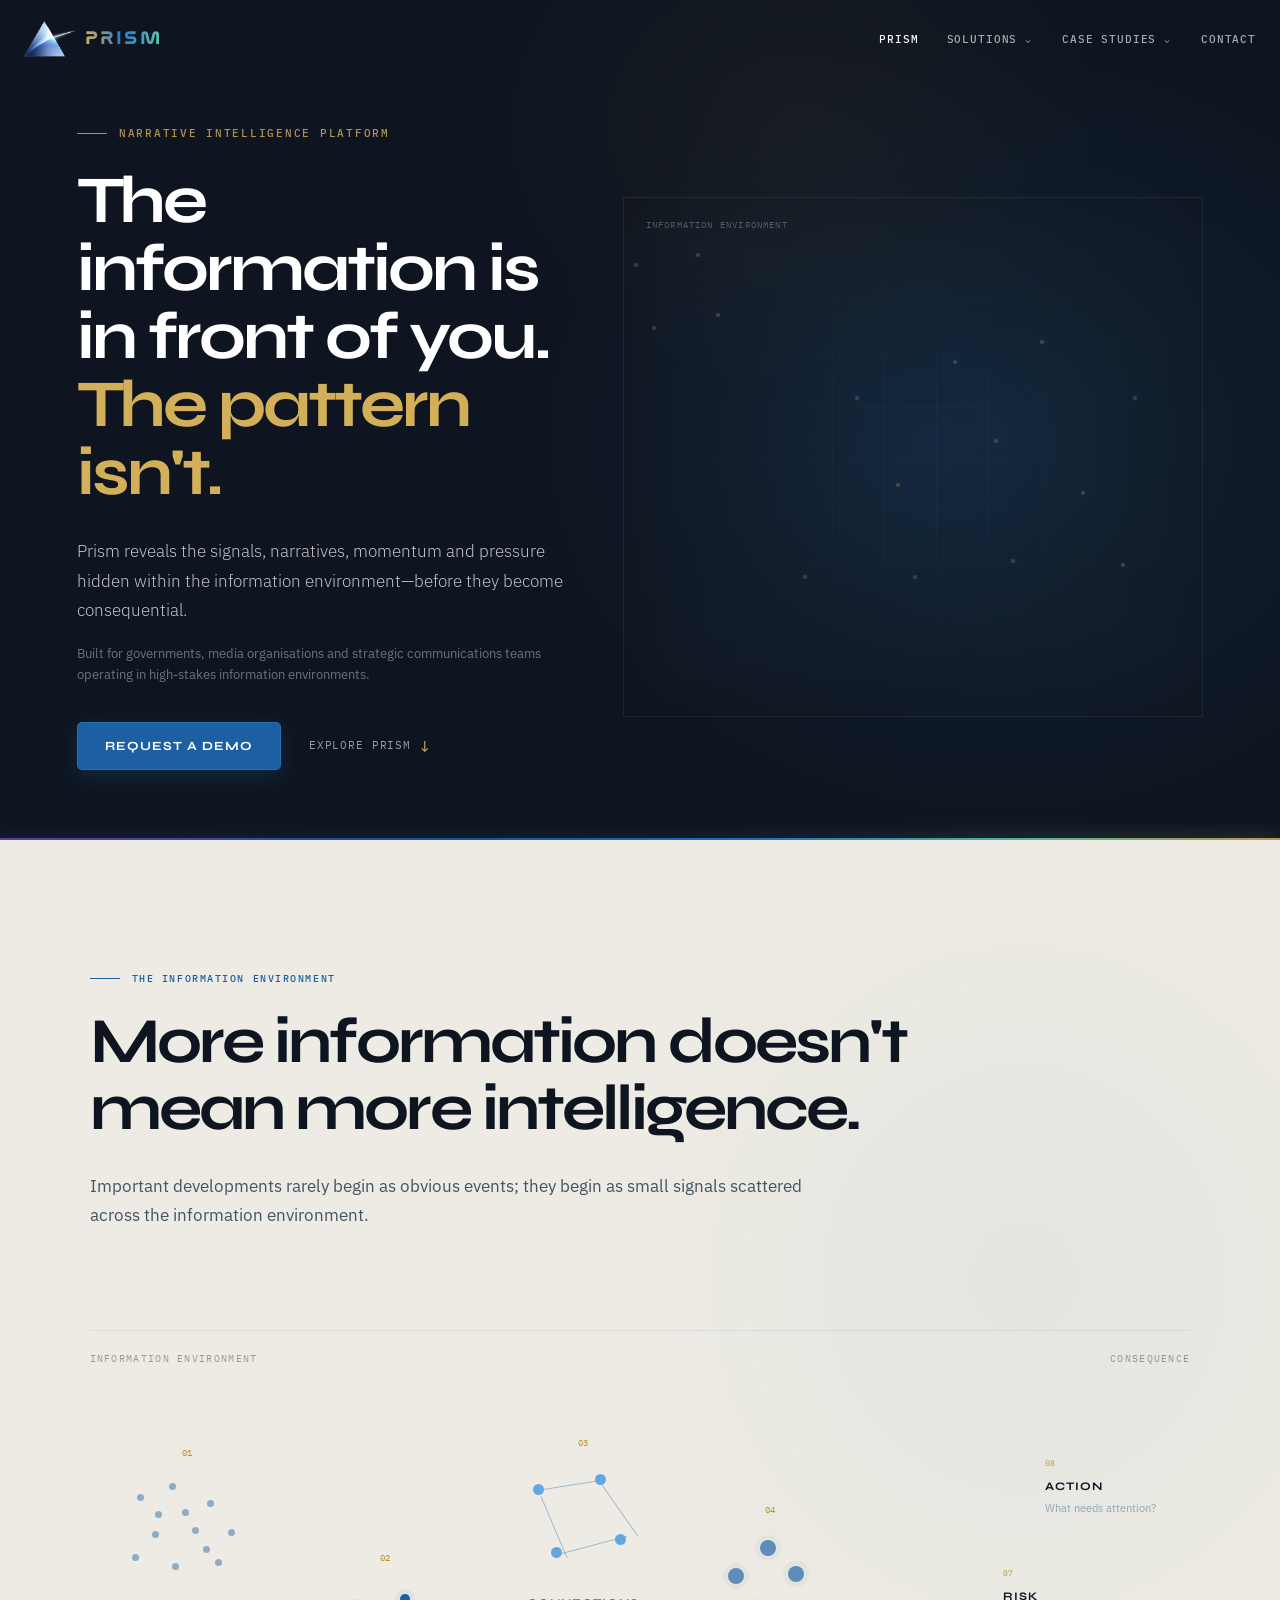
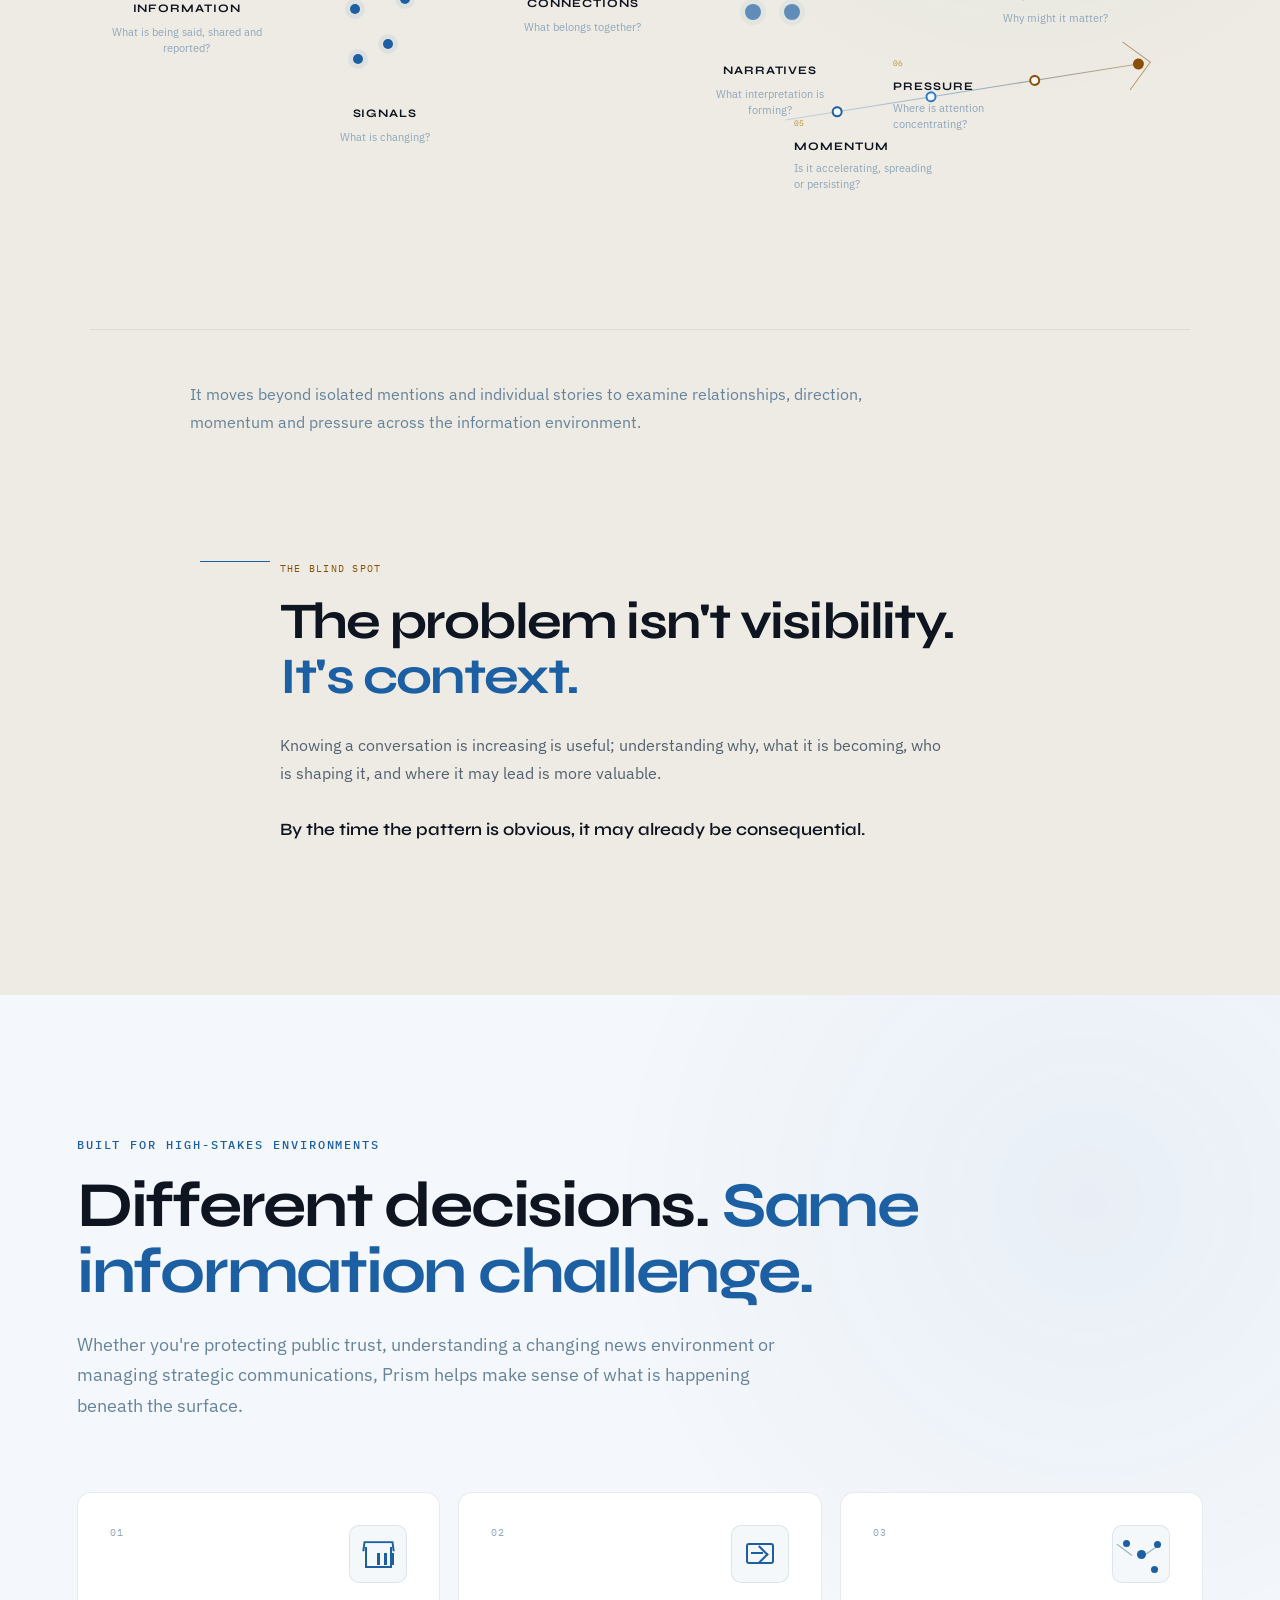
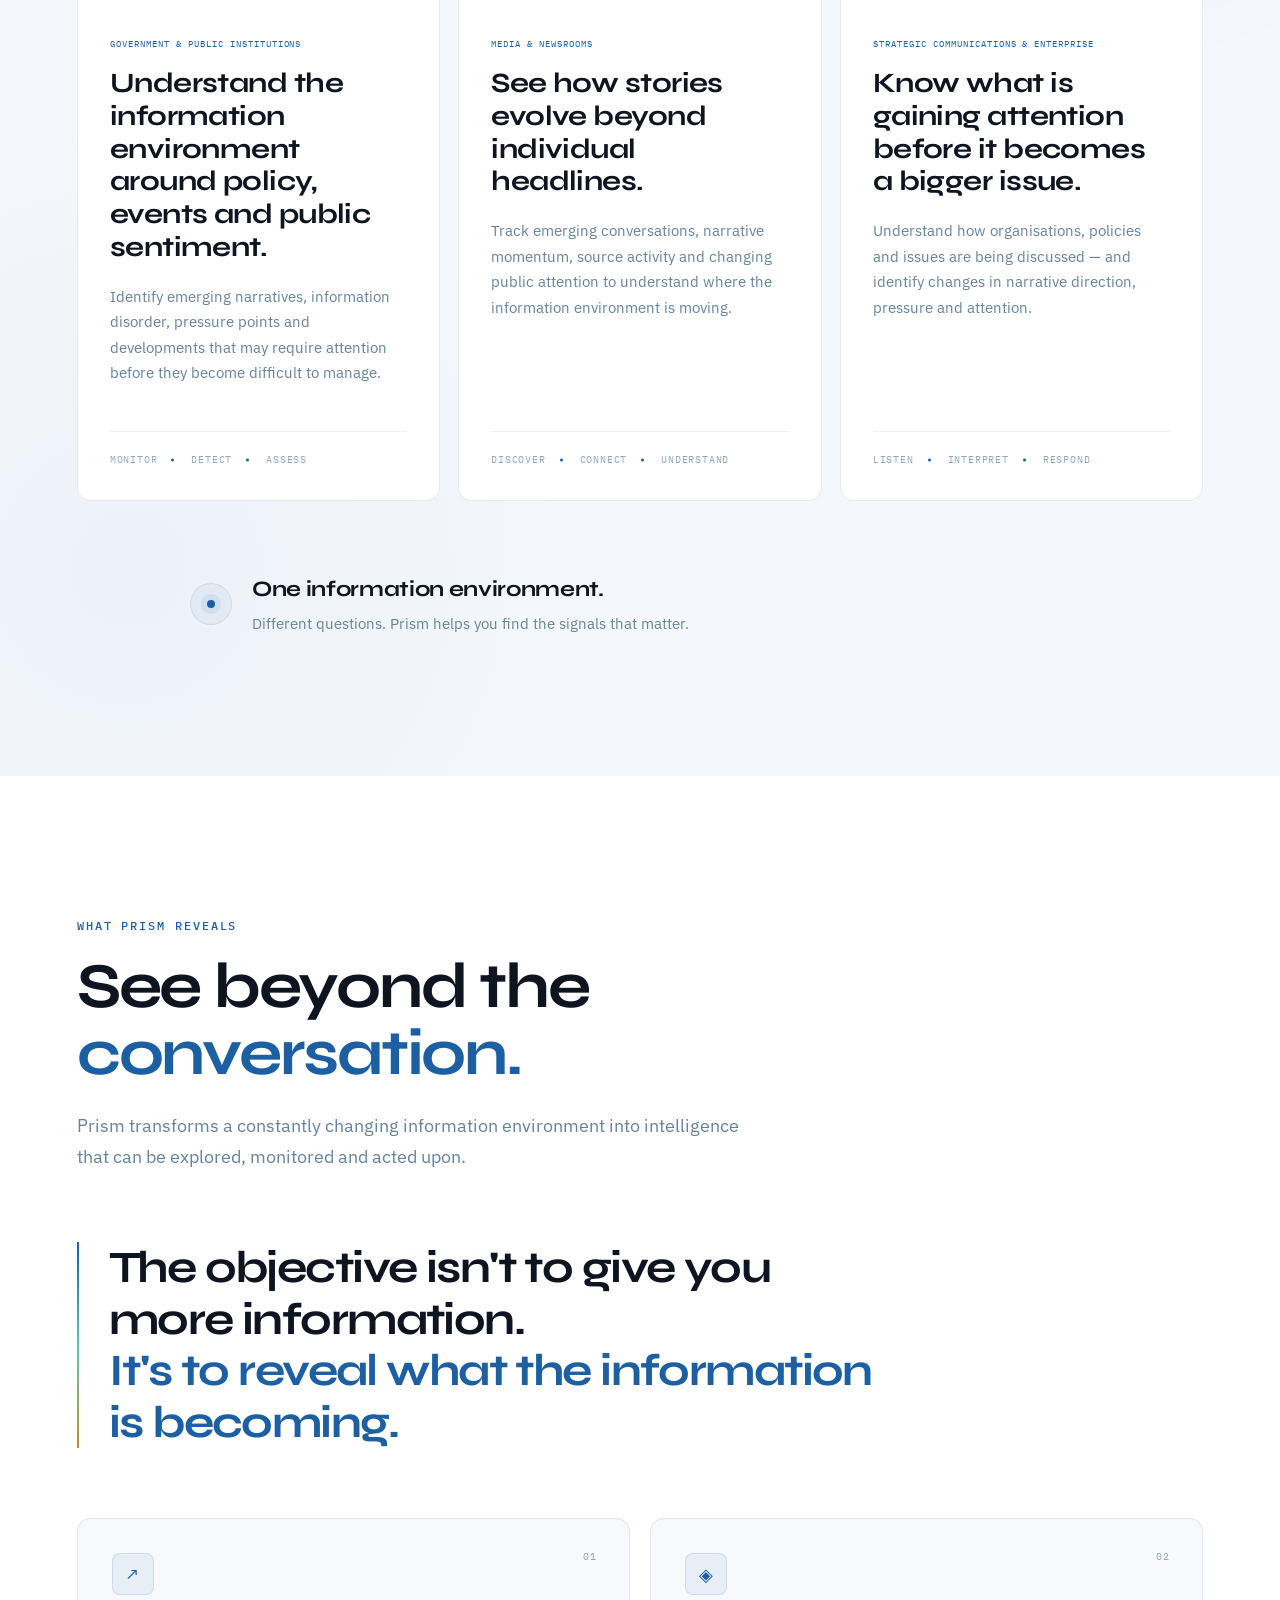
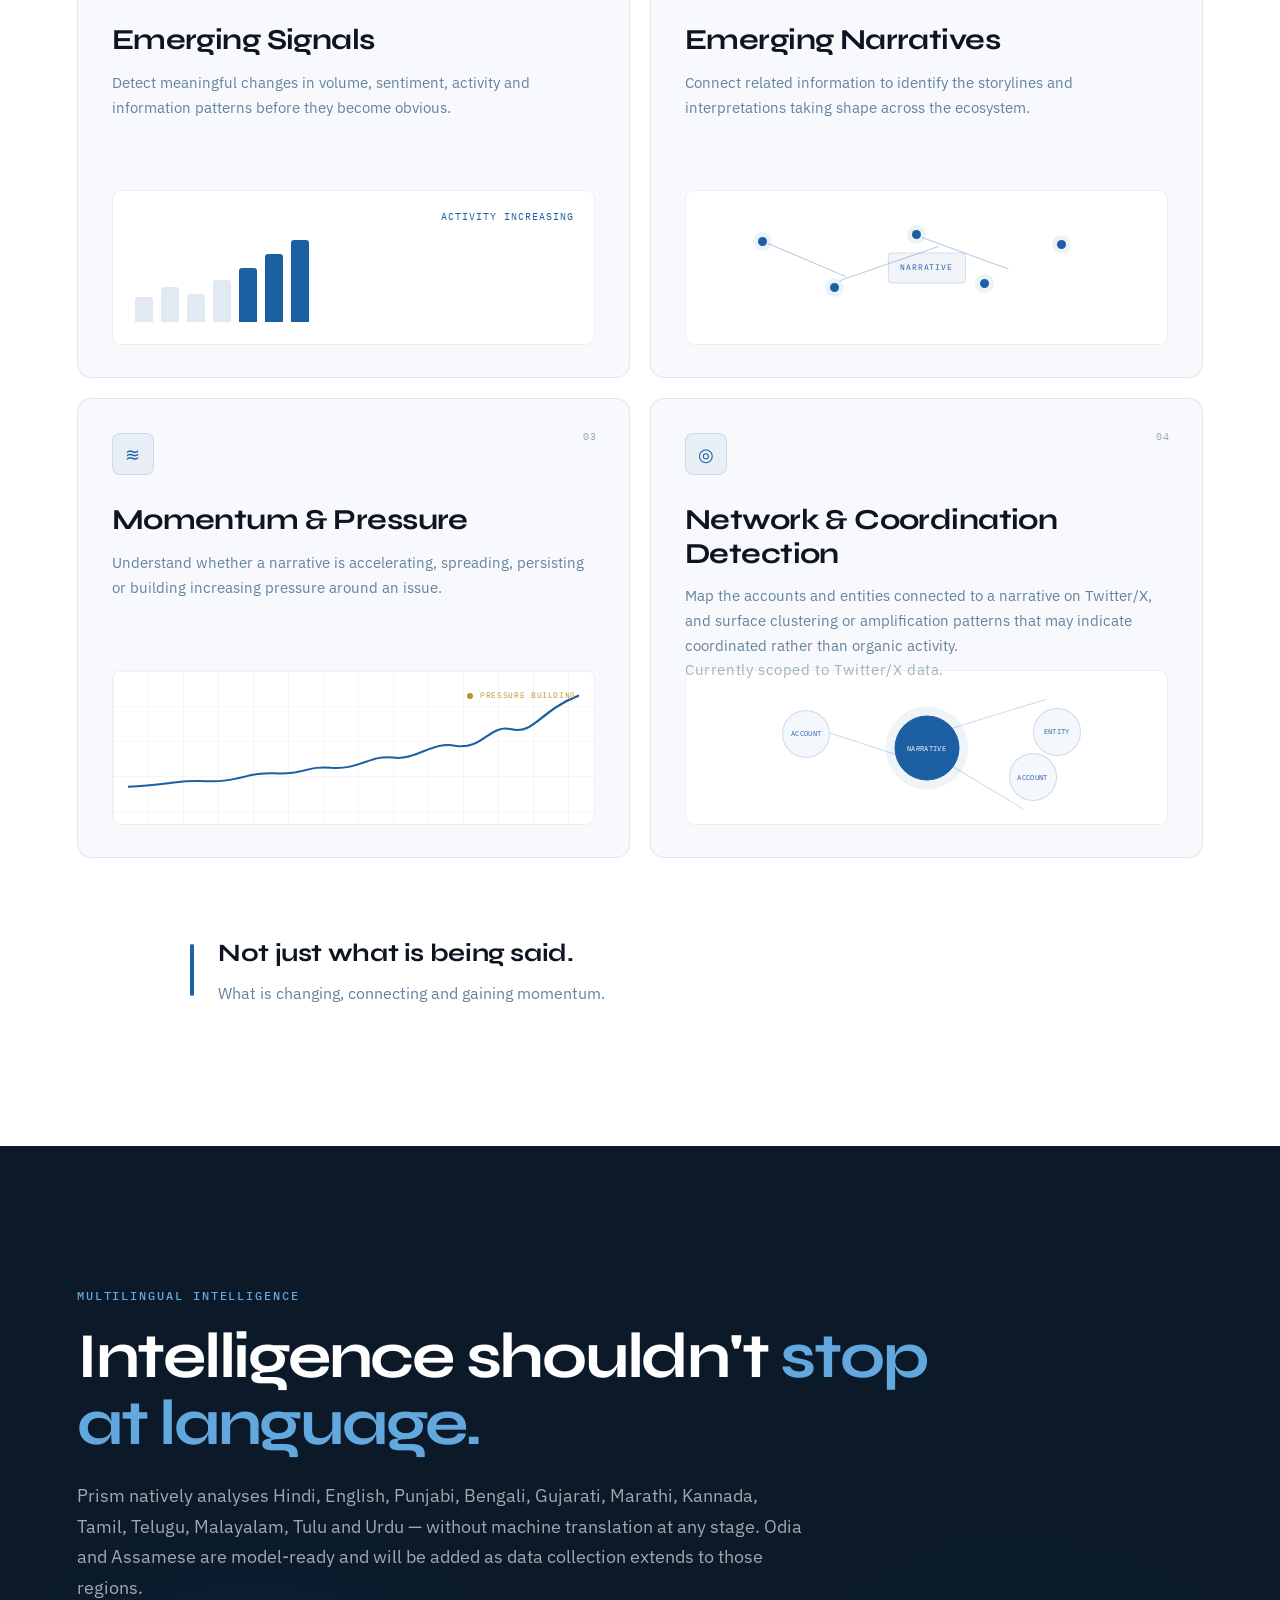
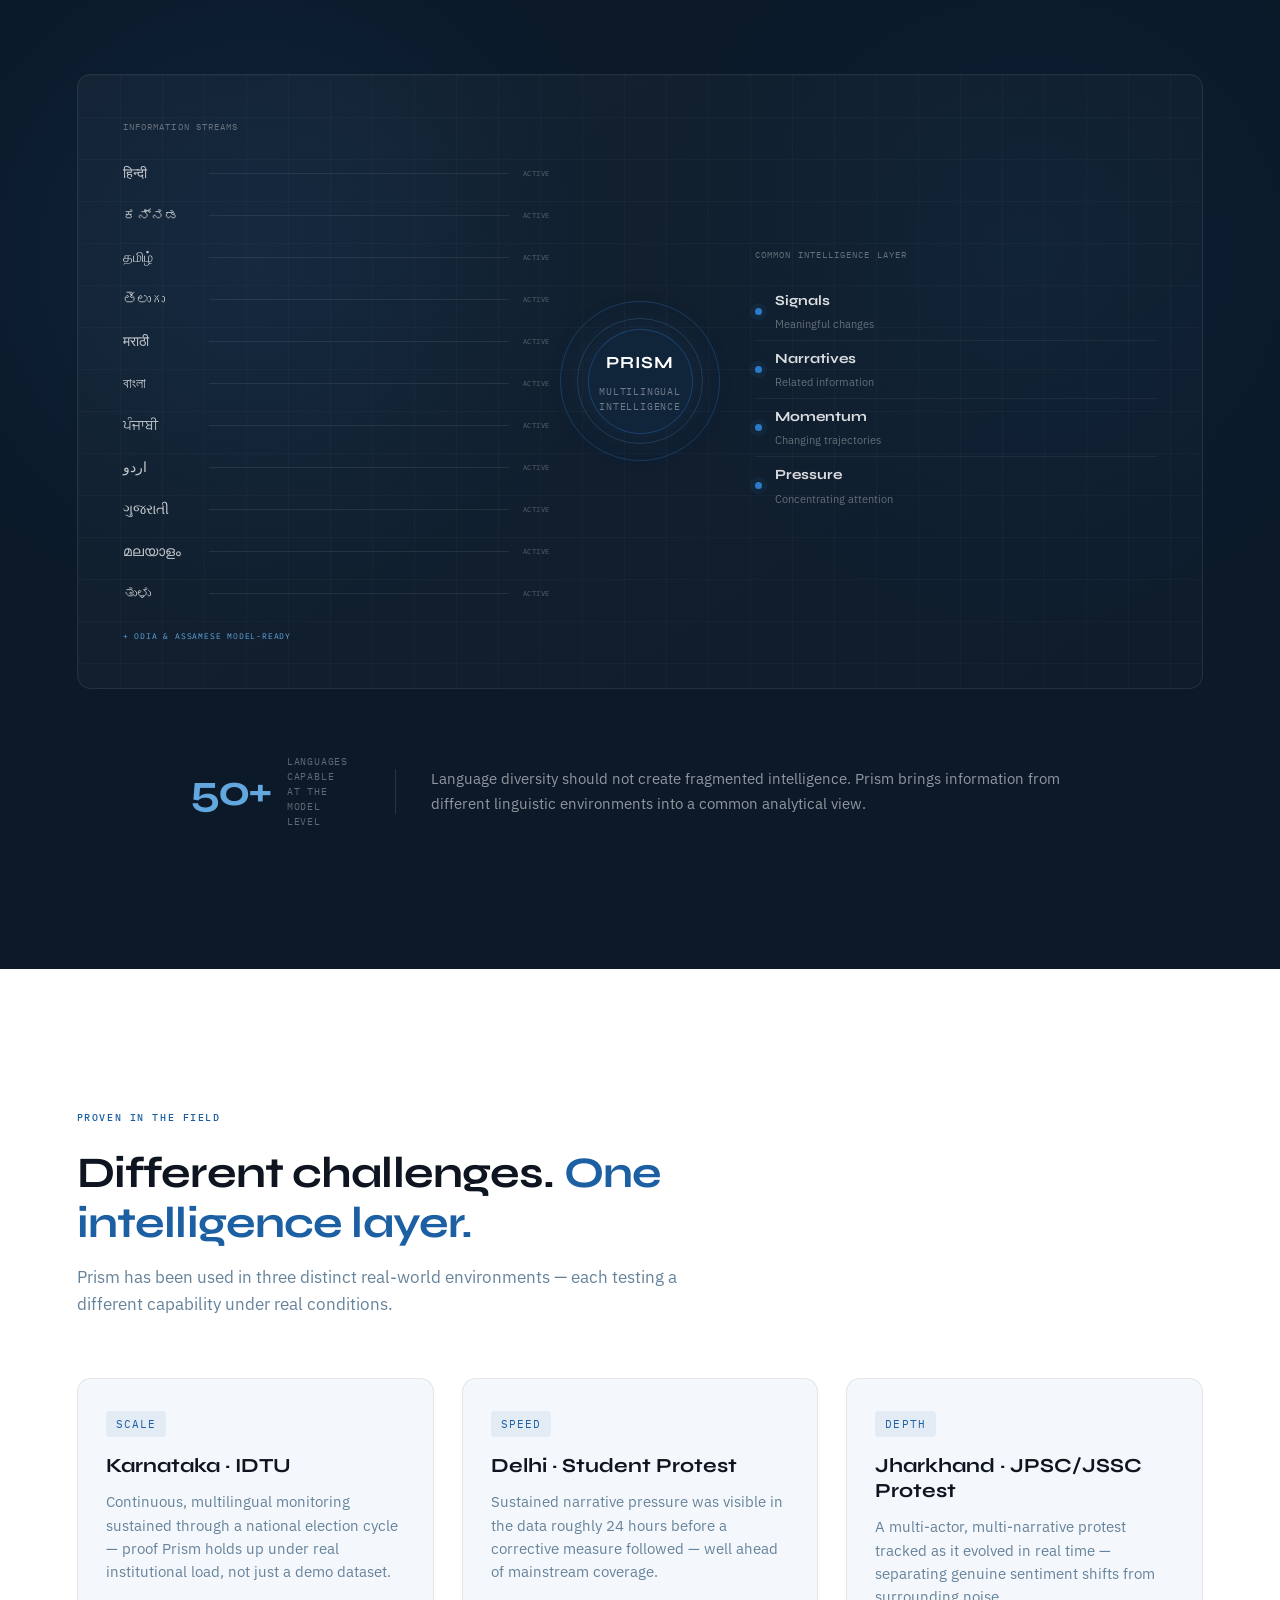
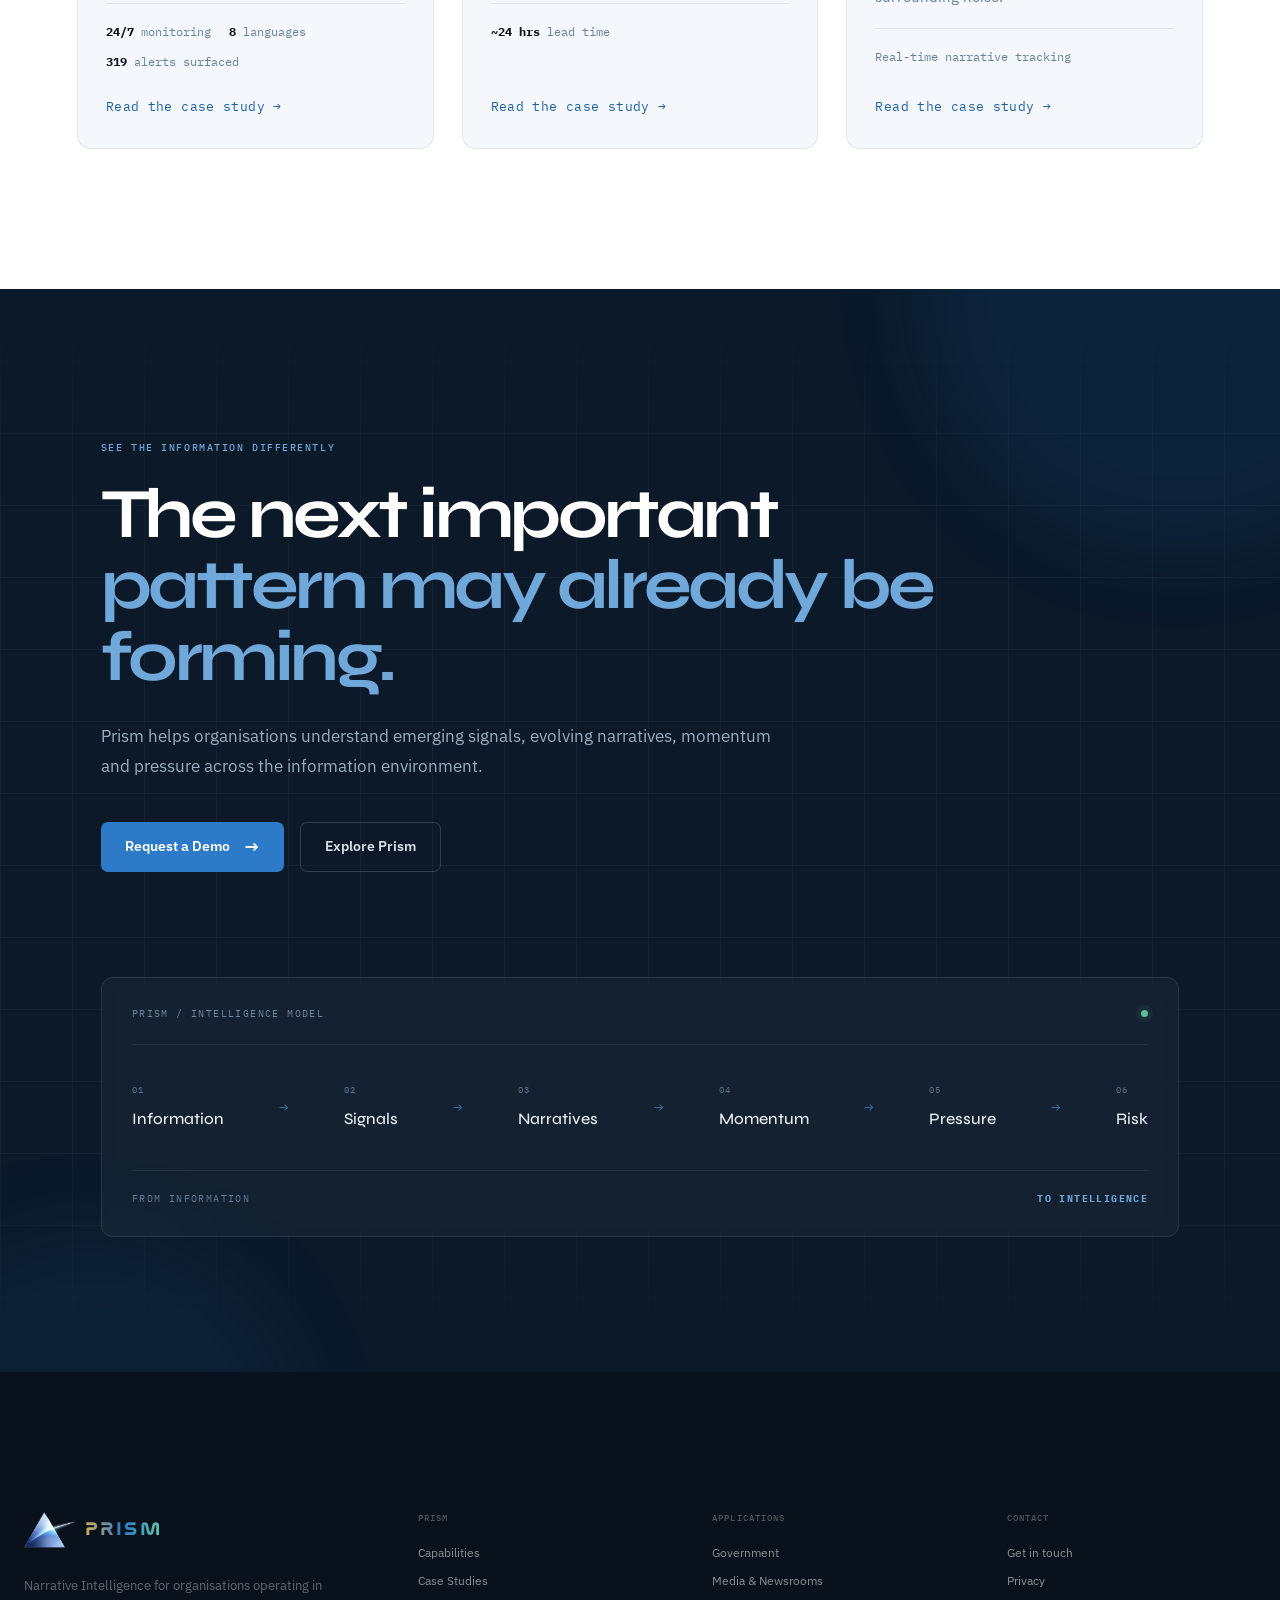
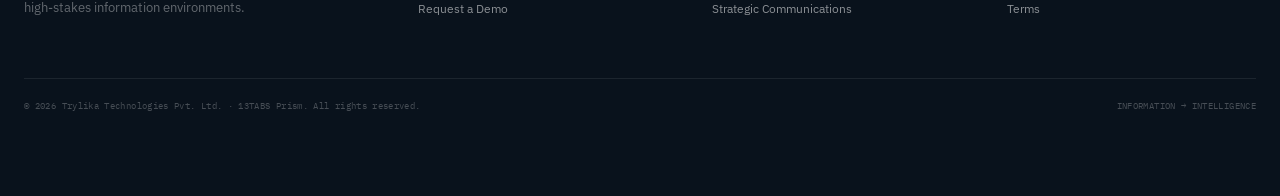
<file: index.html>
<!DOCTYPE html>
<html lang="en" itemscope itemtype="https://schema.org/WebPage">

<head>
    <!-- Google tag (gtag.js) -->
    <script async src="https://www.googletagmanager.com/gtag/js?id=G-66W589RMQ3"></script>
    <script>
    window.dataLayer = window.dataLayer || [];
    function gtag(){dataLayer.push(arguments);}
    gtag('js', new Date());

    gtag('config', 'G-66W589RMQ3');
    </script>

  <meta charset="UTF-8">
  <meta name="viewport" content="width=device-width, initial-scale=1.0">
  <meta name="description" content="Prism is a narrative intelligence platform for governments, media organisations and enterprises — detecting emerging signals, mapping narrative networks and revealing coordinated activity across India's major languages.">
  <title>Prism — Narrative Intelligence Platform | 13TABS</title>
  <link rel="stylesheet" href="assets/css/common.css">
  <link rel="stylesheet" href="assets/css/home.css">

  <!-- Premium font stack: Syne (display) + IBM Plex Sans (body) + IBM Plex Mono (accents) -->
  <link rel="preconnect" href="https://fonts.googleapis.com">
  <link rel="preconnect" href="https://fonts.gstatic.com" crossorigin>
  <link href="https://fonts.googleapis.com/css2?family=Syne:wght@400;600;700;800&family=IBM+Plex+Sans:wght@300;400;500&family=IBM+Plex+Mono:wght@400;500&display=swap" rel="stylesheet">

  <link rel="shortcut icon" href="favicon.ico" type="image/x-icon" />

  <script type="text/javascript">
    function openNav() {
      document.getElementById("mySidenav").style.width = "290px";
    }

    function closeNav() {
      document.getElementById("mySidenav").style.width = "0";
    }
  </script>

  <link rel="canonical" href="https://www.13tabs.com" />
  <script type="application/ld+json">
    {
      "@context": "https://schema.org",
      "@type": "Organization",
      "name": "13TABS Prism",
      "legalName": "Trylika Technologies Pvt. Ltd.",
      "url": "https://www.13tabs.com",
      "sameAs": [
        "https://x.com/13tabsPrism"
      ]
    }
  </script>
</head>

<body>

  <header class="hero" role="banner" aria-label="Prism Narrative Intelligence Platform">

<div class="hero-top">
  <a href="/" class="brand" aria-label="13TABS Prism">
    <img src="assets/icons/brand/prism-logo.png" alt="13TABS Prism" class="brand-logo">
    <span class="brand-name">PRISM</span>
  </a>

  <nav class="main-nav" aria-label="Primary navigation">
    <a href="/" class="nav-link active">Prism</a>

    <div class="nav-dropdown">
      <button class="nav-link dropdown-toggle" type="button" aria-expanded="false">
        Solutions <span class="nav-chevron">⌄</span>
      </button>
      <div class="dropdown-menu">
        <a href="solutions/government.html">Government</a>
        <a href="solutions/media.html">Media</a>
        <a href="solutions/enterprise.html">Enterprise</a>
      </div>
    </div>

    <div class="nav-dropdown">
      <button class="nav-link dropdown-toggle" type="button" aria-expanded="false">
        Case Studies <span class="nav-chevron">⌄</span>
      </button>
      <div class="dropdown-menu">
        <a href="case-studies/karnataka-idtu.html">Karnataka IDTU</a>
        <a href="case-studies/delhi-student-protest.html">Delhi Student Protest</a>
        <a href="case-studies/jharkhand-information-environment.html">Jharkhand Information Environment</a>
        <a href="case-studies/starlink-jio.html">Starlink, Jio &amp; Reliance</a>
      </div>
    </div>

    <a href="contact.html" class="nav-link">Contact</a>
  </nav>

  <button class="mobile-menu-btn" type="button" aria-label="Open navigation" aria-expanded="false">
    <span></span><span></span><span></span>
  </button>
</div>

    <div class="hero-content">

      <div class="hero-copy">

        <div class="hero-eyebrow">
          <span class="eyebrow-line"></span>
          NARRATIVE INTELLIGENCE PLATFORM
        </div>

        <h1>
          The information is in front of you.<br>
          <span>The pattern isn't.</span>
        </h1>

        <p class="hero-description">
          Prism reveals the signals, narratives, momentum and pressure
          hidden within the information environment&mdash;before they
          become consequential.
        </p>

        <p class="hero-audience">
          Built for governments, media organisations and strategic
          communications teams operating in high-stakes information
          environments.
        </p>

        <div class="hero-actions">
          <a class="hero-primary-cta"
            href="contact.html">
            Request a Demo
          </a>

          <a class="hero-secondary-cta" href="#prism">
            Explore Prism
            <span>&darr;</span>
          </a>
        </div>

      </div>

      <!-- Prism Intelligence Field -->
      <div class="hero-visual" aria-hidden="true">

        <div class="intelligence-field">

          <div class="field-label field-label-top">
            INFORMATION ENVIRONMENT
          </div>

          <div class="network">

            <!-- ambient information nodes -->
            <span class="node n1"></span>
            <span class="node n2"></span>
            <span class="node n3"></span>
            <span class="node n4"></span>
            <span class="node n5"></span>
            <span class="node n6"></span>
            <span class="node n7"></span>
            <span class="node n8"></span>
            <span class="node n9"></span>
            <span class="node n10"></span>
            <span class="node n11"></span>
            <span class="node n12"></span>
            <span class="node n13"></span>
            <span class="node n14"></span>
            <span class="node n15"></span>

            <!-- connections -->
            <span class="connection c1"></span>
            <span class="connection c2"></span>
            <span class="connection c3"></span>
            <span class="connection c4"></span>
            <span class="connection c5"></span>
            <span class="connection c6"></span>
            <span class="connection c7"></span>

            <!-- emerging structures -->
            <div class="signal-cluster cluster-one">
              <span></span>
              <span></span>
              <span></span>
              <span></span>
            </div>

            <div class="signal-cluster cluster-two">
              <span></span>
              <span></span>
              <span></span>
            </div>

            <div class="signal-core"></div>

          </div>

          <div class="field-resolution">
            <span>INFORMATION</span>
            <i></i>
            <span>SIGNAL</span>
            <i></i>
            <strong>NARRATIVE</strong>
          </div>

        </div>

      </div>

    </div>

    <div class="hero-spectrum" aria-hidden="true">
      <span></span>
    </div>

  </header>

  <!-- =========================================================
      SECTION 2 — THE IDEA (merged: information environment + intelligence model)
      ========================================================= -->

  <section id="prism" class="information-section" aria-labelledby="information-title">

    <div class="information-intro">

      <div class="section-eyebrow">
        <span class="section-eyebrow-line"></span>
        THE INFORMATION ENVIRONMENT
      </div>

      <h2 id="information-title">
        More information doesn't mean more intelligence.
      </h2>

      <p class="information-lead">
        Important developments rarely begin as obvious events; they begin as small signals scattered across the information environment.
      </p>

    </div>



    <div class="intelligence-map" aria-label="Prism intelligence process">

      <div class="map-label map-label-left">
        INFORMATION ENVIRONMENT
      </div>

      <div class="map-label map-label-right">
        CONSEQUENCE
      </div>


      <!-- INFORMATION -->

      <div class="intelligence-stage stage-information">

        <span class="stage-index">01</span>

        <div class="information-nodes">
          <span></span>
          <span></span>
          <span></span>
          <span></span>
          <span></span>
          <span></span>
          <span></span>
          <span></span>
          <span></span>
          <span></span>
          <span></span>
          <span></span>
        </div>

        <strong>INFORMATION</strong>
        <small>What is being said, shared and reported?</small>

      </div>


      <!-- SIGNALS -->

      <div class="intelligence-stage stage-signals">

        <span class="stage-index">02</span>

        <div class="signal-points">
          <span></span>
          <span></span>
          <span></span>
          <span></span>
        </div>

        <strong>SIGNALS</strong>
        <small>What is changing?</small>

      </div>


      <!-- CONNECTIONS -->

      <div class="intelligence-stage stage-connections">

        <span class="stage-index">03</span>

        <div class="connection-network">
          <span class="network-node n1"></span>
          <span class="network-node n2"></span>
          <span class="network-node n3"></span>
          <span class="network-node n4"></span>

          <span class="network-line l1"></span>
          <span class="network-line l2"></span>
          <span class="network-line l3"></span>
          <span class="network-line l4"></span>
        </div>

        <strong>CONNECTIONS</strong>
        <small>What belongs together?</small>

      </div>


      <!-- NARRATIVE -->

      <div class="intelligence-stage stage-narrative">

        <span class="stage-index">04</span>

        <div class="narrative-cluster-dots">
          <span></span>
          <span></span>
          <span></span>
          <span></span>
          <span></span>
        </div>

        <strong>NARRATIVES</strong>
        <small>What interpretation is forming?</small>

      </div>


      <!-- TRAJECTORY -->

      <div class="trajectory-line">

        <span class="trajectory-point point-momentum"></span>
        <span class="trajectory-point point-pressure"></span>
        <span class="trajectory-point point-risk"></span>
        <span class="trajectory-point point-action"></span>

        <span class="trajectory-segment segment-1"></span>
        <span class="trajectory-segment segment-2"></span>
        <span class="trajectory-segment segment-3"></span>

      </div>


      <div class="trajectory-label label-momentum">
        <span>05</span>
        <strong>MOMENTUM</strong>
        <small>Is it accelerating, spreading or persisting?</small>
      </div>

      <div class="trajectory-label label-pressure-stage">
        <span>06</span>
        <strong>PRESSURE</strong>
        <small>Where is attention concentrating?</small>
      </div>

      <div class="trajectory-label label-risk">
        <span>07</span>
        <strong>RISK</strong>
        <small>Why might it matter?</small>
      </div>

      <div class="trajectory-label label-action">
        <span>08</span>
        <strong>ACTION</strong>
        <small>What needs attention?</small>
      </div>

    </div>


    <!-- ───────────── EXPLANATION ───────────── -->


    <div class="intelligence-copy">

      <p>
        It moves beyond isolated mentions and individual stories to examine
        relationships, direction, momentum and pressure across the information
        environment.
      </p>

    </div>

    <div class="information-conclusion">

      <span class="conclusion-line"></span>

      <div>
        <span class="conclusion-eyebrow">THE BLIND SPOT</span>

        <h3>
          The problem isn't visibility.<br>
          <span>It's context.</span>
        </h3>

        <p>
          Knowing a conversation is increasing is useful; understanding
          why, what it is becoming, who is shaping it, and where it may
          lead is more valuable.
        </p>

        <p class="conclusion-final">
          By the time the pattern is obvious, it may already be consequential.
        </p>
      </div>
    </div>

  </section>

    <!-- =========================================================
      SECTION 3 — WHO USES PRISM
      ========================================================= -->

  <section id="prism-environments" class="prism-environments-section">

      <div class="prism-environments-container">

          <!-- Header -->
          <div class="prism-environments-header reveal">

              <div class="section-eyebrow">
                  BUILT FOR HIGH-STAKES ENVIRONMENTS
              </div>

              <h2>
                  Different decisions.
                  <span>Same information challenge.</span>
              </h2>

              <p>
                  Whether you're protecting public trust, understanding a
                  changing news environment or managing strategic communications,
                  Prism helps make sense of what is happening beneath the surface.
              </p>

          </div>


          <!-- Environment Cards -->
          <div class="environment-grid">


              <!-- Government -->
              <article class="environment-card reveal" id="government" onclick="window.location.href='solutions/government.html';" style="cursor: pointer;">

                  <div class="environment-card-top">

                      <span class="environment-number">
                          01
                      </span>

                      <div class="environment-icon government-icon">
                          <span></span>
                      </div>

                  </div>

                  <div class="environment-content">

                      <div class="environment-label">
                          GOVERNMENT & PUBLIC INSTITUTIONS
                      </div>

                      <h3>
                          Understand the information environment
                          around policy, events and public sentiment.
                      </h3>

                      <p>
                          Identify emerging narratives, information disorder,
                          pressure points and developments that may require
                          attention before they become difficult to manage.
                      </p>

                  </div>

                  <div class="environment-footer">

                      <span>MONITOR</span>
                      <span>DETECT</span>
                      <span>ASSESS</span>

                  </div>

              </article>


              <!-- Media -->
              <article class="environment-card reveal" id="media" onclick="window.location.href='solutions/media.html';" style="cursor: pointer;">

                  <div class="environment-card-top">

                      <span class="environment-number">
                          02
                      </span>

                      <div class="environment-icon media-icon">
                          <span></span>
                      </div>

                  </div>

                  <div class="environment-content">

                      <div class="environment-label">
                          MEDIA & NEWSROOMS
                      </div>

                      <h3>
                          See how stories evolve
                          beyond individual headlines.
                      </h3>

                      <p>
                          Track emerging conversations, narrative momentum,
                          source activity and changing public attention to
                          understand where the information environment is moving.
                      </p>

                  </div>

                  <div class="environment-footer">

                      <span>DISCOVER</span>
                      <span>CONNECT</span>
                      <span>UNDERSTAND</span>

                  </div>

              </article>


              <!-- Strategic Communications -->
              <article class="environment-card reveal" id="enterprise" onclick="window.location.href='solutions/enterprise.html';" style="cursor: pointer;">

                  <div class="environment-card-top">

                      <span class="environment-number">
                          03
                      </span>

                      <div class="environment-icon communications-icon">
                          <span></span>
                      </div>

                  </div>

                  <div class="environment-content">

                      <div class="environment-label">
                          STRATEGIC COMMUNICATIONS & ENTERPRISE
                      </div>

                      <h3>
                          Know what is gaining attention
                          before it becomes a bigger issue.
                      </h3>

                      <p>
                          Understand how organisations, policies and issues
                          are being discussed — and identify changes in narrative
                          direction, pressure and attention.
                      </p>

                  </div>

                  <div class="environment-footer">

                      <span>LISTEN</span>
                      <span>INTERPRET</span>
                      <span>RESPOND</span>

                  </div>

              </article>

          </div>


          <!-- Bottom Statement -->
          <div class="environment-bottom reveal">

              <div class="environment-bottom-marker">
                  <span></span>
              </div>

              <div class="environment-bottom-text">

                  <strong>
                      One information environment.
                  </strong>

                  <span>
                      Different questions. Prism helps you find the signals that matter.
                  </span>

              </div>

          </div>

      </div>

  </section>

    <!-- =========================================================
      SECTION 4 — WHAT PRISM REVEALS (capabilities)
      ========================================================= -->

  <section id="prism-reveals" class="prism-reveals-section">

      <div class="prism-reveals-container">

          <!-- Header -->
          <div class="prism-reveals-header reveal">

              <div class="section-eyebrow">
                  WHAT PRISM REVEALS
              </div>

              <h2>
                  See beyond the
                  <span>conversation.</span>
              </h2>

              <p>
                  Prism transforms a constantly changing information environment
                  into intelligence that can be explored, monitored and acted upon.
              </p>

              <div class="intelligence-statement">
                  <span class="statement-line"></span>

                  <h3>
                      The objective isn't to give you more information.
                      <br>
                      <span>It's to reveal what the information is becoming.</span>
                  </h3>
              </div>

          </div>


          <!-- Intelligence Grid -->
          <div class="reveal-grid">


              <!-- Emerging Signals -->
              <article class="reveal-card reveal">

                  <div class="reveal-card-number">
                      01
                  </div>

                  <div class="reveal-card-icon signal-icon">
                      ↗
                  </div>

                  <h3>
                      Emerging Signals
                  </h3>

                  <p>
                      Detect meaningful changes in volume, sentiment, activity
                      and information patterns before they become obvious.
                  </p>

                  <div class="reveal-visual signal-visual">

                      <div class="signal-bars">
                          <span></span>
                          <span></span>
                          <span></span>
                          <span></span>
                          <span class="signal-active"></span>
                          <span class="signal-active"></span>
                          <span class="signal-active"></span>
                      </div>

                      <div class="signal-label">
                          ACTIVITY INCREASING
                      </div>

                  </div>

              </article>


              <!-- Narratives -->
              <article class="reveal-card reveal">

                  <div class="reveal-card-number">
                      02
                  </div>

                  <div class="reveal-card-icon narrative-icon">
                      ◈
                  </div>

                  <h3>
                      Emerging Narratives
                  </h3>

                  <p>
                      Connect related information to identify the storylines
                      and interpretations taking shape across the ecosystem.
                  </p>

                  <div class="reveal-visual narrative-visual">

                      <div class="narrative-node node-a"></div>
                      <div class="narrative-node node-b"></div>
                      <div class="narrative-node node-c"></div>
                      <div class="narrative-node node-d"></div>
                      <div class="narrative-node node-e"></div>

                      <div class="narrative-connection connection-a"></div>
                      <div class="narrative-connection connection-b"></div>
                      <div class="narrative-connection connection-c"></div>

                      <div class="narrative-cluster">
                          NARRATIVE
                      </div>

                  </div>

              </article>


              <!-- Momentum & Pressure -->
              <article class="reveal-card reveal">

                  <div class="reveal-card-number">
                      03
                  </div>

                  <div class="reveal-card-icon momentum-icon">
                      ≋
                  </div>

                  <h3>
                      Momentum & Pressure
                  </h3>

                  <p>
                      Understand whether a narrative is accelerating, spreading,
                      persisting or building increasing pressure around an issue.
                  </p>

                  <div class="reveal-visual momentum-visual">

                      <div class="momentum-grid"></div>

                      <svg
                          class="momentum-chart"
                          viewBox="0 0 400 150"
                          preserveAspectRatio="none"
                          aria-hidden="true"
                      >
                          <path
                              d="M0 128
                                C35 126 45 119 70 121
                                C95 123 108 109 130 111
                                C155 113 160 101 180 104
                                C205 107 215 87 235 91
                                C255 95 270 70 290 76
                                C315 82 320 48 340 55
                                C360 62 365 31 400 12"
                          />
                      </svg>

                      <div class="momentum-marker">
                          <span></span>
                          PRESSURE BUILDING
                      </div>

                  </div>

              </article>


              <!-- Network & Coordination Detection -->
              <article class="reveal-card reveal">

                  <div class="reveal-card-number">
                      04
                  </div>

                  <div class="reveal-card-icon actors-icon">
                      ◎
                  </div>

                  <h3>
                      Network &amp; Coordination Detection
                  </h3>

                  <p>
                      Map the accounts and entities connected to a narrative on
                      Twitter/X, and surface clustering or amplification patterns
                      that may indicate coordinated rather than organic activity.
                  </p>

                  <div class="reveal-visual actors-visual">

                      <div class="actor actor-main">
                          <span>NARRATIVE</span>
                      </div>

                      <div class="actor actor-1">
                          <span>ACCOUNT</span>
                      </div>

                      <div class="actor actor-2">
                          <span>ENTITY</span>
                      </div>

                      <div class="actor actor-3">
                          <span>ACCOUNT</span>
                      </div>

                      <div class="actor-line actor-line-1"></div>
                      <div class="actor-line actor-line-2"></div>
                      <div class="actor-line actor-line-3"></div>

                  </div>

                  <p class="reveal-card-footnote">
                      Currently scoped to Twitter/X data.
                  </p>

              </article>

          </div>


          <!-- Bottom Statement -->
          <div class="reveal-bottom reveal">

              <div class="reveal-bottom-line"></div>

              <div>
                  <strong>
                      Not just what is being said.
                  </strong>

                  <span>
                      What is changing, connecting and gaining momentum.
                  </span>
              </div>

          </div>

      </div>

  </section>

    <!-- =========================================================
      SECTION 5 — MULTILINGUAL INTELLIGENCE
      ========================================================= -->

  <section id="multilingual-intelligence" class="multilingual-section">

      <div class="multilingual-container">

          <!-- Header -->
          <div class="multilingual-header reveal">

              <div class="section-eyebrow">
                  MULTILINGUAL INTELLIGENCE
              </div>

              <h2>
                  Intelligence shouldn't
                  <span>stop at language.</span>
              </h2>

              <p>
                  Prism natively analyses Hindi, English, Punjabi, Bengali,
                  Gujarati, Marathi, Kannada, Tamil, Telugu, Malayalam, Tulu
                  and Urdu &mdash; without machine translation at any stage.
                  Odia and Assamese are model-ready and will be added as
                  data collection extends to those regions.
              </p>

          </div>


          <!-- Main Visual -->
          <div class="language-intelligence-panel reveal">

              <!-- Left: Language Field -->
              <div class="language-field">

                  <div class="language-field-label">
                      INFORMATION STREAMS
                  </div>


                  <div class="language-stream stream-1">
                      <span class="language-name">हिन्दी</span>
                      <span class="language-line"></span>
                      <span class="language-status">ACTIVE</span>
                  </div>

                  <div class="language-stream stream-2">
                      <span class="language-name">ಕನ್ನಡ</span>
                      <span class="language-line"></span>
                      <span class="language-status">ACTIVE</span>
                  </div>

                  <div class="language-stream stream-3">
                      <span class="language-name">தமிழ்</span>
                      <span class="language-line"></span>
                      <span class="language-status">ACTIVE</span>
                  </div>

                  <div class="language-stream stream-4">
                      <span class="language-name">తెలుగు</span>
                      <span class="language-line"></span>
                      <span class="language-status">ACTIVE</span>
                  </div>

                  <div class="language-stream stream-5">
                      <span class="language-name">मराठी</span>
                      <span class="language-line"></span>
                      <span class="language-status">ACTIVE</span>
                  </div>

                  <div class="language-stream stream-6">
                      <span class="language-name">বাংলা</span>
                      <span class="language-line"></span>
                      <span class="language-status">ACTIVE</span>
                  </div>

                  <div class="language-stream stream-7">
                      <span class="language-name">ਪੰਜਾਬੀ</span>
                      <span class="language-line"></span>
                      <span class="language-status">ACTIVE</span>
                  </div>

                  <div class="language-stream stream-8">
                      <span class="language-name">اردو</span>
                      <span class="language-line"></span>
                      <span class="language-status">ACTIVE</span>
                  </div>

                  <div class="language-stream stream-9">
                      <span class="language-name">ગુજરાતી</span>
                      <span class="language-line"></span>
                      <span class="language-status">ACTIVE</span>
                  </div>

                  <div class="language-stream stream-10">
                      <span class="language-name">മലയാളം</span>
                      <span class="language-line"></span>
                      <span class="language-status">ACTIVE</span>
                  </div>

                  <div class="language-stream stream-11">
                      <span class="language-name">ತುಳು</span>
                      <span class="language-line"></span>
                      <span class="language-status">ACTIVE</span>
                  </div>


                  <!-- Additional language indicators -->
                  <div class="language-more">
                      + ODIA &amp; ASSAMESE MODEL-READY
                  </div>

              </div>


              <!-- Centre: Intelligence Layer -->
              <div class="language-core">

                  <div class="language-core-orbit orbit-one"></div>
                  <div class="language-core-orbit orbit-two"></div>

                  <div class="language-core-inner">

                      <span class="language-core-brand">
                          PRISM
                      </span>

                      <span class="language-core-label">
                          MULTILINGUAL
                          <br>
                          INTELLIGENCE
                      </span>

                  </div>

              </div>


              <!-- Right: Intelligence Output -->
              <div class="language-output">

                  <div class="language-field-label">
                      COMMON INTELLIGENCE LAYER
                  </div>


                  <div class="language-output-item">

                      <div class="output-bullet"></div>

                      <div>
                          <strong>Signals</strong>
                          <span>Meaningful changes</span>
                      </div>

                  </div>


                  <div class="language-output-item">

                      <div class="output-bullet"></div>

                      <div>
                          <strong>Narratives</strong>
                          <span>Related information</span>
                      </div>

                  </div>


                  <div class="language-output-item">

                      <div class="output-bullet"></div>

                      <div>
                          <strong>Momentum</strong>
                          <span>Changing trajectories</span>
                      </div>

                  </div>


                  <div class="language-output-item">

                      <div class="output-bullet"></div>

                      <div>
                          <strong>Pressure</strong>
                          <span>Concentrating attention</span>
                      </div>

                  </div>

              </div>

          </div>


          <!-- Bottom Statement -->
          <div class="multilingual-bottom reveal">

              <div class="multilingual-stat">

                  <span class="multilingual-stat-number">
                      50+
                  </span>

                  <span class="multilingual-stat-label">
                      LANGUAGES CAPABLE<br>
                      AT THE MODEL LEVEL
                  </span>

              </div>


              <div class="multilingual-divider"></div>


              <p>
                  Language diversity should not create fragmented intelligence.
                  Prism brings information from different linguistic environments
                  into a common analytical view.
              </p>

          </div>

      </div>

  </section>

  <!-- =========================================================
      SECTION 6 — PROOF IN THE FIELD (teaser cards → dedicated pages)
      ========================================================= -->

  <section id="field-proof" class="proof-teaser-section">

      <div class="proof-teaser-container">

          <div class="proof-teaser-header reveal">

              <div class="section-eyebrow">
                  PROVEN IN THE FIELD
              </div>

              <h2>
                  Different challenges.
                  <span>One intelligence layer.</span>
              </h2>

              <p>
                  Prism has been used in three distinct real-world environments —
                  each testing a different capability under real conditions.
              </p>

          </div>

          <div class="proof-teaser-grid">

              <!-- Karnataka — Scale -->
              <article class="proof-teaser-card reveal">
                  <span class="proof-teaser-tag">SCALE</span>
                  <h3>Karnataka · IDTU</h3>
                  <p>
                      Continuous, multilingual monitoring sustained through a
                      national election cycle — proof Prism holds up under
                      real institutional load, not just a demo dataset.
                  </p>
                  <div class="proof-teaser-stats">
                      <span><strong>24/7</strong> monitoring</span>
                      <span><strong>8</strong> languages</span>
                      <span><strong>319</strong> alerts surfaced</span>
                  </div>
                  <a href="case-studies/karnataka-idtu.html" class="proof-teaser-link">
                      Read the case study <span>→</span>
                  </a>
              </article>

              <!-- Delhi — Speed -->
              <article class="proof-teaser-card reveal">
                  <span class="proof-teaser-tag">SPEED</span>
                  <h3>Delhi · Student Protest</h3>
                  <p>
                      Sustained narrative pressure was visible in the data
                      roughly 24 hours before a corrective measure followed —
                      well ahead of mainstream coverage.
                  </p>
                  <div class="proof-teaser-stats">
                      <span><strong>~24 hrs</strong> lead time</span>
                  </div>
                  <a href="case-studies/delhi-student-protest.html" class="proof-teaser-link">
                      Read the case study <span>→</span>
                  </a>
              </article>

              <!-- Jharkhand — Depth -->
              <article class="proof-teaser-card reveal">
                  <span class="proof-teaser-tag">DEPTH</span>
                  <h3>Jharkhand · JPSC/JSSC Protest</h3>
                  <p>
                      A multi-actor, multi-narrative protest tracked as it
                      evolved in real time — separating genuine sentiment
                      shifts from surrounding noise.
                  </p>
                  <div class="proof-teaser-stats">
                      <span>Real-time narrative tracking</span>
                  </div>
                  <a href="case-studies/jharkhand-information-environment.html" class="proof-teaser-link">
                      Read the case study <span>→</span>
                  </a>
              </article>

          </div>

      </div>

  </section>


    <!-- =========================================================
      SECTION 7 — TRUST / CTA / FOOTER
      ========================================================= -->

  <section class="final-cta-section" id="request-demo">

      <div class="final-cta-grid"></div>

      <div class="section-container final-cta-container">

          <div class="final-cta-content">

              <div class="section-eyebrow final-eyebrow">
                  SEE THE INFORMATION DIFFERENTLY
              </div>

              <h2>
                  The next important<br>
                  <span>pattern may already be forming.</span>
              </h2>

              <p>
                  Prism helps organisations understand emerging signals,
                  evolving narratives, momentum and pressure across the
                  information environment.
              </p>

              <div class="final-cta-actions">

                  <a href="contact.html" class="final-primary-btn">
                      Request a Demo
                      <span>→</span>
                  </a>

                  <a href="#prism-reveals" class="final-secondary-btn">
                      Explore Prism
                  </a>

              </div>

          </div>


          <!-- Intelligence Statement -->

          <div class="final-intelligence-card">

              <div class="final-card-top">
                  <span>PRISM / INTELLIGENCE MODEL</span>
                  <span class="final-live-dot"></span>
              </div>

              <div class="final-chain">

                  <div class="chain-item">
                      <span>01</span>
                      <strong>Information</strong>
                  </div>

                  <div class="chain-arrow">→</div>

                  <div class="chain-item">
                      <span>02</span>
                      <strong>Signals</strong>
                  </div>

                  <div class="chain-arrow">→</div>

                  <div class="chain-item">
                      <span>03</span>
                      <strong>Narratives</strong>
                  </div>

                  <div class="chain-arrow">→</div>

                  <div class="chain-item">
                      <span>04</span>
                      <strong>Momentum</strong>
                  </div>

                  <div class="chain-arrow">→</div>

                  <div class="chain-item">
                      <span>05</span>
                      <strong>Pressure</strong>
                  </div>

                  <div class="chain-arrow">→</div>

                  <div class="chain-item">
                      <span>06</span>
                      <strong>Risk</strong>
                  </div>

              </div>

              <div class="final-card-bottom">
                  <span>FROM INFORMATION</span>
                  <strong>TO INTELLIGENCE</strong>
              </div>

          </div>

      </div>

  </section>


  <!-- =========================================================
      FOOTER
      ========================================================= -->

  <footer class="site-footer">

      <div class="section-container">

          <div class="footer-main">

              <!-- Brand -->

              <div class="footer-brand">

                  <a href="/" class="footer-logo">
                      <img src="assets/icons/brand/prism-logo.png" alt="13TABS Prism" class="footer-logo-img">
                      <span class="footer-logo-mark">PRISM</span>
                  </a>

                  <p>
                      Narrative Intelligence for organisations operating
                      in high-stakes information environments.
                  </p>

              </div>


              <!-- Navigation -->

              <div class="footer-column">

                  <h4>PRISM</h4>

                  <a href="#prism-reveals">Capabilities</a>
                  <a href="#field-proof">Case Studies</a>
                  <a href="#request-demo">Request a Demo</a>

              </div>


              <div class="footer-column">

                  <h4>APPLICATIONS</h4>

                  <a href="solutions/government.html">Government</a>
                  <a href="solutions/media.html">Media &amp; Newsrooms</a>
                  <a href="solutions/enterprise.html">Strategic Communications</a>

              </div>


              <div class="footer-column">

                  <h4>CONTACT</h4>

                  <a href="contact.html">Get in touch</a>
                  <a href="privacy.html">Privacy</a>
                  <a href="terms.html">Terms</a>

              </div>

          </div>


          <!-- Footer Bottom -->
          <div class="footer-bottom">
              <span>
                  © 2026 Trylika Technologies Pvt. Ltd. · 13TABS Prism. All rights reserved.
              </span>

              <span class="footer-tagline">
                  INFORMATION → INTELLIGENCE
              </span>
          </div>
      </div>
  </footer>
<script src="assets/js/common.js"></script>
</body>
</html>
</file>
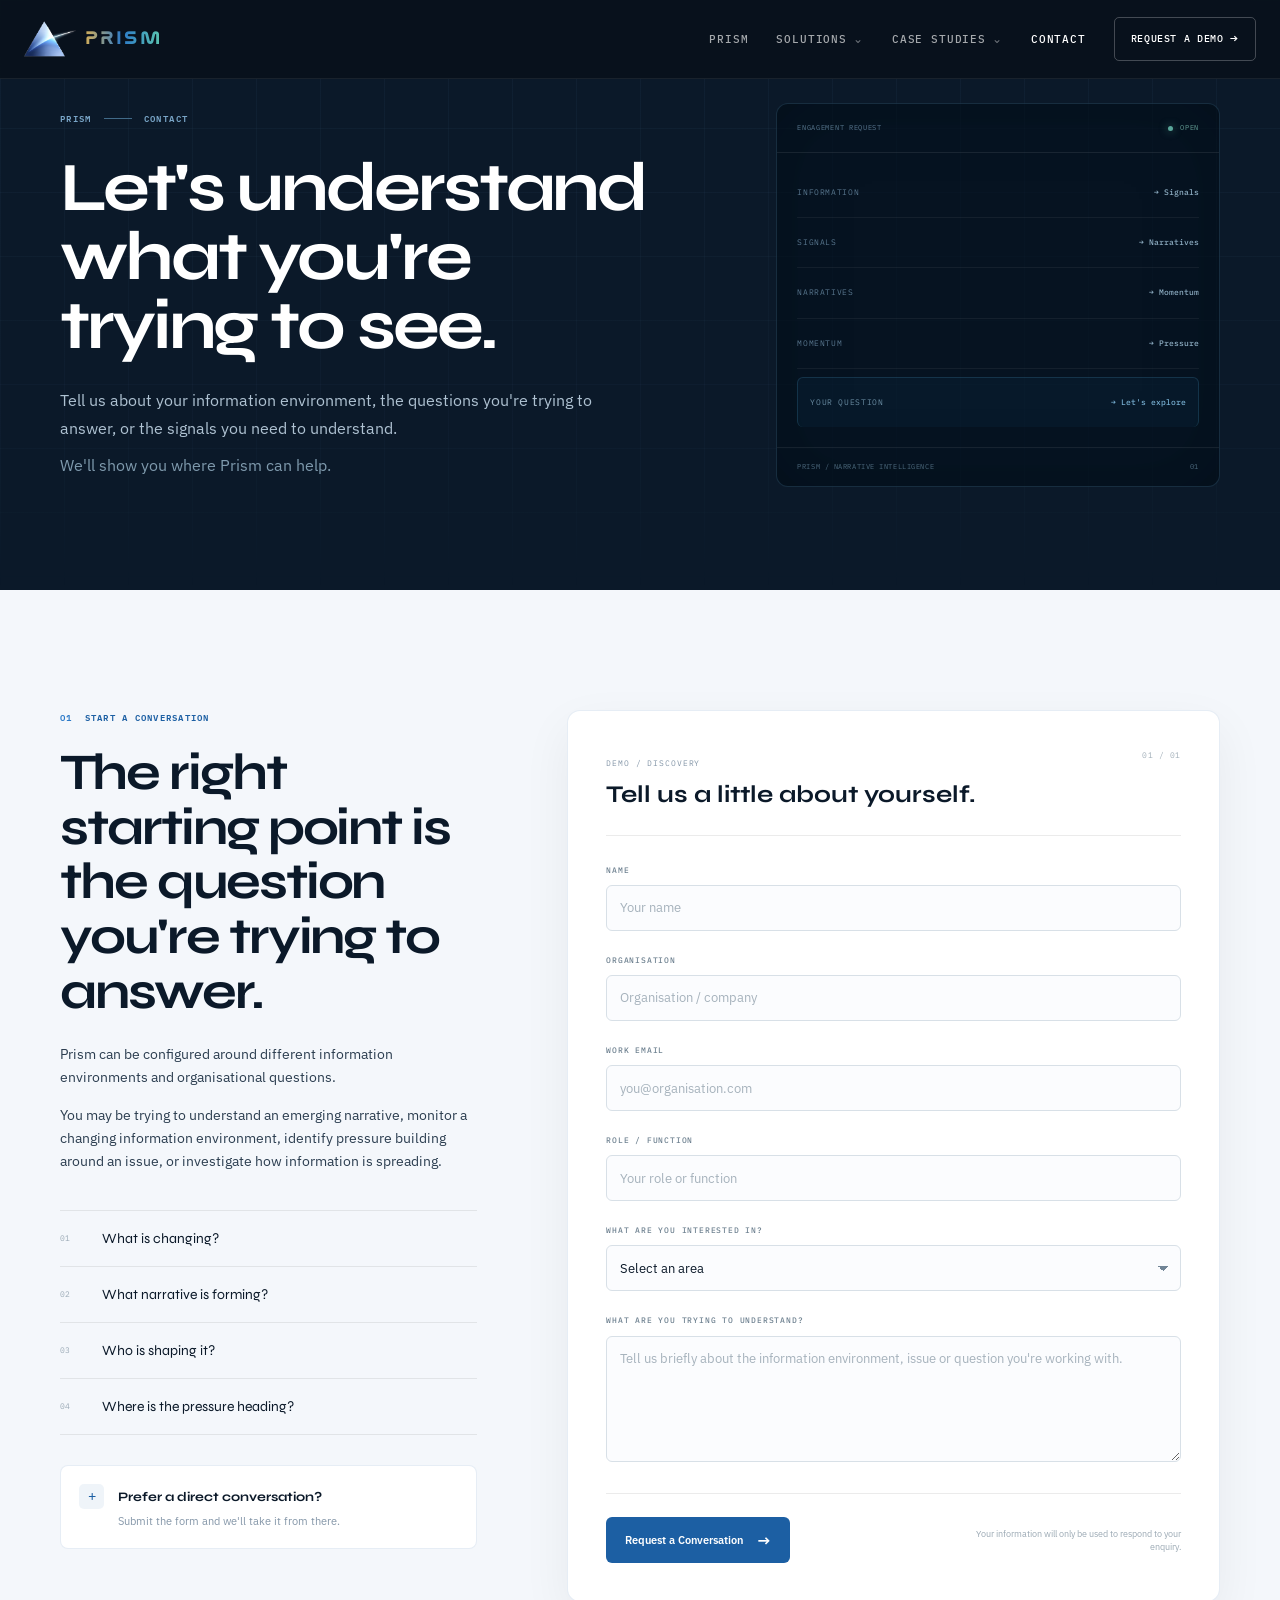
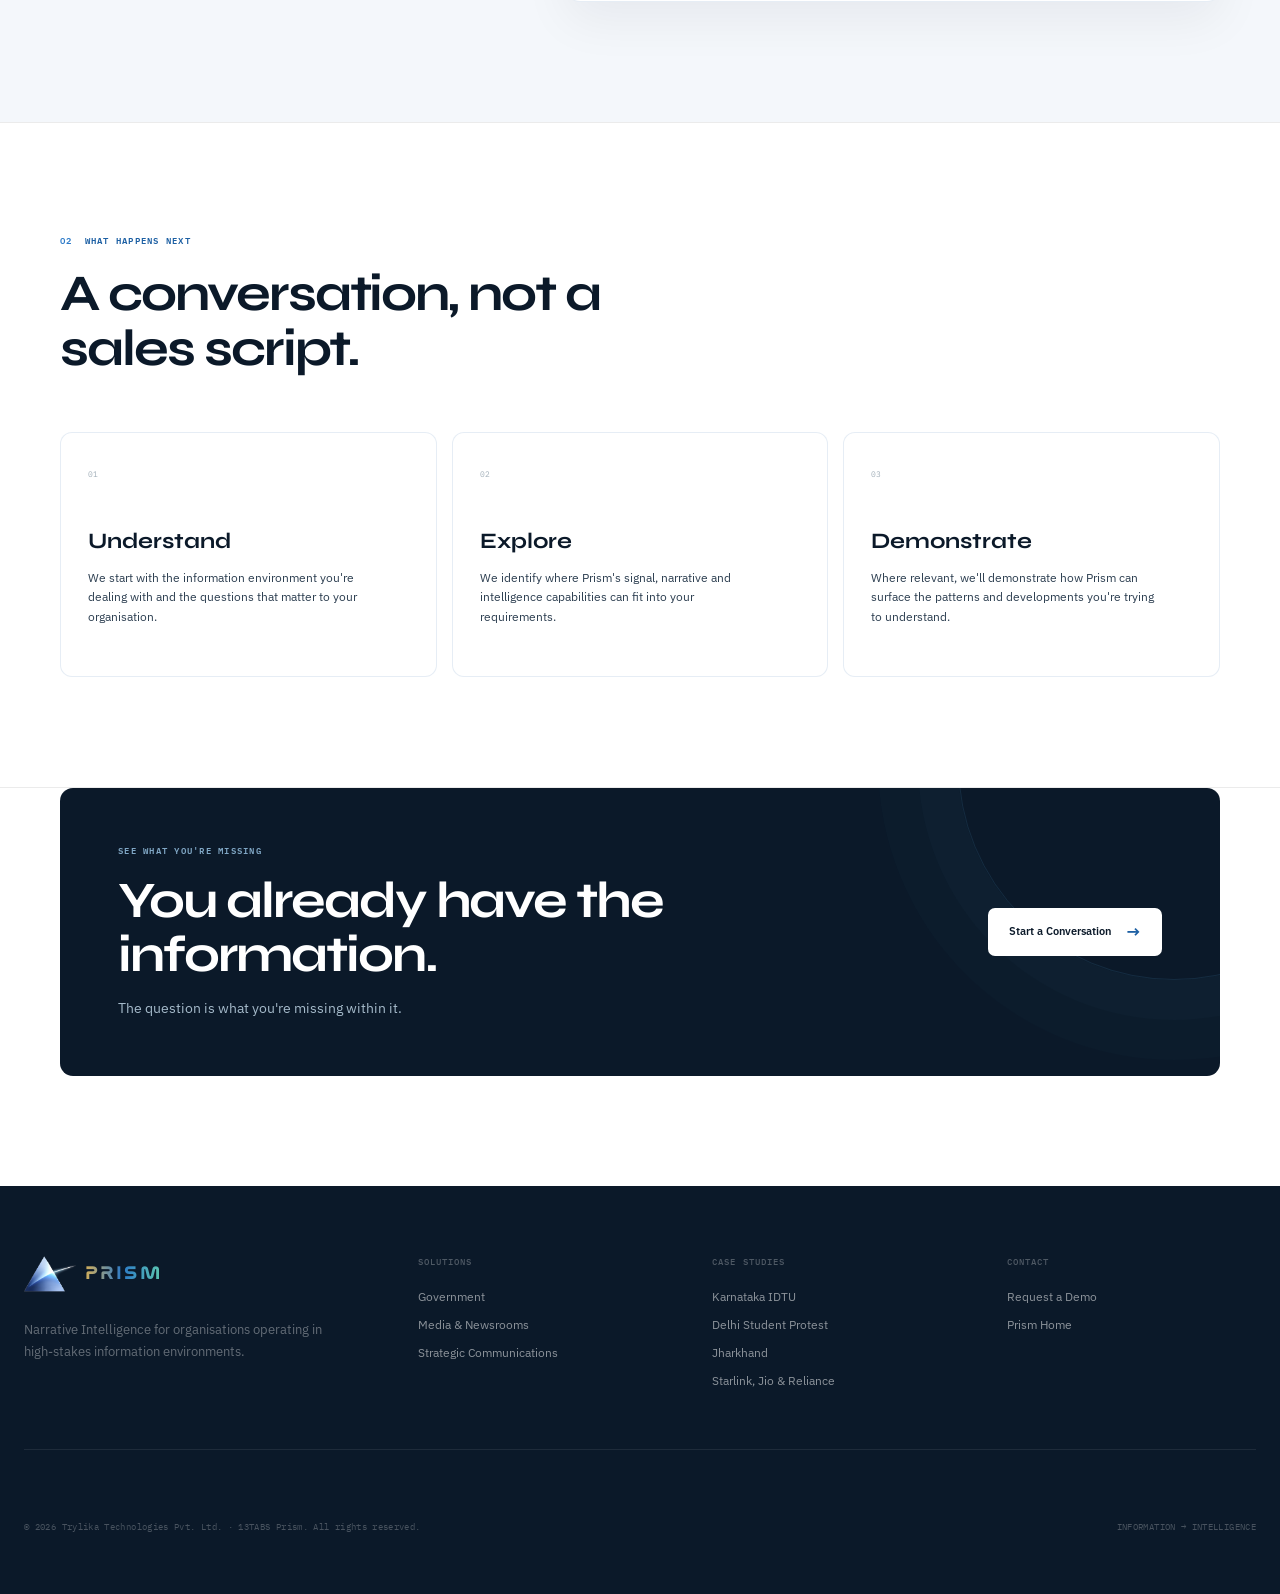
<file: contact.html>
<!DOCTYPE html>
<html lang="en">
<head>

    <!-- Google tag (gtag.js) -->
    <script async src="https://www.googletagmanager.com/gtag/js?id=G-66W589RMQ3"></script>
    <script>
    window.dataLayer = window.dataLayer || [];
    function gtag(){dataLayer.push(arguments);}
    gtag('js', new Date());

    gtag('config', 'G-66W589RMQ3');
    </script>


    <meta charset="UTF-8">

    <meta name="viewport"
          content="width=device-width, initial-scale=1.0">

    <meta name="description"
          content="Contact Prism to explore how narrative intelligence can help your organisation understand signals, narratives, momentum and pressure.">

    <title>Contact Prism | Narrative Intelligence Platform</title>


    <!-- =====================================================
         FONTS
    ====================================================== -->

    <link rel="preconnect"
          href="https://fonts.googleapis.com">

    <link rel="preconnect"
          href="https://fonts.gstatic.com"
          crossorigin>

    <link rel="stylesheet" href="assets/css/common.css">
  <link href="https://fonts.googleapis.com/css2?family=IBM+Plex+Mono:wght@400;500;600&family=IBM+Plex+Sans:wght@400;500;600;700&family=Syne:wght@500;600;700;800&display=swap"
          rel="stylesheet">

    <link rel="shortcut icon" href="favicon.ico">

    <!-- =====================================================
         CONTACT CSS
    ====================================================== -->

    <link rel="stylesheet"
          href="assets/css/contact.css">

</head>


<body>


<!-- =========================================================
     HEADER
========================================================= -->

<header class="site-header">
  <div class="header-inner">
    <a href="/" class="brand" aria-label="13TABS Prism">
      <img src="assets/icons/brand/prism-logo.png" alt="13TABS Prism" class="brand-logo">
      <span class="brand-name">PRISM</span>
    </a>

    <nav class="main-nav" aria-label="Primary navigation">
      <a href="/" class="nav-link">Prism</a>

      <div class="nav-dropdown">
        <button class="nav-link dropdown-toggle" type="button" aria-expanded="false">
          Solutions <span class="nav-chevron">⌄</span>
        </button>
        <div class="dropdown-menu">
          <a href="solutions/government.html">Government</a>
          <a href="solutions/media.html">Media</a>
          <a href="solutions/enterprise.html">Enterprise</a>
        </div>
      </div>

      <div class="nav-dropdown">
        <button class="nav-link dropdown-toggle" type="button" aria-expanded="false">
          Case Studies <span class="nav-chevron">⌄</span>
        </button>
        <div class="dropdown-menu">
          <a href="case-studies/karnataka-idtu.html">Karnataka IDTU</a>
          <a href="case-studies/delhi-student-protest.html">Delhi Student Protest</a>
          <a href="case-studies/jharkhand-information-environment.html">Jharkhand Information Environment</a>
          <a href="case-studies/starlink-jio.html">Starlink, Jio & Reliance</a>
        </div>
      </div>

      <a href="contact.html" class="nav-link active">Contact</a>
    </nav>

    <a href="contact.html" class="header-cta">Request a Demo <span>→</span></a>

    <button class="mobile-menu-btn" type="button" aria-label="Open navigation" aria-expanded="false">
      <span></span><span></span><span></span>
    </button>
  </div>
</header>





<!-- =========================================================
     HERO
========================================================= -->

<section class="contact-hero">

    <div class="hero-grid"></div>


    <div class="hero-container">


        <div class="hero-copy">


            <div class="eyebrow">

                <span>
                    PRISM
                </span>

                <i></i>

                <span>
                    CONTACT
                </span>

            </div>


            <h1>
                Let's understand
                what you're trying
                to see.
            </h1>


            <p>
                Tell us about your information environment,
                the questions you're trying to answer, or the
                signals you need to understand.
            </p>


            <p>
                We'll show you where Prism can help.
            </p>


        </div>


        <div class="hero-signal">


            <div class="signal-top">

                <span>
                    ENGAGEMENT REQUEST
                </span>

                <span class="signal-live">
                    <i></i>
                    OPEN
                </span>

            </div>


            <div class="signal-body">


                <div class="signal-row">

                    <span>
                        INFORMATION
                    </span>

                    <strong>
                        → Signals
                    </strong>

                </div>


                <div class="signal-row">

                    <span>
                        SIGNALS
                    </span>

                    <strong>
                        → Narratives
                    </strong>

                </div>


                <div class="signal-row">

                    <span>
                        NARRATIVES
                    </span>

                    <strong>
                        → Momentum
                    </strong>

                </div>


                <div class="signal-row">

                    <span>
                        MOMENTUM
                    </span>

                    <strong>
                        → Pressure
                    </strong>

                </div>


                <div class="signal-row signal-final">

                    <span>
                        YOUR QUESTION
                    </span>

                    <strong>
                        → Let's explore
                    </strong>

                </div>


            </div>


            <div class="signal-footer">

                <span>
                    PRISM / NARRATIVE INTELLIGENCE
                </span>

                <span>
                    01
                </span>

            </div>


        </div>

    </div>

</section>



<!-- =========================================================
     CONTACT AREA
========================================================= -->

<section class="contact-section">

    <div class="contact-container">


        <!-- =================================================
             LEFT — CONTEXT
        ================================================== -->

        <div class="contact-context">


            <div class="section-label">

                <span>
                    01
                </span>

                START A CONVERSATION

            </div>


            <h2>
                The right starting point
                is the question you're
                trying to answer.
            </h2>


            <p>
                Prism can be configured around different
                information environments and organisational
                questions.
            </p>


            <p>
                You may be trying to understand an emerging
                narrative, monitor a changing information
                environment, identify pressure building around
                an issue, or investigate how information is
                spreading.
            </p>


            <div class="question-list">


                <div class="question-item">

                    <span>01</span>

                    <p>
                        What is changing?
                    </p>

                </div>


                <div class="question-item">

                    <span>02</span>

                    <p>
                        What narrative is forming?
                    </p>

                </div>


                <div class="question-item">

                    <span>03</span>

                    <p>
                        Who is shaping it?
                    </p>

                </div>


                <div class="question-item">

                    <span>04</span>

                    <p>
                        Where is the pressure heading?
                    </p>

                </div>


            </div>


            <div class="contact-note">

                <span class="note-icon">
                    +
                </span>

                <div>

                    <strong>
                        Prefer a direct conversation?
                    </strong>

                    <p>
                        Submit the form and we'll take it
                        from there.
                    </p>

                </div>

            </div>


        </div>



        <!-- =================================================
             RIGHT — FORM
        ================================================== -->

        <div class="contact-form-panel">


            <div class="form-header">

                <div>

                    <span class="form-kicker">
                        DEMO / DISCOVERY
                    </span>

                    <h3>
                        Tell us a little about yourself.
                    </h3>

                </div>


                <span class="form-step">
                    01 / 01
                </span>

            </div>


            <form
                id="contactForm"
                action="https://formsubmit.co/6661eb3996893fe717301c0fbc72efdd"
                method="post" class="contact-form">

                <!-- FormSubmit configuration -->
                <input type="hidden" name="_subject" value="New enquiry — Prism contact form">
                <input type="hidden" name="_captcha" value="false">
                <input type="hidden" name="_template" value="table">

                <!-- Honeypot — real users never see or fill this in;
                     bots that auto-fill every field will, and
                     FormSubmit silently discards the submission. -->
                <input type="text" name="_honey" class="hp-field" tabindex="-1" autocomplete="off">


                <!-- NAME -->

                <div class="form-group">

                    <label for="name">NAME</label>

                    <input
                        type="text"
                        id="name"
                        name="name"
                        placeholder="Your name"
                        autocomplete="name"
                        required>

                </div>



                <!-- ORGANISATION -->

                <div class="form-group">

                    <label for="organisation">
                        ORGANISATION
                    </label>

                    <input
                        type="text"
                        id="organisation"
                        name="organisation"
                        placeholder="Organisation / company"
                        autocomplete="organization"
                        required>

                </div>



                <!-- EMAIL -->

                <div class="form-group">

                    <label for="email">
                        WORK EMAIL
                    </label>

                    <input
                        type="email"
                        id="email"
                        name="email"
                        placeholder="you@organisation.com"
                        autocomplete="email"
                        required>

                </div>



                <!-- ROLE -->

                <div class="form-group">

                    <label for="role">
                        ROLE / FUNCTION
                    </label>

                    <input
                        type="text"
                        id="role"
                        name="role"
                        placeholder="Your role or function"
                        autocomplete="organization-title">

                </div>



                <!-- INTEREST -->

                <div class="form-group">

                    <label for="interest">
                        WHAT ARE YOU INTERESTED IN?
                    </label>

                    <select
                        id="interest"
                        name="interest">

                        <option value="">
                            Select an area
                        </option>

                        <option value="government">
                            Government / Public Institution
                        </option>

                        <option value="media">
                            Media / Newsroom
                        </option>

                        <option value="enterprise">
                            Enterprise / Strategic Communications
                        </option>

                        <option value="research">
                            Research / Policy / Think Tank
                        </option>

                        <option value="other">
                            Other
                        </option>

                    </select>

                </div>



                <!-- MESSAGE -->

                <div class="form-group">

                    <label for="message">
                        WHAT ARE YOU TRYING TO UNDERSTAND?
                    </label>

                    <textarea
                        id="message"
                        name="message"
                        rows="5"
                        placeholder="Tell us briefly about the information environment, issue or question you're working with."></textarea>

                </div>



                <!-- SUBMIT -->

                <div class="form-submit">

                    <button
                        type="submit"
                        id="contactSubmitBtn">

                        <span class="btn-label">Request a Conversation</span>

                        <span class="btn-arrow">
                            →
                        </span>

                    </button>


                    <p>
                        Your information will only be used
                        to respond to your enquiry.
                    </p>

                </div>


                <!-- ERROR STATE (hidden unless submission fails) -->

                <div class="form-error" id="formError" hidden role="alert">
                    <span class="error-icon">!</span>
                    <p>
                        Something went wrong sending your message.
                        Please try again, or email us directly at
                        <a href="mailto:solutions@13tabs.com">solutions[at]13tabs[dot]com</a>.
                    </p>
                </div>


            </form>


            <!-- SUCCESS STATE (hidden until the form submits successfully) -->

            <div class="form-success" id="formSuccess" hidden>

                <div class="success-icon">✓</div>

                <h3>
                    Thanks — we've got it.
                </h3>

                <p>
                    Your message has been sent. We'll get back
                    to you shortly to continue the conversation.
                </p>

            </div>

        </div>

    </div>

</section>



<script>
(function () {
    const form = document.getElementById('contactForm');
    const successPanel = document.getElementById('formSuccess');
    const errorPanel = document.getElementById('formError');
    const submitBtn = document.getElementById('contactSubmitBtn');

    if (!form) return;

    form.addEventListener('submit', function (event) {
        event.preventDefault();

        errorPanel.hidden = true;
        submitBtn.disabled = true;
        submitBtn.querySelector('.btn-label').textContent = 'Sending…';

        fetch(form.action, {
            method: 'POST',
            headers: { 'Accept': 'application/json' },
            body: new FormData(form)
        })
            .then(function (response) {
                if (!response.ok) throw new Error('Request failed');
                return response.json();
            })
            .then(function () {
                form.hidden = true;
                successPanel.hidden = false;
                successPanel.scrollIntoView({ behavior: 'smooth', block: 'center' });
            })
            .catch(function () {
                errorPanel.hidden = false;
                submitBtn.disabled = false;
                submitBtn.querySelector('.btn-label').textContent = 'Request a Conversation';
            });
    });
})();
</script>



<!-- =========================================================
     WHAT HAPPENS NEXT
========================================================= -->

<section class="next-section">

    <div class="next-container">


        <div class="next-heading">

            <div class="section-label">

                <span>
                    02
                </span>

                WHAT HAPPENS NEXT

            </div>


            <h2>
                A conversation,
                not a sales script.
            </h2>

        </div>


        <div class="next-grid">


            <article class="next-card">

                <span class="next-number">
                    01
                </span>

                <h3>
                    Understand
                </h3>

                <p>
                    We start with the information environment
                    you're dealing with and the questions that
                    matter to your organisation.
                </p>

            </article>


            <article class="next-card">

                <span class="next-number">
                    02
                </span>

                <h3>
                    Explore
                </h3>

                <p>
                    We identify where Prism's signal, narrative
                    and intelligence capabilities can fit into
                    your requirements.
                </p>

            </article>


            <article class="next-card">

                <span class="next-number">
                    03
                </span>

                <h3>
                    Demonstrate
                </h3>

                <p>
                    Where relevant, we'll demonstrate how Prism
                    can surface the patterns and developments
                    you're trying to understand.
                </p>

            </article>


        </div>

    </div>

</section>



<!-- =========================================================
     FINAL CTA
========================================================= -->

<section class="final-cta">

    <div class="final-cta-container">


        <div>

            <div class="section-label light">

                SEE WHAT YOU'RE MISSING

            </div>


            <h2>
                You already have
                the information.
            </h2>


            <p>
                The question is what you're missing within it.
            </p>

        </div>


        <a href="#"
           class="final-cta-button">

            Start a Conversation

            <span>
                →
            </span>

        </a>


    </div>

</section>



<!-- =========================================================
     FOOTER
========================================================= -->

<footer class="site-footer">
    <div class="section-container footer-inner">
        <div class="footer-brand">
            <a href="/" class="brand">
                <img src="assets/icons/brand/prism-logo.png" alt="13TABS Prism" class="brand-logo">
                <span class="brand-name">PRISM</span>
            </a>
            <p>Narrative Intelligence for organisations operating in high-stakes information environments.</p>
        </div>
        <div class="footer-column">
            <h4>SOLUTIONS</h4>
            <a href="solutions/government.html">Government</a>
            <a href="solutions/media.html">Media &amp; Newsrooms</a>
            <a href="solutions/enterprise.html">Strategic Communications</a>
        </div>
        <div class="footer-column">
            <h4>CASE STUDIES</h4>
            <a href="case-studies/karnataka-idtu.html">Karnataka IDTU</a>
            <a href="case-studies/delhi-student-protest.html">Delhi Student Protest</a>
            <a href="case-studies/jharkhand-information-environment.html">Jharkhand</a>
            <a href="case-studies/starlink-jio.html">Starlink, Jio & Reliance</a>
        </div>
        <div class="footer-column">
            <h4>CONTACT</h4>
            <a href="contact.html">Request a Demo</a>
            <a href="/">Prism Home</a>
        </div>
    </div>
    <div class="section-container footer-bottom">
        <span>© 2026 Trylika Technologies Pvt. Ltd. · 13TABS Prism. All rights reserved.</span>
        <span>INFORMATION → INTELLIGENCE</span>
    </div>
</footer>


<script src="assets/js/common.js"></script>
</body>
</html>
</file>
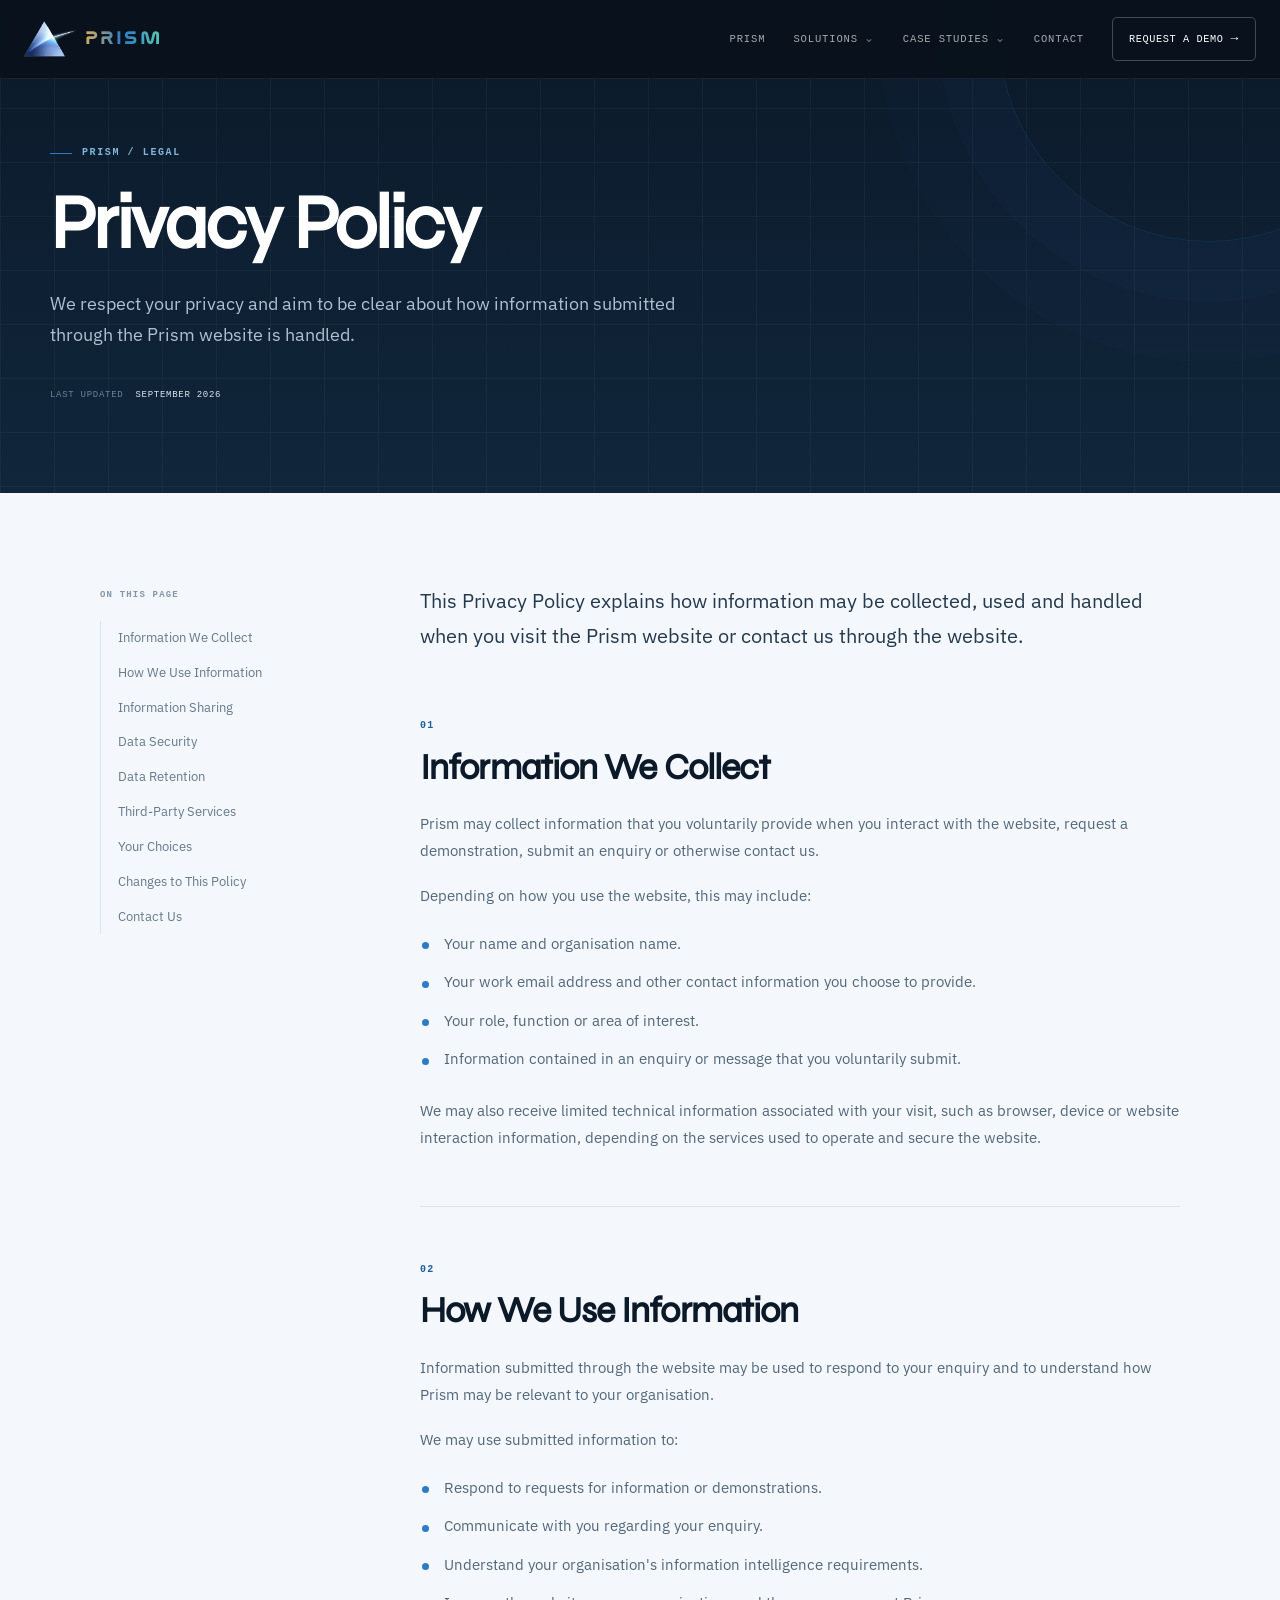
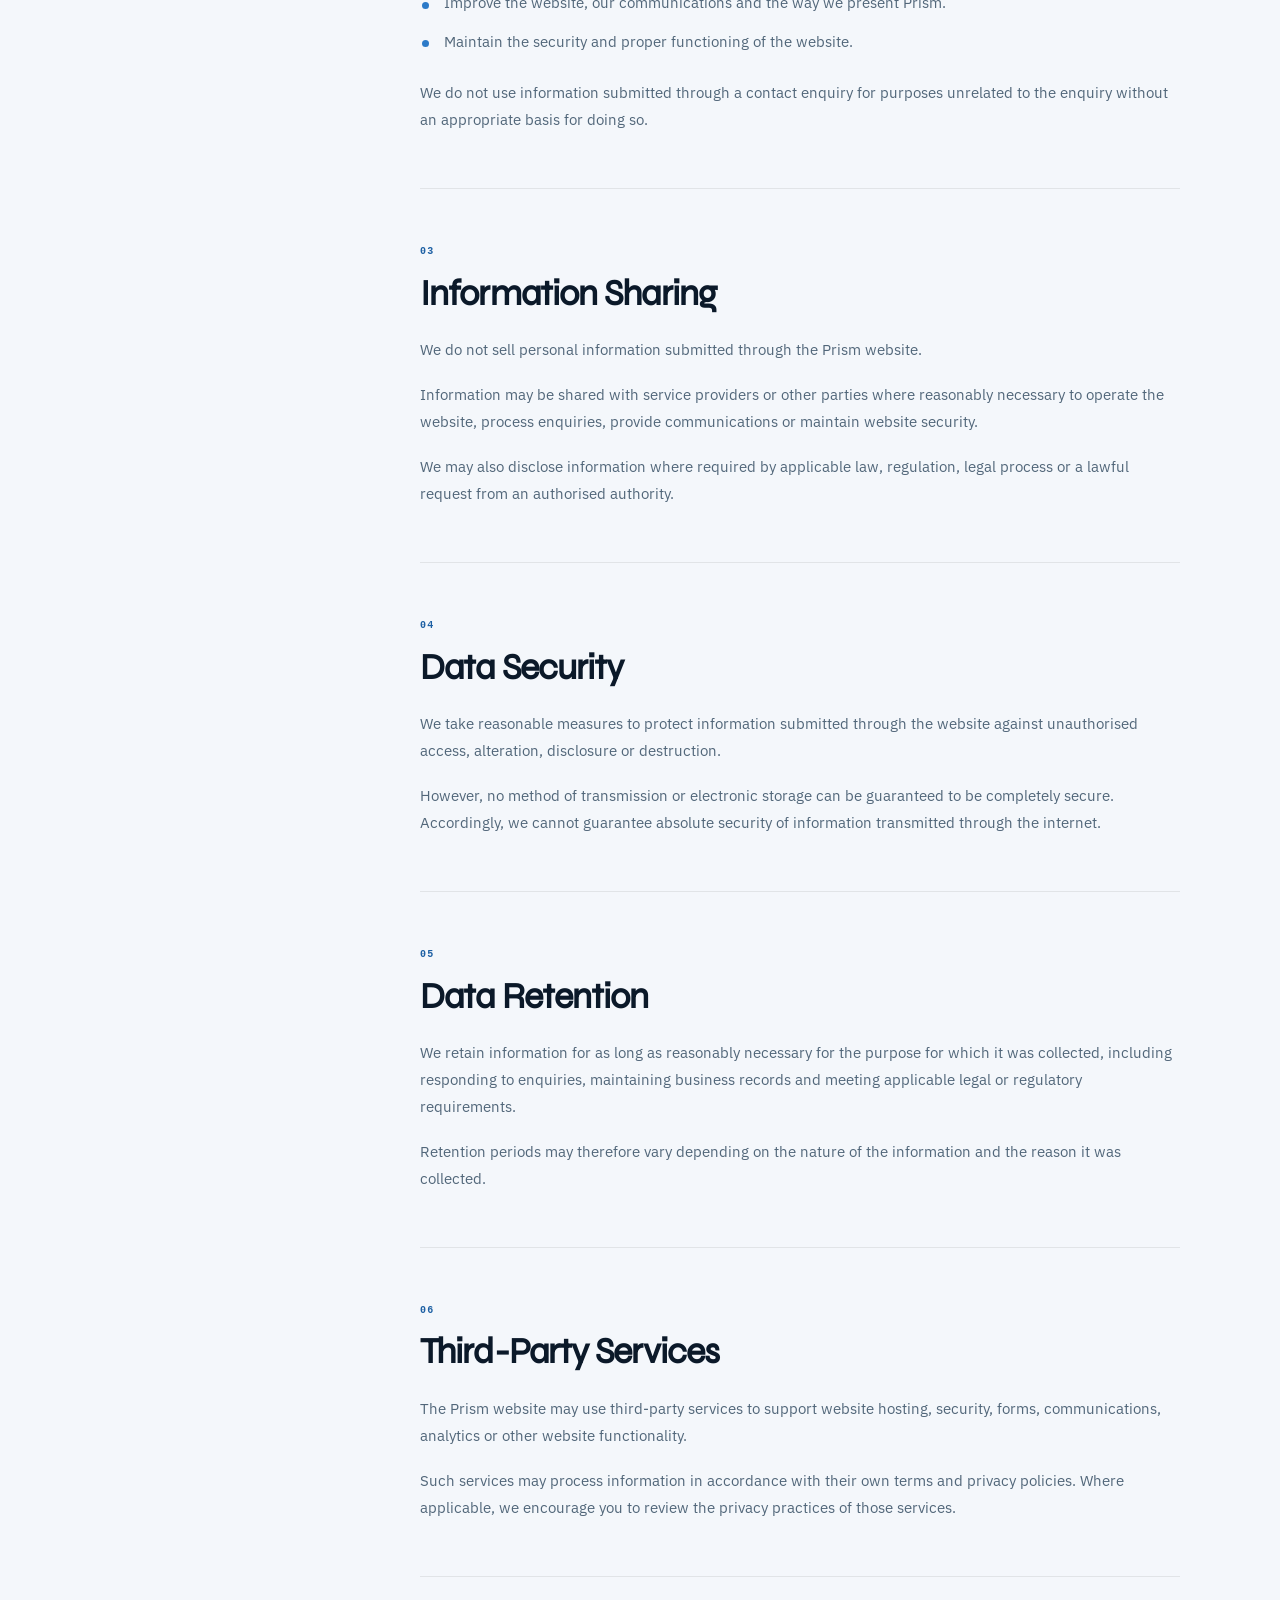
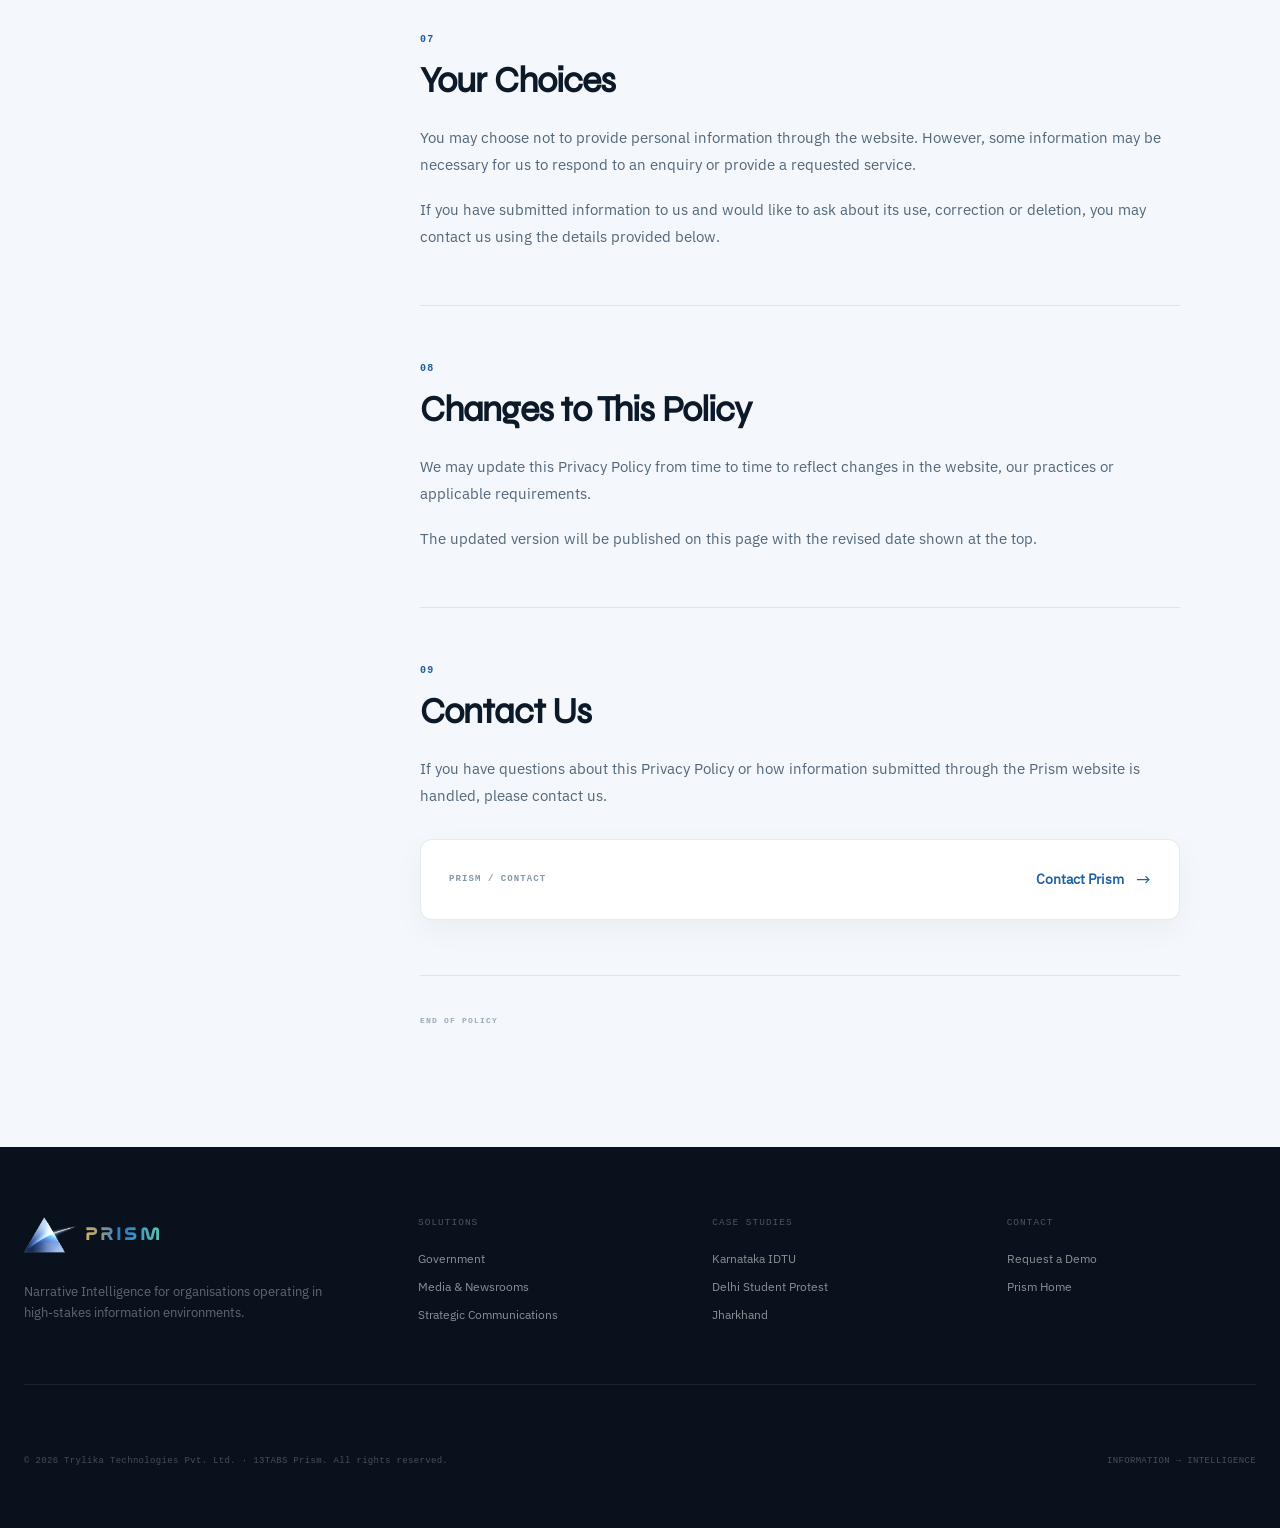
<file: privacy.html>
<!DOCTYPE html>
<html lang="en">

<head>
    <meta charset="UTF-8">
    <meta name="viewport" content="width=device-width, initial-scale=1.0">

    <title>Privacy Policy | Prism</title>

    <meta name="description"
          content="Privacy Policy for 13TABS Prism. Learn how Prism handles information submitted through its website and contact forms.">

    <link rel="icon" href="assets/icons/brand/prism-logo.png">

    <!-- Common website CSS -->
    <link rel="stylesheet" href="assets/css/common.css">

    <!-- Page-specific CSS -->
    <link rel="stylesheet" href="assets/css/privacy.css">
</head>

<body>

<!-- =========================================================
     HEADER
========================================================= -->

<header class="site-header">
  <div class="header-inner">
    <a href="/" class="brand" aria-label="13TABS Prism">
      <img src="assets/icons/brand/prism-logo.png" alt="13TABS Prism" class="brand-logo">
      <span class="brand-name">PRISM</span>
    </a>

    <nav class="main-nav" aria-label="Primary navigation">
      <a href="/" class="nav-link">Prism</a>

      <div class="nav-dropdown">
        <button class="nav-link dropdown-toggle" type="button" aria-expanded="false">
          Solutions <span class="nav-chevron">⌄</span>
        </button>
        <div class="dropdown-menu">
          <a href="solutions/government.html">Government</a>
          <a href="solutions/media.html">Media</a>
          <a href="solutions/enterprise.html">Enterprise</a>
        </div>
      </div>

      <div class="nav-dropdown">
        <button class="nav-link dropdown-toggle" type="button" aria-expanded="false">
          Case Studies <span class="nav-chevron">⌄</span>
        </button>
        <div class="dropdown-menu">
          <a href="case-studies/karnataka-idtu.html">Karnataka IDTU</a>
          <a href="case-studies/delhi-student-protest.html">Delhi Student Protest</a>
          <a href="case-studies/jharkhand-information-environment.html">Jharkhand Information Environment</a>
        </div>
      </div>

      <a href="contact.html" class="nav-link">Contact</a>
    </nav>

    <a href="contact.html" class="header-cta">Request a Demo <span>→</span></a>

    <button class="mobile-menu-btn" type="button" aria-label="Open navigation" aria-expanded="false">
      <span></span><span></span><span></span>
    </button>
  </div>
</header>



<!-- =========================================================
     PAGE HERO
========================================================= -->

<main>

    <section class="legal-hero">

        <div class="legal-container">

            <div class="legal-eyebrow">
                PRISM / LEGAL
            </div>

            <h1>
                Privacy Policy
            </h1>

            <p class="legal-intro">
                We respect your privacy and aim to be clear about how
                information submitted through the Prism website is handled.
            </p>

            <div class="legal-meta">
                <span>Last updated</span>
                <strong>September 2026</strong>
            </div>

        </div>

    </section>



<!-- =========================================================
     PRIVACY CONTENT
========================================================= -->

    <section class="legal-content">

        <div class="legal-container legal-layout">

            <aside class="legal-sidebar">

                <div class="legal-sidebar-title">
                    ON THIS PAGE
                </div>

                <nav class="legal-index">

                    <a href="#information">
                        Information We Collect
                    </a>

                    <a href="#use">
                        How We Use Information
                    </a>

                    <a href="#sharing">
                        Information Sharing
                    </a>

                    <a href="#security">
                        Data Security
                    </a>

                    <a href="#retention">
                        Data Retention
                    </a>

                    <a href="#third-party">
                        Third-Party Services
                    </a>

                    <a href="#rights">
                        Your Choices
                    </a>

                    <a href="#changes">
                        Changes to This Policy
                    </a>

                    <a href="#contact">
                        Contact Us
                    </a>

                </nav>

            </aside>



            <article class="legal-document">

                <p class="legal-lead">
                    This Privacy Policy explains how information may be
                    collected, used and handled when you visit the Prism
                    website or contact us through the website.
                </p>


                <!-- =================================================
                     1
                ================================================== -->

                <section class="legal-section" id="information">

                    <div class="section-number">
                        01
                    </div>

                    <h2>
                        Information We Collect
                    </h2>

                    <p>
                        Prism may collect information that you voluntarily
                        provide when you interact with the website, request
                        a demonstration, submit an enquiry or otherwise
                        contact us.
                    </p>

                    <p>
                        Depending on how you use the website, this may
                        include:
                    </p>

                    <ul>

                        <li>
                            Your name and organisation name.
                        </li>

                        <li>
                            Your work email address and other contact
                            information you choose to provide.
                        </li>

                        <li>
                            Your role, function or area of interest.
                        </li>

                        <li>
                            Information contained in an enquiry or message
                            that you voluntarily submit.
                        </li>

                    </ul>

                    <p>
                        We may also receive limited technical information
                        associated with your visit, such as browser,
                        device or website interaction information, depending
                        on the services used to operate and secure the
                        website.
                    </p>

                </section>



                <!-- =================================================
                     2
                ================================================== -->

                <section class="legal-section" id="use">

                    <div class="section-number">
                        02
                    </div>

                    <h2>
                        How We Use Information
                    </h2>

                    <p>
                        Information submitted through the website may be
                        used to respond to your enquiry and to understand
                        how Prism may be relevant to your organisation.
                    </p>

                    <p>
                        We may use submitted information to:
                    </p>

                    <ul>

                        <li>
                            Respond to requests for information or
                            demonstrations.
                        </li>

                        <li>
                            Communicate with you regarding your enquiry.
                        </li>

                        <li>
                            Understand your organisation's information
                            intelligence requirements.
                        </li>

                        <li>
                            Improve the website, our communications and
                            the way we present Prism.
                        </li>

                        <li>
                            Maintain the security and proper functioning
                            of the website.
                        </li>

                    </ul>

                    <p>
                        We do not use information submitted through a
                        contact enquiry for purposes unrelated to the
                        enquiry without an appropriate basis for doing so.
                    </p>

                </section>



                <!-- =================================================
                     3
                ================================================== -->

                <section class="legal-section" id="sharing">

                    <div class="section-number">
                        03
                    </div>

                    <h2>
                        Information Sharing
                    </h2>

                    <p>
                        We do not sell personal information submitted
                        through the Prism website.
                    </p>

                    <p>
                        Information may be shared with service providers
                        or other parties where reasonably necessary to
                        operate the website, process enquiries, provide
                        communications or maintain website security.
                    </p>

                    <p>
                        We may also disclose information where required
                        by applicable law, regulation, legal process or
                        a lawful request from an authorised authority.
                    </p>

                </section>



                <!-- =================================================
                     4
                ================================================== -->

                <section class="legal-section" id="security">

                    <div class="section-number">
                        04
                    </div>

                    <h2>
                        Data Security
                    </h2>

                    <p>
                        We take reasonable measures to protect information
                        submitted through the website against unauthorised
                        access, alteration, disclosure or destruction.
                    </p>

                    <p>
                        However, no method of transmission or electronic
                        storage can be guaranteed to be completely secure.
                        Accordingly, we cannot guarantee absolute security
                        of information transmitted through the internet.
                    </p>

                </section>



                <!-- =================================================
                     5
                ================================================== -->

                <section class="legal-section" id="retention">

                    <div class="section-number">
                        05
                    </div>

                    <h2>
                        Data Retention
                    </h2>

                    <p>
                        We retain information for as long as reasonably
                        necessary for the purpose for which it was
                        collected, including responding to enquiries,
                        maintaining business records and meeting applicable
                        legal or regulatory requirements.
                    </p>

                    <p>
                        Retention periods may therefore vary depending
                        on the nature of the information and the reason
                        it was collected.
                    </p>

                </section>



                <!-- =================================================
                     6
                ================================================== -->

                <section class="legal-section" id="third-party">

                    <div class="section-number">
                        06
                    </div>

                    <h2>
                        Third-Party Services
                    </h2>

                    <p>
                        The Prism website may use third-party services
                        to support website hosting, security, forms,
                        communications, analytics or other website
                        functionality.
                    </p>

                    <p>
                        Such services may process information in accordance
                        with their own terms and privacy policies. Where
                        applicable, we encourage you to review the privacy
                        practices of those services.
                    </p>

                </section>



                <!-- =================================================
                     7
                ================================================== -->

                <section class="legal-section" id="rights">

                    <div class="section-number">
                        07
                    </div>

                    <h2>
                        Your Choices
                    </h2>

                    <p>
                        You may choose not to provide personal information
                        through the website. However, some information may
                        be necessary for us to respond to an enquiry or
                        provide a requested service.
                    </p>

                    <p>
                        If you have submitted information to us and would
                        like to ask about its use, correction or deletion,
                        you may contact us using the details provided
                        below.
                    </p>

                </section>



                <!-- =================================================
                     8
                ================================================== -->

                <section class="legal-section" id="changes">

                    <div class="section-number">
                        08
                    </div>

                    <h2>
                        Changes to This Policy
                    </h2>

                    <p>
                        We may update this Privacy Policy from time to
                        time to reflect changes in the website, our
                        practices or applicable requirements.
                    </p>

                    <p>
                        The updated version will be published on this
                        page with the revised date shown at the top.
                    </p>

                </section>



                <!-- =================================================
                     9
                ================================================== -->

                <section class="legal-section" id="contact">

                    <div class="section-number">
                        09
                    </div>

                    <h2>
                        Contact Us
                    </h2>

                    <p>
                        If you have questions about this Privacy Policy
                        or how information submitted through the Prism
                        website is handled, please contact us.
                    </p>

                    <div class="legal-contact-box">

                        <span>
                            PRISM / CONTACT
                        </span>

                        <a href="contact.html">
                            Contact Prism
                            <strong>→</strong>
                        </a>

                    </div>

                </section>



                <div class="legal-end">

                    <span>
                        END OF POLICY
                    </span>

                </div>

            </article>

        </div>

    </section>

</main>



<!-- =========================================================
     FOOTER
========================================================= -->

<footer class="site-footer">
    <div class="section-container footer-inner">
        <div class="footer-brand">
            <a href="/" class="brand">
                <img src="assets/icons/brand/prism-logo.png" alt="13TABS Prism" class="brand-logo">
                <span class="brand-name">PRISM</span>
            </a>
            <p>Narrative Intelligence for organisations operating in high-stakes information environments.</p>
        </div>
        <div class="footer-column">
            <h4>SOLUTIONS</h4>
            <a href="solutions/government.html">Government</a>
            <a href="solutions/media.html">Media &amp; Newsrooms</a>
            <a href="solutions/enterprise.html">Strategic Communications</a>
        </div>
        <div class="footer-column">
            <h4>CASE STUDIES</h4>
            <a href="case-studies/karnataka-idtu.html">Karnataka IDTU</a>
            <a href="case-studies/delhi-student-protest.html">Delhi Student Protest</a>
            <a href="case-studies/jharkhand-information-environment.html">Jharkhand</a>
        </div>
        <div class="footer-column">
            <h4>CONTACT</h4>
            <a href="contact.html">Request a Demo</a>
            <a href="/">Prism Home</a>
        </div>
    </div>
    <div class="section-container footer-bottom">
        <span>© 2026 Trylika Technologies Pvt. Ltd. · 13TABS Prism. All rights reserved.</span>
        <span>INFORMATION → INTELLIGENCE</span>
    </div>
</footer>



<script src="assets/js/common.js"></script>

</body>
</html>
</file>
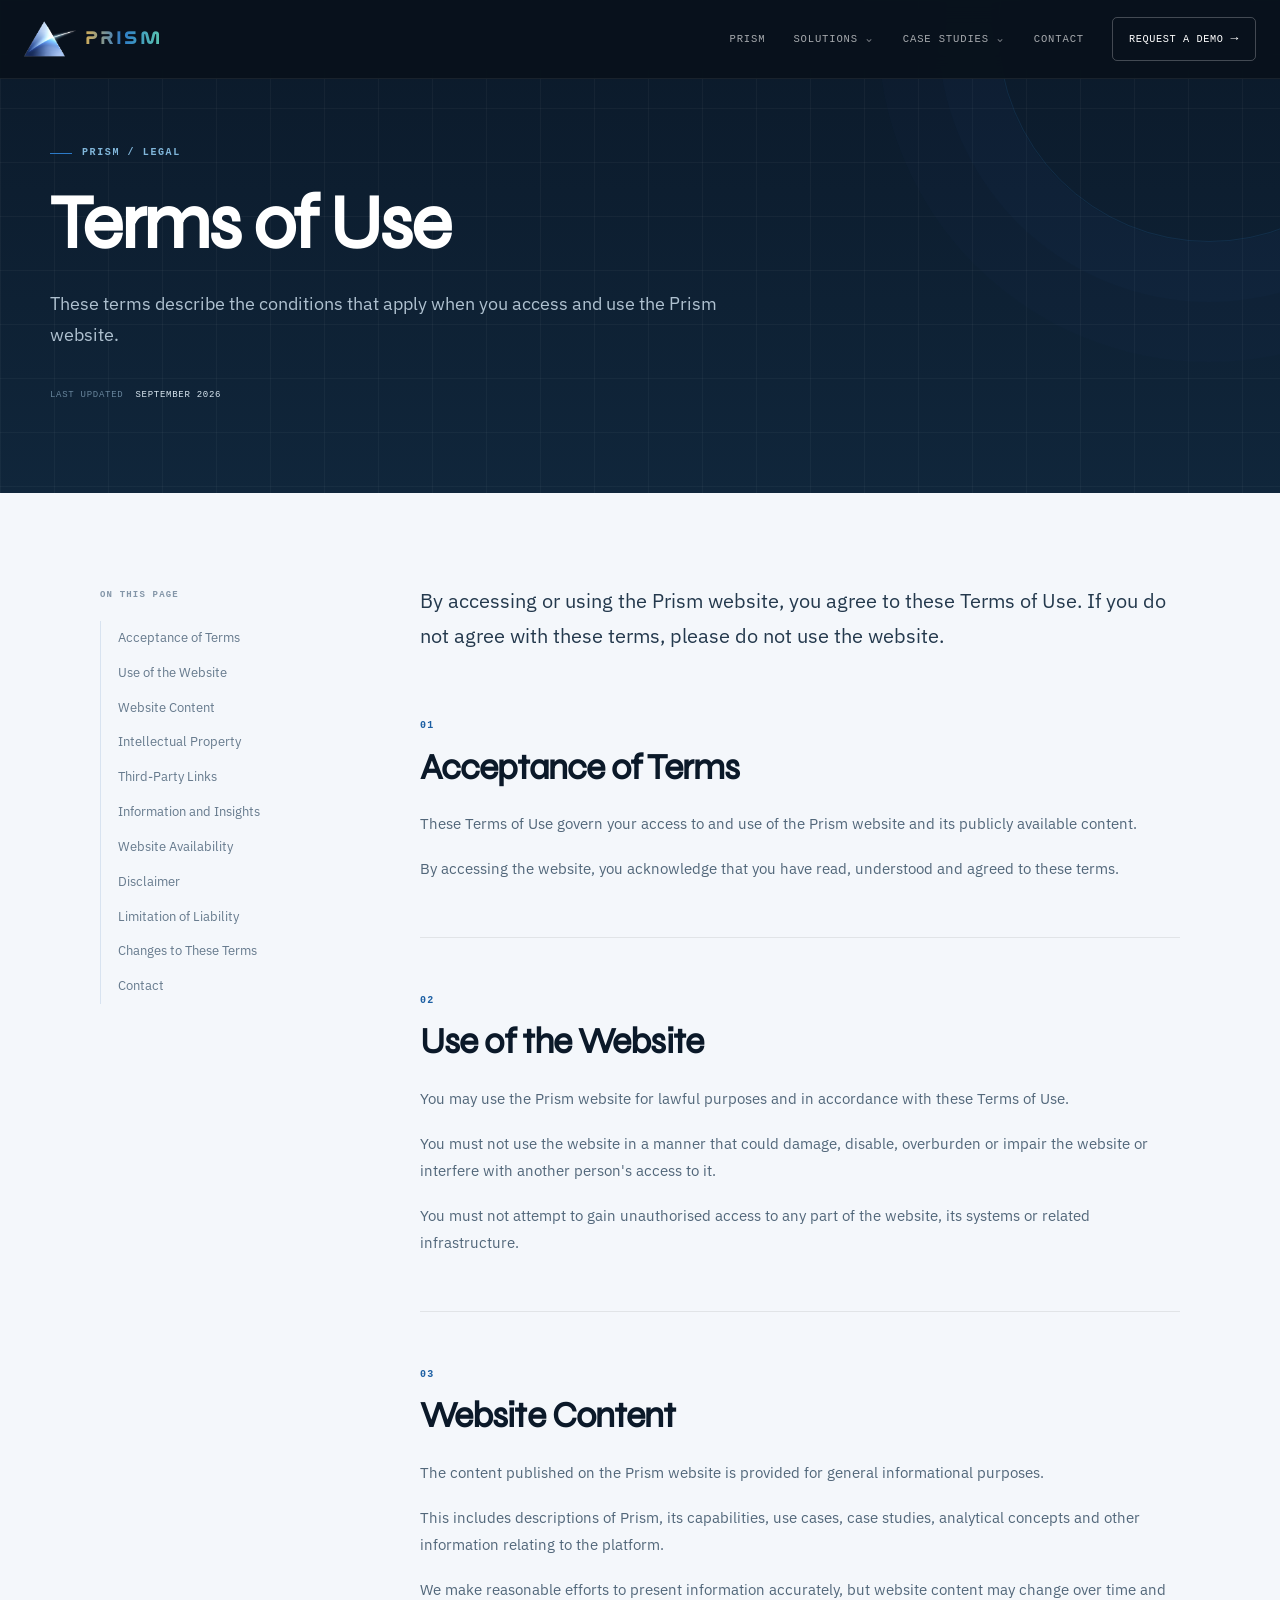
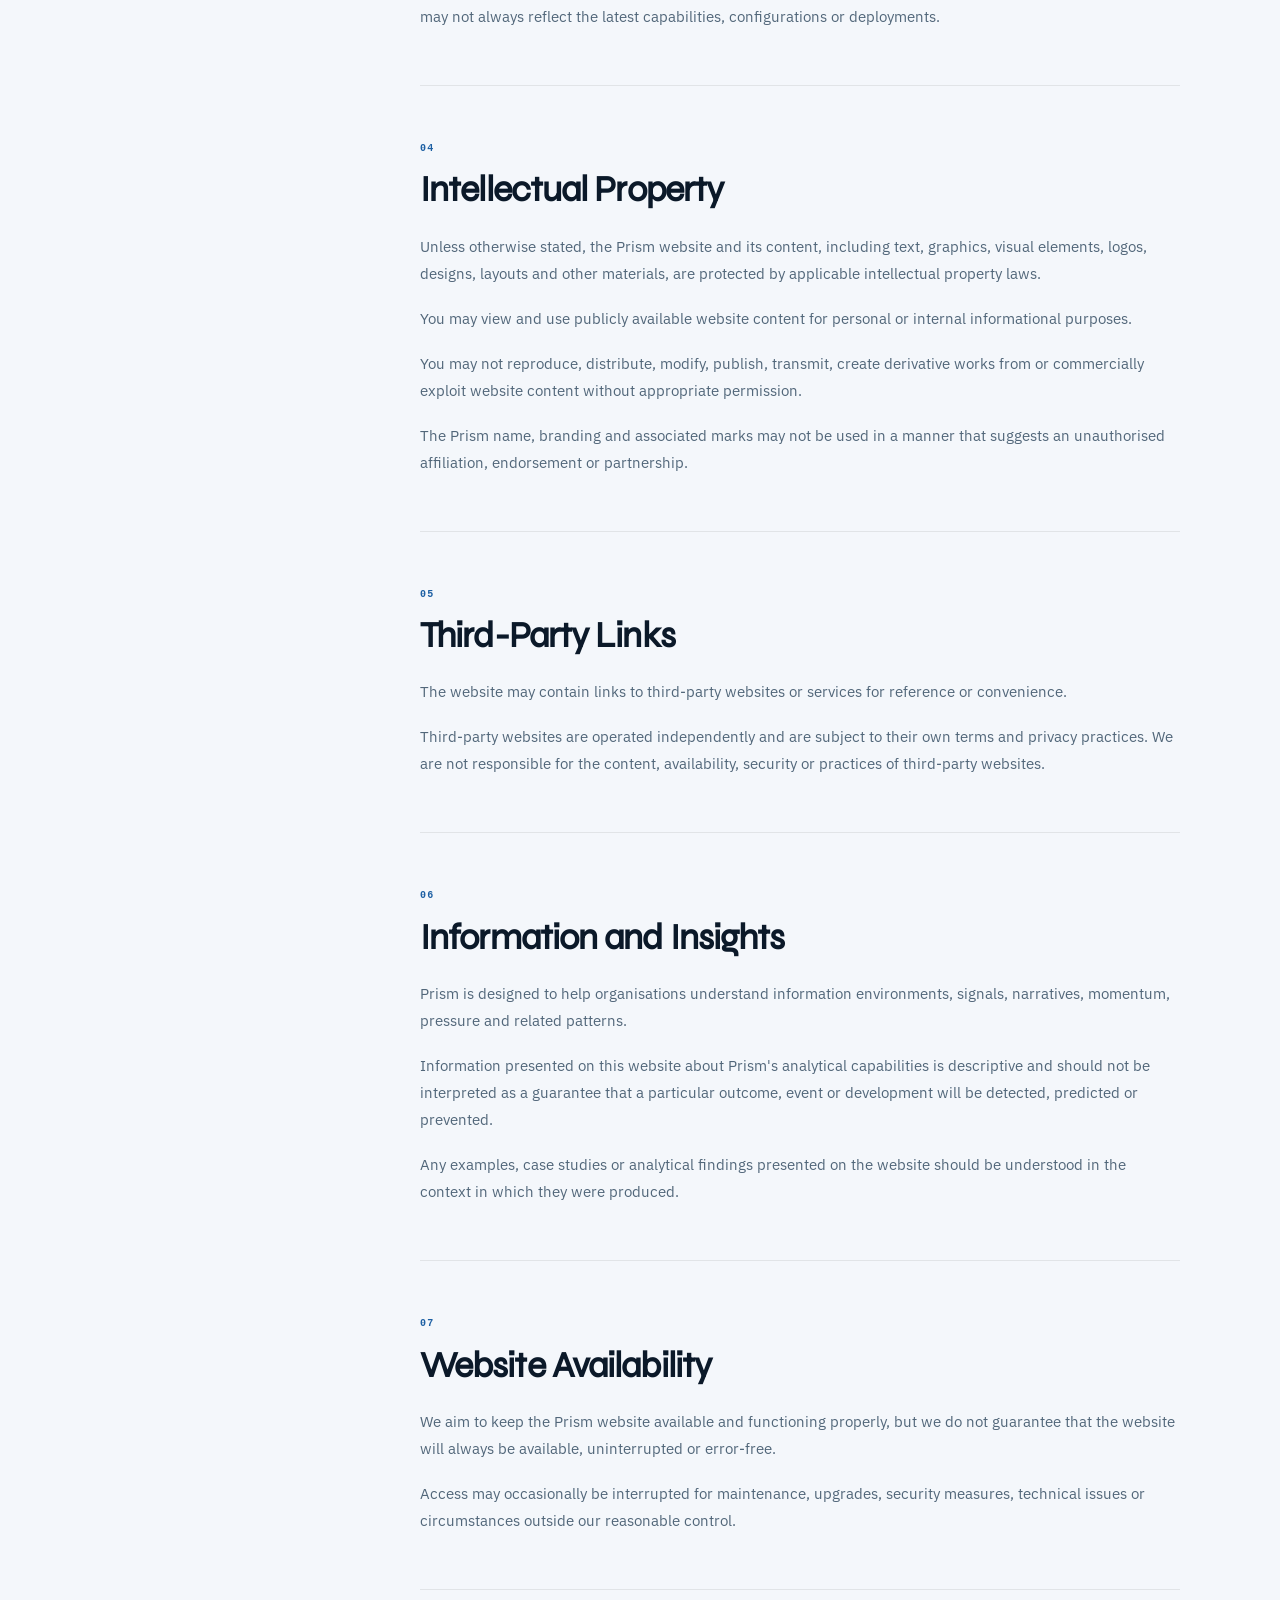
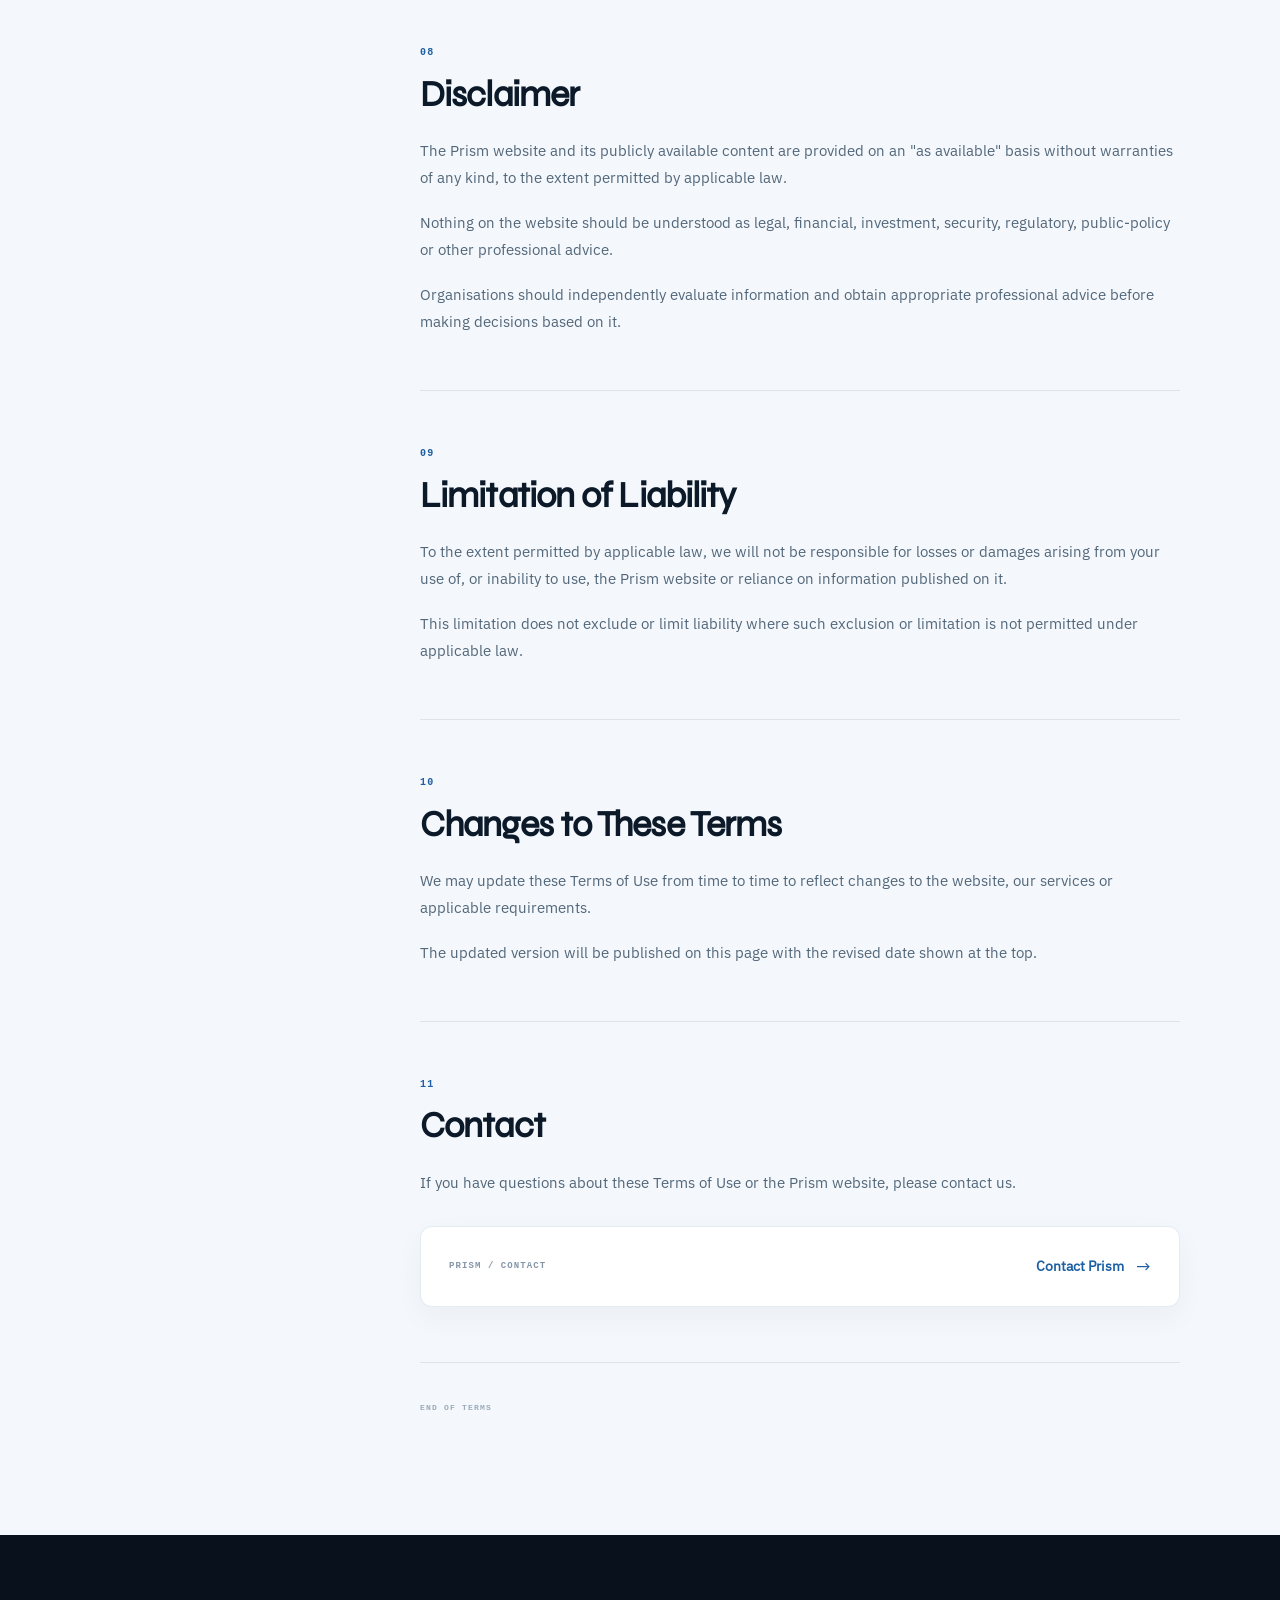
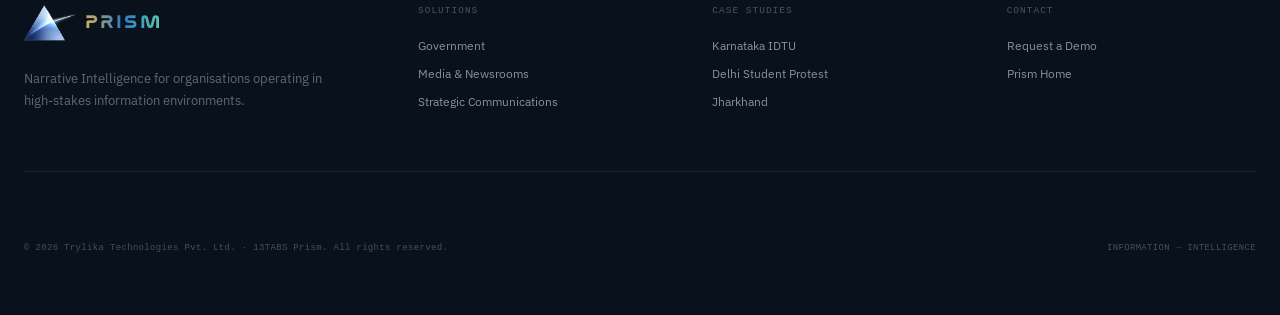
<file: terms.html>
<!DOCTYPE html>
<html lang="en">

<head>
    <meta charset="UTF-8">
    <meta name="viewport" content="width=device-width, initial-scale=1.0">

    <title>Terms of Use | Prism</title>

    <meta name="description"
          content="Terms of Use for the 13TABS Prism website.">

    <link rel="icon" href="icons/brand/prism-logo.png">

    <link rel="stylesheet" href="assets/css/common.css">
    <link rel="stylesheet" href="assets/css/terms.css">
</head>

<body>

<!-- =========================================================
     HEADER
========================================================= -->

<header class="site-header">
  <div class="header-inner">
    <a href="/" class="brand" aria-label="13TABS Prism">
      <img src="assets/icons/brand/prism-logo.png" alt="13TABS Prism" class="brand-logo">
      <span class="brand-name">PRISM</span>
    </a>

    <nav class="main-nav" aria-label="Primary navigation">
      <a href="/" class="nav-link">Prism</a>

      <div class="nav-dropdown">
        <button class="nav-link dropdown-toggle" type="button" aria-expanded="false">
          Solutions <span class="nav-chevron">⌄</span>
        </button>
        <div class="dropdown-menu">
          <a href="solutions/government.html">Government</a>
          <a href="solutions/media.html">Media</a>
          <a href="solutions/enterprise.html">Enterprise</a>
        </div>
      </div>

      <div class="nav-dropdown">
        <button class="nav-link dropdown-toggle" type="button" aria-expanded="false">
          Case Studies <span class="nav-chevron">⌄</span>
        </button>
        <div class="dropdown-menu">
          <a href="case-studies/karnataka-idtu.html">Karnataka IDTU</a>
          <a href="case-studies/delhi-student-protest.html">Delhi Student Protest</a>
          <a href="case-studies/jharkhand-information-environment.html">Jharkhand Information Environment</a>
        </div>
      </div>

      <a href="contact.html" class="nav-link">Contact</a>
    </nav>

    <a href="contact.html" class="header-cta">Request a Demo <span>→</span></a>

    <button class="mobile-menu-btn" type="button" aria-label="Open navigation" aria-expanded="false">
      <span></span><span></span><span></span>
    </button>
  </div>
</header>



<!-- =========================================================
     MAIN
========================================================= -->

<main>

    <!-- =====================================================
         HERO
    ====================================================== -->

    <section class="legal-hero">

        <div class="legal-container">

            <div class="legal-eyebrow">
                PRISM / LEGAL
            </div>

            <h1>
                Terms of Use
            </h1>

            <p class="legal-intro">
                These terms describe the conditions that apply when
                you access and use the Prism website.
            </p>

            <div class="legal-meta">

                <span>Last updated</span>

                <strong>
                    September 2026
                </strong>

            </div>

        </div>

    </section>



    <!-- =====================================================
         CONTENT
    ====================================================== -->

    <section class="legal-content">

        <div class="legal-container legal-layout">


            <!-- =================================================
                 SIDEBAR
            ================================================== -->

            <aside class="legal-sidebar">

                <div class="legal-sidebar-title">
                    ON THIS PAGE
                </div>

                <nav class="legal-index">

                    <a href="#acceptance">
                        Acceptance of Terms
                    </a>

                    <a href="#website">
                        Use of the Website
                    </a>

                    <a href="#content">
                        Website Content
                    </a>

                    <a href="#intellectual-property">
                        Intellectual Property
                    </a>

                    <a href="#third-party">
                        Third-Party Links
                    </a>

                    <a href="#information">
                        Information and Insights
                    </a>

                    <a href="#availability">
                        Website Availability
                    </a>

                    <a href="#disclaimer">
                        Disclaimer
                    </a>

                    <a href="#liability">
                        Limitation of Liability
                    </a>

                    <a href="#changes">
                        Changes to These Terms
                    </a>

                    <a href="#contact">
                        Contact
                    </a>

                </nav>

            </aside>



            <!-- =================================================
                 DOCUMENT
            ================================================== -->

            <article class="legal-document">


                <p class="legal-lead">
                    By accessing or using the Prism website, you agree
                    to these Terms of Use. If you do not agree with
                    these terms, please do not use the website.
                </p>



                <!-- =================================================
                     01
                ================================================== -->

                <section class="legal-section" id="acceptance">

                    <div class="section-number">
                        01
                    </div>

                    <h2>
                        Acceptance of Terms
                    </h2>

                    <p>
                        These Terms of Use govern your access to and use
                        of the Prism website and its publicly available
                        content.
                    </p>

                    <p>
                        By accessing the website, you acknowledge that
                        you have read, understood and agreed to these
                        terms.
                    </p>

                </section>



                <!-- =================================================
                     02
                ================================================== -->

                <section class="legal-section" id="website">

                    <div class="section-number">
                        02
                    </div>

                    <h2>
                        Use of the Website
                    </h2>

                    <p>
                        You may use the Prism website for lawful purposes
                        and in accordance with these Terms of Use.
                    </p>

                    <p>
                        You must not use the website in a manner that
                        could damage, disable, overburden or impair the
                        website or interfere with another person's
                        access to it.
                    </p>

                    <p>
                        You must not attempt to gain unauthorised access
                        to any part of the website, its systems or
                        related infrastructure.
                    </p>

                </section>



                <!-- =================================================
                     03
                ================================================== -->

                <section class="legal-section" id="content">

                    <div class="section-number">
                        03
                    </div>

                    <h2>
                        Website Content
                    </h2>

                    <p>
                        The content published on the Prism website is
                        provided for general informational purposes.
                    </p>

                    <p>
                        This includes descriptions of Prism, its
                        capabilities, use cases, case studies,
                        analytical concepts and other information
                        relating to the platform.
                    </p>

                    <p>
                        We make reasonable efforts to present information
                        accurately, but website content may change over
                        time and may not always reflect the latest
                        capabilities, configurations or deployments.
                    </p>

                </section>



                <!-- =================================================
                     04
                ================================================== -->

                <section class="legal-section"
                         id="intellectual-property">

                    <div class="section-number">
                        04
                    </div>

                    <h2>
                        Intellectual Property
                    </h2>

                    <p>
                        Unless otherwise stated, the Prism website and
                        its content, including text, graphics, visual
                        elements, logos, designs, layouts and other
                        materials, are protected by applicable
                        intellectual property laws.
                    </p>

                    <p>
                        You may view and use publicly available website
                        content for personal or internal informational
                        purposes.
                    </p>

                    <p>
                        You may not reproduce, distribute, modify,
                        publish, transmit, create derivative works from
                        or commercially exploit website content without
                        appropriate permission.
                    </p>

                    <p>
                        The Prism name, branding and associated marks
                        may not be used in a manner that suggests an
                        unauthorised affiliation, endorsement or
                        partnership.
                    </p>

                </section>



                <!-- =================================================
                     05
                ================================================== -->

                <section class="legal-section" id="third-party">

                    <div class="section-number">
                        05
                    </div>

                    <h2>
                        Third-Party Links
                    </h2>

                    <p>
                        The website may contain links to third-party
                        websites or services for reference or
                        convenience.
                    </p>

                    <p>
                        Third-party websites are operated independently
                        and are subject to their own terms and privacy
                        practices. We are not responsible for the
                        content, availability, security or practices of
                        third-party websites.
                    </p>

                </section>



                <!-- =================================================
                     06
                ================================================== -->

                <section class="legal-section" id="information">

                    <div class="section-number">
                        06
                    </div>

                    <h2>
                        Information and Insights
                    </h2>

                    <p>
                        Prism is designed to help organisations understand
                        information environments, signals, narratives,
                        momentum, pressure and related patterns.
                    </p>

                    <p>
                        Information presented on this website about
                        Prism's analytical capabilities is descriptive
                        and should not be interpreted as a guarantee
                        that a particular outcome, event or development
                        will be detected, predicted or prevented.
                    </p>

                    <p>
                        Any examples, case studies or analytical findings
                        presented on the website should be understood in
                        the context in which they were produced.
                    </p>

                </section>



                <!-- =================================================
                     07
                ================================================== -->

                <section class="legal-section" id="availability">

                    <div class="section-number">
                        07
                    </div>

                    <h2>
                        Website Availability
                    </h2>

                    <p>
                        We aim to keep the Prism website available and
                        functioning properly, but we do not guarantee
                        that the website will always be available,
                        uninterrupted or error-free.
                    </p>

                    <p>
                        Access may occasionally be interrupted for
                        maintenance, upgrades, security measures,
                        technical issues or circumstances outside our
                        reasonable control.
                    </p>

                </section>



                <!-- =================================================
                     08
                ================================================== -->

                <section class="legal-section" id="disclaimer">

                    <div class="section-number">
                        08
                    </div>

                    <h2>
                        Disclaimer
                    </h2>

                    <p>
                        The Prism website and its publicly available
                        content are provided on an "as available" basis
                        without warranties of any kind, to the extent
                        permitted by applicable law.
                    </p>

                    <p>
                        Nothing on the website should be understood as
                        legal, financial, investment, security, regulatory,
                        public-policy or other professional advice.
                    </p>

                    <p>
                        Organisations should independently evaluate
                        information and obtain appropriate professional
                        advice before making decisions based on it.
                    </p>

                </section>



                <!-- =================================================
                     09
                ================================================== -->

                <section class="legal-section" id="liability">

                    <div class="section-number">
                        09
                    </div>

                    <h2>
                        Limitation of Liability
                    </h2>

                    <p>
                        To the extent permitted by applicable law, we
                        will not be responsible for losses or damages
                        arising from your use of, or inability to use,
                        the Prism website or reliance on information
                        published on it.
                    </p>

                    <p>
                        This limitation does not exclude or limit
                        liability where such exclusion or limitation
                        is not permitted under applicable law.
                    </p>

                </section>



                <!-- =================================================
                     10
                ================================================== -->

                <section class="legal-section" id="changes">

                    <div class="section-number">
                        10
                    </div>

                    <h2>
                        Changes to These Terms
                    </h2>

                    <p>
                        We may update these Terms of Use from time to
                        time to reflect changes to the website, our
                        services or applicable requirements.
                    </p>

                    <p>
                        The updated version will be published on this
                        page with the revised date shown at the top.
                    </p>

                </section>



                <!-- =================================================
                     11
                ================================================== -->

                <section class="legal-section" id="contact">

                    <div class="section-number">
                        11
                    </div>

                    <h2>
                        Contact
                    </h2>

                    <p>
                        If you have questions about these Terms of Use
                        or the Prism website, please contact us.
                    </p>


                    <div class="legal-contact-box">

                        <span>
                            PRISM / CONTACT
                        </span>

                        <a href="contact.html">
                            Contact Prism
                            <strong>→</strong>
                        </a>

                    </div>

                </section>



                <div class="legal-end">
                    END OF TERMS
                </div>

            </article>

        </div>

    </section>

</main>



<!-- =========================================================
     FOOTER
========================================================= -->

<footer class="site-footer">
    <div class="section-container footer-inner">
        <div class="footer-brand">
            <a href="/" class="brand">
                <img src="assets/icons/brand/prism-logo.png" alt="13TABS Prism" class="brand-logo">
                <span class="brand-name">PRISM</span>
            </a>
            <p>Narrative Intelligence for organisations operating in high-stakes information environments.</p>
        </div>
        <div class="footer-column">
            <h4>SOLUTIONS</h4>
            <a href="solutions/government.html">Government</a>
            <a href="solutions/media.html">Media &amp; Newsrooms</a>
            <a href="solutions/enterprise.html">Strategic Communications</a>
        </div>
        <div class="footer-column">
            <h4>CASE STUDIES</h4>
            <a href="case-studies/karnataka-idtu.html">Karnataka IDTU</a>
            <a href="case-studies/delhi-student-protest.html">Delhi Student Protest</a>
            <a href="case-studies/jharkhand-information-environment.html">Jharkhand</a>
        </div>
        <div class="footer-column">
            <h4>CONTACT</h4>
            <a href="contact.html">Request a Demo</a>
            <a href="/">Prism Home</a>
        </div>
    </div>
    <div class="section-container footer-bottom">
        <span>© 2026 Trylika Technologies Pvt. Ltd. · 13TABS Prism. All rights reserved.</span>
        <span>INFORMATION → INTELLIGENCE</span>
    </div>
</footer>



<script src="assets/js/common.js"></script>

</body>

</html>
</file>
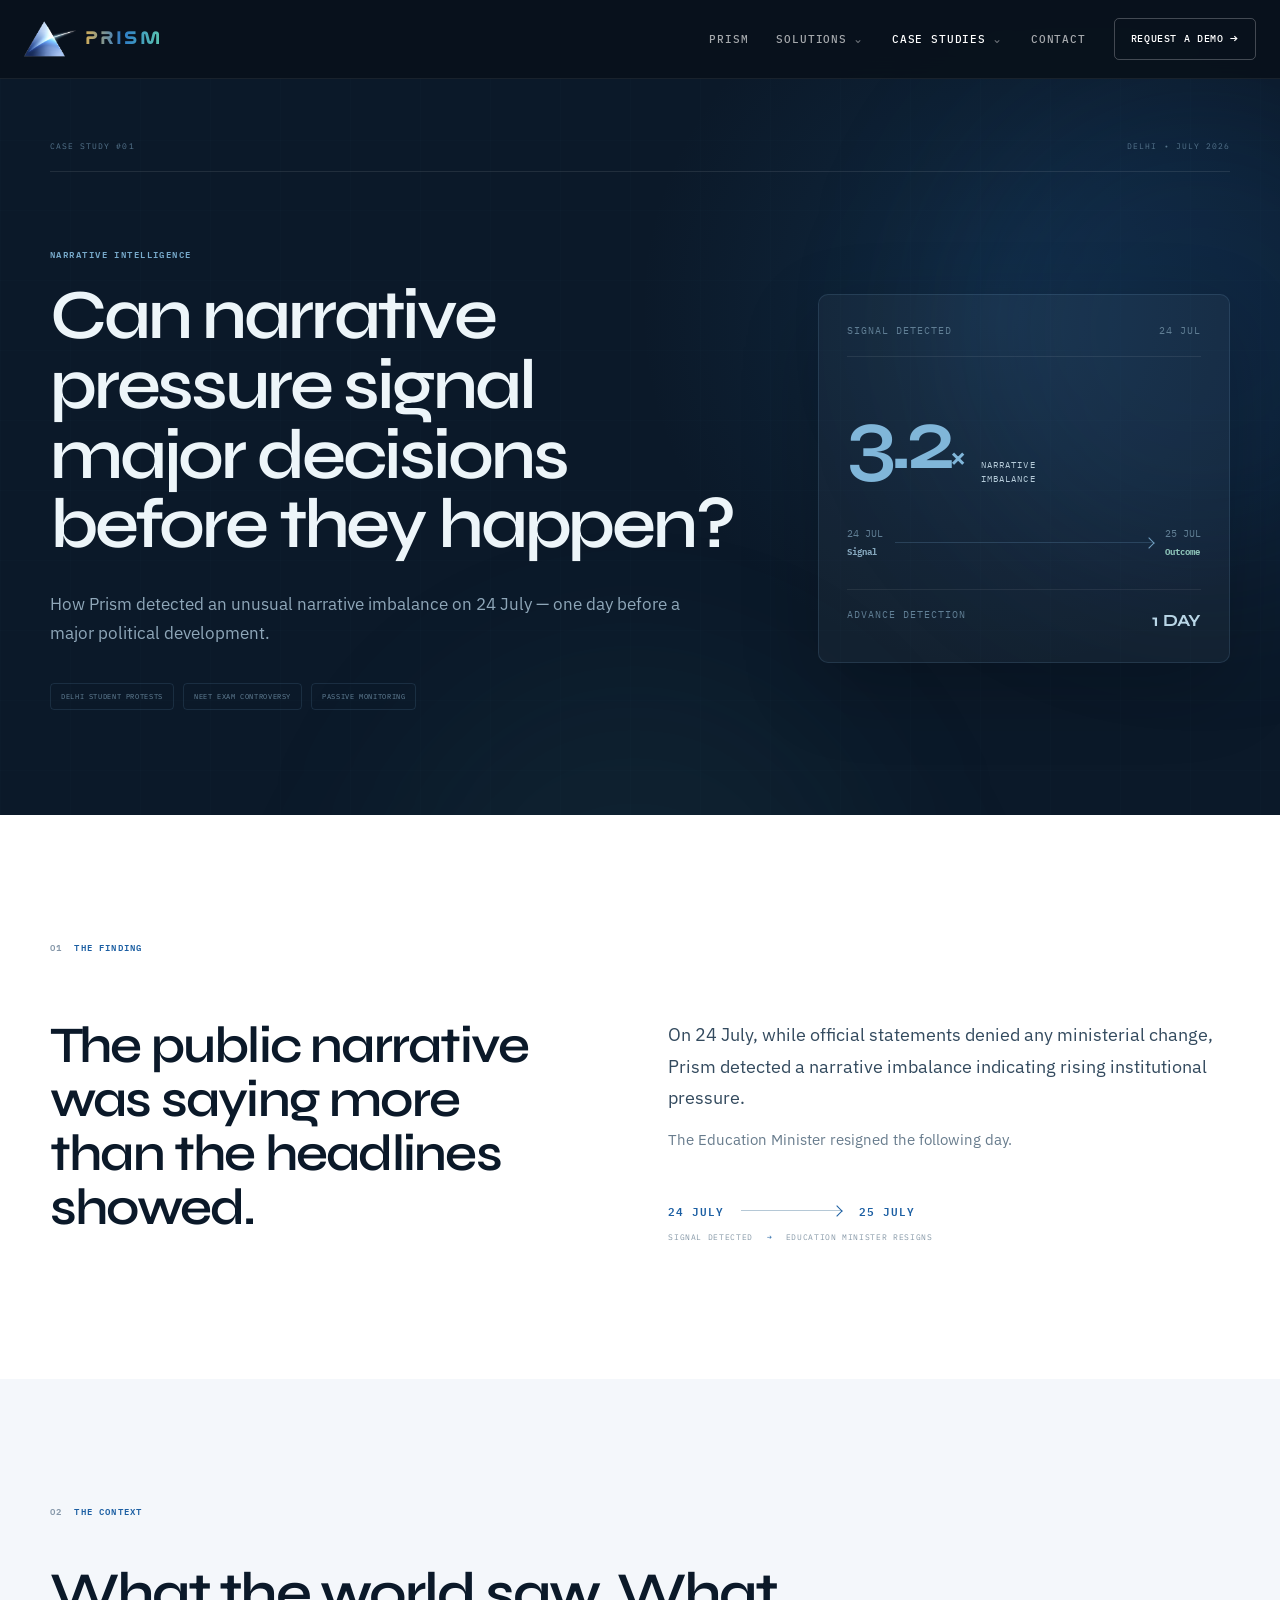
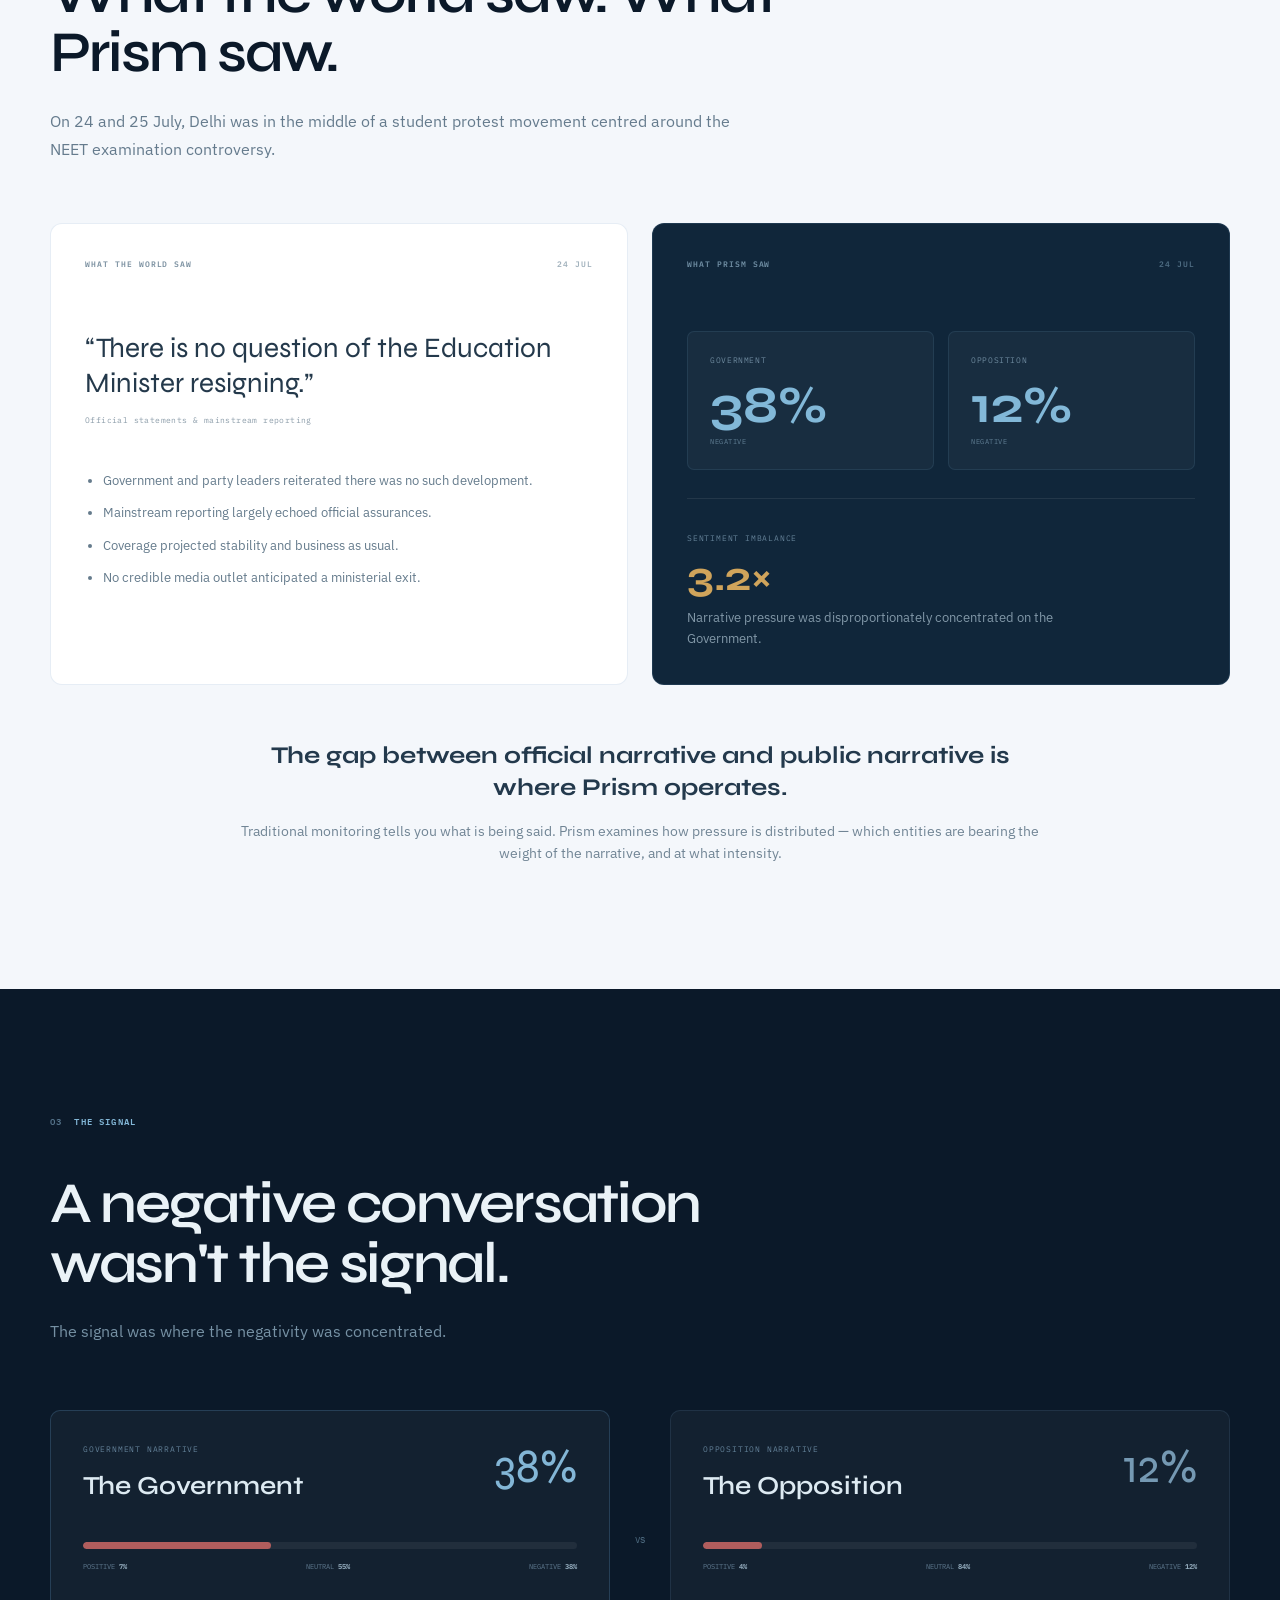
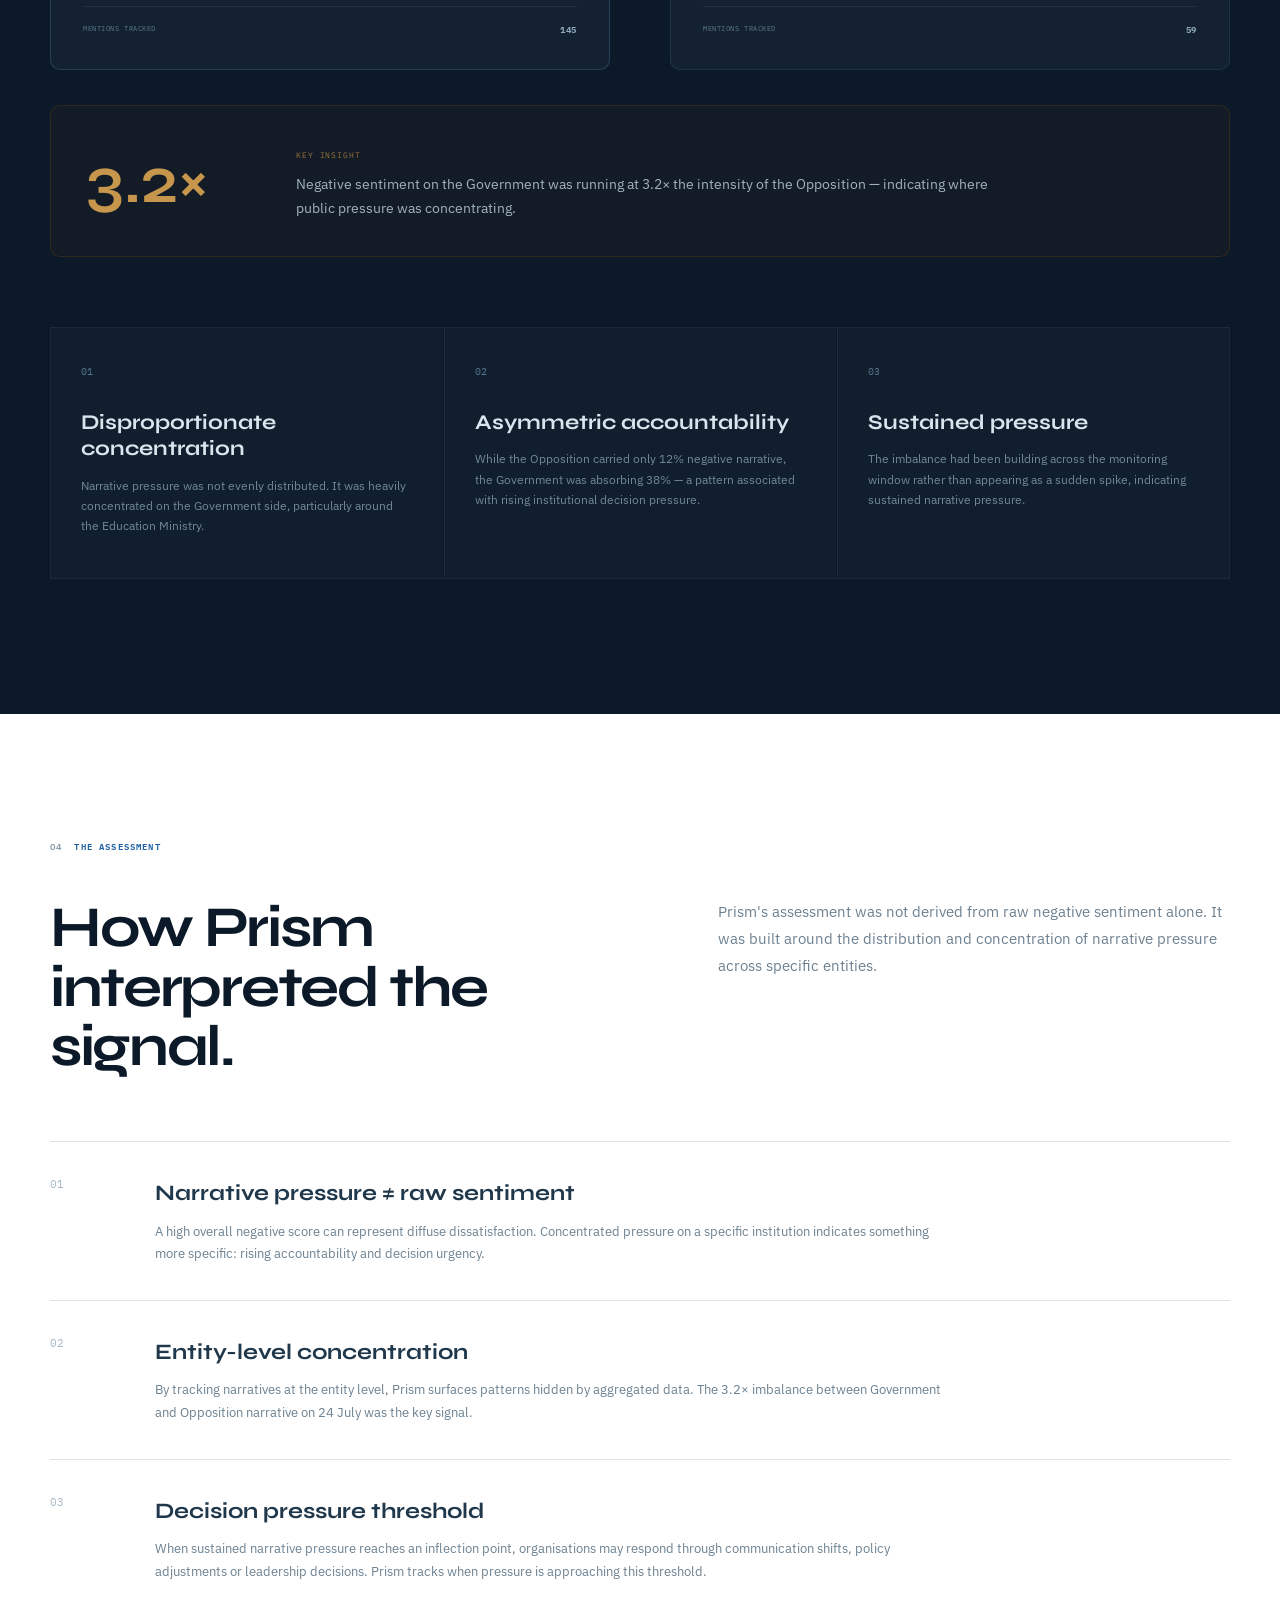
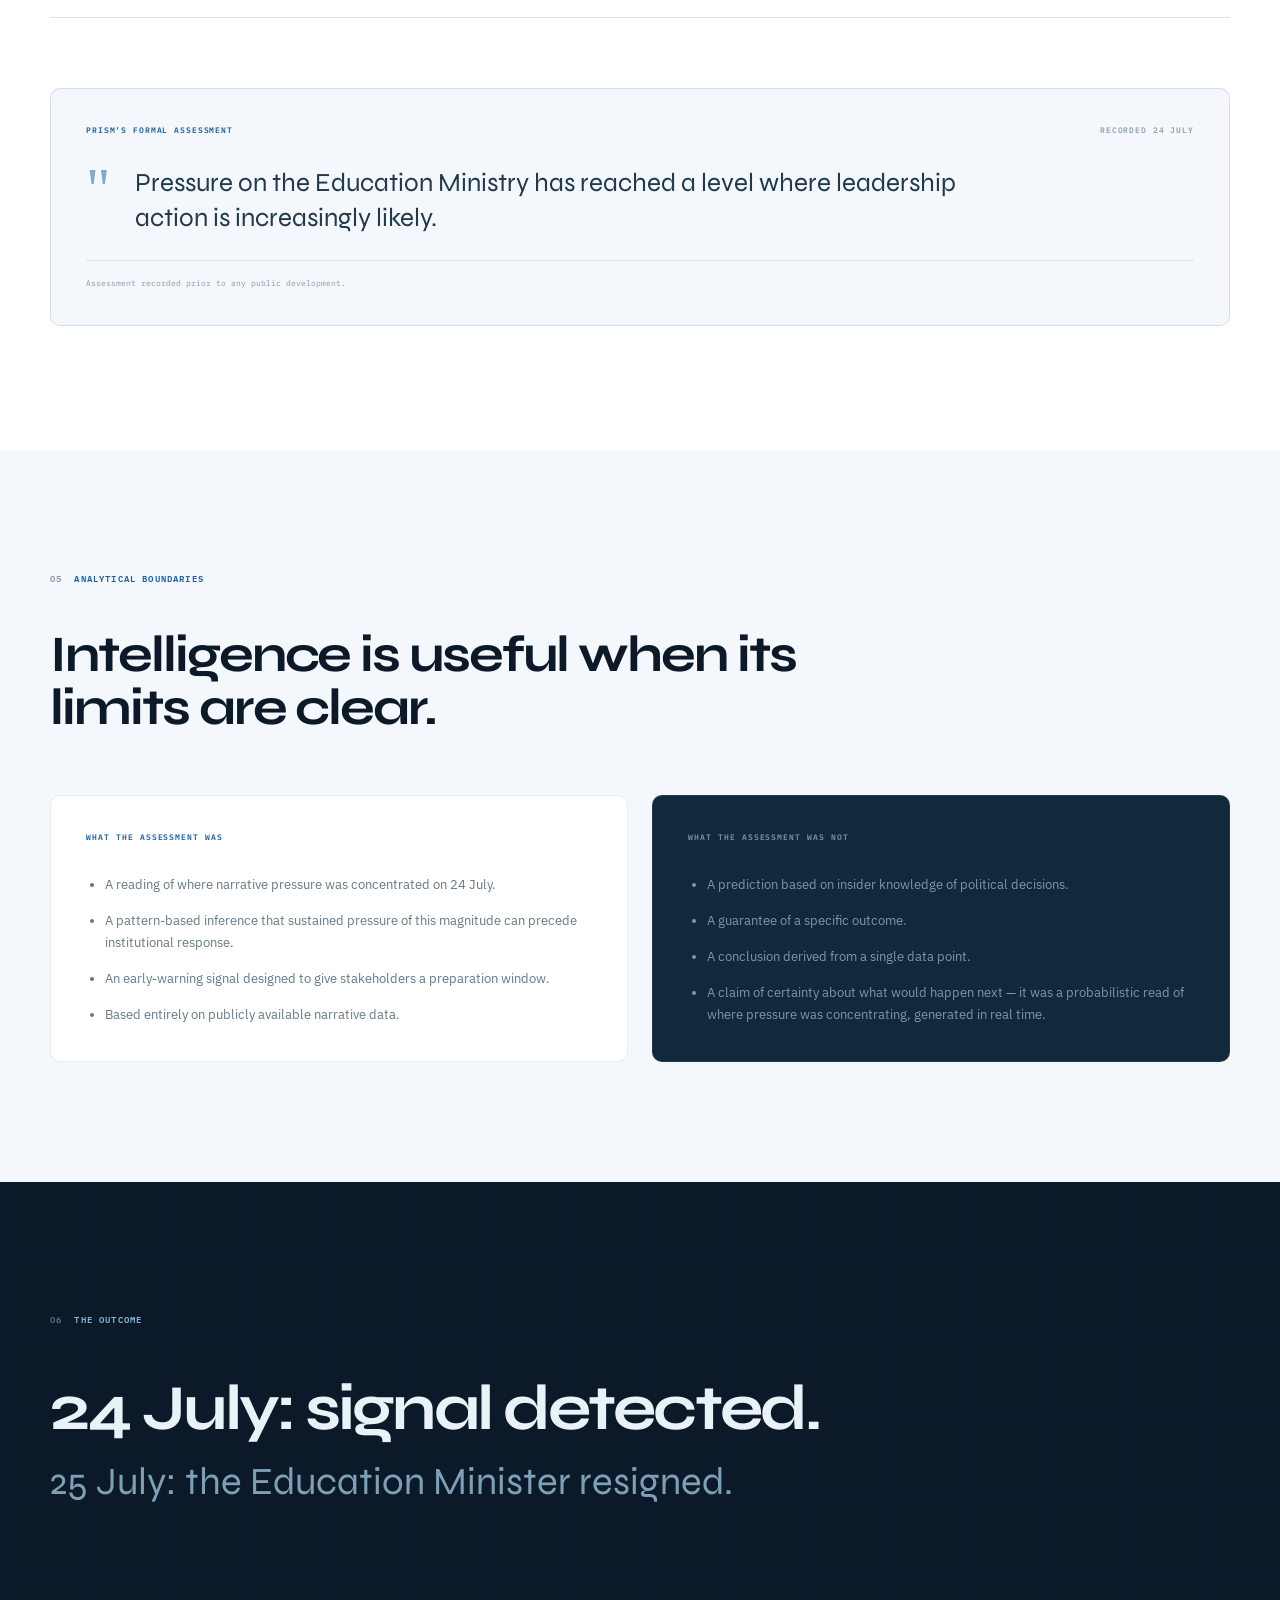
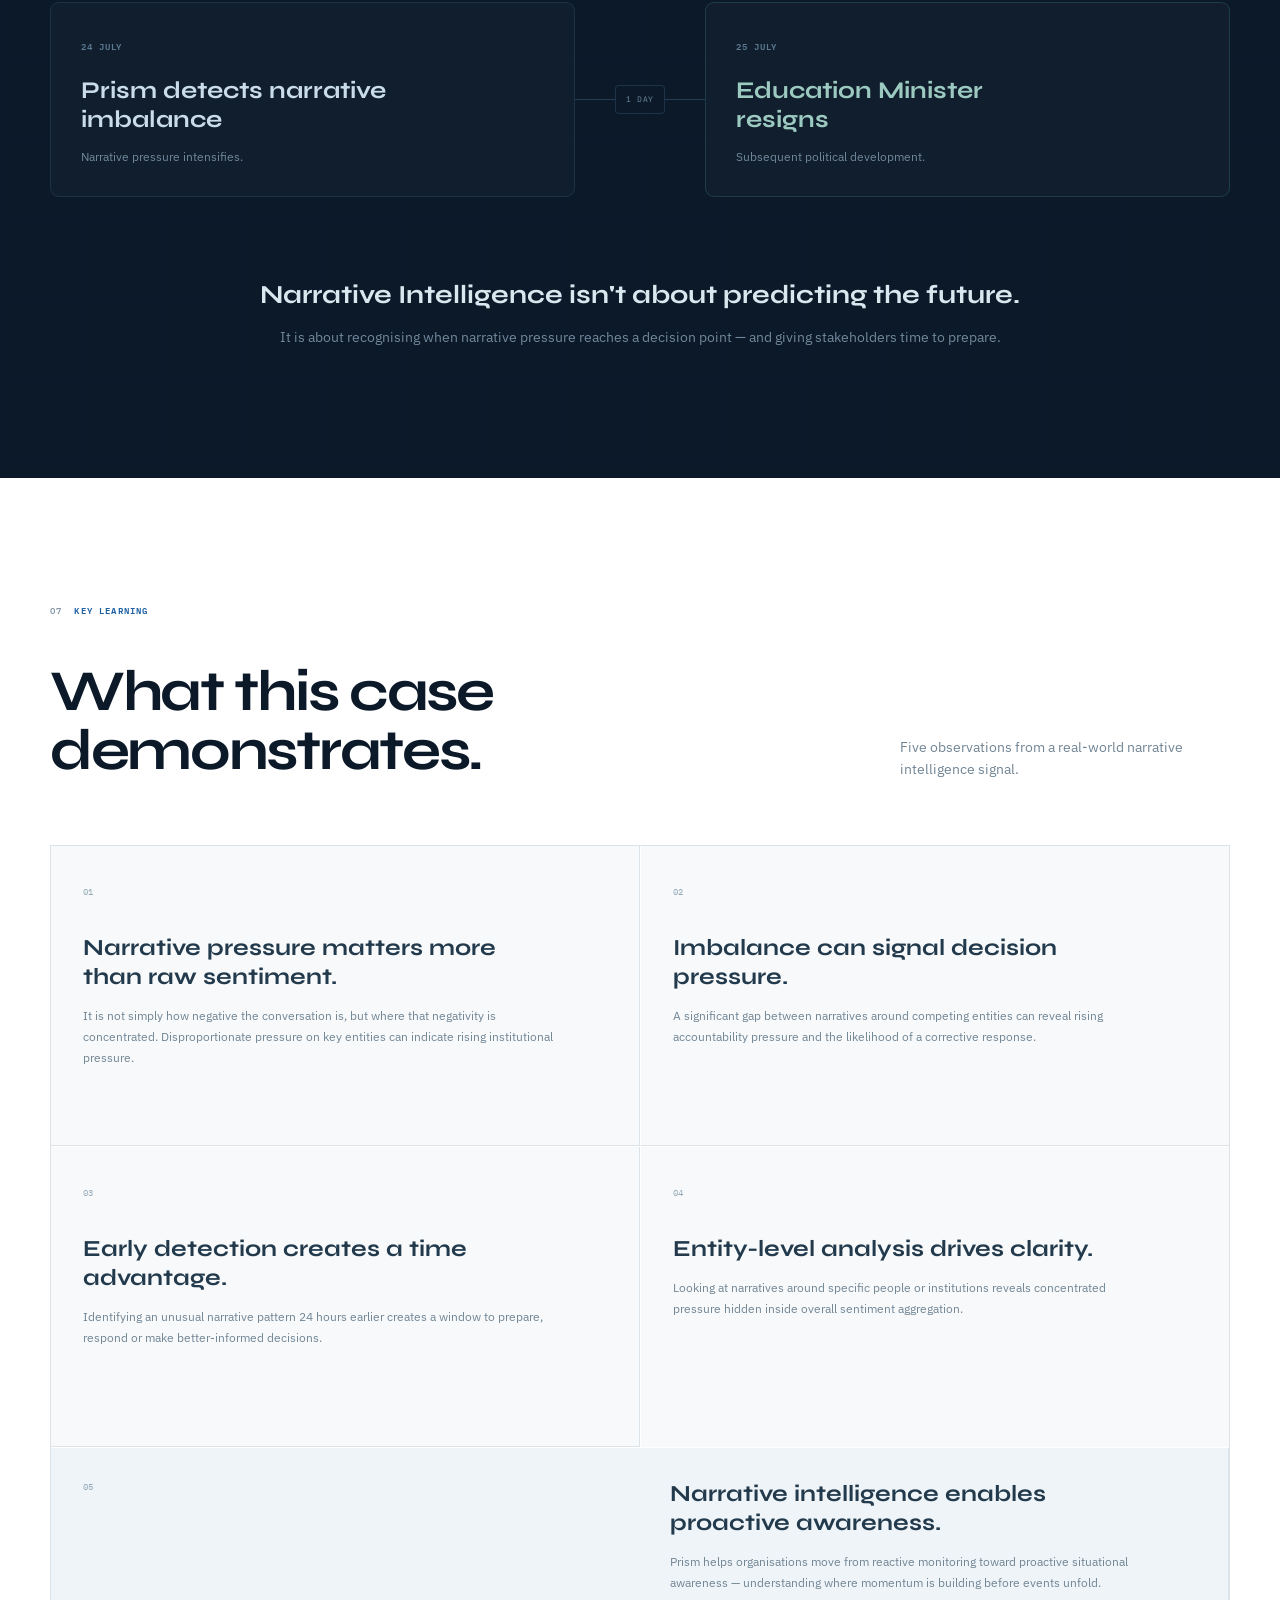
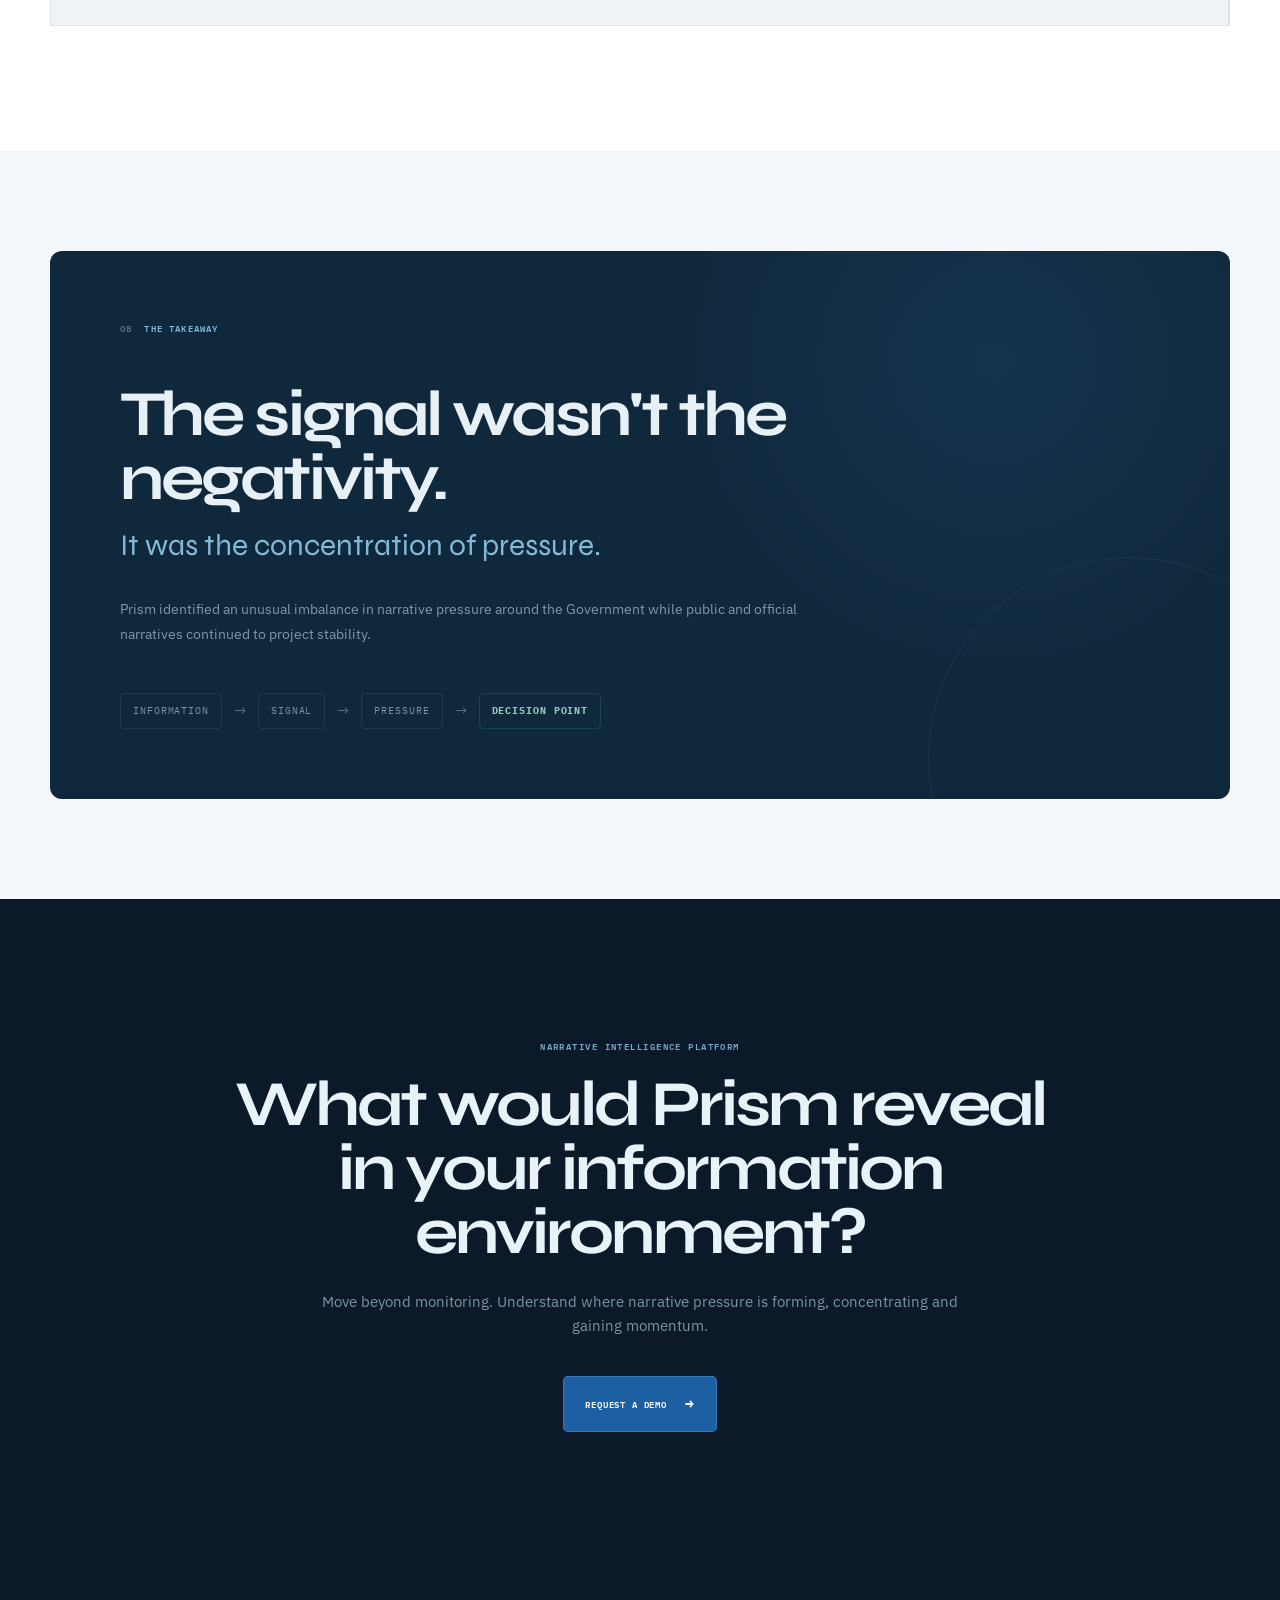
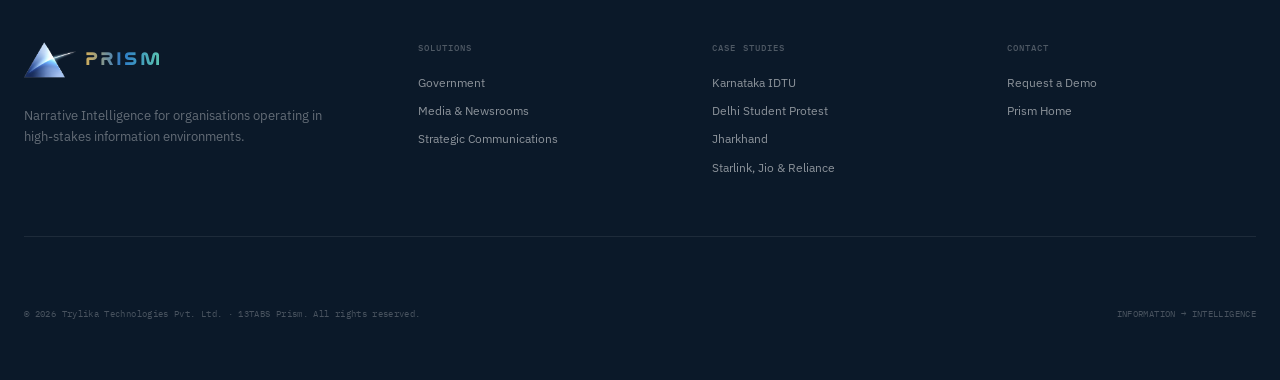
<file: case-studies/delhi-student-protest.html>
<!DOCTYPE html>
<html lang="en">
<head>
    <!-- Google tag (gtag.js) -->
    <script async src="https://www.googletagmanager.com/gtag/js?id=G-66W589RMQ3"></script>
    <script>
    window.dataLayer = window.dataLayer || [];
    function gtag(){dataLayer.push(arguments);}
    gtag('js', new Date());

    gtag('config', 'G-66W589RMQ3');
    </script>

    <meta charset="UTF-8">
    <meta name="viewport" content="width=device-width, initial-scale=1.0">
    <title>
        Delhi Student Protest | Prism Case Study
    </title>

    <meta name="description" content="How Prism detected an unusual narrative imbalance during the Delhi student protests one day before a major political development.">

    <link rel="preconnect" href="https://fonts.googleapis.com">
    <link rel="preconnect" href="https://fonts.gstatic.com" crossorigin>
    <link rel="stylesheet" href="../assets/css/common.css">
  <link href="https://fonts.googleapis.com/css2?family=IBM+Plex+Mono:wght@400;500;600&family=IBM+Plex+Sans:wght@400;500;600;700&family=Syne:wght@500;600;700;800&display=swap" rel="stylesheet">
    <link rel="stylesheet" href="../assets/css/delhi-student-protest.css">
    <link rel="shortcut icon" href="../favicon.ico">
</head>

<body>

<!-- =========================================================
     HEADER
========================================================= -->

<header class="site-header">
  <div class="header-inner">
    <a href="/" class="brand" aria-label="13TABS Prism">
      <img src="../assets/icons/brand/prism-logo.png" alt="13TABS Prism" class="brand-logo">
      <span class="brand-name">PRISM</span>
    </a>

    <nav class="main-nav" aria-label="Primary navigation">
      <a href="/" class="nav-link">Prism</a>

      <div class="nav-dropdown">
        <button class="nav-link dropdown-toggle" type="button" aria-expanded="false">
          Solutions <span class="nav-chevron">⌄</span>
        </button>
        <div class="dropdown-menu">
          <a href="../solutions/government.html">Government</a>
          <a href="../solutions/media.html">Media</a>
          <a href="../solutions/enterprise.html">Enterprise</a>
        </div>
      </div>

      <div class="nav-dropdown">
        <button class="nav-link dropdown-toggle active" type="button" aria-expanded="false">
          Case Studies <span class="nav-chevron">⌄</span>
        </button>
        <div class="dropdown-menu">
          <a href="../case-studies/karnataka-idtu.html">Karnataka IDTU</a>
          <a href="../case-studies/delhi-student-protest.html">Delhi Student Protest</a>
          <a href="../case-studies/jharkhand-information-environment.html">Jharkhand Information Environment</a>
          <a href="../case-studies/starlink-jio.html">Starlink, Jio & Reliance</a>
        </div>
      </div>

      <a href="../contact.html" class="nav-link">Contact</a>
    </nav>

    <a href="../contact.html" class="header-cta">Request a Demo <span>→</span></a>

    <button class="mobile-menu-btn" type="button" aria-label="Open navigation" aria-expanded="false">
      <span></span><span></span><span></span>
    </button>
  </div>
</header>



<main>

<!-- =========================================================
     HERO
========================================================= -->

<section class="hero">

    <div class="hero-grid"></div>

    <div class="hero-glow hero-glow-one"></div>
    <div class="hero-glow hero-glow-two"></div>


    <div class="hero-container">

        <div class="hero-label">
            <span>CASE STUDY #01</span>
            <span>DELHI • JULY 2026</span>
        </div>


        <div class="hero-layout">

            <div class="hero-copy">

                <p class="eyebrow">
                    NARRATIVE INTELLIGENCE
                </p>

                <h1>
                    Can narrative pressure
                    signal major decisions
                    before they happen?
                </h1>

                <p class="hero-description">
                    How Prism detected an unusual narrative imbalance
                    on 24 July — one day before a major political
                    development.
                </p>


                <div class="hero-context">

                    <span>
                        DELHI STUDENT PROTESTS
                    </span>

                    <span>
                        NEET EXAM CONTROVERSY
                    </span>

                    <span>
                        PASSIVE MONITORING
                    </span>

                </div>

            </div>


            <div class="hero-signal">

                <div class="signal-top">

                    <span class="signal-label">
                        SIGNAL DETECTED
                    </span>

                    <span class="signal-date">
                        24 JUL
                    </span>

                </div>


                <div class="signal-main">

                    <div class="signal-number">
                        3.2<span>×</span>
                    </div>

                    <div class="signal-title">
                        NARRATIVE<br>
                        IMBALANCE
                    </div>

                </div>


                <div class="signal-line">

                    <div class="signal-point">
                        <span>24 JUL</span>
                        <strong>Signal</strong>
                    </div>

                    <div class="signal-connector"></div>

                    <div class="signal-point outcome">
                        <span>25 JUL</span>
                        <strong>Outcome</strong>
                    </div>

                </div>


                <div class="signal-foot">
                    <span>ADVANCE DETECTION</span>
                    <strong>1 DAY</strong>
                </div>

            </div>

        </div>

    </div>

</section>



<!-- =========================================================
     THE FINDING
========================================================= -->

<section class="section finding">

    <div class="section-container">

        <div class="section-label">
            <span>01</span>
            THE FINDING
        </div>


        <div class="finding-layout">

            <div class="finding-heading">

                <h2>
                    The public narrative
                    was saying more than
                    the headlines showed.
                </h2>

            </div>


            <div class="finding-copy">

                <p class="lead">
                    On 24 July, while official statements denied
                    any ministerial change, Prism detected a
                    narrative imbalance indicating rising
                    institutional pressure.
                </p>

                <p>
                    The Education Minister resigned the following
                    day.
                </p>


                <div class="finding-result">

                    <div class="result-date">
                        24 JULY
                    </div>

                    <div class="result-line"></div>

                    <div class="result-date">
                        25 JULY
                    </div>

                </div>


                <div class="result-caption">
                    SIGNAL DETECTED
                    <span>→</span>
                    EDUCATION MINISTER RESIGNS
                </div>

            </div>

        </div>

    </div>

</section>



<!-- =========================================================
     CONTEXT
========================================================= -->

<section class="section context">

    <div class="section-container">

        <div class="section-label">
            <span>02</span>
            THE CONTEXT
        </div>


        <div class="section-heading">

            <h2>
                What the world saw.
                What Prism saw.
            </h2>

            <p>
                On 24 and 25 July, Delhi was in the middle of a
                student protest movement centred around the NEET
                examination controversy.
            </p>

        </div>


        <div class="context-grid">

            <!-- WORLD SAW -->

            <div class="context-card conventional">

                <div class="card-label">
                    WHAT THE WORLD SAW
                    <span>24 JUL</span>
                </div>


                <blockquote>
                    “There is no question of the
                    Education Minister resigning.”
                </blockquote>


                <div class="quote-source">
                    Official statements &amp;
                    mainstream reporting
                </div>


                <ul>

                    <li>
                        Government and party leaders
                        reiterated there was no such
                        development.
                    </li>

                    <li>
                        Mainstream reporting largely
                        echoed official assurances.
                    </li>

                    <li>
                        Coverage projected stability
                        and business as usual.
                    </li>

                    <li>
                        No credible media outlet
                        anticipated a ministerial exit.
                    </li>

                </ul>

            </div>


            <!-- PRISM SAW -->

            <div class="context-card prism-card">

                <div class="card-label">
                    WHAT PRISM SAW
                    <span>24 JUL</span>
                </div>


                <div class="context-metrics">

                    <div class="context-metric">

                        <span class="metric-name">
                            GOVERNMENT
                        </span>

                        <strong>
                            38%
                        </strong>

                        <small>
                            NEGATIVE
                        </small>

                    </div>


                    <div class="context-metric">

                        <span class="metric-name">
                            OPPOSITION
                        </span>

                        <strong>
                            12%
                        </strong>

                        <small>
                            NEGATIVE
                        </small>

                    </div>

                </div>


                <div class="imbalance">

                    <span>
                        SENTIMENT IMBALANCE
                    </span>

                    <strong>
                        3.2×
                    </strong>

                    <p>
                        Narrative pressure was disproportionately
                        concentrated on the Government.
                    </p>

                </div>

            </div>

        </div>


        <div class="context-bottom">

            <strong>
                The gap between official narrative
                and public narrative is where Prism operates.
            </strong>

            <p>
                Traditional monitoring tells you what is being said.
                Prism examines how pressure is distributed — which
                entities are bearing the weight of the narrative,
                and at what intensity.
            </p>

        </div>

    </div>

</section>



<!-- =========================================================
     THE SIGNAL
========================================================= -->

<section class="section signal-section">

    <div class="section-container">

        <div class="section-label light">
            <span>03</span>
            THE SIGNAL
        </div>


        <div class="section-heading dark-heading">

            <h2>
                A negative conversation
                wasn't the signal.
            </h2>

            <p>
                The signal was where the negativity was
                concentrated.
            </p>

        </div>


        <div class="signal-comparison">

            <!-- GOVERNMENT -->

            <article class="entity-panel government">

                <div class="entity-header">

                    <div>
                        <span class="entity-kicker">
                            GOVERNMENT NARRATIVE
                        </span>

                        <h3>
                            The Government
                        </h3>
                    </div>

                    <div class="entity-percentage">
                        38%
                    </div>

                </div>


                <div class="sentiment-bar">

                    <div class="sentiment-negative"
                         style="width:38%;">
                    </div>

                </div>


                <div class="sentiment-breakdown">

                    <span>
                        POSITIVE <strong>7%</strong>
                    </span>

                    <span>
                        NEUTRAL <strong>55%</strong>
                    </span>

                    <span>
                        NEGATIVE <strong>38%</strong>
                    </span>

                </div>


                <div class="mention-count">
                    MENTIONS TRACKED
                    <strong>145</strong>
                </div>

            </article>


            <!-- VERSUS -->

            <div class="versus">

                <span>
                    VS
                </span>

            </div>


            <!-- OPPOSITION -->

            <article class="entity-panel opposition">

                <div class="entity-header">

                    <div>
                        <span class="entity-kicker">
                            OPPOSITION NARRATIVE
                        </span>

                        <h3>
                            The Opposition
                        </h3>
                    </div>

                    <div class="entity-percentage">
                        12%
                    </div>

                </div>


                <div class="sentiment-bar">

                    <div class="sentiment-negative"
                         style="width:12%;">
                    </div>

                </div>


                <div class="sentiment-breakdown">

                    <span>
                        POSITIVE <strong>4%</strong>
                    </span>

                    <span>
                        NEUTRAL <strong>84%</strong>
                    </span>

                    <span>
                        NEGATIVE <strong>12%</strong>
                    </span>

                </div>


                <div class="mention-count">
                    MENTIONS TRACKED
                    <strong>59</strong>
                </div>

            </article>

        </div>

        <!-- Trend Chart -->


        <div class="signal-insight">

            <div class="insight-number">
                3.2×
            </div>

            <div class="insight-copy">

                <span>
                    KEY INSIGHT
                </span>

                <p>
                    Negative sentiment on the Government was
                    running at 3.2× the intensity of the Opposition —
                    indicating where public pressure was concentrating.
                </p>

            </div>

        </div>


        <div class="signal-findings">

            <article>

                <span>01</span>

                <h3>
                    Disproportionate concentration
                </h3>

                <p>
                    Narrative pressure was not evenly distributed.
                    It was heavily concentrated on the Government
                    side, particularly around the Education Ministry.
                </p>

            </article>


            <article>

                <span>02</span>

                <h3>
                    Asymmetric accountability
                </h3>

                <p>
                    While the Opposition carried only 12% negative
                    narrative, the Government was absorbing 38% —
                    a pattern associated with rising institutional
                    decision pressure.
                </p>

            </article>


            <article>

                <span>03</span>

                <h3>
                    Sustained pressure
                </h3>

                <p>
                    The imbalance had been building across the
                    monitoring window rather than appearing as a
                    sudden spike, indicating sustained narrative
                    pressure.
                </p>

            </article>

        </div>

    </div>

</section>



<!-- =========================================================
     ASSESSMENT
========================================================= -->

<section class="section assessment">

    <div class="section-container">

        <div class="section-label">
            <span>04</span>
            THE ASSESSMENT
        </div>


        <div class="assessment-heading">

            <h2>
                How Prism interpreted
                the signal.
            </h2>

            <p>
                Prism's assessment was not derived from raw
                negative sentiment alone. It was built around
                the distribution and concentration of narrative
                pressure across specific entities.
            </p>

        </div>


        <div class="framework">

            <article class="framework-item">

                <div class="framework-number">
                    01
                </div>

                <div>

                    <h3>
                        Narrative pressure ≠ raw sentiment
                    </h3>

                    <p>
                        A high overall negative score can represent
                        diffuse dissatisfaction. Concentrated pressure
                        on a specific institution indicates something
                        more specific: rising accountability and
                        decision urgency.
                    </p>

                </div>

            </article>


            <article class="framework-item">

                <div class="framework-number">
                    02
                </div>

                <div>

                    <h3>
                        Entity-level concentration
                    </h3>

                    <p>
                        By tracking narratives at the entity level,
                        Prism surfaces patterns hidden by aggregated
                        data. The 3.2× imbalance between Government
                        and Opposition narrative on 24 July was the
                        key signal.
                    </p>

                </div>

            </article>


            <article class="framework-item">

                <div class="framework-number">
                    03
                </div>

                <div>

                    <h3>
                        Decision pressure threshold
                    </h3>

                    <p>
                        When sustained narrative pressure reaches
                        an inflection point, organisations may respond
                        through communication shifts, policy adjustments
                        or leadership decisions. Prism tracks when
                        pressure is approaching this threshold.
                    </p>

                </div>

            </article>

        </div>


        <!-- FORMAL ASSESSMENT -->

        <div class="formal-assessment">

            <div class="formal-label">
                PRISM'S FORMAL ASSESSMENT
                <span>RECORDED 24 JULY</span>
            </div>


            <div class="formal-content">

                <div class="formal-mark">
                    "
                </div>

                <p>
                    Pressure on the Education Ministry has
                    reached a level where leadership action is
                    increasingly likely.
                </p>

            </div>


            <div class="formal-note">
                Assessment recorded prior to any public development.
            </div>

        </div>

    </div>

</section>



<!-- =========================================================
     WHAT THE ASSESSMENT WAS / WAS NOT
========================================================= -->

<section class="section boundaries">

    <div class="section-container">

        <div class="section-label">
            <span>05</span>
            ANALYTICAL BOUNDARIES
        </div>


        <div class="boundaries-heading">

            <h2>
                Intelligence is useful
                when its limits are clear.
            </h2>

        </div>


        <div class="boundaries-grid">

            <div class="boundary-card was">

                <div class="boundary-title">
                    WHAT THE ASSESSMENT WAS
                </div>


                <ul>

                    <li>
                        A reading of where narrative pressure
                        was concentrated on 24 July.
                    </li>

                    <li>
                        A pattern-based inference that sustained
                        pressure of this magnitude can precede
                        institutional response.
                    </li>

                    <li>
                        An early-warning signal designed to give
                        stakeholders a preparation window.
                    </li>

                    <li>
                        Based entirely on publicly available
                        narrative data.
                    </li>

                </ul>

            </div>


            <div class="boundary-card was-not">

                <div class="boundary-title">
                    WHAT THE ASSESSMENT WAS NOT
                </div>


                <ul>

                    <li>
                        A prediction based on insider knowledge
                        of political decisions.
                    </li>

                    <li>
                        A guarantee of a specific outcome.
                    </li>

                    <li>
                        A conclusion derived from a single data point.
                    </li>

                    <li>
                        A claim of certainty about what would
                        happen next — it was a probabilistic
                        read of where pressure was concentrating,
                        generated in real time.
                    </li>

                </ul>

            </div>

        </div>

    </div>

</section>



<!-- =========================================================
     OUTCOME
========================================================= -->

<section class="section outcome-section">

    <div class="outcome-grid"></div>


    <div class="section-container">

        <div class="section-label light">
            <span>06</span>
            THE OUTCOME
        </div>


        <div class="outcome-heading">

            <h2>
                24 July:
                signal detected.
            </h2>

            <p>
                25 July:
                the Education Minister resigned.
            </p>

        </div>


        <div class="outcome-timeline">

            <div class="outcome-event">

                <span>
                    24 JULY
                </span>

                <strong>
                    Prism detects
                    narrative imbalance
                </strong>

                <small>
                    Narrative pressure intensifies.
                </small>

            </div>


            <div class="outcome-connector">

                <span>
                    1 DAY
                </span>

            </div>


            <div class="outcome-event final">

                <span>
                    25 JULY
                </span>

                <strong>
                    Education Minister
                    resigns
                </strong>

                <small>
                    Subsequent political development.
                </small>

            </div>

        </div>


        <div class="outcome-statement">

            <strong>
                Narrative Intelligence isn't about
                predicting the future.
            </strong>

            <p>
                It is about recognising when narrative pressure
                reaches a decision point — and giving stakeholders
                time to prepare.
            </p>

        </div>

    </div>

</section>



<!-- =========================================================
     KEY LEARNING
========================================================= -->

<section class="section learning">

    <div class="section-container">

        <div class="section-label">
            <span>07</span>
            KEY LEARNING
        </div>


        <div class="learning-heading">

            <h2>
                What this case
                demonstrates.
            </h2>

            <p>
                Five observations from a real-world narrative
                intelligence signal.
            </p>

        </div>


        <div class="learning-grid">

            <article class="learning-card">

                <span>01</span>

                <h3>
                    Narrative pressure matters
                    more than raw sentiment.
                </h3>

                <p>
                    It is not simply how negative the conversation
                    is, but where that negativity is concentrated.
                    Disproportionate pressure on key entities can
                    indicate rising institutional pressure.
                </p>

            </article>


            <article class="learning-card">

                <span>02</span>

                <h3>
                    Imbalance can signal
                    decision pressure.
                </h3>

                <p>
                    A significant gap between narratives around
                    competing entities can reveal rising
                    accountability pressure and the likelihood
                    of a corrective response.
                </p>

            </article>


            <article class="learning-card">

                <span>03</span>

                <h3>
                    Early detection creates
                    a time advantage.
                </h3>

                <p>
                    Identifying an unusual narrative pattern
                    24 hours earlier creates a window to prepare,
                    respond or make better-informed decisions.
                </p>

            </article>


            <article class="learning-card">

                <span>04</span>

                <h3>
                    Entity-level analysis
                    drives clarity.
                </h3>

                <p>
                    Looking at narratives around specific people
                    or institutions reveals concentrated pressure
                    hidden inside overall sentiment aggregation.
                </p>

            </article>


            <article class="learning-card learning-wide">

                <span>05</span>

                <div>

                    <h3>
                        Narrative intelligence enables
                        proactive awareness.
                    </h3>

                    <p>
                        Prism helps organisations move from
                        reactive monitoring toward proactive
                        situational awareness — understanding
                        where momentum is building before events
                        unfold.
                    </p>

                </div>

            </article>

        </div>

    </div>

</section>



<!-- =========================================================
     TAKEAWAY
========================================================= -->

<section class="section takeaway">

    <div class="section-container">

        <div class="takeaway-panel">

            <div class="section-label light">
                <span>08</span>
                THE TAKEAWAY
            </div>


            <h2>
                The signal wasn't
                the negativity.
            </h2>

            <p class="takeaway-lead">
                It was the concentration of pressure.
            </p>


            <p>
                Prism identified an unusual imbalance in narrative
                pressure around the Government while public and
                official narratives continued to project stability.
            </p>

            <div class="takeaway-chain">

                <span>
                    INFORMATION
                </span>

                <i>→</i>

                <span>
                    SIGNAL
                </span>

                <i>→</i>

                <span>
                    PRESSURE
                </span>

                <i>→</i>

                <strong>
                    DECISION POINT
                </strong>

            </div>

        </div>

    </div>

</section>



<!-- =========================================================
     CTA
========================================================= -->

<section class="final-cta">

    <div class="cta-grid"></div>


    <div class="cta-container">

        <p class="eyebrow">
            NARRATIVE INTELLIGENCE PLATFORM
        </p>

        <h2>
            What would Prism reveal
            in your information environment?
        </h2>

        <p>
            Move beyond monitoring. Understand where
            narrative pressure is forming, concentrating
            and gaining momentum.
        </p>


        <a href="../contact.html"
           class="primary-button">

            Request a Demo

            <span>→</span>

        </a>

    </div>

</section>

</main>



<!-- =========================================================
     FOOTER
========================================================= -->

<footer class="site-footer">
    <div class="section-container footer-inner">
        <div class="footer-brand">
            <a href="/" class="brand">
                <img src="../assets/icons/brand/prism-logo.png" alt="13TABS Prism" class="brand-logo">
                <span class="brand-name">PRISM</span>
            </a>
            <p>Narrative Intelligence for organisations operating in high-stakes information environments.</p>
        </div>
        <div class="footer-column">
            <h4>SOLUTIONS</h4>
            <a href="../solutions/government.html">Government</a>
            <a href="../solutions/media.html">Media &amp; Newsrooms</a>
            <a href="../solutions/enterprise.html">Strategic Communications</a>
        </div>
        <div class="footer-column">
            <h4>CASE STUDIES</h4>
            <a href="../case-studies/karnataka-idtu.html">Karnataka IDTU</a>
            <a href="../case-studies/delhi-student-protest.html">Delhi Student Protest</a>
            <a href="../case-studies/jharkhand-information-environment.html">Jharkhand</a>
            <a href="../case-studies/starlink-jio.html">Starlink, Jio & Reliance</a>
        </div>
        <div class="footer-column">
            <h4>CONTACT</h4>
            <a href="../contact.html">Request a Demo</a>
            <a href="/">Prism Home</a>
        </div>
    </div>
    <div class="section-container footer-bottom">
        <span>© 2026 Trylika Technologies Pvt. Ltd. · 13TABS Prism. All rights reserved.</span>
        <span>INFORMATION → INTELLIGENCE</span>
    </div>
</footer>


<script src="../assets/js/common.js"></script>
</body>
</html>
</file>
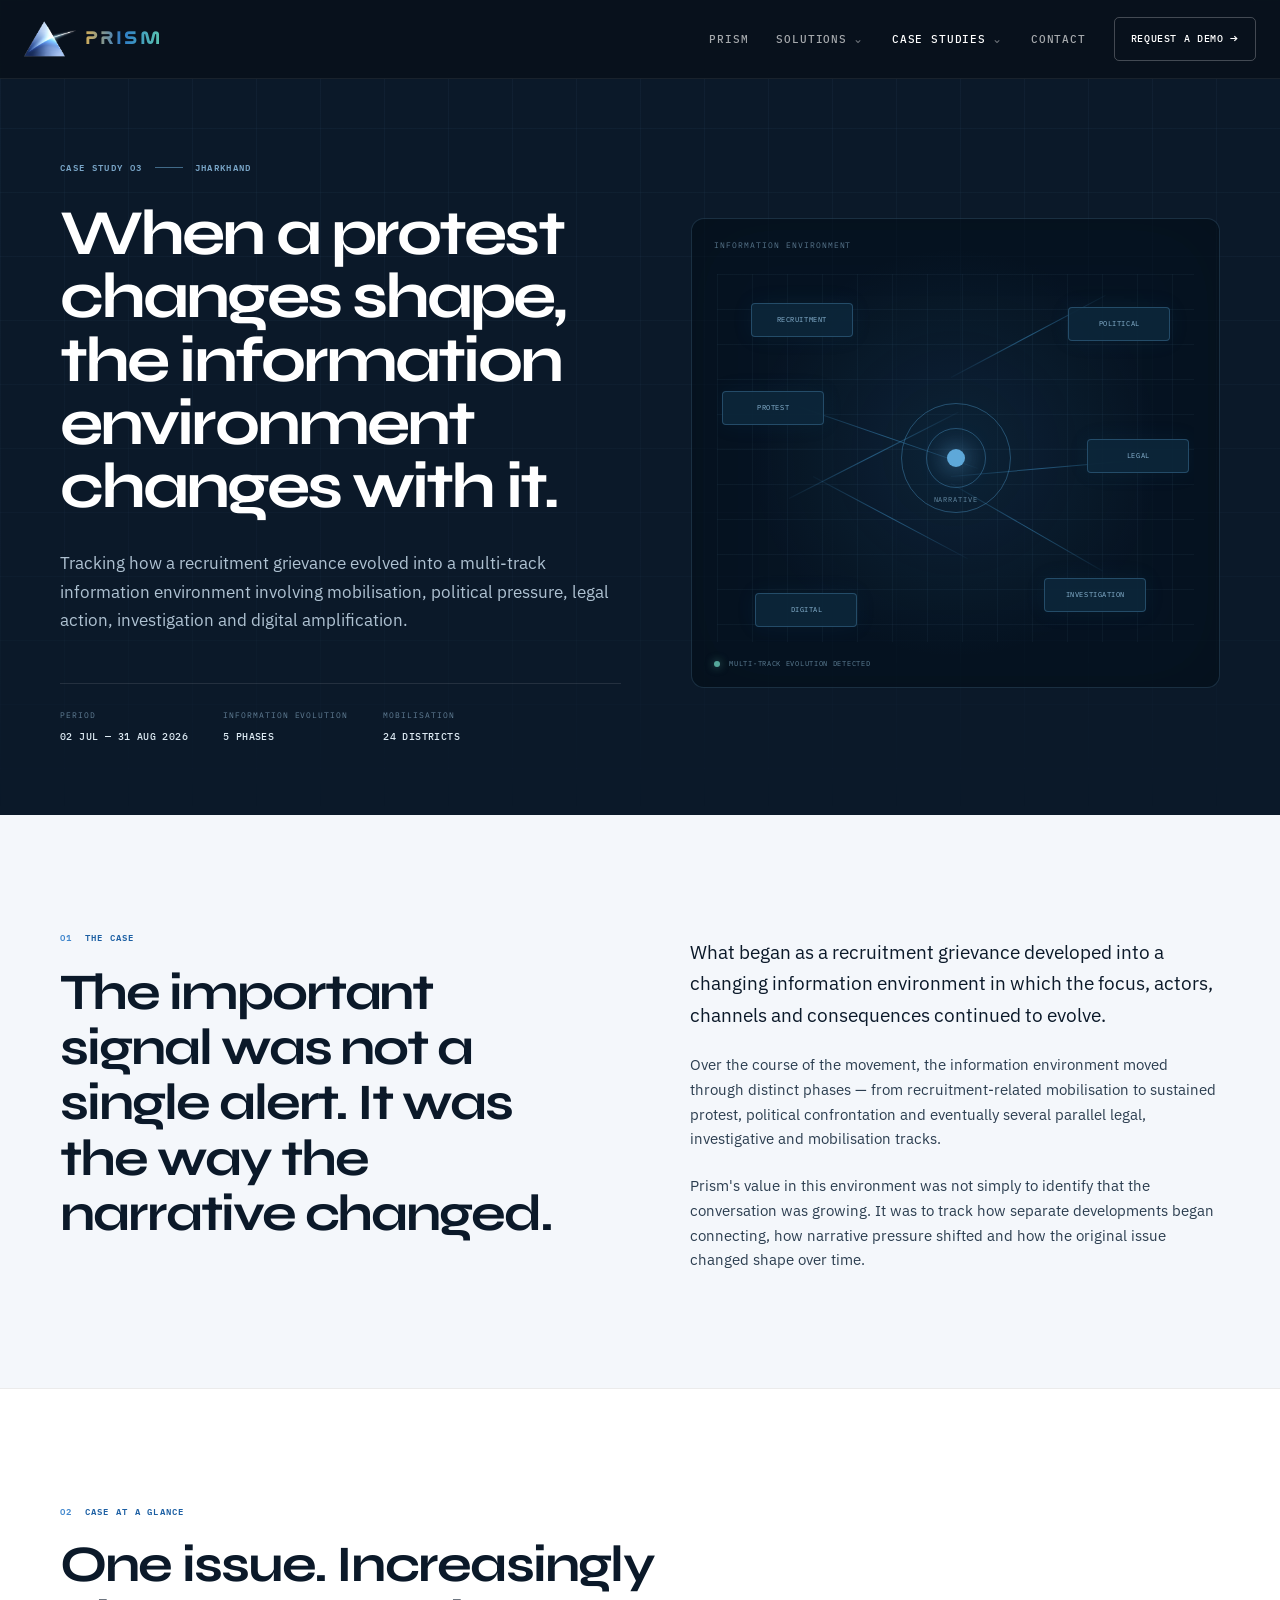
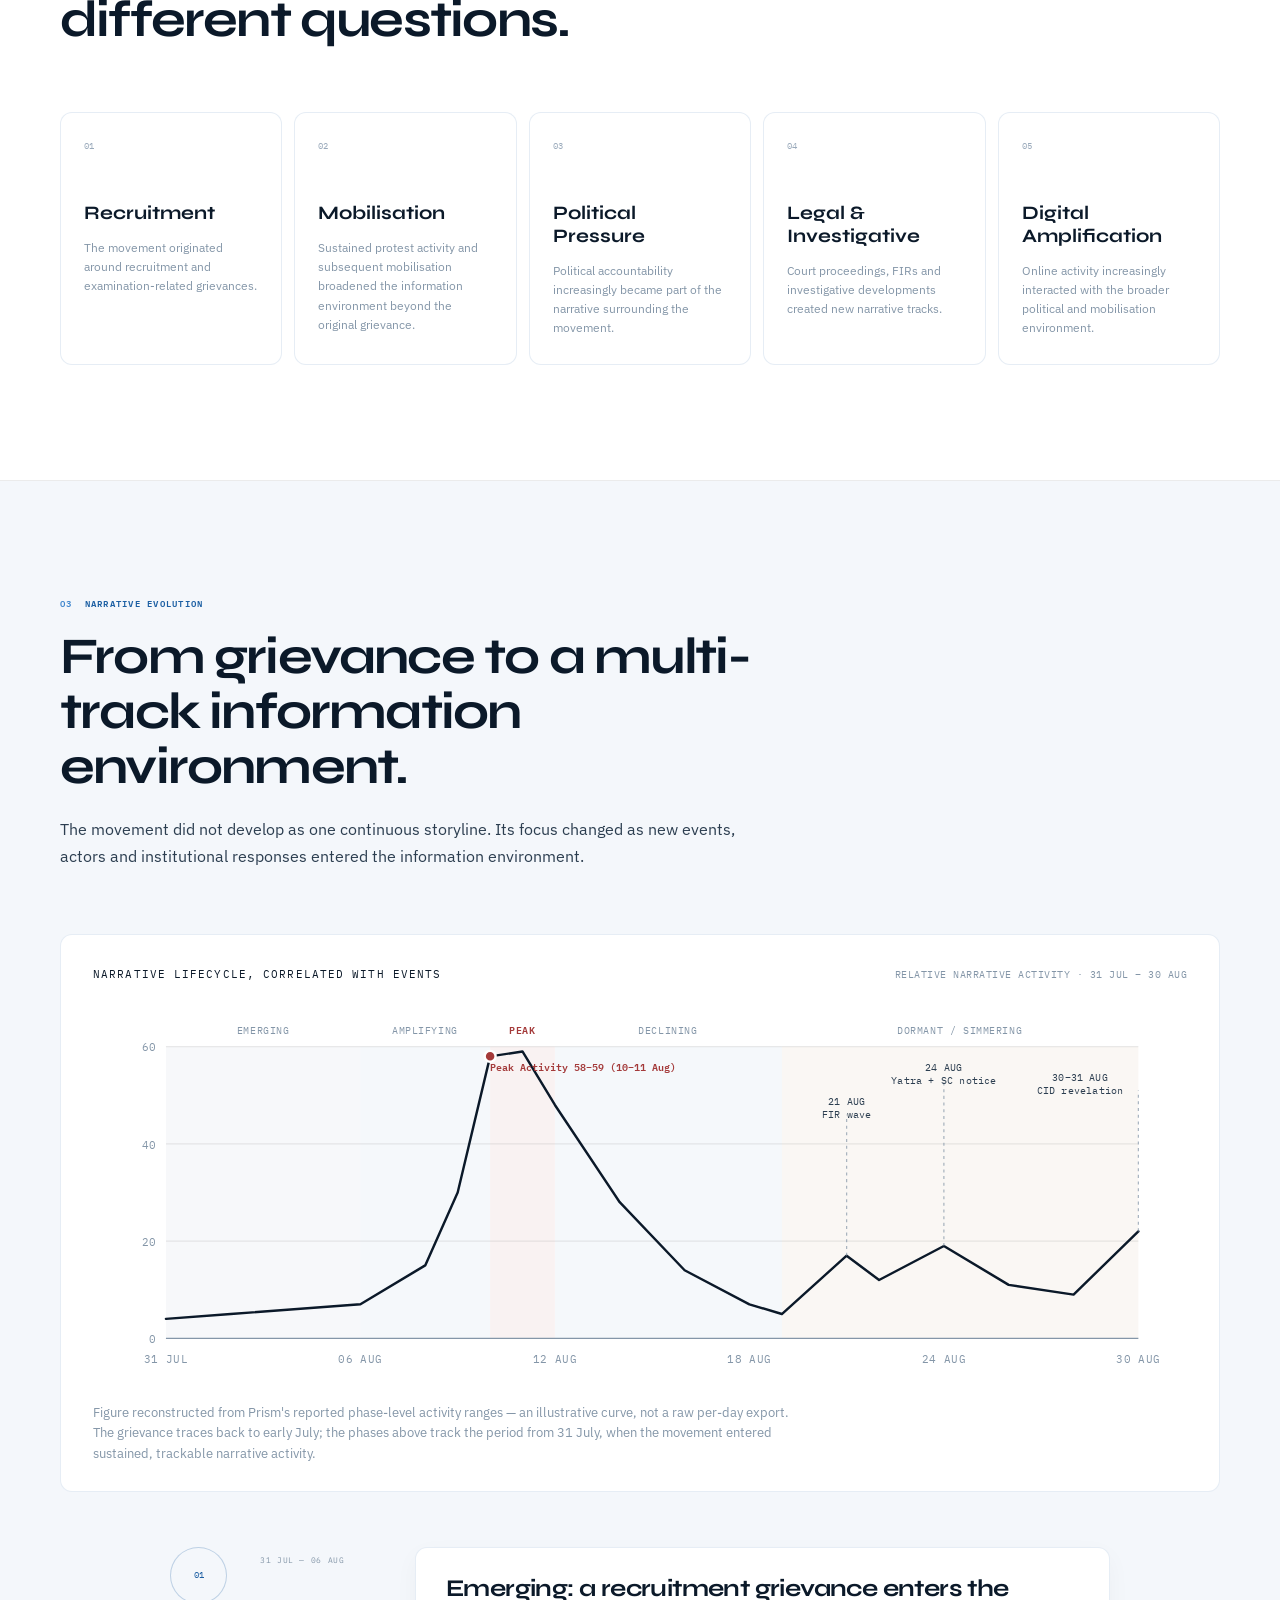
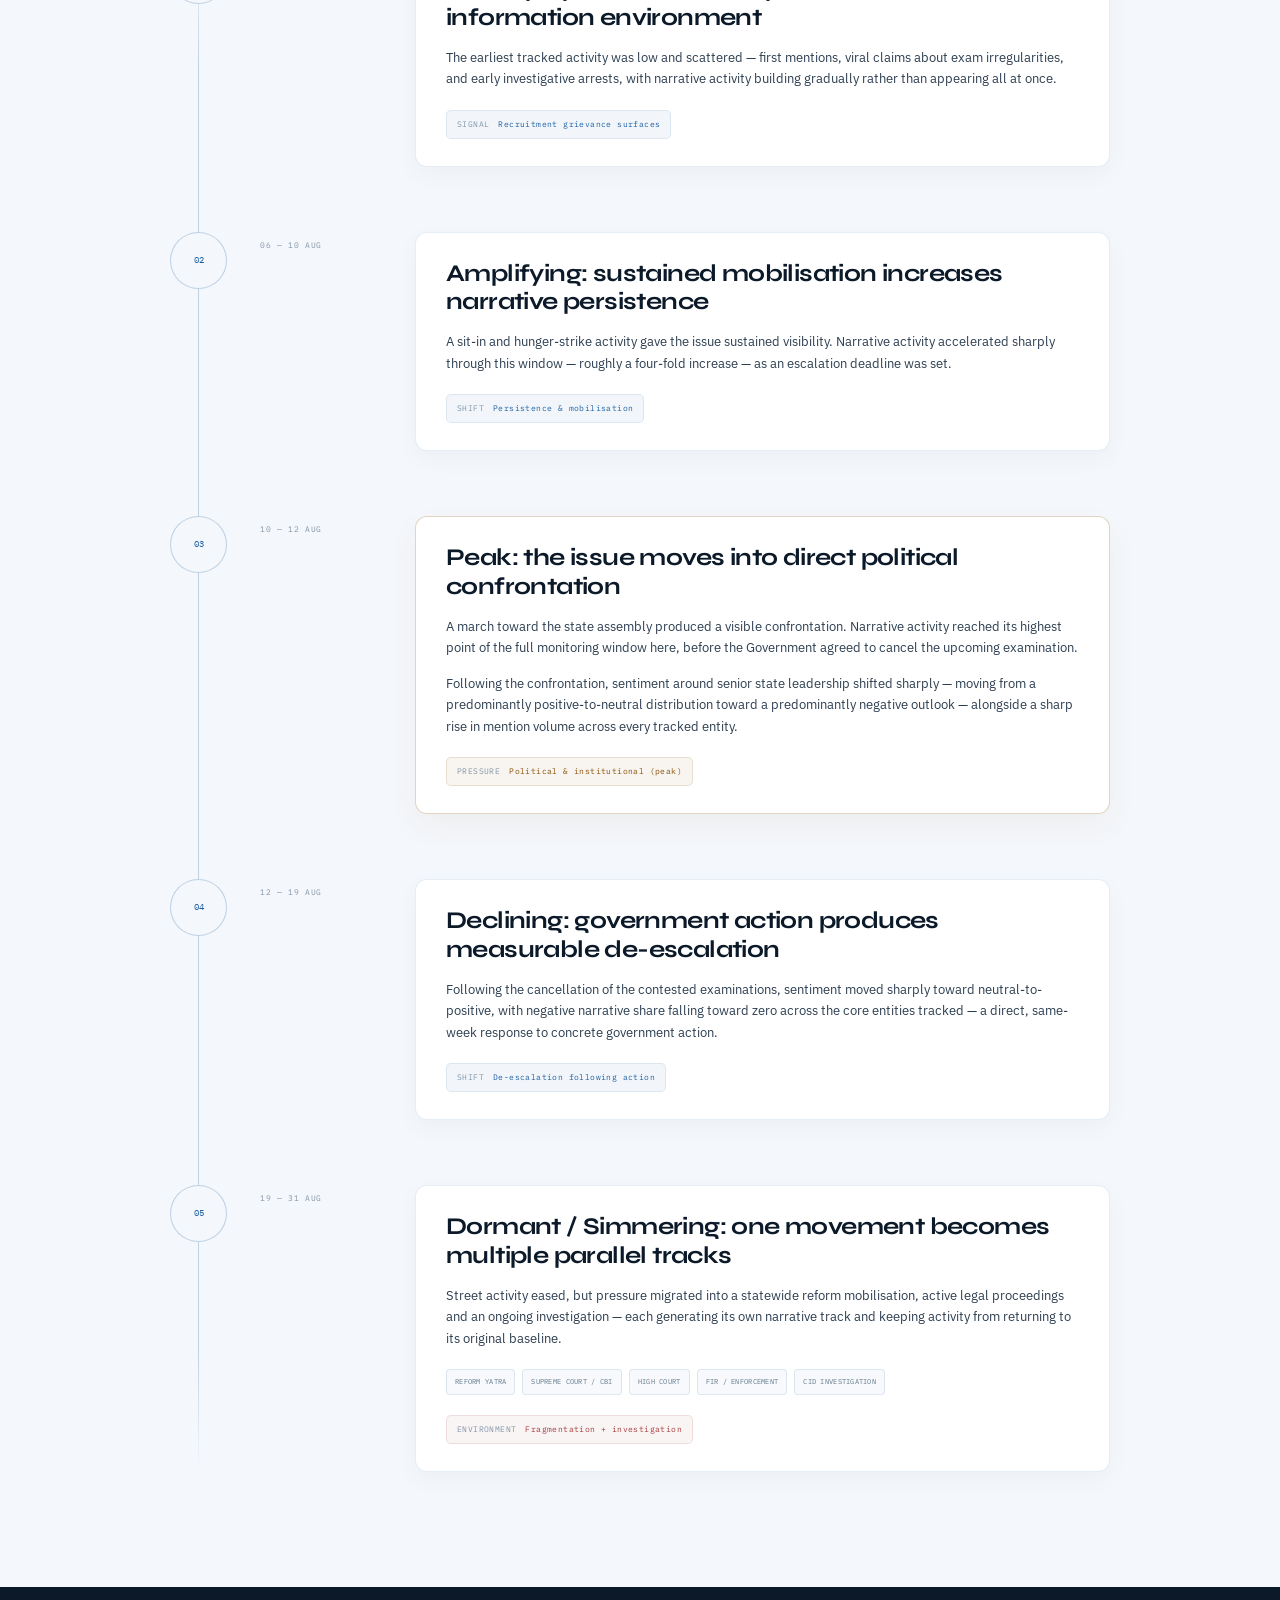
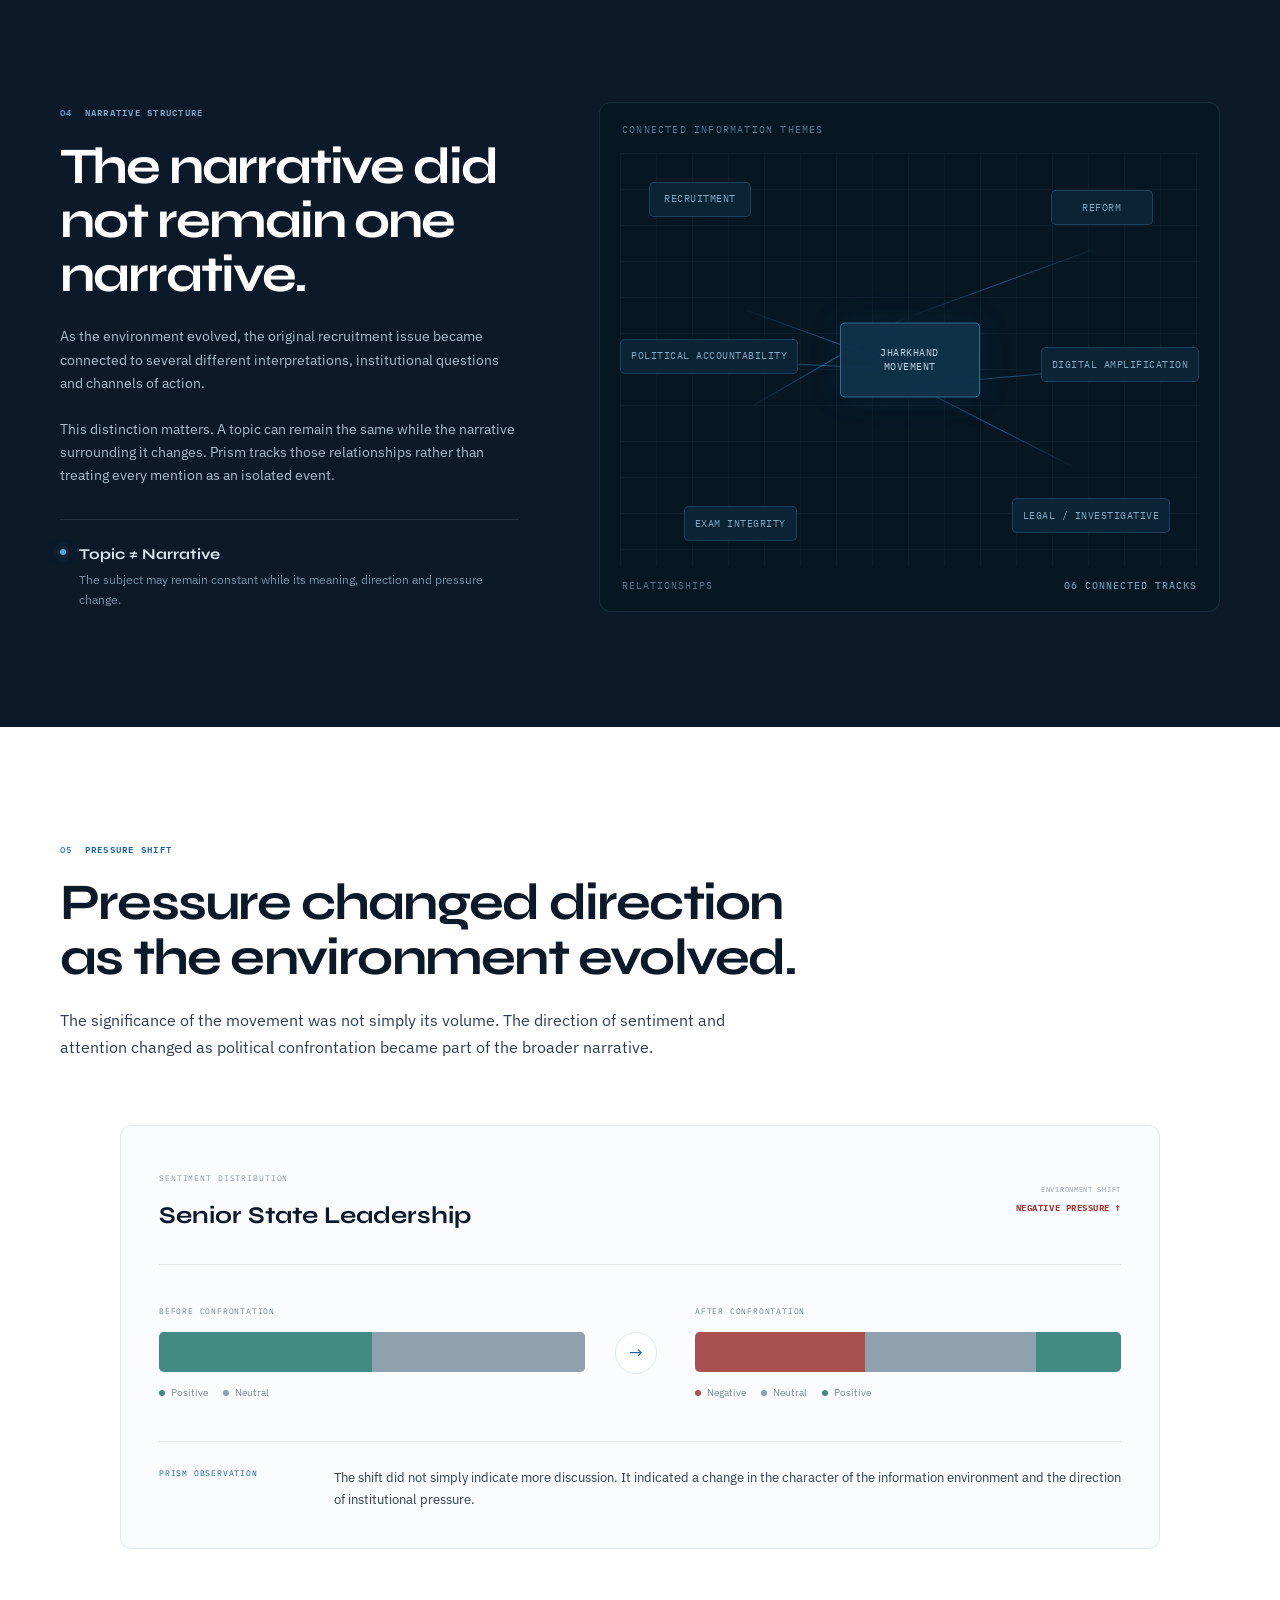
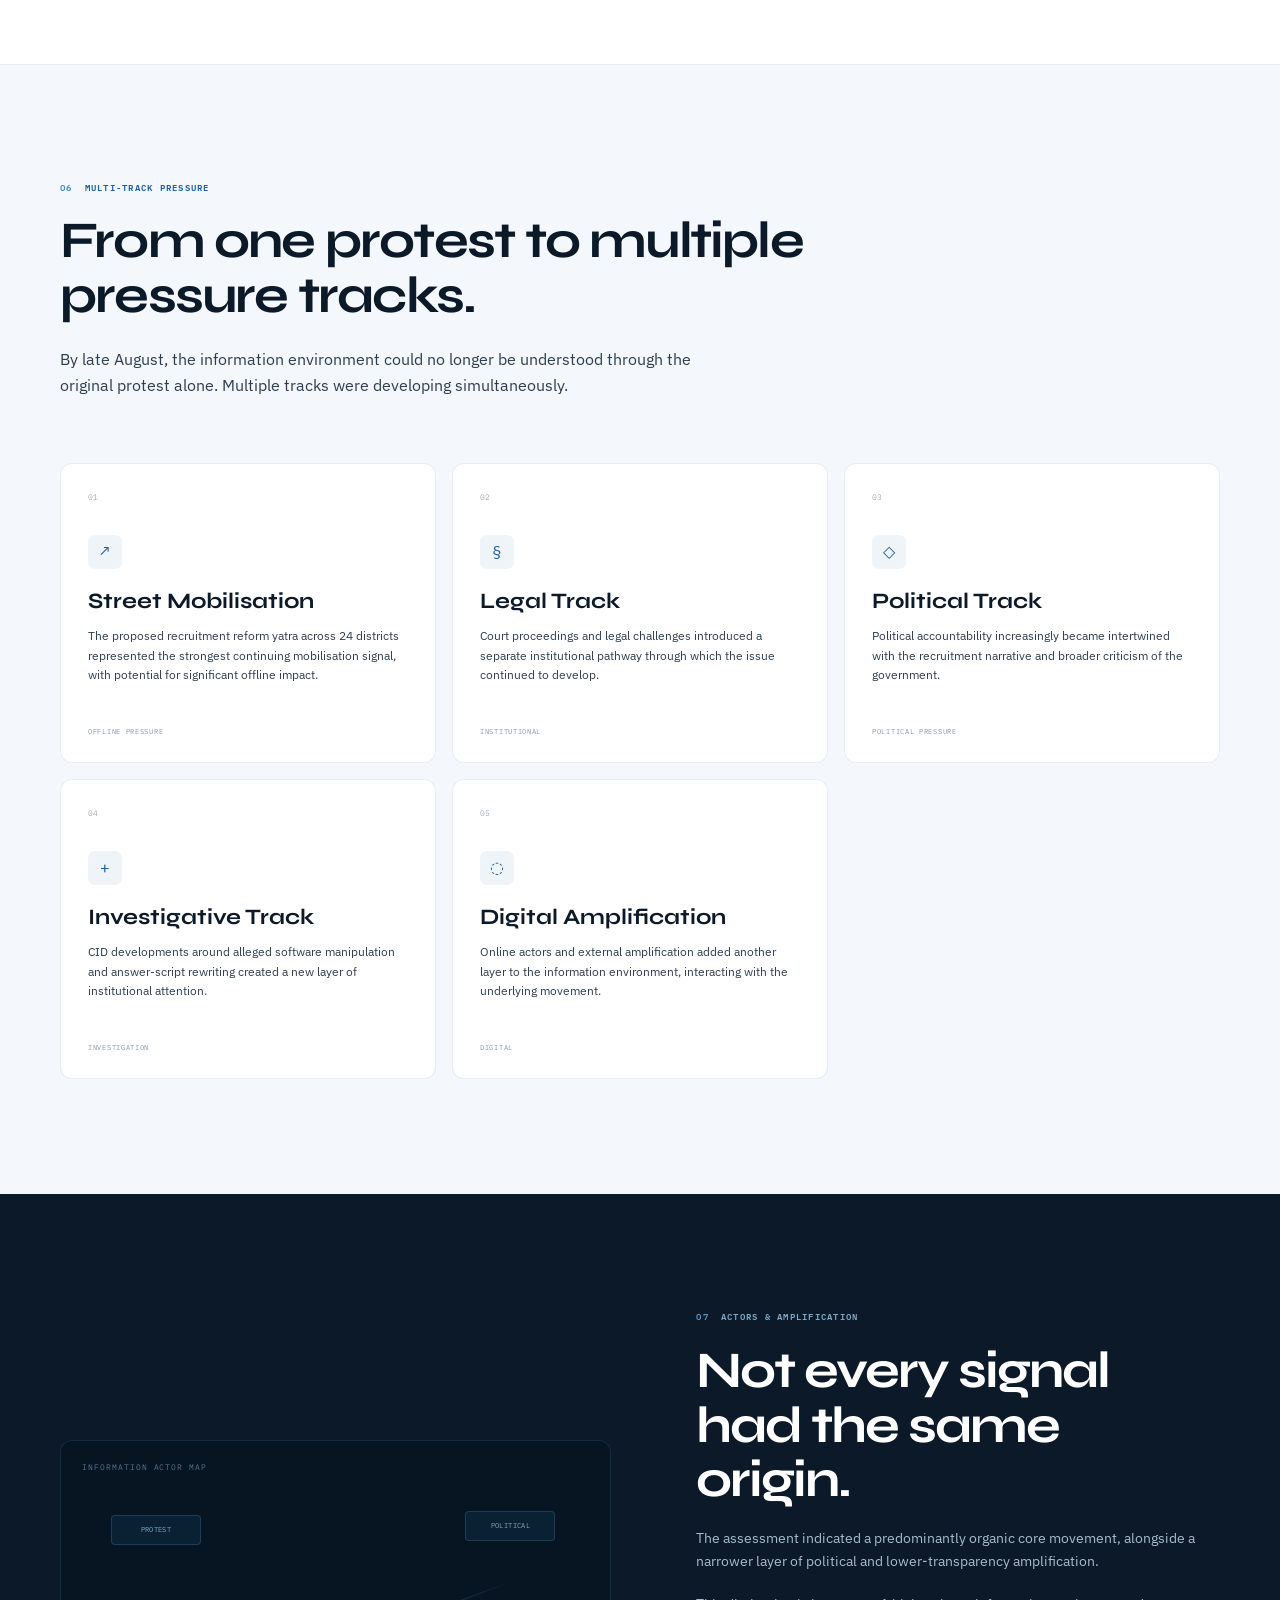
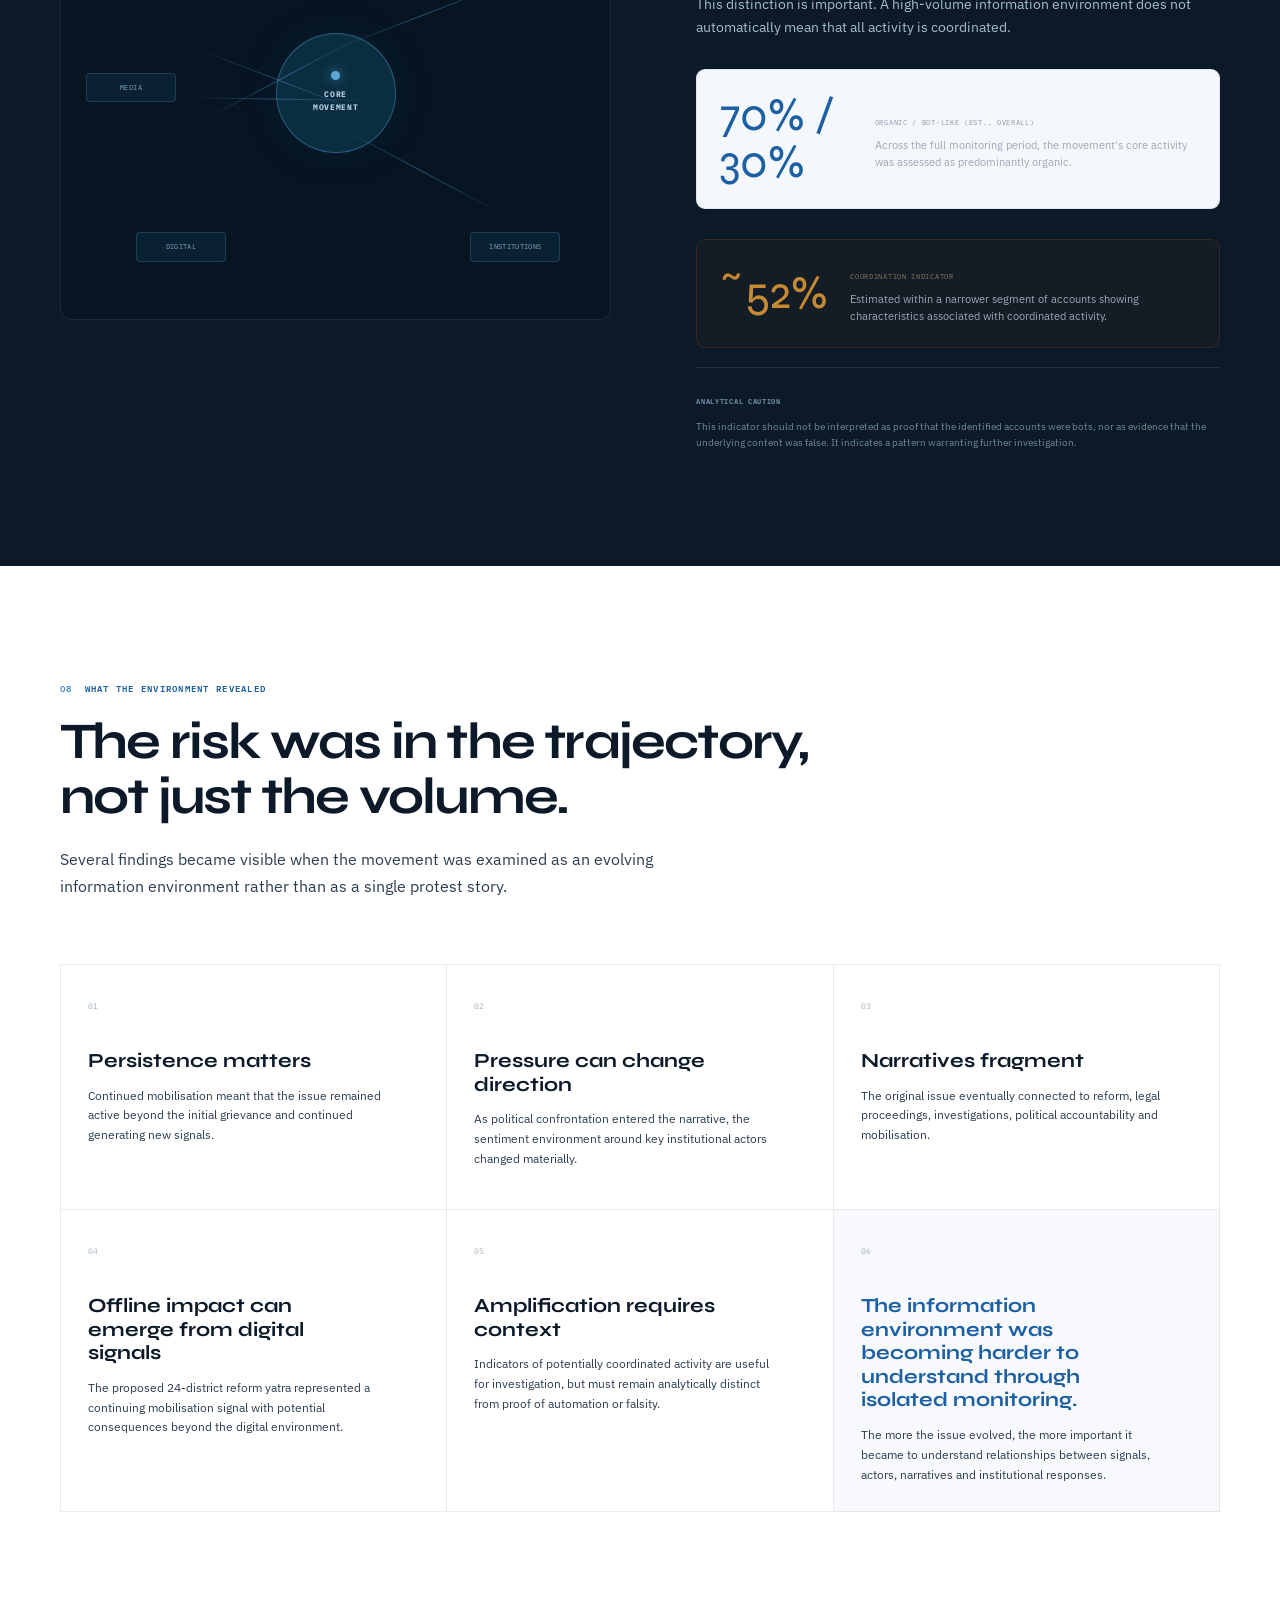
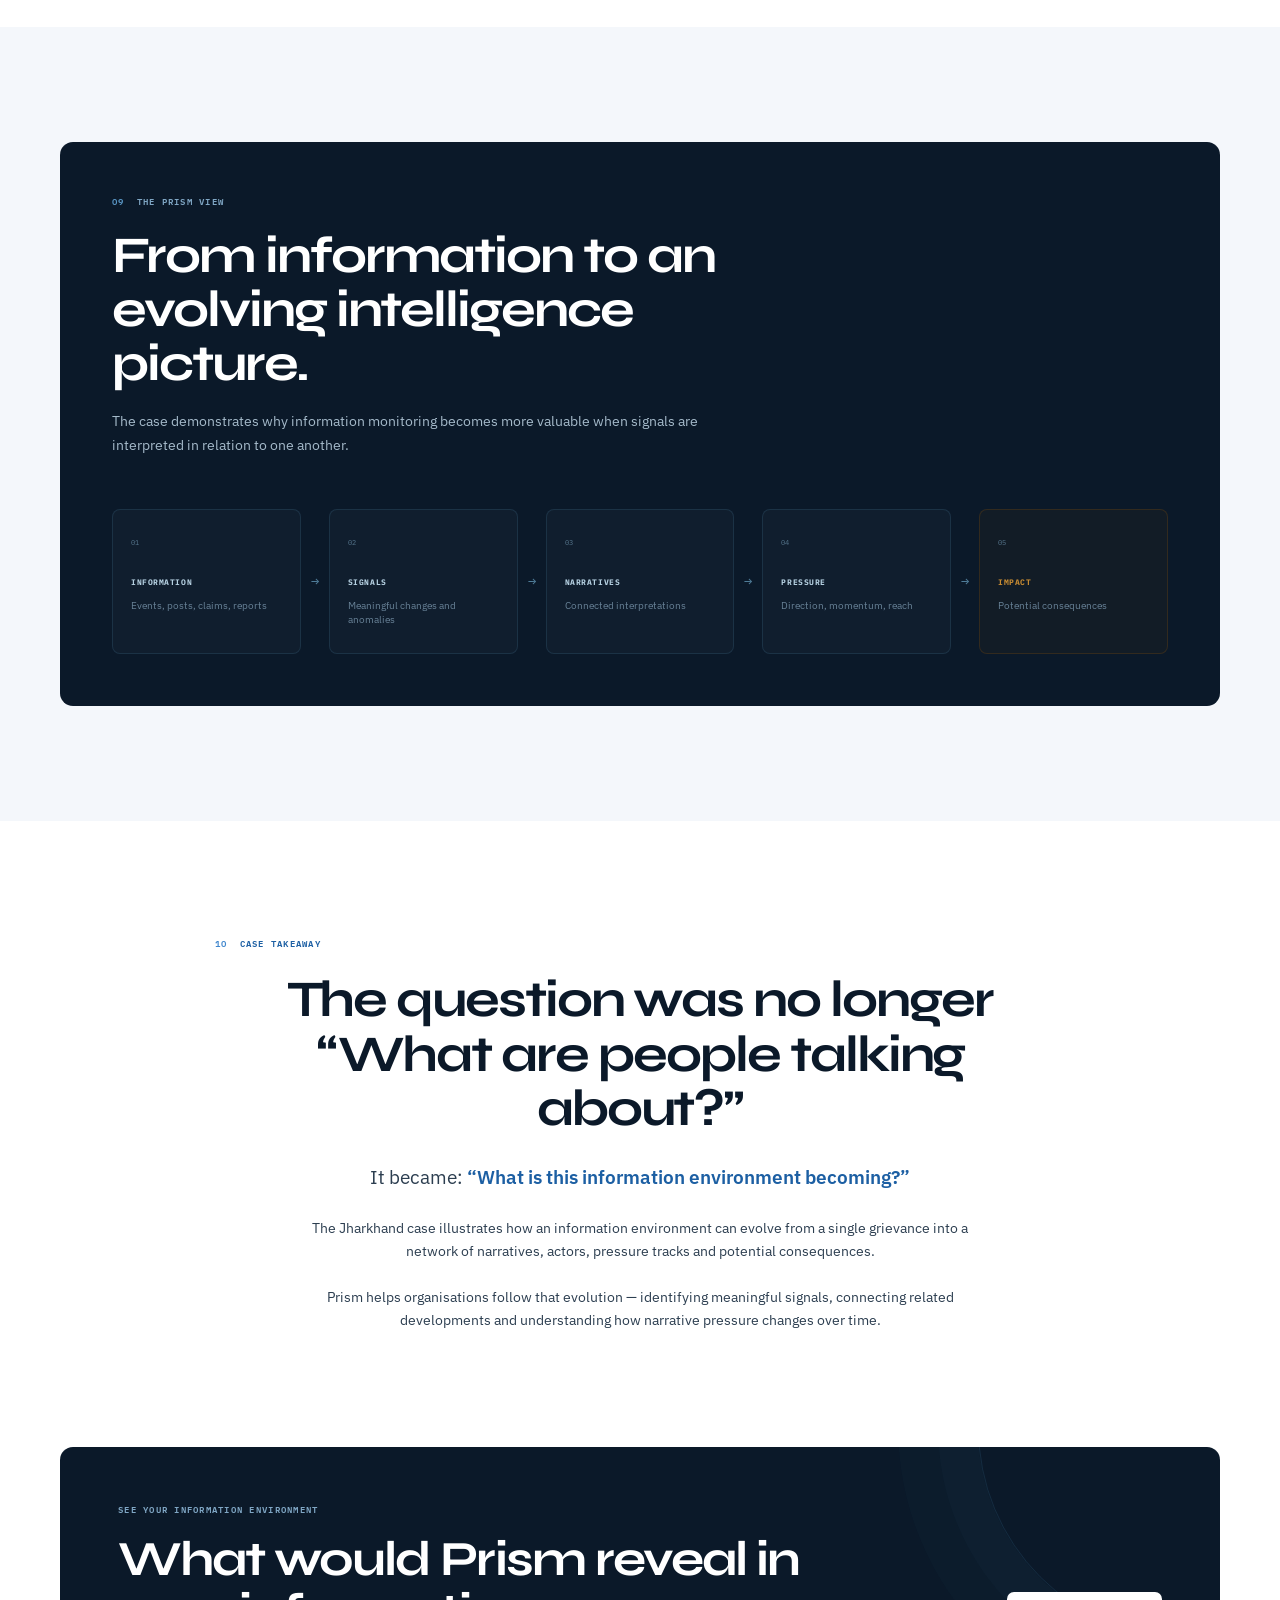
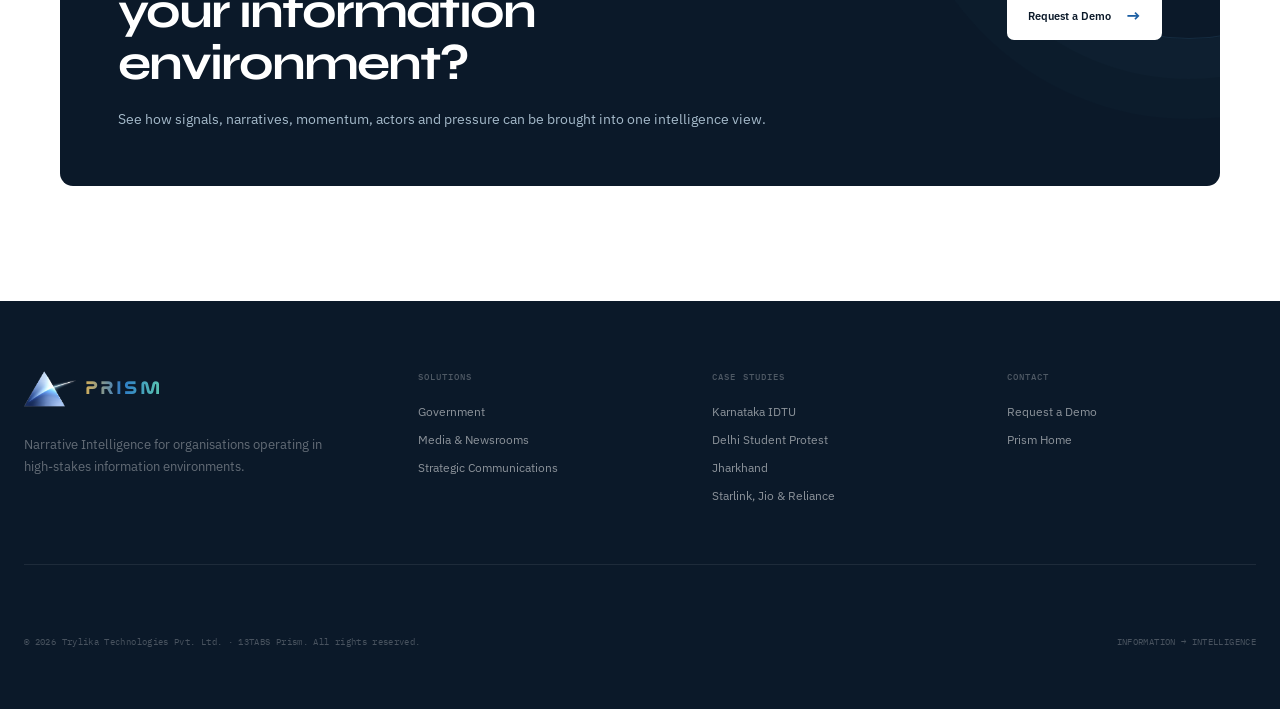
<file: case-studies/jharkhand-information-environment.html>
<!DOCTYPE html>
<html lang="en">
<head>
    <!-- Google tag (gtag.js) -->
    <script async src="https://www.googletagmanager.com/gtag/js?id=G-66W589RMQ3"></script>
    <script>
    window.dataLayer = window.dataLayer || [];
    function gtag(){dataLayer.push(arguments);}
    gtag('js', new Date());

    gtag('config', 'G-66W589RMQ3');
    </script>

    <meta charset="UTF-8">

    <meta name="viewport"
          content="width=device-width, initial-scale=1.0">

    <meta name="description"
          content="Prism case study: tracking the evolution of the Jharkhand recruitment movement from an initial grievance into a multi-track information environment.">

    <title>Jharkhand Information Environment | Prism Case Study</title>

    <link rel="preconnect" href="https://fonts.googleapis.com">
    <link rel="preconnect" href="https://fonts.gstatic.com" crossorigin>
    <link rel="stylesheet" href="../assets/css/common.css">
    <link href="https://fonts.googleapis.com/css2?family=IBM+Plex+Mono:wght@400;500;600&family=IBM+Plex+Sans:wght@400;500;600;700&family=Syne:wght@500;600;700;800&display=swap" rel="stylesheet">
    <link rel="stylesheet" href="../assets/css/jharkhand-information-environment.css">
    <link rel="shortcut icon" href="../favicon.ico">
</head>


<body>

<!-- =========================================================
     HEADER
========================================================= -->

<header class="site-header">
  <div class="header-inner">
    <a href="/" class="brand" aria-label="13TABS Prism">
      <img src="../assets/icons/brand/prism-logo.png" alt="13TABS Prism" class="brand-logo">
      <span class="brand-name">PRISM</span>
    </a>

    <nav class="main-nav" aria-label="Primary navigation">
      <a href="/" class="nav-link">Prism</a>

      <div class="nav-dropdown">
        <button class="nav-link dropdown-toggle" type="button" aria-expanded="false">
          Solutions <span class="nav-chevron">⌄</span>
        </button>
        <div class="dropdown-menu">
          <a href="../solutions/government.html">Government</a>
          <a href="../solutions/media.html">Media</a>
          <a href="../solutions/enterprise.html">Enterprise</a>
        </div>
      </div>

      <div class="nav-dropdown">
        <button class="nav-link dropdown-toggle active" type="button" aria-expanded="false">
          Case Studies <span class="nav-chevron">⌄</span>
        </button>
        <div class="dropdown-menu">
          <a href="../case-studies/karnataka-idtu.html">Karnataka IDTU</a>
          <a href="../case-studies/delhi-student-protest.html">Delhi Student Protest</a>
          <a href="../case-studies/jharkhand-information-environment.html">Jharkhand Information Environment</a>
          <a href="../case-studies/starlink-jio.html">Starlink, Jio & Reliance</a>
        </div>
      </div>

      <a href="../contact.html" class="nav-link">Contact</a>
    </nav>

    <a href="../contact.html" class="header-cta">Request a Demo <span>→</span></a>

    <button class="mobile-menu-btn" type="button" aria-label="Open navigation" aria-expanded="false">
      <span></span><span></span><span></span>
    </button>
  </div>
</header>





<!-- =========================================================
     HERO
========================================================= -->

<section class="hero">

    <div class="hero-grid"></div>

    <div class="hero-container">

        <div class="hero-copy">

            <div class="eyebrow eyebrow-light">

                <span>CASE STUDY 03</span>

                <span class="eyebrow-line"></span>

                <span>JHARKHAND</span>

            </div>


            <h1>
                When a protest
                changes shape,
                the information
                environment changes with it.
            </h1>


            <p class="hero-intro">
                Tracking how a recruitment grievance evolved into
                a multi-track information environment involving
                mobilisation, political pressure, legal action,
                investigation and digital amplification.
            </p>


            <div class="hero-meta">

                <div class="hero-meta-item">

                    <span class="meta-label">
                        PERIOD
                    </span>

                    <strong>
                        02 JUL — 31 AUG 2026
                    </strong>

                </div>


                <div class="hero-meta-item">

                    <span class="meta-label">
                        INFORMATION EVOLUTION
                    </span>

                    <strong>
                        5 PHASES
                    </strong>

                </div>


                <div class="hero-meta-item">

                    <span class="meta-label">
                        MOBILISATION
                    </span>

                    <strong>
                        24 DISTRICTS
                    </strong>

                </div>

            </div>

        </div>


        <!-- Intelligence visual -->

        <div class="hero-visual">

            <div class="visual-label">
                INFORMATION ENVIRONMENT
            </div>


            <div class="environment-map">

                <div class="map-grid"></div>


                <div class="map-node node-a">
                    <span>RECRUITMENT</span>
                </div>

                <div class="map-node node-b">
                    <span>PROTEST</span>
                </div>

                <div class="map-node node-c">
                    <span>POLITICAL</span>
                </div>

                <div class="map-node node-d">
                    <span>LEGAL</span>
                </div>

                <div class="map-node node-e">
                    <span>INVESTIGATION</span>
                </div>

                <div class="map-node node-f">
                    <span>DIGITAL</span>
                </div>


                <div class="map-core">

                    <span class="core-ring ring-one"></span>
                    <span class="core-ring ring-two"></span>

                    <div class="core-dot"></div>

                    <span class="core-label">
                        NARRATIVE
                    </span>

                </div>


                <div class="map-line line-a"></div>
                <div class="map-line line-b"></div>
                <div class="map-line line-c"></div>
                <div class="map-line line-d"></div>
                <div class="map-line line-e"></div>
                <div class="map-line line-f"></div>

            </div>


            <div class="visual-status">

                <span class="status-dot"></span>

                <span>
                    MULTI-TRACK EVOLUTION DETECTED
                </span>

            </div>

        </div>

    </div>

</section>



<!-- =========================================================
     CASE INTRO
========================================================= -->

<section class="section section-intro">

    <div class="section-container">

        <div class="intro-grid">

            <div>

                <div class="section-label">
                    <span>01</span>
                    THE CASE
                </div>

                <h2>
                    The important signal
                    was not a single alert.
                    It was the way the
                    narrative changed.
                </h2>

            </div>


            <div class="intro-copy">

                <p class="lead">
                    What began as a recruitment grievance developed
                    into a changing information environment in which
                    the focus, actors, channels and consequences
                    continued to evolve.
                </p>

                <p>
                    Over the course of the movement, the information
                    environment moved through distinct phases —
                    from recruitment-related mobilisation to sustained
                    protest, political confrontation and eventually
                    several parallel legal, investigative and
                    mobilisation tracks.
                </p>

                <p>
                    Prism's value in this environment was not simply
                    to identify that the conversation was growing.
                    It was to track how separate developments began
                    connecting, how narrative pressure shifted and
                    how the original issue changed shape over time.
                </p>

            </div>

        </div>

    </div>

</section>



<!-- =========================================================
     CASE AT A GLANCE
========================================================= -->

<section class="section section-glance">

    <div class="section-container">

        <div class="section-heading">

            <div class="section-label">
                <span>02</span>
                CASE AT A GLANCE
            </div>

            <h2>
                One issue.
                Increasingly different questions.
            </h2>

        </div>


        <div class="glance-grid">

            <article class="glance-card">

                <span class="card-index">01</span>

                <strong>
                    Recruitment
                </strong>

                <p>
                    The movement originated around recruitment
                    and examination-related grievances.
                </p>

            </article>


            <article class="glance-card">

                <span class="card-index">02</span>

                <strong>
                    Mobilisation
                </strong>

                <p>
                    Sustained protest activity and subsequent
                    mobilisation broadened the information
                    environment beyond the original grievance.
                </p>

            </article>


            <article class="glance-card">

                <span class="card-index">03</span>

                <strong>
                    Political Pressure
                </strong>

                <p>
                    Political accountability increasingly became
                    part of the narrative surrounding the movement.
                </p>

            </article>


            <article class="glance-card">

                <span class="card-index">04</span>

                <strong>
                    Legal & Investigative
                </strong>

                <p>
                    Court proceedings, FIRs and investigative
                    developments created new narrative tracks.
                </p>

            </article>


            <article class="glance-card">

                <span class="card-index">05</span>

                <strong>
                    Digital Amplification
                </strong>

                <p>
                    Online activity increasingly interacted with
                    the broader political and mobilisation environment.
                </p>

            </article>

        </div>

    </div>

</section>



<!-- =========================================================
     NARRATIVE EVOLUTION
========================================================= -->

<section class="section section-evolution">

    <div class="section-container">

        <div class="section-heading">

            <div class="section-label">
                <span>03</span>
                NARRATIVE EVOLUTION
            </div>

            <h2>
                From grievance
                to a multi-track
                information environment.
            </h2>

            <p>
                The movement did not develop as one continuous
                storyline. Its focus changed as new events,
                actors and institutional responses entered the
                information environment.
            </p>

        </div>


        <div class="lifecycle-chart">

            <div class="lifecycle-head">
                <span class="lifecycle-label">NARRATIVE LIFECYCLE, CORRELATED WITH EVENTS</span>
                <span class="lifecycle-sub">RELATIVE NARRATIVE ACTIVITY &middot; 31 JUL &ndash; 30 AUG</span>
            </div>

            <svg viewBox="0 0 900 320" class="lifecycle-svg" role="img" aria-label="Line chart showing narrative activity rising sharply to a peak of 58 to 59 around 10 to 11 August at the Vidhan Sabha confrontation, declining through mid-August, then generating smaller bumps around the 21 August FIR wave, the 24 August yatra and Supreme Court notice, and a rise at the 30 to 31 August CID revelation">

                <!-- phase bands -->
                <rect x="60" y="40" width="160" height="240" class="lifecycle-band band-emerging"></rect>
                <rect x="220" y="40" width="106.7" height="240" class="lifecycle-band band-amplifying"></rect>
                <rect x="326.7" y="40" width="53.3" height="240" class="lifecycle-band band-peak"></rect>
                <rect x="380" y="40" width="186.7" height="240" class="lifecycle-band band-declining"></rect>
                <rect x="566.7" y="40" width="293.3" height="240" class="lifecycle-band band-dormant"></rect>

                <text x="140" y="30" class="lifecycle-band-label" text-anchor="middle">EMERGING</text>
                <text x="273" y="30" class="lifecycle-band-label" text-anchor="middle">AMPLIFYING</text>
                <text x="353" y="30" class="lifecycle-band-label band-label-peak" text-anchor="middle">PEAK</text>
                <text x="473" y="30" class="lifecycle-band-label" text-anchor="middle">DECLINING</text>
                <text x="713" y="30" class="lifecycle-band-label" text-anchor="middle">DORMANT / SIMMERING</text>

                <!-- gridlines -->
                <line x1="60" y1="280" x2="860" y2="280" class="lifecycle-axis"></line>
                <line x1="60" y1="200" x2="860" y2="200" class="lifecycle-grid"></line>
                <line x1="60" y1="120" x2="860" y2="120" class="lifecycle-grid"></line>
                <line x1="60" y1="40" x2="860" y2="40" class="lifecycle-grid"></line>

                <text x="52" y="284" class="lifecycle-tick" text-anchor="end">0</text>
                <text x="52" y="204" class="lifecycle-tick" text-anchor="end">20</text>
                <text x="52" y="124" class="lifecycle-tick" text-anchor="end">40</text>
                <text x="52" y="44" class="lifecycle-tick" text-anchor="end">60</text>

                <!-- activity curve -->
                <polyline points="60,264 113.3,260 220,252 273.3,220 300,160 326.7,48 353.3,44 380,88 433.3,168 486.7,224 540,252 566.7,260 620,212 646.7,232 700,204 753.3,236 806.7,244 860,192" class="lifecycle-line"></polyline>

                <circle cx="326.7" cy="48" r="4.5" class="lifecycle-dot lifecycle-dot-peak"></circle>

                <text x="326.7" y="60" class="lifecycle-peak-label" text-anchor="start">Peak Activity&#10;58&ndash;59 (10&ndash;11 Aug)</text>

                <!-- event markers -->
                <line x1="620" y1="212" x2="620" y2="96" class="lifecycle-marker"></line>
                <text x="620" y="88" class="lifecycle-marker-label" text-anchor="middle">21 AUG<tspan x="620" dy="11">FIR wave</tspan></text>

                <line x1="700" y1="204" x2="700" y2="68" class="lifecycle-marker"></line>
                <text x="700" y="60" class="lifecycle-marker-label" text-anchor="middle">24 AUG<tspan x="700" dy="11">Yatra + SC notice</tspan></text>

                <line x1="860" y1="192" x2="860" y2="76" class="lifecycle-marker"></line>
                <text x="812" y="68" class="lifecycle-marker-label" text-anchor="middle">30&ndash;31 AUG<tspan x="812" dy="11">CID revelation</tspan></text>

                <!-- x-axis labels -->
                <text x="60" y="300" class="lifecycle-tick" text-anchor="middle">31 JUL</text>
                <text x="220" y="300" class="lifecycle-tick" text-anchor="middle">06 AUG</text>
                <text x="380" y="300" class="lifecycle-tick" text-anchor="middle">12 AUG</text>
                <text x="540" y="300" class="lifecycle-tick" text-anchor="middle">18 AUG</text>
                <text x="700" y="300" class="lifecycle-tick" text-anchor="middle">24 AUG</text>
                <text x="860" y="300" class="lifecycle-tick" text-anchor="middle">30 AUG</text>

            </svg>

            <p class="lifecycle-caption">
                Figure reconstructed from Prism's reported phase-level activity ranges
                &mdash; an illustrative curve, not a raw per-day export. The grievance
                traces back to early July; the phases above track the period from
                31 July, when the movement entered sustained, trackable narrative
                activity.
            </p>

        </div>


        <div class="phase-timeline">


            <!-- PHASE 01 — EMERGING -->

            <article class="phase">

                <div class="phase-marker">

                    <span>01</span>

                </div>

                <div class="phase-date">
                    31 JUL — 06 AUG
                </div>

                <div class="phase-content">

                    <h3>
                        Emerging: a recruitment
                        grievance enters the information environment
                    </h3>

                    <p>
                        The earliest tracked activity was low and scattered
                        &mdash; first mentions, viral claims about exam
                        irregularities, and early investigative arrests,
                        with narrative activity building gradually rather
                        than appearing all at once.
                    </p>

                    <div class="phase-signal">
                        <span>SIGNAL</span>
                        Recruitment grievance surfaces
                    </div>

                </div>

            </article>



            <!-- PHASE 02 — AMPLIFYING -->

            <article class="phase">

                <div class="phase-marker">

                    <span>02</span>

                </div>

                <div class="phase-date">
                    06 — 10 AUG
                </div>

                <div class="phase-content">

                    <h3>
                        Amplifying: sustained mobilisation
                        increases narrative persistence
                    </h3>

                    <p>
                        A sit-in and hunger-strike activity gave the issue
                        sustained visibility. Narrative activity accelerated
                        sharply through this window &mdash; roughly a
                        four-fold increase &mdash; as an escalation deadline
                        was set.
                    </p>

                    <div class="phase-signal">
                        <span>SHIFT</span>
                        Persistence & mobilisation
                    </div>

                </div>

            </article>



            <!-- PHASE 03 — PEAK -->

            <article class="phase phase-emphasis">

                <div class="phase-marker">

                    <span>03</span>

                </div>

                <div class="phase-date">
                    10 — 12 AUG
                </div>

                <div class="phase-content">

                    <h3>
                        Peak: the issue moves
                        into direct political confrontation
                    </h3>

                    <p>
                        A march toward the state assembly produced a visible
                        confrontation. Narrative activity reached its highest
                        point of the full monitoring window here, before the
                        Government agreed to cancel the upcoming examination.
                    </p>

                    <p>
                        Following the confrontation, sentiment around
                        senior state leadership shifted sharply &mdash;
                        moving from a predominantly positive-to-neutral
                        distribution toward a predominantly negative
                        outlook &mdash; alongside a sharp rise in mention
                        volume across every tracked entity.
                    </p>

                    <div class="phase-signal signal-gold">
                        <span>PRESSURE</span>
                        Political & institutional (peak)
                    </div>

                </div>

            </article>



            <!-- PHASE 04 — DECLINING -->

            <article class="phase">

                <div class="phase-marker">

                    <span>04</span>

                </div>

                <div class="phase-date">
                    12 — 19 AUG
                </div>

                <div class="phase-content">

                    <h3>
                        Declining: government action
                        produces measurable de-escalation
                    </h3>

                    <p>
                        Following the cancellation of the contested
                        examinations, sentiment moved sharply toward
                        neutral-to-positive, with negative narrative share
                        falling toward zero across the core entities tracked
                        &mdash; a direct, same-week response to concrete
                        government action.
                    </p>

                    <div class="phase-signal">
                        <span>SHIFT</span>
                        De-escalation following action
                    </div>

                </div>

            </article>



            <!-- PHASE 05 — DORMANT / SIMMERING -->

            <article class="phase">

                <div class="phase-marker">

                    <span>05</span>

                </div>

                <div class="phase-date">
                    19 — 31 AUG
                </div>

                <div class="phase-content">

                    <h3>
                        Dormant / Simmering: one movement
                        becomes multiple parallel tracks
                    </h3>

                    <p>
                        Street activity eased, but pressure migrated into a
                        statewide reform mobilisation, active legal
                        proceedings and an ongoing investigation &mdash;
                        each generating its own narrative track and keeping
                        activity from returning to its original baseline.
                    </p>


                    <div class="track-mini-grid">

                        <span>
                            REFORM YATRA
                        </span>

                        <span>
                            SUPREME COURT / CBI
                        </span>

                        <span>
                            HIGH COURT
                        </span>

                        <span>
                            FIR / ENFORCEMENT
                        </span>

                        <span>
                            CID INVESTIGATION
                        </span>

                    </div>


                    <div class="phase-signal signal-red">
                        <span>ENVIRONMENT</span>
                        Fragmentation + investigation
                    </div>

                </div>

            </article>

        </div>


    </div>

</section>



<!-- =========================================================
     NOT ONE NARRATIVE
========================================================= -->

<section class="section section-network">

    <div class="section-container">

        <div class="network-grid">

            <div class="network-copy">

                <div class="section-label light">
                    <span>04</span>
                    NARRATIVE STRUCTURE
                </div>

                <h2>
                    The narrative did not
                    remain one narrative.
                </h2>

                <p>
                    As the environment evolved, the original
                    recruitment issue became connected to several
                    different interpretations, institutional questions
                    and channels of action.
                </p>

                <p>
                    This distinction matters. A topic can remain the
                    same while the narrative surrounding it changes.
                    Prism tracks those relationships rather than
                    treating every mention as an isolated event.
                </p>


                <div class="network-note">

                    <span class="note-marker"></span>

                    <div>

                        <strong>
                            Topic ≠ Narrative
                        </strong>

                        <p>
                            The subject may remain constant while
                            its meaning, direction and pressure
                            change.
                        </p>

                    </div>

                </div>

            </div>


            <div class="network-visual">

                <div class="network-caption">
                    CONNECTED INFORMATION THEMES
                </div>


                <div class="network-canvas">

                    <div class="network-grid-lines"></div>


                    <div class="network-node network-center">
                        <span>
                            JHARKHAND
                            <br>
                            MOVEMENT
                        </span>
                    </div>


                    <div class="network-node n1">
                        RECRUITMENT
                    </div>

                    <div class="network-node n2">
                        REFORM
                    </div>

                    <div class="network-node n3">
                        POLITICAL
                        ACCOUNTABILITY
                    </div>

                    <div class="network-node n4">
                        EXAM
                        INTEGRITY
                    </div>

                    <div class="network-node n5">
                        LEGAL /
                        INVESTIGATIVE
                    </div>

                    <div class="network-node n6">
                        DIGITAL
                        AMPLIFICATION
                    </div>


                    <div class="network-connection c1"></div>
                    <div class="network-connection c2"></div>
                    <div class="network-connection c3"></div>
                    <div class="network-connection c4"></div>
                    <div class="network-connection c5"></div>
                    <div class="network-connection c6"></div>

                </div>


                <div class="network-footer">

                    <span>
                        RELATIONSHIPS
                    </span>

                    <strong>
                        06 CONNECTED TRACKS
                    </strong>

                </div>

            </div>

        </div>

    </div>

</section>



<!-- =========================================================
     PRESSURE SHIFT
========================================================= -->

<section class="section section-pressure">

    <div class="section-container">

        <div class="section-heading">

            <div class="section-label">
                <span>05</span>
                PRESSURE SHIFT
            </div>

            <h2>
                Pressure changed
                direction as the
                environment evolved.
            </h2>

            <p>
                The significance of the movement was not simply
                its volume. The direction of sentiment and attention
                changed as political confrontation became part of
                the broader narrative.
            </p>

        </div>


        <div class="pressure-panel">

            <div class="pressure-header">

                <div>

                    <span class="mono-label">
                        SENTIMENT DISTRIBUTION
                    </span>

                    <h3>
                        Senior State Leadership
                    </h3>

                </div>


                <div class="pressure-change">

                    <span>
                        ENVIRONMENT SHIFT
                    </span>

                    <strong>
                        NEGATIVE PRESSURE ↑
                    </strong>

                </div>

            </div>


            <div class="sentiment-comparison">


                <!-- BEFORE -->

                <div class="sentiment-state">

                    <div class="state-heading">

                        <span>
                            BEFORE CONFRONTATION
                        </span>

                    </div>


                    <div class="sentiment-bar">

                        <div class="segment positive"
                             style="width:50%;">
                        </div>

                        <div class="segment neutral"
                             style="width:50%;">
                        </div>

                    </div>


                    <div class="sentiment-legend">

                        <span>
                            <i class="dot positive-dot"></i>
                            Positive
                        </span>

                        <span>
                            <i class="dot neutral-dot"></i>
                            Neutral
                        </span>

                    </div>

                </div>



                <div class="comparison-arrow">
                    →
                </div>



                <!-- AFTER -->

                <div class="sentiment-state">

                    <div class="state-heading">

                        <span>
                            AFTER CONFRONTATION
                        </span>

                    </div>


                    <div class="sentiment-bar">

                        <div class="segment negative"
                             style="width:40%;">
                        </div>

                        <div class="segment neutral"
                             style="width:40%;">
                        </div>

                        <div class="segment positive"
                             style="width:20%;">
                        </div>

                    </div>


                    <div class="sentiment-legend">

                        <span>
                            <i class="dot negative-dot"></i>
                            Negative
                        </span>

                        <span>
                            <i class="dot neutral-dot"></i>
                            Neutral
                        </span>

                        <span>
                            <i class="dot positive-dot"></i>
                            Positive
                        </span>

                    </div>

                </div>

            </div>


            <div class="pressure-insight">

                <span class="insight-label">
                    PRISM OBSERVATION
                </span>

                <p>
                    The shift did not simply indicate more discussion.
                    It indicated a change in the character of the
                    information environment and the direction of
                    institutional pressure.
                </p>

            </div>

        </div>

    </div>

</section>



<!-- =========================================================
     MULTI-TRACK PRESSURE
========================================================= -->

<section class="section section-tracks">

    <div class="section-container">

        <div class="section-heading">

            <div class="section-label">
                <span>06</span>
                MULTI-TRACK PRESSURE
            </div>

            <h2>
                From one protest
                to multiple pressure tracks.
            </h2>

            <p>
                By late August, the information environment could no
                longer be understood through the original protest alone.
                Multiple tracks were developing simultaneously.
            </p>

        </div>


        <div class="tracks-grid">


            <article class="track-card">

                <div class="track-number">
                    01
                </div>

                <div class="track-icon">
                    ↗
                </div>

                <h3>
                    Street Mobilisation
                </h3>

                <p>
                    The proposed recruitment reform yatra across
                    24 districts represented the strongest continuing
                    mobilisation signal, with potential for significant
                    offline impact.
                </p>

                <span class="track-tag">
                    OFFLINE PRESSURE
                </span>

            </article>



            <article class="track-card">

                <div class="track-number">
                    02
                </div>

                <div class="track-icon">
                    §
                </div>

                <h3>
                    Legal Track
                </h3>

                <p>
                    Court proceedings and legal challenges introduced
                    a separate institutional pathway through which
                    the issue continued to develop.
                </p>

                <span class="track-tag">
                    INSTITUTIONAL
                </span>

            </article>



            <article class="track-card">

                <div class="track-number">
                    03
                </div>

                <div class="track-icon">
                    ◇
                </div>

                <h3>
                    Political Track
                </h3>

                <p>
                    Political accountability increasingly became
                    intertwined with the recruitment narrative and
                    broader criticism of the government.
                </p>

                <span class="track-tag">
                    POLITICAL PRESSURE
                </span>

            </article>



            <article class="track-card">

                <div class="track-number">
                    04
                </div>

                <div class="track-icon">
                    +
                </div>

                <h3>
                    Investigative Track
                </h3>

                <p>
                    CID developments around alleged software
                    manipulation and answer-script rewriting created
                    a new layer of institutional attention.
                </p>

                <span class="track-tag">
                    INVESTIGATION
                </span>

            </article>



            <article class="track-card">

                <div class="track-number">
                    05
                </div>

                <div class="track-icon">
                    ◌
                </div>

                <h3>
                    Digital Amplification
                </h3>

                <p>
                    Online actors and external amplification added
                    another layer to the information environment,
                    interacting with the underlying movement.
                </p>

                <span class="track-tag">
                    DIGITAL
                </span>

            </article>

        </div>

    </div>

</section>



<!-- =========================================================
     ACTORS & AMPLIFICATION
========================================================= -->

<section class="section section-actors">

    <div class="section-container">

        <div class="actors-grid">


            <div class="actors-visual">

                <div class="actors-label">
                    INFORMATION ACTOR MAP
                </div>


                <div class="actor-network">

                    <div class="actor-core">

                        <span></span>

                        <strong>
                            CORE
                            <br>
                            MOVEMENT
                        </strong>

                    </div>


                    <div class="actor-node actor-1">
                        PROTEST
                    </div>

                    <div class="actor-node actor-2">
                        POLITICAL
                    </div>

                    <div class="actor-node actor-3">
                        MEDIA
                    </div>

                    <div class="actor-node actor-4">
                        DIGITAL
                    </div>

                    <div class="actor-node actor-5">
                        INSTITUTIONS
                    </div>


                    <div class="actor-line actor-line-1"></div>
                    <div class="actor-line actor-line-2"></div>
                    <div class="actor-line actor-line-3"></div>
                    <div class="actor-line actor-line-4"></div>
                    <div class="actor-line actor-line-5"></div>

                </div>

            </div>



            <div class="actors-copy">

                <div class="section-label light">
                    <span>07</span>
                    ACTORS & AMPLIFICATION
                </div>

                <h2>
                    Not every signal
                    had the same origin.
                </h2>

                <p>
                    The assessment indicated a predominantly organic
                    core movement, alongside a narrower layer of
                    political and lower-transparency amplification.
                </p>

                <p>
                    This distinction is important. A high-volume
                    information environment does not automatically
                    mean that all activity is coordinated.
                </p>


                <div class="coordination-card coordination-card-neutral">

                    <div class="coordination-value">
                        70% / 30%
                    </div>

                    <div class="coordination-copy">

                        <span>
                            ORGANIC / BOT-LIKE (EST., OVERALL)
                        </span>

                        <p>
                            Across the full monitoring period, the movement's
                            core activity was assessed as predominantly organic.
                        </p>

                    </div>

                </div>


                <div class="coordination-card">

                    <div class="coordination-value">
                        &tilde;52%
                    </div>

                    <div class="coordination-copy">

                        <span>
                            COORDINATION INDICATOR
                        </span>

                        <p>
                            Estimated within a narrower segment of
                            accounts showing characteristics
                            associated with coordinated activity.
                        </p>

                    </div>

                </div>


                <div class="caveat">

                    <strong>
                        ANALYTICAL CAUTION
                    </strong>

                    <p>
                        This indicator should not be interpreted as
                        proof that the identified accounts were bots,
                        nor as evidence that the underlying content
                        was false. It indicates a pattern warranting
                        further investigation.
                    </p>

                </div>

            </div>

        </div>

    </div>

</section>



<!-- =========================================================
     FINDINGS
========================================================= -->

<section class="section section-findings">

    <div class="section-container">

        <div class="section-heading">

            <div class="section-label">
                <span>08</span>
                WHAT THE ENVIRONMENT REVEALED
            </div>

            <h2>
                The risk was in the trajectory,
                not just the volume.
            </h2>

            <p>
                Several findings became visible when the movement
                was examined as an evolving information environment
                rather than as a single protest story.
            </p>

        </div>


        <div class="findings-grid">


            <article class="finding">

                <span class="finding-number">
                    01
                </span>

                <h3>
                    Persistence matters
                </h3>

                <p>
                    Continued mobilisation meant that the issue
                    remained active beyond the initial grievance
                    and continued generating new signals.
                </p>

            </article>



            <article class="finding">

                <span class="finding-number">
                    02
                </span>

                <h3>
                    Pressure can change direction
                </h3>

                <p>
                    As political confrontation entered the narrative,
                    the sentiment environment around key institutional
                    actors changed materially.
                </p>

            </article>



            <article class="finding">

                <span class="finding-number">
                    03
                </span>

                <h3>
                    Narratives fragment
                </h3>

                <p>
                    The original issue eventually connected to
                    reform, legal proceedings, investigations,
                    political accountability and mobilisation.
                </p>

            </article>



            <article class="finding">

                <span class="finding-number">
                    04
                </span>

                <h3>
                    Offline impact can emerge from digital signals
                </h3>

                <p>
                    The proposed 24-district reform yatra represented
                    a continuing mobilisation signal with potential
                    consequences beyond the digital environment.
                </p>

            </article>



            <article class="finding">

                <span class="finding-number">
                    05
                </span>

                <h3>
                    Amplification requires context
                </h3>

                <p>
                    Indicators of potentially coordinated activity
                    are useful for investigation, but must remain
                    analytically distinct from proof of automation
                    or falsity.
                </p>

            </article>



            <article class="finding finding-highlight">

                <span class="finding-number">
                    06
                </span>

                <h3>
                    The information environment was becoming harder
                    to understand through isolated monitoring.
                </h3>

                <p>
                    The more the issue evolved, the more important
                    it became to understand relationships between
                    signals, actors, narratives and institutional
                    responses.
                </p>

            </article>

        </div>

    </div>

</section>



<!-- =========================================================
     INTELLIGENCE MODEL
========================================================= -->

<section class="section section-model">

    <div class="section-container">

        <div class="model-panel">

            <div class="model-copy">

                <div class="section-label light">
                    <span>09</span>
                    THE PRISM VIEW
                </div>

                <h2>
                    From information
                    to an evolving
                    intelligence picture.
                </h2>

                <p>
                    The case demonstrates why information monitoring
                    becomes more valuable when signals are interpreted
                    in relation to one another.
                </p>

            </div>


            <div class="model-chain">

                <div class="model-step">

                    <span>01</span>

                    <strong>
                        INFORMATION
                    </strong>

                    <small>
                        Events, posts,
                        claims, reports
                    </small>

                </div>


                <div class="model-arrow">
                    →
                </div>


                <div class="model-step">

                    <span>02</span>

                    <strong>
                        SIGNALS
                    </strong>

                    <small>
                        Meaningful changes
                        and anomalies
                    </small>

                </div>


                <div class="model-arrow">
                    →
                </div>


                <div class="model-step">

                    <span>03</span>

                    <strong>
                        NARRATIVES
                    </strong>

                    <small>
                        Connected
                        interpretations
                    </small>

                </div>


                <div class="model-arrow">
                    →
                </div>


                <div class="model-step">

                    <span>04</span>

                    <strong>
                        PRESSURE
                    </strong>

                    <small>
                        Direction,
                        momentum, reach
                    </small>

                </div>


                <div class="model-arrow">
                    →
                </div>


                <div class="model-step model-final">

                    <span>05</span>

                    <strong>
                        IMPACT
                    </strong>

                    <small>
                        Potential
                        consequences
                    </small>

                </div>

            </div>

        </div>

    </div>

</section>



<!-- =========================================================
     TAKEAWAY
========================================================= -->

<section class="section section-takeaway">

    <div class="section-container">

        <div class="takeaway">

            <div class="section-label">
                <span>10</span>
                CASE TAKEAWAY
            </div>


            <h2>
                The question was no longer
                “What are people talking about?”
            </h2>


            <p class="takeaway-large">
                It became:
                <strong>
                    “What is this information environment becoming?”
                </strong>
            </p>


            <p>
                The Jharkhand case illustrates how an information
                environment can evolve from a single grievance into
                a network of narratives, actors, pressure tracks and
                potential consequences.
            </p>


            <p>
                Prism helps organisations follow that evolution —
                identifying meaningful signals, connecting related
                developments and understanding how narrative pressure
                changes over time.
            </p>

        </div>

    </div>

</section>



<!-- =========================================================
     CTA
========================================================= -->

<section class="section section-cta">

    <div class="section-container">

        <div class="cta-panel">

            <div class="cta-copy">

                <div class="section-label light">
                    SEE YOUR INFORMATION ENVIRONMENT
                </div>

                <h2>
                    What would Prism reveal
                    in your information environment?
                </h2>

                <p>
                    See how signals, narratives, momentum, actors
                    and pressure can be brought into one intelligence
                    view.
                </p>

            </div>


            <a href="../contact.html"
               class="cta-button">

                Request a Demo

                <span>→</span>

            </a>

        </div>

    </div>

</section>



<!-- =========================================================
     FOOTER
========================================================= -->

<footer class="site-footer">
    <div class="section-container footer-inner">
        <div class="footer-brand">
            <a href="/" class="brand">
                <img src="../assets/icons/brand/prism-logo.png" alt="13TABS Prism" class="brand-logo">
                <span class="brand-name">PRISM</span>
            </a>
            <p>Narrative Intelligence for organisations operating in high-stakes information environments.</p>
        </div>
        <div class="footer-column">
            <h4>SOLUTIONS</h4>
            <a href="../solutions/government.html">Government</a>
            <a href="../solutions/media.html">Media &amp; Newsrooms</a>
            <a href="../solutions/enterprise.html">Strategic Communications</a>
        </div>
        <div class="footer-column">
            <h4>CASE STUDIES</h4>
            <a href="../case-studies/karnataka-idtu.html">Karnataka IDTU</a>
            <a href="../case-studies/delhi-student-protest.html">Delhi Student Protest</a>
            <a href="../case-studies/jharkhand-information-environment.html">Jharkhand</a>
            <a href="../case-studies/starlink-jio.html">Starlink, Jio & Reliance</a>
        </div>
        <div class="footer-column">
            <h4>CONTACT</h4>
            <a href="../contact.html">Request a Demo</a>
            <a href="/">Prism Home</a>
        </div>
    </div>
    <div class="section-container footer-bottom">
        <span>© 2026 Trylika Technologies Pvt. Ltd. · 13TABS Prism. All rights reserved.</span>
        <span>INFORMATION → INTELLIGENCE</span>
    </div>
</footer>


<script src="../assets/js/common.js"></script>
</body>
</html>
</file>
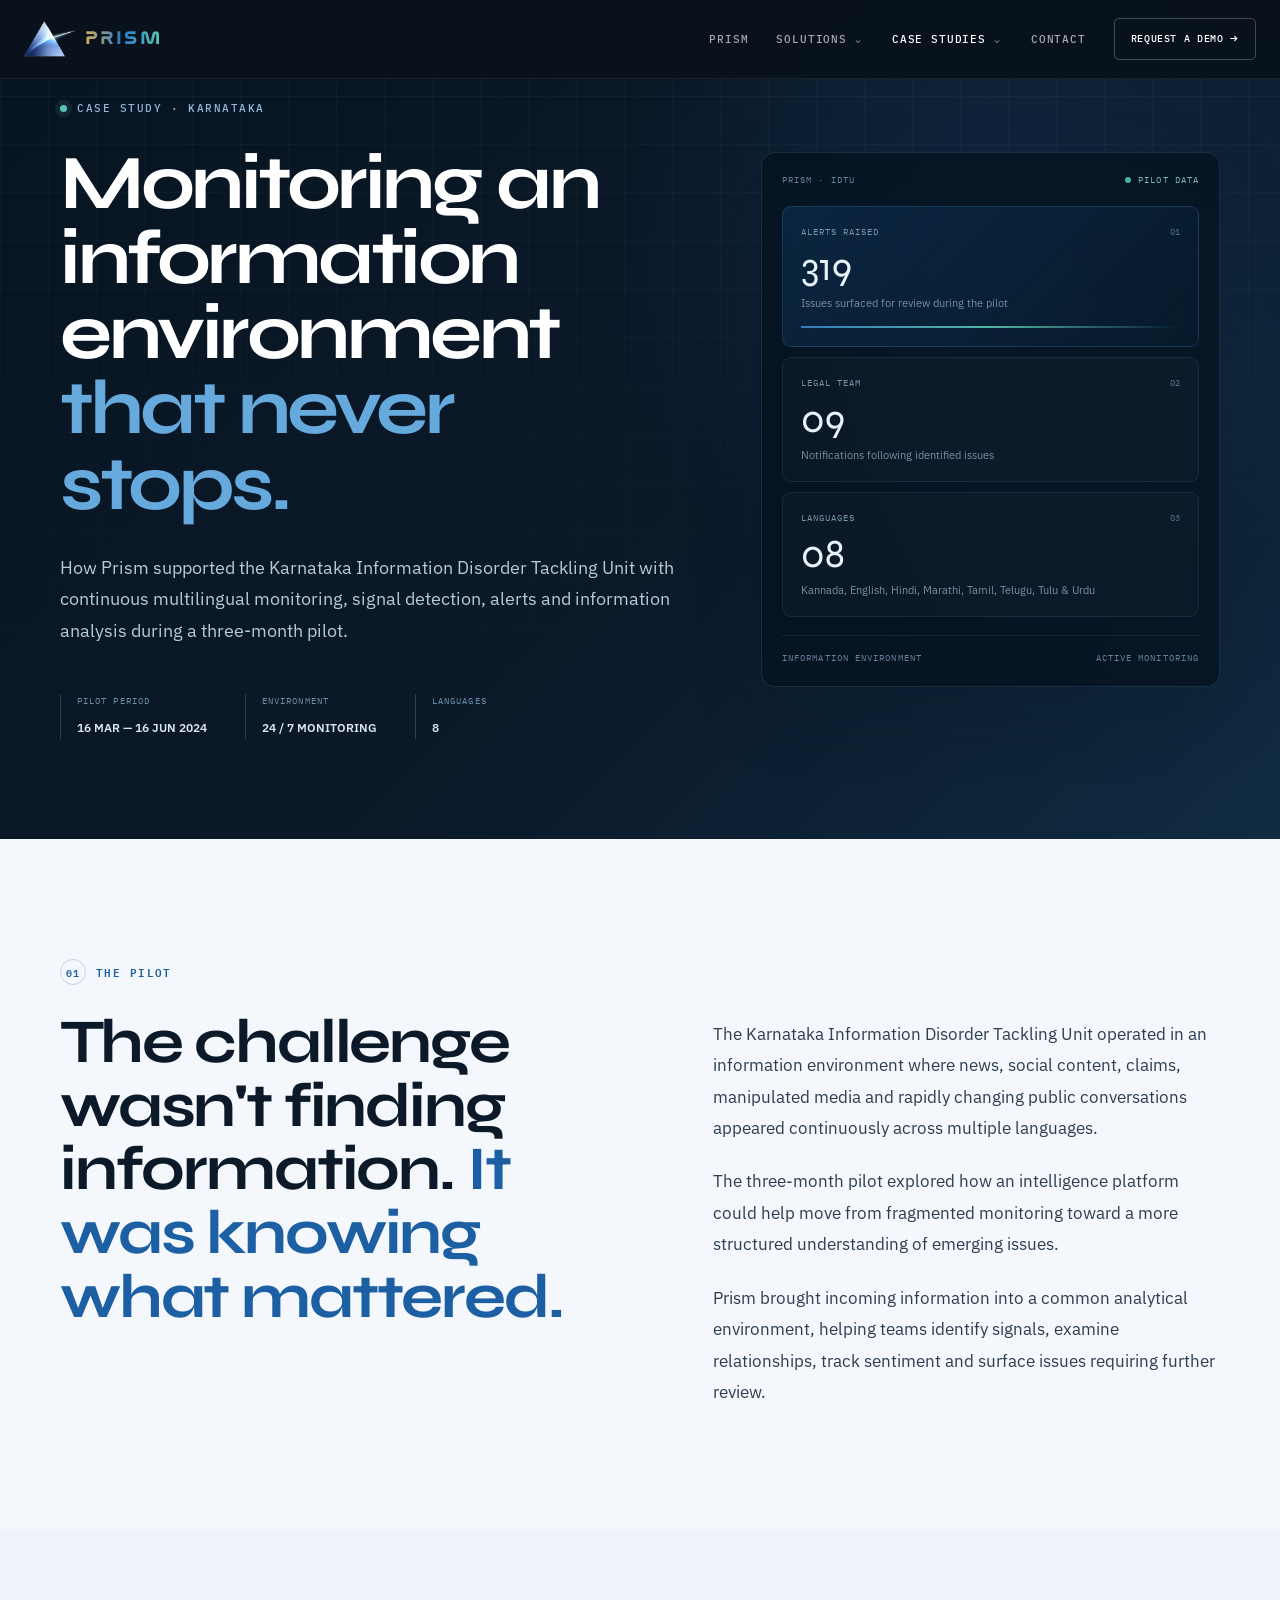
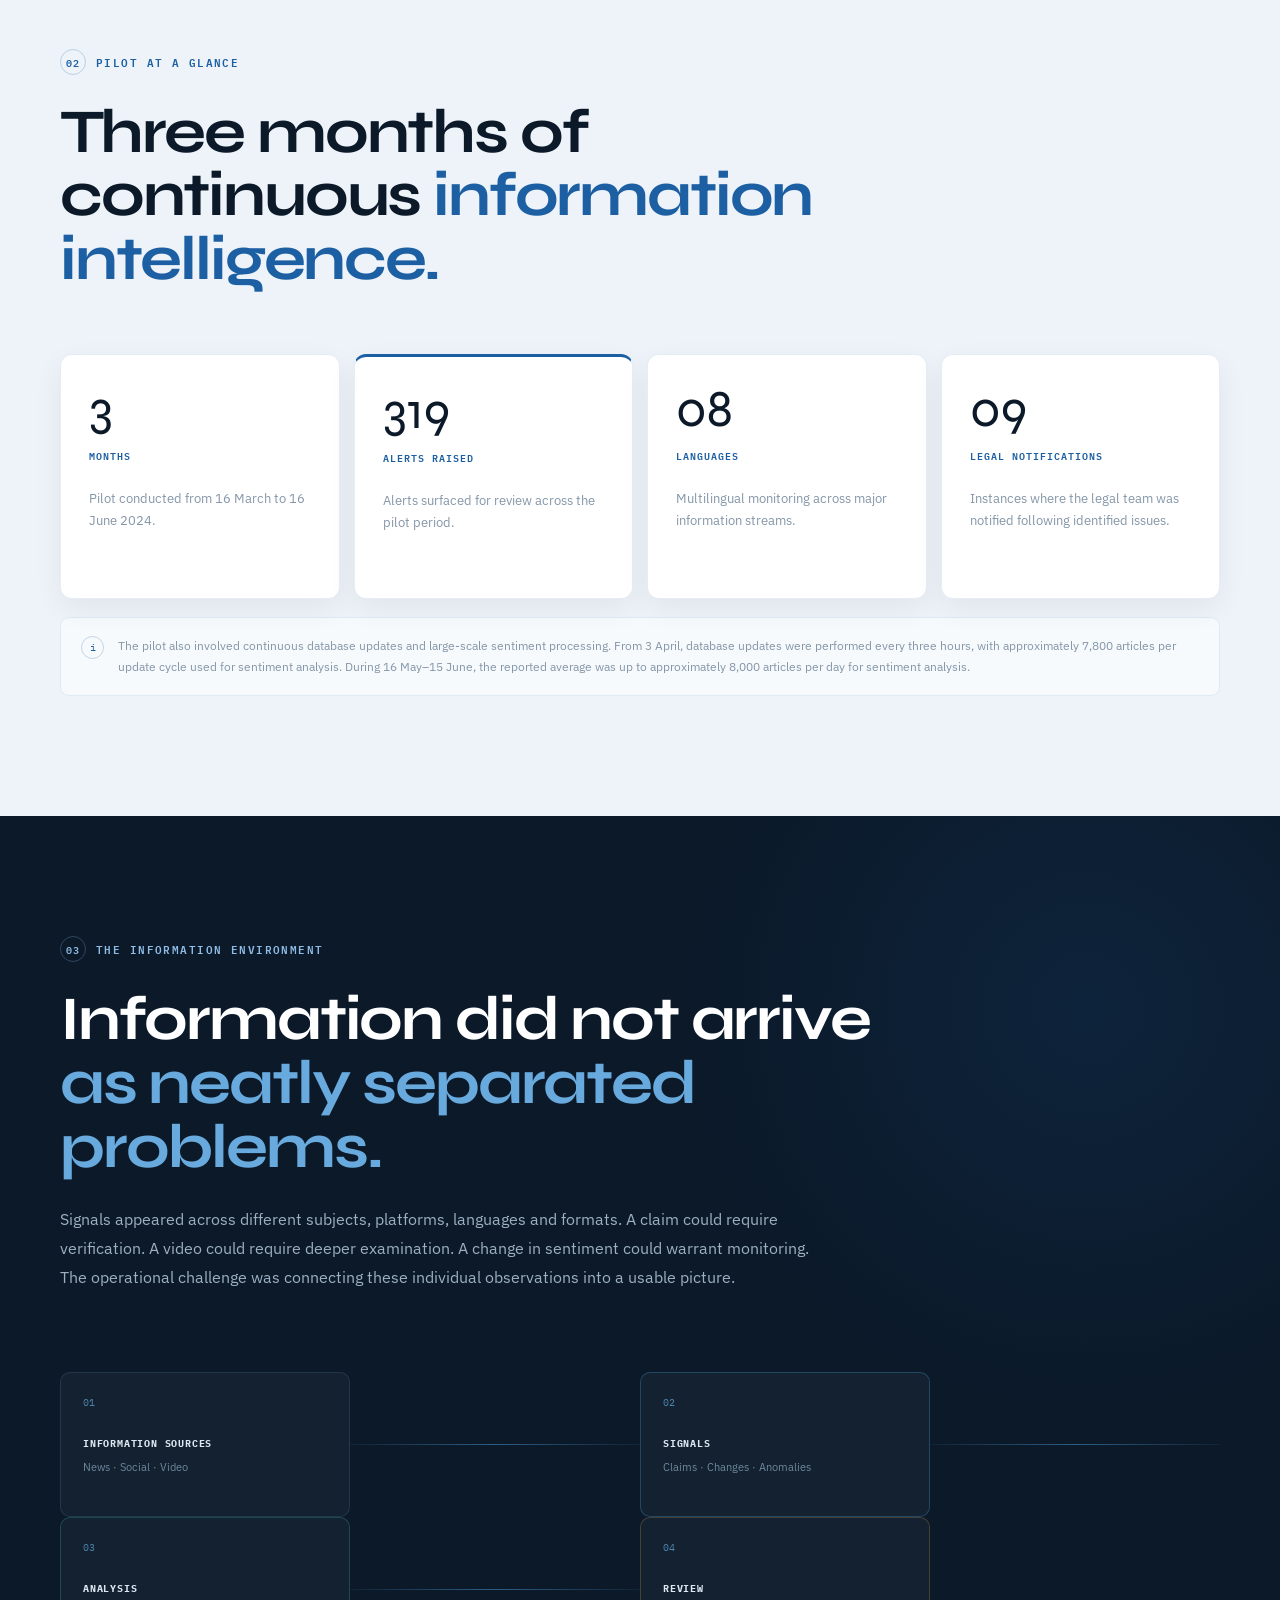
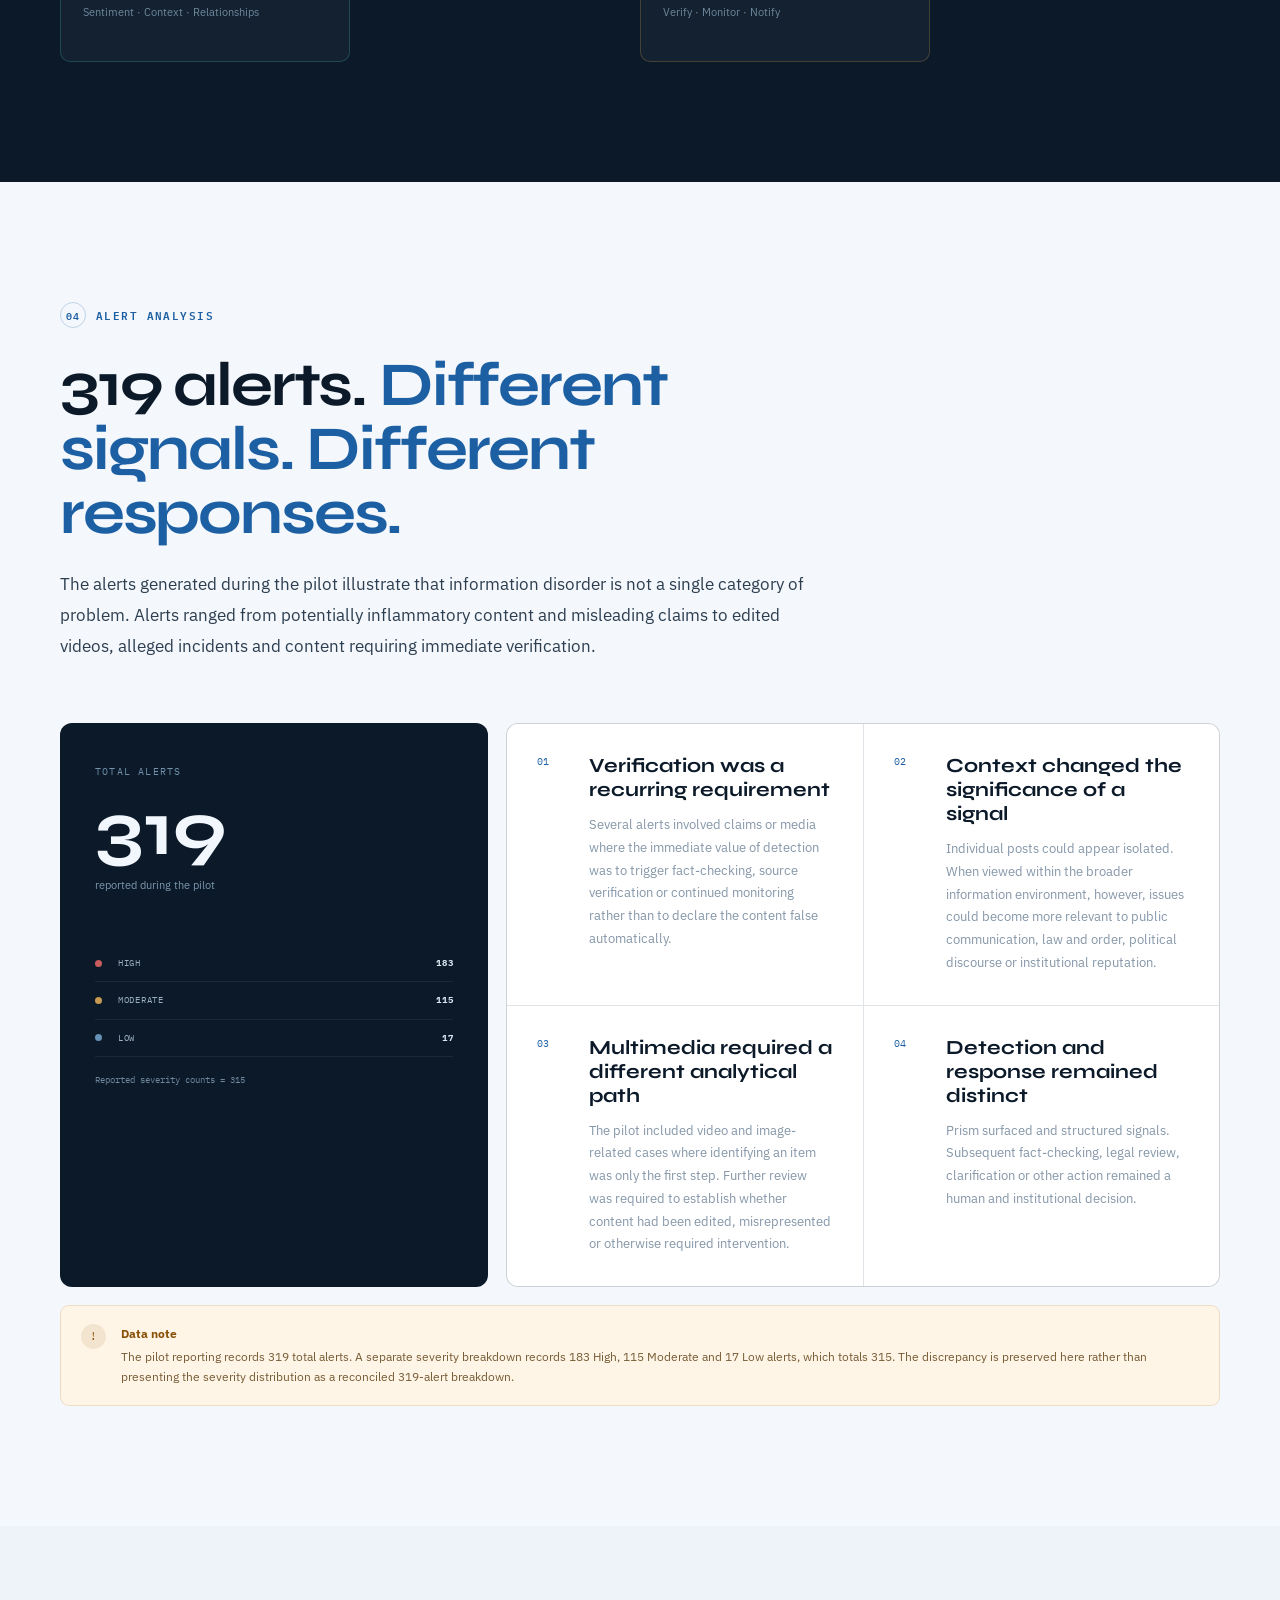
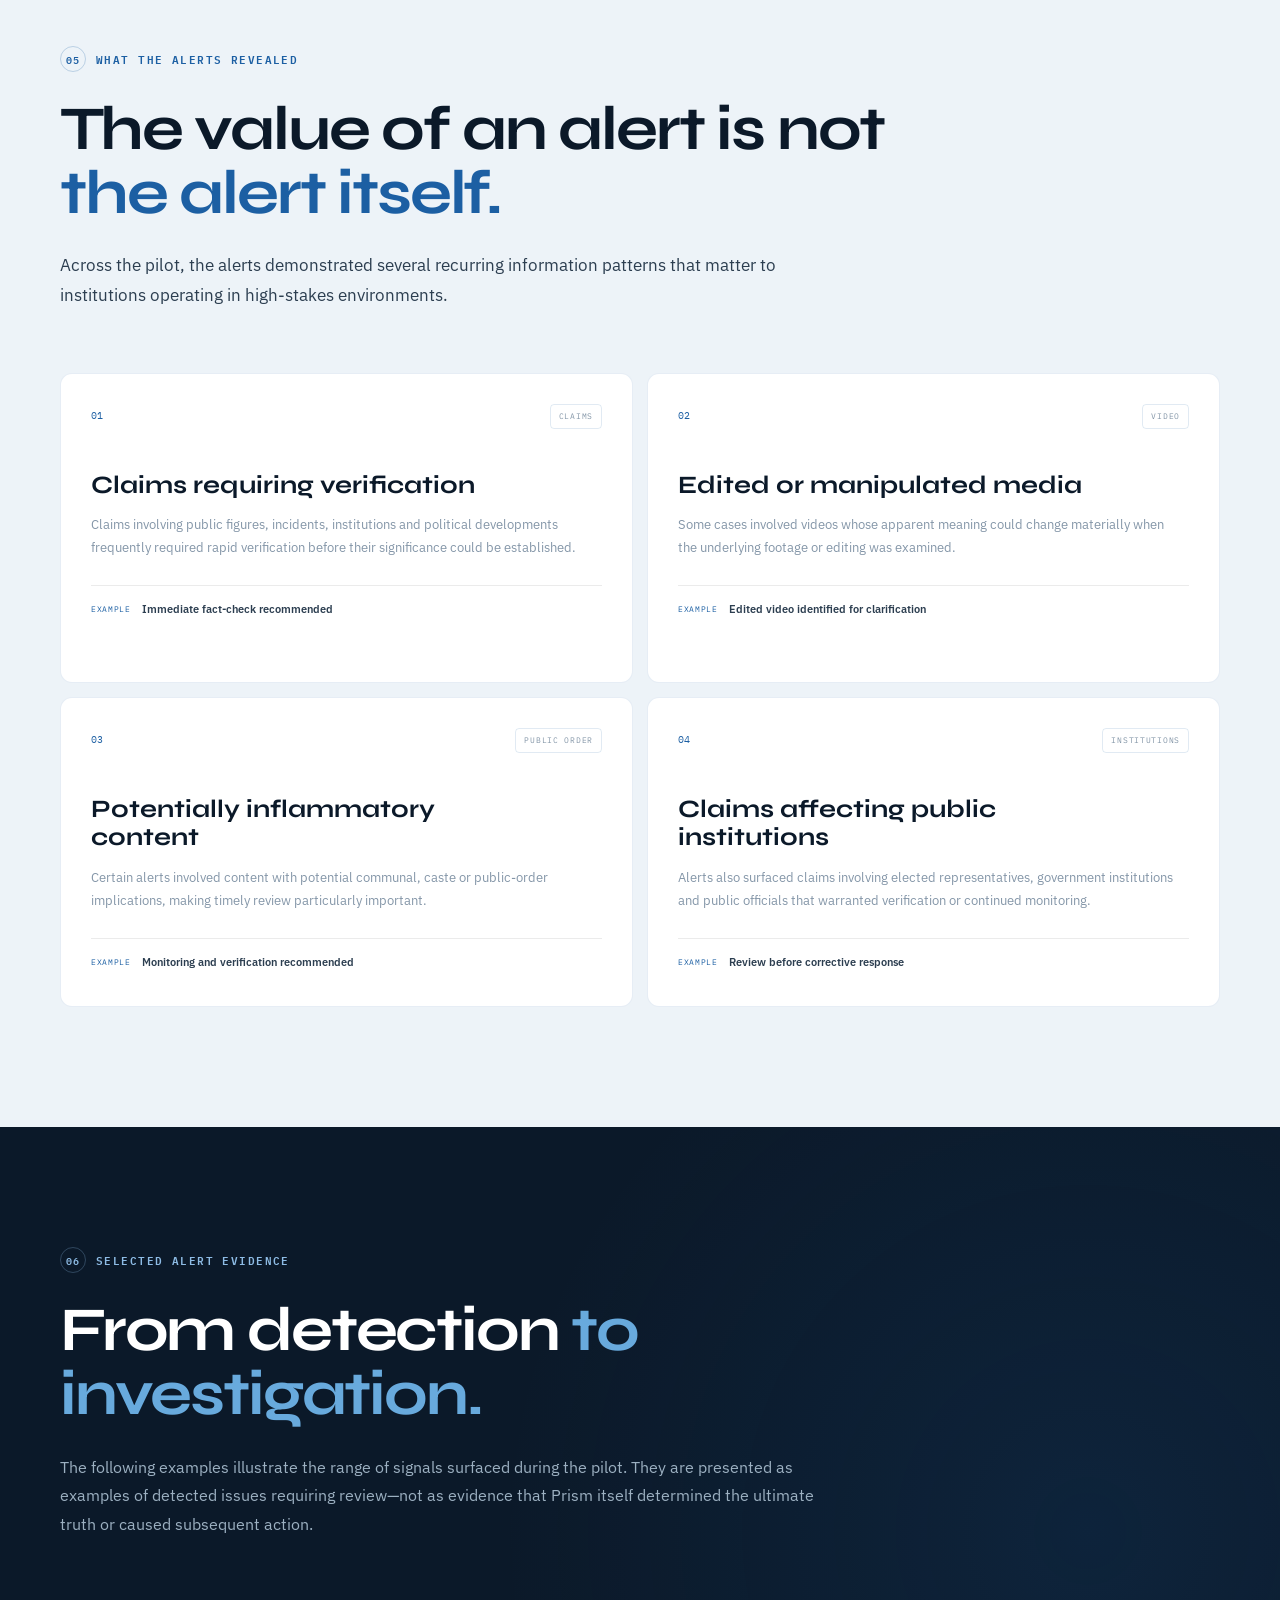
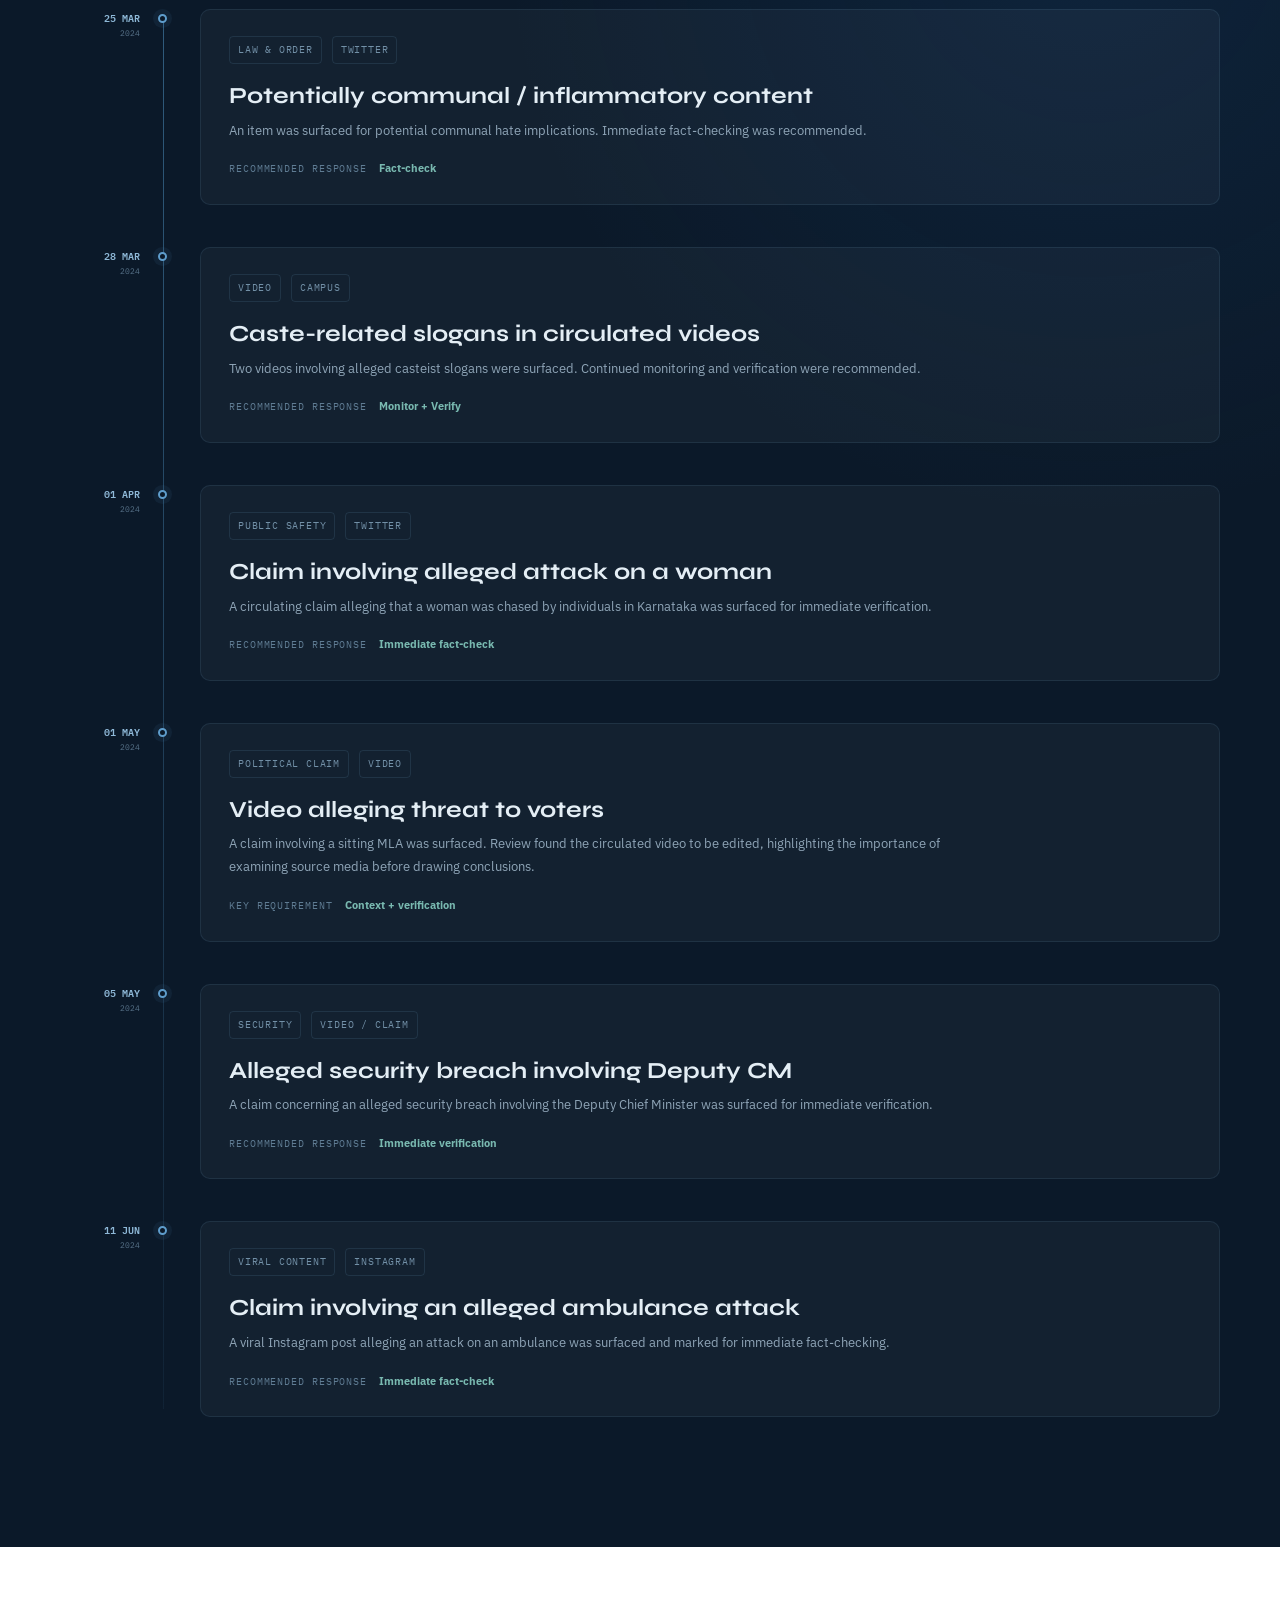
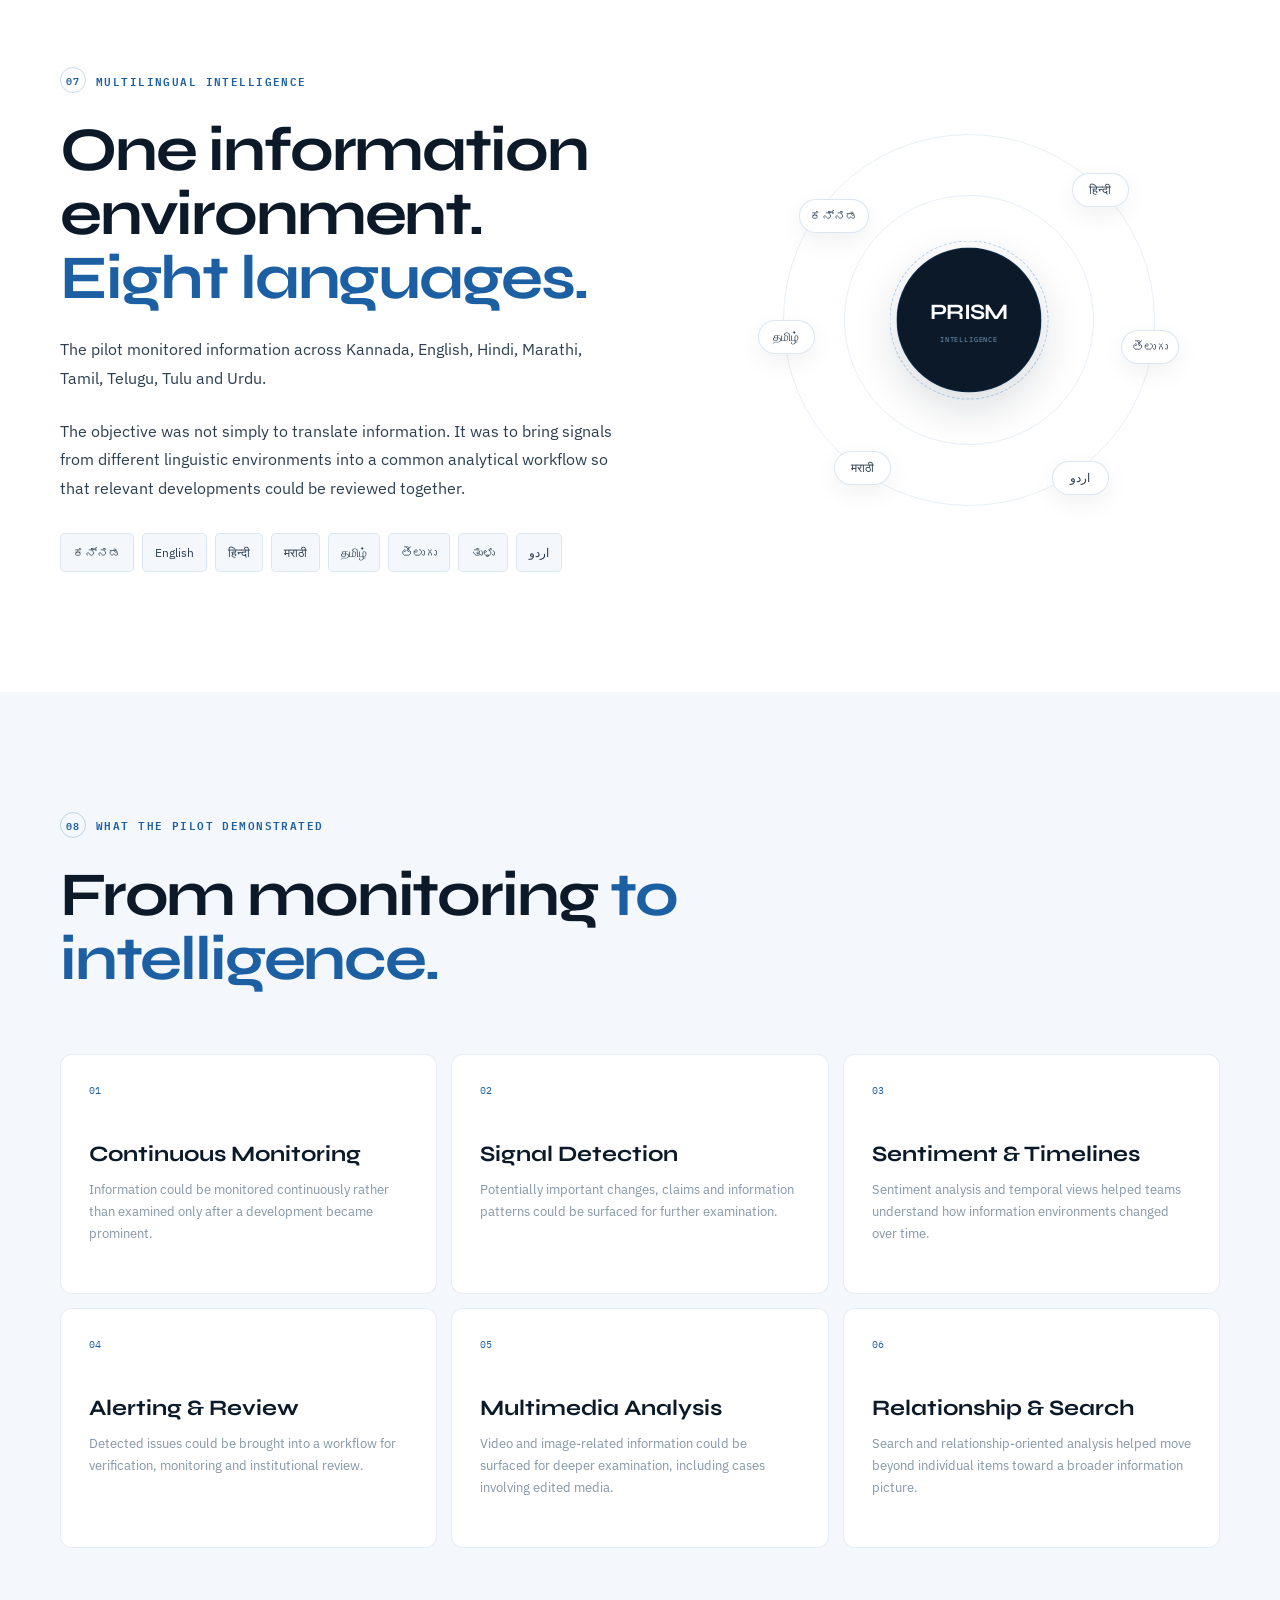
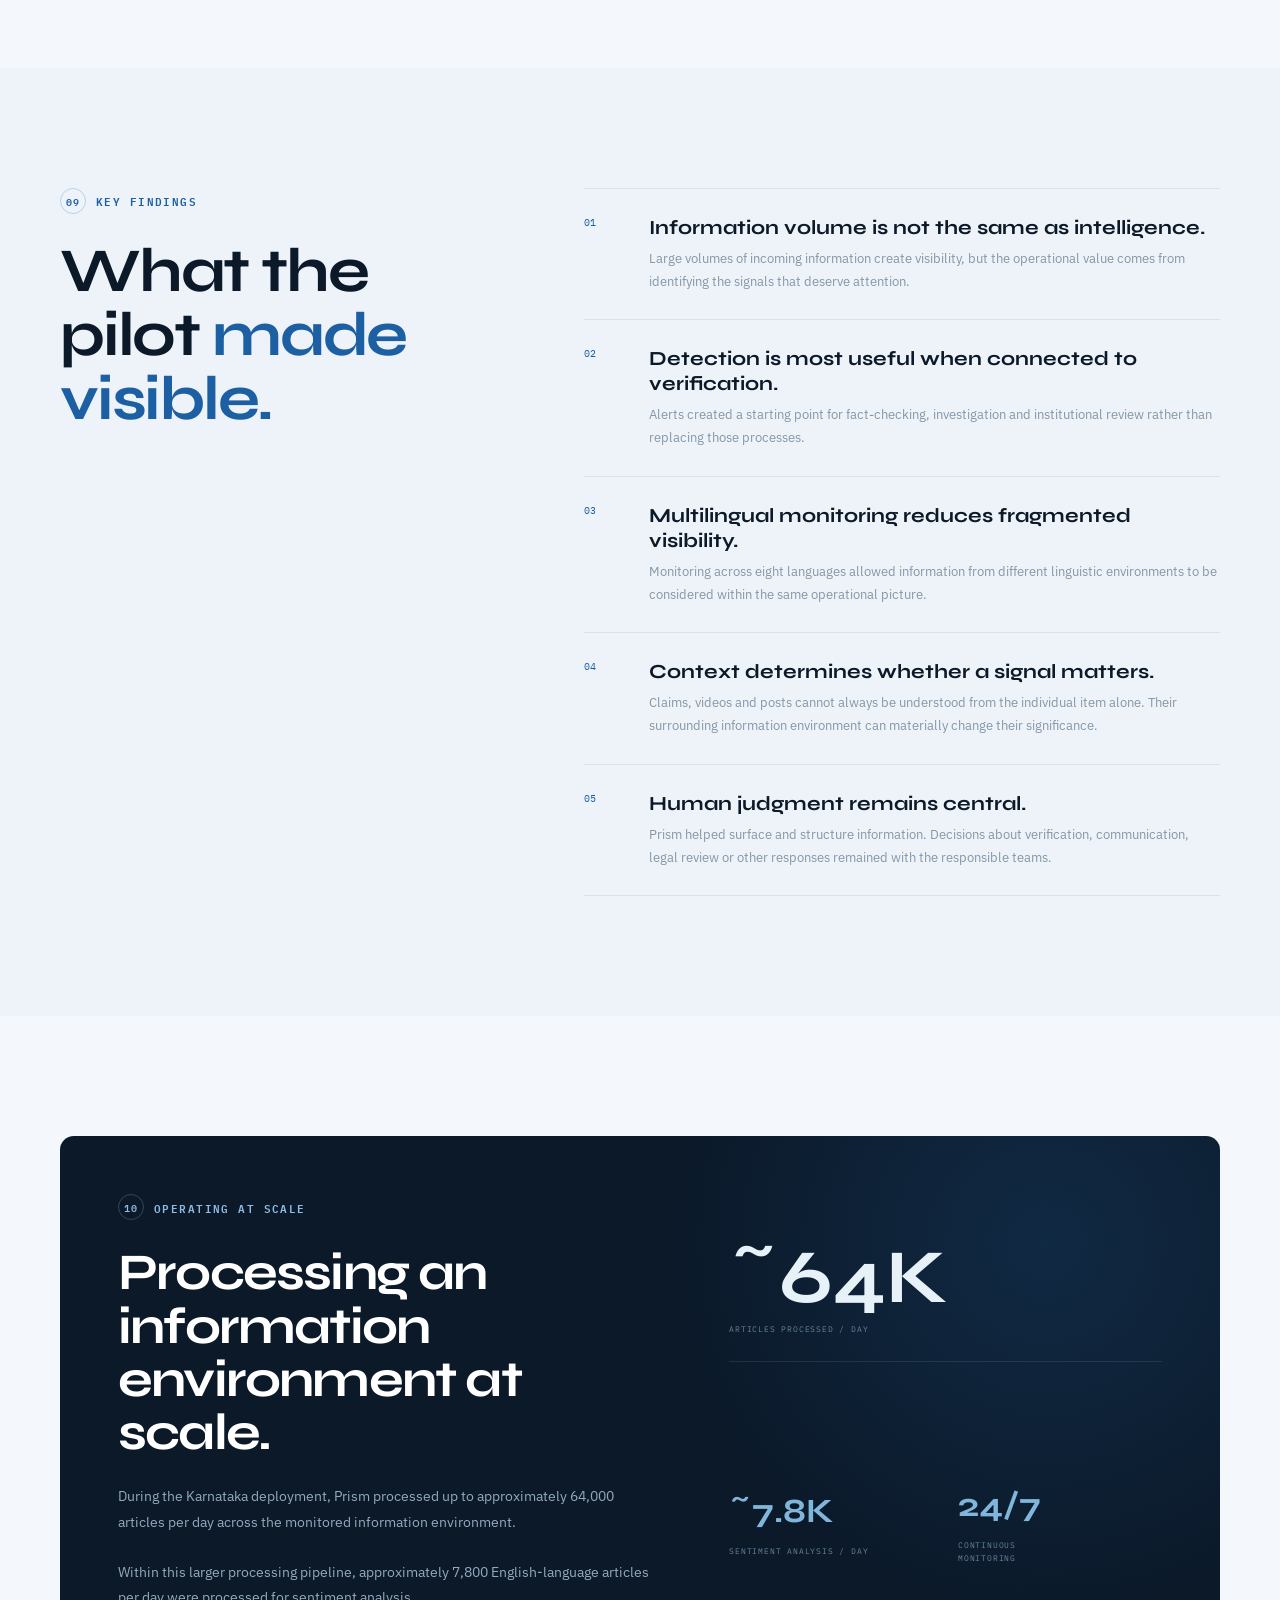
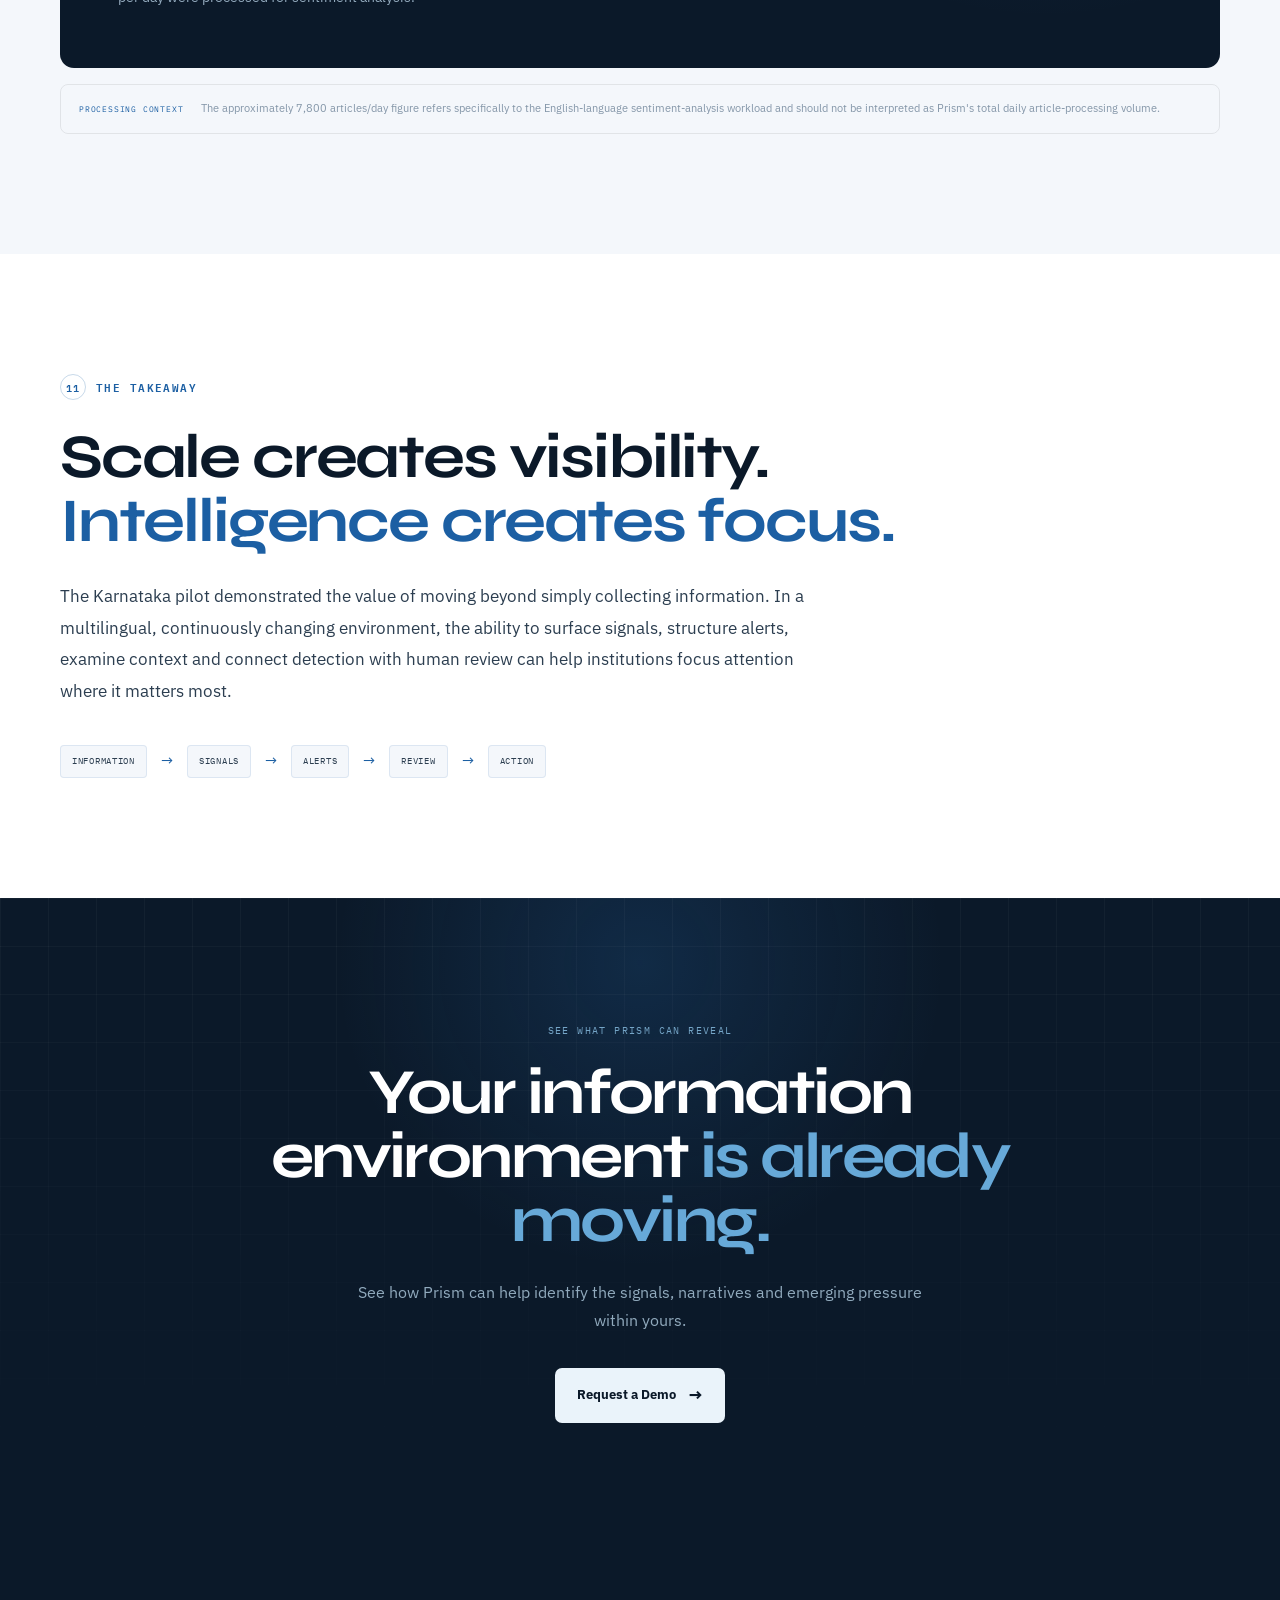
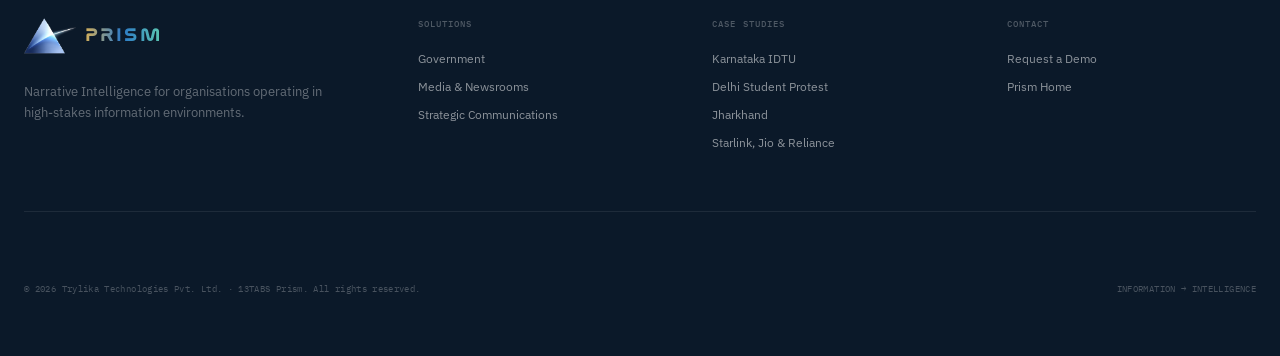
<file: case-studies/karnataka-idtu.html>
<!DOCTYPE html>
<html lang="en">
<head>
    <!-- Google tag (gtag.js) -->
    <script async src="https://www.googletagmanager.com/gtag/js?id=G-66W589RMQ3"></script>
    <script>
    window.dataLayer = window.dataLayer || [];
    function gtag(){dataLayer.push(arguments);}
    gtag('js', new Date());

    gtag('config', 'G-66W589RMQ3');
    </script>

    <meta charset="UTF-8">
    <meta name="viewport" content="width=device-width, initial-scale=1.0">

    <title>Karnataka IDTU Case Study | 13TABS Prism</title>
    <meta name="description" content="How 13TABS Prism supported the Karnataka Information Disorder Tackling Unit with multilingual monitoring, signal detection, alerts, sentiment analysis and information verification during a three-month pilot.">

    <link rel="preconnect" href="https://fonts.googleapis.com">
    <link rel="preconnect" href="https://fonts.gstatic.com" crossorigin>

    <link rel="stylesheet" href="../assets/css/common.css">
  <link href="https://fonts.googleapis.com/css2?family=IBM+Plex+Mono:wght@400;500;600&family=IBM+Plex+Sans:wght@400;500;600;700&family=Syne:wght@500;600;700;800&display=swap" rel="stylesheet">

    <link rel="stylesheet" href="../assets/css/karnataka-idtu.css">
    <link rel="shortcut icon" href="../favicon.ico">
</head>

<body>

<!-- =========================================================
     HEADER
========================================================= -->
<header class="site-header">
  <div class="header-inner">
    <a href="/" class="brand" aria-label="13TABS Prism">
      <img src="../assets/icons/brand/prism-logo.png" alt="13TABS Prism" class="brand-logo">
      <span class="brand-name">PRISM</span>
    </a>

    <nav class="main-nav" aria-label="Primary navigation">
      <a href="/" class="nav-link">Prism</a>

      <div class="nav-dropdown">
        <button class="nav-link dropdown-toggle" type="button" aria-expanded="false">
          Solutions <span class="nav-chevron">⌄</span>
        </button>
        <div class="dropdown-menu">
          <a href="../solutions/government.html">Government</a>
          <a href="../solutions/media.html">Media</a>
          <a href="../solutions/enterprise.html">Enterprise</a>
        </div>
      </div>

      <div class="nav-dropdown">
        <button class="nav-link dropdown-toggle active" type="button" aria-expanded="false">
          Case Studies <span class="nav-chevron">⌄</span>
        </button>
        <div class="dropdown-menu">
          <a href="../case-studies/karnataka-idtu.html">Karnataka IDTU</a>
          <a href="../case-studies/delhi-student-protest.html">Delhi Student Protest</a>
          <a href="../case-studies/jharkhand-information-environment.html">Jharkhand Information Environment</a>
          <a href="../case-studies/starlink-jio.html">Starlink, Jio & Reliance</a>
        </div>
      </div>

      <a href="../contact.html" class="nav-link">Contact</a>
    </nav>

    <a href="../contact.html" class="header-cta">Request a Demo <span>→</span></a>

    <button class="mobile-menu-btn" type="button" aria-label="Open navigation" aria-expanded="false">
      <span></span><span></span><span></span>
    </button>
  </div>
</header>




<main>

<!-- =========================================================
     HERO
========================================================= -->
<section class="case-hero">

    <div class="hero-grid"></div>

    <div class="hero-inner">

        <div class="hero-copy">

            <div class="eyebrow">
                <span class="eyebrow-dot"></span>
                CASE STUDY · KARNATAKA
            </div>

            <h1>
                Monitoring an information environment
                <span>that never stops.</span>
            </h1>

            <p class="hero-lead">
                How Prism supported the Karnataka Information Disorder Tackling Unit
                with continuous multilingual monitoring, signal detection, alerts and
                information analysis during a three-month pilot.
            </p>

            <div class="hero-meta">
                <div class="meta-item">
                    <span class="meta-label">PILOT PERIOD</span>
                    <strong>16 MAR — 16 JUN 2024</strong>
                </div>

                <div class="meta-item">
                    <span class="meta-label">ENVIRONMENT</span>
                    <strong>24 / 7 MONITORING</strong>
                </div>

                <div class="meta-item">
                    <span class="meta-label">LANGUAGES</span>
                    <strong>8</strong>
                </div>
            </div>

        </div>


        <div class="hero-intel">

            <div class="intel-header">
                <span>PRISM · IDTU</span>
                <span class="live-indicator">
                    <i></i> PILOT DATA
                </span>
            </div>

            <div class="signal-stack">

                <div class="signal-card signal-card-primary">
                    <div class="signal-top">
                        <span class="signal-type">ALERTS RAISED</span>
                        <span class="signal-index">01</span>
                    </div>
                    <div class="signal-value">319</div>
                    <div class="signal-caption">
                        Issues surfaced for review during the pilot
                    </div>
                    <div class="signal-line"></div>
                </div>

                <div class="signal-card">
                    <div class="signal-top">
                        <span class="signal-type">LEGAL TEAM</span>
                        <span class="signal-index">02</span>
                    </div>
                    <div class="signal-value">09</div>
                    <div class="signal-caption">
                        Notifications following identified issues
                    </div>
                </div>

                <div class="signal-card">
                    <div class="signal-top">
                        <span class="signal-type">LANGUAGES</span>
                        <span class="signal-index">03</span>
                    </div>
                    <div class="signal-value">08</div>
                    <div class="signal-caption">
                        Kannada, English, Hindi, Marathi, Tamil, Telugu, Tulu & Urdu
                    </div>
                </div>

            </div>

            <div class="intel-footer">
                <span>INFORMATION ENVIRONMENT</span>
                <span>ACTIVE MONITORING</span>
            </div>

        </div>

    </div>
</section>


<!-- =========================================================
     INTRO / EXECUTIVE SUMMARY
========================================================= -->
<section class="section section-intro">

    <div class="section-container">

        <div class="section-label">
            <span>01</span>
            THE PILOT
        </div>

        <div class="intro-grid">

            <div>
                <h2>
                    The challenge wasn't finding information.
                    <span>It was knowing what mattered.</span>
                </h2>
            </div>

            <div class="intro-copy">

                <p>
                    The Karnataka Information Disorder Tackling Unit operated in an
                    information environment where news, social content, claims,
                    manipulated media and rapidly changing public conversations
                    appeared continuously across multiple languages.
                </p>

                <p>
                    The three-month pilot explored how an intelligence platform could
                    help move from fragmented monitoring toward a more structured
                    understanding of emerging issues.
                </p>

                <p>
                    Prism brought incoming information into a common analytical
                    environment, helping teams identify signals, examine relationships,
                    track sentiment and surface issues requiring further review.
                </p>

            </div>

        </div>

    </div>
</section>


<!-- =========================================================
     PILOT AT A GLANCE
========================================================= -->
<section class="section section-stats">

    <div class="section-container">

        <div class="section-heading">
            <div class="section-label">
                <span>02</span>
                PILOT AT A GLANCE
            </div>

            <h2>
                Three months of continuous
                <span>information intelligence.</span>
            </h2>
        </div>


        <div class="stats-grid">

            <div class="stat-card">
                <div class="stat-number">3</div>
                <div class="stat-title">MONTHS</div>
                <p>
                    Pilot conducted from 16 March to 16 June 2024.
                </p>
            </div>

            <div class="stat-card stat-card-accent">
                <div class="stat-number">319</div>
                <div class="stat-title">ALERTS RAISED</div>
                <p>
                    Alerts surfaced for review across the pilot period.
                </p>
            </div>

            <div class="stat-card">
                <div class="stat-number">08</div>
                <div class="stat-title">LANGUAGES</div>
                <p>
                    Multilingual monitoring across major information streams.
                </p>
            </div>

            <div class="stat-card">
                <div class="stat-number">09</div>
                <div class="stat-title">LEGAL NOTIFICATIONS</div>
                <p>
                    Instances where the legal team was notified following identified
                    issues.
                </p>
            </div>

        </div>


        <div class="stat-note">
            <span class="note-mark">i</span>
            <p>
                The pilot also involved continuous database updates and large-scale
                sentiment processing. From 3 April, database updates were performed
                every three hours, with approximately 7,800 articles per update cycle
                used for sentiment analysis. During 16 May–15 June, the reported
                average was up to approximately 8,000 articles per day for sentiment
                analysis.
            </p>
        </div>

    </div>
</section>


<!-- =========================================================
     INFORMATION ENVIRONMENT
========================================================= -->
<section class="section section-dark">

    <div class="section-container">

        <div class="section-label light">
            <span>03</span>
            THE INFORMATION ENVIRONMENT
        </div>

        <div class="dark-heading">
            <h2>
                Information did not arrive
                <span>as neatly separated problems.</span>
            </h2>

            <p>
                Signals appeared across different subjects, platforms, languages and
                formats. A claim could require verification. A video could require
                deeper examination. A change in sentiment could warrant monitoring.
                The operational challenge was connecting these individual observations
                into a usable picture.
            </p>
        </div>


        <div class="environment-map">

            <div class="env-node node-source">
                <span class="node-icon">01</span>
                <strong>INFORMATION SOURCES</strong>
                <small>News · Social · Video</small>
            </div>

            <div class="env-line line-one"></div>

            <div class="env-node node-signal">
                <span class="node-icon">02</span>
                <strong>SIGNALS</strong>
                <small>Claims · Changes · Anomalies</small>
            </div>

            <div class="env-line line-two"></div>

            <div class="env-node node-analysis">
                <span class="node-icon">03</span>
                <strong>ANALYSIS</strong>
                <small>Sentiment · Context · Relationships</small>
            </div>

            <div class="env-line line-three"></div>

            <div class="env-node node-action">
                <span class="node-icon">04</span>
                <strong>REVIEW</strong>
                <small>Verify · Monitor · Notify</small>
            </div>

        </div>

    </div>
</section>


<!-- =========================================================
     ALERT ANALYSIS
========================================================= -->
<section class="section section-alerts">

    <div class="section-container">

        <div class="section-heading alert-heading">

            <div class="section-label">
                <span>04</span>
                ALERT ANALYSIS
            </div>

            <h2>
                319 alerts.
                <span>Different signals. Different responses.</span>
            </h2>

            <p>
                The alerts generated during the pilot illustrate that information
                disorder is not a single category of problem. Alerts ranged from
                potentially inflammatory content and misleading claims to edited
                videos, alleged incidents and content requiring immediate verification.
            </p>

        </div>


        <div class="alert-dashboard">

            <div class="alert-summary">

                <div class="alert-total">
                    <span class="alert-total-label">TOTAL ALERTS</span>
                    <strong>319</strong>
                    <small>reported during the pilot</small>
                </div>

                <div class="alert-severity">

                    <div class="severity-row">
                        <span class="severity-dot severity-high"></span>
                        <span>HIGH</span>
                        <strong>183</strong>
                    </div>

                    <div class="severity-row">
                        <span class="severity-dot severity-medium"></span>
                        <span>MODERATE</span>
                        <strong>115</strong>
                    </div>

                    <div class="severity-row">
                        <span class="severity-dot severity-low"></span>
                        <span>LOW</span>
                        <strong>17</strong>
                    </div>

                    <div class="severity-total">
                        Reported severity counts = 315
                    </div>

                </div>

            </div>


            <div class="alert-analysis-copy">

                <div class="analysis-item">
                    <span class="analysis-number">01</span>

                    <div>
                        <h3>Verification was a recurring requirement</h3>
                        <p>
                            Several alerts involved claims or media where the immediate
                            value of detection was to trigger fact-checking, source
                            verification or continued monitoring rather than to declare
                            the content false automatically.
                        </p>
                    </div>
                </div>


                <div class="analysis-item">
                    <span class="analysis-number">02</span>

                    <div>
                        <h3>Context changed the significance of a signal</h3>
                        <p>
                            Individual posts could appear isolated. When viewed within
                            the broader information environment, however, issues could
                            become more relevant to public communication, law and order,
                            political discourse or institutional reputation.
                        </p>
                    </div>
                </div>


                <div class="analysis-item">
                    <span class="analysis-number">03</span>

                    <div>
                        <h3>Multimedia required a different analytical path</h3>
                        <p>
                            The pilot included video and image-related cases where
                            identifying an item was only the first step. Further review
                            was required to establish whether content had been edited,
                            misrepresented or otherwise required intervention.
                        </p>
                    </div>
                </div>


                <div class="analysis-item">
                    <span class="analysis-number">04</span>

                    <div>
                        <h3>Detection and response remained distinct</h3>
                        <p>
                            Prism surfaced and structured signals. Subsequent
                            fact-checking, legal review, clarification or other action
                            remained a human and institutional decision.
                        </p>
                    </div>
                </div>

            </div>

        </div>


        <div class="data-integrity-note">
            <div class="integrity-icon">!</div>

            <div>
                <strong>Data note</strong>
                <p>
                    The pilot reporting records 319 total alerts. A separate severity
                    breakdown records 183 High, 115 Moderate and 17 Low alerts,
                    which totals 315. The discrepancy is preserved here rather than
                    presenting the severity distribution as a reconciled 319-alert
                    breakdown.
                </p>
            </div>
        </div>

    </div>
</section>


<!-- =========================================================
     ALERT PATTERNS
========================================================= -->
<section class="section section-patterns">

    <div class="section-container">

        <div class="section-heading">

            <div class="section-label">
                <span>05</span>
                WHAT THE ALERTS REVEALED
            </div>

            <h2>
                The value of an alert is not
                <span>the alert itself.</span>
            </h2>

            <p>
                Across the pilot, the alerts demonstrated several recurring information
                patterns that matter to institutions operating in high-stakes
                environments.
            </p>

        </div>


        <div class="pattern-grid">

            <article class="pattern-card">
                <div class="pattern-top">
                    <span>01</span>
                    <span class="pattern-tag">CLAIMS</span>
                </div>

                <h3>Claims requiring verification</h3>

                <p>
                    Claims involving public figures, incidents, institutions and
                    political developments frequently required rapid verification
                    before their significance could be established.
                </p>

                <div class="pattern-example">
                    <span>EXAMPLE</span>
                    <strong>Immediate fact-check recommended</strong>
                </div>
            </article>


            <article class="pattern-card">
                <div class="pattern-top">
                    <span>02</span>
                    <span class="pattern-tag">VIDEO</span>
                </div>

                <h3>Edited or manipulated media</h3>

                <p>
                    Some cases involved videos whose apparent meaning could change
                    materially when the underlying footage or editing was examined.
                </p>

                <div class="pattern-example">
                    <span>EXAMPLE</span>
                    <strong>Edited video identified for clarification</strong>
                </div>
            </article>


            <article class="pattern-card">
                <div class="pattern-top">
                    <span>03</span>
                    <span class="pattern-tag">PUBLIC ORDER</span>
                </div>

                <h3>Potentially inflammatory content</h3>

                <p>
                    Certain alerts involved content with potential communal, caste or
                    public-order implications, making timely review particularly
                    important.
                </p>

                <div class="pattern-example">
                    <span>EXAMPLE</span>
                    <strong>Monitoring and verification recommended</strong>
                </div>
            </article>


            <article class="pattern-card">
                <div class="pattern-top">
                    <span>04</span>
                    <span class="pattern-tag">INSTITUTIONS</span>
                </div>

                <h3>Claims affecting public institutions</h3>

                <p>
                    Alerts also surfaced claims involving elected representatives,
                    government institutions and public officials that warranted
                    verification or continued monitoring.
                </p>

                <div class="pattern-example">
                    <span>EXAMPLE</span>
                    <strong>Review before corrective response</strong>
                </div>
            </article>

        </div>

    </div>
</section>


<!-- =========================================================
     SELECTED ALERTS
========================================================= -->
<section class="section section-dark selected-alerts">

    <div class="section-container">

        <div class="section-label light">
            <span>06</span>
            SELECTED ALERT EVIDENCE
        </div>

        <div class="dark-heading compact">
            <h2>
                From detection
                <span>to investigation.</span>
            </h2>

            <p>
                The following examples illustrate the range of signals surfaced during
                the pilot. They are presented as examples of detected issues requiring
                review—not as evidence that Prism itself determined the ultimate truth
                or caused subsequent action.
            </p>
        </div>


        <div class="alert-timeline">

            <article class="timeline-alert">
                <div class="timeline-date">
                    <span>25 MAR</span>
                    <small>2024</small>
                </div>

                <div class="timeline-marker"></div>

                <div class="timeline-content">
                    <div class="timeline-meta">
                        <span>LAW & ORDER</span>
                        <span>TWITTER</span>
                    </div>

                    <h3>Potentially communal / inflammatory content</h3>

                    <p>
                        An item was surfaced for potential communal hate implications.
                        Immediate fact-checking was recommended.
                    </p>

                    <div class="timeline-action">
                        <span>RECOMMENDED RESPONSE</span>
                        <strong>Fact-check</strong>
                    </div>
                </div>
            </article>


            <article class="timeline-alert">
                <div class="timeline-date">
                    <span>28 MAR</span>
                    <small>2024</small>
                </div>

                <div class="timeline-marker"></div>

                <div class="timeline-content">
                    <div class="timeline-meta">
                        <span>VIDEO</span>
                        <span>CAMPUS</span>
                    </div>

                    <h3>Caste-related slogans in circulated videos</h3>

                    <p>
                        Two videos involving alleged casteist slogans were surfaced.
                        Continued monitoring and verification were recommended.
                    </p>

                    <div class="timeline-action">
                        <span>RECOMMENDED RESPONSE</span>
                        <strong>Monitor + Verify</strong>
                    </div>
                </div>
            </article>


            <article class="timeline-alert">
                <div class="timeline-date">
                    <span>01 APR</span>
                    <small>2024</small>
                </div>

                <div class="timeline-marker"></div>

                <div class="timeline-content">
                    <div class="timeline-meta">
                        <span>PUBLIC SAFETY</span>
                        <span>TWITTER</span>
                    </div>

                    <h3>Claim involving alleged attack on a woman</h3>

                    <p>
                        A circulating claim alleging that a woman was chased by
                        individuals in Karnataka was surfaced for immediate
                        verification.
                    </p>

                    <div class="timeline-action">
                        <span>RECOMMENDED RESPONSE</span>
                        <strong>Immediate fact-check</strong>
                    </div>
                </div>
            </article>


            <article class="timeline-alert">
                <div class="timeline-date">
                    <span>01 MAY</span>
                    <small>2024</small>
                </div>

                <div class="timeline-marker"></div>

                <div class="timeline-content">
                    <div class="timeline-meta">
                        <span>POLITICAL CLAIM</span>
                        <span>VIDEO</span>
                    </div>

                    <h3>Video alleging threat to voters</h3>

                    <p>
                        A claim involving a sitting MLA was surfaced. Review
                        found the circulated video to be edited, highlighting the
                        importance of examining source media before drawing conclusions.
                    </p>

                    <div class="timeline-action">
                        <span>KEY REQUIREMENT</span>
                        <strong>Context + verification</strong>
                    </div>
                </div>
            </article>


            <article class="timeline-alert">
                <div class="timeline-date">
                    <span>05 MAY</span>
                    <small>2024</small>
                </div>

                <div class="timeline-marker"></div>

                <div class="timeline-content">
                    <div class="timeline-meta">
                        <span>SECURITY</span>
                        <span>VIDEO / CLAIM</span>
                    </div>

                    <h3>Alleged security breach involving Deputy CM</h3>

                    <p>
                        A claim concerning an alleged security breach involving the
                        Deputy Chief Minister was surfaced for immediate verification.
                    </p>

                    <div class="timeline-action">
                        <span>RECOMMENDED RESPONSE</span>
                        <strong>Immediate verification</strong>
                    </div>
                </div>
            </article>


            <article class="timeline-alert">
                <div class="timeline-date">
                    <span>11 JUN</span>
                    <small>2024</small>
                </div>

                <div class="timeline-marker"></div>

                <div class="timeline-content">
                    <div class="timeline-meta">
                        <span>VIRAL CONTENT</span>
                        <span>INSTAGRAM</span>
                    </div>

                    <h3>Claim involving an alleged ambulance attack</h3>

                    <p>
                        A viral Instagram post alleging an attack on an ambulance was
                        surfaced and marked for immediate fact-checking.
                    </p>

                    <div class="timeline-action">
                        <span>RECOMMENDED RESPONSE</span>
                        <strong>Immediate fact-check</strong>
                    </div>
                </div>
            </article>

        </div>

    </div>
</section>


<!-- =========================================================
     MULTILINGUAL
========================================================= -->
<section class="section section-language">

    <div class="section-container">

        <div class="language-grid">

            <div class="language-copy">

                <div class="section-label">
                    <span>07</span>
                    MULTILINGUAL INTELLIGENCE
                </div>

                <h2>
                    One information environment.
                    <span>Eight languages.</span>
                </h2>

                <p>
                    The pilot monitored information across Kannada, English, Hindi,
                    Marathi, Tamil, Telugu, Tulu and Urdu.
                </p>

                <p>
                    The objective was not simply to translate information. It was to
                    bring signals from different linguistic environments into a
                    common analytical workflow so that relevant developments could be
                    reviewed together.
                </p>

                <div class="language-list">

                    <span>ಕನ್ನಡ</span>
                    <span>English</span>
                    <span>हिन्दी</span>
                    <span>मराठी</span>
                    <span>தமிழ்</span>
                    <span>తెలుగు</span>
                    <span>ತುಳು</span>
                    <span>اردو</span>

                </div>

            </div>


            <div class="language-visual">

                <div class="language-core">
                    <div class="core-ring"></div>
                    <strong>PRISM</strong>
                    <small>INTELLIGENCE</small>
                </div>

                <div class="lang-orbit orbit-1">ಕನ್ನಡ</div>
                <div class="lang-orbit orbit-2">हिन्दी</div>
                <div class="lang-orbit orbit-3">தமிழ்</div>
                <div class="lang-orbit orbit-4">తెలుగు</div>
                <div class="lang-orbit orbit-5">मराठी</div>
                <div class="lang-orbit orbit-6">اردو</div>

            </div>

        </div>

    </div>
</section>


<!-- =========================================================
     OPERATIONAL CAPABILITIES
========================================================= -->
<section class="section section-capabilities">

    <div class="section-container">

        <div class="section-heading">

            <div class="section-label">
                <span>08</span>
                WHAT THE PILOT DEMONSTRATED
            </div>

            <h2>
                From monitoring
                <span>to intelligence.</span>
            </h2>

        </div>


        <div class="capability-grid">

            <div class="capability-card">
                <span class="capability-number">01</span>
                <h3>Continuous Monitoring</h3>
                <p>
                    Information could be monitored continuously rather than examined
                    only after a development became prominent.
                </p>
            </div>

            <div class="capability-card">
                <span class="capability-number">02</span>
                <h3>Signal Detection</h3>
                <p>
                    Potentially important changes, claims and information patterns
                    could be surfaced for further examination.
                </p>
            </div>

            <div class="capability-card">
                <span class="capability-number">03</span>
                <h3>Sentiment & Timelines</h3>
                <p>
                    Sentiment analysis and temporal views helped teams understand how
                    information environments changed over time.
                </p>
            </div>

            <div class="capability-card">
                <span class="capability-number">04</span>
                <h3>Alerting & Review</h3>
                <p>
                    Detected issues could be brought into a workflow for verification,
                    monitoring and institutional review.
                </p>
            </div>

            <div class="capability-card">
                <span class="capability-number">05</span>
                <h3>Multimedia Analysis</h3>
                <p>
                    Video and image-related information could be surfaced for deeper
                    examination, including cases involving edited media.
                </p>
            </div>

            <div class="capability-card">
                <span class="capability-number">06</span>
                <h3>Relationship & Search</h3>
                <p>
                    Search and relationship-oriented analysis helped move beyond
                    individual items toward a broader information picture.
                </p>
            </div>

        </div>

    </div>
</section>


<!-- =========================================================
     KEY FINDINGS
========================================================= -->
<section class="section section-findings">

    <div class="section-container">

        <div class="findings-layout">

            <div class="findings-title">

                <div class="section-label">
                    <span>09</span>
                    KEY FINDINGS
                </div>

                <h2>
                    What the pilot
                    <span>made visible.</span>
                </h2>

            </div>


            <div class="findings-list">

                <div class="finding">
                    <span>01</span>
                    <div>
                        <h3>Information volume is not the same as intelligence.</h3>
                        <p>
                            Large volumes of incoming information create visibility,
                            but the operational value comes from identifying the
                            signals that deserve attention.
                        </p>
                    </div>
                </div>


                <div class="finding">
                    <span>02</span>
                    <div>
                        <h3>Detection is most useful when connected to verification.</h3>
                        <p>
                            Alerts created a starting point for fact-checking,
                            investigation and institutional review rather than
                            replacing those processes.
                        </p>
                    </div>
                </div>


                <div class="finding">
                    <span>03</span>
                    <div>
                        <h3>Multilingual monitoring reduces fragmented visibility.</h3>
                        <p>
                            Monitoring across eight languages allowed information from
                            different linguistic environments to be considered within
                            the same operational picture.
                        </p>
                    </div>
                </div>


                <div class="finding">
                    <span>04</span>
                    <div>
                        <h3>Context determines whether a signal matters.</h3>
                        <p>
                            Claims, videos and posts cannot always be understood from
                            the individual item alone. Their surrounding information
                            environment can materially change their significance.
                        </p>
                    </div>
                </div>


                <div class="finding">
                    <span>05</span>
                    <div>
                        <h3>Human judgment remains central.</h3>
                        <p>
                            Prism helped surface and structure information. Decisions
                            about verification, communication, legal review or other
                            responses remained with the responsible teams.
                        </p>
                    </div>
                </div>

            </div>

        </div>

    </div>
</section>


<!-- =========================================================
     SCALE / DATA
========================================================= -->
<section class="section section-scale">

    <div class="section-container">

        <div class="scale-panel">

            <div class="scale-copy">

                <div class="section-label light">
                    <span>10</span>
                    OPERATING AT SCALE
                </div>

                <h2>
                    Processing an information
                    environment at scale.
                </h2>

                <p>
                    During the Karnataka deployment, Prism processed up to
                    approximately 64,000 articles per day across the monitored
                    information environment.
                </p>

                <p>
                    Within this larger processing pipeline, approximately 7,800
                    English-language articles per day were processed for sentiment
                    analysis.
                </p>

            </div>


            <div class="scale-visual">

                <div class="scale-big">
                    <strong>&tilde;64K</strong>
                    <span>ARTICLES PROCESSED / DAY</span>
                </div>

                <div class="scale-small">
                    <strong>&tilde;7.8K</strong>
                    <span>SENTIMENT ANALYSIS / DAY</span>
                </div>

                <div class="scale-small">
                    <strong>24/7</strong>
                    <span>CONTINUOUS<br>MONITORING</span>
                </div>

            </div>

        </div>


        <div class="scale-disclaimer">
            <span>PROCESSING CONTEXT</span>

            <p>
                The approximately 7,800 articles/day figure refers specifically
                to the English-language sentiment-analysis workload and should
                not be interpreted as Prism's total daily article-processing
                volume.
            </p>
        </div>

    </div>

</section>


<!-- =========================================================
     CONCLUSION
========================================================= -->
<section class="section section-conclusion">

    <div class="section-container">

        <div class="conclusion-inner">

            <div class="section-label">
                <span>11</span>
                THE TAKEAWAY
            </div>

            <h2>
                Scale creates visibility.
                <span>Intelligence creates focus.</span>
            </h2>

            <p>
                The Karnataka pilot demonstrated the value of moving beyond simply
                collecting information. In a multilingual, continuously changing
                environment, the ability to surface signals, structure alerts,
                examine context and connect detection with human review can help
                institutions focus attention where it matters most.
            </p>

            <div class="conclusion-chain">
                <span>INFORMATION</span>
                <i>→</i>
                <span>SIGNALS</span>
                <i>→</i>
                <span>ALERTS</span>
                <i>→</i>
                <span>REVIEW</span>
                <i>→</i>
                <span>ACTION</span>
            </div>

        </div>

    </div>
</section>


<!-- =========================================================
     CTA
========================================================= -->
<section class="case-cta">

    <div class="cta-grid"></div>

    <div class="cta-inner">

        <div class="cta-eyebrow">
            SEE WHAT PRISM CAN REVEAL
        </div>

        <h2>
            Your information environment
            <span>is already moving.</span>
        </h2>

        <p>
            See how Prism can help identify the signals, narratives and emerging
            pressure within yours.
        </p>

        <a href="../contact.html" class="cta-button">
            Request a Demo
            <span>→</span>
        </a>

    </div>

</section>

</main>


<!-- =========================================================
     FOOTER
========================================================= -->

<footer class="site-footer">
    <div class="section-container footer-inner">
        <div class="footer-brand">
            <a href="/" class="brand">
                <img src="../assets/icons/brand/prism-logo.png" alt="13TABS Prism" class="brand-logo">
                <span class="brand-name">PRISM</span>
            </a>
            <p>Narrative Intelligence for organisations operating in high-stakes information environments.</p>
        </div>
        <div class="footer-column">
            <h4>SOLUTIONS</h4>
            <a href="../solutions/government.html">Government</a>
            <a href="../solutions/media.html">Media &amp; Newsrooms</a>
            <a href="../solutions/enterprise.html">Strategic Communications</a>
        </div>
        <div class="footer-column">
            <h4>CASE STUDIES</h4>
            <a href="../case-studies/karnataka-idtu.html">Karnataka IDTU</a>
            <a href="../case-studies/delhi-student-protest.html">Delhi Student Protest</a>
            <a href="../case-studies/jharkhand-information-environment.html">Jharkhand</a>
            <a href="../case-studies/starlink-jio.html">Starlink, Jio & Reliance</a>
        </div>
        <div class="footer-column">
            <h4>CONTACT</h4>
            <a href="../contact.html">Request a Demo</a>
            <a href="/">Prism Home</a>
        </div>
    </div>
    <div class="section-container footer-bottom">
        <span>© 2026 Trylika Technologies Pvt. Ltd. · 13TABS Prism. All rights reserved.</span>
        <span>INFORMATION → INTELLIGENCE</span>
    </div>
</footer>


<script src="../assets/js/common.js"></script>
</body>
</html>
</file>
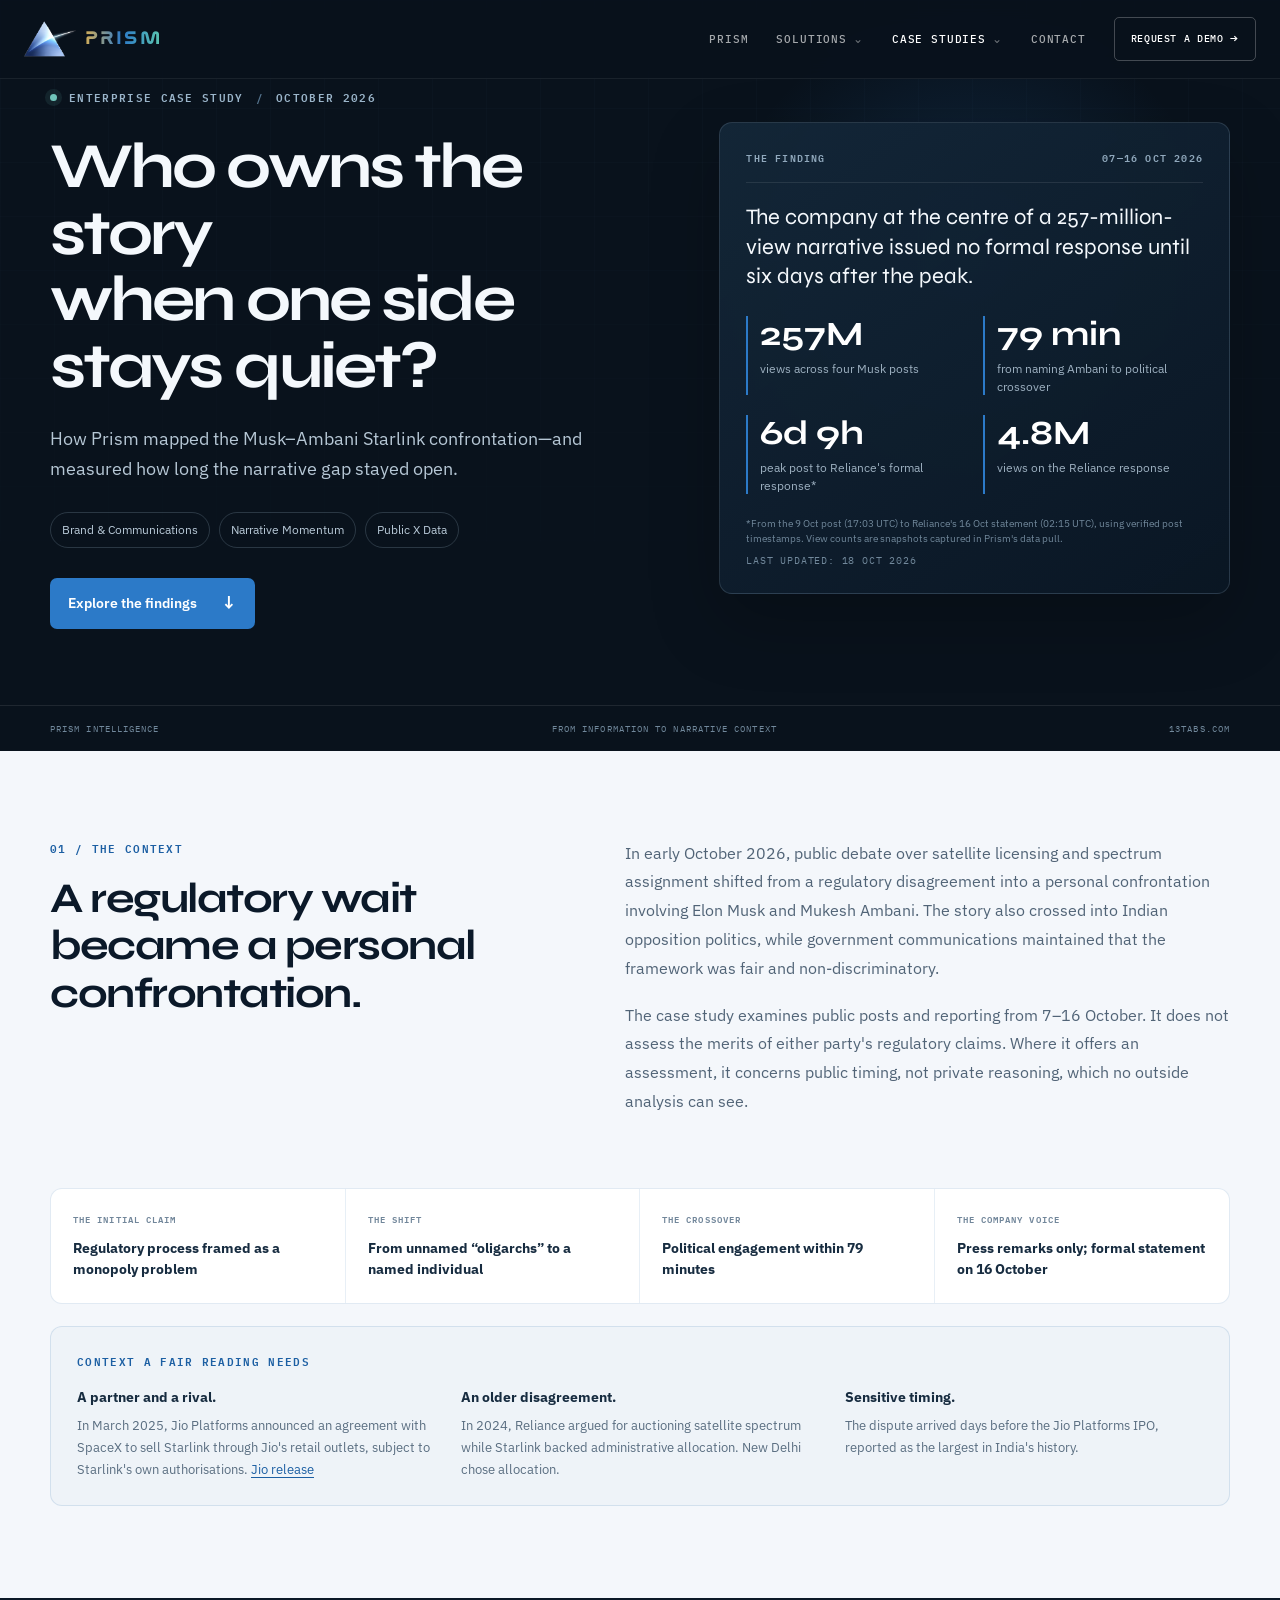
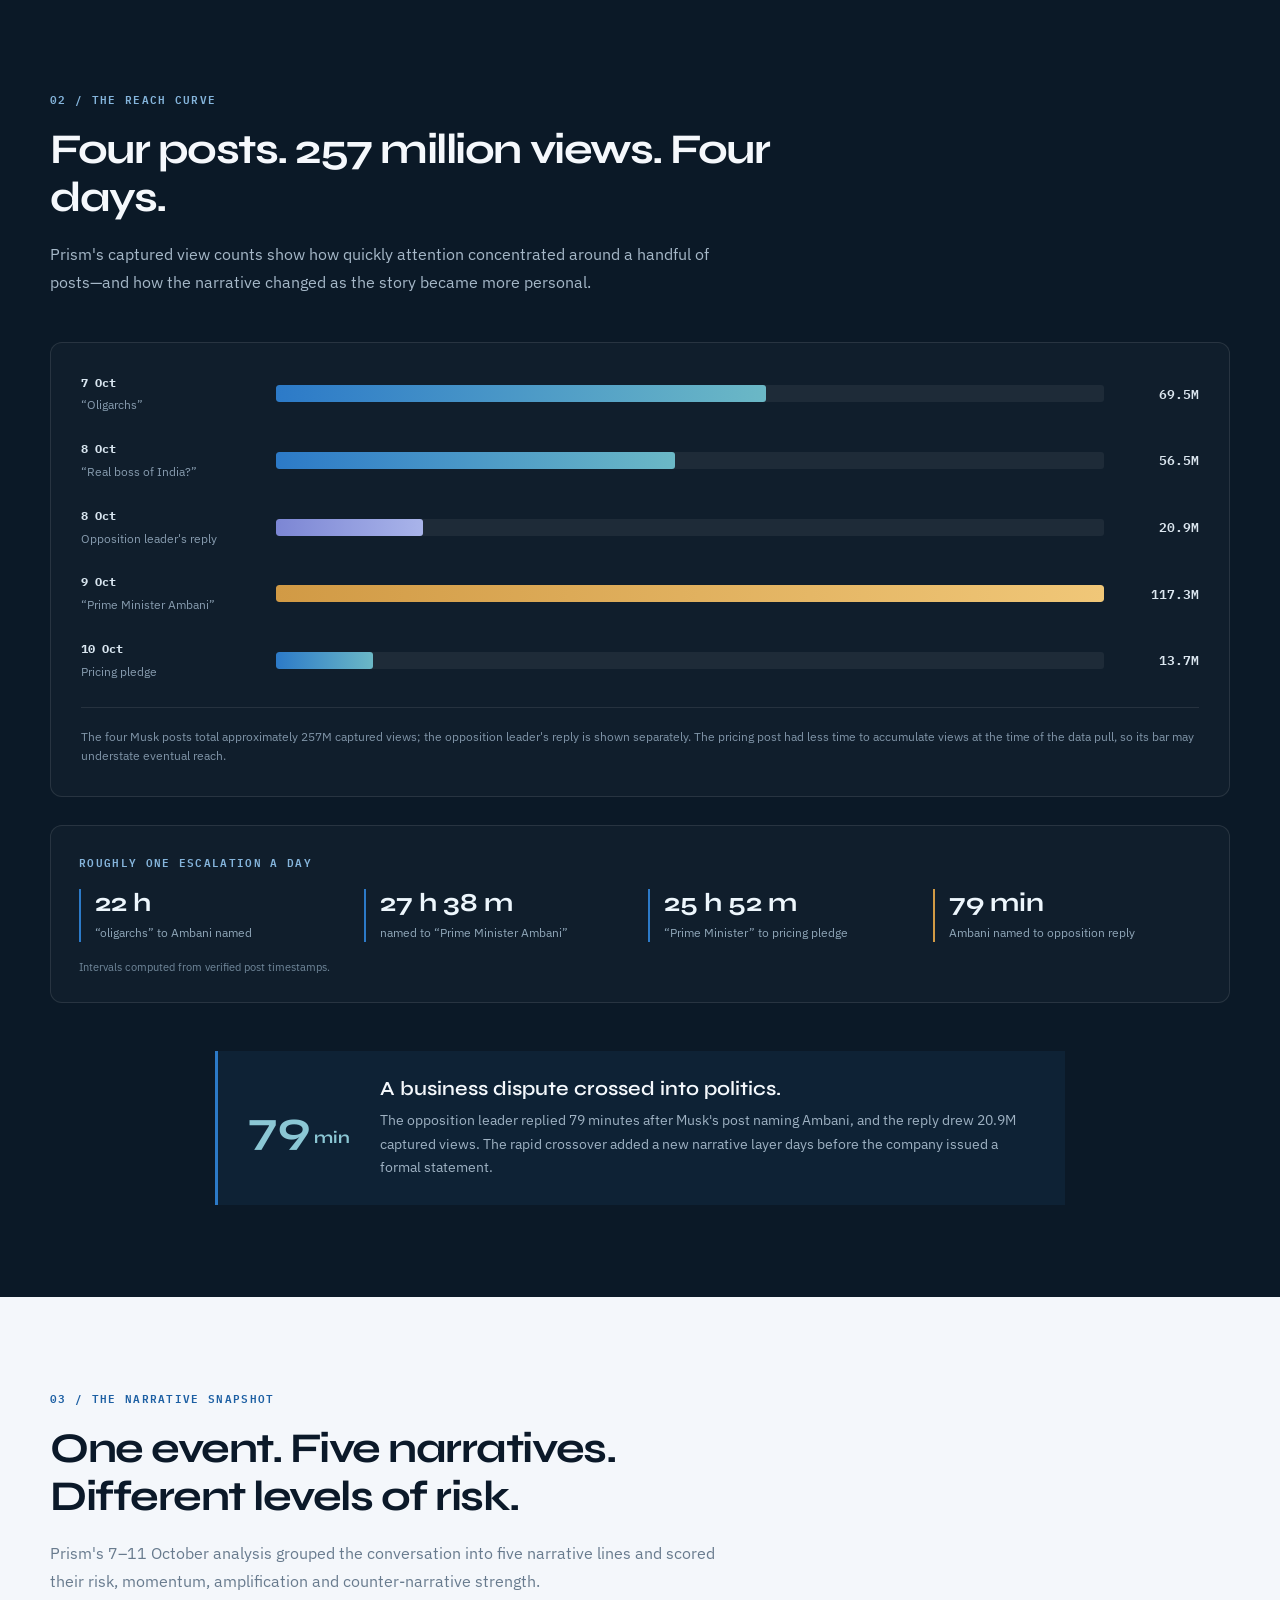
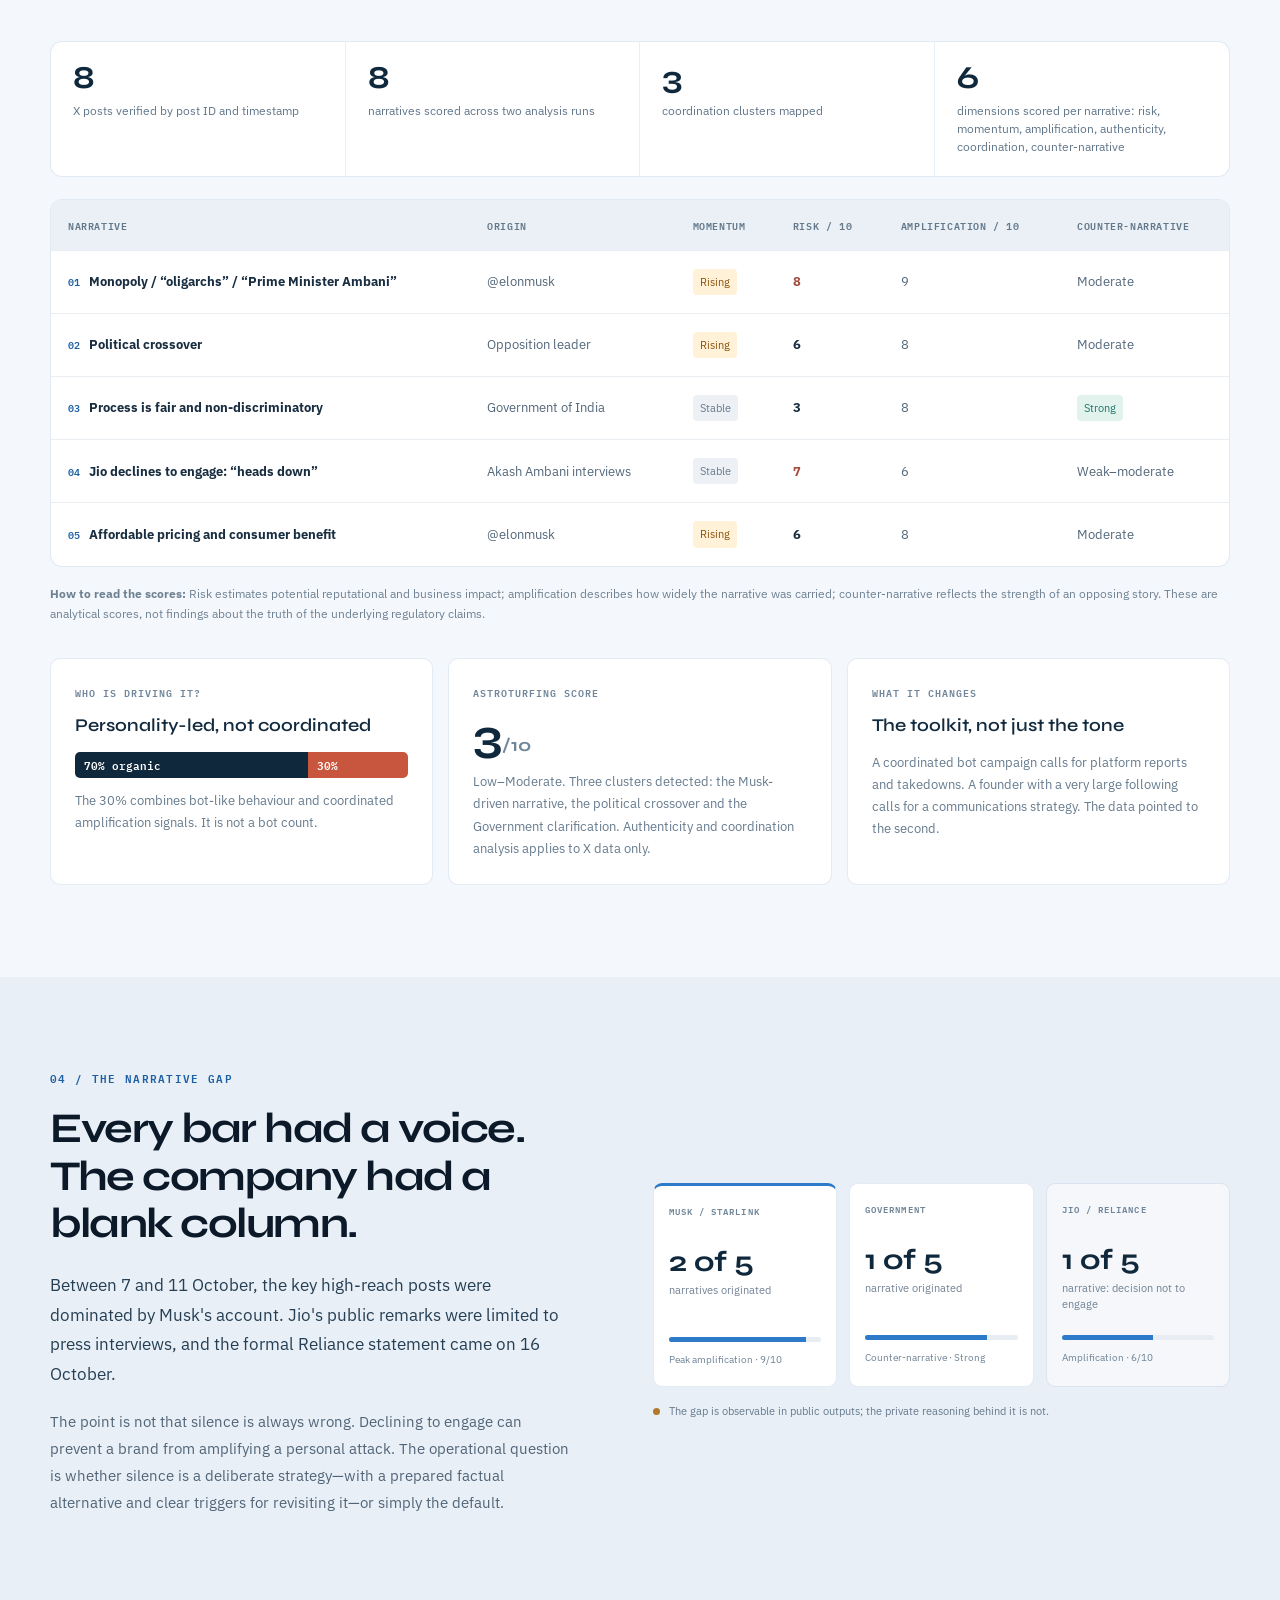
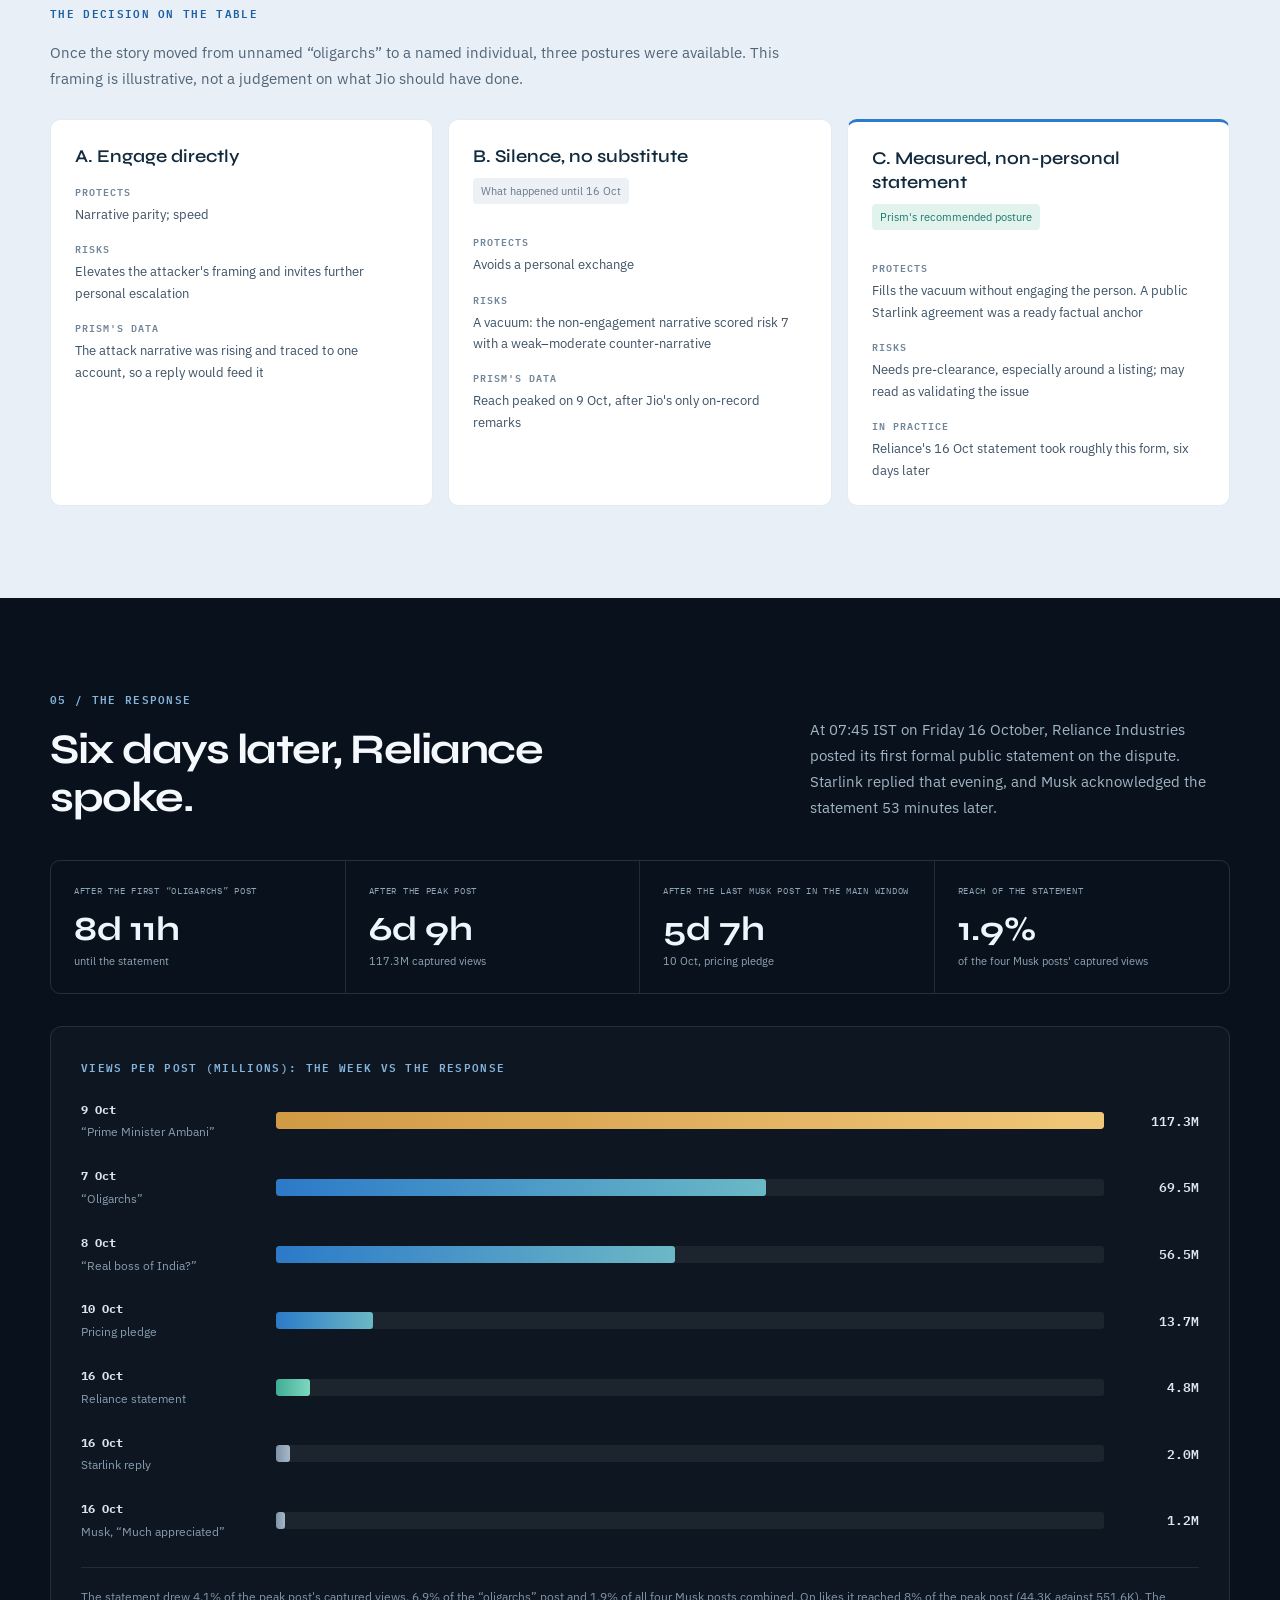
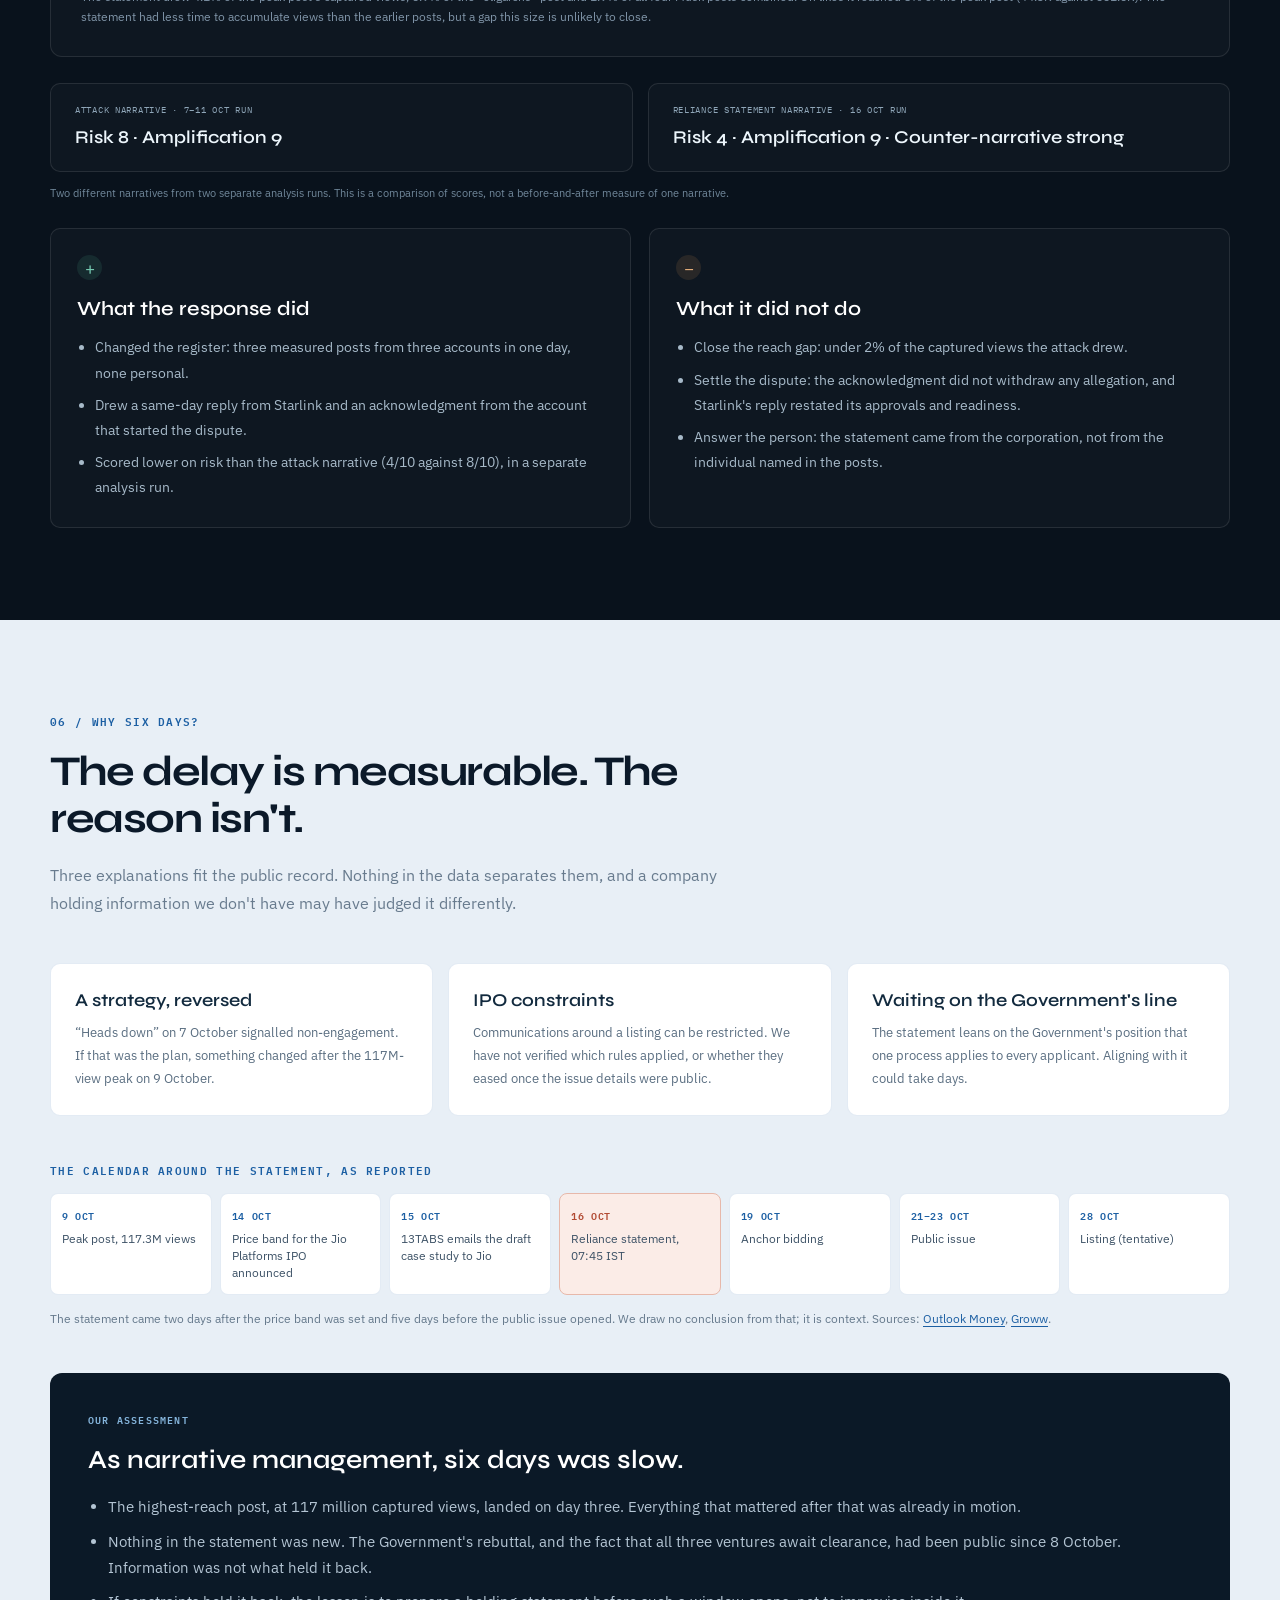
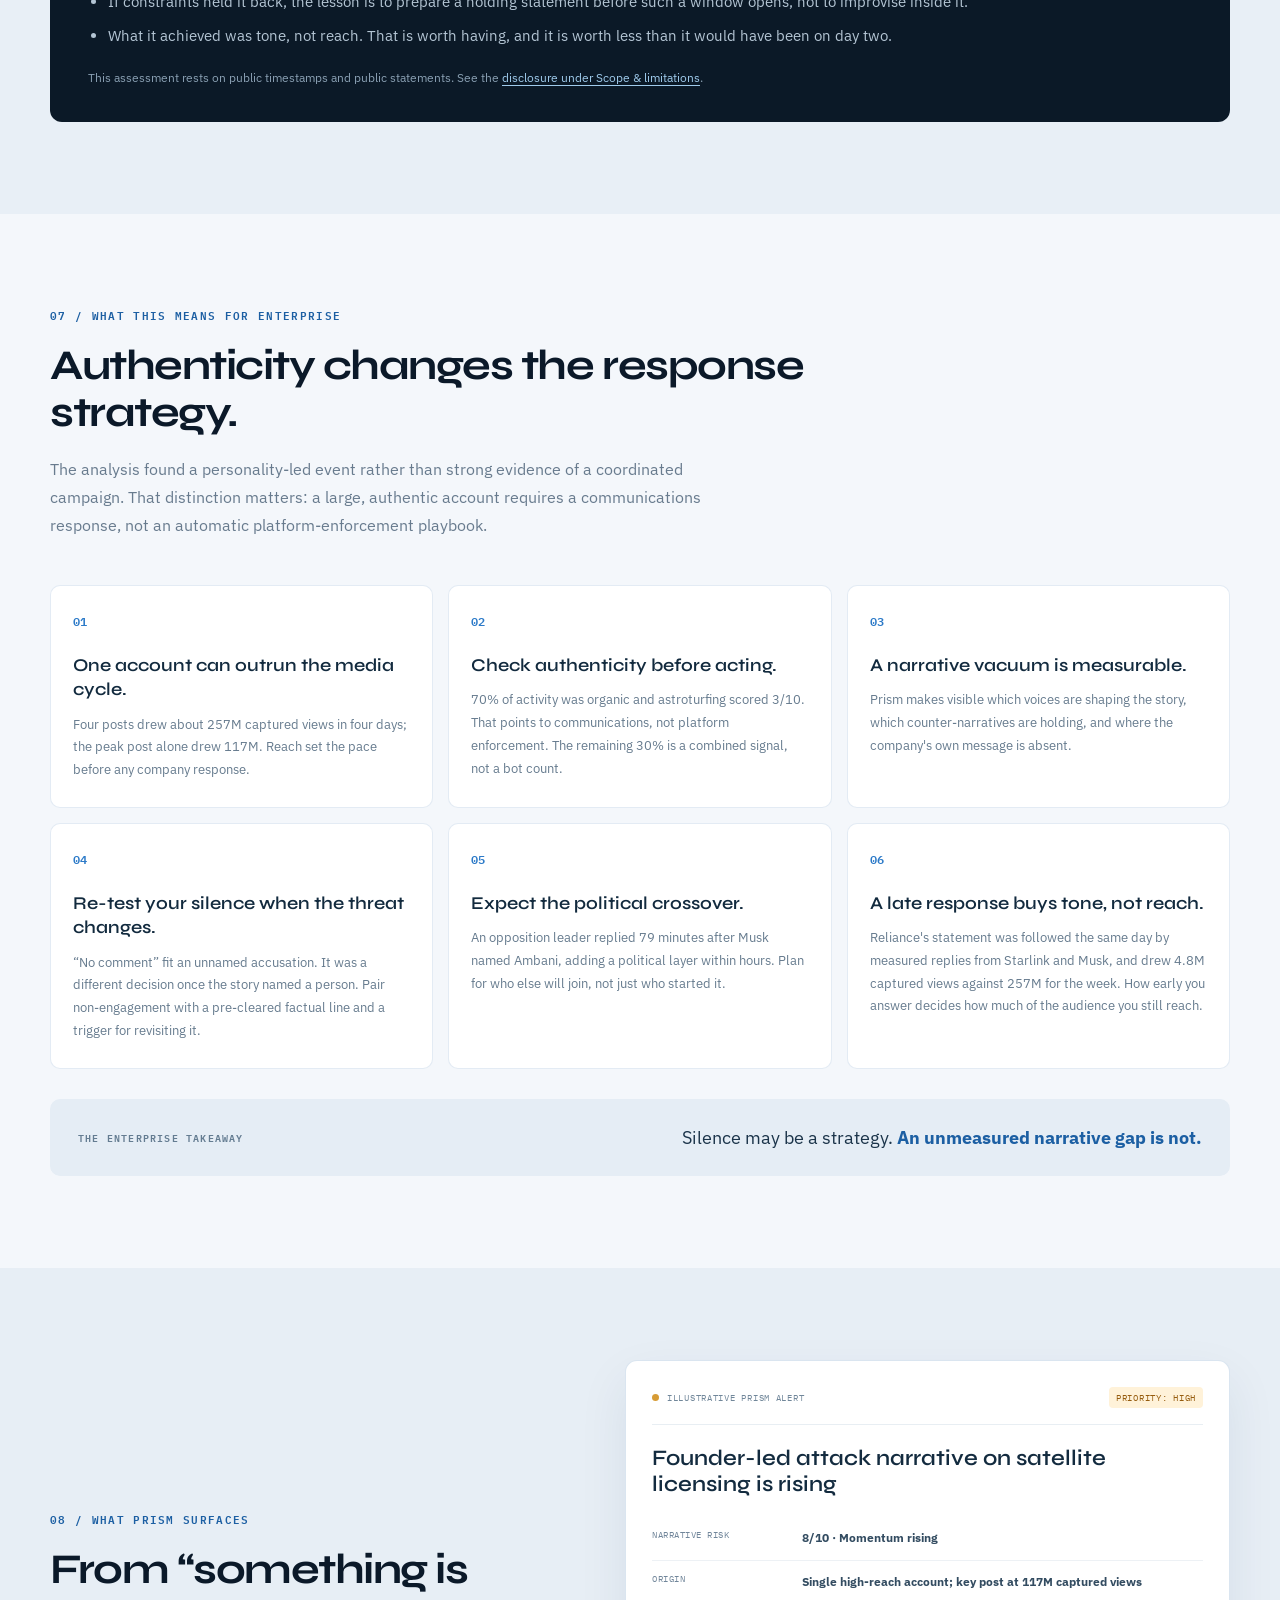
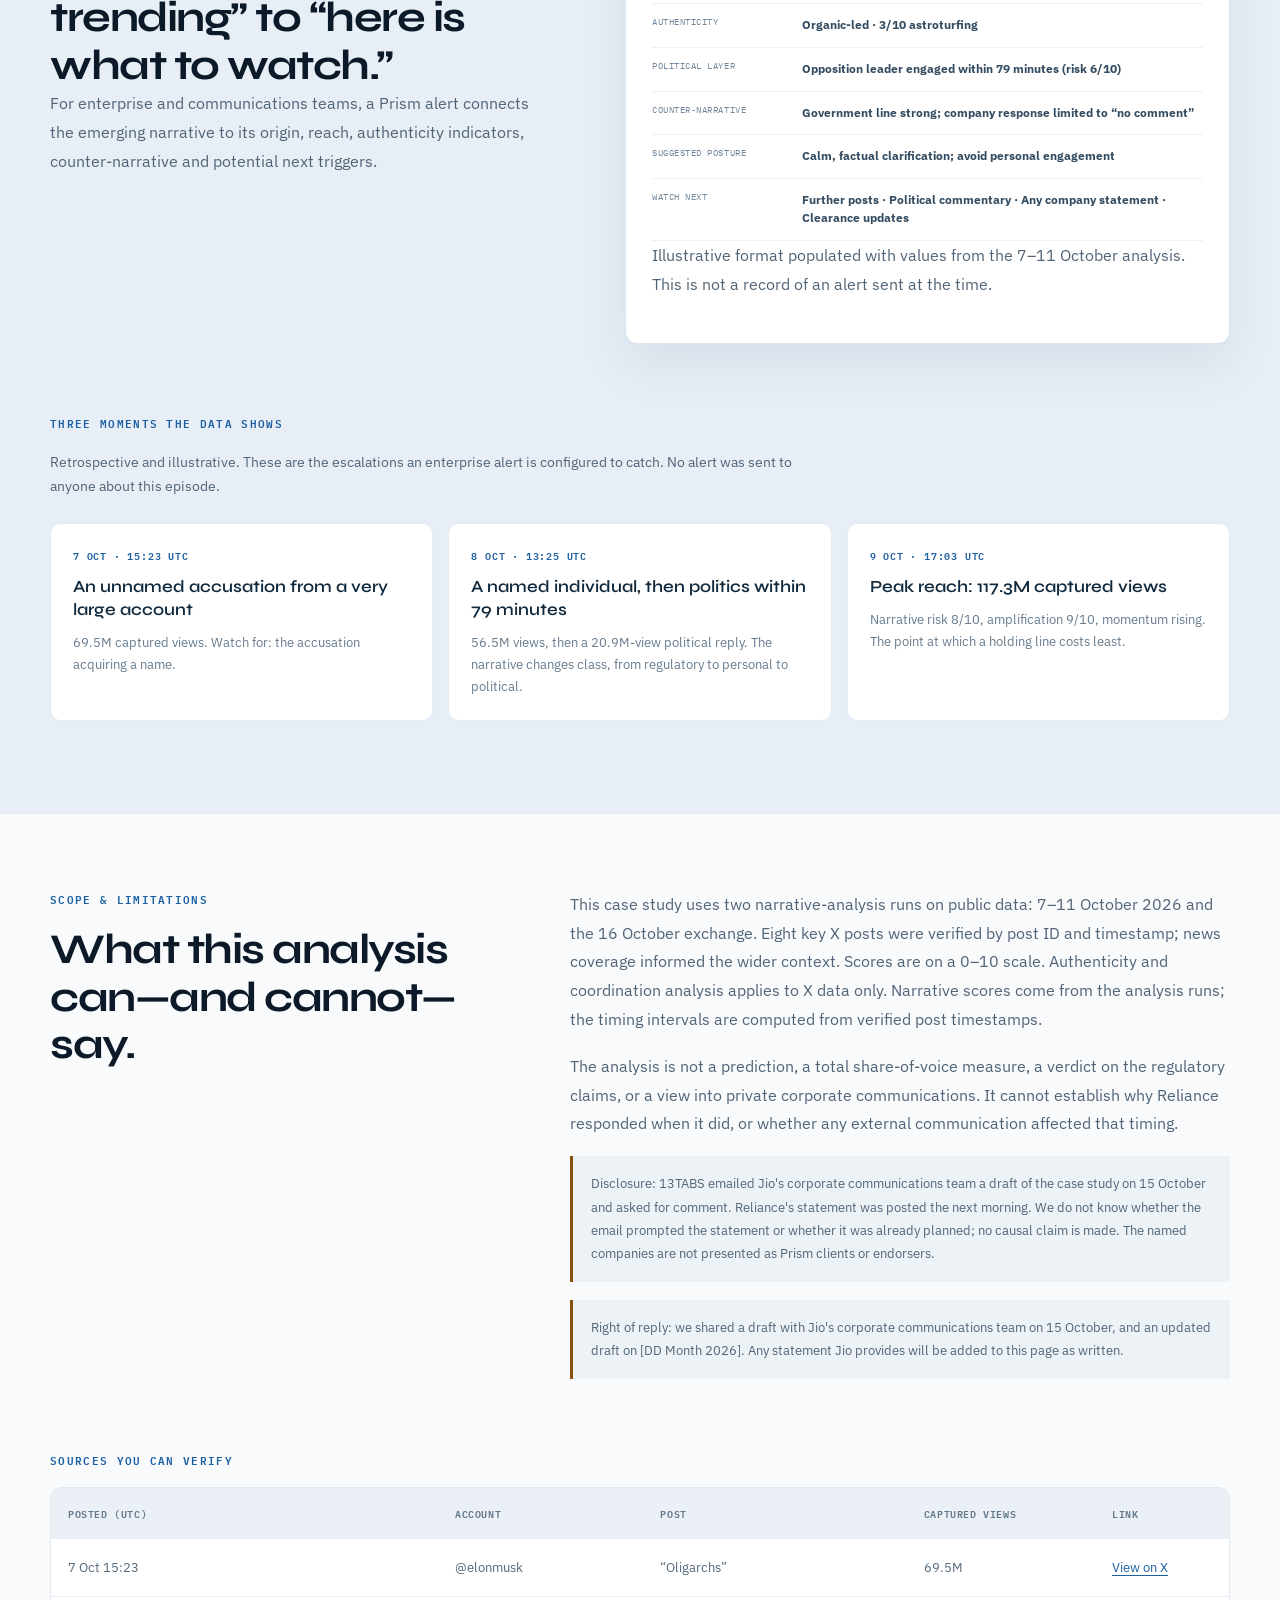
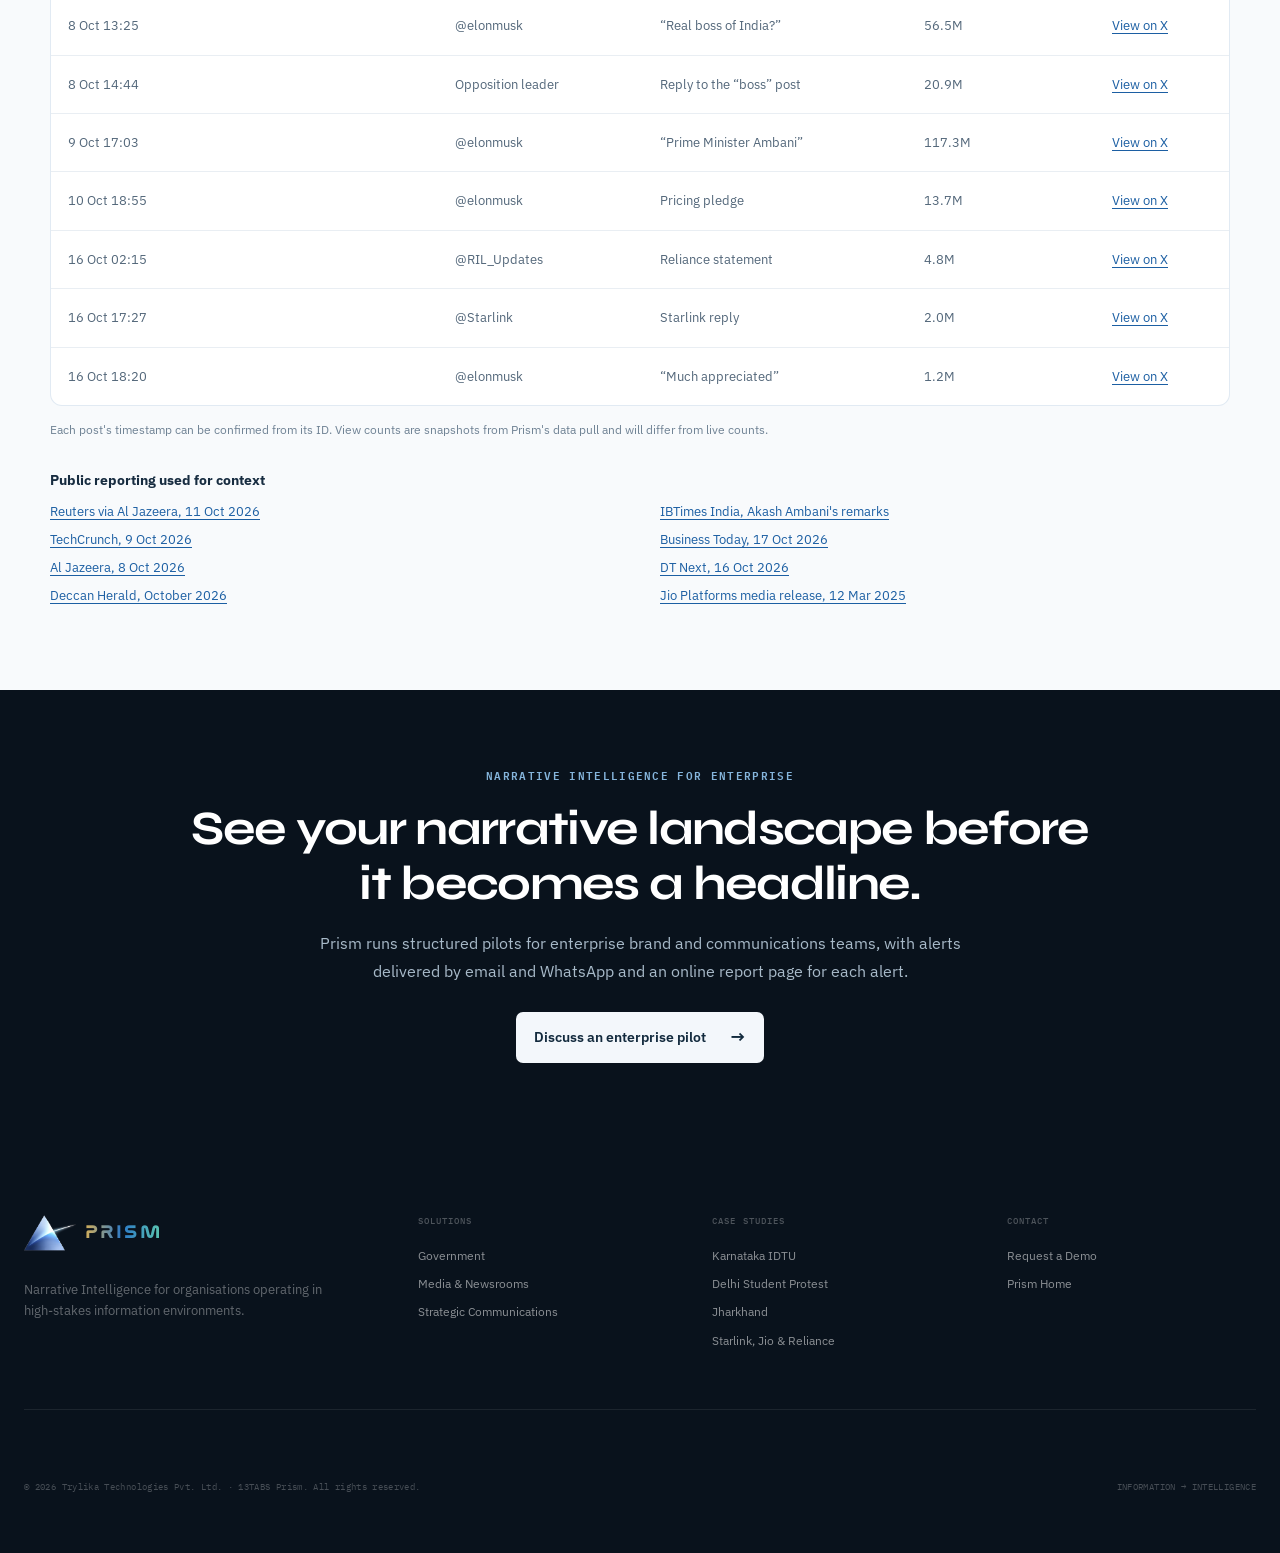
<file: case-studies/starlink-jio.html>
<!DOCTYPE html>
<html lang="en">
<head>
    <!-- Google tag (gtag.js) -->
    <script async src="https://www.googletagmanager.com/gtag/js?id=G-66W589RMQ3"></script>
    <script>
    window.dataLayer = window.dataLayer || [];
    function gtag(){dataLayer.push(arguments);}
    gtag('js', new Date());

    gtag('config', 'G-66W589RMQ3');
    </script>
    <meta charset="UTF-8">
    <meta name="viewport" content="width=device-width, initial-scale=1.0">
    <title>Starlink, Jio & Reliance | Prism Enterprise Case Study</title>
    <meta name="description" content="How Prism mapped the October 2026 Musk–Ambani Starlink confrontation: 257 million views on four posts, a six-day gap before a formal company response, and what enterprise communications teams can learn.">
    <!-- TODO: confirm the production domain below before publishing -->
    <link rel="canonical" href="https://www.13tabs.com/case-studies/starlink-jio.html">
    <meta property="og:type" content="article">
    <meta property="og:site_name" content="13TABS Prism">
    <meta property="og:title" content="Who owns the story when one side stays quiet? | Prism case study">
    <meta property="og:description" content="257 million views on four posts. Six days before a formal company response. How Prism mapped the Starlink–Jio narrative, with sources you can verify.">
    <meta property="og:url" content="https://www.13tabs.com/case-studies/starlink-jio.html">
    <meta property="og:image" content="https://www.13tabs.com/assets/images/starlink-jio-og.png">
    <meta property="og:image:width" content="1200">
    <meta property="og:image:height" content="630">
    <meta name="twitter:card" content="summary_large_image">
    <meta name="twitter:title" content="Who owns the story when one side stays quiet?">
    <meta name="twitter:description" content="257 million views on four posts. Six days before a formal company response. A Prism enterprise case study.">
    <meta name="twitter:image" content="https://www.13tabs.com/assets/images/starlink-jio-og.png">
    <!-- TODO: add datePublished and dateModified (YYYY-MM-DD) to this block on the publication date -->
    <script type="application/ld+json">
    {"@context":"https://schema.org","@type":"Article","headline":"Who owns the story when one side stays quiet?","description":"How Prism mapped the October 2026 Musk–Ambani Starlink confrontation and measured how long the narrative gap stayed open.","image":"https://www.13tabs.com/assets/images/starlink-jio-og.png","author":{"@type":"Organization","name":"13TABS"},"publisher":{"@type":"Organization","name":"Trylika Technologies Pvt. Ltd.","logo":{"@type":"ImageObject","url":"https://www.13tabs.com/assets/icons/brand/prism-logo.png"}},"mainEntityOfPage":"https://www.13tabs.com/case-studies/starlink-jio.html"}
    </script>
    <link rel="preconnect" href="https://fonts.googleapis.com">
    <link rel="preconnect" href="https://fonts.gstatic.com" crossorigin>
    <link rel="stylesheet" href="../assets/css/common.css">
    <link href="https://fonts.googleapis.com/css2?family=IBM+Plex+Mono:wght@400;500;600&family=IBM+Plex+Sans:wght@400;500;600;700&family=Syne:wght@500;600;700;800&display=swap" rel="stylesheet">
    <link rel="stylesheet" href="../assets/css/starlink-jio.css">
    <link rel="shortcut icon" href="../favicon.ico">
</head>
<body>

<header class="site-header">
  <div class="header-inner">
    <a href="/" class="brand" aria-label="13TABS Prism">
      <img src="../assets/icons/brand/prism-logo.png" alt="13TABS Prism" class="brand-logo">
      <span class="brand-name">PRISM</span>
    </a>
    <nav class="main-nav" aria-label="Primary navigation">
      <a href="/" class="nav-link">Prism</a>
      <div class="nav-dropdown">
        <button class="nav-link dropdown-toggle" type="button" aria-expanded="false">Solutions <span class="nav-chevron">⌄</span></button>
        <div class="dropdown-menu">
          <a href="../solutions/government.html">Government</a>
          <a href="../solutions/media.html">Media</a>
          <a href="../solutions/enterprise.html">Enterprise</a>
        </div>
      </div>
      <div class="nav-dropdown">
        <button class="nav-link dropdown-toggle active" type="button" aria-expanded="false">Case Studies <span class="nav-chevron">⌄</span></button>
        <div class="dropdown-menu">
          <a href="karnataka-idtu.html">Karnataka IDTU</a>
          <a href="delhi-student-protest.html">Delhi Student Protest</a>
          <a href="jharkhand-information-environment.html">Jharkhand Information Environment</a>
          <a href="../case-studies/starlink-jio.html">Starlink, Jio & Reliance</a>
        </div>
      </div>
      <a href="../contact.html" class="nav-link">Contact</a>
    </nav>
    <a href="../contact.html" class="header-cta">Request a Demo <span>→</span></a>
    <button class="mobile-menu-btn" type="button" aria-label="Open navigation" aria-expanded="false">
      <span></span><span></span><span></span>
    </button>
  </div>
</header>

<main>
  <section class="sj-hero">
    <div class="sj-hero-grid" aria-hidden="true"></div>
    <div class="sj-hero-glow" aria-hidden="true"></div>
    <div class="sj-wrap sj-hero-layout">
      <div class="sj-hero-copy">
        <div class="sj-eyebrow"><span class="sj-pulse"></span> ENTERPRISE CASE STUDY <span class="sj-divider">/</span> OCTOBER 2026</div>
        <h1>Who owns the story<br>when one side stays quiet?</h1>
        <p class="sj-hero-lede">How Prism mapped the Musk–Ambani Starlink confrontation—and measured how long the narrative gap stayed open.</p>
        <div class="sj-hero-tags">
          <span>Brand & Communications</span>
          <span>Narrative Momentum</span>
          <span>Public X Data</span>
        </div>
        <a class="sj-button" href="#findings">Explore the findings <span>↓</span></a>
      </div>
      <aside class="sj-hero-finding">
        <div class="sj-panel-top"><span>THE FINDING</span><span>07—16 OCT 2026</span></div>
        <p class="sj-finding-statement">The company at the centre of a 257-million-view narrative issued no formal response until six days after the peak.</p>
        <div class="sj-hero-metrics">
          <div><strong>257M</strong><span>views across four Musk posts</span></div>
          <div><strong>79 min</strong><span>from naming Ambani to political crossover</span></div>
          <div><strong>6d 9h</strong><span>peak post to Reliance's formal response*</span></div>
          <div><strong>4.8M</strong><span>views on the Reliance response</span></div>
        </div>
        <p class="sj-footnote">*From the 9 Oct post (17:03 UTC) to Reliance's 16 Oct statement (02:15 UTC), using verified post timestamps. View counts are snapshots captured in Prism's data pull.</p>
        <!-- TODO: set the date on publication and on every later update -->
        <p class="sj-updated">Last updated: 18 Oct 2026</p>
      </aside>
    </div>
    <div class="sj-hero-bottom"><span>PRISM INTELLIGENCE</span><span>FROM INFORMATION TO NARRATIVE CONTEXT</span><span>13TABS.COM</span></div>
  </section>

  <section class="sj-section sj-intro" id="findings">
    <div class="sj-wrap sj-intro-grid">
      <div>
        <div class="sj-kicker">01 / THE CONTEXT</div>
        <h2>A regulatory wait became a personal confrontation.</h2>
      </div>
      <div class="sj-prose">
        <p>In early October 2026, public debate over satellite licensing and spectrum assignment shifted from a regulatory disagreement into a personal confrontation involving Elon Musk and Mukesh Ambani. The story also crossed into Indian opposition politics, while government communications maintained that the framework was fair and non-discriminatory.</p>
        <p>The case study examines public posts and reporting from 7–16 October. It does not assess the merits of either party's regulatory claims. Where it offers an assessment, it concerns public timing, not private reasoning, which no outside analysis can see.</p>
      </div>
    </div>
    <div class="sj-wrap">
      <div class="sj-context-strip">
        <div><span class="sj-strip-label">THE INITIAL CLAIM</span><strong>Regulatory process framed as a monopoly problem</strong></div>
        <div><span class="sj-strip-label">THE SHIFT</span><strong>From unnamed “oligarchs” to a named individual</strong></div>
        <div><span class="sj-strip-label">THE CROSSOVER</span><strong>Political engagement within 79 minutes</strong></div>
        <div><span class="sj-strip-label">THE COMPANY VOICE</span><strong>Press remarks only; formal statement on 16 October</strong></div>
      </div>
      <div class="sj-fair">
        <div class="sj-fair-title">Context a fair reading needs</div>
        <div class="sj-fair-grid">
          <div><strong>A partner and a rival.</strong><p>In March 2025, Jio Platforms announced an agreement with SpaceX to sell Starlink through Jio's retail outlets, subject to Starlink's own authorisations. <a href="https://myjiostatic.cdn.jio.com/cms/assets/pressrelease/12-march-2025.pdf" target="_blank" rel="noopener">Jio release</a></p></div>
          <div><strong>An older disagreement.</strong><p>In 2024, Reliance argued for auctioning satellite spectrum while Starlink backed administrative allocation. New Delhi chose allocation.</p></div>
          <div><strong>Sensitive timing.</strong><p>The dispute arrived days before the Jio Platforms IPO, reported as the largest in India's history.</p></div>
        </div>
      </div>
    </div>
  </section>

  <section class="sj-section sj-dark">
    <div class="sj-wrap">
      <div class="sj-section-heading">
        <div class="sj-kicker sj-kicker-light">02 / THE REACH CURVE</div>
        <h2>Four posts. 257 million views. Four days.</h2>
        <p>Prism's captured view counts show how quickly attention concentrated around a handful of posts—and how the narrative changed as the story became more personal.</p>
      </div>
      <div class="sj-chart" role="group" aria-label="Captured views by post. 7 October, Oligarchs post: 69.5 million. 8 October, Is Ambani the real boss of India: 56.5 million. 8 October, opposition leader's reply: 20.9 million. 9 October, Prime Minister Ambani post: 117.3 million. 10 October, pricing pledge: 13.7 million.">
        <div class="sj-chart-row">
          <div class="sj-chart-label"><strong>7 Oct</strong><span>“Oligarchs”</span></div>
          <div class="sj-bar-track"><div class="sj-bar" style="--bar:59.2%"></div></div>
          <strong class="sj-bar-value">69.5M</strong>
        </div>
        <div class="sj-chart-row">
          <div class="sj-chart-label"><strong>8 Oct</strong><span>“Real boss of India?”</span></div>
          <div class="sj-bar-track"><div class="sj-bar" style="--bar:48.2%"></div></div>
          <strong class="sj-bar-value">56.5M</strong>
        </div>
        <div class="sj-chart-row sj-chart-other">
          <div class="sj-chart-label"><strong>8 Oct</strong><span>Opposition leader's reply</span></div>
          <div class="sj-bar-track"><div class="sj-bar" style="--bar:17.8%"></div></div>
          <strong class="sj-bar-value">20.9M</strong>
        </div>
        <div class="sj-chart-row sj-chart-peak">
          <div class="sj-chart-label"><strong>9 Oct</strong><span>“Prime Minister Ambani”</span></div>
          <div class="sj-bar-track"><div class="sj-bar" style="--bar:100%"></div></div>
          <strong class="sj-bar-value">117.3M</strong>
        </div>
        <div class="sj-chart-row">
          <div class="sj-chart-label"><strong>10 Oct</strong><span>Pricing pledge</span></div>
          <div class="sj-bar-track"><div class="sj-bar" style="--bar:11.7%"></div></div>
          <strong class="sj-bar-value">13.7M</strong>
        </div>
        <div class="sj-chart-note">The four Musk posts total approximately 257M captured views; the opposition leader's reply is shown separately. The pricing post had less time to accumulate views at the time of the data pull, so its bar may understate eventual reach.</div>
      </div>
      <div class="sj-tempo">
        <div class="sj-tempo-title">Roughly one escalation a day</div>
        <div class="sj-tempo-grid">
          <div><strong>22 h</strong><span>“oligarchs” to Ambani named</span></div>
          <div><strong>27 h 38 m</strong><span>named to “Prime Minister Ambani”</span></div>
          <div><strong>25 h 52 m</strong><span>“Prime Minister” to pricing pledge</span></div>
          <div class="sj-tempo-hot"><strong>79 min</strong><span>Ambani named to opposition reply</span></div>
        </div>
        <p>Intervals computed from verified post timestamps.</p>
      </div>
      <div class="sj-dark-insight">
        <div class="sj-insight-number">79<span> min</span></div>
        <div><h3>A business dispute crossed into politics.</h3><p>The opposition leader replied 79 minutes after Musk's post naming Ambani, and the reply drew 20.9M captured views. The rapid crossover added a new narrative layer days before the company issued a formal statement.</p></div>
      </div>
    </div>
  </section>

  <section class="sj-section">
    <div class="sj-wrap">
      <div class="sj-section-heading">
        <div class="sj-kicker">03 / THE NARRATIVE SNAPSHOT</div>
        <h2>One event. Five narratives. Different levels of risk.</h2>
        <p>Prism's 7–11 October analysis grouped the conversation into five narrative lines and scored their risk, momentum, amplification and counter-narrative strength.</p>
      </div>
      <div class="sj-proof">
        <div><strong>8</strong><span>X posts verified by post ID and timestamp</span></div>
        <div><strong>8</strong><span>narratives scored across two analysis runs</span></div>
        <div><strong>3</strong><span>coordination clusters mapped</span></div>
        <div><strong>6</strong><span>dimensions scored per narrative: risk, momentum, amplification, authenticity, coordination, counter-narrative</span></div>
      </div>
      <div class="sj-table-wrap">
        <table class="sj-table">
          <thead><tr><th>Narrative</th><th>Origin</th><th>Momentum</th><th>Risk / 10</th><th>Amplification / 10</th><th>Counter-narrative</th></tr></thead>
          <tbody>
            <tr><td><span class="sj-row-num">01</span><strong>Monopoly / “oligarchs” / “Prime Minister Ambani”</strong></td><td>@elonmusk</td><td><span class="sj-status sj-rising">Rising</span></td><td><strong class="sj-risk-high">8</strong></td><td>9</td><td>Moderate</td></tr>
            <tr><td><span class="sj-row-num">02</span><strong>Political crossover</strong></td><td>Opposition leader</td><td><span class="sj-status sj-rising">Rising</span></td><td><strong>6</strong></td><td>8</td><td>Moderate</td></tr>
            <tr><td><span class="sj-row-num">03</span><strong>Process is fair and non-discriminatory</strong></td><td>Government of India</td><td><span class="sj-status">Stable</span></td><td><strong>3</strong></td><td>8</td><td><span class="sj-status sj-strong">Strong</span></td></tr>
            <tr><td><span class="sj-row-num">04</span><strong>Jio declines to engage: “heads down”</strong></td><td>Akash Ambani interviews</td><td><span class="sj-status">Stable</span></td><td><strong class="sj-risk-high">7</strong></td><td>6</td><td>Weak–moderate</td></tr>
            <tr><td><span class="sj-row-num">05</span><strong>Affordable pricing and consumer benefit</strong></td><td>@elonmusk</td><td><span class="sj-status sj-rising">Rising</span></td><td><strong>6</strong></td><td>8</td><td>Moderate</td></tr>
          </tbody>
        </table>
      </div>
      <p class="sj-method-note"><strong>How to read the scores:</strong> Risk estimates potential reputational and business impact; amplification describes how widely the narrative was carried; counter-narrative reflects the strength of an opposing story. These are analytical scores, not findings about the truth of the underlying regulatory claims.</p>
      <div class="sj-auth">
        <article>
          <span class="sj-auth-label">WHO IS DRIVING IT?</span>
          <h3>Personality-led, not coordinated</h3>
          <div class="sj-stack" role="img" aria-label="70 percent organic activity, 30 percent bot-like and coordinated amplification signals combined"><span style="width:70%">70% organic</span><span class="sj-stack-b" style="width:30%">30%</span></div>
          <p>The 30% combines bot-like behaviour and coordinated amplification signals. It is not a bot count.</p>
        </article>
        <article>
          <span class="sj-auth-label">ASTROTURFING SCORE</span>
          <div class="sj-auth-num">3<small>/10</small></div>
          <p>Low–Moderate. Three clusters detected: the Musk-driven narrative, the political crossover and the Government clarification. Authenticity and coordination analysis applies to X data only.</p>
        </article>
        <article>
          <span class="sj-auth-label">WHAT IT CHANGES</span>
          <h3>The toolkit, not just the tone</h3>
          <p>A coordinated bot campaign calls for platform reports and takedowns. A founder with a very large following calls for a communications strategy. The data pointed to the second.</p>
        </article>
      </div>
    </div>
  </section>

  <section class="sj-section sj-gap-section">
    <div class="sj-wrap sj-gap-grid">
      <div>
        <div class="sj-kicker">04 / THE NARRATIVE GAP</div>
        <h2>Every bar had a voice. The company had a blank column.</h2>
        <p class="sj-lead">Between 7 and 11 October, the key high-reach posts were dominated by Musk's account. Jio's public remarks were limited to press interviews, and the formal Reliance statement came on 16 October.</p>
        <p>The point is not that silence is always wrong. Declining to engage can prevent a brand from amplifying a personal attack. The operational question is whether silence is a deliberate strategy—with a prepared factual alternative and clear triggers for revisiting it—or simply the default.</p>
      </div>
      <div class="sj-gap-visual">
        <div class="sj-voice-card sj-voice-active">
          <span class="sj-voice-label">MUSK / STARLINK</span>
          <strong>2 of 5</strong>
          <p>narratives originated</p>
          <div class="sj-mini-meter"><span style="width:90%"></span></div>
          <small>Peak amplification · 9/10</small>
        </div>
        <div class="sj-voice-card">
          <span class="sj-voice-label">GOVERNMENT</span>
          <strong>1 of 5</strong>
          <p>narrative originated</p>
          <div class="sj-mini-meter"><span style="width:80%"></span></div>
          <small>Counter-narrative · Strong</small>
        </div>
        <div class="sj-voice-card sj-voice-muted">
          <span class="sj-voice-label">JIO / RELIANCE</span>
          <strong>1 of 5</strong>
          <p>narrative: decision not to engage</p>
          <div class="sj-mini-meter"><span style="width:60%"></span></div>
          <small>Amplification · 6/10</small>
        </div>
        <div class="sj-gap-caption"><span class="sj-gap-dot"></span> The gap is observable in public outputs; the private reasoning behind it is not.</div>
      </div>
    </div>
    <div class="sj-wrap sj-options">
      <div class="sj-options-head">
        <div class="sj-kicker">THE DECISION ON THE TABLE</div>
        <p>Once the story moved from unnamed “oligarchs” to a named individual, three postures were available. This framing is illustrative, not a judgement on what Jio should have done.</p>
      </div>
      <div class="sj-options-grid">
        <article>
          <h3>A. Engage directly</h3>
          <dl><dt>Protects</dt><dd>Narrative parity; speed</dd><dt>Risks</dt><dd>Elevates the attacker's framing and invites further personal escalation</dd><dt>Prism's data</dt><dd>The attack narrative was rising and traced to one account, so a reply would feed it</dd></dl>
        </article>
        <article>
          <h3>B. Silence, no substitute</h3>
          <span class="sj-opt-tag">What happened until 16 Oct</span>
          <dl><dt>Protects</dt><dd>Avoids a personal exchange</dd><dt>Risks</dt><dd>A vacuum: the non-engagement narrative scored risk 7 with a weak–moderate counter-narrative</dd><dt>Prism's data</dt><dd>Reach peaked on 9 Oct, after Jio's only on-record remarks</dd></dl>
        </article>
        <article class="sj-opt-rec">
          <h3>C. Measured, non-personal statement</h3>
          <span class="sj-opt-tag">Prism's recommended posture</span>
          <dl><dt>Protects</dt><dd>Fills the vacuum without engaging the person. A public Starlink agreement was a ready factual anchor</dd><dt>Risks</dt><dd>Needs pre-clearance, especially around a listing; may read as validating the issue</dd><dt>In practice</dt><dd>Reliance's 16 Oct statement took roughly this form, six days later</dd></dl>
        </article>
      </div>
    </div>
  </section>

  <section class="sj-section sj-response">
    <div class="sj-wrap">
      <div class="sj-response-heading">
        <div>
          <div class="sj-kicker sj-kicker-light">05 / THE RESPONSE</div>
          <h2>Six days later, Reliance spoke.</h2>
        </div>
        <p>At 07:45 IST on Friday 16 October, Reliance Industries posted its first formal public statement on the dispute. Starlink replied that evening, and Musk acknowledged the statement 53 minutes later.</p>
      </div>
      <div class="sj-response-metrics">
        <div><span>AFTER THE FIRST “OLIGARCHS” POST</span><strong>8d 11h</strong><small>until the statement</small></div>
        <div><span>AFTER THE PEAK POST</span><strong>6d 9h</strong><small>117.3M captured views</small></div>
        <div><span>AFTER THE LAST MUSK POST IN THE MAIN WINDOW</span><strong>5d 7h</strong><small>10 Oct, pricing pledge</small></div>
        <div><span>REACH OF THE STATEMENT</span><strong>1.9%</strong><small>of the four Musk posts' captured views</small></div>
      </div>

      <div class="sj-chart sj-resp-chart" role="group" aria-label="Captured views in millions. Musk, 9 October: 117.3. Musk, 7 October: 69.5. Musk, 8 October: 56.5. Musk, 10 October: 13.7. Reliance statement, 16 October: 4.8. Starlink reply: 2.0. Musk acknowledgment: 1.2.">
        <div class="sj-chart-title">Views per post (millions): the week vs the response</div>
        <div class="sj-chart-row sj-chart-peak"><div class="sj-chart-label"><strong>9 Oct</strong><span>“Prime Minister Ambani”</span></div><div class="sj-bar-track"><div class="sj-bar" style="--bar:100%"></div></div><strong class="sj-bar-value">117.3M</strong></div>
        <div class="sj-chart-row"><div class="sj-chart-label"><strong>7 Oct</strong><span>“Oligarchs”</span></div><div class="sj-bar-track"><div class="sj-bar" style="--bar:59.2%"></div></div><strong class="sj-bar-value">69.5M</strong></div>
        <div class="sj-chart-row"><div class="sj-chart-label"><strong>8 Oct</strong><span>“Real boss of India?”</span></div><div class="sj-bar-track"><div class="sj-bar" style="--bar:48.2%"></div></div><strong class="sj-bar-value">56.5M</strong></div>
        <div class="sj-chart-row"><div class="sj-chart-label"><strong>10 Oct</strong><span>Pricing pledge</span></div><div class="sj-bar-track"><div class="sj-bar" style="--bar:11.7%"></div></div><strong class="sj-bar-value">13.7M</strong></div>
        <div class="sj-chart-row sj-chart-reply"><div class="sj-chart-label"><strong>16 Oct</strong><span>Reliance statement</span></div><div class="sj-bar-track"><div class="sj-bar" style="--bar:4.1%"></div></div><strong class="sj-bar-value">4.8M</strong></div>
        <div class="sj-chart-row sj-chart-reply sj-chart-soft"><div class="sj-chart-label"><strong>16 Oct</strong><span>Starlink reply</span></div><div class="sj-bar-track"><div class="sj-bar" style="--bar:1.7%"></div></div><strong class="sj-bar-value">2.0M</strong></div>
        <div class="sj-chart-row sj-chart-reply sj-chart-soft"><div class="sj-chart-label"><strong>16 Oct</strong><span>Musk, “Much appreciated”</span></div><div class="sj-bar-track"><div class="sj-bar" style="--bar:1.1%"></div></div><strong class="sj-bar-value">1.2M</strong></div>
        <div class="sj-chart-note">The statement drew 4.1% of the peak post's captured views, 6.9% of the “oligarchs” post and 1.9% of all four Musk posts combined. On likes it reached 8% of the peak post (44.3K against 551.6K). The statement had less time to accumulate views than the earlier posts, but a gap this size is unlikely to close.</div>
      </div>

      <div class="sj-compare-wrap">
        <div class="sj-compare">
          <div><span>ATTACK NARRATIVE · 7–11 OCT RUN</span><strong>Risk 8 · Amplification 9</strong></div>
          <div><span>RELIANCE STATEMENT NARRATIVE · 16 OCT RUN</span><strong>Risk 4 · Amplification 9 · Counter-narrative strong</strong></div>
        </div>
        <p class="sj-compare-note">Two different narratives from two separate analysis runs. This is a comparison of scores, not a before-and-after measure of one narrative.</p>
      </div>

      <div class="sj-response-grid">
        <article><span class="sj-check">+</span><h3>What the response did</h3><ul><li>Changed the register: three measured posts from three accounts in one day, none personal.</li><li>Drew a same-day reply from Starlink and an acknowledgment from the account that started the dispute.</li><li>Scored lower on risk than the attack narrative (4/10 against 8/10), in a separate analysis run.</li></ul></article>
        <article><span class="sj-cross">−</span><h3>What it did not do</h3><ul><li>Close the reach gap: under 2% of the captured views the attack drew.</li><li>Settle the dispute: the acknowledgment did not withdraw any allegation, and Starlink's reply restated its approvals and readiness.</li><li>Answer the person: the statement came from the corporation, not from the individual named in the posts.</li></ul></article>
      </div>
    </div>
  </section>

  <section class="sj-section sj-why">
    <div class="sj-wrap">
      <div class="sj-section-heading">
        <div class="sj-kicker">06 / WHY SIX DAYS?</div>
        <h2>The delay is measurable. The reason isn't.</h2>
        <p>Three explanations fit the public record. Nothing in the data separates them, and a company holding information we don't have may have judged it differently.</p>
      </div>
      <div class="sj-hyp-grid">
        <article><h3>A strategy, reversed</h3><p>“Heads down” on 7 October signalled non-engagement. If that was the plan, something changed after the 117M-view peak on 9 October.</p></article>
        <article><h3>IPO constraints</h3><p>Communications around a listing can be restricted. We have not verified which rules applied, or whether they eased once the issue details were public.</p></article>
        <article><h3>Waiting on the Government's line</h3><p>The statement leans on the Government's position that one process applies to every applicant. Aligning with it could take days.</p></article>
      </div>
      <div class="sj-cal-title">The calendar around the statement, as reported</div>
      <div class="sj-cal">
        <div><b>9 Oct</b>Peak post, 117.3M views</div>
        <div><b>14 Oct</b>Price band for the Jio Platforms IPO announced</div>
        <div><b>15 Oct</b>13TABS emails the draft case study to Jio</div>
        <div class="sj-cal-me"><b>16 Oct</b>Reliance statement, 07:45 IST</div>
        <div><b>19 Oct</b>Anchor bidding</div>
        <div><b>21–23 Oct</b>Public issue</div>
        <div><b>28 Oct</b>Listing (tentative)</div>
      </div>
      <p class="sj-cal-note">The statement came two days after the price band was set and five days before the public issue opened. We draw no conclusion from that; it is context. Sources: <a href="https://www.outlookmoney.com/invest/jio-platforms-ipo-launch-date-issue-size-price-band-listing-date" target="_blank" rel="noopener">Outlook Money</a>, <a href="https://groww.in/blog/jio-platforms-ipo-to-open-on-october-21-2026" target="_blank" rel="noopener">Groww</a>.</p>
      <div class="sj-assess">
        <span class="sj-callout-label">OUR ASSESSMENT</span>
        <h3>As narrative management, six days was slow.</h3>
        <ul>
          <li>The highest-reach post, at 117 million captured views, landed on day three. Everything that mattered after that was already in motion.</li>
          <li>Nothing in the statement was new. The Government's rebuttal, and the fact that all three ventures await clearance, had been public since 8 October. Information was not what held it back.</li>
          <li>If constraints held it back, the lesson is to prepare a holding statement before such a window opens, not to improvise inside it.</li>
          <li>What it achieved was tone, not reach. That is worth having, and it is worth less than it would have been on day two.</li>
        </ul>
        <p>This assessment rests on public timestamps and public statements. See the <a href="#scope">disclosure under Scope &amp; limitations</a>.</p>
      </div>
    </div>
  </section>

  <section class="sj-section">
    <div class="sj-wrap">
      <div class="sj-section-heading">
        <div class="sj-kicker">07 / WHAT THIS MEANS FOR ENTERPRISE</div>
        <h2>Authenticity changes the response strategy.</h2>
        <p>The analysis found a personality-led event rather than strong evidence of a coordinated campaign. That distinction matters: a large, authentic account requires a communications response, not an automatic platform-enforcement playbook.</p>
      </div>
      <div class="sj-lessons-grid sj-six">
        <article><span>01</span><h3>One account can outrun the media cycle.</h3><p>Four posts drew about 257M captured views in four days; the peak post alone drew 117M. Reach set the pace before any company response.</p></article>
        <article><span>02</span><h3>Check authenticity before acting.</h3><p>70% of activity was organic and astroturfing scored 3/10. That points to communications, not platform enforcement. The remaining 30% is a combined signal, not a bot count.</p></article>
        <article><span>03</span><h3>A narrative vacuum is measurable.</h3><p>Prism makes visible which voices are shaping the story, which counter-narratives are holding, and where the company's own message is absent.</p></article>
        <article><span>04</span><h3>Re-test your silence when the threat changes.</h3><p>“No comment” fit an unnamed accusation. It was a different decision once the story named a person. Pair non-engagement with a pre-cleared factual line and a trigger for revisiting it.</p></article>
        <article><span>05</span><h3>Expect the political crossover.</h3><p>An opposition leader replied 79 minutes after Musk named Ambani, adding a political layer within hours. Plan for who else will join, not just who started it.</p></article>
        <article><span>06</span><h3>A late response buys tone, not reach.</h3><p>Reliance's statement was followed the same day by measured replies from Starlink and Musk, and drew 4.8M captured views against 257M for the week. How early you answer decides how much of the audience you still reach.</p></article>
      </div>
      <div class="sj-callout">
        <span class="sj-callout-label">THE ENTERPRISE TAKEAWAY</span>
        <p>Silence may be a strategy. <strong>An unmeasured narrative gap is not.</strong></p>
      </div>
    </div>
  </section>

  <section class="sj-section sj-deliverable">
    <div class="sj-wrap sj-deliverable-grid">
      <div>
        <div class="sj-kicker">08 / WHAT PRISM SURFACES</div>
        <h2>From “something is trending” to “here is what to watch.”</h2>
        <p>For enterprise and communications teams, a Prism alert connects the emerging narrative to its origin, reach, authenticity indicators, counter-narrative and potential next triggers.</p>
      </div>
      <div class="sj-alert-card">
        <div class="sj-alert-head"><span class="sj-alert-dot"></span><span>ILLUSTRATIVE PRISM ALERT</span><span class="sj-alert-priority">PRIORITY: HIGH</span></div>
        <h3>Founder-led attack narrative on satellite licensing is rising</h3>
        <div class="sj-alert-row"><span>NARRATIVE RISK</span><strong>8/10 · Momentum rising</strong></div>
        <div class="sj-alert-row"><span>ORIGIN</span><strong>Single high-reach account; key post at 117M captured views</strong></div>
        <div class="sj-alert-row"><span>AUTHENTICITY</span><strong>Organic-led · 3/10 astroturfing</strong></div>
        <div class="sj-alert-row"><span>POLITICAL LAYER</span><strong>Opposition leader engaged within 79 minutes (risk 6/10)</strong></div>
        <div class="sj-alert-row"><span>COUNTER-NARRATIVE</span><strong>Government line strong; company response limited to “no comment”</strong></div>
        <div class="sj-alert-row"><span>SUGGESTED POSTURE</span><strong>Calm, factual clarification; avoid personal engagement</strong></div>
        <div class="sj-alert-row"><span>WATCH NEXT</span><strong>Further posts · Political commentary · Any company statement · Clearance updates</strong></div>
        <p class="sj-alert-disclaimer">Illustrative format populated with values from the 7–11 October analysis. This is not a record of an alert sent at the time.</p>
      </div>
    </div>
    <div class="sj-wrap sj-moments">
      <div class="sj-moments-head"><div class="sj-kicker">THREE MOMENTS THE DATA SHOWS</div><p>Retrospective and illustrative. These are the escalations an enterprise alert is configured to catch. No alert was sent to anyone about this episode.</p></div>
      <div class="sj-moments-grid">
        <article><span>7 OCT · 15:23 UTC</span><h3>An unnamed accusation from a very large account</h3><p>69.5M captured views. Watch for: the accusation acquiring a name.</p></article>
        <article><span>8 OCT · 13:25 UTC</span><h3>A named individual, then politics within 79 minutes</h3><p>56.5M views, then a 20.9M-view political reply. The narrative changes class, from regulatory to personal to political.</p></article>
        <article><span>9 OCT · 17:03 UTC</span><h3>Peak reach: 117.3M captured views</h3><p>Narrative risk 8/10, amplification 9/10, momentum rising. The point at which a holding line costs least.</p></article>
      </div>
    </div>
  </section>

  <section class="sj-method" id="scope">
    <div class="sj-wrap sj-method-grid">
      <div><div class="sj-kicker">SCOPE & LIMITATIONS</div><h2>What this analysis can—and cannot—say.</h2></div>
      <div class="sj-prose">
        <p>This case study uses two narrative-analysis runs on public data: 7–11 October 2026 and the 16 October exchange. Eight key X posts were verified by post ID and timestamp; news coverage informed the wider context. Scores are on a 0–10 scale. Authenticity and coordination analysis applies to X data only. Narrative scores come from the analysis runs; the timing intervals are computed from verified post timestamps.</p>
        <p>The analysis is not a prediction, a total share-of-voice measure, a verdict on the regulatory claims, or a view into private corporate communications. It cannot establish why Reliance responded when it did, or whether any external communication affected that timing.</p>
        <p class="sj-disclosure">Disclosure: 13TABS emailed Jio's corporate communications team a draft of the case study on 15 October and asked for comment. Reliance's statement was posted the next morning. We do not know whether the email prompted the statement or whether it was already planned; no causal claim is made. The named companies are not presented as Prism clients or endorsers.</p>
        <!-- TODO: fill in the date of the updated draft once it has been sent -->
        <p class="sj-disclosure">Right of reply: we shared a draft with Jio's corporate communications team on 15 October, and an updated draft on [DD Month 2026]. Any statement Jio provides will be added to this page as written.</p>
      </div>
    </div>
    <div class="sj-wrap sj-sources">
      <div class="sj-kicker">SOURCES YOU CAN VERIFY</div>
      <div class="sj-table-wrap sj-src-wrap">
        <table class="sj-table sj-src-table">
          <thead><tr><th>Posted (UTC)</th><th>Account</th><th>Post</th><th>Captured views</th><th>Link</th></tr></thead>
          <tbody>
            <tr><td>7 Oct 15:23</td><td>@elonmusk</td><td>“Oligarchs”</td><td>69.5M</td><td><a href="https://x.com/elonmusk/status/2107854307077034294" target="_blank" rel="noopener">View on X</a></td></tr>
            <tr><td>8 Oct 13:25</td><td>@elonmusk</td><td>“Real boss of India?”</td><td>56.5M</td><td><a href="https://x.com/elonmusk/status/2108187065687118261" target="_blank" rel="noopener">View on X</a></td></tr>
            <tr><td>8 Oct 14:44</td><td>Opposition leader</td><td>Reply to the “boss” post</td><td>20.9M</td><td><a href="https://x.com/RahulGandhi/status/2108206994356355342" target="_blank" rel="noopener">View on X</a></td></tr>
            <tr><td>9 Oct 17:03</td><td>@elonmusk</td><td>“Prime Minister Ambani”</td><td>117.3M</td><td><a href="https://x.com/elonmusk/status/2108604227643719745" target="_blank" rel="noopener">View on X</a></td></tr>
            <tr><td>10 Oct 18:55</td><td>@elonmusk</td><td>Pricing pledge</td><td>13.7M</td><td><a href="https://x.com/elonmusk/status/2108994867582095465" target="_blank" rel="noopener">View on X</a></td></tr>
            <tr><td>16 Oct 02:15</td><td>@RIL_Updates</td><td>Reliance statement</td><td>4.8M</td><td><a href="https://x.com/RIL_Updates/status/2110917400145330203" target="_blank" rel="noopener">View on X</a></td></tr>
            <tr><td>16 Oct 17:27</td><td>@Starlink</td><td>Starlink reply</td><td>2.0M</td><td><a href="https://x.com/Starlink/status/2111146914121204087" target="_blank" rel="noopener">View on X</a></td></tr>
            <tr><td>16 Oct 18:20</td><td>@elonmusk</td><td>“Much appreciated”</td><td>1.2M</td><td><a href="https://x.com/elonmusk/status/2111160347176382541" target="_blank" rel="noopener">View on X</a></td></tr>
          </tbody>
        </table>
      </div>
      <p class="sj-src-note">Each post's timestamp can be confirmed from its ID. View counts are snapshots from Prism's data pull and will differ from live counts.</p>
      <div class="sj-reporting">
        <strong>Public reporting used for context</strong>
        <ul>
          <li><a href="https://www.aljazeera.com/economy/2026/10/11/musk-vows-affordable-starlink-in-india-as-he-escalates-feud-with-ambani" target="_blank" rel="noopener">Reuters via Al Jazeera, 11 Oct 2026</a></li>
          <li><a href="https://techcrunch.com/2026/10/09/elon-musk-intensifies-attack-on-ambani-over-starlink-india-launch-delay/" target="_blank" rel="noopener">TechCrunch, 9 Oct 2026</a></li>
          <li><a href="https://www.aljazeera.com/news/2026/10/8/india-defends-satellite-internet-approval-process-after-elon-musk-jab" target="_blank" rel="noopener">Al Jazeera, 8 Oct 2026</a></li>
          <li><a href="https://www.deccanherald.com/india/elon-musk-escalates-attack-on-ambani-over-starlink-delays-4178317" target="_blank" rel="noopener">Deccan Herald, October 2026</a></li>
          <li><a href="https://www.ibtimes.co.in/akash-ambani-reacts-elon-musks-starlink-oligarchs-claim-907224" target="_blank" rel="noopener">IBTimes India, Akash Ambani's remarks</a></li>
          <li><a href="https://www.businesstoday.in/technology/news/story/much-appreciated-elon-musk-responds-to-reliances-statement-on-starlinks-india-entry-562230-2026-10-17" target="_blank" rel="noopener">Business Today, 17 Oct 2026</a></li>
          <li><a href="https://www.dtnext.in/news/business/starlink-ready-to-connect-india-with-high-speed-internet-musk-replies-to-reliance" target="_blank" rel="noopener">DT Next, 16 Oct 2026</a></li>
          <li><a href="https://myjiostatic.cdn.jio.com/cms/assets/pressrelease/12-march-2025.pdf" target="_blank" rel="noopener">Jio Platforms media release, 12 Mar 2025</a></li>
        </ul>
      </div>
    </div>
  </section>

  <section class="sj-final-cta">
    <div class="sj-wrap sj-final-inner">
      <div class="sj-kicker sj-kicker-light">NARRATIVE INTELLIGENCE FOR ENTERPRISE</div>
      <h2>See your narrative landscape before it becomes a headline.</h2>
      <p>Prism runs structured pilots for enterprise brand and communications teams, with alerts delivered by email and WhatsApp and an online report page for each alert.</p>
      <a class="sj-button sj-button-light" href="../contact.html">Discuss an enterprise pilot <span>→</span></a>
    </div>
  </section>
</main>

<!-- =========================================================
     FOOTER
========================================================= -->

<footer class="site-footer">
    <div class="section-container footer-inner">
        <div class="footer-brand">
            <a href="/" class="brand">
                <img src="../assets/icons/brand/prism-logo.png" alt="13TABS Prism" class="brand-logo">
                <span class="brand-name">PRISM</span>
            </a>
            <p>Narrative Intelligence for organisations operating in high-stakes information environments.</p>
        </div>
        <div class="footer-column">
            <h4>SOLUTIONS</h4>
            <a href="../solutions/government.html">Government</a>
            <a href="../solutions/media.html">Media &amp; Newsrooms</a>
            <a href="../solutions/enterprise.html">Strategic Communications</a>
        </div>
        <div class="footer-column">
            <h4>CASE STUDIES</h4>
            <a href="../case-studies/karnataka-idtu.html">Karnataka IDTU</a>
            <a href="../case-studies/delhi-student-protest.html">Delhi Student Protest</a>
            <a href="../case-studies/jharkhand-information-environment.html">Jharkhand</a>
            <a href="../case-studies/starlink-jio.html">Starlink, Jio & Reliance</a>
        </div>
        <div class="footer-column">
            <h4>CONTACT</h4>
            <a href="../contact.html">Request a Demo</a>
            <a href="/">Prism Home</a>
        </div>
    </div>
    <div class="section-container footer-bottom">
        <span>© 2026 Trylika Technologies Pvt. Ltd. · 13TABS Prism. All rights reserved.</span>
        <span>INFORMATION → INTELLIGENCE</span>
    </div>
</footer>

<script src="../assets/js/common.js"></script>
</body>
</html>
</file>
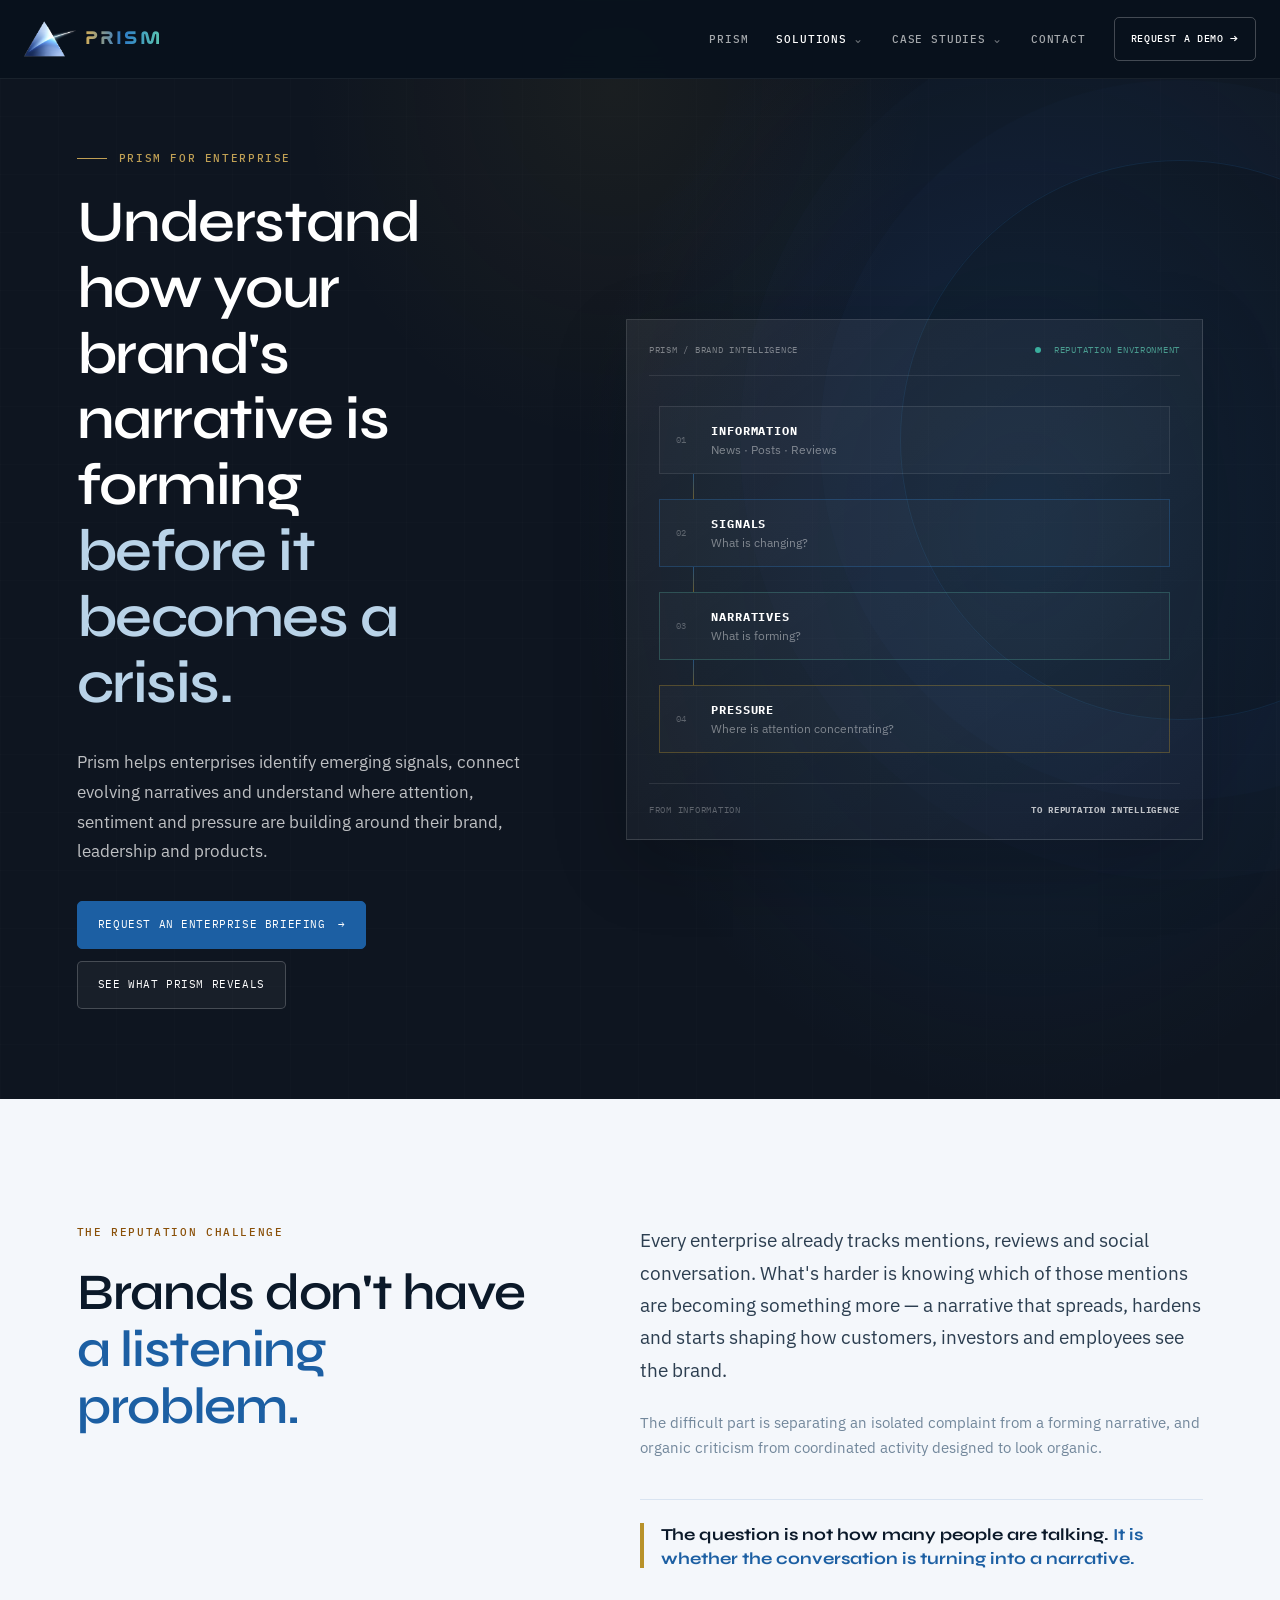
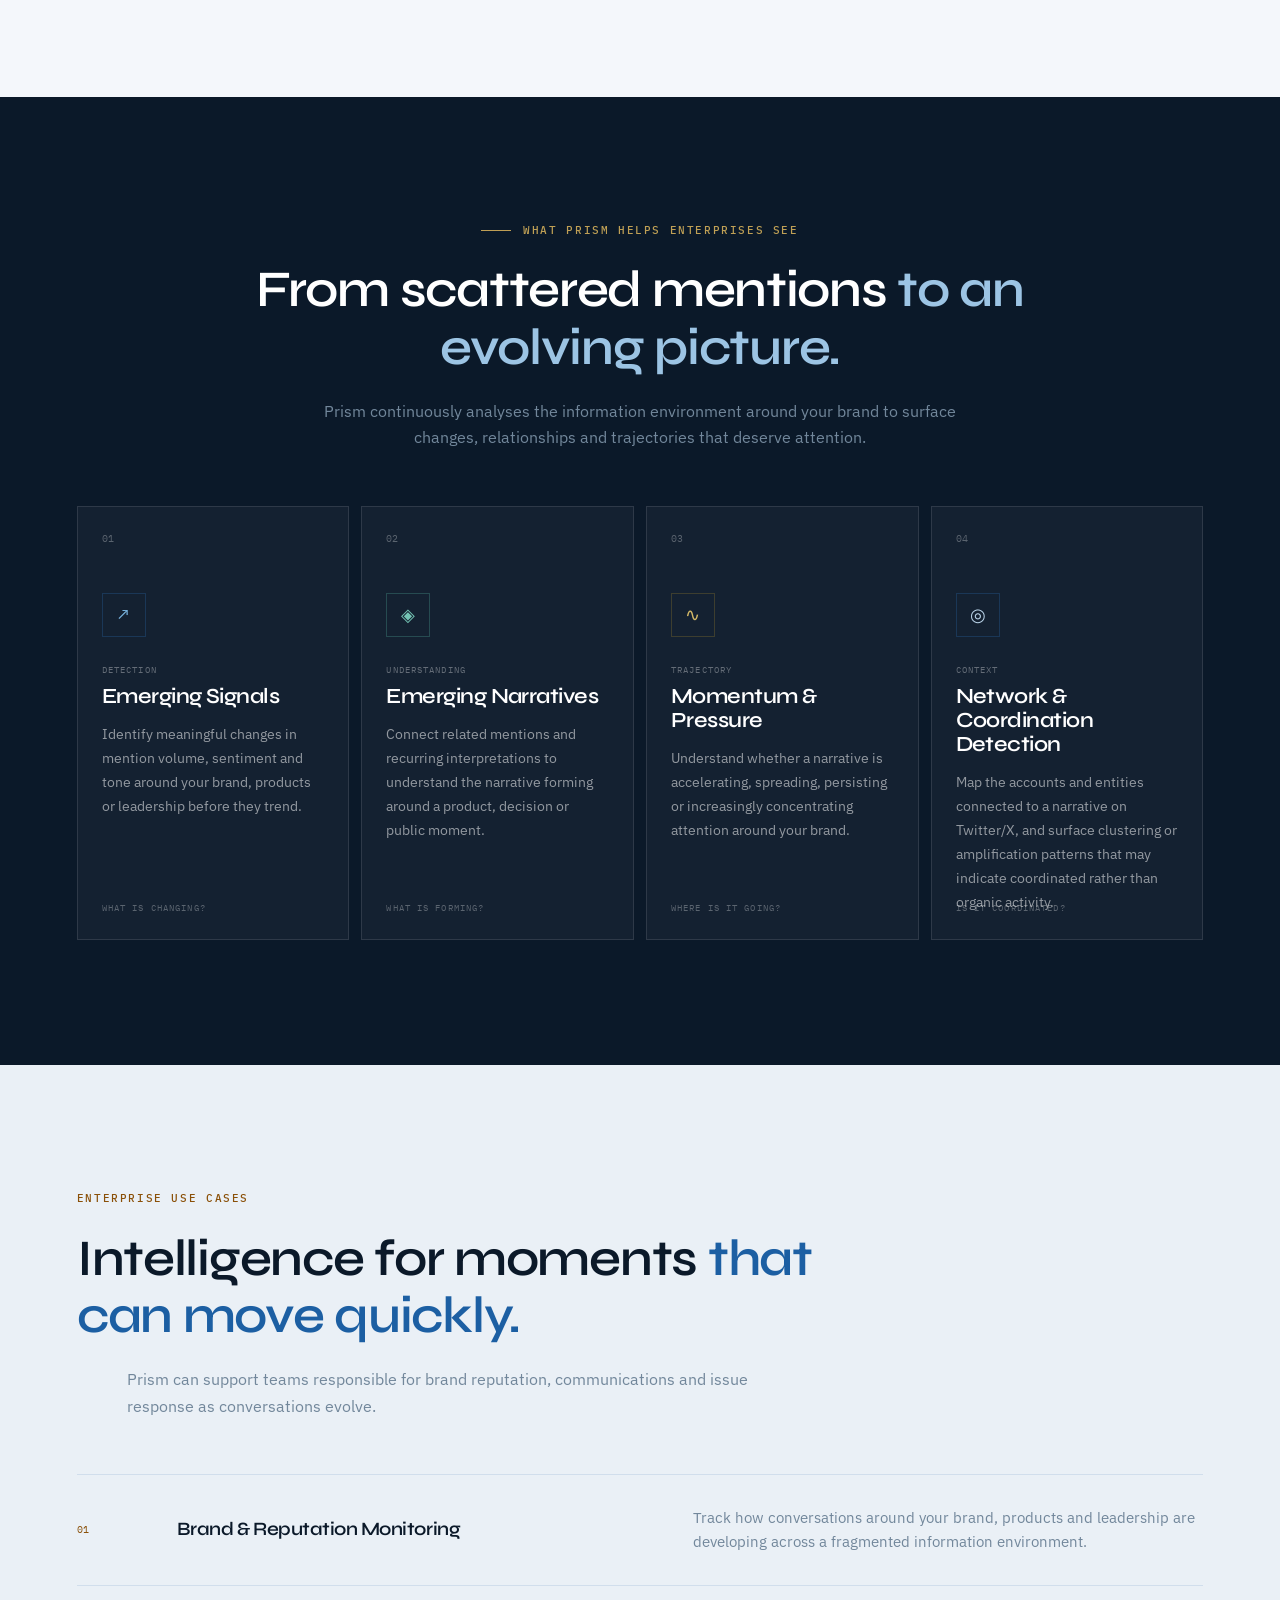
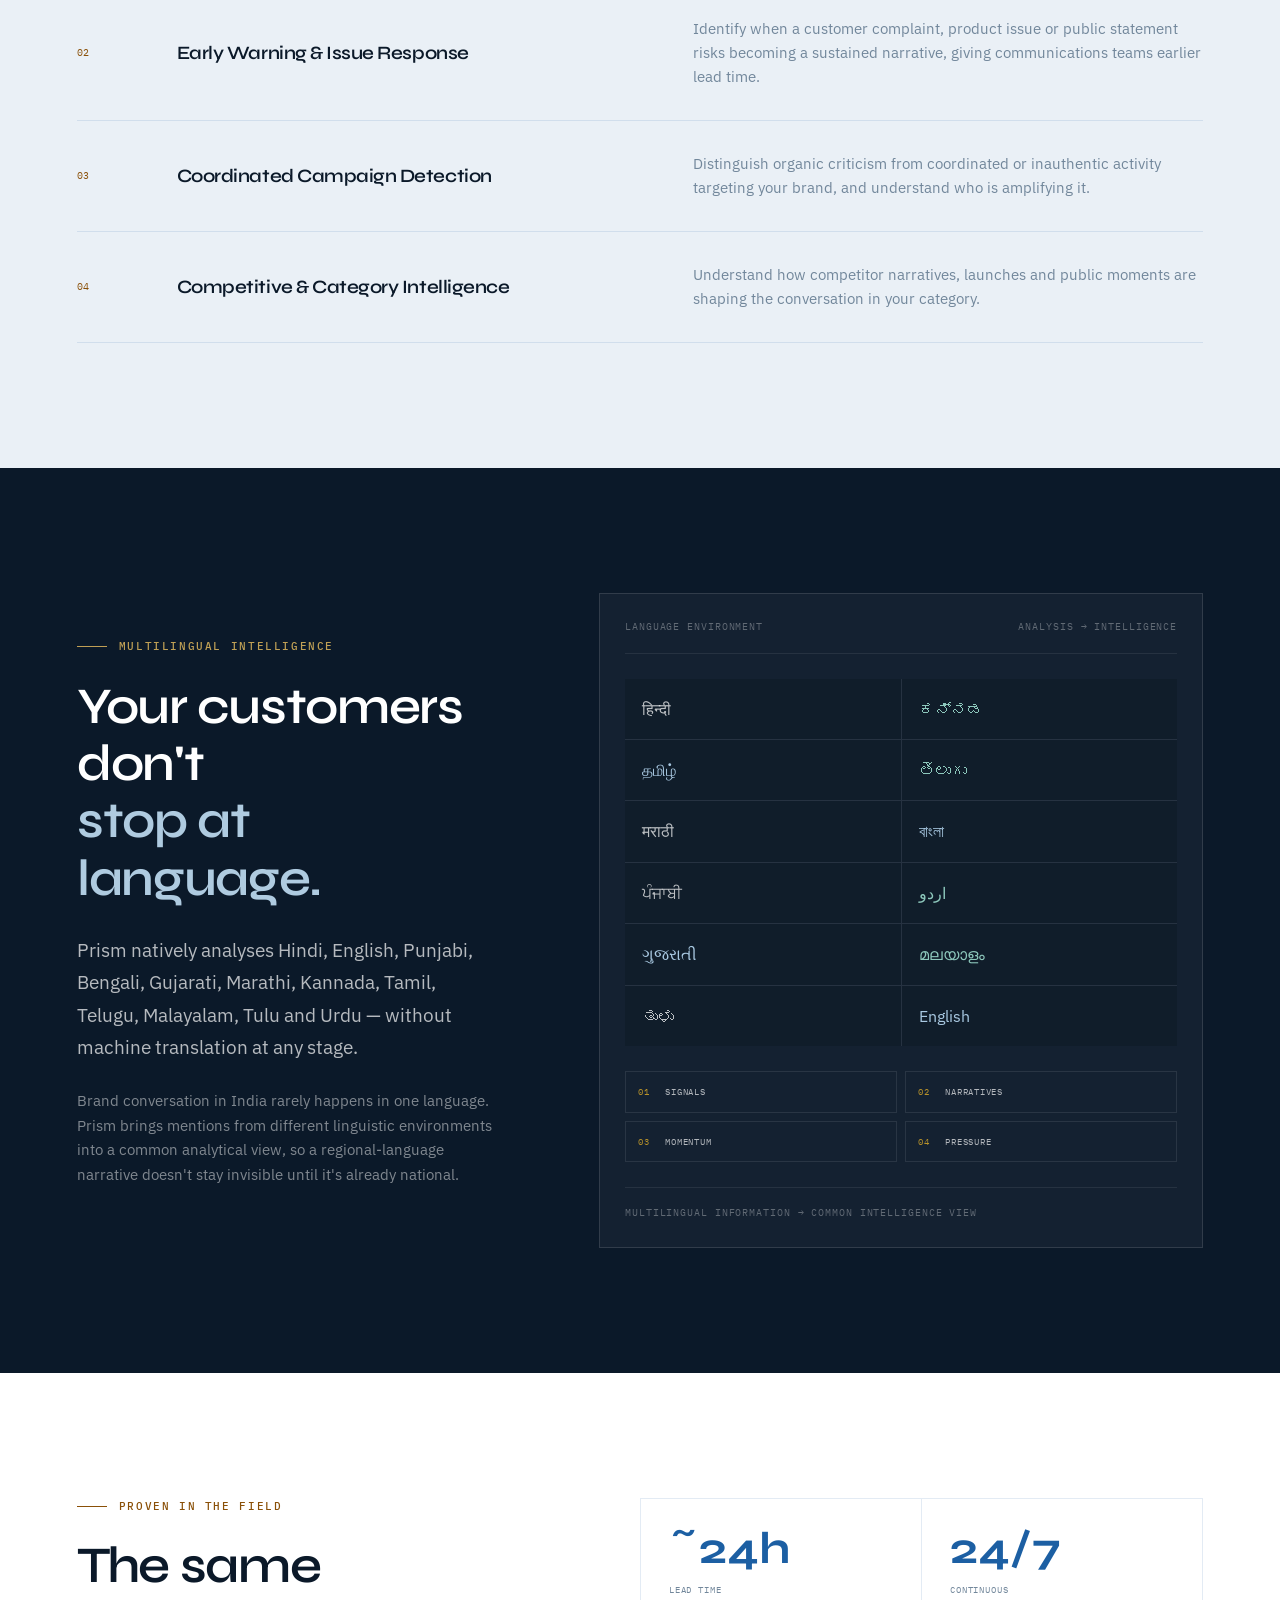
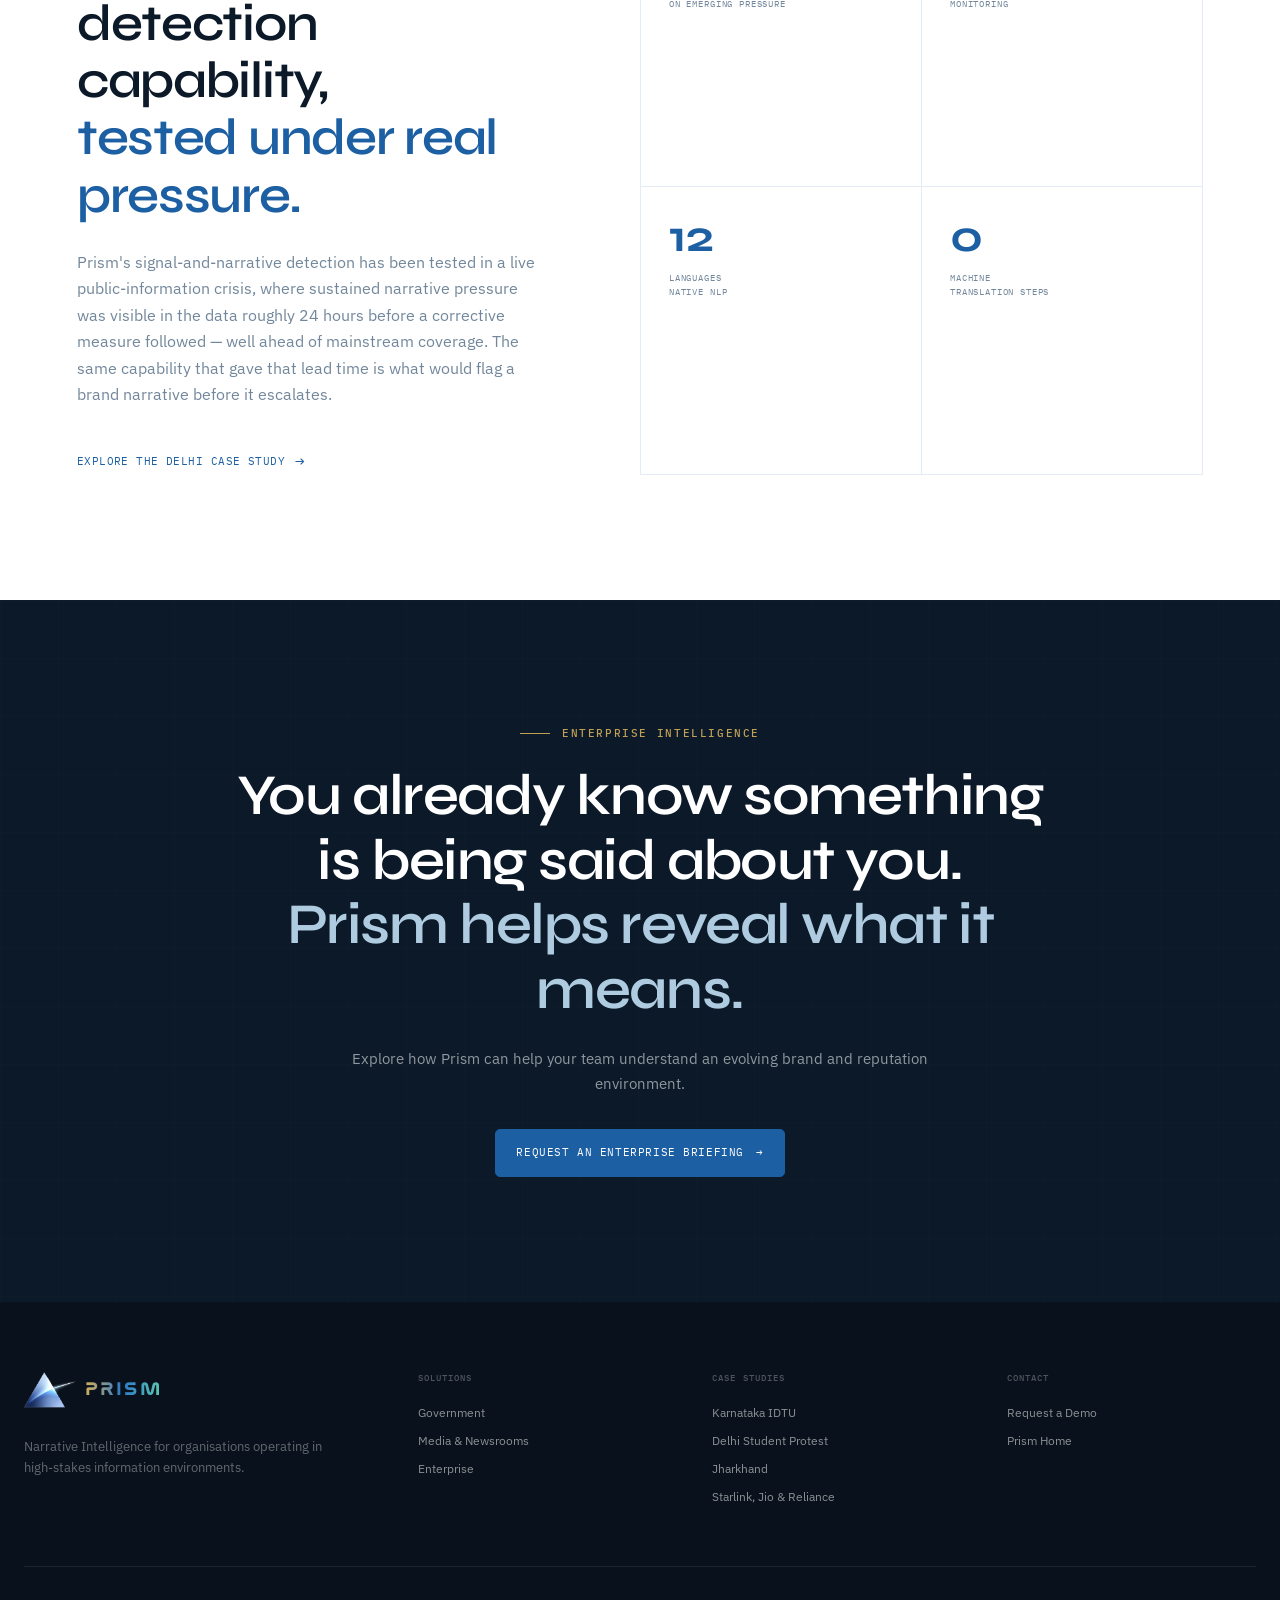
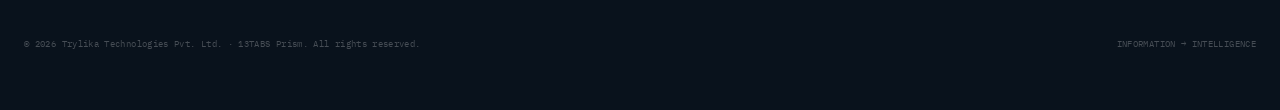
<file: solutions/enterprise.html>
<!DOCTYPE html>
<html lang="en">
<head>
    <!-- Google tag (gtag.js) -->
    <script async src="https://www.googletagmanager.com/gtag/js?id=G-66W589RMQ3"></script>
    <script>
    window.dataLayer = window.dataLayer || [];
    function gtag(){dataLayer.push(arguments);}
    gtag('js', new Date());

    gtag('config', 'G-66W589RMQ3');
    </script>

    <meta charset="UTF-8">
    <meta name="viewport" content="width=device-width, initial-scale=1.0">
    <meta name="description" content="Prism for Enterprise — narrative intelligence for detecting emerging brand and reputation signals, coordinated campaigns and narrative pressure before they escalate.">
    <title>Prism for Enterprise | Narrative Intelligence | 13TABS</title>
    <link rel="stylesheet" href="../assets/css/common.css">
  <link rel="stylesheet" href="../assets/css/enterprise.css">
    <link rel="preconnect" href="https://fonts.googleapis.com">
    <link rel="preconnect" href="https://fonts.gstatic.com" crossorigin>
    <link href="https://fonts.googleapis.com/css2?family=Syne:wght@400;600;700;800&family=IBM+Plex+Sans:wght@300;400;500;600&family=IBM+Plex+Mono:wght@400;500&display=swap" rel="stylesheet">
    <link rel="shortcut icon" href="../favicon.ico">
</head>
<body>
<header class="site-header">
  <div class="header-inner">
    <a href="/" class="brand" aria-label="13TABS Prism">
      <img src="../assets/icons/brand/prism-logo.png" alt="13TABS Prism" class="brand-logo">
      <span class="brand-name">PRISM</span>
    </a>

    <nav class="main-nav" aria-label="Primary navigation">
      <a href="/" class="nav-link">Prism</a>

      <div class="nav-dropdown">
        <button class="nav-link dropdown-toggle active" type="button" aria-expanded="false">
          Solutions <span class="nav-chevron">⌄</span>
        </button>
        <div class="dropdown-menu">
          <a href="../solutions/government.html">Government</a>
          <a href="../solutions/media.html">Media</a>
          <a href="../solutions/enterprise.html">Enterprise</a>
        </div>
      </div>

      <div class="nav-dropdown">
        <button class="nav-link dropdown-toggle" type="button" aria-expanded="false">
          Case Studies <span class="nav-chevron">⌄</span>
        </button>
        <div class="dropdown-menu">
          <a href="../case-studies/karnataka-idtu.html">Karnataka IDTU</a>
          <a href="../case-studies/delhi-student-protest.html">Delhi Student Protest</a>
          <a href="../case-studies/jharkhand-information-environment.html">Jharkhand Information Environment</a>
          <a href="../case-studies/starlink-jio.html">Starlink, Jio & Reliance</a>
        </div>
      </div>

      <a href="../contact.html" class="nav-link">Contact</a>
    </nav>

    <a href="../contact.html" class="header-cta">Request a Demo <span>→</span></a>

    <button class="mobile-menu-btn" type="button" aria-label="Open navigation" aria-expanded="false">
      <span></span><span></span><span></span>
    </button>
  </div>
</header>


<main>
<section class="ent-hero">
    <div class="hero-grid"></div>
    <div class="hero-glow"></div>
    <div class="section-container hero-inner">
        <div class="hero-copy">
            <div class="eyebrow">
                <span class="eyebrow-line"></span>PRISM FOR ENTERPRISE
            </div>
            <h1>Understand how your brand's narrative is forming <span>before it becomes a crisis.</span></h1>
            <p class="hero-lead">Prism helps enterprises identify emerging signals, connect evolving narratives and understand where attention, sentiment and pressure are building around their brand, leadership and products.</p>
            <div class="hero-actions">
                <a href="../contact.html" class="btn btn-primary">Request an Enterprise Briefing <span>→</span></a>
                <a href="#intelligence" class="btn btn-secondary">See what Prism reveals</a>
            </div>
        </div>
        <div class="hero-intelligence">
            <div class="intel-top">
                <span>PRISM / BRAND INTELLIGENCE</span>
                <span class="live-indicator"><i></i> REPUTATION ENVIRONMENT</span>
            </div>
            <div class="intel-flow">
                <div class="intel-node"><small>01</small><strong>INFORMATION</strong><span>News · Posts · Reviews</span></div>
                <div class="flow-line"></div>
                <div class="intel-node node-signal"><small>02</small><strong>SIGNALS</strong><span>What is changing?</span></div>
                <div class="flow-line"></div>
                <div class="intel-node node-narrative"><small>03</small><strong>NARRATIVES</strong><span>What is forming?</span></div>
                <div class="flow-line"></div>
                <div class="intel-node node-pressure"><small>04</small><strong>PRESSURE</strong><span>Where is attention concentrating?</span></div>
            </div>
            <div class="intel-bottom">
                <span>FROM INFORMATION</span>
                <strong>TO REPUTATION INTELLIGENCE</strong>
            </div>
        </div>
    </div>
</section>
<section class="challenge-section">
    <div class="section-container challenge-grid">
        <div class="section-heading">
            <div class="eyebrow eyebrow-dark">THE REPUTATION CHALLENGE</div>
            <h2>Brands don't have <span>a listening problem.</span></h2>
        </div>
        <div class="challenge-copy">
            <p class="large-copy">Every enterprise already tracks mentions, reviews and social conversation. What's harder is knowing which of those mentions are becoming something more — a narrative that spreads, hardens and starts shaping how customers, investors and employees see the brand.</p>
            <p>The difficult part is separating an isolated complaint from a forming narrative, and organic criticism from coordinated activity designed to look organic.</p>
            <div class="challenge-callout">
                <span class="callout-marker"></span><strong>The question is not how many people are talking. <em>It is whether the conversation is turning into a narrative.</em></strong>
            </div>
        </div>
    </div>
</section>
<section id="intelligence" class="intelligence-section">
    <div class="section-container">
        <div class="section-header centered">
            <div class="eyebrow"><span class="eyebrow-line"></span>WHAT PRISM HELPS ENTERPRISES SEE</div>
            <h2>From scattered mentions <span>to an evolving picture.</span></h2>
            <p>Prism continuously analyses the information environment around your brand to surface changes, relationships and trajectories that deserve attention.</p>
        </div>
        <div class="intelligence-grid">
            <article class="intelligence-card">
                <div class="card-number">01</div>
                <div class="card-icon">↗</div>
                <div class="card-label">DETECTION</div>
                <h3>Emerging Signals</h3>
                <p>Identify meaningful changes in mention volume, sentiment and tone around your brand, products or leadership before they trend.</p>
                <div class="card-footer">WHAT IS CHANGING?</div>
            </article>
            <article class="intelligence-card">
                <div class="card-number">02</div>
                <div class="card-icon narrative">◈</div>
                <div class="card-label">UNDERSTANDING</div>
                <h3>Emerging Narratives</h3><p>Connect related mentions and recurring interpretations to understand the narrative forming around a product, decision or public moment.</p>
                <div class="card-footer">WHAT IS FORMING?</div>
            </article>
            <article class="intelligence-card">
                <div class="card-number">03</div>
                <div class="card-icon momentum">∿</div>
                <div class="card-label">TRAJECTORY</div>
                <h3>Momentum &amp; Pressure</h3>
                <p>Understand whether a narrative is accelerating, spreading, persisting or increasingly concentrating attention around your brand.</p>
                <div class="card-footer">WHERE IS IT GOING?</div>
            </article>
            <article class="intelligence-card">
                <div class="card-number">04</div>
                <div class="card-icon actor">◎</div><div class="card-label">CONTEXT</div>
                <h3>Network &amp; Coordination Detection</h3>
                <p>Map the accounts and entities connected to a narrative on Twitter/X, and surface clustering or amplification patterns that may indicate coordinated rather than organic activity.</p>
                <div class="card-footer">IS IT COORDINATED?</div>
            </article>
        </div>
    </div>
</section>
<section class="use-cases-section">
    <div class="section-container">
        <div class="section-header">
            <div class="eyebrow eyebrow-dark">ENTERPRISE USE CASES</div>
            <h2>Intelligence for moments <span>that can move quickly.</span></h2>
            <p>Prism can support teams responsible for brand reputation, communications and issue response as conversations evolve.</p>
        </div>
        <div class="use-case-list">
            <article class="use-case-row">
                <div class="use-case-index">01</div>
                <div class="use-case-title">
                    <h3>Brand &amp; Reputation Monitoring</h3>
                </div>
                <div class="use-case-description">
                    <p>Track how conversations around your brand, products and leadership are developing across a fragmented information environment.</p>
                </div>
            </article>
            <article class="use-case-row">
                <div class="use-case-index">02</div>
                <div class="use-case-title">
                    <h3>Early Warning &amp; Issue Response</h3>
                </div>
                <div class="use-case-description">
                    <p>Identify when a customer complaint, product issue or public statement risks becoming a sustained narrative, giving communications teams earlier lead time.</p>
                </div>
            </article>
            <article class="use-case-row">
                <div class="use-case-index">03</div>
                <div class="use-case-title">
                    <h3>Coordinated Campaign Detection</h3>
                </div>
                <div class="use-case-description">
                    <p>Distinguish organic criticism from coordinated or inauthentic activity targeting your brand, and understand who is amplifying it.</p>
                </div>
            </article>
            <article class="use-case-row">
                <div class="use-case-index">04</div>
                <div class="use-case-title">
                    <h3>Competitive &amp; Category Intelligence</h3>
                </div>
                <div class="use-case-description">
                    <p>Understand how competitor narratives, launches and public moments are shaping the conversation in your category.</p>
                </div>
            </article>
        </div>
    </div>
</section>
<section class="language-section">
    <div class="section-container language-grid">
        <div>
            <div class="eyebrow"><span class="eyebrow-line"></span>MULTILINGUAL INTELLIGENCE</div>
            <h2>Your customers don't <span>stop at language.</span></h2>
            <p class="large-copy">Prism natively analyses Hindi, English, Punjabi, Bengali, Gujarati, Marathi, Kannada, Tamil, Telugu, Malayalam, Tulu and Urdu — without machine translation at any stage.</p>
            <p>Brand conversation in India rarely happens in one language. Prism brings mentions from different linguistic environments into a common analytical view, so a regional-language narrative doesn't stay invisible until it's already national.</p>
        </div>
        <div class="language-panel">
            <div class="language-panel-top">
                <span>LANGUAGE ENVIRONMENT</span>
                <span>ANALYSIS → INTELLIGENCE</span>
            </div>
            <div class="language-stream">
                <span>हिन्दी</span><span>ಕನ್ನಡ</span><span>தமிழ்</span><span>తెలుగు</span><span>मराठी</span><span>বাংলা</span><span>ਪੰਜਾਬੀ</span><span>اردو</span><span>ગુજરાતી</span><span>മലയാളം</span><span>ತುಳು</span><span>English</span>
            </div>
            <div class="language-output">
                <div><span>01</span> SIGNALS</div>
                <div><span>02</span> NARRATIVES</div>
                <div><span>03</span> MOMENTUM</div>
                <div><span>04</span> PRESSURE</div>
            </div>
            <div class="language-panel-bottom">MULTILINGUAL INFORMATION → COMMON INTELLIGENCE VIEW</div>
        </div>
    </div>
</section>
<section class="proof-section">
    <div class="section-container proof-grid">
        <div class="proof-copy">
            <div class="eyebrow eyebrow-dark"><span class="eyebrow-line"></span>PROVEN IN THE FIELD</div>
            <h2>The same detection capability, <span>tested under real pressure.</span></h2>
            <p>Prism's signal-and-narrative detection has been tested in a live public-information crisis, where sustained narrative pressure was visible in the data roughly 24 hours before a corrective measure followed — well ahead of mainstream coverage. The same capability that gave that lead time is what would flag a brand narrative before it escalates.</p>
            <a href="../case-studies/delhi-student-protest.html" class="text-link">Explore the Delhi case study <span>→</span></a>
        </div>
        <div class="proof-metrics">
            <div class="proof-metric"><strong>&tilde;24h</strong><span>LEAD TIME<br>ON EMERGING PRESSURE</span></div>
            <div class="proof-metric"><strong>24/7</strong><span>CONTINUOUS<br>MONITORING</span></div>
            <div class="proof-metric"><strong>12</strong><span>LANGUAGES<br>NATIVE NLP</span></div>
            <div class="proof-metric"><strong>0</strong><span>MACHINE<br>TRANSLATION STEPS</span></div>
        </div>
    </div>
</section>
<section class="final-cta">
    <div class="cta-grid"></div>
    <div class="section-container cta-inner">
        <div class="eyebrow"><span class="eyebrow-line"></span>ENTERPRISE INTELLIGENCE</div>
        <h2>You already know something is being said about you. <span>Prism helps reveal what it means.</span></h2>
        <p>Explore how Prism can help your team understand an evolving brand and reputation environment.</p>
        <a href="../contact.html" class="btn btn-primary">Request an Enterprise Briefing <span>→</span></a>
    </div>
</section>
</main>
<footer class="site-footer">
    <div class="section-container footer-inner">
        <div class="footer-brand">
            <a href="/" class="brand">
                <img src="../assets/icons/brand/prism-logo.png" alt="13TABS Prism" class="brand-logo">
                <span class="brand-name">PRISM</span>
            </a>
            <p>Narrative Intelligence for organisations operating in high-stakes information environments.</p>
        </div>
        <div class="footer-column">
            <h4>SOLUTIONS</h4>
            <a href="../solutions/government.html">Government</a>
            <a href="../solutions/media.html">Media &amp; Newsrooms</a>
            <a href="../solutions/enterprise.html">Enterprise</a>
        </div>
        <div class="footer-column">
            <h4>CASE STUDIES</h4>
            <a href="../case-studies/karnataka-idtu.html">Karnataka IDTU</a>
            <a href="../case-studies/delhi-student-protest.html">Delhi Student Protest</a>
            <a href="../case-studies/jharkhand-information-environment.html">Jharkhand</a>
            <a href="../case-studies/starlink-jio.html">Starlink, Jio & Reliance</a>
        </div>
        <div class="footer-column">
            <h4>CONTACT</h4>
            <a href="../contact.html">Request a Demo</a>
            <a href="/">Prism Home</a>
        </div>
    </div>
    <div class="section-container footer-bottom">
        <span>© 2026 Trylika Technologies Pvt. Ltd. · 13TABS Prism. All rights reserved.</span>
        <span>INFORMATION → INTELLIGENCE</span>
    </div>
</footer>
<script>
const items = document.querySelectorAll('.intelligence-card, .use-case-row, .proof-metric, .language-panel');

if ('IntersectionObserver' in window) {
  const o = new IntersectionObserver(e => e.forEach(x => {
    if (x.isIntersecting) {
      x.target.classList.add('is-visible');
      o.unobserve(x.target);
    }
  }), { threshold: 0.12 });

  items.forEach(x => o.observe(x));
} else {
  items.forEach(x => x.classList.add('is-visible'));
}
</script>
<script src="../assets/js/common.js"></script>
</body>
</html>
</file>
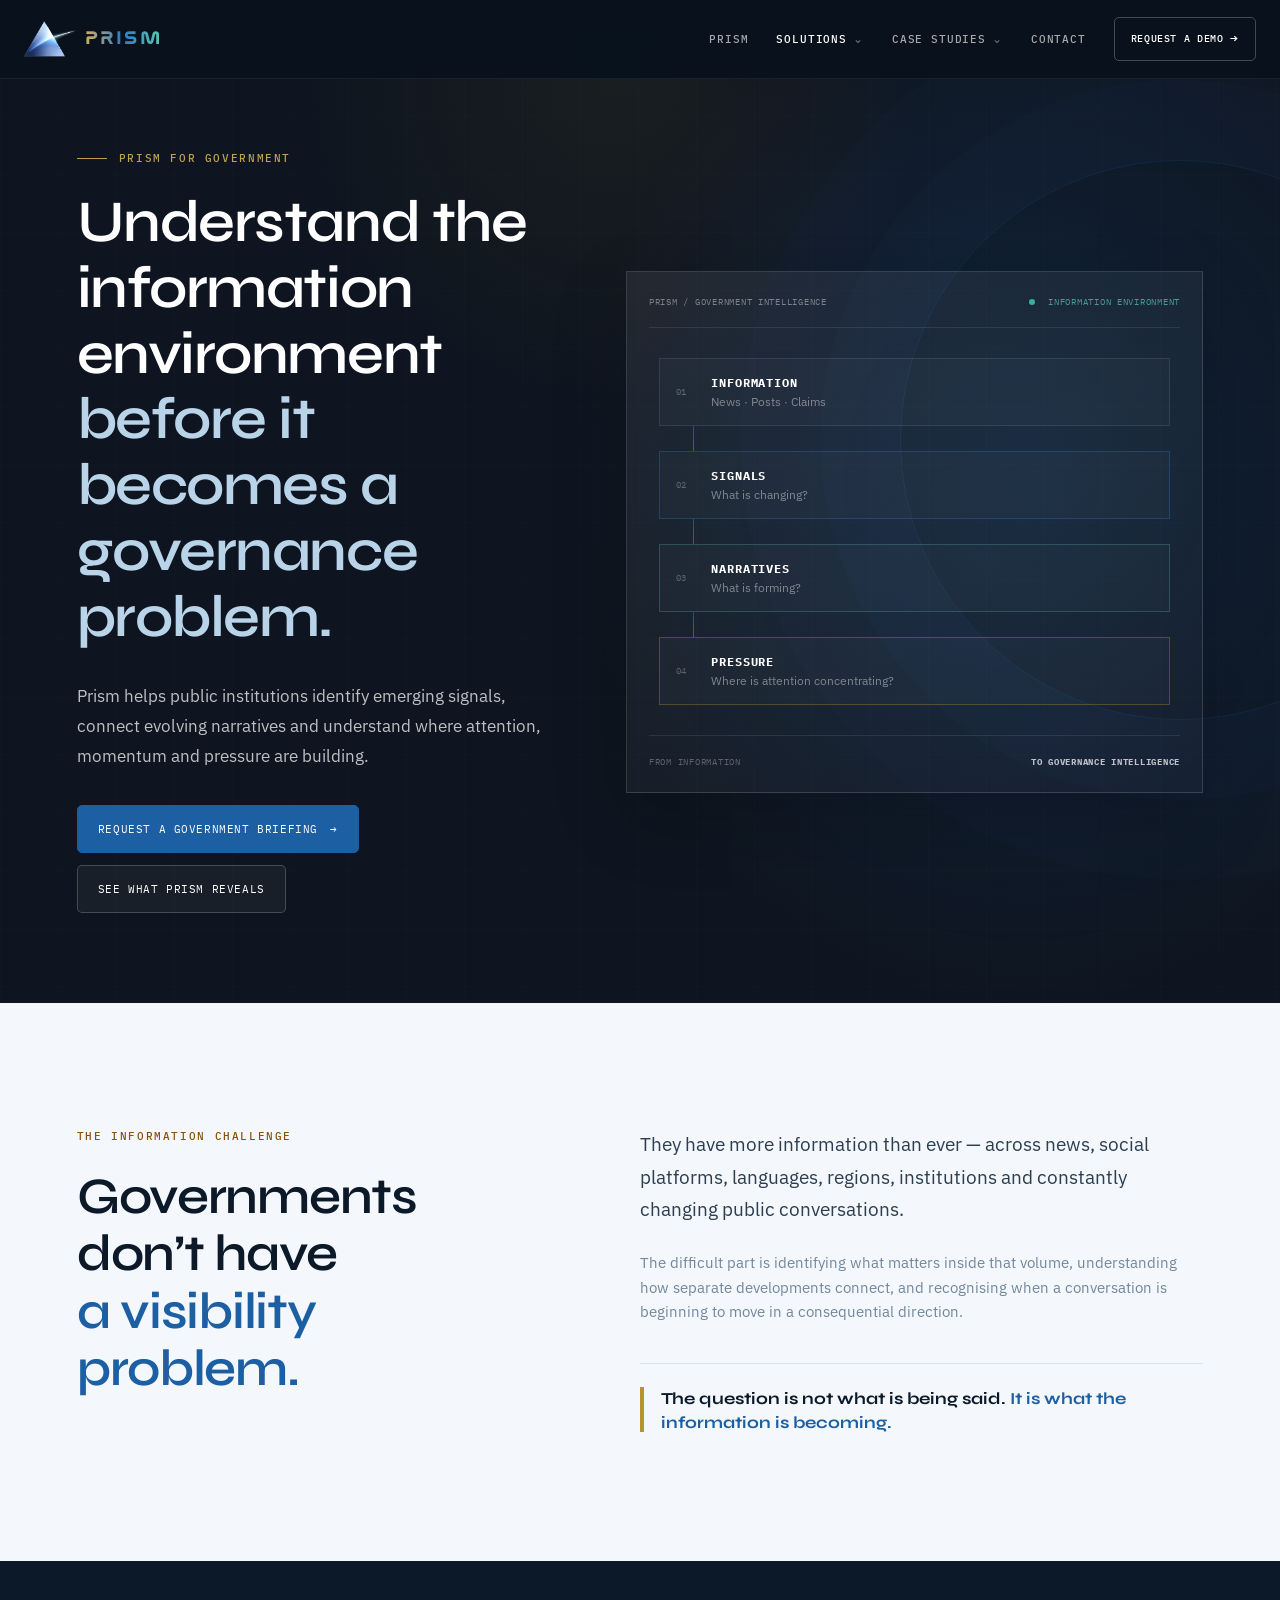
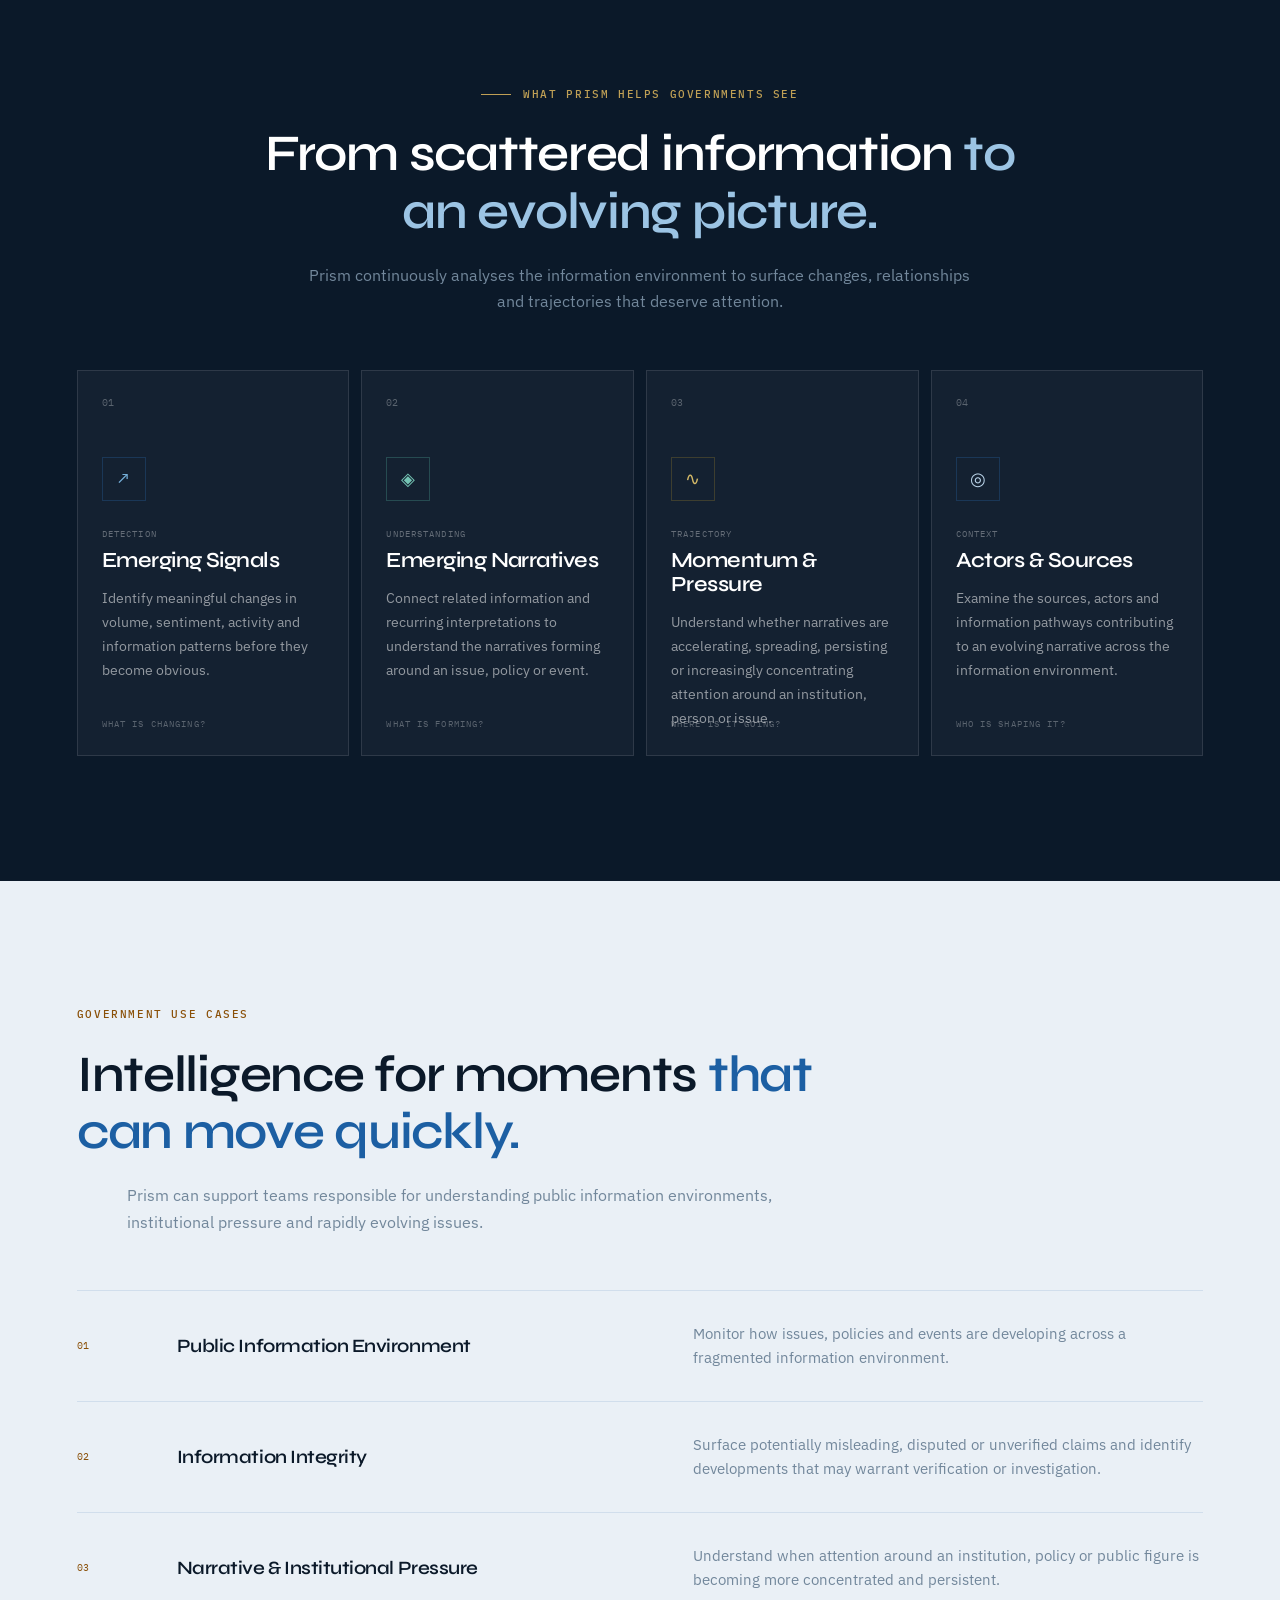
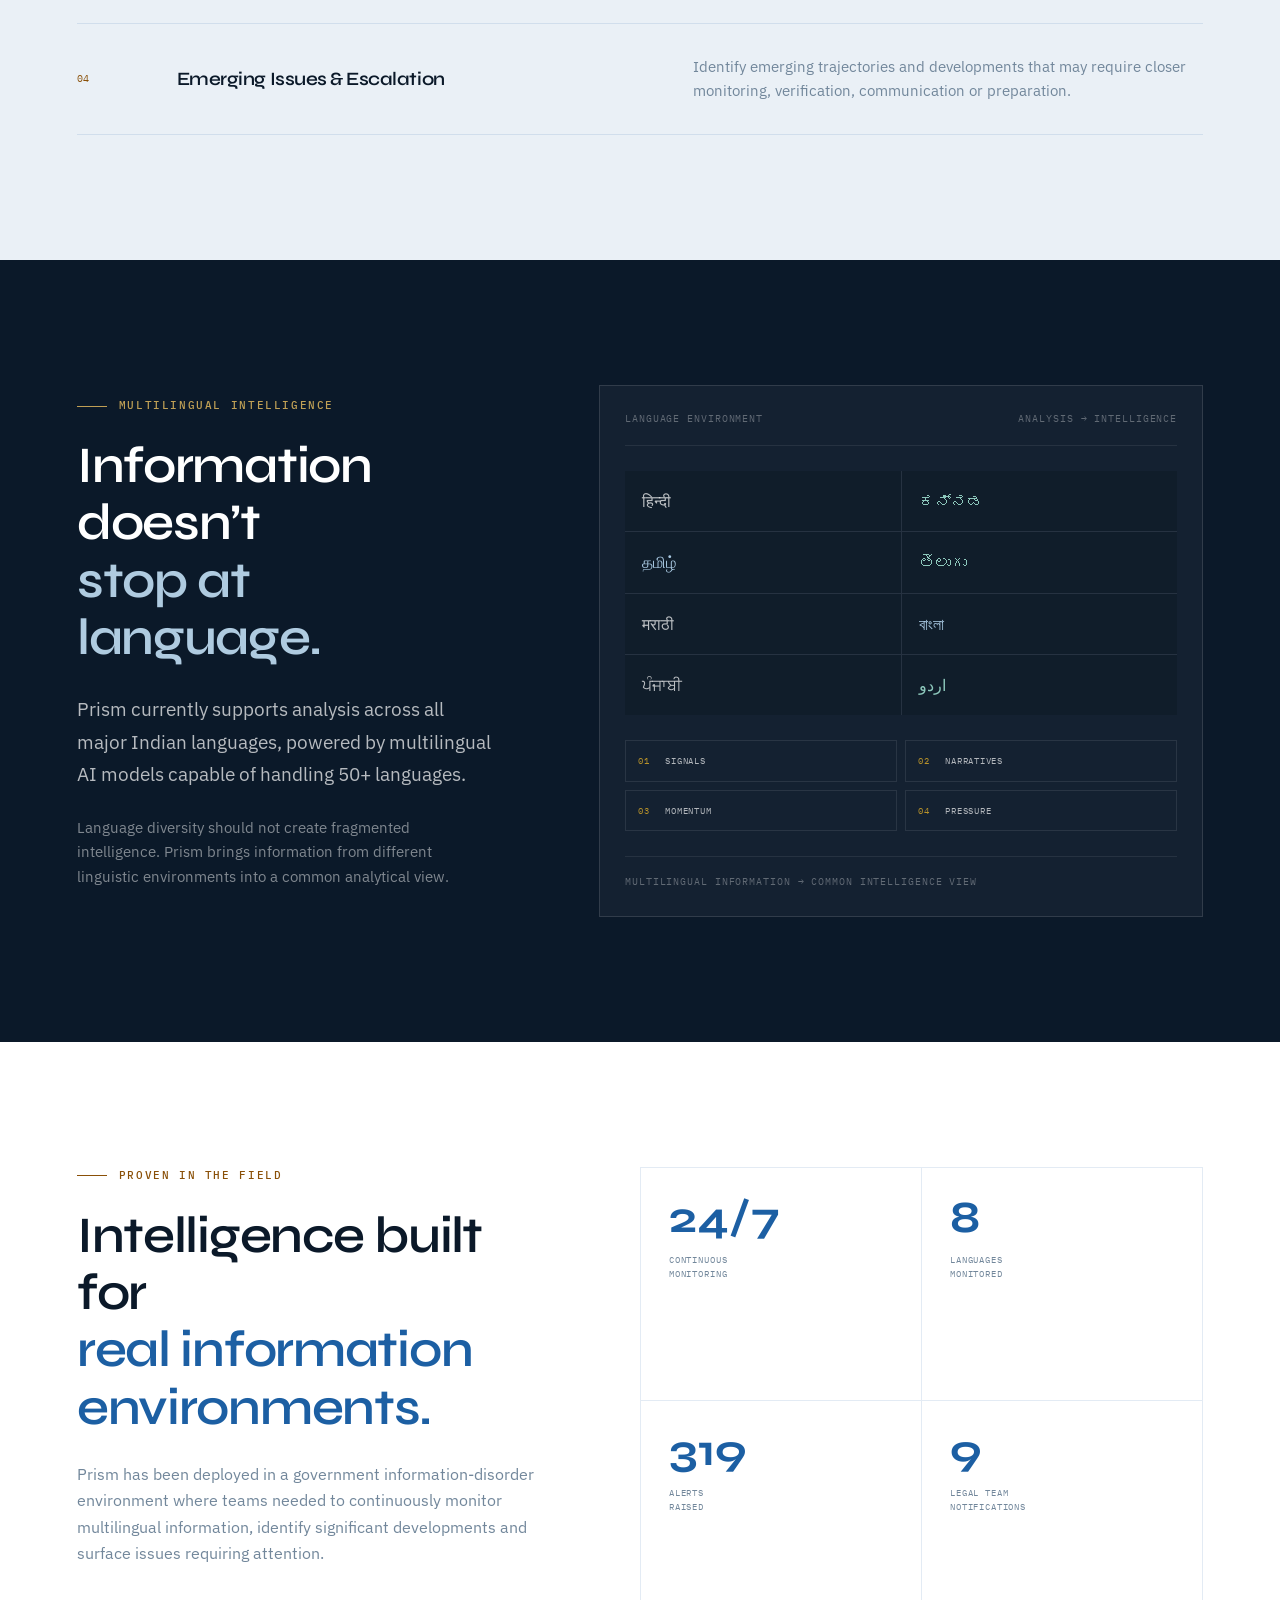
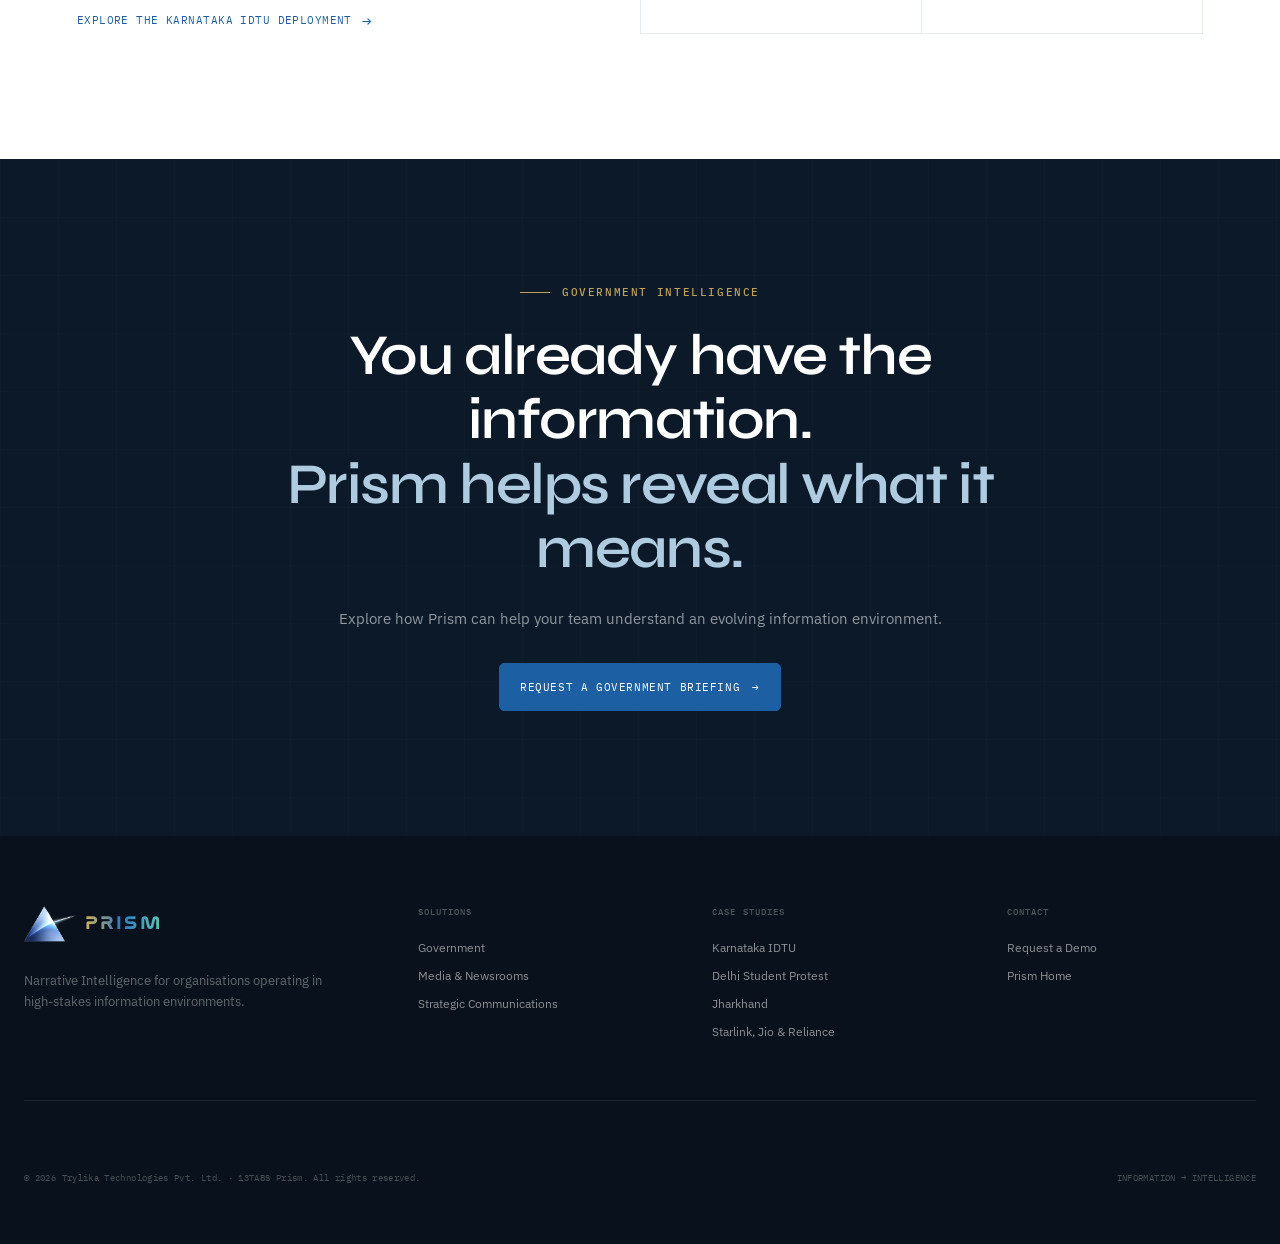
<file: solutions/government.html>
<!DOCTYPE html>
<html lang="en">
<head>
    <!-- Google tag (gtag.js) -->
    <script async src="https://www.googletagmanager.com/gtag/js?id=G-66W589RMQ3"></script>
    <script>
    window.dataLayer = window.dataLayer || [];
    function gtag(){dataLayer.push(arguments);}
    gtag('js', new Date());

    gtag('config', 'G-66W589RMQ3');
    </script>

    <meta charset="UTF-8">
    <meta name="viewport" content="width=device-width, initial-scale=1.0">
    <meta name="description" content="Prism for Government — narrative intelligence for understanding emerging signals, narratives, information disorder, pressure and changing information environments.">
    <title>Prism for Government | Narrative Intelligence | 13TABS</title>
    <link rel="stylesheet" href="../assets/css/common.css">
  <link rel="stylesheet" href="../assets/css/government.css">
    <link rel="preconnect" href="https://fonts.googleapis.com">
    <link rel="preconnect" href="https://fonts.gstatic.com" crossorigin>
    <link href="https://fonts.googleapis.com/css2?family=Syne:wght@400;600;700;800&family=IBM+Plex+Sans:wght@300;400;500;600&family=IBM+Plex+Mono:wght@400;500&display=swap" rel="stylesheet">
    <link rel="shortcut icon" href="../favicon.ico">
</head>
<body>
<header class="site-header">
  <div class="header-inner">
    <a href="/" class="brand" aria-label="13TABS Prism">
      <img src="../assets/icons/brand/prism-logo.png" alt="13TABS Prism" class="brand-logo">
      <span class="brand-name">PRISM</span>
    </a>

    <nav class="main-nav" aria-label="Primary navigation">
      <a href="/" class="nav-link">Prism</a>

      <div class="nav-dropdown">
        <button class="nav-link dropdown-toggle active" type="button" aria-expanded="false">
          Solutions <span class="nav-chevron">⌄</span>
        </button>
        <div class="dropdown-menu">
          <a href="../solutions/government.html">Government</a>
          <a href="../solutions/media.html">Media</a>
          <a href="../solutions/enterprise.html">Enterprise</a>
        </div>
      </div>

      <div class="nav-dropdown">
        <button class="nav-link dropdown-toggle" type="button" aria-expanded="false">
          Case Studies <span class="nav-chevron">⌄</span>
        </button>
        <div class="dropdown-menu">
          <a href="../case-studies/karnataka-idtu.html">Karnataka IDTU</a>
          <a href="../case-studies/delhi-student-protest.html">Delhi Student Protest</a>
          <a href="../case-studies/jharkhand-information-environment.html">Jharkhand Information Environment</a>
          <a href="../case-studies/starlink-jio.html">Starlink, Jio & Reliance</a>
        </div>
      </div>

      <a href="../contact.html" class="nav-link">Contact</a>
    </nav>

    <a href="../contact.html" class="header-cta">Request a Demo <span>→</span></a>

    <button class="mobile-menu-btn" type="button" aria-label="Open navigation" aria-expanded="false">
      <span></span><span></span><span></span>
    </button>
  </div>
</header>


<main>
<section class="gov-hero">
    <div class="hero-grid"></div>
    <div class="hero-glow"></div>
    <div class="section-container hero-inner">
        <div class="hero-copy">
            <div class="eyebrow">
                <span class="eyebrow-line"></span>PRISM FOR GOVERNMENT
            </div>
            <h1>Understand the information environment <span>before it becomes a governance problem.</span></h1>
            <p class="hero-lead">Prism helps public institutions identify emerging signals, connect evolving narratives and understand where attention, momentum and pressure are building.</p>
            <div class="hero-actions">
                <a href="../contact.html" class="btn btn-primary">Request a Government Briefing <span>→</span></a>
                <a href="#intelligence" class="btn btn-secondary">See what Prism reveals</a>
            </div>
        </div>
        <div class="hero-intelligence">
            <div class="intel-top">
                <span>PRISM / GOVERNMENT INTELLIGENCE</span>
                <span class="live-indicator"><i></i> INFORMATION ENVIRONMENT</span>
            </div>
            <div class="intel-flow">
                <div class="intel-node"><small>01</small><strong>INFORMATION</strong><span>News · Posts · Claims</span></div>
                <div class="flow-line"></div>
                <div class="intel-node node-signal"><small>02</small><strong>SIGNALS</strong><span>What is changing?</span></div>
                <div class="flow-line"></div>
                <div class="intel-node node-narrative"><small>03</small><strong>NARRATIVES</strong><span>What is forming?</span></div>
                <div class="flow-line"></div>
                <div class="intel-node node-pressure"><small>04</small><strong>PRESSURE</strong><span>Where is attention concentrating?</span></div>
            </div>
            <div class="intel-bottom">
                <span>FROM INFORMATION</span>
                <strong>TO GOVERNANCE INTELLIGENCE</strong>
            </div>
        </div>
    </div>
</section>
<section class="challenge-section">
    <div class="section-container challenge-grid">
        <div class="section-heading">
            <div class="eyebrow eyebrow-dark">THE INFORMATION CHALLENGE</div>
            <h2>Governments don’t have <span>a visibility problem.</span></h2>
        </div>
        <div class="challenge-copy">
            <p class="large-copy">They have more information than ever — across news, social platforms, languages, regions, institutions and constantly changing public conversations.</p>
            <p>The difficult part is identifying what matters inside that volume, understanding how separate developments connect, and recognising when a conversation is beginning to move in a consequential direction.</p>
            <div class="challenge-callout">
                <span class="callout-marker"></span><strong>The question is not what is being said. <em>It is what the information is becoming.</em></strong>
            </div>
        </div>
    </div>
</section>
<section id="intelligence" class="intelligence-section">
    <div class="section-container">
        <div class="section-header centered">
            <div class="eyebrow"><span class="eyebrow-line"></span>WHAT PRISM HELPS GOVERNMENTS SEE</div>
            <h2>From scattered information <span>to an evolving picture.</span></h2>
            <p>Prism continuously analyses the information environment to surface changes, relationships and trajectories that deserve attention.</p>
        </div>
        <div class="intelligence-grid">
            <article class="intelligence-card">
                <div class="card-number">01</div>
                <div class="card-icon">↗</div>
                <div class="card-label">DETECTION</div>
                <h3>Emerging Signals</h3>
                <p>Identify meaningful changes in volume, sentiment, activity and information patterns before they become obvious.</p>
                <div class="card-footer">WHAT IS CHANGING?</div>
            </article>
            <article class="intelligence-card">
                <div class="card-number">02</div>
                <div class="card-icon narrative">◈</div>
                <div class="card-label">UNDERSTANDING</div>
                <h3>Emerging Narratives</h3><p>Connect related information and recurring interpretations to understand the narratives forming around an issue, policy or event.</p>
                <div class="card-footer">WHAT IS FORMING?</div>
            </article>
            <article class="intelligence-card">
                <div class="card-number">03</div>
                <div class="card-icon momentum">∿</div>
                <div class="card-label">TRAJECTORY</div>
                <h3>Momentum &amp; Pressure</h3>
                <p>Understand whether narratives are accelerating, spreading, persisting or increasingly concentrating attention around an institution, person or issue.</p>
                <div class="card-footer">WHERE IS IT GOING?</div>
            </article>
            <article class="intelligence-card">
                <div class="card-number">04</div>
                <div class="card-icon actor">◎</div><div class="card-label">CONTEXT</div>
                <h3>Actors &amp; Sources</h3>
                <p>Examine the sources, actors and information pathways contributing to an evolving narrative across the information environment.</p>
                <div class="card-footer">WHO IS SHAPING IT?</div>
            </article>
        </div>
    </div>
</section>
<section class="use-cases-section">
    <div class="section-container">
        <div class="section-header">
            <div class="eyebrow eyebrow-dark">GOVERNMENT USE CASES</div>
            <h2>Intelligence for moments <span>that can move quickly.</span></h2>
            <p>Prism can support teams responsible for understanding public information environments, institutional pressure and rapidly evolving issues.</p>
        </div>
        <div class="use-case-list">
            <article class="use-case-row">
                <div class="use-case-index">01</div>
                <div class="use-case-title">
                    <h3>Public Information Environment</h3>
                </div>
                <div class="use-case-description">
                    <p>Monitor how issues, policies and events are developing across a fragmented information environment.</p>
                </div>
            </article>
            <article class="use-case-row">
                <div class="use-case-index">02</div>
                <div class="use-case-title">
                    <h3>Information Integrity</h3>
                </div>
                <div class="use-case-description">
                    <p>Surface potentially misleading, disputed or unverified claims and identify developments that may warrant verification or investigation.</p>
                </div>
            </article>
            <article class="use-case-row">
                <div class="use-case-index">03</div>
                <div class="use-case-title">
                    <h3>Narrative &amp; Institutional Pressure</h3>
                </div>
                <div class="use-case-description">
                    <p>Understand when attention around an institution, policy or public figure is becoming more concentrated and persistent.</p>
                </div>
            </article>
            <article class="use-case-row">
                <div class="use-case-index">04</div>
                <div class="use-case-title">
                    <h3>Emerging Issues &amp; Escalation</h3>
                </div>
                <div class="use-case-description">
                    <p>Identify emerging trajectories and developments that may require closer monitoring, verification, communication or preparation.</p>
                </div>
            </article>
        </div>
    </div>
</section>
<section class="language-section">
    <div class="section-container language-grid">
        <div>
            <div class="eyebrow"><span class="eyebrow-line"></span>MULTILINGUAL INTELLIGENCE</div>
            <h2>Information doesn’t <span>stop at language.</span></h2>
            <p class="large-copy">Prism currently supports analysis across all major Indian languages, powered by multilingual AI models capable of handling 50+ languages.</p>
            <p>Language diversity should not create fragmented intelligence. Prism brings information from different linguistic environments into a common analytical view.</p>
        </div>
        <div class="language-panel">
            <div class="language-panel-top">
                <span>LANGUAGE ENVIRONMENT</span>
                <span>ANALYSIS → INTELLIGENCE</span>
            </div>
            <div class="language-stream">
                <span>हिन्दी</span><span>ಕನ್ನಡ</span><span>தமிழ்</span><span>తెలుగు</span><span>मराठी</span><span>বাংলা</span><span>ਪੰਜਾਬੀ</span><span>اردو</span>
            </div>
            <div class="language-output">
                <div><span>01</span> SIGNALS</div>
                <div><span>02</span> NARRATIVES</div>
                <div><span>03</span> MOMENTUM</div>
                <div><span>04</span> PRESSURE</div>
            </div>
            <div class="language-panel-bottom">MULTILINGUAL INFORMATION → COMMON INTELLIGENCE VIEW</div>
        </div>
    </div>
</section>
<section class="proof-section">
    <div class="section-container proof-grid">
        <div class="proof-copy">
            <div class="eyebrow eyebrow-dark"><span class="eyebrow-line"></span>PROVEN IN THE FIELD</div>
            <h2>Intelligence built for <span>real information environments.</span></h2>
            <p>Prism has been deployed in a government information-disorder environment where teams needed to continuously monitor multilingual information, identify significant developments and surface issues requiring attention.</p>
            <a href="../case-studies/karnataka-idtu.html" class="text-link">Explore the Karnataka IDTU deployment <span>→</span></a>
        </div>
        <div class="proof-metrics">
            <div class="proof-metric"><strong>24/7</strong><span>CONTINUOUS<br>MONITORING</span></div>
            <div class="proof-metric"><strong>8</strong><span>LANGUAGES<br>MONITORED</span></div>
            <div class="proof-metric"><strong>319</strong><span>ALERTS<br>RAISED</span></div>
            <div class="proof-metric"><strong>9</strong><span>LEGAL TEAM<br>NOTIFICATIONS</span></div>
        </div>
    </div>
</section>
<section class="final-cta">
    <div class="cta-grid"></div>
    <div class="section-container cta-inner">
        <div class="eyebrow"><span class="eyebrow-line"></span>GOVERNMENT INTELLIGENCE</div>
        <h2>You already have the information. <span>Prism helps reveal what it means.</span></h2>
        <p>Explore how Prism can help your team understand an evolving information environment.</p>
        <a href="../contact.html" class="btn btn-primary">Request a Government Briefing <span>→</span></a>
    </div>
</section>
</main>
<footer class="site-footer">
    <div class="section-container footer-inner">
        <div class="footer-brand">
            <a href="/" class="brand">
                <img src="../assets/icons/brand/prism-logo.png" alt="13TABS Prism" class="brand-logo">
                <span class="brand-name">PRISM</span>
            </a>
            <p>Narrative Intelligence for organisations operating in high-stakes information environments.</p>
        </div>
        <div class="footer-column">
            <h4>SOLUTIONS</h4>
            <a href="../solutions/government.html">Government</a>
            <a href="../solutions/media.html">Media &amp; Newsrooms</a>
            <a href="../solutions/enterprise.html">Strategic Communications</a>
        </div>
        <div class="footer-column">
            <h4>CASE STUDIES</h4>
            <a href="../case-studies/karnataka-idtu.html">Karnataka IDTU</a>
            <a href="../case-studies/delhi-student-protest.html">Delhi Student Protest</a>
            <a href="../case-studies/jharkhand-information-environment.html">Jharkhand</a>
            <a href="../case-studies/starlink-jio.html">Starlink, Jio & Reliance</a>
        </div>
        <div class="footer-column">
            <h4>CONTACT</h4>
            <a href="../contact.html">Request a Demo</a>
            <a href="/">Prism Home</a>
        </div>
    </div>
    <div class="section-container footer-bottom">
        <span>© 2026 Trylika Technologies Pvt. Ltd. · 13TABS Prism. All rights reserved.</span>
        <span>INFORMATION → INTELLIGENCE</span>
    </div>
</footer>
<script>
const items = document.querySelectorAll('.intelligence-card, .use-case-row, .proof-metric, .language-panel');

if ('IntersectionObserver' in window) {
  const o = new IntersectionObserver(e => e.forEach(x => {
    if (x.isIntersecting) {
      x.target.classList.add('is-visible');
      o.unobserve(x.target);
    }
  }), { threshold: 0.12 });

  items.forEach(x => o.observe(x));
} else {
  items.forEach(x => x.classList.add('is-visible'));
}
</script>
<!--<<script>
const items=document.querySelectorAll(.intelligence-card,.use-case-row,.proof-metric,.language-panel);if(IntersectionObserverin window){const o=new IntersectionObserver(e=>e.forEach(x=>{if(x.isIntersecting){x.target.classList.add(is-visible);o.unobserve(x.target)}}),{threshold:.12});items.forEach(x=>o.observe(x))}else items.forEach(x=>x.classList.add(is-visible));
</script>-->
<script src="../assets/js/common.js"></script>
</body>
</html>
</file>
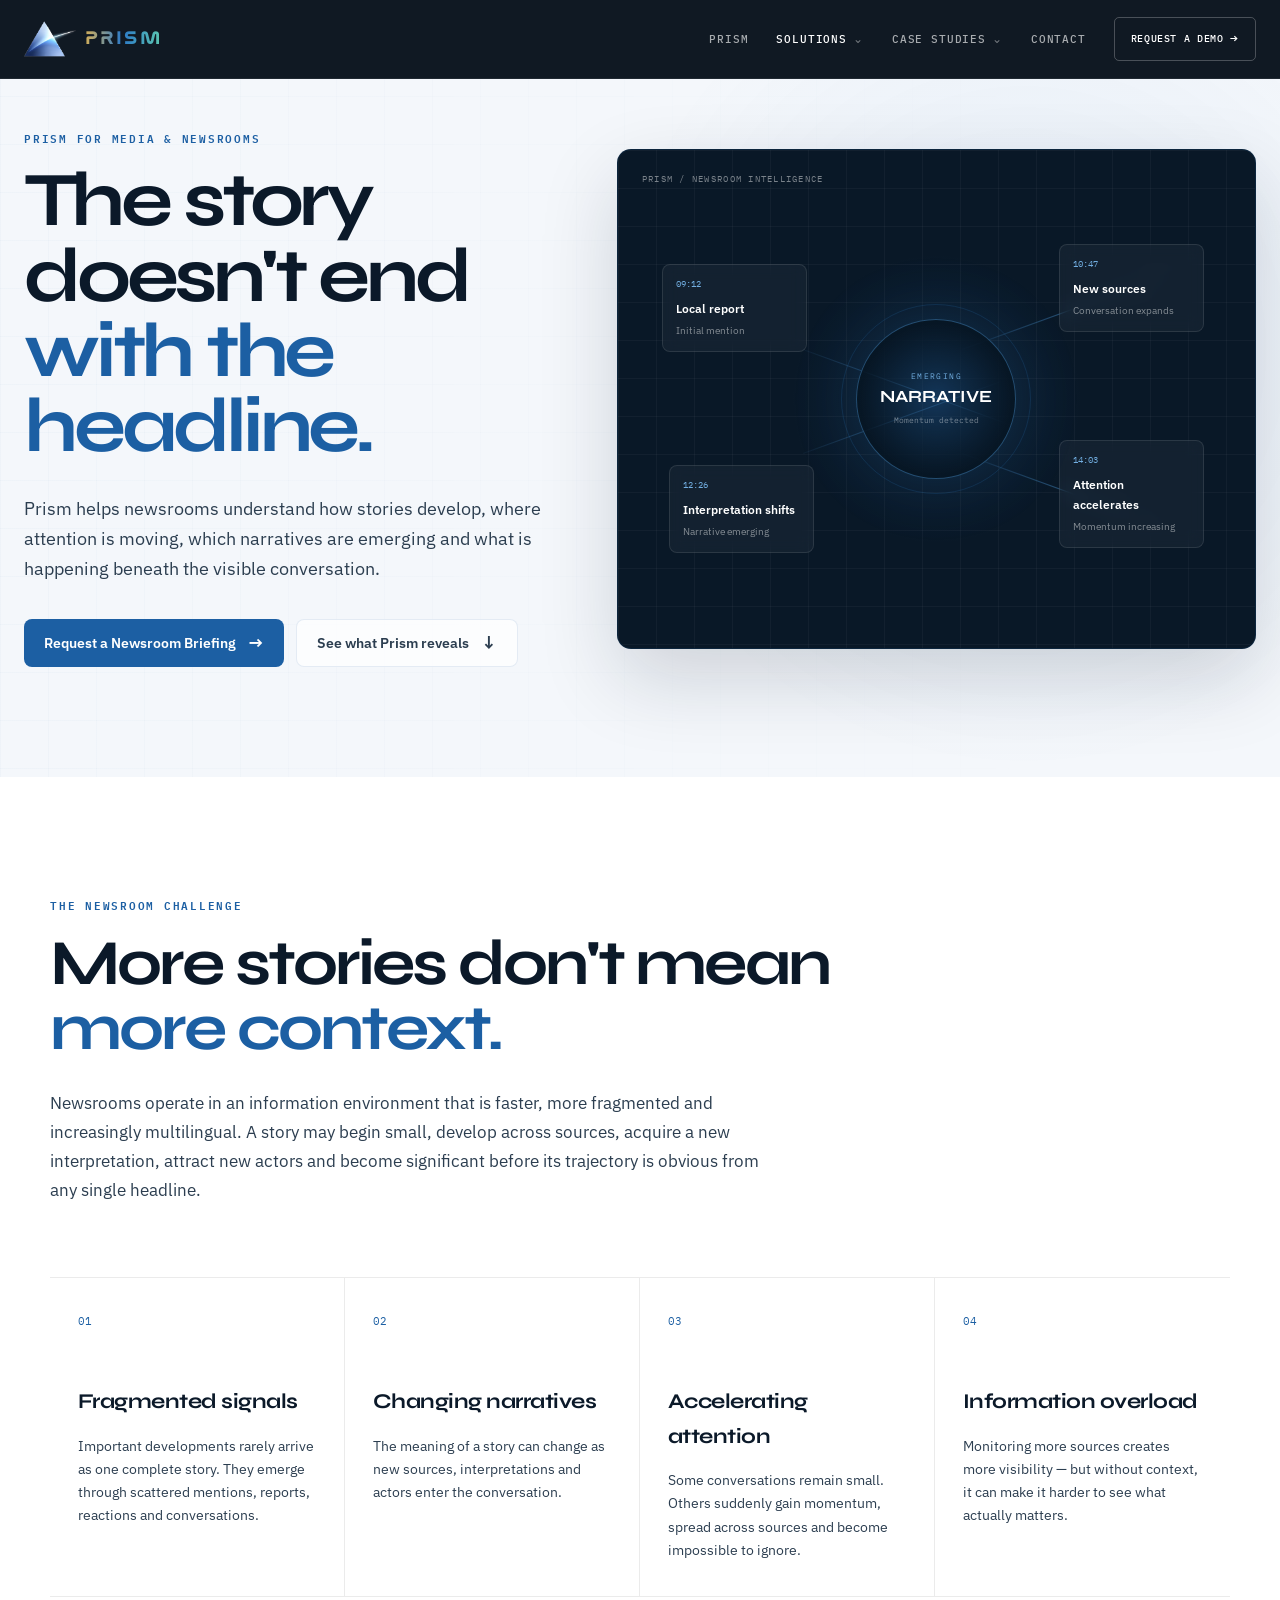
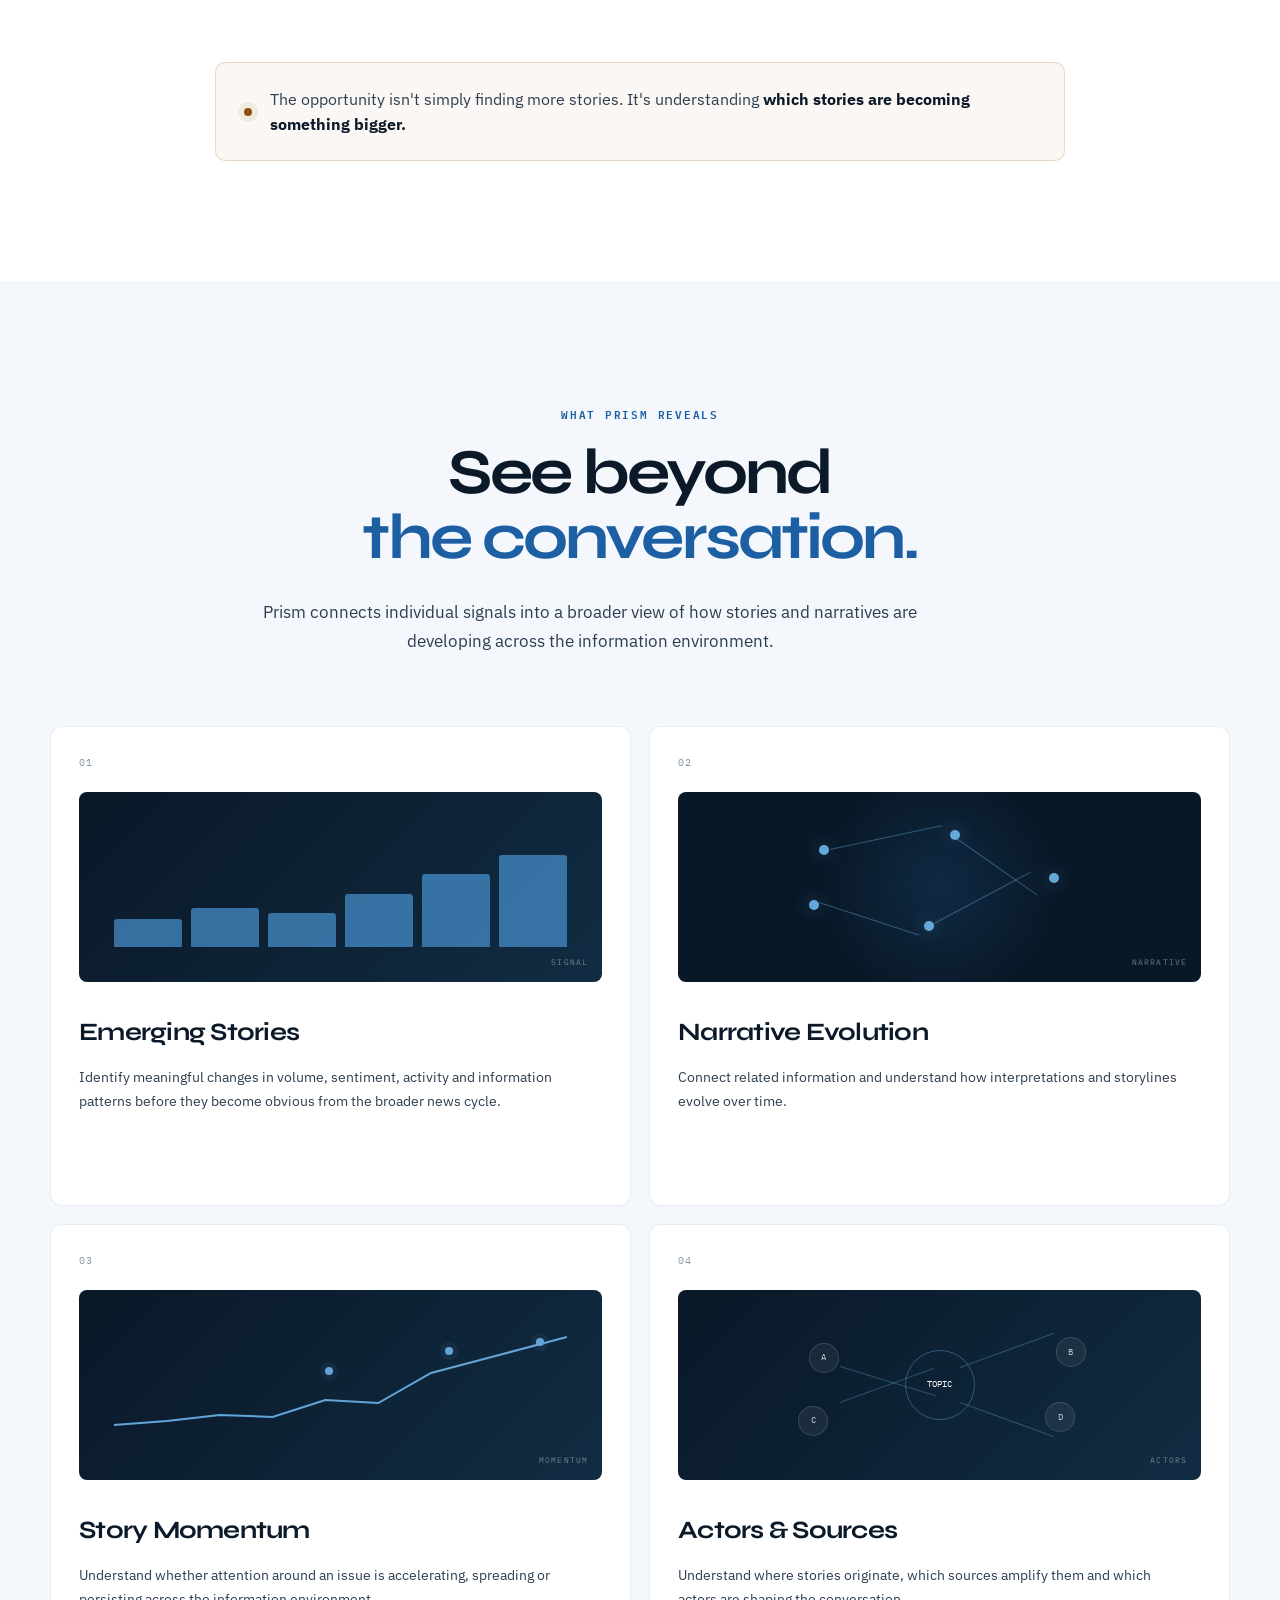
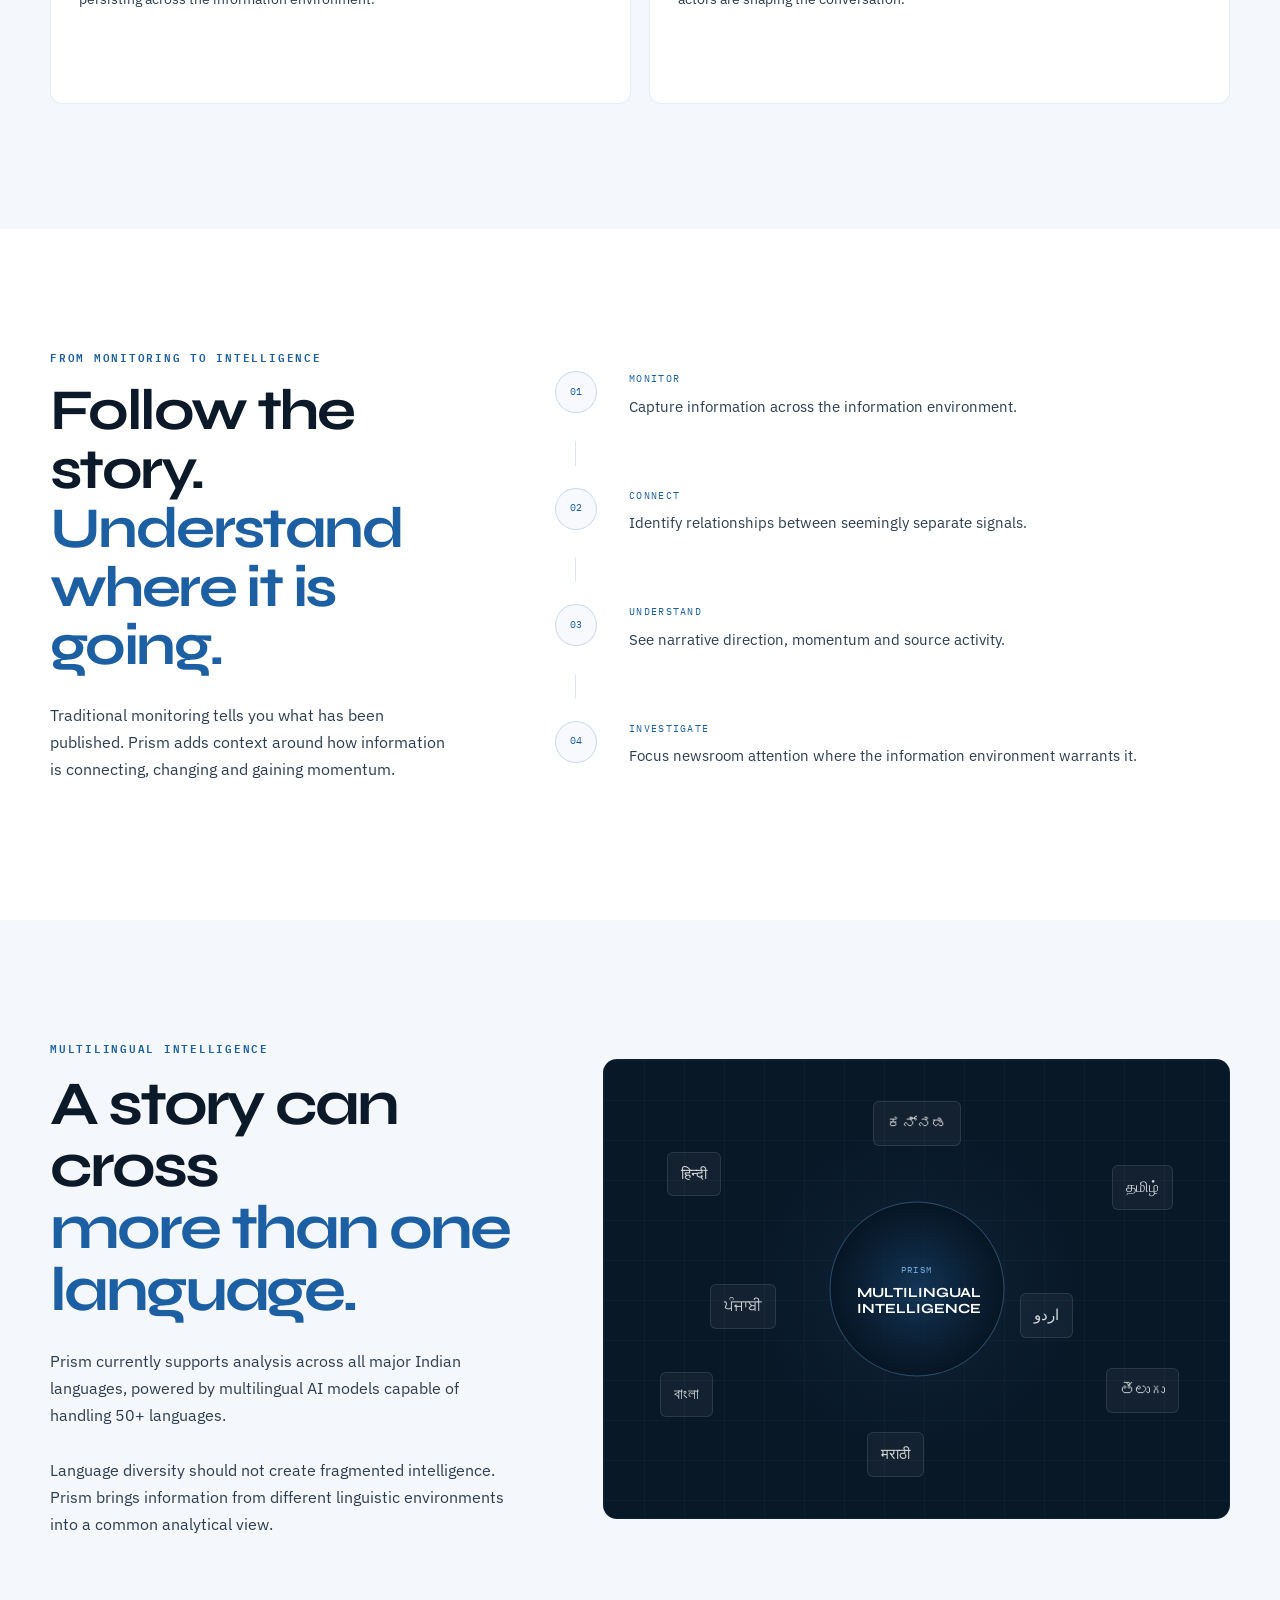
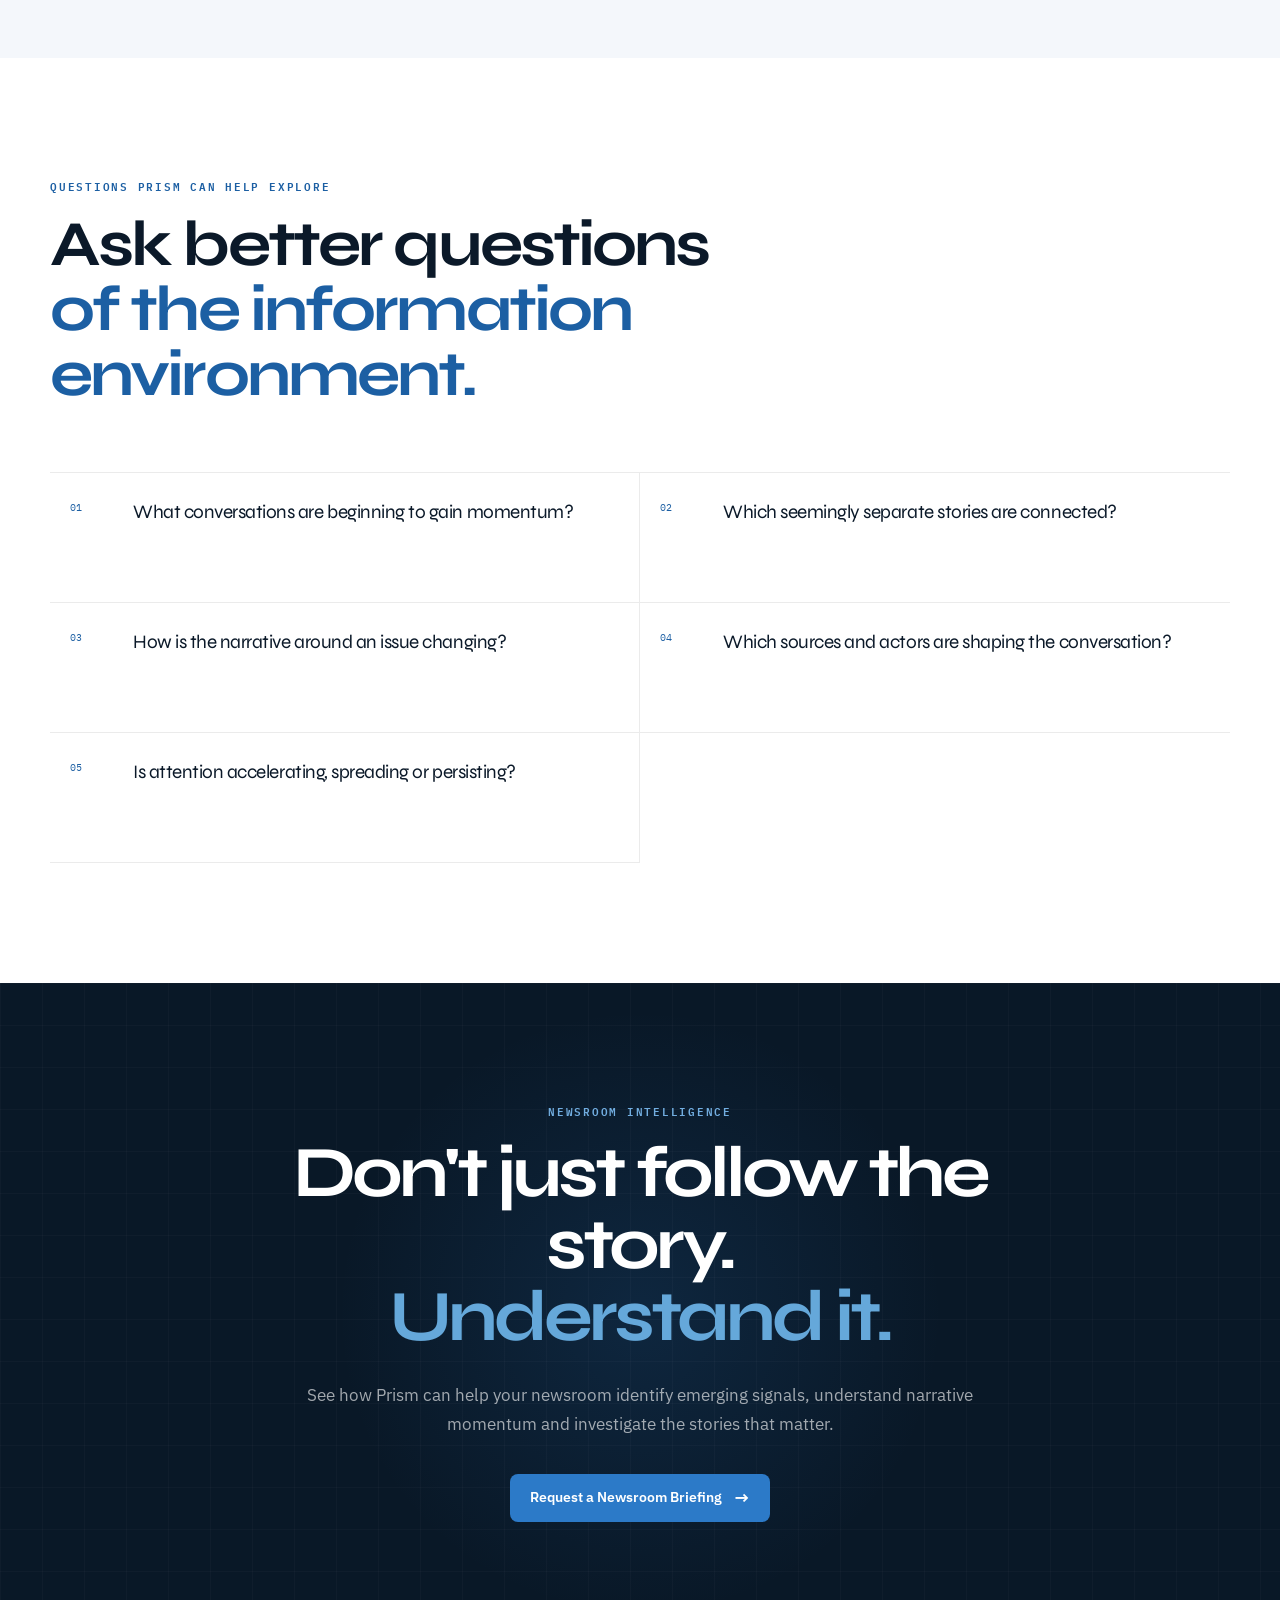
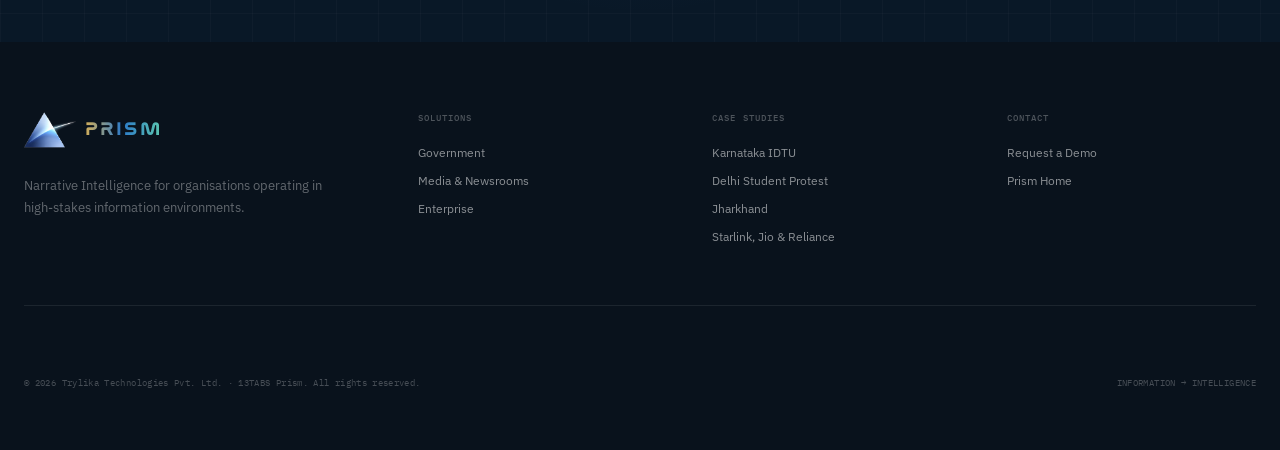
<file: solutions/media.html>
<!DOCTYPE html>
<html lang="en">
<head>
    <!-- Google tag (gtag.js) -->
    <script async src="https://www.googletagmanager.com/gtag/js?id=G-66W589RMQ3"></script>
    <script>
    window.dataLayer = window.dataLayer || [];
    function gtag(){dataLayer.push(arguments);}
    gtag('js', new Date());

    gtag('config', 'G-66W589RMQ3');
    </script>

    <meta charset="UTF-8">
    <meta name="viewport" content="width=device-width, initial-scale=1.0">

    <title>Prism for Media & Newsrooms | Narrative Intelligence</title>
    <meta name="description"
          content="Prism helps media organisations understand how stories develop, where attention is moving, which narratives are emerging and what is happening beneath the visible conversation.">

    <link rel="icon" type="image/png" href="../favicon.ico">

    <!-- Fonts -->
    <link rel="preconnect" href="https://fonts.googleapis.com">
    <link rel="preconnect" href="https://fonts.gstatic.com" crossorigin>

    <link href="https://fonts.googleapis.com/css2?family=IBM+Plex+Mono:wght@400;500;600&family=IBM+Plex+Sans:wght@400;500;600;700&family=Syne:wght@600;700;800&display=swap"
          rel="stylesheet">

    <!-- Site CSS -->
    <link rel="stylesheet" href="../assets/css/common.css">

    <!-- Media Page CSS -->
    <link rel="stylesheet" href="../assets/css/media.css">
</head>

<body>

<!-- =========================================================
     HEADER
========================================================= -->

<header class="site-header">
  <div class="header-inner">
    <a href="/" class="brand" aria-label="13TABS Prism">
      <img src="../assets/icons/brand/prism-logo.png" alt="13TABS Prism" class="brand-logo">
      <span class="brand-name">PRISM</span>
    </a>

    <nav class="main-nav" aria-label="Primary navigation">
      <a href="/" class="nav-link">Prism</a>

      <div class="nav-dropdown">
        <button class="nav-link dropdown-toggle active" type="button" aria-expanded="false">
          Solutions <span class="nav-chevron">⌄</span>
        </button>
        <div class="dropdown-menu">
          <a href="../solutions/government.html">Government</a>
          <a href="../solutions/media.html">Media</a>
          <a href="../solutions/enterprise.html">Enterprise</a>
        </div>
      </div>

      <div class="nav-dropdown">
        <button class="nav-link dropdown-toggle" type="button" aria-expanded="false">
          Case Studies <span class="nav-chevron">⌄</span>
        </button>
        <div class="dropdown-menu">
          <a href="../case-studies/karnataka-idtu.html">Karnataka IDTU</a>
          <a href="../case-studies/delhi-student-protest.html">Delhi Student Protest</a>
          <a href="../case-studies/jharkhand-information-environment.html">Jharkhand Information Environment</a>
          <a href="../case-studies/starlink-jio.html">Starlink, Jio & Reliance</a>
        </div>
      </div>

      <a href="../contact.html" class="nav-link">Contact</a>
    </nav>

    <a href="../contact.html" class="header-cta">Request a Demo <span>→</span></a>

    <button class="mobile-menu-btn" type="button" aria-label="Open navigation" aria-expanded="false">
      <span></span><span></span><span></span>
    </button>
  </div>
</header>




<!-- =========================================================
     HERO
========================================================= -->

<main>

<section class="media-hero">

    <div class="media-hero-grid">

        <div class="media-hero-copy">

            <div class="section-eyebrow">
                PRISM FOR MEDIA & NEWSROOMS
            </div>

            <h1>
                The story doesn't end
                <span>with the headline.</span>
            </h1>

            <p class="hero-description">
                Prism helps newsrooms understand how stories develop,
                where attention is moving, which narratives are emerging
                and what is happening beneath the visible conversation.
            </p>

            <div class="hero-actions">

                <a href="../contact.html" class="primary-button">
                    Request a Newsroom Briefing
                    <span>→</span>
                </a>

                <a href="#what-prism-sees" class="secondary-button">
                    See what Prism reveals
                    <span>↓</span>
                </a>

            </div>

        </div>


        <!-- STORY INTELLIGENCE VISUAL -->

        <div class="media-hero-visual">

            <div class="story-field">

                <div class="story-label">
                    PRISM / NEWSROOM INTELLIGENCE
                </div>

                <div class="story-node story-node-1">
                    <span class="node-time">09:12</span>
                    <strong>Local report</strong>
                    <small>Initial mention</small>
                </div>

                <div class="story-node story-node-2">
                    <span class="node-time">10:47</span>
                    <strong>New sources</strong>
                    <small>Conversation expands</small>
                </div>

                <div class="story-node story-node-3">
                    <span class="node-time">12:26</span>
                    <strong>Interpretation shifts</strong>
                    <small>Narrative emerging</small>
                </div>

                <div class="story-node story-node-4">
                    <span class="node-time">14:03</span>
                    <strong>Attention accelerates</strong>
                    <small>Momentum increasing</small>
                </div>


                <div class="story-core">

                    <div class="core-pulse"></div>

                    <span>EMERGING</span>
                    <strong>NARRATIVE</strong>

                    <small>
                        Momentum detected
                    </small>

                </div>


                <div class="story-line line-1"></div>
                <div class="story-line line-2"></div>
                <div class="story-line line-3"></div>
                <div class="story-line line-4"></div>

            </div>

        </div>

    </div>

</section>


<!-- =========================================================
     NEWSROOM CHALLENGE
========================================================= -->

<section class="media-challenge">

    <div class="section-container">

        <div class="section-heading">

            <div class="section-eyebrow">
                THE NEWSROOM CHALLENGE
            </div>

            <h2>
                More stories don't mean
                <span>more context.</span>
            </h2>

            <p>
                Newsrooms operate in an information environment that is
                faster, more fragmented and increasingly multilingual.
                A story may begin small, develop across sources, acquire
                a new interpretation, attract new actors and become
                significant before its trajectory is obvious from any
                single headline.
            </p>

        </div>


        <div class="challenge-grid">

            <div class="challenge-item">
                <div class="challenge-number">01</div>

                <h3>Fragmented signals</h3>

                <p>
                    Important developments rarely arrive as one complete
                    story. They emerge through scattered mentions,
                    reports, reactions and conversations.
                </p>
            </div>


            <div class="challenge-item">
                <div class="challenge-number">02</div>

                <h3>Changing narratives</h3>

                <p>
                    The meaning of a story can change as new sources,
                    interpretations and actors enter the conversation.
                </p>
            </div>


            <div class="challenge-item">
                <div class="challenge-number">03</div>

                <h3>Accelerating attention</h3>

                <p>
                    Some conversations remain small. Others suddenly
                    gain momentum, spread across sources and become
                    impossible to ignore.
                </p>
            </div>


            <div class="challenge-item">
                <div class="challenge-number">04</div>

                <h3>Information overload</h3>

                <p>
                    Monitoring more sources creates more visibility —
                    but without context, it can make it harder to see
                    what actually matters.
                </p>
            </div>

        </div>


        <div class="challenge-callout">

            <span class="callout-marker"></span>

            <p>
                The opportunity isn't simply finding more stories.
                It's understanding <strong>which stories are becoming
                something bigger.</strong>
            </p>

        </div>

    </div>

</section>


<!-- =========================================================
     WHAT PRISM SEES
========================================================= -->

<section class="media-intelligence" id="what-prism-sees">

    <div class="section-container">

        <div class="section-heading centered">

            <div class="section-eyebrow">
                WHAT PRISM REVEALS
            </div>

            <h2>
                See beyond
                <span>the conversation.</span>
            </h2>

            <p>
                Prism connects individual signals into a broader view
                of how stories and narratives are developing across
                the information environment.
            </p>

        </div>


        <div class="intelligence-grid">

            <!-- CARD 01 -->

            <article class="intelligence-card">

                <div class="card-number">01</div>

                <div class="card-visual signal-visual">

                    <div class="signal-bars">
                        <span></span>
                        <span></span>
                        <span></span>
                        <span></span>
                        <span></span>
                        <span></span>
                    </div>

                    <div class="visual-tag">
                        SIGNAL
                    </div>

                </div>

                <h3>Emerging Stories</h3>

                <p>
                    Identify meaningful changes in volume, sentiment,
                    activity and information patterns before they
                    become obvious from the broader news cycle.
                </p>

            </article>


            <!-- CARD 02 -->

            <article class="intelligence-card">

                <div class="card-number">02</div>

                <div class="card-visual narrative-visual">

                    <span class="mini-node n1"></span>
                    <span class="mini-node n2"></span>
                    <span class="mini-node n3"></span>
                    <span class="mini-node n4"></span>
                    <span class="mini-node n5"></span>

                    <span class="mini-link l1"></span>
                    <span class="mini-link l2"></span>
                    <span class="mini-link l3"></span>
                    <span class="mini-link l4"></span>

                    <div class="visual-tag">
                        NARRATIVE
                    </div>

                </div>

                <h3>Narrative Evolution</h3>

                <p>
                    Connect related information and understand how
                    interpretations and storylines evolve over time.
                </p>

            </article>


            <!-- CARD 03 -->

            <article class="intelligence-card">

                <div class="card-number">03</div>

                <div class="card-visual momentum-visual">

                    <svg viewBox="0 0 300 120"
                         preserveAspectRatio="none"
                         aria-hidden="true">

                        <polyline
                            points="0,100 35,96 70,90 105,92 140,75 175,78 210,48 245,34 300,12">
                        </polyline>

                    </svg>

                    <div class="momentum-point p1"></div>
                    <div class="momentum-point p2"></div>
                    <div class="momentum-point p3"></div>

                    <div class="visual-tag">
                        MOMENTUM
                    </div>

                </div>

                <h3>Story Momentum</h3>

                <p>
                    Understand whether attention around an issue is
                    accelerating, spreading or persisting across the
                    information environment.
                </p>

            </article>


            <!-- CARD 04 -->

            <article class="intelligence-card">

                <div class="card-number">04</div>

                <div class="card-visual actor-visual">

                    <div class="actor-center">TOPIC</div>

                    <span class="actor-node a1">A</span>
                    <span class="actor-node a2">B</span>
                    <span class="actor-node a3">C</span>
                    <span class="actor-node a4">D</span>

                    <span class="actor-line al1"></span>
                    <span class="actor-line al2"></span>
                    <span class="actor-line al3"></span>
                    <span class="actor-line al4"></span>

                    <div class="visual-tag">
                        ACTORS
                    </div>

                </div>

                <h3>Actors & Sources</h3>

                <p>
                    Understand where stories originate, which sources
                    amplify them and which actors are shaping the
                    conversation.
                </p>

            </article>

        </div>

    </div>

</section>


<!-- =========================================================
     FROM MONITORING TO INTELLIGENCE
========================================================= -->

<section class="media-workflow">

    <div class="section-container">

        <div class="workflow-layout">

            <div class="workflow-copy">

                <div class="section-eyebrow">
                    FROM MONITORING TO INTELLIGENCE
                </div>

                <h2>
                    Follow the story.
                    <span>Understand where it is going.</span>
                </h2>

                <p>
                    Traditional monitoring tells you what has been
                    published. Prism adds context around how information
                    is connecting, changing and gaining momentum.
                </p>

            </div>


            <div class="workflow">

                <div class="workflow-step">

                    <div class="workflow-index">01</div>

                    <div>
                        <span class="workflow-label">
                            MONITOR
                        </span>

                        <p>
                            Capture information across the
                            information environment.
                        </p>
                    </div>

                </div>


                <div class="workflow-connector"></div>


                <div class="workflow-step">

                    <div class="workflow-index">02</div>

                    <div>
                        <span class="workflow-label">
                            CONNECT
                        </span>

                        <p>
                            Identify relationships between
                            seemingly separate signals.
                        </p>
                    </div>

                </div>


                <div class="workflow-connector"></div>


                <div class="workflow-step">

                    <div class="workflow-index">03</div>

                    <div>
                        <span class="workflow-label">
                            UNDERSTAND
                        </span>

                        <p>
                            See narrative direction, momentum
                            and source activity.
                        </p>
                    </div>

                </div>


                <div class="workflow-connector"></div>


                <div class="workflow-step workflow-final">

                    <div class="workflow-index">04</div>

                    <div>
                        <span class="workflow-label">
                            INVESTIGATE
                        </span>

                        <p>
                            Focus newsroom attention where
                            the information environment warrants it.
                        </p>
                    </div>

                </div>

            </div>

        </div>

    </div>

</section>


<!-- =========================================================
     MULTILINGUAL INTELLIGENCE
========================================================= -->

<section class="media-language">

    <div class="section-container">

        <div class="language-layout">

            <div class="language-copy">

                <div class="section-eyebrow">
                    MULTILINGUAL INTELLIGENCE
                </div>

                <h2>
                    A story can cross
                    <span>more than one language.</span>
                </h2>

                <p>
                    Prism currently supports analysis across all major
                    Indian languages, powered by multilingual AI models
                    capable of handling 50+ languages.
                </p>

                <p>
                    Language diversity should not create fragmented
                    intelligence. Prism brings information from
                    different linguistic environments into a common
                    analytical view.
                </p>

            </div>


            <div class="language-visual">

                <div class="language-core">

                    <span>PRISM</span>

                    <strong>
                        MULTILINGUAL
                        INTELLIGENCE
                    </strong>

                </div>


                <span class="language-node lang-1">हिन्दी</span>
                <span class="language-node lang-2">ಕನ್ನಡ</span>
                <span class="language-node lang-3">தமிழ்</span>
                <span class="language-node lang-4">తెలుగు</span>
                <span class="language-node lang-5">मराठी</span>
                <span class="language-node lang-6">বাংলা</span>
                <span class="language-node lang-7">ਪੰਜਾਬੀ</span>
                <span class="language-node lang-8">اردو</span>

            </div>

        </div>

    </div>

</section>


<!-- =========================================================
     QUESTIONS
========================================================= -->

<section class="media-questions">

    <div class="section-container">

        <div class="section-heading">

            <div class="section-eyebrow">
                QUESTIONS PRISM CAN HELP EXPLORE
            </div>

            <h2>
                Ask better questions
                <span>of the information environment.</span>
            </h2>

        </div>


        <div class="questions-grid">

            <div class="question">
                <span>01</span>
                <p>
                    What conversations are beginning to gain momentum?
                </p>
            </div>

            <div class="question">
                <span>02</span>
                <p>
                    Which seemingly separate stories are connected?
                </p>
            </div>

            <div class="question">
                <span>03</span>
                <p>
                    How is the narrative around an issue changing?
                </p>
            </div>

            <div class="question">
                <span>04</span>
                <p>
                    Which sources and actors are shaping the conversation?
                </p>
            </div>

            <div class="question">
                <span>05</span>
                <p>
                    Is attention accelerating, spreading or persisting?
                </p>
            </div>

        </div>

    </div>

</section>


<!-- =========================================================
     FINAL CTA
========================================================= -->

<section class="media-final-cta">

    <div class="section-container">

        <div class="final-cta-inner">

            <div class="section-eyebrow">
                NEWSROOM INTELLIGENCE
            </div>

            <h2>
                Don't just follow the story.
                <span>Understand it.</span>
            </h2>

            <p>
                See how Prism can help your newsroom identify emerging
                signals, understand narrative momentum and investigate
                the stories that matter.
            </p>

            <a href="../contact.html" class="primary-button">
                Request a Newsroom Briefing
                <span>→</span>
            </a>

        </div>

    </div>

</section>

</main>


<!-- =========================================================
     FOOTER
========================================================= -->

<footer class="site-footer">
    <div class="section-container footer-inner">
        <div class="footer-brand">
            <a href="/" class="brand">
                <img src="../assets/icons/brand/prism-logo.png" alt="13TABS Prism" class="brand-logo">
                <span class="brand-name">PRISM</span>
            </a>
            <p>Narrative Intelligence for organisations operating in high-stakes information environments.</p>
        </div>
        <div class="footer-column">
            <h4>SOLUTIONS</h4>
            <a href="../solutions/government.html">Government</a>
            <a href="../solutions/media.html">Media &amp; Newsrooms</a>
            <a href="../solutions/enterprise.html">Enterprise</a>
        </div>
        <div class="footer-column">
            <h4>CASE STUDIES</h4>
            <a href="../case-studies/karnataka-idtu.html">Karnataka IDTU</a>
            <a href="../case-studies/delhi-student-protest.html">Delhi Student Protest</a>
            <a href="../case-studies/jharkhand-information-environment.html">Jharkhand</a>
            <a href="../case-studies/starlink-jio.html">Starlink, Jio & Reliance</a>
        </div>
        <div class="footer-column">
            <h4>CONTACT</h4>
            <a href="../contact.html">Request a Demo</a>
            <a href="/">Prism Home</a>
        </div>
    </div>
    <div class="section-container footer-bottom">
        <span>© 2026 Trylika Technologies Pvt. Ltd. · 13TABS Prism. All rights reserved.</span>
        <span>INFORMATION → INTELLIGENCE</span>
    </div>
</footer>


<script src="../assets/js/common.js"></script>
</body>
</html>
</file>
<file: assets/css/common.css>
/* =========================================================
   PRISM — COMMON SITE CHROME
   Shared by every public page.
   Page-specific CSS should contain only page-specific styling.
========================================================= */

@font-face {
    font-family: 'nasalization';
    src: url(../fonts/nasalization-rg.otf);
    font-display: swap;
}

@font-face {
    font-family: 'Syne';
    src: url(../fonts/Syne.ttf);
    font-display: swap;
}

@font-face {
    font-family: 'IBM Plex Sans';
    src: url(../fonts/IBMPlexSans.ttf);
    font-display: swap;
}

:root {
    --font-brand: 'nasalization', sans-serif;
    --font-display: 'Syne', 'Poppins', sans-serif;
    --font-body: 'IBM Plex Sans', 'Poppins', sans-serif;
    --font-mono: 'IBM Plex Mono', ui-monospace, SFMono-Regular, Menlo, Consolas, monospace;

    --page: #F4F7FB;
    --page-alt: #E4ECF5;
    --white: #FFFFFF;

    --navy: #09121C;
    --navy-soft: #102235;
    --accent: #1C5FA3;
    --accent-bright: #2C7AC8;
    --signal: #8A5008;
    --teal: #197A72;

    --text: #0B1929;
    --text-secondary: #2C3E50;
    --text-muted: #8496A8;

    --border-card: rgba(28, 95, 163, .11);
    --border-subtle: rgba(0, 0, 0, .08);

    --container: 1280px;
    --transition: .26s ease;
    --header-height: 78px;
}

*,
*::before {
    box-sizing: border-box;
}

html {
    scroll-behavior: smooth;
    overflow-x: hidden;
}

body {
    margin: 0;
    color: var(--text);
    font-family: var(--font-body);
    font-size: 15px;
    line-height: 1.65;
    -webkit-font-smoothing: antialiased;
    overflow-x: hidden;
}

img {
    display: block;
    max-width: 100%;
}

a {
    color: inherit;
    text-decoration: none;
}

button,
input,
select,
textarea {
    font: inherit;
}

button,
a {
    -webkit-tap-highlight-color: transparent;
}

.section-container {
    width: min(var(--container), calc(100% - 48px));
    margin-inline: auto;
}


/* =========================================================
   HEADER
========================================================= */

.site-header,
.page-header {
    position: absolute;
    inset: 0 0 auto;
    z-index: 1000;
    width: 100%;
    color: #fff;
    background: rgba(9, 18, 28, .97);
    border-bottom: 1px solid rgba(255, 255, 255, .07);
    backdrop-filter: blur(12px);
    -webkit-backdrop-filter: blur(12px);
}

.header-inner {
    position: relative;
    width: min(var(--container), calc(100% - 48px));
    min-height: var(--header-height);
    margin-inline: auto;
    display: flex;
    align-items: center;
    gap: 28px;
}

.brand,
.hero-brand {
    display: inline-flex;
    align-items: center;
    gap: 9px;
    flex: 0 0 auto;
    text-decoration: none;
}

.brand-logo {
    display: block;
    width: auto;
    height: 36px;
}

.brand-name,
.brand-mark {
    font-family: var(--font-brand);
    font-size: 1.12rem;
    font-weight: 700;
    line-height: 1;
    letter-spacing: .16em;
    background: linear-gradient(90deg, #D4AF5A, #2C7AC8 48%, #5CC7B0);
    -webkit-background-clip: text;
    background-clip: text;
    -webkit-text-fill-color: transparent;
}

.main-nav,
.hero-nav {
    margin-left: auto;
    display: flex;
    align-items: center;
    gap: 28px;
}

.main-nav > a,
.main-nav .nav-link,
.hero-nav > a,
.hero-nav .nav-link {
    position: relative;
    display: inline-flex;
    align-items: center;
    gap: 6px;
    padding: 9px 0;
    border: 0;
    background: transparent;
    color: rgba(255, 255, 255, .64);
    font-family: var(--font-mono);
    font-size: .66rem;
    font-weight: 500;
    line-height: 1.2;
    letter-spacing: .08em;
    text-transform: uppercase;
    text-decoration: none;
    cursor: pointer;
    transition: color var(--transition);
}

.main-nav > a:hover,
.main-nav > a.active,
.main-nav .nav-link:hover,
.main-nav .nav-link.active,
.hero-nav > a:hover,
.hero-nav > a.active {
    color: #fff;
}

.nav-dropdown {
    position: relative;
}

.nav-chevron {
    display: inline-block;
    font-size: 12px;
    line-height: 1;
    color: rgba(255, 255, 255, .42);
    transition: transform var(--transition);
}

.nav-dropdown.open .nav-chevron {
    transform: rotate(180deg);
}

.dropdown-menu {
    position: absolute;
    top: calc(100% + 8px);
    left: 50%;
    min-width: 205px;
    padding: 8px;
    transform: translateX(-50%) translateY(-4px);
    opacity: 0;
    visibility: hidden;
    pointer-events: none;
    background: #fff;
    border: 1px solid var(--border-card);
    border-radius: 10px;
    box-shadow: 0 18px 45px rgba(11, 25, 41, .18);
    transition: opacity var(--transition), transform var(--transition), visibility var(--transition);
}

.nav-dropdown:focus-within > .dropdown-menu,
.nav-dropdown.open > .dropdown-menu {
    opacity: 1;
    visibility: visible;
    pointer-events: auto;
    transform: translateX(-50%) translateY(0);
}

.dropdown-menu a {
    display: block;
    padding: 10px 12px;
    border-radius: 6px;
    color: #2C3E50;
    font-family: var(--font-body);
    font-size: .8rem;
    line-height: 1.35;
    white-space: nowrap;
    text-decoration: none;
    transition: background var(--transition), color var(--transition);
}

.dropdown-menu a:hover,
.dropdown-menu a.active {
    color: var(--accent);
    background: #F1F5F9;
}

.header-cta {
    flex: 0 0 auto;
    display: inline-flex;
    align-items: center;
    gap: 7px;
    padding: 10px 16px;
    border: 1px solid rgba(255, 255, 255, .24);
    border-radius: 5px;
    color: #fff;
    font-family: var(--font-mono);
    font-size: .64rem;
    font-weight: 500;
    letter-spacing: .06em;
    text-transform: uppercase;
    transition: background var(--transition), border-color var(--transition), transform var(--transition);
}

.header-cta:hover {
    background: rgba(44, 122, 200, .18);
    border-color: rgba(117, 168, 207, .48);
    transform: translateY(-1px);
}

.header-cta span {
    font-size: 13px;
}

.mobile-menu-btn {
    display: none;
    width: 42px;
    height: 42px;
    margin-left: auto;
    padding: 10px;
    border: 1px solid rgba(255, 255, 255, .16);
    border-radius: 6px;
    background: transparent;
    color: #fff;
    cursor: pointer;
    align-items: center;
    justify-content: center;
    flex-direction: column;
    gap: 5px;
}

.mobile-menu-btn span {
    display: block;
    width: 18px;
    height: 1px;
    background: currentColor;
    transition: transform var(--transition), opacity var(--transition);
}

.mobile-menu-btn.active span:nth-child(1) {
    transform: translateY(6px) rotate(45deg);
}

.mobile-menu-btn.active span:nth-child(2) {
    opacity: 0;
}

.mobile-menu-btn.active span:nth-child(3) {
    transform: translateY(-6px) rotate(-45deg);
}


/* Home hero uses the same navigation styling without a separate header bar. */

.hero {
    position: relative;
}

.hero > .hero-top {
    position: absolute;
    inset: 0 0 auto;
    z-index: 1000;
    width: min(var(--container), calc(100% - 48px));
    min-height: var(--header-height);
    margin-inline: auto;
    display: flex;
    align-items: center;
}

.hero > .hero-top .main-nav {
    margin-left: auto;
}

.hero > .hero-top .mobile-menu-btn {
    margin-left: 20px;
}

/* =========================================================
   GLOBAL HERO SPACING
   Keeps hero content visually separated from the header
========================================================= */

.hero {
    padding-top: 90px;
}

/* Tablet */
@media (max-width: 900px) {
    .hero {
        padding-top: 75px;
    }
}

/* Mobile */
@media (max-width: 600px) {
    .hero {
        padding-top: 65px;
    }
}


/* =========================================================
   FOOTER
========================================================= */

.site-footer {
    color: rgba(255, 255, 255, .6);
    background: var(--navy);
}

.footer-inner,
.site-footer > .section-container {
    width: min(var(--container), calc(100% - 48px));
    margin-inline: auto;
}

.footer-inner {
    display: grid;
    grid-template-columns: 1.4fr repeat(3, 1fr);
    gap: 45px;
    padding: 70px 0 60px;
}

.site-footer > .section-container:not(.footer-inner) {
    padding-top: 70px;
    padding-bottom: 60px;
}

.footer-main {
    display: grid;
    grid-template-columns: 1.4fr repeat(3, 1fr);
    gap: 45px;
    padding: 70px 0 60px;
}

.footer-brand {
    max-width: 320px;
}

.footer-logo {
    display: inline-flex;
    align-items: center;
    gap: 9px;
    text-decoration: none;
}

.footer-logo-img {
    display: block;
    height: 36px;
    width: auto;
}

.footer-logo-mark {
    font-family: var(--font-brand);
    font-size: 1.12rem;
    font-weight: 700;
    letter-spacing: .16em;
    background: linear-gradient(90deg, #D4AF5A, #2C7AC8 48%, #5CC7B0);
    -webkit-background-clip: text;
    background-clip: text;
    -webkit-text-fill-color: transparent;
}

.footer-brand .brand-name {
    color: #fff;
}

.footer-brand p {
    margin: 20px 0 0;
    color: rgba(255, 255, 255, .36);
    font-size: .83rem;
    line-height: 1.6;
}

.footer-links {
    display: contents;
}

.footer-column {
    display: flex;
    flex-direction: column;
    align-items: flex-start;
    gap: 10px;
}

.footer-column h4,
.footer-heading {
    display: block;
    margin: 0 0 9px;
    color: rgba(255, 255, 255, .28);
    font-family: var(--font-mono);
    font-size: .59rem;
    font-weight: 500;
    line-height: 1.3;
    letter-spacing: .11em;
}

.footer-column a {
    color: rgba(255, 255, 255, .53);
    font-size: .78rem;
    line-height: 1.45;
    text-decoration: none;
    transition: color var(--transition);
}

.footer-column a:hover {
    color: #fff;
}

.footer-bottom {
    display: flex;
    justify-content: space-between;
    align-items: center;
    gap: 25px;
    padding: 20px 0 24px;
    border-top: 1px solid rgba(255, 255, 255, .08);
    color: rgba(255, 255, 255, .25);
    font-family: var(--font-mono);
    font-size: .56rem;
    line-height: 1.5;
    letter-spacing: .04em;
}

.footer-tagline {
    white-space: nowrap;
}


/* =========================================================
   RESPONSIVE SITE CHROME
========================================================= */

@media (max-width: 1100px) {
    .footer-inner,
    .footer-main {
        grid-template-columns: 1.5fr 1fr 1fr;
    }

    .footer-inner .footer-column:last-child,
    .footer-main .footer-column:last-child {
        grid-column: 2;
    }
}

@media (max-width: 900px) {
    .header-inner {
        width: min(var(--container), calc(100% - 36px));
    }

    .main-nav,
    .hero-nav {
        gap: 18px;
    }

    .header-cta {
        padding: 9px 12px;
    }
}

@media (max-width: 800px) {
    .header-inner {
        min-height: 70px;
    }

    .main-nav,
    .hero-nav {
        display: none;
        position: absolute;
        top: calc(100% - 1px);
        left: 18px;
        right: 18px;
        margin: 0;
        padding: 10px;
        flex-direction: column;
        align-items: stretch;
        gap: 2px;
        background: rgba(9, 18, 28, .99);
        border: 1px solid rgba(255, 255, 255, .09);
        border-top: 0;
        border-radius: 0 0 10px 10px;
        box-shadow: 0 18px 40px rgba(0, 0, 0, .22);
    }

    .main-nav.mobile-open,
    .hero-nav.mobile-open {
        display: flex;
    }

    .main-nav > a,
    .main-nav .nav-link,
    .hero-nav > a,
    .hero-nav .nav-link {
        width: 100%;
        justify-content: space-between;
        padding: 13px 12px;
        font-size: .68rem;
    }

    .nav-dropdown {
        width: 100%;
    }

    .dropdown-menu {
        position: relative;
        min-width: 0;
        width: 100%;
        margin: 0 0 3px;
        padding: 4px;
        transform: none;
        opacity: 1;
        visibility: visible;
        pointer-events: auto;
        display: none;
        border: 0;
        border-radius: 7px;
        box-shadow: none;
        background: rgba(255, 255, 255, .05);
    }

    .nav-dropdown.open > .dropdown-menu {
        display: block;
    }

    .dropdown-menu a {
        color: rgba(255, 255, 255, .72);
        padding: 10px 12px 10px 24px;
        white-space: normal;
    }

    .dropdown-menu a:hover,
    .dropdown-menu a.active {
        color: #fff;
        background: rgba(255, 255, 255, .08);
    }

    .header-cta {
        display: none;
    }

    .mobile-menu-btn {
        display: inline-flex;
    }

    .hero > .hero-top {
        width: calc(100% - 36px);
        min-height: 70px;
    }

    .hero > .hero-top .mobile-menu-btn {
        margin-left: 12px;
    }

    .footer-inner,
    .footer-main {
        grid-template-columns: repeat(2, 1fr);
    }

    .footer-brand {
        grid-column: 1 / -1;
    }

    .footer-bottom {
        flex-direction: column;
        align-items: flex-start;
    }

    .footer-tagline {
        white-space: normal;
    }
}

@media (max-width: 560px) {
    .section-container,
    .footer-inner,
    .site-footer > .section-container,
    .header-inner,
    .hero > .hero-top {
        width: calc(100% - 28px);
    }

    .footer-inner,
    .footer-main {
        grid-template-columns: 1fr;
        gap: 30px;
    }

    .footer-brand {
        grid-column: auto;
    }

    .site-footer > .section-container:not(.footer-inner) {
        padding-top: 50px;
        padding-bottom: 20px;
    }

    .footer-main {
        padding: 50px 0 40px;
    }
}

@media (prefers-reduced-motion: reduce) {
    html {
        scroll-behavior: auto;
    }

    *,
    *::before {
        transition: none !important;
    }
}

/* =========================================================
   PRISM — GLOBAL READABILITY OVERRIDE
   ---------------------------------------------------------
   Purpose:
   • Improve readability of very-small supporting text
   • Preserve existing layout, spacing and visual hierarchy
   • Override page-specific typography where necessary
   • Do NOT affect normal body text or headings
========================================================= */


/* ---------------------------------------------------------
   DESKTOP / TABLET
--------------------------------------------------------- */

@media (min-width: 601px) {

    /* Small metadata / labels / tags */
    .timeline-meta span,
    .timeline-action span,
    .field-case-status,
    .field-visual-header,
    .environment-footer span,
    .language-panel-top,
    .language-panel-bottom,
    .network-caption,
    .network-footer {
        font-size: 10px !important;
    }

    /* Small visualisation labels */
    .map-label,
    .card-type,
    .visual-caption,
    .language-core-label,
    .multilingual-stat-label,
    .network-node {
        font-size: 10px !important;
    }

    /* Small supporting labels */
    .signal-label,
    .signal-date,
    .signal-foot span,
    .signal-point span,
    .signal-findings span,
    .trend-sub,
    .trend-tick,
    .takeaway-chain span,
    .takeaway-chain strong {
        font-size: 10px !important;
    }
}


/* ---------------------------------------------------------
   MOBILE
--------------------------------------------------------- */

@media (max-width: 600px) {

    /* Small metadata / labels / tags */
    .timeline-meta span,
    .timeline-action span,
    .field-case-status,
    .field-visual-header,
    .environment-footer span,
    .language-panel-top,
    .language-panel-bottom,
    .network-caption,
    .network-footer {
        font-size: 9px !important;
    }

    /* Small visualisation labels */
    .map-label,
    .card-type,
    .visual-caption,
    .language-core-label,
    .multilingual-stat-label,
    .network-node {
        font-size: 9px !important;
    }

    /* Small supporting labels */
    .signal-label,
    .signal-date,
    .signal-foot span,
    .signal-point span,
    .signal-findings span,
    .trend-sub,
    .trend-tick,
    .takeaway-chain span,
    .takeaway-chain strong {
        font-size: 9px !important;
    }
}
</file>
<file: assets/css/home.css>
/* ─────────────────────────────────────────────
   13TABS Prism — Premium Light Stylesheet
   Palette: Authority blue · Cool off-white · Amber signal
   ───────────────────────────────────────────── */





   /* ═════════════════════════════════════════════
   ROOT TOKENS
   These were referenced 130+ times throughout this
   file but never defined — every var(--font-*) and
   var(--transition) call was silently falling back
   to the browser default. This block is the fix.
   ═════════════════════════════════════════════ */

:root {
  --font-brand: "nasalization", sans-serif;
  --font-display: "Syne", sans-serif;
  --font-body: "IBM Plex Sans", sans-serif;
  --font-mono: "IBM Plex Mono", monospace;

  --transition: 0.25s ease;

  --color-ink: #0E1520;
  --color-surface: #F4F7FB;
  --color-white: #FFFFFF;
  --color-authority: #1C5FA3;
  --color-authority-deep: #0B1929;
  --color-amber: #B8922A;

  --text-primary: #0E1520;
  --text-secondary: #66839C;
  --text-muted: #8FA6BC;
  --accent: #1C5FA3;
  --accent-bright: #62A8DE;
  --signal: #B8922A;
  --bg-deep: #0B1929;
  --bg-card: rgba(255, 255, 255, 0.04);
  --border-card: rgba(148, 163, 184, 0.22);
  --border-subtle: rgba(148, 163, 184, 0.18);
}

/* ═════════════════════════════════════════════
   GLOBAL RESET
   Fixes the site-wide horizontal-scroll bug: no
   box-sizing reset meant width:100% + padding/border
   pushed elements past their container on almost
   every section, and decorative absolutely-positioned
   elements had nothing capping them at the viewport edge.
   ═════════════════════════════════════════════ */

*,
*::before,
*::after {
  box-sizing: border-box;
}

html {
  max-width: 100%;
  overflow-x: hidden;
}

body {
  max-width: 100%;
  overflow-x: hidden;
  margin: 0;
  font-family: var(--font-body);
}

img,
svg,
video {
  max-width: 100%;
  height: auto;
}

/* Any element intentionally wider than its parent for a
   decorative bleed effect must opt back in explicitly with
   this class, rather than relying on the old accidental
   overflow. */
.bleed-safe {
  overflow: hidden;
}

/* ═════════════════════════════════════════════
   PRISM HOMEPAGE — HERO
   Dashboard-derived visual language
   ═════════════════════════════════════════════ */

.hero {
  position: relative;
  width: 100%;
  min-height: 760px;
  padding: 75px 6vw 0;
  overflow: hidden;

  background:
    radial-gradient(
      ellipse 55% 70% at 78% 52%,
      rgba(28,95,163,0.15) 0%,
      transparent 68%
    ),
    radial-gradient(
      ellipse 35% 45% at 62% 15%,
      rgba(184,146,42,0.055) 0%,
      transparent 70%
    ),
    #0E1520;

  color: #FFFFFF;
}


/* ── Hero content ── */

.hero-content {
  position: relative;
  z-index: 3;

  display: grid;
  grid-template-columns: minmax(420px, 0.92fr) minmax(460px, 1.08fr);
  align-items: center;

  width: 100%;
  max-width: 1440px;
  min-height: 640px;

  margin: 0 auto;
  gap: 4vw;
}

.hero-copy {
  max-width: 720px;
  padding: 50px 0 70px;
}

.hero-eyebrow {
  display: flex;
  align-items: center;
  gap: 12px;

  margin-bottom: 24px;

  font-family: var(--font-mono);
  font-size: 0.68rem;
  font-weight: 500;
  letter-spacing: 0.16em;
  color: rgba(212,175,90,0.82);
}

.eyebrow-line {
  width: 30px;
  height: 1px;
  background: #B8922A;
}

.hero h1 {
  margin: 0;

  font-family: var(--font-display);
  font-size: clamp(3.1rem, 5.2vw, 5.25rem);
  font-weight: 700;
  letter-spacing: -0.045em;
  line-height: 1.02;

  color: #FFFFFF;
}

.hero h1 span {
  color: #D4AF5A;
}

.hero-description {
  max-width: 650px;

  margin: 30px 0 0;

  font-family: var(--font-body);
  font-size: clamp(1rem, 1.35vw, 1.18rem);
  font-weight: 300;
  line-height: 1.7;

  color: rgba(255,255,255,0.74);
}

.hero-audience {
  max-width: 610px;

  margin: 18px 0 0;

  font-family: var(--font-body);
  font-size: 0.82rem;
  line-height: 1.65;

  color: rgba(255,255,255,0.40);
}


/* ── Hero actions ── */

.hero-actions {
  display: flex;
  align-items: center;
  gap: 28px;

  margin-top: 36px;
}

.hero-primary-cta {
  position: relative;

  display: inline-flex;
  align-items: center;
  justify-content: center;

  min-height: 48px;
  padding: 0 27px;

  background: #1C5FA3;
  color: #FFFFFF;

  text-decoration: none;

  font-family: var(--font-display);
  font-size: 0.78rem;
  font-weight: 700;
  letter-spacing: 0.08em;
  text-transform: uppercase;

  border: 1px solid rgba(92,199,176,0.18);
  border-radius: 5px;

  box-shadow:
    0 6px 22px rgba(28,95,163,0.28);

  overflow: hidden;

  transition:
    background var(--transition),
    transform var(--transition),
    box-shadow var(--transition);
}

.hero-primary-cta::after {
  content: "";

  position: absolute;
  inset: 0;

  background:
    linear-gradient(
      105deg,
      transparent 30%,
      rgba(255,255,255,0.16) 50%,
      transparent 70%
    );

  transform: translateX(-120%);
  transition: transform 0.6s ease;
}

.hero-primary-cta:hover {
  background: #2C7AC8;
  transform: translateY(-2px);

  box-shadow:
    0 10px 30px rgba(28,95,163,0.38);
}

.hero-primary-cta:hover::after {
  transform: translateX(120%);
}

.hero-secondary-cta {
  display: inline-flex;
  align-items: center;
  gap: 9px;

  color: rgba(255,255,255,0.58);
  text-decoration: none;

  font-family: var(--font-mono);
  font-size: 0.68rem;
  letter-spacing: 0.08em;
  text-transform: uppercase;

  transition: color var(--transition);
}

.hero-secondary-cta span {
  color: #D4AF5A;
  font-size: 1rem;

  transition: transform var(--transition);
}

.hero-secondary-cta:hover {
  color: #FFFFFF;
}

.hero-secondary-cta:hover span {
  transform: translateY(3px);
}


/* ═════════════════════════════════════════════
   INTELLIGENCE FIELD
   ═════════════════════════════════════════════ */

.hero-visual {
  position: relative;

  width: 100%;
  height: 570px;

  display: flex;
  align-items: center;
  justify-content: center;
}

.intelligence-field {
  position: relative;

  width: min(620px, 100%);
  height: 520px;

  border:
    1px solid rgba(255,255,255,0.055);

  background:
    radial-gradient(
      circle at 52% 48%,
      rgba(28,95,163,0.10),
      transparent 52%
    ),
    rgba(255,255,255,0.012);

  box-shadow:
    inset 0 0 80px rgba(0,0,0,0.20);

  overflow: hidden;
}

.intelligence-field::before {
  content: "";

  position: absolute;
  inset: 0;

  background-image:
    linear-gradient(
      rgba(255,255,255,0.025) 1px,
      transparent 1px
    ),
    linear-gradient(
      90deg,
      rgba(255,255,255,0.025) 1px,
      transparent 1px
    );

  background-size: 52px 52px;

  mask-image: radial-gradient(
    ellipse at center,
    black 15%,
    transparent 75%
  );
}

.field-label {
  position: absolute;

  font-family: var(--font-mono);
  font-size: 0.57rem;
  letter-spacing: 0.13em;

  color: rgba(255,255,255,0.28);
}

.field-label-top {
  top: 20px;
  left: 22px;
}


/* ── Network ── */

.network {
  position: absolute;
  inset: 50px 0 70px;
}

.node {
  position: absolute;

  width: 4px;
  height: 4px;

  border-radius: 50%;

  background: #7AADCC;

  box-shadow:
    0 0 8px rgba(122,173,204,0.7);

  opacity: 0.28;

  animation: nodePulse 5s ease-in-out infinite;
}

.node:nth-child(3n) {
  background: #D4AF5A;
}

.node:nth-child(4n) {
  background: #5CC7B0;
}

.n1  { left: 12%; top: 25%; animation-delay: 0s; }
.n2  { left: 23%; top: 46%; animation-delay: 1.1s; }
.n3  { left: 18%; top: 72%; animation-delay: 2.2s; }
.n4  { left: 34%; top: 18%; animation-delay: 0.8s; }
.n5  { left: 40%; top: 37%; animation-delay: 1.7s; }
.n6  { left: 47%; top: 59%; animation-delay: 0.4s; }
.n7  { left: 57%; top: 28%; animation-delay: 2.6s; }
.n8  { left: 64%; top: 48%; animation-delay: 1.3s; }
.n9  { left: 72%; top: 23%; animation-delay: 3s; }
.n10 { left: 79%; top: 61%; animation-delay: 1.9s; }
.n11 { left: 88%; top: 37%; animation-delay: 0.7s; }
.n12 { left: 67%; top: 78%; animation-delay: 2.8s; }
.n13 { left: 50%; top: 82%; animation-delay: 1.5s; }
.n14 { left: 31%; top: 82%; animation-delay: 2.5s; }
.n15 { left: 86%; top: 79%; animation-delay: 0.2s; }


/* ── Connections ── */

.connection {
  position: absolute;

  height: 1px;

  transform-origin: left center;

  background: linear-gradient(
    90deg,
    rgba(44,122,200,0),
    rgba(44,122,200,0.38),
    rgba(92,199,176,0.12)
  );

  opacity: 0;

  animation: connectionAppear 7s ease-in-out infinite;
}

.c1 {
  width: 145px;
  left: 22%;
  top: 46%;
  transform: rotate(-20deg);
  animation-delay: 1s;
}

.c2 {
  width: 120px;
  left: 40%;
  top: 37%;
  transform: rotate(26deg);
  animation-delay: 2s;
}

.c3 {
  width: 145px;
  left: 47%;
  top: 59%;
  transform: rotate(-27deg);
  animation-delay: 2.7s;
}

.c4 {
  width: 120px;
  left: 57%;
  top: 28%;
  transform: rotate(22deg);
  animation-delay: 3.3s;
}

.c5 {
  width: 150px;
  left: 64%;
  top: 48%;
  transform: rotate(18deg);
  animation-delay: 4s;
}

.c6 {
  width: 115px;
  left: 31%;
  top: 82%;
  transform: rotate(-26deg);
  animation-delay: 4.7s;
}

.c7 {
  width: 110px;
  left: 67%;
  top: 78%;
  transform: rotate(-36deg);
  animation-delay: 5.2s;
}


/* ── Emerging clusters ── */

.signal-cluster {
  position: absolute;

  border: 1px solid rgba(44,122,200,0.22);
  border-radius: 50%;

  opacity: 0;

  animation: clusterAppear 8s ease-in-out infinite;
}

.cluster-one {
  width: 155px;
  height: 120px;

  left: 28%;
  top: 25%;

  transform: rotate(-18deg);

  animation-delay: 1.8s;
}

.cluster-two {
  width: 125px;
  height: 145px;

  left: 57%;
  top: 36%;

  transform: rotate(20deg);

  border-color: rgba(212,175,90,0.22);

  animation-delay: 3.7s;
}

.signal-cluster span {
  position: absolute;

  width: 5px;
  height: 5px;

  border-radius: 50%;

  background: #2C7AC8;

  box-shadow: 0 0 10px rgba(44,122,200,0.65);
}

.cluster-one span:nth-child(1) {
  left: 20%;
  top: 45%;
}

.cluster-one span:nth-child(2) {
  left: 48%;
  top: 20%;
}

.cluster-one span:nth-child(3) {
  left: 72%;
  top: 55%;
}

.cluster-one span:nth-child(4) {
  left: 42%;
  top: 76%;
}

.cluster-two span {
  background: #D4AF5A;
  box-shadow: 0 0 10px rgba(212,175,90,0.55);
}

.cluster-two span:nth-child(1) {
  left: 24%;
  top: 48%;
}

.cluster-two span:nth-child(2) {
  left: 55%;
  top: 25%;
}

.cluster-two span:nth-child(3) {
  left: 67%;
  top: 67%;
}


/* ── Central intelligence signal ── */

.signal-core {
  position: absolute;

  width: 10px;
  height: 10px;

  left: 51%;
  top: 50%;

  border-radius: 50%;

  background: #D4AF5A;

  box-shadow:
    0 0 0 6px rgba(212,175,90,0.06),
    0 0 22px rgba(212,175,90,0.55);

  opacity: 0;

  animation: signalCore 8s ease-in-out infinite;
}


/* ── Resolution label ── */

.field-resolution {
  position: absolute;

  left: 50%;
  bottom: 22px;

  transform: translateX(-50%);

  display: flex;
  align-items: center;
  gap: 12px;

  white-space: nowrap;

  font-family: var(--font-mono);
  font-size: 0.57rem;
  letter-spacing: 0.11em;

  color: rgba(255,255,255,0.32);

  opacity: 0;

  animation: resolutionAppear 8s ease-in-out infinite;
}

.field-resolution strong {
  color: #D4AF5A;
  font-weight: 500;
}

.field-resolution i {
  width: 16px;
  height: 1px;

  background:
    linear-gradient(
      90deg,
      #2C7AC8,
      #5CC7B0
    );
}


/* ── Spectrum ── */

.hero-spectrum {
  position: absolute;

  left: 0;
  right: 0;
  bottom: 0;

  height: 2px;

  background:
    linear-gradient(
      90deg,
      #6E4BA8 0%,
      #1C5FA3 34%,
      #2C7AC8 58%,
      #5CC7B0 78%,
      #D4AF5A 100%
    );

  opacity: 0.85;
}

.hero-spectrum::after {
  content: "";

  position: absolute;
  inset: -5px 0;

  background: inherit;

  filter: blur(8px);

  opacity: 0.18;
}


/* ═════════════════════════════════════════════
   HERO ANIMATION
   ═════════════════════════════════════════════ */

@keyframes nodePulse {
  0%, 100% {
    opacity: 0.18;
    transform: scale(0.8);
  }

  50% {
    opacity: 0.62;
    transform: scale(1.35);
  }
}

@keyframes connectionAppear {
  0%, 12% {
    opacity: 0;
    transform-origin: left center;
    scale: 0.2 1;
  }

  30%, 65% {
    opacity: 0.55;
    scale: 1 1;
  }

  80%, 100% {
    opacity: 0;
    scale: 1 1;
  }
}

@keyframes clusterAppear {
  0%, 22% {
    opacity: 0;
    transform: scale(0.65) rotate(-18deg);
  }

  40%, 68% {
    opacity: 1;
    transform: scale(1) rotate(-18deg);
  }

  82%, 100% {
    opacity: 0;
    transform: scale(1.08) rotate(-18deg);
  }
}

@keyframes signalCore {
  0%, 40% {
    opacity: 0;
    transform: scale(0.5);
  }

  52%, 72% {
    opacity: 1;
    transform: scale(1);
  }

  84%, 100% {
    opacity: 0;
    transform: scale(1.5);
  }
}

@keyframes resolutionAppear {
  0%, 55% {
    opacity: 0;
    transform: translateX(-50%) translateY(5px);
  }

  68%, 82% {
    opacity: 1;
    transform: translateX(-50%) translateY(0);
  }

  92%, 100% {
    opacity: 0;
    transform: translateX(-50%) translateY(-3px);
  }
}


/* ═════════════════════════════════════════════
   HERO — TABLET
   ═════════════════════════════════════════════ */

@media only screen and (max-width: 900px) {

  .hero {
    min-height: auto;
    padding: 24px 5vw 0;
  }

  .hero-content {
    grid-template-columns: 1fr;
    gap: 0;

    min-height: auto;
  }

  .hero-copy {
    max-width: 760px;
    padding: 90px 0 30px;
  }

  .hero-visual {
    height: 500px;
  }

  .intelligence-field {
    width: 100%;
    max-width: 650px;
  }
}


/* ═════════════════════════════════════════════
   HERO — MOBILE
   ═════════════════════════════════════════════ */

@media only screen and (max-width: 600px) {

  .hero {
    padding: 5px 22px 0;
  }

  .hero-content {
    display: block;
  }

  .hero-copy {
    padding: 90px 0 25px;
  }

  .hero-eyebrow {
    font-size: 0.58rem;
    letter-spacing: 0.11em;
  }

  .hero h1 {
    font-size: clamp(2.65rem, 12vw, 4rem);
    letter-spacing: -0.05em;
  }

  .hero-description {
    margin-top: 24px;
    font-size: 0.98rem;
  }

  .hero-audience {
    font-size: 0.76rem;
  }

  .hero-actions {
    margin-top: 30px;
    gap: 20px;
  }

  .hero-primary-cta {
    min-height: 46px;
    padding: 0 20px;
    font-size: 0.7rem;
  }

  .hero-secondary-cta {
    font-size: 0.6rem;
  }

  .hero-visual {
    height: 390px;
    margin-top: 15px;
  }

  .intelligence-field {
    height: 360px;
  }

  .field-resolution {
    font-size: 0.48rem;
    gap: 7px;
  }

  .field-resolution i {
    width: 10px;
  }

  .field-label {
    font-size: 0.48rem;
  }
}


/* ── Reduced motion accessibility ── */

@media (prefers-reduced-motion: reduce) {

  .node,
  .connection,
  .signal-cluster,
  .signal-core,
  .field-resolution {
    animation: none;
    opacity: 0.7;
  }

  .hero-primary-cta,
  .hero-secondary-cta {
    transition: none;
  }
}

/* ═════════════════════════════════════════════
   SECTION 2 — THE INFORMATION ENVIRONMENT
   ═════════════════════════════════════════════ */

.information-section {
  position: relative;

  width: 100%;
  padding: 130px 7vw 150px;

  background:
    radial-gradient(
      ellipse 45% 35% at 80% 25%,
      rgba(28,95,163,0.045),
      transparent 70%
    ),
    #EDEBE3;

  color: #0E1520;

  overflow: hidden;
}


/* ── Intro ── */

.information-intro {
  width: 100%;
  max-width: 1120px;
  margin: 0 auto;
}

.section-eyebrow {
  display: flex;
  align-items: center;
  gap: 12px;

  margin-bottom: 22px;

  font-family: var(--font-mono);
  font-size: 0.65rem;
  font-weight: 500;
  letter-spacing: 0.15em;

  color: #1C5FA3;
}

.section-eyebrow-line {
  width: 30px;
  height: 1px;

  background: #1C5FA3;
}

.information-section h2 {
  max-width: 850px;

  margin: 0;

  font-family: var(--font-display);
  font-size: clamp(2.5rem, 5vw, 4.8rem);
  font-weight: 700;
  letter-spacing: -0.045em;
  line-height: 1.04;

  color: #0E1520;
}

.information-lead {
  max-width: 720px;

  margin: 30px 0 0;

  font-family: var(--font-body);
  font-size: clamp(1rem, 1.3vw, 1.15rem);
  font-weight: 400;
  line-height: 1.75;

  color: #445465;
}


/* ═════════════════════════════════════════════
   INFORMATION VISUAL
   ═════════════════════════════════════════════ */

.information-visual {
  position: relative;

  width: 100%;
  max-width: 1120px;
  height: 500px;

  margin: 85px auto 0;

  border-top: 1px solid rgba(14,21,32,0.10);
  border-bottom: 1px solid rgba(14,21,32,0.10);

  overflow: hidden;
}

.visual-caption {
  position: absolute;

  top: 18px;
  left: 0;

  font-family: var(--font-mono);
  font-size: 0.56rem;
  letter-spacing: 0.12em;

  color: rgba(14,21,32,0.40);
}

.visual-caption-bottom {
  top: auto;
  bottom: 18px;
  left: auto;
  right: 0;

  color: rgba(14,21,32,0.34);
}


/* ── Field ── */

.information-field {
  position: absolute;

  left: 5%;
  right: 5%;
  top: 55px;
  bottom: 55px;
}


/* ── Information cards ── */

.info-card {
  position: absolute;

  width: 150px;
  height: 74px;

  padding: 13px 15px;

  background: rgba(255,255,255,0.72);

  border:
    1px solid rgba(14,21,32,0.10);

  box-shadow:
    0 5px 18px rgba(14,21,32,0.045);

  opacity: 0.72;

  transition:
    transform 0.4s ease,
    opacity 0.4s ease;
}

.card-type {
  display: block;

  margin-bottom: 9px;

  font-family: var(--font-mono);
  font-size: 0.48rem;
  letter-spacing: 0.10em;

  color: #1C5FA3;
}

.card-line {
  display: block;

  width: 92px;
  height: 3px;

  margin-bottom: 5px;

  background: rgba(14,21,32,0.11);
}

.card-line.medium {
  width: 72px;
}

.card-line.short {
  width: 52px;
}


/* Card positions */

.card-1 {
  left: 4%;
  top: 20%;
  animation: informationFloat 7s ease-in-out infinite;
}

.card-2 {
  left: 25%;
  top: 8%;
  animation: informationFloat 8s ease-in-out 0.8s infinite;
}

.card-3 {
  left: 45%;
  top: 28%;
  animation: informationFloat 7.5s ease-in-out 1.5s infinite;
}

.card-4 {
  left: 70%;
  top: 12%;
  animation: informationFloat 8.5s ease-in-out 0.4s infinite;
}

.card-5 {
  left: 77%;
  top: 62%;
  animation: informationFloat 7s ease-in-out 1.8s infinite;
}

.card-6 {
  left: 18%;
  top: 65%;
  animation: informationFloat 8s ease-in-out 2s infinite;
}


/* ═════════════════════════════════════════════
   CONNECTIONS
   ═════════════════════════════════════════════ */

.info-connection {
  position: absolute;

  height: 1px;

  transform-origin: left center;

  background:
    linear-gradient(
      90deg,
      rgba(28,95,163,0),
      rgba(28,95,163,0.28),
      rgba(92,199,176,0.18)
    );

  opacity: 0;

  animation:
    informationConnection 7s ease-in-out infinite;
}

.connection-a {
  width: 190px;
  left: 25%;
  top: 30%;
  transform: rotate(18deg);
  animation-delay: 1.5s;
}

.connection-b {
  width: 180px;
  left: 45%;
  top: 37%;
  transform: rotate(-12deg);
  animation-delay: 2.3s;
}

.connection-c {
  width: 160px;
  left: 57%;
  top: 43%;
  transform: rotate(28deg);
  animation-delay: 3.1s;
}

.connection-d {
  width: 200px;
  left: 27%;
  top: 68%;
  transform: rotate(-22deg);
  animation-delay: 3.8s;
}


/* ═════════════════════════════════════════════
   EMERGING PATTERN
   ═════════════════════════════════════════════ */

.emerging-pattern {
  position: absolute;

  left: 50%;
  top: 48%;

  width: 110px;
  height: 110px;

  transform: translate(-50%, -50%);

  opacity: 0;

  animation:
    patternAppear 8s ease-in-out infinite;
}

.pattern-ring {
  position: absolute;

  inset: 0;

  border: 1px solid rgba(28,95,163,0.20);
  border-radius: 50%;
}

.ring-one {
  animation: ringPulse 4s ease-in-out infinite;
}

.ring-two {
  inset: 18px;

  border-color: rgba(184,146,42,0.30);

  animation: ringPulse 4s ease-in-out 0.7s infinite;
}

.pattern-core {
  position: absolute;

  width: 9px;
  height: 9px;

  left: 50%;
  top: 50%;

  transform: translate(-50%, -50%);

  border-radius: 50%;

  background: #B8922A;

  box-shadow:
    0 0 18px rgba(184,146,42,0.42);
}


/* ═════════════════════════════════════════════
   OBSERVATIONS
   ═════════════════════════════════════════════ */

.information-observations {
  display: grid;
  grid-template-columns: repeat(4, 1fr);

  width: 100%;
  max-width: 1120px;

  margin: 70px auto 0;

  border-top: 1px solid rgba(14,21,32,0.10);
  border-bottom: 1px solid rgba(14,21,32,0.10);
}

.observation {
  position: relative;

  min-height: 150px;

  padding: 28px 26px;

  border-right: 1px solid rgba(14,21,32,0.08);
}

.observation:last-child {
  border-right: none;
}

.observation-number {
  display: block;

  margin-bottom: 20px;

  font-family: var(--font-mono);
  font-size: 0.58rem;
  letter-spacing: 0.08em;

  color: #8A5008;
}

.observation p {
  margin: 0;

  font-family: var(--font-body);
  font-size: 0.92rem;
  line-height: 1.6;

  color: #536170;
}

.observation-emphasis {
  background: rgba(255,255,255,0.26);
}

.observation-emphasis p {
  color: #263646;
}

.observation-emphasis strong {
  color: #1C5FA3;
  font-weight: 500;
}


/* ═════════════════════════════════════════════
   CONCLUSION
   ═════════════════════════════════════════════ */

.information-conclusion {
  display: grid;
  grid-template-columns: 90px 1fr;

  width: 100%;
  max-width: 900px;

  margin: 125px auto 0;
}

.conclusion-line {
  display: block;

  width: 1px;
  height: 100%;

  background:
    linear-gradient(
      to bottom,
      #1C5FA3,
      #2C7AC8,
      #5CC7B0,
      #B8922A
    );
}

.conclusion-eyebrow {
  display: block;

  margin-bottom: 17px;

  font-family: var(--font-mono);
  font-size: 0.60rem;
  letter-spacing: 0.13em;

  color: #8A5008;
}

.information-conclusion h3 {
  margin: 0;

  font-family: var(--font-display);
  font-size: clamp(2rem, 4vw, 3.5rem);
  font-weight: 700;
  letter-spacing: -0.035em;
  line-height: 1.08;

  color: #0E1520;
}

.information-conclusion h3 span {
  color: #1C5FA3;
}

.information-conclusion p {
  max-width: 670px;

  margin: 26px 0 0;

  font-family: var(--font-body);
  font-size: 1rem;
  line-height: 1.75;

  color: #536170;
}

.information-conclusion .conclusion-final {
  margin-top: 28px;

  font-family: var(--font-display);
  font-size: 1.08rem;
  font-weight: 600;

  color: #0E1520;
}


/* ═════════════════════════════════════════════
   SECTION 2 ANIMATION
   ═════════════════════════════════════════════ */

@keyframes informationFloat {

  0%, 100% {
    transform: translate3d(0, 0, 0);
  }

  50% {
    transform: translate3d(0, -7px, 0);
  }
}

@keyframes informationConnection {

  0%, 12% {
    opacity: 0;
    transform-origin: left center;
    scale: 0.1 1;
  }

  32%, 62% {
    opacity: 0.65;
    scale: 1 1;
  }

  80%, 100% {
    opacity: 0;
    scale: 1 1;
  }
}

@keyframes patternAppear {

  0%, 35% {
    opacity: 0;
    transform: translate(-50%, -50%) scale(0.55);
  }

  52%, 72% {
    opacity: 1;
    transform: translate(-50%, -50%) scale(1);
  }

  88%, 100% {
    opacity: 0;
    transform: translate(-50%, -50%) scale(1.15);
  }
}

@keyframes ringPulse {

  0%, 100% {
    transform: scale(0.96);
  }

  50% {
    transform: scale(1.04);
  }
}


/* ═════════════════════════════════════════════
   SECTION 2 — TABLET
   ═════════════════════════════════════════════ */

@media only screen and (max-width: 900px) {

  .information-section {
    padding: 100px 5vw 110px;
  }

  .information-visual {
    height: 440px;
    margin-top: 65px;
  }

  .information-observations {
    grid-template-columns: repeat(2, 1fr);
  }

  .observation:nth-child(2) {
    border-right: none;
  }

  .observation:nth-child(-n/**/+2) {
    border-bottom: 1px solid rgba(14,21,32,0.08);
  }
}


/* ═════════════════════════════════════════════
   SECTION 2 — MOBILE
   ═════════════════════════════════════════════ */

@media only screen and (max-width: 600px) {

  .information-section {
    padding: 80px 22px 95px;
  }

  .information-section h2 {
    font-size: clamp(2.25rem, 11vw, 3.4rem);
  }

  .information-lead {
    font-size: 0.96rem;
    line-height: 1.72;
  }

  .information-visual {
    height: 390px;
    margin-top: 50px;
  }

  .information-field {
    left: 0;
    right: 0;
  }

  .info-card {
    width: 112px;
    height: 64px;
    padding: 10px 11px;
  }

  .card-type {
    font-size: 0.42rem;
    margin-bottom: 7px;
  }

  .card-line {
    width: 70px;
  }

  .card-line.medium {
    width: 55px;
  }

  .card-line.short {
    width: 40px;
  }

  .card-1 {
    left: 2%;
  }

  .card-2 {
    left: 25%;
  }

  .card-3 {
    left: 48%;
  }

  .card-4 {
    left: 68%;
  }

  .card-5 {
    left: 65%;
    top: 68%;
  }

  .card-6 {
    left: 8%;
    top: 67%;
  }

  .emerging-pattern {
    width: 80px;
    height: 80px;
  }

  .visual-caption {
    font-size: 0.47rem;
  }

  .information-observations {
    grid-template-columns: 1fr;

    margin-top: 55px;
  }

  .observation {
    min-height: auto;
    padding: 22px 18px;

    border-right: none;
    border-bottom: 1px solid rgba(14,21,32,0.08);
  }

  .observation:last-child {
    border-bottom: none;
  }

  .information-conclusion {
    grid-template-columns: 35px 1fr;

    margin-top: 90px;
  }

  .information-conclusion h3 {
    font-size: 2.2rem;
  }

  .information-conclusion p {
    font-size: 0.94rem;
  }

  .conclusion-final {
    font-size: 1rem !important;
  }
}

/* ═════════════════════════════════════════════
   SECTION 3 — FROM INFORMATION TO INTELLIGENCE
   ═════════════════════════════════════════════ */

.intelligence-section {
  position: relative;

  width: 100%;
  padding: 140px 7vw 150px;

  background: #F4F7FB;

  color: var(--text-primary);

  overflow: hidden;
}


/* ── Heading ── */

.intelligence-heading {
  width: 100%;
  max-width: 1120px;
  margin: 0 auto;
}

.intelligence-heading h2 {
  max-width: 850px;

  margin: 0;

  font-family: var(--font-display);
  font-size: clamp(2.5rem, 5vw, 4.7rem);
  font-weight: 700;

  letter-spacing: -0.045em;
  line-height: 1.04;

  color: var(--text-primary);
}

.intelligence-heading p {
  max-width: 700px;

  margin: 30px 0 0;

  font-family: var(--font-body);
  font-size: 1.08rem;
  line-height: 1.75;

  color: var(--text-secondary);
}


/* ═════════════════════════════════════════════
   INTELLIGENCE MAP
   ═════════════════════════════════════════════ */

.intelligence-map {

  position: relative;

  width: 100%;
  max-width: 1120px;
  height: 600px;

  margin: 100px auto 0;

  border-top: 1px solid rgba(28,95,163,0.10);
  border-bottom: 1px solid rgba(28,95,163,0.10);

  overflow: hidden;
}


/* Labels */

.map-label {
  position: absolute;

  top: 20px;

  font-family: var(--font-mono);
  font-size: 0.55rem;
  letter-spacing: 0.13em;

  color: rgba(14,21,32,0.38);
}

.map-label-left {
  left: 0;
}

.map-label-right {
  right: 0;
}


/* ═════════════════════════════════════════════
   STAGES 01–04
   ═════════════════════════════════════════════ */

.intelligence-stage {
  position: absolute;

  width: 150px;

  text-align: center;
}

.stage-index {
  display: block;

  margin-bottom: 18px;

  font-family: var(--font-mono);
  font-size: 0.55rem;

  color: var(--signal);
}

.intelligence-stage strong {
  display: block;

  margin-top: 20px;

  font-family: var(--font-display);
  font-size: 0.72rem;
  letter-spacing: 0.08em;

  color: var(--text-primary);
}

.intelligence-stage small {
  display: block;

  margin-top: 7px;

  font-family: var(--font-body);
  font-size: 0.68rem;
  line-height: 1.45;

  color: var(--text-muted);
}


/* Positioning */

.stage-information {
  left: 2%;
  top: 115px;
}

.stage-signals {
  left: 20%;
  top: 220px;
}

.stage-connections {
  left: 38%;
  top: 105px;
}

.stage-narrative {
  left: 55%;
  top: 172px;
}


/* ═════════════════════════════════════════════
   INFORMATION NODES
   ═════════════════════════════════════════════ */

.information-nodes {

  position: relative;

  width: 120px;
  height: 100px;

  margin: auto;
}

.information-nodes span {

  position: absolute;

  width: 7px;
  height: 7px;

  border-radius: 50%;

  background: rgba(28,95,163,0.45);

  animation: nodePulse 4s ease-in-out infinite;
}

.information-nodes span:nth-child(1)  { left: 10px; top: 15px; }
.information-nodes span:nth-child(2)  { left: 42px; top: 4px; }
.information-nodes span:nth-child(3)  { left: 80px; top: 21px; }
.information-nodes span:nth-child(4)  { left: 101px; top: 50px; }
.information-nodes span:nth-child(5)  { left: 65px; top: 48px; }
.information-nodes span:nth-child(6)  { left: 25px; top: 52px; }
.information-nodes span:nth-child(7)  { left: 5px; top: 75px; }
.information-nodes span:nth-child(8)  { left: 45px; top: 84px; }
.information-nodes span:nth-child(9)  { left: 88px; top: 80px; }
.information-nodes span:nth-child(10) { left: 55px; top: 30px; }
.information-nodes span:nth-child(11) { left: 28px; top: 32px; }
.information-nodes span:nth-child(12) { left: 76px; top: 67px; }


/* ═════════════════════════════════════════════
   SIGNALS
   ═════════════════════════════════════════════ */

.signal-points {

  position: relative;

  width: 100px;
  height: 100px;

  margin: auto;
}

.signal-points span {

  position: absolute;

  width: 10px;
  height: 10px;

  border-radius: 50%;

  background: var(--accent);

  box-shadow: 0 0 0 5px rgba(28,95,163,0.07);

  animation: signalPulse 3.5s ease-in-out infinite;
}

.signal-points span:nth-child(1) {
  left: 15px;
  top: 20px;
}

.signal-points span:nth-child(2) {
  left: 65px;
  top: 10px;
}

.signal-points span:nth-child(3) {
  left: 48px;
  top: 55px;
}

.signal-points span:nth-child(4) {
  left: 18px;
  top: 70px;
}


/* ═════════════════════════════════════════════
   CONNECTION NETWORK
   ═════════════════════════════════════════════ */

.connection-network {

  position: relative;

  width: 120px;
  height: 105px;

  margin: auto;
}

.network-node {

  position: absolute;

  width: 11px;
  height: 11px;

  border-radius: 50%;

  background: var(--accent-bright);

  z-index: 2;
}

.n1 { left: 10px; top: 15px; }
.n2 { left: 72px; top: 5px; }
.n3 { left: 92px; top: 65px; }
.n4 { left: 28px; top: 78px; }


.network-line {

  position: absolute;

  height: 1px;

  background: rgba(28,95,163,0.35);

  transform-origin: left center;
}

.l1 {
  width: 63px;
  left: 20px;
  top: 20px;
  transform: rotate(-9deg);
}

.l2 {
  width: 64px;
  left: 78px;
  top: 14px;
  transform: rotate(55deg);
}

.l3 {
  width: 67px;
  left: 39px;
  top: 84px;
  transform: rotate(-15deg);
}

.l4 {
  width: 67px;
  left: 18px;
  top: 27px;
  transform: rotate(67deg);
}


/* ═════════════════════════════════════════════
   NARRATIVE CLUSTER
   ═════════════════════════════════════════════ */

.narrative-cluster-dots {

  position: relative;

  width: 105px;
  height: 105px;

  margin: auto;
}

.narrative-cluster-dots span {

  position: absolute;

  width: 16px;
  height: 16px;

  border-radius: 50%;

  background: rgba(28,95,163,0.68);

  box-shadow:
    0 0 0 5px rgba(28,95,163,0.05);

  animation: clusterPulse 4s ease-in-out infinite;
}

.narrative-cluster-dots span:nth-child(1) {
  left: 42px;
  top: 4px;
}

.narrative-cluster-dots span:nth-child(2) {
  left: 10px;
  top: 32px;
}

.narrative-cluster-dots span:nth-child(3) {
  left: 70px;
  top: 30px;
}

.narrative-cluster-dots span:nth-child(4) {
  left: 27px;
  top: 68px;
}

.narrative-cluster-dots span:nth-child(5) {
  left: 66px;
  top: 68px;
}


/* ═════════════════════════════════════════════
   TRAJECTORY
   ═════════════════════════════════════════════ */

.trajectory-line {

  position: absolute;

  left: 63%;
  right: 4%;

  top: 285px;

  height: 150px;

  transform: rotate(-9deg);
}


/* Main trajectory */

.trajectory-line::before {

  content: "";

  position: absolute;

  left: 0;
  right: 0;
  top: 75px;

  height: 1px;

  background:
    linear-gradient(
      90deg,
      rgba(28,95,163,0.18),
      rgba(28,95,163,0.42),
      rgba(138,80,8,0.55)
    );
}


/* Rising direction */

.trajectory-line::after {

  content: "";

  position: absolute;

  right: 0;
  top: 58px;

  width: 35px;
  height: 35px;

  border-top: 1px solid rgba(138,80,8,0.55);
  border-right: 1px solid rgba(138,80,8,0.55);

  transform: rotate(45deg);
}


.trajectory-point {

  position: absolute;

  top: 70px;

  width: 11px;
  height: 11px;

  border-radius: 50%;

  background: #F4F7FB;

  border: 2px solid var(--accent);

  z-index: 2;
}

.point-momentum {
  left: 13%;
}

.point-pressure {
  left: 39%;

  border-color: #2C7AC8;
}

.point-risk {
  left: 68%;

  border-color: #8A5008;
}

.point-action {
  right: 0;

  border-color: #8A5008;

  background: #8A5008;
}


/* ═════════════════════════════════════════════
   TRAJECTORY LABELS
   ═════════════════════════════════════════════ */

.trajectory-label {

  position: absolute;

  width: 145px;
}

.trajectory-label > span {

  display: block;

  margin-bottom: 7px;

  font-family: var(--font-mono);
  font-size: 0.52rem;

  color: var(--signal);
}

.trajectory-label strong {

  display: block;

  font-family: var(--font-display);
  font-size: 0.72rem;
  letter-spacing: 0.08em;

  color: var(--text-primary);
}

.trajectory-label small {

  display: block;

  margin-top: 5px;

  font-family: var(--font-body);
  font-size: 0.67rem;
  line-height: 1.45;

  color: var(--text-muted);
}

.label-momentum {
  left: 64%;
  top: 385px;
}

.label-pressure-stage {
  left: 73%;
  top: 325px;
}

.label-risk {
  left: 83%;
  top: 235px;
}

.label-action {
  right: 0;
  top: 125px;
}


/* ═════════════════════════════════════════════
   CLOSING COPY
   ═════════════════════════════════════════════ */

.intelligence-copy {

  width: 100%;
  max-width: 900px;

  margin: 50px auto 0;
}

.intelligence-copy > p {

  max-width: 700px;

  margin: 0;

  font-size: 1rem;
  line-height: 1.75;

  color: var(--text-secondary);
}


.intelligence-statement {

  display: grid;

  grid-template-columns: 2px 1fr;

  gap: 30px;

  margin-top: 70px;
}

.statement-line {

  display: block;

  width: 2px;
  height: 100%;

  background:
    linear-gradient(
      to bottom,
      var(--accent),
      #5CC7B0,
      #B8922A
    );
}

.intelligence-statement h3 {

  margin: 0;

  font-family: var(--font-display);
  font-size: clamp(1.9rem, 3.5vw, 3.2rem);
  font-weight: 700;

  letter-spacing: -0.035em;
  line-height: 1.15;

  color: var(--text-primary);
}

.intelligence-statement h3 span {
  color: var(--accent);
}


/* ═════════════════════════════════════════════
   ANIMATION
   ═════════════════════════════════════════════ */

@keyframes nodePulse {

  0%, 100% {
    opacity: 0.35;
    transform: scale(0.9);
  }

  50% {
    opacity: 0.8;
    transform: scale(1.2);
  }
}

@keyframes signalPulse {

  0%, 100% {
    opacity: 0.45;
    transform: scale(0.9);
  }

  50% {
    opacity: 1;
    transform: scale(1.25);
  }
}

@keyframes clusterPulse {

  0%, 100% {
    opacity: 0.55;
    transform: scale(0.95);
  }

  50% {
    opacity: 1;
    transform: scale(1.08);
  }
}


/* ═════════════════════════════════════════════
   TABLET
   ═════════════════════════════════════════════ */

@media only screen and (max-width: 900px) {

  .intelligence-section {
    padding: 100px 5vw 110px;
  }

  .intelligence-map {
    height: 680px;
  }

  .stage-information {
    left: 2%;
  }

  .stage-signals {
    left: 26%;
  }

  .stage-connections {
    left: 50%;
  }

  .stage-narrative {
    left: 72%;
  }

  .trajectory-line {
    left: 10%;
    right: 8%;
    top: 450px;
  }

  .label-momentum {
    left: 10%;
    top: 540px;
  }

  .label-pressure {
    left: 34%;
    top: 500px;
  }

  .label-risk {
    left: 59%;
    top: 460px;
  }

  .label-action {
    right: 5%;
    top: 420px;
  }
}


/* ═════════════════════════════════════════════
   MOBILE
   ═════════════════════════════════════════════ */

@media only screen and (max-width: 600px) {

  .intelligence-section {
    padding: 80px 22px 95px;
  }

  .intelligence-heading h2 {
    font-size: clamp(2.25rem, 11vw, 3.4rem);
  }

  .intelligence-heading p {
    font-size: 0.96rem;
  }

  .intelligence-map {
    height: 900px;
    margin-top: 60px;
  }

  .intelligence-stage {
    width: 135px;
  }

  .stage-information {
    left: 2%;
    top: 100px;
  }

  .stage-signals {
    left: 52%;
    top: 106px;
  }

  .stage-connections {
    left: 2%;
    top: 350px;
  }

  .stage-narrative {
    left: 52%;
    top: 325px;
  }

  .trajectory-line {
    left: 10%;
    right: 10%;
    top: 630px;

    height: 130px;
  }

  .trajectory-label {
    width: 110px;
  }

  .label-momentum {
    left: 3%;
    top: 630px;
  }

  .label-pressure {
    left: 51%;
    top: 695px;
  }

  .label-pressure-stage {
    left: 32%;
    top: 736px;
  }

  .label-risk {
    left: 52%;
    top: 618px;
  }

  .label-action {
    right: 0%;
    top: 721px;
  }

  .intelligence-copy {
    margin-top: 75px;
  }

  .intelligence-statement {
    gap: 18px;
    margin-top: 55px;
  }

  .intelligence-statement h3 {
    font-size: 2rem;
  }
}

/* ═════════════════════════════════════════════
   SECTION 4 — WHAT PRISM SEES
   ═════════════════════════════════════════════ */

.proof-section {
  position: relative;

  width: 100%;
  padding: 140px 7vw 150px;

  background: #0B1929;
  color: #FFFFFF;

  overflow: hidden;
}


/* ── Header ── */

.proof-header {
  width: 100%;
  max-width: 1120px;
  margin: 0 auto;
}

.proof-header .section-eyebrow {
  color: #7CBBEA;
}

.proof-header .section-eyebrow-line {
  background: #7CBBEA;
}

.proof-header h2 {
  max-width: 900px;

  margin: 0;

  font-family: var(--font-display);
  font-size: clamp(2.4rem, 5vw, 4.5rem);
  line-height: 1.05;
  letter-spacing: -0.045em;

  color: #FFFFFF;
}

.proof-header p {
  max-width: 680px;

  margin: 28px 0 0;

  font-size: 1.05rem;
  line-height: 1.75;

  color: #9FB3C7;
}


/* ═════════════════════════════════════════════
   CASE STUDY
   ═════════════════════════════════════════════ */

.case-study {

  width: 100%;
  max-width: 1120px;

  margin: 85px auto 0;

  border: 1px solid rgba(124,187,234,0.14);

  background:
    linear-gradient(
      135deg,
      rgba(255,255,255,0.035),
      rgba(255,255,255,0.012)
    );

  box-shadow:
    0 25px 80px rgba(0,0,0,0.20);
}


/* ── Metadata ── */

.case-meta {

  display: flex;
  justify-content: space-between;

  padding: 17px 24px;

  border-bottom: 1px solid rgba(124,187,234,0.12);

  font-family: var(--font-mono);
  font-size: 0.55rem;
  letter-spacing: 0.13em;

  color: #66839C;
}


/* ── Main content ── */

.case-content {

  display: grid;
  grid-template-columns: 38% 62%;

  min-height: 430px;
}


/* ── Context ── */

.case-context {

  padding: 60px 48px;

  border-right: 1px solid rgba(124,187,234,0.12);
}

.case-label {

  display: block;

  margin-bottom: 20px;

  font-family: var(--font-mono);
  font-size: 0.58rem;
  letter-spacing: 0.12em;

  color: #7CBBEA;
}

.case-context h3 {

  margin: 0;

  font-family: var(--font-display);
  font-size: clamp(1.6rem, 2.4vw, 2.25rem);
  line-height: 1.16;
  letter-spacing: -0.025em;

  color: #FFFFFF;
}

.case-context p {

  margin: 25px 0 0;

  font-size: 0.92rem;
  line-height: 1.75;

  color: #91A7BB;
}


/* ═════════════════════════════════════════════
   PRESSURE VISUAL
   ═════════════════════════════════════════════ */

.case-visual {

  position: relative;

  min-height: 430px;

  background:
    radial-gradient(
      ellipse 60% 65% at 52% 52%,
      rgba(28,95,163,0.12),
      transparent 70%
    );

  overflow: hidden;
}


/* Grid */

.case-visual::before {

  content: "";

  position: absolute;

  inset: 0;

  background-image:
    linear-gradient(
      rgba(124,187,234,0.035) 1px,
      transparent 1px
    ),
    linear-gradient(
      90deg,
      rgba(124,187,234,0.035) 1px,
      transparent 1px
    );

  background-size: 48px 48px;

  mask-image:
    linear-gradient(
      to bottom,
      transparent,
      black 15%,
      black 85%,
      transparent
    );
}


/* ── Timeline ── */

.timeline-axis {

  position: absolute;

  left: 10%;
  right: 7%;

  bottom: 72px;

  height: 1px;

  background: rgba(124,187,234,0.16);
}


/* ── Labels ── */

.timeline-label {

  position: absolute;

  bottom: 42px;

  font-family: var(--font-mono);
  font-size: 0.48rem;
  letter-spacing: 0.08em;

  color: #607B92;
}

.timeline-label span {

  margin-right: 6px;

  color: #7CBBEA;
}

.label-start {
  left: 10%;
}

.label-growth {
  left: 31%;
}

.label-pressure {
  left: 55%;
}

.label-outcome {
  right: 7%;
}


/* ═════════════════════════════════════════════
   PRESSURE CURVE
   ═════════════════════════════════════════════ */

.pressure-curve {

  position: absolute;

  left: 10%;
  right: 7%;

  top: 80px;
  bottom: 72px;
}


/*
   We use individual segments instead of SVG so the
   visual remains lightweight and easy to modify.
*/

.curve-line {

  position: absolute;

  height: 2px;

  background:
    linear-gradient(
      90deg,
      #2C7AC8,
      #5CC7B0,
      #B8922A
    );

  transform-origin: left center;

  box-shadow:
    0 0 12px rgba(92,199,176,0.18);
}

.curve-1 {
  width: 23%;
  left: 0;
  top: 74%;
  transform: rotate(-7deg);
}

.curve-2 {
  width: 25%;
  left: 22%;
  top: 68%;
  transform: rotate(-17deg);
}

.curve-3 {
  width: 25%;
  left: 45%;
  top: 52%;
  transform: rotate(-28deg);
}

.curve-4 {
  width: 25%;
  left: 68%;
  top: 28%;
  transform: rotate(-38deg);
}


/* Points */

.curve-point {

  position: absolute;

  width: 9px;
  height: 9px;

  border-radius: 50%;

  background: #0B1929;

  border: 2px solid #5CC7B0;

  box-shadow:
    0 0 0 5px rgba(92,199,176,0.07),
    0 0 15px rgba(92,199,176,0.18);

  z-index: 2;
}

.point-1 {
  left: 4%;
  top: 73%;
}

.point-2 {
  left: 25%;
  top: 67%;
}

.point-3 {
  left: 48%;
  top: 50%;
}

.point-4 {
  left: 71%;
  top: 26%;
}

.point-5 {
  right: 0;
  top: 0;

  width: 12px;
  height: 12px;

  border-color: #B8922A;

  box-shadow:
    0 0 0 6px rgba(184,146,42,0.08),
    0 0 22px rgba(184,146,42,0.30);
}


/* ═════════════════════════════════════════════
   24 HOUR MARKER
   ═════════════════════════════════════════════ */

.pressure-marker {

  position: absolute;

  right: 17%;
  top: 155px;

  display: flex;
  align-items: center;

  gap: 12px;
}

.marker-line {

  width: 35px;
  height: 1px;

  background: #B8922A;
}

.marker-box {

  display: flex;
  flex-direction: column;

  padding: 10px 13px;

  border: 1px solid rgba(184,146,42,0.35);

  background: rgba(184,146,42,0.07);
}

.marker-box strong {

  font-family: var(--font-mono);
  font-size: 0.67rem;
  letter-spacing: 0.08em;

  color: #D5B96B;
}

.marker-box span {

  margin-top: 3px;

  font-family: var(--font-mono);
  font-size: 0.43rem;
  letter-spacing: 0.08em;

  color: #8C8060;
}


/* ═════════════════════════════════════════════
   RESULT
   ═════════════════════════════════════════════ */

.case-result {

  display: grid;
  grid-template-columns: 30% 70%;

  padding: 30px 48px;

  border-top: 1px solid rgba(124,187,234,0.12);

  background: rgba(28,95,163,0.035);
}

.result-label {

  font-family: var(--font-mono);
  font-size: 0.55rem;
  letter-spacing: 0.10em;

  color: #66839C;
}

.result-text {

  font-size: 0.95rem;
  line-height: 1.6;

  color: #8FA5B8;
}

.result-text strong {

  margin-right: 7px;

  color: #D8E5EF;
  font-weight: 500;
}


/* ═════════════════════════════════════════════
   TRANSITION
   ═════════════════════════════════════════════ */

.proof-transition {

  display: grid;
  grid-template-columns: 2px 1fr;

  gap: 28px;

  width: 100%;
  max-width: 900px;

  margin: 110px auto 0;
}

.transition-line {

  width: 2px;

  background:
    linear-gradient(
      to bottom,
      #2C7AC8,
      #5CC7B0,
      #B8922A
    );
}

.proof-transition p {

  margin: 0;

  font-family: var(--font-display);
  font-size: clamp(1.4rem, 2.5vw, 2.1rem);
  line-height: 1.3;
  letter-spacing: -0.02em;

  color: #8398AA;
}

.proof-transition strong {
  color: #FFFFFF;
}


/* ═════════════════════════════════════════════
   MOBILE
   ═════════════════════════════════════════════ */

@media only screen and (max-width: 800px) {

  .proof-section {
    padding: 100px 22px 110px;
  }

  .case-content {
    grid-template-columns: 1fr;
  }

  .case-context {
    padding: 40px 28px;

    border-right: none;
    border-bottom: 1px solid rgba(124,187,234,0.12);
  }

  .case-visual {
    min-height: 390px;
  }

  .case-result {
    grid-template-columns: 1fr;
    gap: 12px;

    padding: 26px 28px;
  }

  .timeline-label {
    font-size: 0.40rem;
  }

  .pressure-marker {
    right: 8%;
  }

  .proof-transition {
    margin-top: 80px;
  }
}

/* =========================================================
   SECTION 5 — PROVEN IN THE FIELD
========================================================= */

.field-proof-section {
    position: relative;
    padding: 140px 6vw;
    background: #F4F7FB;
    overflow: hidden;
}

.field-proof-section::before {
    content: "";
    position: absolute;
    inset: 0;
    pointer-events: none;

    background:
        radial-gradient(
            circle at 15% 25%,
            rgba(28, 95, 163, 0.055),
            transparent 30%
        ),
        radial-gradient(
            circle at 85% 70%,
            rgba(28, 95, 163, 0.04),
            transparent 30%
        );
}

.field-proof-container {
    position: relative;
    max-width: 1320px;
    margin: 0 auto;
    z-index: 1;
}


/* ---------------------------------------------------------
   HEADER
--------------------------------------------------------- */

.field-proof-header {
    max-width: 820px;
    margin-bottom: 75px;
}

.field-proof-header .section-eyebrow {
    margin-bottom: 18px;

    font-family: var(--font-mono);
    font-size: 12px;
    font-weight: 500;
    letter-spacing: 0.16em;

    color: var(--accent);
}

.field-proof-header h2 {
    margin: 0 0 24px;

    font-family: var(--font-display);
    font-size: clamp(42px, 5vw, 70px);
    line-height: 1.04;
    letter-spacing: -0.035em;

    color: var(--text-primary);
}

.field-proof-header h2 span {
    color: var(--accent);
}

.field-proof-header p {
    max-width: 700px;
    margin: 0;

    font-family: var(--font-body);
    font-size: 18px;
    line-height: 1.7;

    color: var(--text-secondary);
}


/* ---------------------------------------------------------
   CASE STUDY
--------------------------------------------------------- */

.field-case-study {
    display: grid;
    grid-template-columns: 0.9fr 1.1fr;
    gap: 70px;

    align-items: stretch;

    padding: 42px;

    background: #FFFFFF;

    border: 1px solid var(--border-card);
    border-radius: 16px;

    box-shadow:
        0 20px 60px rgba(11, 25, 41, 0.06);
}


/* ---------------------------------------------------------
   CASE CONTENT
--------------------------------------------------------- */

.field-case-content {
    display: flex;
    flex-direction: column;
    justify-content: center;
}

.field-case-label {
    display: inline-flex;
    align-items: center;

    width: fit-content;
    margin-bottom: 24px;
    padding: 7px 11px;

    font-family: var(--font-mono);
    font-size: 10px;
    letter-spacing: 0.12em;

    color: var(--accent);

    background: rgba(28, 95, 163, 0.055);

    border: 1px solid rgba(28, 95, 163, 0.12);
    border-radius: 5px;
}

.field-case-content h3 {
    margin: 0 0 24px;

    font-family: var(--font-display);
    font-size: clamp(32px, 3.2vw, 48px);
    line-height: 1.08;
    letter-spacing: -0.025em;

    color: var(--text-primary);
}

.field-case-content p {
    max-width: 570px;
    margin: 0 0 18px;

    font-family: var(--font-body);
    font-size: 16px;
    line-height: 1.7;

    color: var(--text-secondary);
}

.field-case-status {
    display: flex;
    align-items: center;
    gap: 9px;

    margin-top: 24px;

    font-family: var(--font-mono);
    font-size: 10px;
    letter-spacing: 0.12em;

    color: var(--text-muted);
}

.status-dot {
    width: 7px;
    height: 7px;

    background: #2D8A63;
    border-radius: 50%;

    box-shadow: 0 0 0 4px rgba(45, 138, 99, 0.1);
}


/* ---------------------------------------------------------
   INTELLIGENCE VISUAL
--------------------------------------------------------- */

.field-intelligence-visual {
    position: relative;
    min-height: 440px;

    background: #0B1929;

    border-radius: 12px;

    overflow: hidden;

    box-shadow:
        inset 0 0 0 1px rgba(255,255,255,0.04);
}

.field-intelligence-visual::before {
    content: "";

    position: absolute;
    inset: 0;

    background-image:
        linear-gradient(
            rgba(255,255,255,0.025) 1px,
            transparent 1px
        ),
        linear-gradient(
            90deg,
            rgba(255,255,255,0.025) 1px,
            transparent 1px
        );

    background-size: 38px 38px;
}


/* ---------------------------------------------------------
   VISUAL HEADER
--------------------------------------------------------- */

.field-visual-header {
    position: relative;
    z-index: 5;

    display: flex;
    justify-content: space-between;
    align-items: center;

    padding: 18px 20px;

    font-family: var(--font-mono);
    font-size: 9px;
    letter-spacing: 0.12em;

    color: rgba(255,255,255,0.5);

    border-bottom: 1px solid rgba(255,255,255,0.07);
}

.live-indicator {
    display: flex;
    align-items: center;
    gap: 7px;

    color: rgba(255,255,255,0.65);
}

.live-indicator i {
    width: 6px;
    height: 6px;

    display: block;

    background: #55B98A;
    border-radius: 50%;

    box-shadow:
        0 0 0 4px rgba(85,185,138,0.1);

    animation: fieldPulse 2s infinite;
}


/* ---------------------------------------------------------
   NETWORK
--------------------------------------------------------- */

.field-network {
    position: absolute;
    inset: 65px 0 0;

    min-height: 370px;
}


/* Sources */

.field-source {
    position: absolute;

    display: flex;
    align-items: center;
    justify-content: center;

    width: 78px;
    height: 32px;

    font-family: var(--font-mono);
    font-size: 9px;
    letter-spacing: 0.1em;

    color: rgba(255,255,255,0.55);

    background: rgba(255,255,255,0.035);

    border: 1px solid rgba(255,255,255,0.09);
    border-radius: 5px;

    animation: sourceFloat 4s ease-in-out infinite;
}

.source-1 {
    left: 7%;
    top: 18%;
}

.source-2 {
    left: 7%;
    top: 40%;

    animation-delay: .6s;
}

.source-3 {
    left: 7%;
    top: 62%;

    animation-delay: 1.2s;
}

.source-4 {
    left: 25%;
    top: 79%;

    animation-delay: 1.8s;
}


/* Lines */

.field-line {
    position: absolute;

    height: 1px;

    transform-origin: left center;

    background: linear-gradient(
        90deg,
        rgba(255,255,255,0.08),
        rgba(44,122,200,0.6)
    );

    opacity: 0.7;
}

.line-1 {
    width: 150px;

    left: 20%;
    top: 23%;

    transform: rotate(7deg);
}

.line-2 {
    width: 155px;

    left: 20%;
    top: 44%;

    transform: rotate(-2deg);
}

.line-3 {
    width: 155px;

    left: 20%;
    top: 66%;

    transform: rotate(-13deg);
}

.line-4 {
    width: 110px;

    left: 31%;
    top: 79%;

    transform: rotate(-42deg);
}


/* ---------------------------------------------------------
   PRISM CORE
--------------------------------------------------------- */

.field-prism-core {
    position: absolute;

    left: 45%;
    top: 50%;

    width: 120px;
    height: 120px;

    transform: translate(-50%, -50%);

    display: flex;
    align-items: center;
    justify-content: center;
}

.core-ring {
    position: absolute;
    inset: 0;

    border: 1px solid rgba(44,122,200,0.5);
    border-radius: 50%;

    box-shadow:
        0 0 30px rgba(44,122,200,0.13);

    animation: coreRotate 12s linear infinite;
}

.core-ring::before,
.core-ring::after {
    content: "";

    position: absolute;

    width: 5px;
    height: 5px;

    background: #2C7AC8;

    border-radius: 50%;

    box-shadow:
        0 0 12px rgba(44,122,200,0.8);
}

.core-ring::before {
    top: -3px;
    left: 50%;
}

.core-ring::after {
    bottom: 16px;
    right: -2px;
}

.core-content {
    position: relative;
    z-index: 2;

    display: flex;
    flex-direction: column;
    align-items: center;
    gap: 5px;

    width: 78px;
    height: 78px;

    justify-content: center;

    background: #10243A;

    border: 1px solid rgba(44,122,200,0.35);
    border-radius: 50%;

    box-shadow:
        0 0 35px rgba(28,95,163,0.18);
}

.core-content strong {
    font-family: var(--font-display);
    font-size: 15px;
    letter-spacing: 0.04em;

    color: #FFFFFF;
}

.core-content span {
    font-family: var(--font-mono);
    font-size: 7px;
    letter-spacing: 0.08em;

    color: rgba(255,255,255,0.45);
}


/* ---------------------------------------------------------
   OUTPUTS
--------------------------------------------------------- */

.field-output {
    position: absolute;

    display: flex;
    align-items: center;
    gap: 10px;

    width: 175px;

    padding: 11px 12px;

    background: rgba(255,255,255,0.035);

    border: 1px solid rgba(255,255,255,0.08);
    border-radius: 6px;

    backdrop-filter: blur(4px);
}

.output-1 {
    right: 6%;
    top: 18%;
}

.output-2 {
    right: 6%;
    top: 42%;
}

.output-3 {
    right: 6%;
    top: 66%;
}

.output-icon {
    display: flex;
    align-items: center;
    justify-content: center;

    width: 26px;
    height: 26px;

    flex-shrink: 0;

    font-family: var(--font-mono);
    font-size: 12px;

    color: #62A8DE;

    background: rgba(44,122,200,0.1);

    border: 1px solid rgba(44,122,200,0.18);
    border-radius: 5px;
}

.field-output strong {
    display: block;

    margin-bottom: 3px;

    font-family: var(--font-mono);
    font-size: 9px;
    letter-spacing: 0.08em;

    color: rgba(255,255,255,0.8);
}

.field-output small {
    display: block;

    font-family: var(--font-body);
    font-size: 10px;

    color: rgba(255,255,255,0.35);
}


/* ---------------------------------------------------------
   METRICS
--------------------------------------------------------- */

.field-metrics {
    display: grid;
    grid-template-columns: repeat(4, 1fr);

    margin-top: 28px;

    background: #FFFFFF;

    border: 1px solid var(--border-card);
    border-radius: 12px;

    overflow: hidden;
}

.field-metric {
    display: flex;
    align-items: center;
    gap: 18px;

    min-height: 125px;
    padding: 25px 30px;

    border-right: 1px solid var(--border-subtle);
}

.field-metric:last-child {
    border-right: none;
}

.field-metric-value {
    font-family: var(--font-display);
    font-size: clamp(30px, 3vw, 44px);
    font-weight: 700;
    letter-spacing: -0.04em;

    color: var(--accent);
}

.field-metric-label {
    font-family: var(--font-mono);
    font-size: 9px;
    line-height: 1.5;
    letter-spacing: 0.08em;

    color: var(--text-muted);
}


/* ---------------------------------------------------------
   CLOSING
--------------------------------------------------------- */

.field-proof-closing {
    display: grid;
    grid-template-columns: 5px 1fr;
    column-gap: 28px;

    max-width: 900px;

    margin: 90px auto 0;
}

.closing-line {
    grid-row: 1 / 3;

    width: 3px;

    background: var(--accent);

    border-radius: 3px;
}

.field-proof-closing h3 {
    grid-column: 2;

    margin: 0 0 15px;

    font-family: var(--font-display);
    font-size: clamp(27px, 3vw, 42px);
    line-height: 1.15;
    letter-spacing: -0.025em;

    color: var(--text-primary);
}

.field-proof-closing h3 span {
    color: var(--accent);
}

.field-proof-closing p {
    grid-column: 2;

    max-width: 700px;

    margin: 0;

    font-family: var(--font-body);
    font-size: 16px;
    line-height: 1.7;

    color: var(--text-secondary);
}


/* ---------------------------------------------------------
   ANIMATIONS
--------------------------------------------------------- */

@keyframes fieldPulse {

    0%,
    100% {
        opacity: 0.5;
        transform: scale(0.9);
    }

    50% {
        opacity: 1;
        transform: scale(1);
    }

}

@keyframes sourceFloat {

    0%,
    100% {
        transform: translateY(0);
    }

    50% {
        transform: translateY(-4px);
    }

}

@keyframes coreRotate {

    from {
        transform: rotate(0deg);
    }

    to {
        transform: rotate(360deg);
    }

}


/* ---------------------------------------------------------
   RESPONSIVE
--------------------------------------------------------- */

@media (max-width: 1000px) {

    .field-case-study {
        grid-template-columns: 1fr;
        gap: 45px;
    }

    .field-intelligence-visual {
        min-height: 420px;
    }

    .field-metrics {
        grid-template-columns: repeat(2, 1fr);
    }

    .field-metric:nth-child(2) {
        border-right: none;
    }

    .field-metric:nth-child(-n/**/+2) {
        border-bottom: 1px solid var(--border-subtle);
    }

}


@media (max-width: 700px) {

    .field-proof-section {
        padding: 90px 5vw;
    }

    .field-proof-header {
        margin-bottom: 50px;
    }

    .field-proof-header p {
        font-size: 16px;
    }

    .field-case-study {
        padding: 25px;

        gap: 35px;
    }

    .field-case-content h3 {
        font-size: 32px;
    }

    .field-intelligence-visual {
        min-height: 390px;
    }

    .field-visual-header {
        font-size: 8px;
    }

    .field-source {
        width: 65px;
        font-size: 8px;
    }

    .field-output {
        width: 145px;
        padding: 9px;
    }

    .field-output small {
        font-size: 9px;
    }

    .field-prism-core {
        left: 43%;
        transform: translate(-50%, -50%) scale(0.85);
    }

    .field-metrics {
        grid-template-columns: 1fr;
    }

    .field-metric {
        min-height: 100px;

        border-right: none;
        border-bottom: 1px solid var(--border-subtle);
    }

    .field-metric:last-child {
        border-bottom: none;
    }

    .field-proof-closing {
        margin-top: 65px;
    }

}

.field-case-link {
    display: inline-flex;
    align-items: center;
    gap: 9px;

    width: fit-content;

    margin-top: 28px;

    font-family: var(--font-mono);
    font-size: 10px;
    letter-spacing: 0.08em;

    color: var(--accent);

    text-decoration: none;

    transition: gap 0.25s ease;
}

.field-case-link span {
    font-size: 15px;
    line-height: 1;
}

.field-case-link:hover {
    gap: 14px;
}

/* =========================================================
   SECTION 6 — WHAT PRISM REVEALS
========================================================= */

.prism-reveals-section {
    position: relative;
    padding: 140px 6vw;

    background: #FFFFFF;

    overflow: hidden;
}

.prism-reveals-container {
    position: relative;
    max-width: 1320px;
    margin: 0 auto;
}


/* ---------------------------------------------------------
   HEADER
--------------------------------------------------------- */

.prism-reveals-header {
    max-width: 800px;
    margin-bottom: 70px;
}

.prism-reveals-header .section-eyebrow {
    margin-bottom: 18px;

    font-family: var(--font-mono);
    font-size: 12px;
    letter-spacing: 0.16em;

    color: var(--accent);
}

.prism-reveals-header h2 {
    margin: 0 0 24px;

    font-family: var(--font-display);
    font-size: clamp(42px, 5vw, 68px);
    line-height: 1.04;
    letter-spacing: -0.035em;

    color: var(--text-primary);
}

.prism-reveals-header h2 span {
    color: var(--accent);
}

.prism-reveals-header p {
    max-width: 690px;
    margin: 0;

    font-family: var(--font-body);
    font-size: 18px;
    line-height: 1.7;

    color: var(--text-secondary);
}


/* ---------------------------------------------------------
   GRID
--------------------------------------------------------- */

.reveal-grid {
    display: grid;
    grid-template-columns: repeat(2, 1fr);
    gap: 20px;
}


/* ---------------------------------------------------------
   CARDS
--------------------------------------------------------- */

.reveal-card {
    position: relative;

    min-height: 460px;
    padding: 34px;

    background: #F7F9FC;

    border: 1px solid var(--border-card);
    border-radius: 14px;

    overflow: hidden;

    transition:
        transform 0.3s ease,
        box-shadow 0.3s ease,
        border-color 0.3s ease;
}

.reveal-card:hover {
    transform: translateY(-5px);

    border-color: rgba(28, 95, 163, 0.22);

    box-shadow:
        0 20px 50px rgba(11, 25, 41, 0.07);
}


/* Number */

.reveal-card-number {
    position: absolute;
    top: 30px;
    right: 32px;

    font-family: var(--font-mono);
    font-size: 10px;
    letter-spacing: 0.1em;

    color: var(--text-muted);
}


/* Icon */

.reveal-card-icon {
    display: flex;
    align-items: center;
    justify-content: center;

    width: 42px;
    height: 42px;

    margin-bottom: 28px;

    font-family: var(--font-mono);
    font-size: 18px;

    color: var(--accent);

    background: rgba(28, 95, 163, 0.07);

    border: 1px solid rgba(28, 95, 163, 0.13);
    border-radius: 8px;
}


/* Content */

.reveal-card h3 {
    margin: 0 0 14px;

    font-family: var(--font-display);
    font-size: 29px;
    line-height: 1.15;
    letter-spacing: -0.02em;

    color: var(--text-primary);
}

.reveal-card p {
    max-width: 520px;

    margin: 0;

    font-family: var(--font-body);
    font-size: 15px;
    line-height: 1.65;

    color: var(--text-secondary);
}

.reveal-card-footnote {
    margin: 14px 0 0;

    font-family: var(--font-mono);
    font-size: 11px;
    letter-spacing: 0.04em;

    color: var(--text-secondary);
    opacity: 0.6;
}


/* ---------------------------------------------------------
   VISUAL AREA
--------------------------------------------------------- */

.reveal-visual {
    position: absolute;

    left: 34px;
    right: 34px;
    bottom: 32px;

    height: 155px;

    background: #FFFFFF;

    border: 1px solid var(--border-subtle);
    border-radius: 9px;

    overflow: hidden;
}


/* ---------------------------------------------------------
   SIGNAL VISUAL
--------------------------------------------------------- */

.signal-visual {
    display: flex;
    flex-direction: column;
    justify-content: flex-end;

    padding: 22px;
}

.signal-bars {
    display: flex;
    align-items: flex-end;
    gap: 8px;

    height: 90px;
}

.signal-bars span {
    display: block;

    width: 18px;

    height: 28%;

    background: rgba(28, 95, 163, 0.13);

    border-radius: 3px 3px 0 0;

    animation: signalGrow 3s ease-in-out infinite;
}

.signal-bars span:nth-child(2) {
    height: 39%;
    animation-delay: .1s;
}

.signal-bars span:nth-child(3) {
    height: 32%;
    animation-delay: .2s;
}

.signal-bars span:nth-child(4) {
    height: 47%;
    animation-delay: .3s;
}

.signal-bars span:nth-child(5) {
    height: 61%;
    animation-delay: .4s;
}

.signal-bars span:nth-child(6) {
    height: 76%;
    animation-delay: .5s;
}

.signal-bars span:nth-child(7) {
    height: 92%;
    animation-delay: .6s;
}

.signal-bars .signal-active {
    background: var(--accent);
}

.signal-label {
    position: absolute;
    right: 20px;
    top: 18px;

    font-family: var(--font-mono);
    font-size: 8px;
    letter-spacing: 0.1em;

    color: var(--accent);
}


/* ---------------------------------------------------------
   NARRATIVE VISUAL
--------------------------------------------------------- */

.narrative-node {
    position: absolute;

    width: 9px;
    height: 9px;

    background: var(--accent);

    border-radius: 50%;

    box-shadow:
        0 0 0 5px rgba(28,95,163,0.08);
}

.node-a {
    left: 15%;
    top: 30%;
}

.node-b {
    left: 30%;
    top: 60%;
}

.node-c {
    left: 47%;
    top: 25%;
}

.node-d {
    left: 61%;
    top: 57%;
}

.node-e {
    left: 77%;
    top: 32%;
}

.narrative-connection {
    position: absolute;

    height: 1px;

    background: rgba(28, 95, 163, 0.3);

    transform-origin: left center;
}

.connection-a {
    width: 85px;
    left: 17%;
    top: 34%;

    transform: rotate(23deg);
}

.connection-b {
    width: 105px;
    left: 32%;
    top: 58%;

    transform: rotate(-19deg);
}

.connection-c {
    width: 92px;
    left: 49%;
    top: 30%;

    transform: rotate(20deg);
}

.narrative-cluster {
    position: absolute;

    left: 50%;
    top: 50%;

    transform: translate(-50%, -50%);

    padding: 8px 12px;

    font-family: var(--font-mono);
    font-size: 8px;
    letter-spacing: 0.1em;

    color: var(--accent);

    background: rgba(28,95,163,0.06);

    border: 1px solid rgba(28,95,163,0.15);

    border-radius: 4px;
}


/* ---------------------------------------------------------
   MOMENTUM VISUAL
--------------------------------------------------------- */

.momentum-grid {
    position: absolute;
    inset: 0;

    background-image:
        linear-gradient(
            rgba(28,95,163,0.05) 1px,
            transparent 1px
        ),
        linear-gradient(
            90deg,
            rgba(28,95,163,0.05) 1px,
            transparent 1px
        );

    background-size: 35px 35px;
}

.momentum-chart {
    position: absolute;

    inset: 15px 15px 20px 15px;

    width: calc(100% - 30px);
    height: calc(100% - 35px);
}

.momentum-chart path {
    fill: none;

    stroke: var(--accent);

    stroke-width: 2.5;

    stroke-linecap: round;

    stroke-dasharray: 800;
    stroke-dashoffset: 800;

    animation: drawMomentum 3.5s ease forwards infinite;
}

.momentum-marker {
    position: absolute;

    right: 18px;
    top: 18px;

    display: flex;
    align-items: center;
    gap: 7px;

    font-family: var(--font-mono);
    font-size: 8px;
    letter-spacing: 0.08em;

    color: var(--signal);
}

.momentum-marker span {
    width: 6px;
    height: 6px;

    background: var(--signal);

    border-radius: 50%;
}


/* ---------------------------------------------------------
   ACTORS VISUAL
--------------------------------------------------------- */

.actor {
    position: absolute;

    display: flex;
    align-items: center;
    justify-content: center;

    width: 48px;
    height: 48px;

    font-family: var(--font-mono);
    font-size: 7px;
    letter-spacing: 0.05em;

    color: var(--accent);

    background: #F4F7FB;

    border: 1px solid rgba(28,95,163,0.18);

    border-radius: 50%;

    z-index: 2;
}

.actor-main {
    left: 50%;
    top: 50%;

    transform: translate(-50%, -50%);

    width: 65px;
    height: 65px;

    color: #FFFFFF;

    background: var(--accent);

    border-color: var(--accent);

    box-shadow:
        0 0 0 9px rgba(28,95,163,0.07);
}

.actor-1 {
    left: 20%;
    top: 25%;
}

.actor-2 {
    right: 18%;
    top: 24%;
}

.actor-3 {
    right: 23%;
    bottom: 15%;
}

.actor-line {
    position: absolute;

    height: 1px;

    background: rgba(28,95,163,0.22);

    transform-origin: left center;
}

.actor-line-1 {
    width: 105px;

    left: 27%;
    top: 37%;

    transform: rotate(18deg);
}

.actor-line-2 {
    width: 100px;

    left: 55%;
    top: 37%;

    transform: rotate(-17deg);
}

.actor-line-3 {
    width: 90px;

    left: 54%;
    top: 59%;

    transform: rotate(31deg);
}


/* ---------------------------------------------------------
   BOTTOM STATEMENT
--------------------------------------------------------- */

.reveal-bottom {
    display: flex;
    align-items: center;
    gap: 24px;

    max-width: 900px;

    margin: 75px auto 0;
}

.reveal-bottom-line {
    width: 4px;
    height: 52px;

    flex-shrink: 0;

    background: var(--accent);

    border-radius: 4px;
}

.reveal-bottom strong {
    display: block;

    margin-bottom: 5px;

    font-family: var(--font-display);
    font-size: 25px;
    letter-spacing: -0.015em;

    color: var(--text-primary);
}

.reveal-bottom span {
    font-family: var(--font-body);
    font-size: 16px;

    color: var(--text-secondary);
}


/* ---------------------------------------------------------
   ANIMATIONS
--------------------------------------------------------- */

@keyframes signalGrow {

    0%,
    100% {
        opacity: 0.75;
        transform: scaleY(0.92);
        transform-origin: bottom;
    }

    50% {
        opacity: 1;
        transform: scaleY(1);
        transform-origin: bottom;
    }

}

@keyframes drawMomentum {

    0% {
        stroke-dashoffset: 800;
    }

    55% {
        stroke-dashoffset: 0;
    }

    100% {
        stroke-dashoffset: 0;
    }

}


/* ---------------------------------------------------------
   RESPONSIVE
--------------------------------------------------------- */

@media (max-width: 900px) {

    .reveal-grid {
        grid-template-columns: 1fr;
    }

    .reveal-card {
        min-height: 440px;
    }

}


@media (max-width: 600px) {

    .prism-reveals-section {
        padding: 90px 5vw;
    }

    .prism-reveals-header {
        margin-bottom: 50px;
    }

    .prism-reveals-header p {
        font-size: 16px;
    }

    .reveal-card {
        min-height: auto; /*430px;*/
        padding: 26px;
    }

    .reveal-card-number {
        right: 25px;
        top: 25px;
    }

    /*.reveal-visual {
        left: 26px;
        right: 26px;
        bottom: 26px;
    }*/
    .reveal-visual {
        position: relative;
        left: auto;
        right: auto;
        bottom: auto;
        width: 100%;
        height: 155px;
        margin-top: 32px;
    }

    .reveal-bottom {
        margin-top: 55px;
    }

    .reveal-bottom strong {
        font-size: 21px;
    }

    .reveal-bottom span {
        font-size: 14px;
        line-height: 1.6;
    }

}

/* =========================================================
   SECTION 7 — WHO USES PRISM
========================================================= */

.prism-environments-section {
    position: relative;

    padding: 140px 6vw;

    background: #F4F7FB;

    overflow: hidden;
}

.prism-environments-section::before {
    content: "";

    position: absolute;
    inset: 0;

    pointer-events: none;

    background:
        radial-gradient(
            circle at 85% 15%,
            rgba(28, 95, 163, 0.05),
            transparent 30%
        ),
        radial-gradient(
            circle at 10% 85%,
            rgba(28, 95, 163, 0.035),
            transparent 28%
        );
}

.prism-environments-container {
    position: relative;

    max-width: 1320px;

    margin: 0 auto;

    z-index: 1;
}


/* ---------------------------------------------------------
   HEADER
--------------------------------------------------------- */

.prism-environments-header {
    max-width: 900px;

    margin-bottom: 70px;
}

.prism-environments-header .section-eyebrow {
    margin-bottom: 18px;

    font-family: var(--font-mono);
    font-size: 12px;
    letter-spacing: 0.16em;

    color: var(--accent);
}

.prism-environments-header h2 {
    margin: 0 0 24px;

    font-family: var(--font-display);
    font-size: clamp(42px, 5vw, 68px);
    line-height: 1.04;
    letter-spacing: -0.035em;

    color: var(--text-primary);
}

.prism-environments-header h2 span {
    color: var(--accent);
}

.prism-environments-header p {
    max-width: 720px;

    margin: 0;

    font-family: var(--font-body);
    font-size: 18px;
    line-height: 1.7;

    color: var(--text-secondary);
}


/* ---------------------------------------------------------
   CARD GRID
--------------------------------------------------------- */

.environment-grid {
    display: grid;

    grid-template-columns: repeat(3, 1fr);

    gap: 18px;
}


/* ---------------------------------------------------------
   CARDS
--------------------------------------------------------- */

.environment-card {
    position: relative;

    display: flex;
    flex-direction: column;

    min-height: 560px;

    padding: 32px;

    background: #FFFFFF;

    border: 1px solid var(--border-card);
    border-radius: 14px;

    overflow: hidden;

    transition:
        transform 0.3s ease,
        box-shadow 0.3s ease,
        border-color 0.3s ease;
}

.environment-card::before {
    content: "";

    position: absolute;

    top: 0;
    left: 0;
    right: 0;

    height: 3px;

    background: linear-gradient(
        90deg,
        var(--accent),
        rgba(28,95,163,0.2)
    );

    transform: scaleX(0);

    transform-origin: left;

    transition: transform 0.35s ease;
}

.environment-card:hover {
    transform: translateY(-6px);

    border-color: rgba(28,95,163,0.2);

    box-shadow:
        0 20px 55px rgba(11,25,41,0.07);
}

.environment-card:hover::before {
    transform: scaleX(1);
}


/* ---------------------------------------------------------
   CARD TOP
--------------------------------------------------------- */

.environment-card-top {
    display: flex;

    align-items: flex-start;
    justify-content: space-between;

    margin-bottom: 55px;
}

.environment-number {
    font-family: var(--font-mono);
    font-size: 10px;
    letter-spacing: 0.1em;

    color: var(--text-muted);
}


/* ---------------------------------------------------------
   ICONS
--------------------------------------------------------- */

.environment-icon {
    position: relative;

    width: 58px;
    height: 58px;

    display: flex;
    align-items: center;
    justify-content: center;

    background: rgba(28,95,163,0.045);

    border: 1px solid rgba(28,95,163,0.12);

    border-radius: 10px;
}


/* Government — building */

.government-icon::before {
    content: "";

    width: 27px;
    height: 21px;

    border: 2px solid var(--accent);

    border-top: none;

    position: absolute;

    bottom: 14px;
}

.government-icon::after {
    content: "";

    position: absolute;

    width: 31px;
    height: 10px;

    top: 15px;

    border-left: 2px solid var(--accent);
    border-right: 2px solid var(--accent);
    border-top: 2px solid var(--accent);

    transform: perspective(20px) rotateX(10deg);
}

.government-icon span {
    position: absolute;

    width: 3px;
    height: 12px;

    bottom: 17px;

    background: var(--accent);

    box-shadow:
        7px 0 0 var(--accent),
        14px 0 0 var(--accent);
}


/* Media — signal / publication */

.media-icon::before {
    content: "";

    width: 28px;
    height: 21px;

    border: 2px solid var(--accent);

    border-radius: 3px;

    position: absolute;
}

.media-icon::after {
    content: "";

    position: absolute;

    width: 13px;
    height: 13px;

    border-top: 2px solid var(--accent);
    border-right: 2px solid var(--accent);

    transform: rotate(45deg);

    left: 21px;
    top: 22px;
}

.media-icon span {
    width: 12px;
    height: 2px;

    background: var(--accent);

    position: absolute;

    left: 19px;
    top: 26px;
}


/* Communications — connected nodes */

.communications-icon span {
    position: absolute;

    width: 9px;
    height: 9px;

    background: var(--accent);

    border-radius: 50%;

    left: 24px;
    top: 24px;

    box-shadow:
        -15px -11px 0 -1px var(--accent),
        16px -10px 0 -1px var(--accent),
        13px 15px 0 -1px var(--accent);
}

.communications-icon::before,
.communications-icon::after {
    content: "";

    position: absolute;

    width: 19px;
    height: 1px;

    background: rgba(28,95,163,0.5);

    transform-origin: left center;
}

.communications-icon::before {
    left: 19px;
    top: 29px;

    transform: rotate(-143deg);
}

.communications-icon::after {
    left: 31px;
    top: 29px;

    transform: rotate(-35deg);
}


/* ---------------------------------------------------------
   CONTENT
--------------------------------------------------------- */

.environment-content {
    flex: 1;
}

.environment-label {
    margin-bottom: 17px;

    font-family: var(--font-mono);
    font-size: 9px;
    line-height: 1.4;
    letter-spacing: 0.11em;

    color: var(--accent);
}

.environment-content h3 {
    margin: 0 0 20px;

    font-family: var(--font-display);
    font-size: 28px;
    line-height: 1.17;
    letter-spacing: -0.02em;

    color: var(--text-primary);
}

.environment-content p {
    margin: 0;

    font-family: var(--font-body);
    font-size: 15px;
    line-height: 1.7;

    color: var(--text-secondary);
}


/* ---------------------------------------------------------
   CARD FOOTER
--------------------------------------------------------- */

.environment-footer {
    display: flex;
    align-items: center;

    gap: 0;

    margin-top: 45px;
    padding-top: 20px;

    border-top: 1px solid var(--border-subtle);
}

.environment-footer span {
    position: relative;

    padding-right: 17px;
    margin-right: 17px;

    font-family: var(--font-mono);
    font-size: 8px;
    letter-spacing: 0.08em;

    color: var(--text-muted);
}

.environment-footer span:not(:last-child)::after {
    content: "";

    position: absolute;

    right: 0;
    top: 50%;

    width: 3px;
    height: 3px;

    background: var(--accent);

    border-radius: 50%;

    transform: translateY(-50%);
}


/* ---------------------------------------------------------
   BOTTOM STATEMENT
--------------------------------------------------------- */

.environment-bottom {
    display: flex;
    align-items: center;

    gap: 20px;

    max-width: 900px;

    margin: 70px auto 0;
}

.environment-bottom-marker {
    width: 42px;
    height: 42px;

    display: flex;
    align-items: center;
    justify-content: center;

    flex-shrink: 0;

    background: rgba(28,95,163,0.05);

    border: 1px solid rgba(28,95,163,0.12);

    border-radius: 50%;
}

.environment-bottom-marker span {
    width: 8px;
    height: 8px;

    background: var(--accent);

    border-radius: 50%;

    box-shadow:
        0 0 0 6px rgba(28,95,163,0.08);
}

.environment-bottom-text strong {
    display: block;

    margin-bottom: 4px;

    font-family: var(--font-display);
    font-size: 22px;
    letter-spacing: -0.015em;

    color: var(--text-primary);
}

.environment-bottom-text span {
    font-family: var(--font-body);
    font-size: 15px;

    color: var(--text-secondary);
}


/* ---------------------------------------------------------
   RESPONSIVE
--------------------------------------------------------- */

@media (max-width: 1050px) {

    .environment-grid {
        grid-template-columns: 1fr;
    }

    .environment-card {
        min-height: auto;

        padding: 30px;
    }

    .environment-card-top {
        margin-bottom: 40px;
    }

}


@media (max-width: 600px) {

    .prism-environments-section {
        padding: 90px 5vw;
    }

    .prism-environments-header {
        margin-bottom: 50px;
    }

    .prism-environments-header p {
        font-size: 16px;
    }

    .environment-card {
        padding: 25px;
    }

    .environment-content h3 {
        font-size: 25px;
    }

    .environment-footer {
        margin-top: 35px;
    }

    .environment-bottom {
        margin-top: 55px;
    }

    .environment-bottom-text strong {
        font-size: 19px;
    }

    .environment-bottom-text span {
        font-size: 14px;
        line-height: 1.5;
    }

}

/* =========================================================
   SECTION 8 — MULTILINGUAL INTELLIGENCE
========================================================= */

.multilingual-section {
    position: relative;

    padding: 140px 6vw;

    background: #0B1929;

    color: #FFFFFF;

    overflow: hidden;
}

.multilingual-section::before {
    content: "";

    position: absolute;
    inset: 0;

    pointer-events: none;

    background:
        radial-gradient(
            circle at 20% 50%,
            rgba(44,122,200,0.10),
            transparent 30%
        ),
        radial-gradient(
            circle at 80% 50%,
            rgba(28,95,163,0.08),
            transparent 30%
        );
}

.multilingual-container {
    position: relative;

    max-width: 1320px;

    margin: 0 auto;

    z-index: 1;
}


/* ---------------------------------------------------------
   HEADER
--------------------------------------------------------- */

.multilingual-header {
    max-width: 850px;

    margin-bottom: 70px;
}

.multilingual-header .section-eyebrow {
    margin-bottom: 18px;

    font-family: var(--font-mono);
    font-size: 12px;
    letter-spacing: 0.16em;

    color: #62A8DE;
}

.multilingual-header h2 {
    margin: 0 0 24px;

    font-family: var(--font-display);
    font-size: clamp(42px, 5vw, 68px);
    line-height: 1.04;
    letter-spacing: -0.035em;

    color: #FFFFFF;
}

.multilingual-header h2 span {
    color: #62A8DE;
}

.multilingual-header p {
    max-width: 730px;

    margin: 0;

    font-family: var(--font-body);
    font-size: 18px;
    line-height: 1.7;

    color: rgba(255,255,255,0.62);
}


/* ---------------------------------------------------------
   MAIN PANEL
--------------------------------------------------------- */

.language-intelligence-panel {
    position: relative;

    display: grid;

    grid-template-columns: 1fr 180px 1fr;

    align-items: center;

    min-height: 500px;

    padding: 45px;

    background:
        linear-gradient(
            145deg,
            rgba(255,255,255,0.035),
            rgba(255,255,255,0.015)
        );

    border: 1px solid rgba(255,255,255,0.08);

    border-radius: 14px;

    overflow: hidden;
}

.language-intelligence-panel::before {
    content: "";

    position: absolute;
    inset: 0;

    background-image:
        linear-gradient(
            rgba(255,255,255,0.025) 1px,
            transparent 1px
        ),
        linear-gradient(
            90deg,
            rgba(255,255,255,0.025) 1px,
            transparent 1px
        );

    background-size: 42px 42px;

    pointer-events: none;
}


/* ---------------------------------------------------------
   LANGUAGE FIELD
--------------------------------------------------------- */

.language-field {
    position: relative;

    z-index: 2;
}

.language-field-label {
    margin-bottom: 20px;

    font-family: var(--font-mono);
    font-size: 9px;
    letter-spacing: 0.12em;

    color: rgba(255,255,255,0.35);
}

.language-stream {
    display: flex;
    align-items: center;

    height: 38px;

    margin-bottom: 4px;
}

.language-name {
    width: 72px;

    font-family: var(--font-body);
    font-size: 14px;

    color: rgba(255,255,255,0.75);
}

.language-line {
    position: relative;

    display: block;

    flex: 1;

    height: 1px;

    margin: 0 14px;

    background: rgba(255,255,255,0.08);

    overflow: hidden;
}

.language-line::after {
    content: "";

    position: absolute;

    left: -20%;
    top: 0;

    width: 20%;
    height: 1px;

    background: #2C7AC8;

    box-shadow:
        0 0 8px rgba(44,122,200,0.7);

    animation: languageFlow 3s linear infinite;
}

.language-stream:nth-child(3) .language-line::after {
    animation-delay: .5s;
}

.language-stream:nth-child(4) .language-line::after {
    animation-delay: 1s;
}

.language-stream:nth-child(5) .language-line::after {
    animation-delay: 1.5s;
}

.language-stream:nth-child(6) .language-line::after {
    animation-delay: .8s;
}

.language-stream:nth-child(7) .language-line::after {
    animation-delay: 1.8s;
}

.language-stream:nth-child(8) .language-line::after {
    animation-delay: .3s;
}

.language-stream:nth-child(9) .language-line::after {
    animation-delay: 1.3s;
}

.language-status {
    font-family: var(--font-mono);
    font-size: 7px;
    letter-spacing: 0.08em;

    color: rgba(255,255,255,0.3);
}

.language-more {
    margin-top: 17px;

    font-family: var(--font-mono);
    font-size: 8px;
    letter-spacing: 0.1em;

    color: #62A8DE;
}


/* ---------------------------------------------------------
   CORE
--------------------------------------------------------- */

.language-core {
    position: relative;

    width: 160px;
    height: 160px;

    margin: auto;

    display: flex;
    align-items: center;
    justify-content: center;
}

.language-core-orbit {
    position: absolute;

    border: 1px solid rgba(44,122,200,0.3);

    border-radius: 50%;
}

.orbit-one {
    inset: 0;

    animation: languageOrbit 12s linear infinite;
}

.orbit-two {
    inset: 17px;

    border-color: rgba(98,168,222,0.2);

    animation:
        languageOrbitReverse 8s linear infinite;
}

.language-core-inner {
    position: relative;
    z-index: 3;

    width: 105px;
    height: 105px;

    display: flex;
    flex-direction: column;
    align-items: center;
    justify-content: center;

    text-align: center;

    background: #10243A;

    border: 1px solid rgba(44,122,200,0.35);

    border-radius: 50%;

    box-shadow:
        0 0 45px rgba(44,122,200,0.14);
}

.language-core-brand {
    margin-bottom: 7px;

    font-family: var(--font-display);
    font-size: 17px;
    font-weight: 700;
    letter-spacing: 0.04em;

    color: #FFFFFF;
}

.language-core-label {
    font-family: var(--font-mono);
    font-size: 7px;
    line-height: 1.5;
    letter-spacing: 0.08em;

    color: rgba(255,255,255,0.4);
}


/* ---------------------------------------------------------
   OUTPUT
--------------------------------------------------------- */

.language-output {
    position: relative;

    z-index: 2;

    padding-left: 25px;
}

.language-output-item {
    display: flex;
    align-items: center;

    gap: 13px;

    min-height: 58px;

    border-bottom: 1px solid rgba(255,255,255,0.06);
}

.language-output-item:last-child {
    border-bottom: none;
}

.output-bullet {
    width: 7px;
    height: 7px;

    flex-shrink: 0;

    background: #2C7AC8;

    border-radius: 50%;

    box-shadow:
        0 0 0 5px rgba(44,122,200,0.08);
}

.language-output-item strong {
    display: block;

    margin-bottom: 3px;

    font-family: var(--font-display);
    font-size: 14px;

    color: rgba(255,255,255,0.85);
}

.language-output-item span {
    display: block;

    font-family: var(--font-body);
    font-size: 11px;

    color: rgba(255,255,255,0.35);
}


/* ---------------------------------------------------------
   BOTTOM
--------------------------------------------------------- */

.multilingual-bottom {
    display: grid;

    grid-template-columns: 170px 1px 1fr;

    align-items: center;

    gap: 35px;

    max-width: 900px;

    margin: 65px auto 0;
}

.multilingual-stat {
    display: flex;
    align-items: center;
    gap: 15px;
}

.multilingual-stat-number {
    font-family: var(--font-display);
    font-size: 44px;
    font-weight: 700;
    letter-spacing: -0.04em;

    color: #62A8DE;
}

.multilingual-stat-label {
    font-family: var(--font-mono);
    font-size: 8px;
    line-height: 1.5;
    letter-spacing: 0.08em;

    color: rgba(255,255,255,0.35);
}

.multilingual-divider {
    width: 1px;
    height: 45px;

    background: rgba(255,255,255,0.12);
}

.multilingual-bottom p {
    margin: 0;

    font-family: var(--font-body);
    font-size: 15px;
    line-height: 1.7;

    color: rgba(255,255,255,0.55);
}


/* ---------------------------------------------------------
   ANIMATIONS
--------------------------------------------------------- */

@keyframes languageFlow {

    0% {
        left: -20%;
    }

    100% {
        left: 110%;
    }

}

@keyframes languageOrbit {

    from {
        transform: rotate(0deg);
    }

    to {
        transform: rotate(360deg);
    }

}

@keyframes languageOrbitReverse {

    from {
        transform: rotate(360deg);
    }

    to {
        transform: rotate(0deg);
    }

}


/* ---------------------------------------------------------
   RESPONSIVE
--------------------------------------------------------- */

@media (max-width: 950px) {

    .language-intelligence-panel {
        grid-template-columns: 1fr;

        gap: 40px;

        padding: 35px;
    }

    .language-core {
        order: 2;
    }

    .language-field {
        order: 1;
    }

    .language-output {
        order: 3;

        padding-left: 0;
    }

    .multilingual-bottom {
        grid-template-columns: 1fr;

        gap: 22px;
    }

    .multilingual-divider {
        width: 45px;
        height: 1px;
    }

}


@media (max-width: 600px) {

    .multilingual-section {
        padding: 90px 5vw;
    }

    .multilingual-header {
        margin-bottom: 50px;
    }

    .multilingual-header p {
        font-size: 16px;
    }

    .language-intelligence-panel {
        min-height: auto;

        padding: 25px;

        gap: 35px;
    }

    .language-stream {
        height: 34px;
    }

    .language-name {
        width: 58px;

        font-size: 12px;
    }

    .language-status {
        display: none;
    }

    .language-core {
        width: 135px;
        height: 135px;
    }

    .language-core-inner {
        width: 90px;
        height: 90px;
    }

    .language-core-brand {
        font-size: 15px;
    }

    .multilingual-stat-number {
        font-size: 38px;
    }

}

/* =========================================================
   SECTION 9 — JHARKHAND CASE STUDY
   ========================================================= */

.jharkhand-section {
    position: relative;
    padding: 140px 0;
    background: var(--bg-deep);
    overflow: hidden;
}

.jharkhand-section::before {
    content: "";
    position: absolute;
    inset: 0;
    pointer-events: none;

    background-image:
        linear-gradient(
            rgba(28, 95, 163, 0.035) 1px,
            transparent 1px
        ),
        linear-gradient(
            90deg,
            rgba(28, 95, 163, 0.035) 1px,
            transparent 1px
        );

    background-size: 70px 70px;
}

.jharkhand-section .section-container {
    position: relative;
    z-index: 1;
}


/* ---------- Header ---------- */

.jharkhand-section .section-title {
    max-width: 900px;
}

.jharkhand-section .section-title span {
    color: var(--accent);
}

.jharkhand-section .section-intro {
    max-width: 760px;
}


/* ---------- Main Story ---------- */

.jharkhand-story {
    display: grid;
    grid-template-columns: 0.9fr 1.1fr;
    gap: 70px;

    margin-top: 80px;
    padding: 48px;

    background: var(--bg-card);
    border: 1px solid var(--border-card);
    border-radius: 14px;

    box-shadow: 0 20px 60px rgba(11, 25, 41, 0.06);
}


/* ---------- Context ---------- */

.jharkhand-context {
    display: flex;
    flex-direction: column;
    justify-content: center;
}

.case-label {
    display: flex;
    align-items: center;
    gap: 14px;

    margin-bottom: 28px;

    font-family: var(--font-mono);
    font-size: 11px;
    font-weight: 600;
    letter-spacing: 0.16em;

    color: var(--accent);
}

.case-label span {
    padding-left: 14px;
    border-left: 1px solid var(--border-subtle);

    color: var(--text-muted);
}

.jharkhand-context h3 {
    margin: 0 0 24px;

    font-family: var(--font-display);
    font-size: clamp(30px, 3vw, 46px);
    line-height: 1.08;
    letter-spacing: -0.035em;

    color: var(--text-primary);
}

.jharkhand-context p {
    max-width: 560px;
    margin: 0 0 18px;

    font-family: var(--font-body);
    font-size: 16px;
    line-height: 1.75;

    color: var(--text-secondary);
}

.case-period {
    display: flex;
    flex-direction: column;
    gap: 7px;

    margin-top: 25px;
    padding-top: 22px;

    border-top: 1px solid var(--border-subtle);
}

.period-label {
    font-family: var(--font-mono);
    font-size: 10px;
    letter-spacing: 0.16em;
    color: var(--text-muted);
}

.case-period strong {
    font-family: var(--font-mono);
    font-size: 13px;
    letter-spacing: 0.08em;
    color: var(--text-primary);
}


/* ---------- Intelligence Flow ---------- */

.jharkhand-visual {
    display: flex;
    align-items: center;
    justify-content: center;

    min-height: 500px;
    padding: 30px;

    background: #0B1929;
    border-radius: 12px;

    overflow: hidden;
}

.intel-flow {
    width: 100%;
    max-width: 520px;
}

.intel-node {
    position: relative;

    display: flex;
    align-items: center;
    gap: 18px;

    padding: 18px 20px;

    border: 1px solid rgba(255, 255, 255, 0.10);
    border-radius: 9px;

    background: rgba(255, 255, 255, 0.035);

    transition:
        transform 0.26s ease,
        border-color 0.26s ease,
        background 0.26s ease;
}

.intel-node:hover {
    transform: translateX(6px);
    border-color: rgba(44, 122, 200, 0.55);
    background: rgba(44, 122, 200, 0.08);
}

.node-index {
    display: flex;
    align-items: center;
    justify-content: center;

    width: 34px;
    height: 34px;
    flex: 0 0 34px;

    border: 1px solid rgba(255, 255, 255, 0.12);
    border-radius: 50%;

    font-family: var(--font-mono);
    font-size: 10px;

    color: #8FA8BF;
}

.intel-node strong {
    display: block;

    font-family: var(--font-mono);
    font-size: 12px;
    letter-spacing: 0.12em;

    color: #FFFFFF;
}

.intel-node small {
    display: block;
    margin-top: 5px;

    font-family: var(--font-body);
    font-size: 12px;

    color: #8296AA;
}

.flow-line {
    position: relative;

    width: 1px;
    height: 30px;

    margin-left: 36px;

    background: linear-gradient(
        to bottom,
        rgba(44, 122, 200, 0.65),
        rgba(44, 122, 200, 0.05)
    );
}

.flow-line::after {
    content: "";

    position: absolute;
    bottom: 0;
    left: -2px;

    width: 5px;
    height: 5px;

    border-radius: 50%;
    background: var(--accent-bright);
}


/* ---------- Revealed ---------- */

.jharkhand-revealed {
    margin-top: 110px;
}

.revealed-heading {
    display: flex;
    align-items: flex-end;
    justify-content: space-between;
    gap: 50px;

    margin-bottom: 45px;
}

.revealed-heading h3 {
    max-width: 620px;
    margin: 0;

    font-family: var(--font-display);
    font-size: clamp(30px, 3.2vw, 48px);
    line-height: 1.08;
    letter-spacing: -0.035em;

    color: var(--text-primary);
}

.revealed-grid {
    display: grid;
    grid-template-columns: repeat(4, 1fr);
    gap: 14px;
}

.revealed-card {
    position: relative;

    min-height: 245px;
    padding: 28px;

    border: 1px solid var(--border-card);
    border-radius: 11px;

    background: var(--bg-card);

    transition:
        transform 0.26s ease,
        box-shadow 0.26s ease,
        border-color 0.26s ease;
}

.revealed-card:hover {
    transform: translateY(-5px);

    border-color: rgba(28, 95, 163, 0.25);

    box-shadow: 0 18px 45px rgba(11, 25, 41, 0.08);
}

.revealed-number {
    display: block;

    margin-bottom: 55px;

    font-family: var(--font-mono);
    font-size: 11px;
    letter-spacing: 0.1em;

    color: var(--accent);
}

.revealed-card h4 {
    margin: 0 0 12px;

    font-family: var(--font-display);
    font-size: 20px;
    letter-spacing: -0.02em;

    color: var(--text-primary);
}

.revealed-card p {
    margin: 0;

    font-family: var(--font-body);
    font-size: 14px;
    line-height: 1.65;

    color: var(--text-secondary);
}


/* ---------- Conclusion ---------- */

.jharkhand-conclusion {
    max-width: 900px;

    margin: 120px auto 0;

    text-align: center;
}

.conclusion-line {
    width: 70px;
    height: 1px;

    margin: 0 auto 35px;

    background: var(--accent);
}

.conclusion-kicker {
    margin: 0 0 20px;

    font-family: var(--font-mono);
    font-size: 10px;
    font-weight: 600;
    letter-spacing: 0.18em;

    color: var(--text-muted);
}

.jharkhand-conclusion h3 {
    margin: 0;

    font-family: var(--font-display);
    font-size: clamp(36px, 4.5vw, 62px);
    line-height: 1.03;
    letter-spacing: -0.045em;

    color: var(--text-primary);
}

.jharkhand-conclusion h3 span {
    color: var(--accent);
}

.conclusion-copy {
    max-width: 650px;

    margin: 28px auto 0;

    font-family: var(--font-body);
    font-size: 16px;
    line-height: 1.75;

    color: var(--text-secondary);
}


/* ---------- Responsive ---------- */

@media (max-width: 1000px) {

    .jharkhand-story {
        grid-template-columns: 1fr;
        gap: 45px;
    }

    .revealed-grid {
        grid-template-columns: repeat(2, 1fr);
    }

    .revealed-heading {
        display: block;
    }

    .revealed-heading h3 {
        margin-top: 18px;
    }
}


@media (max-width: 650px) {

    .jharkhand-section {
        padding: 90px 0;
    }

    .jharkhand-story {
        padding: 25px;
        margin-top: 55px;
    }

    .jharkhand-visual {
        min-height: auto;
        padding: 20px 15px;
    }

    .intel-node {
        padding: 15px;
    }

    .revealed-grid {
        grid-template-columns: 1fr;
    }

    .revealed-card {
        min-height: auto;
    }

    .revealed-number {
        margin-bottom: 30px;
    }

    .jharkhand-revealed {
        margin-top: 80px;
    }

    .jharkhand-conclusion {
        margin-top: 90px;
    }
}

/* =========================================================
   SECTION 10 — FINAL CTA
   ========================================================= */

.final-cta-section {
    position: relative;

    padding: 150px 0 135px;

    background: #0B1929;
    color: #FFFFFF;

    overflow: hidden;
}

.final-cta-grid {
    position: absolute;
    inset: 0;

    background-image:
        linear-gradient(
            rgba(255,255,255,0.035) 1px,
            transparent 1px
        ),
        linear-gradient(
            90deg,
            rgba(255,255,255,0.035) 1px,
            transparent 1px
        );

    background-size: 72px 72px;

    mask-image: linear-gradient(
        to bottom,
        transparent,
        black 20%,
        black 80%,
        transparent
    );

    pointer-events: none;
}

.final-cta-section::before {
    content: "";

    position: absolute;

    width: 520px;
    height: 520px;

    top: -260px;
    right: -160px;

    border-radius: 50%;

    background: rgba(28, 95, 163, 0.15);

    filter: blur(40px);
}

.final-cta-section::after {
    content: "";

    position: absolute;

    width: 420px;
    height: 420px;

    bottom: -280px;
    left: -120px;

    border-radius: 50%;

    background: rgba(44, 122, 200, 0.08);

    filter: blur(45px);
}

.final-cta-container {
    position: relative;
    z-index: 2;

    padding: 0 6vw;
}


/* ---------- CTA Content ---------- */

.final-cta-content {
    max-width: 850px;
}

.final-eyebrow {
    color: #6FA8D9;
}

.final-cta-content h2 {
    margin: 20px 0 28px;

    font-family: var(--font-display);
    font-size: clamp(42px, 5.5vw, 76px);
    line-height: 1.02;
    letter-spacing: -0.05em;

    color: #FFFFFF;
}

.final-cta-content h2 span {
    color: #6FA8D9;
}

.final-cta-content p {
    max-width: 670px;

    margin: 0;

    font-family: var(--font-body);
    font-size: 17px;
    line-height: 1.75;

    color: #9BAEC0;
}


/* ---------- Buttons ---------- */

.final-cta-actions {
    display: flex;
    align-items: center;
    gap: 16px;

    margin-top: 40px;
}

.final-primary-btn,
.final-secondary-btn {
    display: inline-flex;
    align-items: center;
    justify-content: center;
    gap: 14px;

    min-height: 50px;
    padding: 0 24px;

    border-radius: 7px;

    font-family: var(--font-body);
    font-size: 14px;
    font-weight: 600;

    text-decoration: none;

    transition:
        transform 0.26s ease,
        background 0.26s ease,
        border-color 0.26s ease;
}

.final-primary-btn {
    background: #2C7AC8;
    color: #FFFFFF;
}

.final-primary-btn:hover {
    transform: translateY(-2px);
    background: #3988D7;
}

.final-primary-btn span {
    font-size: 18px;
}

.final-secondary-btn {
    border: 1px solid rgba(255,255,255,0.16);
    color: #D5E0EA;
}

.final-secondary-btn:hover {
    transform: translateY(-2px);
    border-color: rgba(255,255,255,0.32);
    background: rgba(255,255,255,0.04);
}


/* =========================================================
   INTELLIGENCE MODEL CARD
   ========================================================= */

.final-intelligence-card {
    position: relative;

    margin-top: 105px;

    padding: 28px 30px;

    border: 1px solid rgba(255,255,255,0.10);
    border-radius: 12px;

    background: rgba(255,255,255,0.035);

    backdrop-filter: blur(8px);
}

.final-card-top {
    display: flex;
    align-items: center;
    justify-content: space-between;

    padding-bottom: 22px;

    border-bottom: 1px solid rgba(255,255,255,0.08);

    font-family: var(--font-mono);
    font-size: 10px;
    letter-spacing: 0.14em;

    color: #72889D;
}

.final-live-dot {
    width: 7px;
    height: 7px;

    border-radius: 50%;

    background: #5BBE9A;

    box-shadow:
        0 0 0 5px rgba(91,190,154,0.08);
}


/* ---------- Chain ---------- */

.final-chain {
    display: flex;
    align-items: center;
    justify-content: space-between;

    gap: 12px;

    padding: 38px 0;
}

.chain-item {
    display: flex;
    flex-direction: column;
    gap: 8px;
}

.chain-item span {
    font-family: var(--font-mono);
    font-size: 9px;
    letter-spacing: 0.1em;

    color: #5D748A;
}

.chain-item strong {
    font-family: var(--font-display);
    font-size: 16px;
    font-weight: 500;

    color: #E5EDF4;
}

.chain-arrow {
    font-family: var(--font-mono);
    font-size: 16px;

    color: #356A99;
}


/* ---------- Bottom ---------- */

.final-card-bottom {
    display: flex;
    align-items: center;
    justify-content: space-between;

    padding-top: 20px;

    border-top: 1px solid rgba(255,255,255,0.08);

    font-family: var(--font-mono);
    font-size: 10px;
    letter-spacing: 0.14em;
}

.final-card-bottom span {
    color: #657D92;
}

.final-card-bottom strong {
    color: #6FA8D9;
}


/* =========================================================
   RESPONSIVE
   ========================================================= */

@media (max-width: 900px) {

    .final-cta-section {
        padding: 110px 0 100px;
    }

    .final-chain {
        flex-wrap: wrap;
        justify-content: flex-start;
        row-gap: 25px;
    }

    .chain-arrow {
        display: none;
    }

    .chain-item {
        width: calc(33.333% - 15px);
    }

    

    
}


@media (max-width: 600px) {

    .final-cta-section {
        padding: 90px 0 80px;
    }

    .final-cta-content h2 {
        font-size: 43px;
    }

    .final-cta-content p {
        font-size: 15px;
    }

    .final-cta-actions {
        flex-direction: column;
        align-items: stretch;
    }

    .final-primary-btn,
    .final-secondary-btn {
        width: 100%;
    }

    .final-intelligence-card {
        margin-top: 70px;
        padding: 22px 18px;
    }

    .chain-item {
        width: 50%;
    }

    .chain-item strong {
        font-size: 14px;
    }

    .final-card-bottom {
        flex-direction: column;
        align-items: flex-start;
        gap: 8px;
    }
}
/* ═════════════════════════════════════════════
   PROOF IN THE FIELD — teaser cards
   (Karnataka / Delhi / Jharkhand). Each card links
   out to its own dedicated case-study page rather
   than telling the full story on the homepage.

   NOTE: the heavier diagram CSS built for the old
   Karnataka section (.field-proof-*, .field-network,
   .field-metrics etc.), the old anonymized-protest
   section (.case-study, .pressure-curve, .timeline-*),
   and the old Jharkhand section (.jharkhand-*,
   .revealed-grid) are intentionally left further up
   in this file, unused for now — they're good, working
   visuals that the three dedicated case-study pages
   should reuse rather than rebuild from scratch.
   ═════════════════════════════════════════════ */

.proof-teaser-section {
    position: relative;

    padding: 140px 6vw;

    background: #FFFFFF;
}

.proof-teaser-container {
    position: relative;

    max-width: 1200px;
    margin: 0 auto;
}

.proof-teaser-header {
    max-width: 640px;
    margin: 0 0 60px;
}

.proof-teaser-header h2 {
    margin: 18px 0 16px;

    font-family: var(--font-display);
    font-size: clamp(30px, 3.4vw, 44px);
    line-height: 1.15;
    letter-spacing: -0.02em;

    color: var(--text-primary);
}

.proof-teaser-header h2 span {
    color: var(--accent);
}

.proof-teaser-header p {
    margin: 0;

    font-family: var(--font-body);
    font-size: 17px;
    line-height: 1.6;

    color: var(--text-secondary);
}

.proof-teaser-grid {
    display: grid;
    grid-template-columns: repeat(3, 1fr);
    gap: 28px;
}

.proof-teaser-card {
    display: flex;
    flex-direction: column;

    padding: 32px 28px;

    background: #F4F7FB;
    border: 1px solid rgba(14, 21, 32, 0.08);
    border-radius: 14px;

    transition: transform var(--transition), box-shadow var(--transition);
}

.proof-teaser-card:hover {
    transform: translateY(-4px);
    box-shadow: 0 20px 40px rgba(14, 21, 32, 0.08);
}

.proof-teaser-tag {
    display: inline-block;

    margin-bottom: 16px;
    padding: 4px 10px;

    width: fit-content;

    font-family: var(--font-mono);
    font-size: 11px;
    letter-spacing: 0.1em;

    color: var(--color-authority);
    background: rgba(28, 95, 163, 0.08);
    border-radius: 4px;
}

.proof-teaser-card h3 {
    margin: 0 0 12px;

    font-family: var(--font-display);
    font-size: 20px;
    line-height: 1.25;

    color: var(--text-primary);
}

.proof-teaser-card p {
    margin: 0 0 20px;

    font-family: var(--font-body);
    font-size: 14.5px;
    line-height: 1.6;

    color: var(--text-secondary);
}

.proof-teaser-stats {
    display: flex;
    flex-wrap: wrap;
    gap: 10px 18px;

    margin: 0 0 24px;
    padding-top: 18px;

    border-top: 1px solid rgba(14, 21, 32, 0.08);

    font-family: var(--font-mono);
    font-size: 12px;

    color: var(--text-secondary);
}

.proof-teaser-stats strong {
    color: var(--text-primary);
}

.proof-teaser-link {
    display: inline-flex;
    align-items: center;
    gap: 8px;

    margin-top: auto;

    font-family: var(--font-mono);
    font-size: 12.5px;
    letter-spacing: 0.03em;
    text-decoration: none;

    color: var(--color-authority);
}

.proof-teaser-link span {
    transition: transform var(--transition);
}

.proof-teaser-link:hover span {
    transform: translateX(3px);
}

@media only screen and (max-width: 900px) {
    .proof-teaser-grid {
        grid-template-columns: 1fr;
    }
}
</file>
<file: assets/css/contact.css>
/* =========================================================
   PRISM — CONTACT PAGE
   Standalone CSS
========================================================= */


/* =========================================================
   VARIABLES
========================================================= */

:root {

    --bg-deep: #F4F7FB;
    --bg-mid: #E4ECF5;
    --bg-card: #FFFFFF;

    --navy: #0B1929;
    --navy-soft: #102235;
    --navy-panel: #132A3E;

    --accent: #1C5FA3;
    --accent-dim: #144A80;
    --accent-bright: #2C7AC8;

    --signal: #8A5008;
    --teal: #197A72;
    --red: #A43A3A;

    --text-primary: #0B1929;
    --text-secondary: #2C3E50;
    --text-muted: #8496A8;

    --border-card: rgba(28,95,163,0.11);
    --border-subtle: rgba(0,0,0,0.08);

    --font-display:
        "Syne",
        "Poppins",
        sans-serif;

    --font-body:
        "IBM Plex Sans",
        "Poppins",
        sans-serif;

    --font-mono:
        "IBM Plex Mono",
        monospace;

    --radius: 12px;

    --transition: 0.26s ease;
}


/* =========================================================
   RESET
========================================================= */

* {
    box-sizing: border-box;
    margin: 0;
    padding: 0;
}

html {
    scroll-behavior: smooth;
}

body {

    background: var(--bg-deep);

    color: var(--text-primary);

    font-family: var(--font-body);

    line-height: 1.65;

    overflow-x: hidden;
}

a {
    color: inherit;
    text-decoration: none;
}

img {
    display: block;
    max-width: 100%;
}


/* =========================================================
   HERO
========================================================= */

.contact-hero {

    position: relative;

    min-height: 590px;

    display: flex;

    align-items: center;

    background: var(--navy);

    color: #FFFFFF;

    overflow: hidden;
}

.hero-grid {

    position: absolute;

    inset: 0;

    background-image:
        linear-gradient(
            rgba(82,132,170,0.075) 1px,
            transparent 1px
        ),
        linear-gradient(
            90deg,
            rgba(82,132,170,0.075) 1px,
            transparent 1px
        );

    background-size: 64px 64px;

    mask-image:
        linear-gradient(
            to bottom,
            black 0%,
            rgba(0,0,0,0.55) 80%,
            transparent 100%
        );
}

.hero-container {

    position: relative;

    z-index: 2;

    width:
        min(1160px, calc(100% - 48px));

    margin: 0 auto;

    display: grid;

    grid-template-columns:
        minmax(0, 1fr)
        minmax(390px, 0.72fr);

    align-items: center;

    gap: 100px;
}

.hero-copy {

    padding: 85px 0;
}

.eyebrow {

    display: flex;

    align-items: center;

    gap: 12px;

    color: #79A5C7;

    font-family: var(--font-mono);

    font-size: 9px;

    font-weight: 600;

    letter-spacing: 0.15em;
}

.eyebrow i {

    width: 28px;

    height: 1px;

    background: #416A88;
}

.hero-copy h1 {

    max-width: 690px;

    margin-top: 27px;

    font-family: var(--font-display);

    font-size:
        clamp(48px, 5.4vw, 70px);

    line-height: 1;

    letter-spacing: -0.045em;
}

.hero-copy > p {

    max-width: 590px;

    margin-top: 27px;

    color: #AFC2D2;

    font-size: 16px;

    line-height: 1.7;
}

.hero-copy > p + p {

    margin-top: 10px;

    color: #7F9AAD;
}


/* =========================================================
   HERO SIGNAL PANEL
========================================================= */

.hero-signal {

    border:
        1px solid rgba(91,148,184,0.2);

    border-radius: 12px;

    background:
        rgba(4,17,29,0.62);

    box-shadow:
        inset 0 0 80px rgba(0,0,0,0.18);
}

.signal-top {

    display: flex;

    align-items: center;

    justify-content: space-between;

    padding: 18px 20px;

    border-bottom:
        1px solid rgba(255,255,255,0.08);

    color: #58768D;

    font-family: var(--font-mono);

    font-size: 7px;

    letter-spacing: 0.1em;
}

.signal-live {

    display: flex;

    align-items: center;

    gap: 7px;

    color: #639D94;
}

.signal-live i {

    width: 5px;
    height: 5px;

    border-radius: 50%;

    background: #5AA79B;

    box-shadow:
        0 0 8px rgba(90,167,155,0.7);
}

.signal-body {

    padding: 15px 20px 20px;
}

.signal-row {

    display: grid;

    grid-template-columns:
        1fr 1fr;

    padding: 18px 0;

    border-bottom:
        1px solid rgba(255,255,255,0.055);
}

.signal-row:last-child {
    border-bottom: 0;
}

.signal-row span {

    color: #58768D;

    font-family: var(--font-mono);

    font-size: 8px;

    letter-spacing: 0.08em;
}

.signal-row strong {

    color: #8FAFC4;

    font-family: var(--font-mono);

    font-size: 8px;

    font-weight: 500;

    text-align: right;
}

.signal-final {

    margin-top: 8px;

    padding: 18px 12px;

    border:
        1px solid rgba(82,160,205,0.2);

    border-radius: 6px;

    background:
        rgba(39,112,162,0.07);
}

.signal-final span {
    color: #6A8CA2;
}

.signal-final strong {
    color: #78B0D3;
}

.signal-footer {

    display: flex;

    justify-content: space-between;

    padding: 13px 20px;

    border-top:
        1px solid rgba(255,255,255,0.07);

    color: #4D697D;

    font-family: var(--font-mono);

    font-size: 7px;

    letter-spacing: 0.08em;
}


/* =========================================================
   CONTACT SECTION
========================================================= */

.contact-section {

    padding: 120px 0;

    background: var(--bg-deep);
}

.contact-container {

    width:
        min(1160px, calc(100% - 48px));

    margin: 0 auto;

    display: grid;

    grid-template-columns:
        minmax(0, 0.78fr)
        minmax(480px, 1.22fr);

    gap: 90px;

    align-items: start;
}

.section-label {

    display: flex;

    align-items: center;

    gap: 12px;

    color: var(--accent);

    font-family: var(--font-mono);

    font-size: 9px;

    font-weight: 600;

    letter-spacing: 0.14em;
}

.section-label span {
    color: var(--accent-bright);
}

.contact-context h2 {

    max-width: 510px;

    margin-top: 21px;

    font-family: var(--font-display);

    font-size:
        clamp(38px, 4vw, 53px);

    line-height: 1.07;

    letter-spacing: -0.04em;
}

.contact-context > p {

    max-width: 500px;

    margin-top: 23px;

    color: var(--text-secondary);

    font-size: 14px;
}

.contact-context > p + p {

    margin-top: 15px;
}


/* =========================================================
   QUESTION LIST
========================================================= */

.question-list {

    margin-top: 37px;

    border-top:
        1px solid var(--border-subtle);
}

.question-item {

    display: flex;

    align-items: center;

    gap: 17px;

    min-height: 56px;

    border-bottom:
        1px solid var(--border-subtle);
}

.question-item span {

    width: 25px;

    color: #9BAAB6;

    font-family: var(--font-mono);

    font-size: 8px;
}

.question-item p {

    color: var(--text-primary);

    font-family: var(--font-display);

    font-size: 14px;
}


/* =========================================================
   CONTACT NOTE
========================================================= */

.contact-note {

    display: flex;

    align-items: flex-start;

    gap: 14px;

    margin-top: 30px;

    padding: 18px;

    border:
        1px solid var(--border-card);

    border-radius: 8px;

    background: #FFFFFF;
}

.note-icon {

    width: 25px;
    height: 25px;

    display: flex;

    align-items: center;

    justify-content: center;

    flex: 0 0 auto;

    border-radius: 5px;

    background:
        rgba(28,95,163,0.07);

    color: var(--accent);

    font-family: var(--font-mono);

    font-size: 14px;
}

.contact-note strong {

    color: var(--text-primary);

    font-family: var(--font-display);

    font-size: 13px;
}

.contact-note p {

    margin-top: 3px;

    color: var(--text-muted);

    font-size: 11px;
}


/* =========================================================
   FORM PANEL
========================================================= */

.contact-form-panel {

    padding: 38px;

    background: #FFFFFF;

    border:
        1px solid var(--border-card);

    border-radius: 13px;

    box-shadow:
        0 18px 50px rgba(11,25,41,0.06);
}

.form-header {

    display: flex;

    align-items: flex-start;

    justify-content: space-between;

    gap: 20px;

    padding-bottom: 25px;

    border-bottom:
        1px solid var(--border-subtle);
}

.form-kicker {

    color: #8496A8;

    font-family: var(--font-mono);

    font-size: 8px;

    letter-spacing: 0.11em;
}

.form-header h3 {

    margin-top: 7px;

    font-family: var(--font-display);

    font-size: 24px;

    line-height: 1.2;
}

.form-step {

    color: #A2AFB9;

    font-family: var(--font-mono);

    font-size: 8px;

    letter-spacing: 0.07em;
}


/* =========================================================
   FORM
========================================================= */

.contact-form {

    padding-top: 28px;
}

.form-group {

    margin-bottom: 23px;
}

.form-group label {

    display: block;

    margin-bottom: 8px;

    color: #6E8190;

    font-family: var(--font-mono);

    font-size: 8px;

    font-weight: 500;

    letter-spacing: 0.1em;
}

.form-group input,
.form-group select,
.form-group textarea {

    width: 100%;

    border:
        1px solid #D8E0E7;

    border-radius: 6px;

    background: #FBFCFE;

    color: var(--text-primary);

    font-family: var(--font-body);

    font-size: 13px;

    outline: none;

    transition:
        border-color var(--transition),
        box-shadow var(--transition),
        background var(--transition);
}

.form-group input,
.form-group select {

    height: 46px;

    padding:
        0 13px;
}

.form-group textarea {

    min-height: 125px;

    padding: 12px 13px;

    resize: vertical;

    line-height: 1.55;
}

.form-group input::placeholder,
.form-group textarea::placeholder {

    color: #A6B2BC;
}

.form-group input:focus,
.form-group select:focus,
.form-group textarea:focus {

    border-color:
        rgba(28,95,163,0.55);

    background: #FFFFFF;

    box-shadow:
        0 0 0 3px rgba(28,95,163,0.07);
}

.form-group select {

    appearance: none;

    background-image:
        linear-gradient(45deg, transparent 50%, #718596 50%),
        linear-gradient(135deg, #718596 50%, transparent 50%);

    background-position:
        calc(100% - 17px) 20px,
        calc(100% - 12px) 20px;

    background-size:
        5px 5px,
        5px 5px;

    background-repeat: no-repeat;

    cursor: pointer;
}


/* =========================================================
   FORM SUBMIT
========================================================= */

.form-submit {

    display: flex;

    align-items: center;

    justify-content: space-between;

    gap: 20px;

    margin-top: 8px;

    padding-top: 23px;

    border-top:
        1px solid var(--border-subtle);
}

.form-submit button {

    display: inline-flex;

    align-items: center;

    justify-content: center;

    gap: 14px;

    min-height: 46px;

    padding: 0 19px;

    border: 0;

    border-radius: 6px;

    background: var(--accent);

    color: #FFFFFF;

    font-family: var(--font-body);

    font-size: 11px;

    font-weight: 600;

    cursor: pointer;

    transition:
        background var(--transition),
        transform var(--transition);
}

.form-submit button:hover {

    background: var(--accent-bright);

    transform: translateY(-1px);
}

.form-submit button .btn-arrow {

    font-size: 16px;
}

.form-submit button:disabled {

    opacity: 0.7;

    cursor: not-allowed;

    transform: none;
}


/* ---------- Honeypot (spam trap, invisible to real users) ---------- */

.hp-field {
    position: absolute;
    left: -9999px;
    width: 1px;
    height: 1px;
    opacity: 0;
    pointer-events: none;
}


/* ---------- Error state ---------- */

.form-error {
    display: flex;
    align-items: flex-start;
    gap: 12px;

    margin-top: 18px;
    padding: 14px 16px;

    background: rgba(164,58,58,0.06);
    border: 1px solid rgba(164,58,58,0.25);
    border-radius: 8px;
}

/* The [hidden] attribute alone can't win against the display:flex
   set above — a rule in this stylesheet always beats the browser's
   default [hidden]{display:none}, no matter the attribute. This
   makes the override explicit so the panel actually hides. */
.form-error[hidden] {
    display: none;
}

.error-icon {
    display: flex;
    align-items: center;
    justify-content: center;
    flex-shrink: 0;

    width: 20px;
    height: 20px;

    border-radius: 50%;
    background: var(--red);
    color: #FFFFFF;

    font-family: var(--font-display);
    font-size: 12px;
    font-weight: 700;
}

.form-error p {
    margin: 0;

    color: var(--text-secondary);
    font-family: var(--font-body);
    font-size: 12.5px;
    line-height: 1.6;
}

.form-error a {
    color: var(--red);
}


/* ---------- Success state ---------- */

.form-success {
    padding: 50px 30px;

    text-align: center;
}

.success-icon {
    display: flex;
    align-items: center;
    justify-content: center;
    margin: 0 auto 20px;

    width: 52px;
    height: 52px;

    border-radius: 50%;
    background: var(--accent);
    color: #FFFFFF;

    font-size: 22px;
    font-weight: 700;
}

.form-success h3 {
    margin: 0 0 10px;

    font-family: var(--font-display);
    font-size: 22px;
    color: var(--text-primary);
}

.form-success p {
    max-width: 340px;
    margin: 0 auto;

    color: var(--text-secondary);
    font-family: var(--font-body);
    font-size: 13.5px;
    line-height: 1.65;
}

.form-submit p {

    max-width: 220px;

    color: #9AA8B3;

    font-size: 9px;

    line-height: 1.5;

    text-align: right;
}


/* =========================================================
   NEXT SECTION
========================================================= */

.next-section {

    padding: 110px 0;

    background: #FFFFFF;

    border-top:
        1px solid var(--border-subtle);

    border-bottom:
        1px solid var(--border-subtle);
}

.next-container {

    width:
        min(1160px, calc(100% - 48px));

    margin: 0 auto;
}

.next-heading {

    max-width: 650px;

    margin-bottom: 55px;
}

.next-heading h2 {

    margin-top: 19px;

    font-family: var(--font-display);

    font-size:
        clamp(38px, 4vw, 52px);

    line-height: 1.07;

    letter-spacing: -0.04em;
}

.next-grid {

    display: grid;

    grid-template-columns:
        repeat(3, 1fr);

    gap: 15px;
}

.next-card {

    min-height: 245px;

    padding: 27px;

    border:
        1px solid var(--border-card);

    border-radius: var(--radius);

    background: #FFFFFF;
}

.next-number {

    color: #A2AFB9;

    font-family: var(--font-mono);

    font-size: 8px;
}

.next-card h3 {

    margin-top: 45px;

    font-family: var(--font-display);

    font-size: 22px;

    line-height: 1.15;
}

.next-card p {

    max-width: 290px;

    margin-top: 13px;

    color: var(--text-secondary);

    font-size: 12px;
}


/* =========================================================
   FINAL CTA
========================================================= */

.final-cta {

    padding:
        0 0 110px;

    background: #FFFFFF;
}

.final-cta-container {

    position: relative;

    width:
        min(1160px, calc(100% - 48px));

    min-height: 280px;

    margin: 0 auto;

    padding:
        55px 58px;

    display: flex;

    align-items: center;

    justify-content: space-between;

    gap: 50px;

    border-radius: 13px;

    background: var(--navy);

    color: #FFFFFF;

    overflow: hidden;
}

.final-cta-container::after {

    content: "";

    position: absolute;

    width: 430px;
    height: 430px;

    right: -170px;
    top: -240px;

    border:
        1px solid rgba(83,157,202,0.14);

    border-radius: 50%;

    box-shadow:
        0 0 0 40px rgba(83,157,202,0.025),
        0 0 0 80px rgba(83,157,202,0.02);
}

.section-label.light {

    color: #80A7C5;
}

.final-cta-container h2 {

    position: relative;

    z-index: 2;

    max-width: 680px;

    margin-top: 17px;

    font-family: var(--font-display);

    font-size:
        clamp(36px, 4vw, 51px);

    line-height: 1.06;

    letter-spacing: -0.04em;
}

.final-cta-container p {

    position: relative;

    z-index: 2;

    margin-top: 15px;

    color: #A5BACA;

    font-size: 14px;
}

.final-cta-button {

    position: relative;

    z-index: 2;

    flex: 0 0 auto;

    display: inline-flex;

    align-items: center;

    gap: 15px;

    min-height: 48px;

    padding: 0 21px;

    border-radius: 7px;

    background: #FFFFFF;

    color: var(--navy);

    font-size: 11px;

    font-weight: 600;

    transition:
        transform var(--transition),
        background var(--transition);
}

.final-cta-button:hover {

    transform: translateY(-2px);

    background: #EAF2F8;
}

.final-cta-button span {

    color: var(--accent);

    font-size: 17px;
}


/* =========================================================
   RESPONSIVE — 1100px
========================================================= */

@media (max-width: 1100px) {

    .hero-container {

        grid-template-columns:
            minmax(0, 1fr)
            minmax(350px, 0.75fr);

        gap: 55px;
    }

    .contact-container {

        grid-template-columns:
            1fr 1.15fr;

        gap: 55px;
    }

}


/* =========================================================
   RESPONSIVE — 850px
========================================================= */

@media (max-width: 850px) {

    

    


    .hero-container {

        grid-template-columns: 1fr;

        gap: 25px;
    }

    .hero-copy {

        padding:
            75px 0 25px;
    }

    .hero-signal {

        margin-bottom: 65px;
    }


    .contact-container {

        grid-template-columns: 1fr;

        gap: 55px;
    }

    .contact-form-panel {
        max-width: 760px;
    }


    .next-grid {

        grid-template-columns:
            repeat(2, 1fr);
    }


    .final-cta-container {

        align-items: flex-start;

        flex-direction: column;
    }


    

    

}


/* =========================================================
   RESPONSIVE — 650px
========================================================= */

@media (max-width: 650px) {

    


    


    .contact-hero {

        min-height: auto;
    }


    .hero-copy {

        padding-top: 60px;
    }


    .hero-copy h1 {

        font-size:
            clamp(42px, 11vw, 55px);
    }


    .hero-copy > p {

        font-size: 14px;
    }


    .hero-signal {

        margin-bottom: 50px;
    }


    .contact-section {

        padding: 82px 0;
    }


    .contact-context h2 {

        font-size: 37px;
    }


    .contact-form-panel {

        padding: 25px 20px;
    }


    .form-header {

        flex-direction: column;
    }


    .form-submit {

        align-items: flex-start;

        flex-direction: column;
    }


    .form-submit p {

        max-width: 100%;

        text-align: left;
    }


    .next-section {

        padding: 82px 0;
    }


    .next-heading h2 {

        font-size: 37px;
    }


    .next-grid {

        grid-template-columns: 1fr;
    }


    .next-card {

        min-height: auto;
    }


    .next-card h3 {

        margin-top: 27px;
    }


    .final-cta {

        padding-bottom: 82px;
    }


    .final-cta-container {

        padding:
            38px 27px;
    }


    .final-cta-container h2 {

        font-size: 35px;
    }


    


    

}


/* =========================================================
   RESPONSIVE — 430px
========================================================= */

@media (max-width: 430px) {

    

    

    


    .hero-copy h1 {
        font-size: 41px;
    }


    .signal-row {

        grid-template-columns:
            1fr;

        gap: 5px;
    }

    .signal-row strong {
        text-align: left;
    }


    .question-item p {
        font-size: 13px;
    }


    

}
</file>
<file: assets/css/privacy.css>
/* =========================================================
   PRISM — PRIVACY POLICY
   Page-specific styles only.
========================================================= */


/* =========================================================
   LEGAL HERO
========================================================= */

.legal-hero {
    position: relative;

    padding: 145px 0 90px;

    background:
        linear-gradient(
            180deg,
            #0B1929 0%,
            #10263B 100%
        );

    color: #FFFFFF;

    overflow: hidden;
}


.legal-hero::before {
    content: "";

    position: absolute;
    inset: 0;

    background-image:
        linear-gradient(
            rgba(255,255,255,0.035) 1px,
            transparent 1px
        ),
        linear-gradient(
            90deg,
            rgba(255,255,255,0.035) 1px,
            transparent 1px
        );

    background-size: 54px 54px;

    pointer-events: none;
}


.legal-hero::after {
    content: "";

    position: absolute;

    width: 420px;
    height: 420px;

    right: -140px;
    top: -180px;

    border-radius: 50%;

    border: 1px solid rgba(44,122,200,0.16);

    box-shadow:
        0 0 0 60px rgba(44,122,200,0.025),
        0 0 0 120px rgba(44,122,200,0.018);

    pointer-events: none;
}


.legal-container {
    width: min(1180px, calc(100% - 48px));
    margin: 0 auto;
}


.legal-hero .legal-container {
    position: relative;
    z-index: 2;
}


.legal-eyebrow {
    display: flex;
    align-items: center;
    gap: 10px;

    margin-bottom: 25px;

    color: #80B6DA;

    font-family: var(--font-mono);
    font-size: 10px;
    font-weight: 600;

    letter-spacing: 0.16em;
    text-transform: uppercase;
}


.legal-eyebrow::before {
    content: "";

    width: 22px;
    height: 1px;

    background: #2C7AC8;
}


.legal-hero h1 {
    max-width: 850px;

    margin: 0;

    font-family: var(--font-display);

    font-size: clamp(46px, 6vw, 76px);
    font-weight: 600;

    line-height: 0.98;
    letter-spacing: -0.035em;

    color: #FFFFFF;
}


.legal-intro {
    max-width: 680px;

    margin: 28px 0 0;

    color: #AFC1D0;

    font-family: var(--font-body);

    font-size: 18px;
    line-height: 1.7;
}


.legal-meta {
    display: flex;
    align-items: center;
    gap: 12px;

    margin-top: 38px;

    font-family: var(--font-mono);
    font-size: 9px;

    letter-spacing: 0.08em;
    text-transform: uppercase;
}


.legal-meta span {
    color: #67849B;
}


.legal-meta strong {
    color: #D9E7F1;
    font-weight: 500;
}



/* =========================================================
   LEGAL CONTENT
========================================================= */

.legal-content {
    padding: 90px 0 120px;

    background: #F4F7FB;
}


.legal-layout {
    display: grid;

    grid-template-columns:
        230px
        minmax(0, 760px);

    gap: 90px;

    align-items: start;

    justify-content: center;
}



/* =========================================================
   SIDEBAR
========================================================= */

.legal-sidebar {
    position: sticky;
    top: 110px;

    padding-top: 5px;
}


.legal-sidebar-title {
    margin-bottom: 18px;

    color: #8496A8;

    font-family: var(--font-mono);
    font-size: 9px;
    font-weight: 600;

    letter-spacing: 0.13em;
    text-transform: uppercase;
}


.legal-index {
    display: flex;
    flex-direction: column;

    border-left: 1px solid rgba(28,95,163,0.13);
}


.legal-index a {
    position: relative;

    display: block;

    padding: 8px 0 8px 17px;

    color: #667A8D;

    font-family: var(--font-body);
    font-size: 13px;

    line-height: 1.45;

    text-decoration: none;

    transition:
        color 0.22s ease,
        border-color 0.22s ease;
}


.legal-index a:hover {
    color: #1C5FA3;
}


.legal-index a:focus-visible {
    outline: 2px solid rgba(44,122,200,0.35);
    outline-offset: 3px;
}



/* =========================================================
   DOCUMENT
========================================================= */

.legal-document {
    min-width: 0;

    color: #2C3E50;
}


.legal-lead {
    margin: 0 0 65px;

    color: #24394D;

    font-size: 20px;
    line-height: 1.75;

    font-weight: 400;
}


.legal-section {
    position: relative;

    padding: 0 0 55px;
    margin-bottom: 55px;

    border-bottom: 1px solid rgba(0,0,0,0.08);

    scroll-margin-top: 110px;
}


.legal-section:last-of-type {
    margin-bottom: 0;
}


.section-number {
    margin-bottom: 12px;

    color: #1C5FA3;

    font-family: var(--font-mono);

    font-size: 10px;
    font-weight: 600;

    letter-spacing: 0.12em;
}


.legal-section h2 {
    margin: 0 0 22px;

    color: #0B1929;

    font-family: var(--font-display);

    font-size: clamp(27px, 3vw, 36px);
    font-weight: 600;

    line-height: 1.15;

    letter-spacing: -0.025em;
}


.legal-section p {
    margin: 0 0 18px;

    color: #52677A;

    font-family: var(--font-body);

    font-size: 15px;
    line-height: 1.8;
}


.legal-section p:last-child {
    margin-bottom: 0;
}



/* =========================================================
   LISTS
========================================================= */

.legal-section ul {
    margin: 22px 0 25px;
    padding: 0;

    list-style: none;
}


.legal-section li {
    position: relative;

    margin-bottom: 13px;
    padding-left: 24px;

    color: #52677A;

    font-family: var(--font-body);

    font-size: 15px;
    line-height: 1.7;
}


.legal-section li::before {
    content: "";

    position: absolute;

    left: 2px;
    top: 0.75em;

    width: 7px;
    height: 7px;

    border-radius: 50%;

    background: #2C7AC8;
}


.legal-section li:last-child {
    margin-bottom: 0;
}



/* =========================================================
   CONTACT BOX
========================================================= */

.legal-contact-box {
    display: flex;
    align-items: center;
    justify-content: space-between;
    gap: 25px;

    margin-top: 30px;
    padding: 25px 28px;

    background: #FFFFFF;

    border: 1px solid rgba(28,95,163,0.12);

    border-radius: 12px;

    box-shadow:
        0 10px 30px rgba(11,25,41,0.045);
}


.legal-contact-box span {
    color: #8496A8;

    font-family: var(--font-mono);

    font-size: 9px;
    font-weight: 600;

    letter-spacing: 0.12em;
}


.legal-contact-box a {
    display: inline-flex;
    align-items: center;
    gap: 12px;

    color: #1C5FA3;

    font-family: var(--font-body);

    font-size: 14px;
    font-weight: 600;

    text-decoration: none;

    white-space: nowrap;
}


.legal-contact-box a strong {
    font-size: 18px;
    font-weight: 400;

    transition: transform 0.2s ease;
}


.legal-contact-box a:hover strong {
    transform: translateX(4px);
}


.legal-contact-box a:focus-visible {
    outline: 2px solid rgba(44,122,200,0.35);
    outline-offset: 4px;
}



/* =========================================================
   DOCUMENT END
========================================================= */

.legal-end {
    padding-top: 38px;

    color: #9AABB9;

    font-family: var(--font-mono);

    font-size: 8px;
    font-weight: 600;

    letter-spacing: 0.15em;
}



/* =========================================================
   RESPONSIVE — TABLET
========================================================= */

@media (max-width: 900px) {

    .legal-layout {
        grid-template-columns: 1fr;
        gap: 50px;
    }


    .legal-sidebar {
        position: static;

        padding: 0 0 25px;

        border-bottom: 1px solid rgba(0,0,0,0.08);
    }


    .legal-index {
        display: grid;

        grid-template-columns:
            repeat(2, minmax(0, 1fr));

        border-left: 0;

        column-gap: 25px;
    }


    .legal-index a {
        padding-left: 0;
    }


    .legal-index a::before {
        content: "→";

        margin-right: 8px;

        color: #2C7AC8;
    }


    .legal-content {
        padding-top: 70px;
    }

}



/* =========================================================
   RESPONSIVE — MOBILE
========================================================= */

@media (max-width: 600px) {

    .legal-container {
        width: min(
            100% - 34px,
            1180px
        );
    }


    .legal-hero {
        padding: 115px 0 65px;
    }


    .legal-hero h1 {
        font-size: 45px;
        line-height: 1;
    }


    .legal-intro {
        margin-top: 22px;

        font-size: 16px;
        line-height: 1.65;
    }


    .legal-meta {
        align-items: flex-start;
        flex-direction: column;
        gap: 5px;

        margin-top: 28px;
    }


    .legal-content {
        padding: 55px 0 80px;
    }


    .legal-layout {
        gap: 38px;
    }


    .legal-index {
        grid-template-columns: 1fr;
    }


    .legal-lead {
        margin-bottom: 45px;

        font-size: 17px;
        line-height: 1.7;
    }


    .legal-section {
        padding-bottom: 42px;
        margin-bottom: 42px;
    }


    .legal-section h2 {
        font-size: 28px;
    }


    .legal-section p,
    .legal-section li {
        font-size: 14px;
        line-height: 1.75;
    }


    .legal-contact-box {
        align-items: flex-start;
        flex-direction: column;

        padding: 22px;
    }

}



/* =========================================================
   VERY SMALL SCREENS
========================================================= */

@media (max-width: 380px) {

    .legal-container {
        width: min(
            100% - 28px,
            1180px
        );
    }


    .legal-hero h1 {
        font-size: 39px;
    }


    .legal-section h2 {
        font-size: 25px;
    }

}



/* =========================================================
   REDUCED MOTION
========================================================= */

@media (prefers-reduced-motion: reduce) {

    .legal-contact-box a strong {
        transition: none;
    }

}
</file>
<file: assets/css/terms.css>
/* =========================================================
   PRISM — TERMS OF USE
   Page-specific styles only.
========================================================= */


/* =========================================================
   LEGAL HERO
========================================================= */

.legal-hero {
    position: relative;

    padding: 145px 0 90px;

    background:
        linear-gradient(
            180deg,
            #0B1929 0%,
            #10263B 100%
        );

    color: #FFFFFF;

    overflow: hidden;
}


.legal-hero::before {
    content: "";

    position: absolute;
    inset: 0;

    background-image:
        linear-gradient(
            rgba(255,255,255,0.035) 1px,
            transparent 1px
        ),
        linear-gradient(
            90deg,
            rgba(255,255,255,0.035) 1px,
            transparent 1px
        );

    background-size: 54px 54px;

    pointer-events: none;
}


.legal-hero::after {
    content: "";

    position: absolute;

    width: 420px;
    height: 420px;

    right: -140px;
    top: -180px;

    border-radius: 50%;

    border: 1px solid rgba(44,122,200,0.16);

    box-shadow:
        0 0 0 60px rgba(44,122,200,0.025),
        0 0 0 120px rgba(44,122,200,0.018);

    pointer-events: none;
}


.legal-container {
    width: min(1180px, calc(100% - 48px));
    margin: 0 auto;
}


.legal-hero .legal-container {
    position: relative;
    z-index: 2;
}


.legal-eyebrow {
    display: flex;
    align-items: center;
    gap: 10px;

    margin-bottom: 25px;

    color: #80B6DA;

    font-family: var(--font-mono);
    font-size: 10px;
    font-weight: 600;

    letter-spacing: 0.16em;
    text-transform: uppercase;
}


.legal-eyebrow::before {
    content: "";

    width: 22px;
    height: 1px;

    background: #2C7AC8;
}


.legal-hero h1 {
    max-width: 850px;

    margin: 0;

    font-family: var(--font-display);

    font-size: clamp(46px, 6vw, 76px);
    font-weight: 600;

    line-height: 0.98;
    letter-spacing: -0.035em;

    color: #FFFFFF;
}


.legal-intro {
    max-width: 680px;

    margin: 28px 0 0;

    color: #AFC1D0;

    font-family: var(--font-body);

    font-size: 18px;
    line-height: 1.7;
}


.legal-meta {
    display: flex;
    align-items: center;
    gap: 12px;

    margin-top: 38px;

    font-family: var(--font-mono);
    font-size: 9px;

    letter-spacing: 0.08em;
    text-transform: uppercase;
}


.legal-meta span {
    color: #67849B;
}


.legal-meta strong {
    color: #D9E7F1;
    font-weight: 500;
}



/* =========================================================
   LEGAL CONTENT
========================================================= */

.legal-content {
    padding: 90px 0 120px;

    background: #F4F7FB;
}


.legal-layout {
    display: grid;

    grid-template-columns:
        230px
        minmax(0, 760px);

    gap: 90px;

    align-items: start;

    justify-content: center;
}



/* =========================================================
   SIDEBAR
========================================================= */

.legal-sidebar {
    position: sticky;
    top: 110px;

    padding-top: 5px;
}


.legal-sidebar-title {
    margin-bottom: 18px;

    color: #8496A8;

    font-family: var(--font-mono);
    font-size: 9px;
    font-weight: 600;

    letter-spacing: 0.13em;
    text-transform: uppercase;
}


.legal-index {
    display: flex;
    flex-direction: column;

    border-left: 1px solid rgba(28,95,163,0.13);
}


.legal-index a {
    position: relative;

    display: block;

    padding: 8px 0 8px 17px;

    color: #667A8D;

    font-family: var(--font-body);
    font-size: 13px;

    line-height: 1.45;

    text-decoration: none;

    transition:
        color 0.22s ease,
        border-color 0.22s ease;
}


.legal-index a:hover {
    color: #1C5FA3;
}


.legal-index a:focus-visible {
    outline: 2px solid rgba(44,122,200,0.35);
    outline-offset: 3px;
}



/* =========================================================
   DOCUMENT
========================================================= */

.legal-document {
    min-width: 0;

    color: #2C3E50;
}


.legal-lead {
    margin: 0 0 65px;

    color: #24394D;

    font-size: 20px;
    line-height: 1.75;

    font-weight: 400;
}


.legal-section {
    position: relative;

    padding: 0 0 55px;
    margin-bottom: 55px;

    border-bottom: 1px solid rgba(0,0,0,0.08);

    scroll-margin-top: 110px;
}


.legal-section:last-of-type {
    margin-bottom: 0;
}


.section-number {
    margin-bottom: 12px;

    color: #1C5FA3;

    font-family: var(--font-mono);

    font-size: 10px;
    font-weight: 600;

    letter-spacing: 0.12em;
}


.legal-section h2 {
    margin: 0 0 22px;

    color: #0B1929;

    font-family: var(--font-display);

    font-size: clamp(27px, 3vw, 36px);
    font-weight: 600;

    line-height: 1.15;

    letter-spacing: -0.025em;
}


.legal-section p {
    margin: 0 0 18px;

    color: #52677A;

    font-family: var(--font-body);

    font-size: 15px;
    line-height: 1.8;
}


.legal-section p:last-child {
    margin-bottom: 0;
}



/* =========================================================
   CONTACT BOX
========================================================= */

.legal-contact-box {
    display: flex;
    align-items: center;
    justify-content: space-between;
    gap: 25px;

    margin-top: 30px;
    padding: 25px 28px;

    background: #FFFFFF;

    border: 1px solid rgba(28,95,163,0.12);

    border-radius: 12px;

    box-shadow:
        0 10px 30px rgba(11,25,41,0.045);
}


.legal-contact-box span {
    color: #8496A8;

    font-family: var(--font-mono);

    font-size: 9px;
    font-weight: 600;

    letter-spacing: 0.12em;
}


.legal-contact-box a {
    display: inline-flex;
    align-items: center;
    gap: 12px;

    color: #1C5FA3;

    font-family: var(--font-body);

    font-size: 14px;
    font-weight: 600;

    text-decoration: none;

    white-space: nowrap;
}


.legal-contact-box a strong {
    font-size: 18px;
    font-weight: 400;

    transition: transform 0.2s ease;
}


.legal-contact-box a:hover strong {
    transform: translateX(4px);
}


.legal-contact-box a:focus-visible {
    outline: 2px solid rgba(44,122,200,0.35);
    outline-offset: 4px;
}



/* =========================================================
   END MARKER
========================================================= */

.legal-end {
    padding-top: 38px;

    color: #9AABB9;

    font-family: var(--font-mono);

    font-size: 8px;
    font-weight: 600;

    letter-spacing: 0.15em;
}



/* =========================================================
   TABLET
========================================================= */

@media (max-width: 900px) {

    .legal-layout {
        grid-template-columns: 1fr;
        gap: 50px;
    }


    .legal-sidebar {
        position: static;

        padding: 0 0 25px;

        border-bottom: 1px solid rgba(0,0,0,0.08);
    }


    .legal-index {
        display: grid;

        grid-template-columns:
            repeat(2, minmax(0, 1fr));

        border-left: 0;

        column-gap: 25px;
    }


    .legal-index a {
        padding-left: 0;
    }


    .legal-index a::before {
        content: "→";

        margin-right: 8px;

        color: #2C7AC8;
    }


    .legal-content {
        padding-top: 70px;
    }

}



/* =========================================================
   MOBILE
========================================================= */

@media (max-width: 600px) {

    .legal-container {
        width: min(
            100% - 34px,
            1180px
        );
    }


    .legal-hero {
        padding: 115px 0 65px;
    }


    .legal-hero h1 {
        font-size: 45px;
        line-height: 1;
    }


    .legal-intro {
        margin-top: 22px;

        font-size: 16px;
        line-height: 1.65;
    }


    .legal-meta {
        align-items: flex-start;
        flex-direction: column;
        gap: 5px;

        margin-top: 28px;
    }


    .legal-content {
        padding: 55px 0 80px;
    }


    .legal-layout {
        gap: 38px;
    }


    .legal-index {
        grid-template-columns: 1fr;
    }


    .legal-lead {
        margin-bottom: 45px;

        font-size: 17px;
        line-height: 1.7;
    }


    .legal-section {
        padding-bottom: 42px;
        margin-bottom: 42px;
    }


    .legal-section h2 {
        font-size: 28px;
    }


    .legal-section p {
        font-size: 14px;
        line-height: 1.75;
    }


    .legal-contact-box {
        align-items: flex-start;
        flex-direction: column;

        padding: 22px;
    }

}



/* =========================================================
   VERY SMALL SCREENS
========================================================= */

@media (max-width: 380px) {

    .legal-container {
        width: min(
            100% - 28px,
            1180px
        );
    }


    .legal-hero h1 {
        font-size: 39px;
    }


    .legal-section h2 {
        font-size: 25px;
    }

}



/* =========================================================
   REDUCED MOTION
========================================================= */

@media (prefers-reduced-motion: reduce) {

    .legal-contact-box a strong {
        transition: none;
    }

}
</file>
<file: assets/css/delhi-student-protest.css>
/* =========================================================
   PRISM — DELHI STUDENT PROTEST CASE STUDY
   Standalone stylesheet
========================================================= */






/* =========================================================
   VARIABLES
========================================================= */

:root {

    --bg-deep: #F4F7FB;
    --bg-mid: #E4ECF5;
    --bg-card: #FFFFFF;

    --navy: #0B1929;
    --navy-soft: #12283B;
    --navy-mid: #17364E;

    --accent: #1C5FA3;
    --accent-dim: #144A80;
    --accent-bright: #2C7AC8;

    --signal: #8A5008;
    --signal-light: #C28A36;

    --teal: #3F9187;
    --teal-light: #79B9B0;

    --danger: #B34C4C;

    --text-primary: #0B1929;
    --text-secondary: #2C3E50;
    --text-muted: #8496A8;

    --border-card: rgba(28,95,163,0.11);
    --border-subtle: rgba(0,0,0,0.08);

    --font-brand: "nasalization", sans-serif;
    --font-display: "Syne", "Poppins", sans-serif;
    --font-body: "IBM Plex Sans", "Poppins", sans-serif;
    --font-mono: "IBM Plex Mono", monospace;

    --radius: 12px;

    --transition: 0.26s ease;
}


/* =========================================================
   RESET
========================================================= */

* {
    box-sizing: border-box;
    margin: 0;
    padding: 0;
}

html {
    scroll-behavior: smooth;
}

body {
    background: var(--bg-deep);
    color: var(--text-primary);

    font-family: var(--font-body);
    font-size: 15px;
    line-height: 1.6;

    overflow-x: hidden;
}

a {
    color: inherit;
    text-decoration: none;
}

img {
    max-width: 100%;
    display: block;
}

button,
a {
    -webkit-tap-highlight-color: transparent;
}


/* =========================================================
   GLOBAL CONTAINERS
========================================================= */

.section {
    position: relative;
}

.section-container {
    width: min(1180px, calc(100% - 64px));
    margin: 0 auto;
}

.section-label {
    display: flex;
    align-items: center;
    gap: 12px;

    color: var(--accent);

    font-family: var(--font-mono);
    font-size: 9px;
    font-weight: 600;
    letter-spacing: 0.13em;
}

.section-label span {
    color: var(--text-muted);
}

.section-label.light {
    color: #83B7D7;
}

.section-label.light span {
    color: #56748B;
}

.eyebrow {
    color: #77A9CA;

    font-family: var(--font-mono);
    font-size: 9px;
    font-weight: 600;
    letter-spacing: 0.16em;
}


/* =========================================================
   HERO
========================================================= */

.hero {
    position: relative;

    min-height: 700px;

    display: flex;
    align-items: center;

    background:
        radial-gradient(
            circle at 78% 38%,
            rgba(37,104,158,0.20),
            transparent 32%
        ),
        #0B1929;

    color: white;

    overflow: hidden;
}

.hero-grid {
    position: absolute;
    inset: 0;

    opacity: 0.24;

    background-image:
        linear-gradient(
            rgba(91,145,180,0.08) 1px,
            transparent 1px
        ),
        linear-gradient(
            90deg,
            rgba(91,145,180,0.08) 1px,
            transparent 1px
        );

    background-size: 70px 70px;
}

.hero-glow {
    position: absolute;

    width: 500px;
    height: 500px;

    border-radius: 50%;

    filter: blur(80px);

    pointer-events: none;
}

.hero-glow-one {
    right: -170px;
    top: 80px;

    background: rgba(28,95,163,0.14);
}

.hero-glow-two {
    left: 30%;
    bottom: -350px;

    background: rgba(63,145,135,0.07);
}

.hero-container {
    position: relative;
    z-index: 2;

    width: min(1180px, calc(100% - 64px));
    margin: 0 auto;

    padding: 50px 0 105px;
}

.hero-label {
    display: flex;
    justify-content: space-between;

    padding-bottom: 18px;

    border-bottom: 1px solid rgba(255,255,255,0.09);

    color: #55748C;

    font-family: var(--font-mono);
    font-size: 8px;
    letter-spacing: 0.13em;
}

.hero-layout {
    display: grid;
    grid-template-columns: minmax(0, 1.25fr) minmax(340px, 0.75fr);

    gap: 80px;

    align-items: center;

    padding-top: 75px;
}

.hero-copy h1 {
    max-width: 790px;

    margin-top: 20px;

    font-family: var(--font-display);
    font-size: clamp(46px, 5.5vw, 78px);
    font-weight: 600;
    line-height: 0.99;
    letter-spacing: -0.045em;

    color: #EDF5F9;
}

.hero-description {
    max-width: 650px;

    margin-top: 30px;

    color: #8FA7B9;

    font-size: 17px;
    line-height: 1.7;
}

.hero-context {
    display: flex;
    flex-wrap: wrap;
    gap: 9px;

    margin-top: 35px;
}

.hero-context span {
    padding: 7px 10px;

    border: 1px solid rgba(117,168,207,0.15);
    border-radius: 4px;

    color: #66849A;

    font-family: var(--font-mono);
    font-size: 7px;
    letter-spacing: 0.09em;
}


/* =========================================================
   HERO SIGNAL CARD
========================================================= */

.hero-signal {
    padding: 28px;

    border: 1px solid rgba(117,168,207,0.16);
    border-radius: 10px;

    background: rgba(255,255,255,0.035);

    box-shadow:
        0 25px 80px rgba(0,0,0,0.20);
}

.signal-top {
    display: flex;
    justify-content: space-between;

    padding-bottom: 17px;

    border-bottom: 1px solid rgba(255,255,255,0.08);
}

.signal-label,
.signal-date,
.signal-foot span {
    color: #607E94;

    font-family: var(--font-mono);
    font-size: 8px;
    letter-spacing: 0.1em;
}

.signal-main {
    display: flex;
    align-items: baseline;
    gap: 20px;

    padding: 45px 0 40px;
}

.signal-number {
    color: #80B6D9;

    font-family: var(--font-display);
    font-size: 86px;
    font-weight: 600;
    line-height: 0.9;
    letter-spacing: -0.06em;
}

.signal-number span {
    font-size: 35px;
}

.signal-title {
    color: #B5CBD9;

    font-family: var(--font-mono);
    font-size: 9px;
    line-height: 1.55;
    letter-spacing: 0.12em;
}

.signal-line {
    display: flex;
    align-items: center;
}

.signal-point {
    display: flex;
    flex-direction: column;
    gap: 3px;
}

.signal-point span {
    color: #607E94;

    font-family: var(--font-mono);
    font-size: 7px;
}

.signal-point strong {
    color: #86A8BE;

    font-family: var(--font-mono);
    font-size: 9px;
}

.signal-point.outcome strong {
    color: #8CC2B7;
}

.signal-connector {
    position: relative;

    flex: 1;

    height: 1px;

    margin: 0 12px;

    background: rgba(117,168,207,0.22);
}

.signal-connector::after {
    content: "";

    position: absolute;
    right: 0;
    top: -3px;

    width: 7px;
    height: 7px;

    border-top: 1px solid #719FC0;
    border-right: 1px solid #719FC0;

    transform: rotate(45deg);
}

.signal-foot {
    display: flex;
    justify-content: space-between;

    margin-top: 30px;
    padding-top: 17px;

    border-top: 1px solid rgba(255,255,255,0.07);
}

.signal-foot strong {
    color: #B9D6E6;

    font-family: var(--font-display);
    font-size: 17px;
}


/* =========================================================
   FINDING
========================================================= */

.finding {
    padding: 125px 0 135px;

    background: #FFFFFF;
}

.finding-layout {
    display: grid;
    grid-template-columns: 0.95fr 1.05fr;

    gap: 110px;

    margin-top: 65px;
}

.finding-heading h2 {
    max-width: 550px;

    color: var(--text-primary);

    font-family: var(--font-display);
    font-size: clamp(38px, 4vw, 57px);
    font-weight: 600;
    line-height: 1.05;
    letter-spacing: -0.035em;
}

.finding-copy {
    max-width: 650px;
}

.finding-copy .lead {
    color: #334A5E;

    font-size: 18px;
    line-height: 1.75;
}

.finding-copy > p:not(.lead) {
    margin-top: 14px;

    color: #687C8D;

    font-size: 15px;
}

.finding-result {
    display: flex;
    align-items: center;

    margin-top: 50px;
}

.result-date {
    color: var(--accent);

    font-family: var(--font-mono);
    font-size: 11px;
    font-weight: 600;
    letter-spacing: 0.08em;
}

.result-line {
    position: relative;

    width: 100px;
    height: 1px;

    margin: 0 18px;

    background: #B5C8D6;
}

.result-line::after {
    content: "";

    position: absolute;
    right: 0;
    top: -3px;

    width: 7px;
    height: 7px;

    border-top: 1px solid var(--accent);
    border-right: 1px solid var(--accent);

    transform: rotate(45deg);
}

.result-caption {
    margin-top: 12px;

    color: #8799A8;

    font-family: var(--font-mono);
    font-size: 8px;
    letter-spacing: 0.08em;
}

.result-caption span {
    margin: 0 8px;

    color: var(--accent);
}


/* =========================================================
   CONTEXT
========================================================= */

.context {
    padding: 125px 0;

    background: var(--bg-deep);
}

.section-heading {
    max-width: 820px;

    margin-top: 45px;
}

.section-heading h2 {
    color: var(--text-primary);

    font-family: var(--font-display);
    font-size: clamp(38px, 4.5vw, 61px);
    font-weight: 600;
    line-height: 1.04;
    letter-spacing: -0.04em;
}

.section-heading p {
    max-width: 700px;

    margin-top: 24px;

    color: #657B8D;

    font-size: 16px;
    line-height: 1.75;
}

.context-grid {
    display: grid;
    grid-template-columns: 1fr 1fr;

    gap: 24px;

    margin-top: 60px;
}

.context-card {
    min-height: 430px;

    padding: 34px;

    border: 1px solid var(--border-card);
    border-radius: var(--radius);

    background: #FFFFFF;
}

.context-card.prism-card {
    background: #10263A;
    border-color: rgba(117,168,207,0.15);
}

.card-label {
    display: flex;
    justify-content: space-between;

    color: #7C91A1;

    font-family: var(--font-mono);
    font-size: 8px;
    font-weight: 600;
    letter-spacing: 0.12em;
}

.prism-card .card-label {
    color: #6F8DA2;
}

.card-label span {
    color: #A2B2BD;
}

.prism-card .card-label span {
    color: #4D6B81;
}

.context-card blockquote {
    max-width: 470px;

    margin-top: 60px;

    color: #24394B;

    font-family: var(--font-display);
    font-size: 28px;
    line-height: 1.25;
}

.quote-source {
    margin-top: 13px;

    color: #8A9BA8;

    font-family: var(--font-mono);
    font-size: 8px;
    letter-spacing: 0.05em;
}

.context-card ul {
    margin-top: 42px;
    padding-left: 18px;

    color: #657B8C;

    font-size: 13px;
    line-height: 1.8;
}

.context-card li + li {
    margin-top: 9px;
}


/* Context metrics */

.context-metrics {
    display: grid;
    grid-template-columns: 1fr 1fr;

    gap: 14px;

    margin-top: 60px;
}

.context-metric {
    padding: 22px;

    border: 1px solid rgba(117,168,207,0.12);
    border-radius: 7px;

    background: rgba(255,255,255,0.035);
}

.metric-name {
    display: block;

    color: #6D899D;

    font-family: var(--font-mono);
    font-size: 8px;
    letter-spacing: 0.08em;
}

.context-metric strong {
    display: block;

    margin-top: 12px;

    color: #82B8D8;

    font-family: var(--font-display);
    font-size: 52px;
    line-height: 1;
}

.context-metric small {
    display: block;

    margin-top: 5px;

    color: #607E93;

    font-family: var(--font-mono);
    font-size: 7px;
    letter-spacing: 0.08em;
}

.imbalance {
    margin-top: 28px;
    padding-top: 25px;

    border-top: 1px solid rgba(255,255,255,0.08);
}

.imbalance > span {
    color: #648197;

    font-family: var(--font-mono);
    font-size: 8px;
    letter-spacing: 0.1em;
}

.imbalance strong {
    display: block;

    margin-top: 8px;

    color: #D0A45B;

    font-family: var(--font-display);
    font-size: 42px;
    line-height: 1;
}

.imbalance p {
    max-width: 430px;

    margin-top: 10px;

    color: #8298A8;

    font-size: 13px;
}

.context-bottom {
    max-width: 820px;

    margin: 55px auto 0;

    text-align: center;
}

.context-bottom strong {
    display: block;

    color: #23394C;

    font-family: var(--font-display);
    font-size: 24px;
    line-height: 1.35;
}

.context-bottom p {
    margin-top: 15px;

    color: #718595;

    font-size: 14px;
}


/* =========================================================
   SIGNAL SECTION
========================================================= */

.signal-section {
    padding: 125px 0 135px;

    background: #0B1929;
    color: white;
}

.dark-heading {
    margin-top: 45px;
}

.dark-heading h2 {
    color: #EAF2F7;
}

.dark-heading p {
    color: #7691A4;
}

.signal-comparison {
    display: grid;
    grid-template-columns: 1fr 60px 1fr;

    align-items: center;

    margin-top: 65px;
}

.entity-panel {
    padding: 32px;

    border: 1px solid rgba(117,168,207,0.13);
    border-radius: 10px;

    background: rgba(255,255,255,0.035);
}

.entity-panel.government {
    border-color: rgba(95,157,204,0.24);
}

.entity-header {
    display: flex;
    justify-content: space-between;
    align-items: flex-start;
}

.entity-kicker {
    display: block;

    color: #638198;

    font-family: var(--font-mono);
    font-size: 8px;
    letter-spacing: 0.1em;
}

.entity-header h3 {
    margin-top: 9px;

    color: #DDEAF2;

    font-family: var(--font-display);
    font-size: 26px;
    font-weight: 600;
}

.entity-percentage {
    color: #83B6D6;

    font-family: var(--font-display);
    font-size: 48px;
    line-height: 1;
}

.entity-panel.opposition .entity-percentage {
    color: #7599B3;
}

.sentiment-bar {
    width: 100%;
    height: 7px;

    margin-top: 35px;

    border-radius: 5px;

    background: rgba(255,255,255,0.06);

    overflow: hidden;
}

.sentiment-negative {
    height: 100%;

    background: #B05D5D;

    border-radius: 5px;
}

.sentiment-breakdown {
    display: flex;
    justify-content: space-between;

    margin-top: 12px;
}

.sentiment-breakdown span {
    color: #5E788D;

    font-family: var(--font-mono);
    font-size: 7px;
}

.sentiment-breakdown strong {
    color: #90A8B9;
}

.mention-count {
    display: flex;
    justify-content: space-between;

    margin-top: 34px;
    padding-top: 16px;

    border-top: 1px solid rgba(255,255,255,0.07);

    color: #5F7C92;

    font-family: var(--font-mono);
    font-size: 7px;
    letter-spacing: 0.08em;
}

.mention-count strong {
    color: #8EA9BB;

    font-size: 9px;
}

.versus {
    display: flex;
    align-items: center;
    justify-content: center;
}

.versus span {
    color: #4E6B80;

    font-family: var(--font-mono);
    font-size: 9px;
}


/* Signal insight */

/* ---------- Trend Chart ---------- */

.trend-chart {
    display: none;
    margin-top: 45px;
    padding: 32px 32px 28px;
    border: 1px solid var(--border-card);
    border-radius: var(--radius);
    background: var(--bg-card);
}

.trend-chart-head {
    display: flex;
    flex-wrap: wrap;
    align-items: baseline;
    justify-content: space-between;
    gap: 10px;

    margin-bottom: 18px;
}

.trend-label {
    font-family: var(--font-mono);
    font-size: 11px;
    letter-spacing: 0.1em;

    color: var(--text-primary);
}

.trend-sub {
    font-family: var(--font-mono);
    font-size: 10px;
    letter-spacing: 0.06em;

    color: var(--text-muted);
}

.trend-svg {
    display: block;
    width: 100%;
    height: auto;
}

.trend-grid {
    stroke: var(--border-subtle);
    stroke-width: 1;
}

.trend-axis {
    stroke: var(--text-muted);
    stroke-width: 1;
}

.trend-tick {
    font-family: var(--font-mono);
    font-size: 9px;
    letter-spacing: 0.04em;

    fill: var(--text-muted);
}

.trend-tick-signal {
    fill: var(--signal);
    font-weight: 600;
}

.trend-line {
    fill: none;
    stroke-width: 2.25;
    stroke-linecap: round;
    stroke-linejoin: round;
}

.trend-line-government {
    stroke: var(--danger);
}

.trend-line-opposition {
    stroke: var(--text-muted);
    stroke-dasharray: 4 4;
}

.trend-dot {
    stroke: var(--bg-card);
    stroke-width: 2;
}

.trend-dot-government {
    fill: var(--danger);
}

.trend-dot-opposition {
    fill: var(--text-muted);
}

.trend-dot-signal-ring {
    fill: none;
    stroke: var(--signal);
    stroke-width: 2;
    opacity: 0.55;
}

.trend-legend {
    display: flex;
    flex-wrap: wrap;
    gap: 22px;

    margin-top: 14px;
}

.legend-item {
    display: inline-flex;
    align-items: center;
    gap: 8px;

    font-family: var(--font-mono);
    font-size: 10.5px;
    letter-spacing: 0.03em;

    color: var(--text-secondary);
}

.legend-dot {
    display: inline-block;
    width: 8px;
    height: 8px;
    border-radius: 50%;
}

.legend-dot-government {
    background: var(--danger);
}

.legend-dot-opposition {
    background: var(--text-muted);
}

.trend-caption {
    margin: 18px 0 0;

    max-width: 620px;

    font-family: var(--font-body);
    font-size: 13.5px;
    line-height: 1.6;

    color: var(--text-secondary);
}


.signal-insight {

    display: grid;
    grid-template-columns: 170px 1fr;

    gap: 40px;

    align-items: center;

    margin-top: 35px;
    padding: 35px;

    border: 1px solid rgba(138,80,8,0.25);
    border-radius: 10px;

    background: rgba(138,80,8,0.055);
}

.insight-number {
    color: #C7964D;

    font-family: var(--font-display);
    font-size: 66px;
    font-weight: 600;
    line-height: 1;
}

.insight-copy > span {
    color: #98713A;

    font-family: var(--font-mono);
    font-size: 8px;
    letter-spacing: 0.11em;
}

.insight-copy p {
    max-width: 720px;

    margin-top: 8px;

    color: #A1B2BF;

    font-size: 14px;
    line-height: 1.7;
}


/* Signal findings */

.signal-findings {
    display: grid;
    grid-template-columns: repeat(3, 1fr);

    gap: 1px;

    margin-top: 70px;

    border: 1px solid rgba(255,255,255,0.07);
}

.signal-findings article {
    min-height: 250px;

    padding: 30px;

    background: rgba(255,255,255,0.018);
}

.signal-findings article + article {
    border-left: 1px solid rgba(255,255,255,0.07);
}

.signal-findings span {
    color: #54758D;

    font-family: var(--font-mono);
    font-size: 9px;
}

.signal-findings h3 {
    margin-top: 28px;

    color: #D7E5ED;

    font-family: var(--font-display);
    font-size: 21px;
    line-height: 1.25;
}

.signal-findings p {
    margin-top: 13px;

    color: #71899A;

    font-size: 12px;
    line-height: 1.7;
}


/* =========================================================
   ASSESSMENT
========================================================= */

.assessment {
    padding: 125px 0;

    background: #FFFFFF;
}

.assessment-heading {
    display: grid;
    grid-template-columns: 1fr 0.9fr;

    gap: 100px;

    margin-top: 45px;
}

.assessment-heading h2 {
    max-width: 580px;

    color: var(--text-primary);

    font-family: var(--font-display);
    font-size: clamp(38px, 4.5vw, 59px);
    line-height: 1.03;
    letter-spacing: -0.04em;
}

.assessment-heading p {
    color: #6D8090;

    font-size: 15px;
    line-height: 1.8;
}

.framework {
    margin-top: 65px;

    border-top: 1px solid #D9E2E9;
}

.framework-item {
    display: grid;
    grid-template-columns: 70px 1fr;

    gap: 35px;

    padding: 34px 0;

    border-bottom: 1px solid #D9E2E9;
}

.framework-number {
    color: #A7B8C4;

    font-family: var(--font-mono);
    font-size: 11px;
}

.framework-item h3 {
    color: #20384B;

    font-family: var(--font-display);
    font-size: 22px;
}

.framework-item p {
    max-width: 800px;

    margin-top: 9px;

    color: #6C8191;

    font-size: 13px;
    line-height: 1.75;
}


/* Formal assessment */

.formal-assessment {
    margin-top: 70px;

    padding: 35px;

    border: 1px solid rgba(28,95,163,0.16);
    border-radius: 10px;

    background: #F4F8FC;
}

.formal-label {
    display: flex;
    justify-content: space-between;

    color: var(--accent);

    font-family: var(--font-mono);
    font-size: 8px;
    font-weight: 600;
    letter-spacing: 0.11em;
}

.formal-label span {
    color: #8EA2B0;
}

.formal-content {
    display: flex;
    gap: 24px;

    margin-top: 28px;
}

.formal-mark {
    color: #7EA9C8;

    font-family: Georgia, serif;
    font-size: 60px;
    line-height: 0.8;
}

.formal-content p {
    max-width: 850px;

    color: #20394D;

    font-family: var(--font-display);
    font-size: 26px;
    line-height: 1.35;
}

.formal-note {
    margin-top: 25px;
    padding-top: 16px;

    border-top: 1px solid #D8E3EA;

    color: #879AA8;

    font-family: var(--font-mono);
    font-size: 8px;
}


/* =========================================================
   BOUNDARIES
========================================================= */

.boundaries {
    padding: 120px 0;

    background: var(--bg-deep);
}

.boundaries-heading {
    margin-top: 42px;
}

.boundaries-heading h2 {
    max-width: 750px;

    color: var(--text-primary);

    font-family: var(--font-display);
    font-size: clamp(37px, 4vw, 55px);
    line-height: 1.05;
    letter-spacing: -0.04em;
}

.boundaries-grid {
    display: grid;
    grid-template-columns: 1fr 1fr;

    gap: 24px;

    margin-top: 60px;
}

.boundary-card {
    padding: 35px;

    border-radius: 10px;
}

.boundary-card.was {
    background: #FFFFFF;
    border: 1px solid var(--border-card);
}

.boundary-card.was-not {
    background: #12283B;
    border: 1px solid rgba(117,168,207,0.12);
}

.boundary-title {
    color: var(--accent);

    font-family: var(--font-mono);
    font-size: 8px;
    font-weight: 600;
    letter-spacing: 0.12em;
}

.was-not .boundary-title {
    color: #7696AB;
}

.boundary-card ul {
    margin-top: 30px;
    padding-left: 19px;
}

.boundary-card li {
    color: #637989;

    font-size: 13px;
    line-height: 1.7;
}

.boundary-card li + li {
    margin-top: 14px;
}

.was-not li {
    color: #8298A8;
}


/* =========================================================
   OUTCOME
========================================================= */

.outcome-section {
    position: relative;

    padding: 130px 0;

    background: #0B1929;

    color: white;

    overflow: hidden;
}

.outcome-grid {
    position: absolute;
    inset: 0;

    opacity: 0.18;

    background-image:
        linear-gradient(
            rgba(91,145,180,0.08) 1px,
            transparent 1px
        ),
        linear-gradient(
            90deg,
            rgba(91,145,180,0.08) 1px,
            transparent 1px
        );

    background-size: 80px 80px;
}

.outcome-heading {
    position: relative;

    margin-top: 50px;
}

.outcome-heading h2 {
    color: #E9F2F7;

    font-family: var(--font-display);
    font-size: clamp(43px, 5vw, 69px);
    line-height: 1;
    letter-spacing: -0.045em;
}

.outcome-heading p {
    margin-top: 10px;

    color: #7DA0B7;

    font-family: var(--font-display);
    font-size: clamp(26px, 3vw, 39px);
}

.outcome-timeline {
    position: relative;

    display: grid;
    grid-template-columns: 1fr 130px 1fr;

    align-items: center;

    margin-top: 90px;
}

.outcome-event {
    min-height: 180px;

    padding: 30px;

    border: 1px solid rgba(117,168,207,0.14);
    border-radius: 9px;

    background: rgba(255,255,255,0.025);
}

.outcome-event.final {
    border-color: rgba(63,145,135,0.28);
}

.outcome-event > span {
    color: #5C7A90;

    font-family: var(--font-mono);
    font-size: 9px;
    font-weight: 600;
    letter-spacing: 0.1em;
}

.outcome-event strong {
    display: block;

    max-width: 310px;

    margin-top: 20px;

    color: #C9DCE7;

    font-family: var(--font-display);
    font-size: 24px;
    line-height: 1.2;
}

.outcome-event.final strong {
    color: #9CC9C0;
}

.outcome-event small {
    display: block;

    margin-top: 12px;

    color: #71899B;

    font-size: 12px;
}

.outcome-connector {
    position: relative;

    display: flex;
    align-items: center;
    justify-content: center;

    height: 100%;
}

.outcome-connector::before {
    content: "";

    position: absolute;
    left: 0;
    right: 0;

    height: 1px;

    background: rgba(117,168,207,0.25);
}

.outcome-connector span {
    position: relative;
    z-index: 2;

    padding: 7px 10px;

    border: 1px solid rgba(117,168,207,0.18);
    border-radius: 4px;

    background: #0B1929;

    color: #6D8BA0;

    font-family: var(--font-mono);
    font-size: 8px;
    letter-spacing: 0.08em;
}

.outcome-statement {
    position: relative;

    max-width: 760px;

    margin: 80px auto 0;

    text-align: center;
}

.outcome-statement strong {
    color: #D9E7EE;

    font-family: var(--font-display);
    font-size: 26px;
    line-height: 1.35;
}

.outcome-statement p {
    margin-top: 14px;

    color: #71899B;

    font-size: 14px;
}


/* =========================================================
   LEARNING
========================================================= */

.learning {
    padding: 125px 0;

    background: #FFFFFF;
}

.learning-heading {
    display: flex;
    justify-content: space-between;
    align-items: flex-end;

    gap: 50px;

    margin-top: 45px;
}

.learning-heading h2 {
    max-width: 650px;

    color: var(--text-primary);

    font-family: var(--font-display);
    font-size: clamp(39px, 4.5vw, 60px);
    line-height: 1.02;
    letter-spacing: -0.04em;
}

.learning-heading p {
    max-width: 330px;

    color: #718595;

    font-size: 14px;
}

.learning-grid {
    display: grid;
    grid-template-columns: repeat(2, 1fr);

    gap: 1px;

    margin-top: 65px;

    border: 1px solid #DCE4EA;
}

.learning-card {
    min-height: 300px;

    padding: 32px;

    background: #F7F9FB;
}

.learning-card:nth-child(odd) {
    border-right: 1px solid #DCE4EA;
}

.learning-card:nth-child(-n/**/+3) {
    border-bottom: 1px solid #DCE4EA;
}

.learning-card > span {
    color: #94A8B6;

    font-family: var(--font-mono);
    font-size: 9px;
}

.learning-card h3 {
    max-width: 430px;

    margin-top: 32px;

    color: #223A4C;

    font-family: var(--font-display);
    font-size: 23px;
    line-height: 1.25;
}

.learning-card p {
    max-width: 480px;

    margin-top: 13px;

    color: #718594;

    font-size: 12px;
    line-height: 1.75;
}

.learning-wide {
    grid-column: 1 / -1;

    display: grid;
    grid-template-columns: 1fr 1fr;

    gap: 60px;

    min-height: auto;

    background: #EEF4F8;

    border-top: 0;
}

.learning-wide h3 {
    margin-top: 0;
}


/* =========================================================
   TAKEAWAY
========================================================= */

.takeaway {
    padding: 100px 0;

    background: var(--bg-deep);
}

.takeaway-panel {
    position: relative;

    padding: 70px;

    border-radius: 12px;

    background:
        radial-gradient(
            circle at 80% 20%,
            rgba(43,110,166,0.16),
            transparent 30%
        ),
        #10283C;

    color: white;

    overflow: hidden;
}

.takeaway-panel::after {
    content: "";

    position: absolute;

    right: -100px;
    bottom: -160px;

    width: 400px;
    height: 400px;

    border: 1px solid rgba(117,168,207,0.10);
    border-radius: 50%;
}

.takeaway-panel h2 {
    position: relative;
    z-index: 2;

    max-width: 700px;

    margin-top: 48px;

    color: #E7F0F5;

    font-family: var(--font-display);
    font-size: clamp(43px, 5vw, 67px);
    line-height: 1;
    letter-spacing: -0.045em;
}

.takeaway-lead {
    position: relative;
    z-index: 2;

    margin-top: 10px;

    color: #83B9D7;

    font-family: var(--font-display);
    font-size: 30px;
}

.takeaway-panel > p:not(.takeaway-lead) {
    position: relative;
    z-index: 2;

    max-width: 700px;

    margin-top: 28px;

    color: #8098A9;

    font-size: 14px;
    line-height: 1.8;
}

.takeaway-chain {
    position: relative;
    z-index: 2;

    display: flex;
    align-items: center;
    flex-wrap: wrap;
    gap: 12px;

    margin-top: 45px;
}

.takeaway-chain span,
.takeaway-chain strong {
    padding: 9px 12px;

    border: 1px solid rgba(117,168,207,0.15);
    border-radius: 4px;

    color: #7594A8;

    font-family: var(--font-mono);
    font-size: 8px;
    letter-spacing: 0.09em;
}

.takeaway-chain strong {
    color: #9BC9C0;

    border-color: rgba(63,145,135,0.25);
}

.takeaway-chain i {
    color: #4F7188;

    font-style: normal;
}


/* =========================================================
   FINAL CTA
========================================================= */

.final-cta {
    position: relative;

    padding: 140px 0;

    background: #0B1929;

    color: white;

    text-align: center;

    overflow: hidden;
}

.cta-grid {
    position: absolute;
    inset: 0;

    opacity: 0.17;

    background-image:
        linear-gradient(
            rgba(91,145,180,0.08) 1px,
            transparent 1px
        ),
        linear-gradient(
            90deg,
            rgba(91,145,180,0.08) 1px,
            transparent 1px
        );

    background-size: 70px 70px;
}

.cta-container {
    position: relative;
    z-index: 2;

    width: min(850px, calc(100% - 64px));
    margin: 0 auto;
}

.cta-container h2 {
    margin-top: 20px;

    color: #E9F2F7;

    font-family: var(--font-display);
    font-size: clamp(43px, 5vw, 67px);
    line-height: 1;
    letter-spacing: -0.045em;
}

.cta-container > p:not(.eyebrow) {
    max-width: 650px;

    margin: 25px auto 0;

    color: #7B94A6;

    font-size: 15px;
}

.primary-button {
    display: inline-flex;
    align-items: center;
    gap: 18px;

    margin-top: 38px;
    padding: 15px 21px;

    border: 1px solid rgba(117,168,207,0.35);
    border-radius: 5px;

    background: #1C5FA3;

    color: white;

    font-family: var(--font-mono);
    font-size: 9px;
    font-weight: 600;
    letter-spacing: 0.09em;
    text-transform: uppercase;

    transition:
        background var(--transition),
        transform var(--transition);
}

.primary-button:hover {
    background: #2C7AC8;

    transform: translateY(-2px);
}

.primary-button span {
    font-size: 15px;
}


/* =========================================================
   RESPONSIVE — 1100px
========================================================= */

@media (max-width: 1100px) {

    .hero-layout {
        grid-template-columns: 1fr 360px;
        gap: 45px;
    }

    .finding-layout {
        gap: 60px;
    }

    .assessment-heading {
        gap: 60px;
    }

}


/* =========================================================
   RESPONSIVE — 900px
========================================================= */

@media (max-width: 900px) {

    

    .hero-layout {
        grid-template-columns: 1fr;
    }

    .hero-signal {
        max-width: 600px;
    }

    .finding-layout {
        grid-template-columns: 1fr;
        gap: 40px;
    }

    .context-grid {
        grid-template-columns: 1fr;
    }

    .signal-comparison {
        grid-template-columns: 1fr;
        gap: 15px;
    }

    .versus {
        height: 35px;
    }

    .signal-findings {
        grid-template-columns: 1fr;
    }

    .signal-findings article + article {
        border-left: 0;
        border-top: 1px solid rgba(255,255,255,0.07);
    }

    .assessment-heading {
        grid-template-columns: 1fr;
        gap: 30px;
    }

    .boundaries-grid {
        grid-template-columns: 1fr;
    }

    .outcome-timeline {
        grid-template-columns: 1fr;
        gap: 20px;
    }

    .outcome-connector {
        height: 60px;
    }

    .outcome-connector::before {
        top: 50%;
        left: 50px;
        right: 50px;
    }

    .learning-heading {
        display: block;
    }

    .learning-heading p {
        margin-top: 20px;
    }

    

}


/* =========================================================
   RESPONSIVE — 700px
========================================================= */

@media (max-width: 700px) {

    

    

    

    

    .hero {
        min-height: auto;
    }

    .hero-container {
        padding: 65px 0 75px;
    }

    .hero-label {
        gap: 15px;
    }

    .hero-layout {
        padding-top: 55px;
    }

    .hero-copy h1 {
        font-size: clamp(42px, 11vw, 58px);
    }

    .hero-description {
        font-size: 15px;
    }

    .hero-signal {
        padding: 24px;
    }

    .signal-number {
        font-size: 68px;
    }

    .finding,
    .context,
    .signal-section,
    .assessment,
    .boundaries,
    .learning {
        padding: 85px 0;
    }

    .finding-heading h2,
    .section-heading h2,
    .assessment-heading h2,
    .boundaries-heading h2,
    .learning-heading h2 {
        font-size: 39px;
    }

    .context-card {
        min-height: auto;
        padding: 27px;
    }

    .context-card blockquote {
        margin-top: 40px;
        font-size: 24px;
    }

    .context-metrics {
        margin-top: 40px;
    }

    .signal-insight {
        grid-template-columns: 1fr;
        gap: 20px;
    }

    .insight-number {
        font-size: 55px;
    }

    .framework-item {
        grid-template-columns: 45px 1fr;
        gap: 15px;
    }

    .formal-assessment {
        padding: 25px;
    }

    .formal-content p {
        font-size: 21px;
    }

    .outcome-section {
        padding: 90px 0;
    }

    .outcome-heading h2 {
        font-size: 48px;
    }

    .outcome-heading p {
        font-size: 26px;
    }

    .outcome-event {
        min-height: auto;
    }

    .learning-grid {
        grid-template-columns: 1fr;
    }

    .learning-card,
    .learning-card:nth-child(odd),
    .learning-card:nth-child(-n/**/+3) {
        border-right: 0;
        border-bottom: 1px solid #DCE4EA;
    }

    .learning-card:last-child {
        border-bottom: 0;
    }

    .learning-wide {
        grid-column: auto;

        display: block;
    }

    .takeaway {
        padding: 65px 0;
    }

    .takeaway-panel {
        padding: 45px 27px;
    }

    .takeaway-panel h2 {
        font-size: 45px;
    }

    .takeaway-lead {
        font-size: 24px;
    }

    .takeaway-chain {
        gap: 7px;
    }

    .takeaway-chain i {
        font-size: 11px;
    }

    .final-cta {
        padding: 95px 0;
    }

    .cta-container {
        width: min(100% - 40px, 850px);
    }

    .cta-container h2 {
        font-size: 46px;
    }

    

    

}


/* =========================================================
   RESPONSIVE — 430px
========================================================= */

@media (max-width: 430px) {

    .hero-copy h1 {
        font-size: 41px;
    }

    .hero-context span {
        font-size: 6.5px;
    }

    .signal-main {
        gap: 12px;
    }

    .signal-number {
        font-size: 60px;
    }

    .signal-title {
        font-size: 8px;
    }

    .context-metrics {
        grid-template-columns: 1fr;
    }

    .context-metric strong {
        font-size: 45px;
    }

    .finding-heading h2,
    .section-heading h2,
    .assessment-heading h2,
    .boundaries-heading h2,
    .learning-heading h2 {
        font-size: 36px;
    }

    .formal-label {
        flex-direction: column;
        gap: 7px;
    }

    .outcome-heading h2 {
        font-size: 43px;
    }

    .outcome-heading p {
        font-size: 23px;
    }

    .outcome-connector::before {
        left: 30px;
        right: 30px;
    }

    .takeaway-panel h2 {
        font-size: 40px;
    }

    .takeaway-chain span,
    .takeaway-chain strong {
        font-size: 7px;
        padding: 8px 9px;
    }

    

}


/* =========================================================
   REDUCED MOTION
========================================================= */

@media (prefers-reduced-motion: reduce) {

    html {
        scroll-behavior: auto;
    }

    *,
    *::before,
    *::after {
        transition: none !important;
    }
}
</file>
<file: assets/css/jharkhand-information-environment.css>
/* =========================================================
   PRISM — JHARKHAND INFORMATION ENVIRONMENT
   Standalone Case Study CSS
========================================================= */


/* =========================================================
   VARIABLES
========================================================= */

:root {

    --bg-deep: #F4F7FB;
    --bg-mid: #E4ECF5;
    --bg-card: #FFFFFF;

    --navy: #0B1929;
    --navy-soft: #102235;
    --navy-panel: #132A3E;

    --accent: #1C5FA3;
    --accent-dim: #144A80;
    --accent-bright: #2C7AC8;

    --signal: #8A5008;
    --signal-light: #B87818;

    --teal: #197A72;
    --red: #A43A3A;

    --text-primary: #0B1929;
    --text-secondary: #2C3E50;
    --text-muted: #8496A8;

    --border-card: rgba(28,95,163,0.11);
    --border-subtle: rgba(0,0,0,0.08);

    --white: #FFFFFF;

    --font-display:
        "Syne",
        "Poppins",
        sans-serif;

    --font-body:
        "IBM Plex Sans",
        "Poppins",
        sans-serif;

    --font-mono:
        "IBM Plex Mono",
        monospace;

    --radius: 12px;

    --transition: 0.26s ease;

}


/* =========================================================
   RESET
========================================================= */

* {
    box-sizing: border-box;
    margin: 0;
    padding: 0;
}

html {
    scroll-behavior: smooth;
}

body {

    background: var(--bg-deep);

    color: var(--text-primary);

    font-family: var(--font-body);

    line-height: 1.65;

    overflow-x: hidden;
}

a {
    color: inherit;
    text-decoration: none;
}

img {
    max-width: 100%;
    display: block;
}

button,
a {
    -webkit-tap-highlight-color: transparent;
}


/* =========================================================
   GENERAL
========================================================= */

.section {

    position: relative;

    padding: 115px 0;
}

.section-container {

    width: min(1160px, calc(100% - 48px));

    margin: 0 auto;
}

.section-heading {

    max-width: 760px;

    margin-bottom: 65px;
}

.section-heading h2 {

    margin-top: 18px;

    font-family: var(--font-display);

    font-size: clamp(36px, 4vw, 54px);

    line-height: 1.08;

    letter-spacing: -0.035em;
}

.section-heading > p {

    max-width: 680px;

    margin-top: 22px;

    color: var(--text-secondary);

    font-size: 16px;
}

.section-label {

    display: flex;

    align-items: center;

    gap: 12px;

    color: var(--accent);

    font-family: var(--font-mono);

    font-size: 9px;

    font-weight: 600;

    letter-spacing: 0.14em;
}

.section-label span {

    color: var(--accent-bright);

    opacity: 0.9;
}

.section-label.light {

    color: #80A7C5;
}

.section-label.light span {

    color: #63A5D7;
}


/* =========================================================
   HERO
========================================================= */

.hero {

    position: relative;

    min-height: 690px;

    display: flex;

    align-items: center;

    background: var(--navy);

    color: #FFFFFF;

    overflow: hidden;
}

.hero-grid {

    position: absolute;

    inset: 0;

    background-image:
        linear-gradient(
            rgba(82,132,170,0.075) 1px,
            transparent 1px
        ),
        linear-gradient(
            90deg,
            rgba(82,132,170,0.075) 1px,
            transparent 1px
        );

    background-size: 64px 64px;

    mask-image:
        linear-gradient(
            to bottom,
            black 0%,
            rgba(0,0,0,0.55) 75%,
            transparent 100%
        );
}

.hero-container {

    position: relative;
    z-index: 2;

    width: min(1160px, calc(100% - 48px));

    margin: 0 auto;

    display: grid;

    grid-template-columns:
        minmax(0, 1.03fr)
        minmax(420px, 0.97fr);

    gap: 70px;

    align-items: center;
}

.hero-copy {

    padding: 70px 0;
}

.eyebrow {

    display: flex;

    align-items: center;

    gap: 12px;

    font-family: var(--font-mono);

    font-size: 9px;

    font-weight: 600;

    letter-spacing: 0.15em;
}

.eyebrow-light {

    color: #79A5C7;
}

.eyebrow-line {

    width: 28px;

    height: 1px;

    background: #416A88;
}

.hero h1 {

    max-width: 720px;

    margin-top: 27px;

    font-family: var(--font-display);

    font-size: clamp(47px, 5vw, 72px);

    line-height: 0.99;

    letter-spacing: -0.045em;

    font-weight: 700;
}

.hero-intro {

    max-width: 620px;

    margin-top: 30px;

    color: #AFC2D2;

    font-size: 17px;

    line-height: 1.7;
}

.hero-meta {

    display: flex;

    gap: 35px;

    margin-top: 48px;

    padding-top: 25px;

    border-top:
        1px solid rgba(255,255,255,0.1);
}

.hero-meta-item {

    display: flex;

    flex-direction: column;

    gap: 6px;
}

.meta-label {

    color: #627F96;

    font-family: var(--font-mono);

    font-size: 8px;

    letter-spacing: 0.12em;
}

.hero-meta strong {

    color: #DDEAF3;

    font-family: var(--font-mono);

    font-size: 10px;

    font-weight: 500;

    letter-spacing: 0.04em;
}


/* =========================================================
   HERO VISUAL
========================================================= */

.hero-visual {

    position: relative;

    height: 470px;

    border:
        1px solid rgba(104,154,190,0.2);

    background:
        radial-gradient(
            circle at center,
            rgba(38,101,149,0.18),
            transparent 58%
        ),
        rgba(4,16,28,0.48);

    border-radius: 13px;

    overflow: hidden;

    box-shadow:
        inset 0 0 80px rgba(0,0,0,0.2);
}

.visual-label {

    position: absolute;

    top: 20px;
    left: 22px;

    color: #58768C;

    font-family: var(--font-mono);

    font-size: 8px;

    letter-spacing: 0.12em;
}

.environment-map {

    position: absolute;

    inset: 55px 25px 45px;

    overflow: hidden;
}

.map-grid {

    position: absolute;

    inset: 0;

    background-image:
        linear-gradient(
            rgba(79,127,157,0.08) 1px,
            transparent 1px
        ),
        linear-gradient(
            90deg,
            rgba(79,127,157,0.08) 1px,
            transparent 1px
        );

    background-size: 35px 35px;
}


/* map nodes */

.map-node {

    position: absolute;

    z-index: 4;

    display: flex;

    align-items: center;

    justify-content: center;

    min-width: 102px;

    min-height: 34px;

    padding: 7px 11px;

    border:
        1px solid rgba(85,150,194,0.35);

    background:
        rgba(12,38,58,0.92);

    color: #8CB8D6;

    font-family: var(--font-mono);

    font-size: 7px;

    letter-spacing: 0.08em;

    border-radius: 4px;

    box-shadow:
        0 0 22px rgba(33,110,166,0.08);
}

.node-a {
    top: 8%;
    left: 7%;
}

.node-b {
    top: 32%;
    left: 1%;
}

.node-c {
    top: 9%;
    right: 5%;
}

.node-d {
    top: 45%;
    right: 1%;
}

.node-e {
    bottom: 8%;
    right: 10%;
}

.node-f {
    bottom: 4%;
    left: 8%;
}


/* core */

.map-core {

    position: absolute;

    z-index: 5;

    top: 50%;
    left: 50%;

    width: 120px;
    height: 120px;

    transform:
        translate(-50%, -50%);

    display: flex;

    align-items: center;

    justify-content: center;
}

.core-dot {

    position: relative;
    z-index: 5;

    width: 18px;
    height: 18px;

    border-radius: 50%;

    background: #5EA8D9;

    box-shadow:
        0 0 25px rgba(94,168,217,0.9);
}

.core-ring {

    position: absolute;

    border-radius: 50%;

    border:
        1px solid rgba(78,155,205,0.4);

    animation: pulse-ring 3.2s ease-out infinite;
}

.ring-one {

    width: 60px;
    height: 60px;
}

.ring-two {

    width: 110px;
    height: 110px;

    animation-delay: 1.1s;
}

.core-label {

    position: absolute;

    top: 96px;

    color: #668CA6;

    font-family: var(--font-mono);

    font-size: 7px;

    letter-spacing: 0.13em;
}

@keyframes pulse-ring {

    0% {
        opacity: 0.65;
        transform: scale(0.75);
    }

    75% {
        opacity: 0;
        transform: scale(1.15);
    }

    100% {
        opacity: 0;
    }
}


/* connecting lines */

.map-line {

    position: absolute;

    z-index: 2;

    height: 1px;

    transform-origin: left center;

    background:
        linear-gradient(
            90deg,
            rgba(58,139,190,0.05),
            rgba(58,139,190,0.55),
            rgba(58,139,190,0.05)
        );
}

.line-a {
    width: 190px;
    top: 36%;
    left: 17%;
    transform: rotate(19deg);
}

.line-b {
    width: 175px;
    top: 28%;
    left: 49%;
    transform: rotate(-28deg);
}

.line-c {
    width: 175px;
    top: 55%;
    left: 49%;
    transform: rotate(-5deg);
}

.line-d {
    width: 175px;
    top: 57%;
    left: 49%;
    transform: rotate(30deg);
}

.line-e {
    width: 190px;
    top: 61%;
    left: 15%;
    transform: rotate(-27deg);
}

.line-f {
    width: 175px;
    top: 55%;
    left: 20%;
    transform: rotate(28deg);
}

.visual-status {

    position: absolute;

    bottom: 17px;

    left: 22px;

    display: flex;

    align-items: center;

    gap: 9px;

    color: #5F8197;

    font-family: var(--font-mono);

    font-size: 7px;

    letter-spacing: 0.1em;
}

.status-dot {

    width: 6px;
    height: 6px;

    border-radius: 50%;

    background: #55A79B;

    box-shadow:
        0 0 8px rgba(85,167,155,0.7);
}


/* =========================================================
   INTRO
========================================================= */

.section-intro {

    background: var(--bg-deep);
}

.intro-grid {

    display: grid;

    grid-template-columns:
        minmax(0, 1fr)
        minmax(0, 1fr);

    gap: 100px;
}

.intro-grid h2 {

    max-width: 510px;

    margin-top: 20px;

    font-family: var(--font-display);

    font-size: clamp(38px, 4vw, 53px);

    line-height: 1.08;

    letter-spacing: -0.04em;
}

.intro-copy {

    padding-top: 7px;

    color: var(--text-secondary);

    font-size: 15px;
}

.intro-copy p + p {

    margin-top: 22px;
}

.intro-copy .lead {

    color: var(--text-primary);

    font-size: 19px;

    line-height: 1.65;
}


/* =========================================================
   GLANCE
========================================================= */

.section-glance {

    background: #FFFFFF;

    border-top:
        1px solid var(--border-subtle);

    border-bottom:
        1px solid var(--border-subtle);
}

.glance-grid {

    display: grid;

    grid-template-columns:
        repeat(5, 1fr);

    gap: 12px;
}

.glance-card {

    min-height: 240px;

    padding: 26px 23px;

    border:
        1px solid var(--border-card);

    border-radius: var(--radius);

    background: var(--bg-card);

    transition:
        transform var(--transition),
        box-shadow var(--transition);
}

.glance-card:hover {

    transform: translateY(-4px);

    box-shadow:
        0 15px 35px rgba(11,25,41,0.07);
}

.card-index {

    display: block;

    color: #9AAABB;

    font-family: var(--font-mono);

    font-size: 9px;

    margin-bottom: 48px;
}

.glance-card strong {

    display: block;

    font-family: var(--font-display);

    font-size: 19px;

    line-height: 1.2;
}

.glance-card p {

    margin-top: 13px;

    color: var(--text-muted);

    font-size: 12px;

    line-height: 1.6;
}


/* =========================================================
   EVOLUTION
========================================================= */

.section-evolution {

    background: var(--bg-deep);
}


/* ---------- Lifecycle Chart (Figure 1) ---------- */

.lifecycle-chart {
    margin: 45px 0 55px;
    padding: 30px 32px 26px;

    border: 1px solid var(--border-card);
    border-radius: var(--radius, 10px);

    background: var(--bg-card);
}

.lifecycle-head {
    display: flex;
    flex-wrap: wrap;
    align-items: baseline;
    justify-content: space-between;
    gap: 10px;

    margin-bottom: 14px;
}

.lifecycle-label {
    font-family: var(--font-mono);
    font-size: 11px;
    letter-spacing: 0.1em;

    color: var(--text-primary);
}

.lifecycle-sub {
    font-family: var(--font-mono);
    font-size: 10px;
    letter-spacing: 0.05em;

    color: var(--text-muted);
}

.lifecycle-svg {
    display: block;
    width: 100%;
    height: auto;
}

.lifecycle-band {
    opacity: 0.6;
}

.band-emerging {
    fill: rgba(132, 150, 168, 0.10);
}

.band-amplifying {
    fill: rgba(28, 95, 163, 0.07);
}

.band-peak {
    fill: rgba(164, 58, 58, 0.11);
}

.band-declining {
    fill: rgba(28, 95, 163, 0.07);
}

.band-dormant {
    fill: rgba(138, 80, 8, 0.07);
}

.lifecycle-band-label {
    font-family: var(--font-mono);
    font-size: 8px;
    letter-spacing: 0.06em;

    fill: var(--text-muted);
}

.band-label-peak {
    fill: var(--red);
    font-weight: 600;
}

.lifecycle-axis {
    stroke: var(--text-muted);
    stroke-width: 1;
}

.lifecycle-grid {
    stroke: var(--border-subtle);
    stroke-width: 1;
}

.lifecycle-tick {
    font-family: var(--font-mono);
    font-size: 9px;
    letter-spacing: 0.03em;

    fill: var(--text-muted);
}

.lifecycle-line {
    fill: none;
    stroke: var(--navy);
    stroke-width: 2;
    stroke-linecap: round;
    stroke-linejoin: round;
}

.lifecycle-dot-peak {
    fill: var(--red);
    stroke: var(--bg-card);
    stroke-width: 2;
}

.lifecycle-peak-label {
    font-family: var(--font-mono);
    font-size: 8.5px;
    font-weight: 600;
    white-space: pre;

    fill: var(--red);
}

.lifecycle-marker {
    stroke: var(--text-muted);
    stroke-width: 1;
    stroke-dasharray: 2.5 3;
    opacity: 0.7;
}

.lifecycle-marker-label {
    font-family: var(--font-mono);
    font-size: 8px;
    letter-spacing: 0.02em;

    fill: var(--text-secondary);
}

.lifecycle-caption {
    margin: 16px 0 0;

    max-width: 700px;

    font-family: var(--font-body);
    font-size: 13px;
    line-height: 1.6;

    color: var(--text-muted);
}

@media (max-width: 700px) {
    .lifecycle-chart {
        padding: 24px 18px 20px;
    }

    .lifecycle-band-label,
    .lifecycle-marker-label {
        display: none;
    }
}


.phase-timeline {

    position: relative;

    max-width: 940px;

    margin: 0 auto;

    padding-left: 90px;
}

.phase-timeline::before {

    content: "";

    position: absolute;

    left: 28px;

    top: 0;
    bottom: 0;

    width: 1px;

    background:
        linear-gradient(
            to bottom,
            rgba(28,95,163,0),
            rgba(28,95,163,0.25) 8%,
            rgba(28,95,163,0.25) 92%,
            rgba(28,95,163,0)
        );
}

.phase {

    position: relative;

    display: grid;

    grid-template-columns: 120px 1fr;

    gap: 35px;

    padding-bottom: 65px;
}

.phase:last-child {

    padding-bottom: 0;
}

.phase-marker {

    position: absolute;

    left: -90px;

    top: 0;

    width: 57px;
    height: 57px;

    display: flex;

    align-items: center;

    justify-content: center;

    border:
        1px solid rgba(28,95,163,0.25);

    border-radius: 50%;

    background: var(--bg-deep);

    color: var(--accent);

    font-family: var(--font-mono);

    font-size: 9px;

    z-index: 2;
}

.phase-date {

    padding-top: 7px;

    color: var(--text-muted);

    font-family: var(--font-mono);

    font-size: 8px;

    letter-spacing: 0.08em;
}

.phase-content {

    padding: 27px 30px;

    background: #FFFFFF;

    border:
        1px solid var(--border-card);

    border-radius: var(--radius);

    box-shadow:
        0 8px 25px rgba(11,25,41,0.035);
}

.phase-emphasis .phase-content {

    border-color:
        rgba(138,80,8,0.24);

    box-shadow:
        0 12px 30px rgba(138,80,8,0.05);
}

.phase-content h3 {

    font-family: var(--font-display);

    font-size: 24px;

    line-height: 1.2;

    letter-spacing: -0.025em;
}

.phase-content p {

    margin-top: 14px;

    color: var(--text-secondary);

    font-size: 13px;
}

.phase-content strong {

    color: var(--text-primary);

    font-weight: 600;
}

.phase-signal {

    display: inline-flex;

    align-items: center;

    gap: 9px;

    margin-top: 20px;

    padding: 7px 10px;

    background:
        rgba(28,95,163,0.055);

    border:
        1px solid rgba(28,95,163,0.1);

    border-radius: 5px;

    color: var(--accent);

    font-family: var(--font-mono);

    font-size: 8px;

    letter-spacing: 0.05em;
}

.phase-signal span {

    color: #8296A8;
}

.signal-gold {

    color: var(--signal);

    background:
        rgba(138,80,8,0.06);

    border-color:
        rgba(138,80,8,0.14);
}

.signal-red {

    color: var(--red);

    background:
        rgba(164,58,58,0.05);

    border-color:
        rgba(164,58,58,0.13);
}

.track-mini-grid {

    display: flex;

    flex-wrap: wrap;

    gap: 7px;

    margin-top: 20px;
}

.track-mini-grid span {

    padding: 6px 8px;

    border:
        1px solid rgba(28,95,163,0.12);

    border-radius: 4px;

    color: #61788B;

    font-family: var(--font-mono);

    font-size: 7px;

    letter-spacing: 0.04em;

    background: #F7F9FC;
}


/* =========================================================
   NETWORK
========================================================= */

.section-network {

    background: var(--navy);

    color: #FFFFFF;

    overflow: hidden;
}

.network-grid {

    display: grid;

    grid-template-columns:
        minmax(0, 0.85fr)
        minmax(500px, 1.15fr);

    gap: 80px;

    align-items: center;
}

.network-copy h2 {

    max-width: 530px;

    margin-top: 20px;

    font-family: var(--font-display);

    font-size: clamp(38px, 4vw, 54px);

    line-height: 1.06;

    letter-spacing: -0.04em;
}

.network-copy > p {

    max-width: 510px;

    margin-top: 23px;

    color: #A9BDCC;

    font-size: 14px;
}

.network-note {

    display: flex;

    gap: 13px;

    margin-top: 32px;

    padding-top: 22px;

    border-top:
        1px solid rgba(255,255,255,0.1);
}

.note-marker {

    width: 6px;
    height: 6px;

    flex: 0 0 auto;

    margin-top: 7px;

    border-radius: 50%;

    background: #5AA5D7;

    box-shadow:
        0 0 10px rgba(90,165,215,0.65);
}

.network-note strong {

    color: #D8E6F0;

    font-family: var(--font-display);

    font-size: 15px;
}

.network-note p {

    margin-top: 3px;

    color: #7892A5;

    font-size: 12px;
}


/* network visual */

.network-visual {

    position: relative;

    height: 510px;

    border:
        1px solid rgba(92,147,182,0.17);

    border-radius: 12px;

    background:
        rgba(5,20,32,0.55);
}

.network-caption {

    position: absolute;

    top: 19px;
    left: 22px;

    color: #56768D;

    font-family: var(--font-mono);

    font-size: 8px;

    letter-spacing: 0.12em;
}

.network-canvas {

    position: absolute;

    inset: 50px 20px 45px;
}

.network-grid-lines {

    position: absolute;

    inset: 0;

    background-image:
        linear-gradient(
            rgba(76,125,153,0.07) 1px,
            transparent 1px
        ),
        linear-gradient(
            90deg,
            rgba(76,125,153,0.07) 1px,
            transparent 1px
        );

    background-size: 36px 36px;
}

.network-node {

    position: absolute;

    z-index: 4;

    display: flex;

    align-items: center;

    justify-content: center;

    min-width: 102px;

    min-height: 35px;

    padding: 7px 10px;

    border:
        1px solid rgba(77,145,191,0.28);

    border-radius: 5px;

    background: rgba(11,37,55,0.94);

    color: #83AAC4;

    font-family: var(--font-mono);

    font-size: 7px;

    line-height: 1.4;

    letter-spacing: 0.05em;

    text-align: center;
}

.network-center {

    top: 50%;
    left: 50%;

    width: 140px;
    height: 75px;

    transform:
        translate(-50%, -50%);

    border-color:
        rgba(83,169,217,0.5);

    color: #C0D8E8;

    background:
        rgba(16,51,73,0.95);

    box-shadow:
        0 0 35px rgba(28,111,163,0.12);
}

.n1 {
    top: 7%;
    left: 5%;
}

.n2 {
    top: 9%;
    right: 8%;
}

.n3 {
    top: 45%;
    left: 0;
}

.n4 {
    bottom: 6%;
    left: 11%;
}

.n5 {
    bottom: 8%;
    right: 5%;
}

.n6 {
    top: 47%;
    right: 0;
}


/* network lines */

.network-connection {

    position: absolute;

    z-index: 2;

    height: 1px;

    transform-origin: left center;

    background:
        linear-gradient(
            90deg,
            rgba(62,139,190,0.05),
            rgba(62,139,190,0.52),
            rgba(62,139,190,0.05)
        );
}

.c1 {
    width: 190px;
    top: 38%;
    left: 22%;
    transform: rotate(20deg);
}

.c2 {
    width: 190px;
    top: 39%;
    left: 51%;
    transform: rotate(-20deg);
}

.c3 {
    width: 190px;
    top: 50%;
    left: 19%;
    transform: rotate(3deg);
}

.c4 {
    width: 190px;
    top: 55%;
    left: 49%;
    transform: rotate(27deg);
}

.c5 {
    width: 175px;
    top: 61%;
    left: 23%;
    transform: rotate(-30deg);
}

.c6 {
    width: 180px;
    top: 56%;
    left: 52%;
    transform: rotate(-5deg);
}

.network-footer {

    position: absolute;

    bottom: 17px;

    left: 22px;
    right: 22px;

    display: flex;

    justify-content: space-between;

    color: #547188;

    font-family: var(--font-mono);

    font-size: 7px;

    letter-spacing: 0.1em;
}

.network-footer strong {

    color: #6F94AA;

    font-weight: 500;
}


/* =========================================================
   PRESSURE
========================================================= */

.section-pressure {

    background: #FFFFFF;

    border-bottom:
        1px solid var(--border-subtle);
}

.pressure-panel {

    max-width: 1040px;

    margin: 0 auto;

    padding: 38px;

    border:
        1px solid var(--border-card);

    border-radius: 12px;

    background: #FBFCFE;
}

.pressure-header {

    display: flex;

    align-items: center;

    justify-content: space-between;

    gap: 30px;

    padding-bottom: 28px;

    border-bottom:
        1px solid var(--border-subtle);
}

.mono-label {

    color: #8799A8;

    font-family: var(--font-mono);

    font-size: 8px;

    letter-spacing: 0.11em;
}

.pressure-header h3 {

    margin-top: 7px;

    font-family: var(--font-display);

    font-size: 24px;
}

.pressure-change {

    display: flex;

    flex-direction: column;

    align-items: flex-end;

    gap: 5px;
}

.pressure-change span {

    color: #8799A8;

    font-family: var(--font-mono);

    font-size: 7px;

    letter-spacing: 0.1em;
}

.pressure-change strong {

    color: var(--red);

    font-family: var(--font-mono);

    font-size: 9px;

    letter-spacing: 0.06em;
}

.sentiment-comparison {

    display: grid;

    grid-template-columns: 1fr 50px 1fr;

    align-items: center;

    gap: 30px;

    padding: 40px 0;
}

.state-heading {

    color: #6F8496;

    font-family: var(--font-mono);

    font-size: 8px;

    letter-spacing: 0.1em;

    margin-bottom: 14px;
}

.sentiment-bar {

    height: 40px;

    display: flex;

    overflow: hidden;

    border-radius: 5px;

    background: #E8EDF2;
}

.segment {

    display: flex;

    align-items: center;

    justify-content: center;

    min-width: 0;

    color: #FFFFFF;

    font-family: var(--font-mono);

    font-size: 9px;

    font-weight: 600;
}

.segment.positive {
    background: #438A82;
}

.segment.neutral {
    background: #8FA0AE;
}

.segment.negative {
    background: #A95151;
}

.sentiment-legend {

    display: flex;

    flex-wrap: wrap;

    gap: 15px;

    margin-top: 13px;

    color: #748696;

    font-size: 10px;
}

.sentiment-legend span {

    display: flex;

    align-items: center;

    gap: 6px;
}

.dot {

    width: 6px;
    height: 6px;

    border-radius: 50%;

    display: inline-block;
}

.positive-dot {
    background: #438A82;
}

.neutral-dot {
    background: #8FA0AE;
}

.negative-dot {
    background: #A95151;
}

.comparison-arrow {

    display: flex;

    align-items: center;

    justify-content: center;

    width: 42px;
    height: 42px;

    border:
        1px solid rgba(28,95,163,0.14);

    border-radius: 50%;

    color: var(--accent);

    font-size: 17px;

    background: #FFFFFF;
}

.pressure-insight {

    display: grid;

    grid-template-columns: 150px 1fr;

    gap: 25px;

    padding-top: 25px;

    border-top:
        1px solid var(--border-subtle);
}

.insight-label {

    color: var(--accent);

    font-family: var(--font-mono);

    font-size: 8px;

    letter-spacing: 0.1em;
}

.pressure-insight p {

    color: var(--text-secondary);

    font-size: 13px;
}


/* =========================================================
   TRACKS
========================================================= */

.section-tracks {

    background: var(--bg-deep);
}

.tracks-grid {

    display: grid;

    grid-template-columns:
        repeat(3, 1fr);

    gap: 16px;
}

.track-card {

    min-height: 300px;

    padding: 27px;

    background: #FFFFFF;

    border:
        1px solid var(--border-card);

    border-radius: var(--radius);

    position: relative;

    transition:
        transform var(--transition),
        box-shadow var(--transition);
}

.track-card:hover {

    transform: translateY(-4px);

    box-shadow:
        0 16px 35px rgba(11,25,41,0.07);
}

.track-number {

    color: #A0AFBB;

    font-family: var(--font-mono);

    font-size: 8px;
}

.track-icon {

    margin-top: 30px;

    width: 34px;
    height: 34px;

    display: flex;

    align-items: center;

    justify-content: center;

    border-radius: 7px;

    background:
        rgba(28,95,163,0.065);

    color: var(--accent);

    font-family: var(--font-mono);

    font-size: 16px;
}

.track-card h3 {

    margin-top: 20px;

    font-family: var(--font-display);

    font-size: 22px;

    line-height: 1.15;
}

.track-card p {

    margin-top: 12px;

    color: var(--text-secondary);

    font-size: 12px;

    line-height: 1.65;
}

.track-tag {

    position: absolute;

    bottom: 25px;
    left: 27px;

    color: #8496A8;

    font-family: var(--font-mono);

    font-size: 7px;

    letter-spacing: 0.1em;
}


/* =========================================================
   ACTORS
========================================================= */

.section-actors {

    background: var(--navy);

    color: #FFFFFF;
}

.actors-grid {

    display: grid;

    grid-template-columns:
        minmax(500px, 1fr)
        minmax(0, 0.95fr);

    gap: 85px;

    align-items: center;
}

.actors-visual {

    position: relative;

    height: 480px;

    border:
        1px solid rgba(83,143,179,0.18);

    border-radius: 12px;

    background:
        rgba(4,17,28,0.45);

    overflow: hidden;
}

.actors-label {

    position: absolute;

    top: 20px;
    left: 21px;

    color: #55758B;

    font-family: var(--font-mono);

    font-size: 8px;

    letter-spacing: 0.12em;
}

.actor-network {

    position: absolute;

    inset: 50px 25px 25px;
}

.actor-core {

    position: absolute;

    top: 50%;
    left: 50%;

    width: 120px;
    height: 120px;

    transform:
        translate(-50%, -50%);

    display: flex;

    flex-direction: column;

    align-items: center;

    justify-content: center;

    border:
        1px solid rgba(82,168,216,0.42);

    border-radius: 50%;

    background:
        rgba(13,48,68,0.9);

    box-shadow:
        0 0 40px rgba(30,112,165,0.1);

    text-align: center;
}

.actor-core span {

    width: 9px;
    height: 9px;

    margin-bottom: 8px;

    border-radius: 50%;

    background: #5AA8D8;

    box-shadow:
        0 0 12px rgba(90,168,216,0.7);
}

.actor-core strong {

    color: #BCD4E3;

    font-family: var(--font-mono);

    font-size: 8px;

    letter-spacing: 0.08em;
}

.actor-node {

    position: absolute;

    z-index: 4;

    min-width: 90px;

    padding: 8px 10px;

    border:
        1px solid rgba(79,146,190,0.27);

    border-radius: 4px;

    background: rgba(10,34,51,0.94);

    color: #82A9C2;

    font-family: var(--font-mono);

    font-size: 7px;

    text-align: center;

    letter-spacing: 0.05em;
}

.actor-1 {
    top: 6%;
    left: 5%;
}

.actor-2 {
    top: 5%;
    right: 6%;
}

.actor-3 {
    top: 45%;
    left: 0;
}

.actor-4 {
    bottom: 8%;
    left: 10%;
}

.actor-5 {
    bottom: 8%;
    right: 5%;
}

.actor-line {

    position: absolute;

    height: 1px;

    transform-origin: left center;

    background:
        linear-gradient(
            90deg,
            transparent,
            rgba(64,140,190,0.5),
            transparent
        );
}

.actor-line-1 {
    width: 190px;
    top: 39%;
    left: 22%;
    transform: rotate(21deg);
}

.actor-line-2 {
    width: 185px;
    top: 39%;
    left: 50%;
    transform: rotate(-21deg);
}

.actor-line-3 {
    width: 190px;
    top: 51%;
    left: 20%;
    transform: rotate(1deg);
}

.actor-line-4 {
    width: 190px;
    top: 57%;
    left: 23%;
    transform: rotate(-28deg);
}

.actor-line-5 {
    width: 190px;
    top: 58%;
    left: 50%;
    transform: rotate(28deg);
}

.actors-copy h2 {

    max-width: 500px;

    margin-top: 20px;

    font-family: var(--font-display);

    font-size: clamp(38px, 4vw, 54px);

    line-height: 1.06;

    letter-spacing: -0.04em;
}

.actors-copy > p {

    max-width: 500px;

    margin-top: 20px;

    color: #A8BDCC;

    font-size: 14px;
}

.coordination-card {

    display: flex;

    align-items: center;

    gap: 22px;

    margin-top: 30px;

    padding: 22px;

    border:
        1px solid rgba(138,80,8,0.28);

    border-radius: 9px;

    background:
        rgba(138,80,8,0.07);
}

.coordination-card-neutral {
    border: 1px solid var(--border-card);
    background: var(--bg-deep);
}

.coordination-card-neutral .coordination-value {
    color: var(--accent);
}

.coordination-card-neutral .coordination-copy span {
    color: var(--text-muted);
}

.coordination-value {

    color: #C68B32;

    font-family: var(--font-display);

    font-size: 47px;

    line-height: 1;
}

.coordination-copy span {

    color: #8E7A5D;

    font-family: var(--font-mono);

    font-size: 7px;

    letter-spacing: 0.1em;
}

.coordination-copy p {

    margin-top: 4px;

    color: #9BA9B2;

    font-size: 11px;

    line-height: 1.55;
}

.caveat {

    margin-top: 19px;

    padding-top: 19px;

    border-top:
        1px solid rgba(255,255,255,0.09);
}

.caveat strong {

    color: #6E8CA0;

    font-family: var(--font-mono);

    font-size: 7px;

    letter-spacing: 0.1em;
}

.caveat p {

    margin-top: 7px;

    color: #728A9C;

    font-size: 10px;

    line-height: 1.6;
}


/* =========================================================
   FINDINGS
========================================================= */

.section-findings {

    background: #FFFFFF;
}

.findings-grid {

    display: grid;

    grid-template-columns:
        repeat(3, 1fr);

    gap: 0;

    border-top:
        1px solid var(--border-subtle);

    border-left:
        1px solid var(--border-subtle);
}

.finding {

    min-height: 245px;

    padding: 27px;

    border-right:
        1px solid var(--border-subtle);

    border-bottom:
        1px solid var(--border-subtle);
}

.finding-number {

    color: #A3B0BA;

    font-family: var(--font-mono);

    font-size: 8px;
}

.finding h3 {

    max-width: 290px;

    margin-top: 32px;

    font-family: var(--font-display);

    font-size: 20px;

    line-height: 1.18;
}

.finding p {

    max-width: 310px;

    margin-top: 13px;

    color: var(--text-secondary);

    font-size: 12px;
}

.finding-highlight {

    background:
        rgba(28,95,163,0.035);
}

.finding-highlight h3 {

    color: var(--accent);
}


/* =========================================================
   MODEL
========================================================= */

.section-model {

    background: var(--bg-deep);
}

.model-panel {

    padding: 52px;

    border-radius: 13px;

    background: var(--navy);

    color: #FFFFFF;

    overflow: hidden;
}

.model-copy {

    max-width: 650px;
}

.model-copy h2 {

    margin-top: 20px;

    font-family: var(--font-display);

    font-size: clamp(37px, 4vw, 52px);

    line-height: 1.05;

    letter-spacing: -0.04em;
}

.model-copy p {

    max-width: 610px;

    margin-top: 20px;

    color: #A5BACA;

    font-size: 14px;
}

.model-chain {

    display: grid;

    grid-template-columns:
        1fr auto
        1fr auto
        1fr auto
        1fr auto
        1fr;

    align-items: stretch;

    gap: 10px;

    margin-top: 52px;
}

.model-step {

    min-height: 145px;

    padding: 18px;

    border:
        1px solid rgba(80,140,177,0.18);

    border-radius: 8px;

    background:
        rgba(255,255,255,0.025);
}

.model-step > span {

    color: #56768D;

    font-family: var(--font-mono);

    font-size: 7px;
}

.model-step strong {

    display: block;

    margin-top: 24px;

    color: #B5D0E1;

    font-family: var(--font-mono);

    font-size: 8px;

    letter-spacing: 0.07em;
}

.model-step small {

    display: block;

    margin-top: 9px;

    color: #688297;

    font-size: 10px;

    line-height: 1.45;
}

.model-arrow {

    display: flex;

    align-items: center;

    justify-content: center;

    color: #4F7C98;

    font-family: var(--font-mono);

    font-size: 14px;
}

.model-final {

    border-color:
        rgba(138,80,8,0.27);

    background:
        rgba(138,80,8,0.06);
}

.model-final strong {

    color: #C58A32;
}


/* =========================================================
   TAKEAWAY
========================================================= */

.section-takeaway {

    background: #FFFFFF;
}

.takeaway {

    max-width: 850px;

    margin: 0 auto;

    text-align: center;
}

.takeaway h2 {

    margin-top: 23px;

    font-family: var(--font-display);

    font-size: clamp(38px, 4vw, 56px);

    line-height: 1.06;

    letter-spacing: -0.04em;
}

.takeaway-large {

    margin-top: 26px;

    color: var(--text-secondary);

    font-size: 19px;
}

.takeaway-large strong {

    color: var(--accent);

    font-weight: 600;
}

.takeaway > p:not(.takeaway-large) {

    max-width: 700px;

    margin: 23px auto 0;

    color: var(--text-secondary);

    font-size: 14px;
}


/* =========================================================
   CTA
========================================================= */

.section-cta {

    padding-top: 0;

    background: #FFFFFF;
}

.cta-panel {

    position: relative;

    display: flex;

    align-items: center;

    justify-content: space-between;

    gap: 50px;

    padding: 55px 58px;

    border-radius: 13px;

    background: var(--navy);

    overflow: hidden;
}

.cta-panel::after {

    content: "";

    position: absolute;

    width: 420px;
    height: 420px;

    right: -180px;
    top: -230px;

    border-radius: 50%;

    border:
        1px solid rgba(83,157,202,0.14);

    box-shadow:
        0 0 0 40px rgba(83,157,202,0.025),
        0 0 0 80px rgba(83,157,202,0.02);
}

.cta-copy {

    position: relative;
    z-index: 2;

    max-width: 700px;
}

.cta-copy h2 {

    margin-top: 17px;

    font-family: var(--font-display);

    font-size: clamp(34px, 4vw, 49px);

    line-height: 1.06;

    letter-spacing: -0.04em;
    color: var(--white);
}

.cta-copy p {

    margin-top: 18px;

    color: #A5BACA;

    font-size: 14px;
}

.cta-button {

    position: relative;
    z-index: 2;

    flex: 0 0 auto;

    display: inline-flex;

    align-items: center;

    gap: 15px;

    min-height: 48px;

    padding: 0 21px;

    border-radius: 7px;

    background: #FFFFFF;

    color: var(--navy);

    font-size: 11px;

    font-weight: 600;

    transition:
        transform var(--transition),
        background var(--transition);
}

.cta-button:hover {

    transform: translateY(-2px);

    background: #EAF2F8;
}

.cta-button span {

    color: var(--accent);

    font-size: 17px;
}


/* =========================================================
   RESPONSIVE — 1100px
========================================================= */

@media (max-width: 1100px) {

    .hero-container {

        grid-template-columns:
            1fr 0.85fr;

        gap: 45px;
    }

    .hero h1 {

        font-size: 57px;
    }

    .glance-grid {

        grid-template-columns:
            repeat(3, 1fr);
    }

    .network-grid {

        grid-template-columns:
            1fr 1fr;

        gap: 45px;
    }

    .actors-grid {

        grid-template-columns:
            1fr 1fr;

        gap: 45px;
    }

    .tracks-grid {

        grid-template-columns:
            repeat(2, 1fr);
    }

    .model-chain {

        grid-template-columns:
            repeat(5, 1fr);

        gap: 7px;
    }

    .model-arrow {

        display: none;
    }

}


/* =========================================================
   RESPONSIVE — 850px
========================================================= */

@media (max-width: 850px) {

    

    

    .hero {

        min-height: auto;
    }

    .hero-container {

        grid-template-columns: 1fr;

        gap: 20px;
    }

    .hero-copy {

        padding:
            80px 0 25px;
    }

    .hero-visual {

        height: 420px;

        margin-bottom: 70px;
    }

    .intro-grid {

        grid-template-columns: 1fr;

        gap: 40px;
    }

    .glance-grid {

        grid-template-columns:
            repeat(2, 1fr);
    }

    .network-grid,
    .actors-grid {

        grid-template-columns: 1fr;

        gap: 55px;
    }

    .network-visual,
    .actors-visual {

        order: 2;
    }

    .tracks-grid {

        grid-template-columns:
            repeat(2, 1fr);
    }

    .findings-grid {

        grid-template-columns:
            repeat(2, 1fr);
    }

    .model-chain {

        grid-template-columns:
            repeat(3, 1fr);
    }

    .cta-panel {

        flex-direction: column;

        align-items: flex-start;
    }

    

    

}


/* =========================================================
   RESPONSIVE — 650px
========================================================= */

@media (max-width: 650px) {

    .section {

        padding: 82px 0;
    }

    

    

    .hero-container {

        width:
            min(100% - 34px, 1160px);
    }

    .hero-copy {

        padding-top: 65px;
    }

    .hero h1 {

        font-size: clamp(42px, 12vw, 55px);
    }

    .hero-intro {

        font-size: 15px;
    }

    .hero-meta {

        flex-wrap: wrap;

        gap: 22px;
    }

    .hero-visual {

        height: 360px;

        margin-bottom: 50px;
    }

    .map-node {

        min-width: 78px;

        font-size: 6px;
    }

    .node-c,
    .node-e {

        right: 1%;
    }

    .section-heading {

        margin-bottom: 45px;
    }

    .section-heading h2,
    .intro-grid h2 {

        font-size: 37px;
    }

    .glance-grid {

        grid-template-columns: 1fr;
    }

    .glance-card {

        min-height: auto;
    }

    .card-index {

        margin-bottom: 25px;
    }

    .phase-timeline {

        padding-left: 45px;
    }

    .phase-timeline::before {

        left: 11px;
    }

    .phase {

        display: block;

        padding-bottom: 42px;
    }

    .phase-marker {

        left: -45px;

        width: 35px;
        height: 35px;

        font-size: 7px;
    }

    .phase-date {

        margin-bottom: 12px;
    }

    .phase-content {

        padding: 22px;
    }

    .phase-content h3 {

        font-size: 21px;
    }

    .network-visual,
    .actors-visual {

        height: 390px;
    }

    .network-node,
    .actor-node {

        min-width: 72px;

        font-size: 6px;
    }

    .network-center {

        width: 110px;
        height: 65px;
    }

    .pressure-panel {

        padding: 25px 20px;
    }

    .pressure-header {

        align-items: flex-start;

        flex-direction: column;
    }

    .pressure-change {

        align-items: flex-start;
    }

    .sentiment-comparison {

        grid-template-columns: 1fr;

        gap: 22px;
    }

    .comparison-arrow {

        margin: 0 auto;

        transform: rotate(90deg);
    }

    .pressure-insight {

        grid-template-columns: 1fr;

        gap: 10px;
    }

    .tracks-grid {

        grid-template-columns: 1fr;
    }

    .track-card {

        min-height: 270px;
    }

    .findings-grid {

        grid-template-columns: 1fr;
    }

    .finding {

        min-height: auto;

        padding: 25px;
    }

    .model-panel {

        padding: 35px 23px;
    }

    .model-chain {

        grid-template-columns:
            repeat(2, 1fr);

        margin-top: 35px;
    }

    .model-step {

        min-height: 130px;
    }

    .takeaway h2 {

        font-size: 38px;
    }

    .takeaway-large {

        font-size: 17px;
    }

    .cta-panel {

        padding: 38px 27px;
    }

    .cta-copy h2 {

        font-size: 35px;
    }

    

    

}


/* =========================================================
   RESPONSIVE — 430px
========================================================= */

@media (max-width: 430px) {

    

    

    

    .hero h1 {

        font-size: 41px;
    }

    .hero-meta-item strong {

        font-size: 8px;
    }

    .hero-visual {

        height: 325px;
    }

    .environment-map {

        inset:
            50px 12px 35px;
    }

    .map-node {

        min-width: 67px;

        padding: 5px;

        font-size: 5.5px;
    }

    .network-visual,
    .actors-visual {

        height: 350px;
    }

    .network-node,
    .actor-node {

        min-width: 60px;

        padding: 6px 5px;

        font-size: 5.5px;
    }

    .network-center {

        width: 92px;
        height: 58px;

        font-size: 6px;
    }

    .actor-core {

        width: 95px;
        height: 95px;
    }

    .model-chain {

        grid-template-columns: 1fr;
    }

    .model-step {

        min-height: auto;
    }

    

}
</file>
<file: assets/css/karnataka-idtu.css>
/* =========================================================
   PRISM — KARNATAKA IDTU CASE STUDY
   Standalone stylesheet
========================================================= */






:root {

    --bg-deep: #F4F7FB;
    --bg-mid: #E4ECF5;
    --bg-card: #FFFFFF;

    --navy: #0B1929;
    --navy-2: #102438;
    --navy-3: #142D44;

    --accent: #1C5FA3;
    --accent-dim: #144A80;
    --accent-bright: #2C7AC8;

    --teal: #138A82;
    --teal-soft: #E6F4F2;

    --signal: #8A5008;
    --signal-soft: #FFF5E6;

    --danger: #A33B3B;
    --danger-soft: #FCECEC;

    --text-primary: #0B1929;
    --text-secondary: #2C3E50;
    --text-muted: #8496A8;

    --border-card: rgba(28, 95, 163, 0.11);
    --border-subtle: rgba(0, 0, 0, 0.08);

    --white: #FFFFFF;

    --font-display: "Syne", "Poppins", sans-serif;
    --font-body: "IBM Plex Sans", "Poppins", sans-serif;
    --font-mono: "IBM Plex Mono", monospace;
    --font-brand: "nasalization", sans-serif;

    --radius: 12px;

    --shadow-card:
        0 10px 30px rgba(11, 25, 41, 0.06);

    --shadow-heavy:
        0 25px 70px rgba(5, 20, 35, 0.18);

    --transition: 0.26s ease;
}


/* =========================================================
   RESET
========================================================= */

* {
    box-sizing: border-box;
    margin: 0;
    padding: 0;
}

html {
    scroll-behavior: smooth;
}

body {
    background: var(--bg-deep);
    color: var(--text-primary);
    font-family: var(--font-body);
    line-height: 1.6;
    overflow-x: hidden;
}

a {
    color: inherit;
    text-decoration: none;
}

button {
    font: inherit;
}

img {
    display: block;
    max-width: 100%;
}


/* =========================================================
   GLOBAL SECTION
========================================================= */

.section {
    position: relative;
    padding: 120px 0;
}

.section-container {
    width: min(1160px, calc(100% - 48px));
    margin: 0 auto;
}

.section-label {
    display: flex;
    align-items: center;
    gap: 10px;

    margin-bottom: 26px;

    color: var(--accent);
    font-family: var(--font-mono);
    font-size: 11px;
    font-weight: 600;
    letter-spacing: 0.13em;
}

.section-label span {
    display: inline-flex;
    align-items: center;
    justify-content: center;

    width: 26px;
    height: 26px;

    border: 1px solid rgba(28, 95, 163, 0.24);
    border-radius: 50%;

    font-size: 10px;
}

.section-label.light {
    color: #8EBCE5;
}

.section-label.light span {
    border-color: rgba(142, 188, 229, 0.28);
}

.section-heading {
    max-width: 850px;
    margin-bottom: 62px;
}

.section-heading h2,
.intro-grid h2,
.dark-heading h2,
.language-copy h2,
.findings-title h2,
.conclusion-inner h2 {
    font-family: var(--font-display);
    font-size: clamp(38px, 5vw, 62px);
    line-height: 1.03;
    letter-spacing: -0.035em;
    font-weight: 700;
}

.section-heading h2 span,
.intro-grid h2 span,
.dark-heading h2 span,
.language-copy h2 span,
.findings-title h2 span,
.conclusion-inner h2 span {
    color: var(--accent);
}

.section-heading > p {
    max-width: 760px;
    margin-top: 24px;

    color: var(--text-secondary);
    font-size: 17px;
    line-height: 1.8;
}


/* =========================================================
   HERO
========================================================= */

.case-hero {
    position: relative;
    min-height: 700px;

    display: flex;
    align-items: center;

    background:
        radial-gradient(circle at 78% 30%, rgba(44, 122, 200, 0.16), transparent 34%),
        linear-gradient(135deg, #071522 0%, #0B1929 58%, #102B42 100%);

    color: var(--white);
    overflow: hidden;
}

.hero-grid,
.cta-grid {
    position: absolute;
    inset: 0;

    background-image:
        linear-gradient(rgba(255,255,255,0.035) 1px, transparent 1px),
        linear-gradient(90deg, rgba(255,255,255,0.035) 1px, transparent 1px);

    background-size: 48px 48px;

    mask-image: linear-gradient(to bottom, black, transparent 90%);
    pointer-events: none;
}

.hero-inner {
    position: relative;
    z-index: 2;

    width: min(1160px, calc(100% - 48px));
    margin: 0 auto;

    display: grid;
    grid-template-columns: 1.15fr 0.85fr;
    align-items: center;
    gap: 80px;

    padding: 100px 0;
}

.hero-copy {
    max-width: 720px;
}

.eyebrow {
    display: flex;
    align-items: center;
    gap: 10px;

    margin-bottom: 28px;

    color: #91B9DA;
    font-family: var(--font-mono);
    font-size: 11px;
    font-weight: 500;
    letter-spacing: 0.14em;
}

.eyebrow-dot {
    width: 7px;
    height: 7px;
    border-radius: 50%;
    background: #56C4B8;
    box-shadow: 0 0 0 5px rgba(86,196,184,0.10);
}

.hero-copy h1 {
    max-width: 760px;

    font-family: var(--font-display);
    font-size: clamp(46px, 6vw, 78px);
    line-height: 0.98;
    letter-spacing: -0.045em;
    font-weight: 700;
}

.hero-copy h1 span {
    display: block;
    color: #65A9DD;
}

.hero-lead {
    max-width: 670px;
    margin-top: 30px;

    color: #B9C9D7;
    font-size: 18px;
    line-height: 1.75;
}

.hero-meta {
    display: flex;
    gap: 38px;
    margin-top: 48px;
}

.meta-item {
    padding-left: 16px;
    border-left: 1px solid rgba(255,255,255,0.16);
}

.meta-label {
    display: block;

    margin-bottom: 6px;

    color: #6F8EA9;
    font-family: var(--font-mono);
    font-size: 9px;
    letter-spacing: 0.12em;
}

.meta-item strong {
    font-size: 12px;
    font-weight: 600;
    color: #D9E5EF;
}


/* =========================================================
   HERO INTELLIGENCE PANEL
========================================================= */

.hero-intel {
    position: relative;

    padding: 20px;

    background: rgba(5, 17, 29, 0.72);
    border: 1px solid rgba(115, 171, 214, 0.16);
    border-radius: 14px;

    box-shadow: var(--shadow-heavy);
    backdrop-filter: blur(16px);
}

.intel-header,
.intel-footer {
    display: flex;
    align-items: center;
    justify-content: space-between;

    font-family: var(--font-mono);
    font-size: 9px;
    letter-spacing: 0.12em;
    color: #66829B;
}

.live-indicator {
    display: flex;
    align-items: center;
    gap: 7px;
    color: #76B9A9;
}

.live-indicator i {
    width: 6px;
    height: 6px;
    border-radius: 50%;
    background: #48B69E;
}

.signal-stack {
    display: grid;
    gap: 10px;
    margin: 18px 0;
}

.signal-card {
    padding: 18px;

    border: 1px solid rgba(115, 171, 214, 0.12);
    border-radius: 9px;

    background: rgba(255,255,255,0.025);
}

.signal-card-primary {
    background: linear-gradient(
        135deg,
        rgba(28, 95, 163, 0.23),
        rgba(28, 95, 163, 0.05)
    );

    border-color: rgba(69, 139, 197, 0.25);
}

.signal-top {
    display: flex;
    justify-content: space-between;
    align-items: center;
}

.signal-type {
    font-family: var(--font-mono);
    font-size: 9px;
    letter-spacing: 0.11em;
    color: #7894AA;
}

.signal-index {
    color: #4C6B83;
    font-family: var(--font-mono);
    font-size: 9px;
}

.signal-value {
    margin-top: 8px;

    font-family: var(--font-display);
    font-size: 40px;
    line-height: 1;
    color: #E7F2FA;
}

.signal-caption {
    margin-top: 8px;

    color: #7890A4;
    font-size: 11px;
    line-height: 1.5;
}

.signal-line {
    width: 100%;
    height: 2px;

    margin-top: 15px;

    background: linear-gradient(
        90deg,
        #347DB8,
        #53B4A5,
        transparent
    );
}

.intel-footer {
    padding-top: 15px;
    border-top: 1px solid rgba(255,255,255,0.07);
}


/* =========================================================
   INTRO
========================================================= */

.section-intro {
    background: var(--bg-deep);
}

.intro-grid {
    display: grid;
    grid-template-columns: 1fr 0.9fr;
    gap: 90px;
}

.intro-grid h2 {
    max-width: 600px;
}

.intro-copy {
    padding-top: 8px;
}

.intro-copy p {
    margin-bottom: 22px;

    color: var(--text-secondary);
    font-size: 17px;
    line-height: 1.85;
}

.intro-copy p:last-child {
    margin-bottom: 0;
}


/* =========================================================
   STATS
========================================================= */

.section-stats {
    background: #EDF3F8;
}

.stats-grid {
    display: grid;
    grid-template-columns: repeat(4, 1fr);
    gap: 14px;
}

.stat-card {
    min-height: 245px;
    padding: 28px;

    background: var(--white);
    border: 1px solid var(--border-card);
    border-radius: var(--radius);

    box-shadow: var(--shadow-card);
}

.stat-card-accent {
    border-top: 3px solid var(--accent);
}

.stat-number {
    font-family: var(--font-display);
    font-size: 52px;
    line-height: 1;
    color: var(--navy);
}

.stat-title {
    margin-top: 12px;

    color: var(--accent);
    font-family: var(--font-mono);
    font-size: 10px;
    font-weight: 600;
    letter-spacing: 0.1em;
}

.stat-card p {
    margin-top: 25px;

    color: var(--text-muted);
    font-size: 13px;
    line-height: 1.7;
}

.stat-note {
    display: flex;
    align-items: flex-start;
    gap: 14px;

    margin-top: 18px;
    padding: 18px 20px;

    border: 1px solid rgba(28,95,163,0.10);
    border-radius: 9px;

    background: rgba(255,255,255,0.55);
}

.note-mark {
    flex: 0 0 auto;

    display: flex;
    align-items: center;
    justify-content: center;

    width: 23px;
    height: 23px;

    border: 1px solid rgba(28,95,163,0.24);
    border-radius: 50%;

    color: var(--accent);
    font-family: var(--font-mono);
    font-size: 10px;
}

.stat-note p {
    color: var(--text-muted);
    font-size: 12px;
    line-height: 1.7;
}


/* =========================================================
   DARK INFORMATION ENVIRONMENT
========================================================= */

.section-dark {
    background:
        radial-gradient(circle at 85% 20%, rgba(28,95,163,0.15), transparent 30%),
        var(--navy);
    color: var(--white);
}

.dark-heading {
    max-width: 820px;
}

.dark-heading h2 {
    color: var(--white);
}

.dark-heading h2 span {
    color: #68AADD;
}

.dark-heading p {
    max-width: 760px;
    margin-top: 26px;

    color: #9CB0C1;
    font-size: 16px;
    line-height: 1.8;
}


/* =========================================================
   ENVIRONMENT MAP
========================================================= */

.environment-map {
    position: relative;

    display: grid;
    grid-template-columns: repeat(4, 1fr);
    align-items: center;

    margin-top: 80px;
}

.env-node {
    position: relative;
    z-index: 2;

    min-height: 145px;
    padding: 22px;

    border: 1px solid rgba(117,168,207,0.16);
    border-radius: 10px;

    background: rgba(255,255,255,0.035);
}

.node-icon {
    display: block;

    margin-bottom: 25px;

    color: #4D84AE;
    font-family: var(--font-mono);
    font-size: 10px;
}

.env-node strong {
    display: block;

    color: #DCE8F1;
    font-family: var(--font-mono);
    font-size: 10px;
    letter-spacing: 0.08em;
}

.env-node small {
    display: block;
    margin-top: 7px;

    color: #6E899F;
    font-size: 11px;
}

.node-signal {
    border-color: rgba(62,145,192,0.35);
}

.node-analysis {
    border-color: rgba(65,165,151,0.30);
}

.node-action {
    border-color: rgba(194,146,71,0.28);
}

.env-line {
    height: 1px;
    background: linear-gradient(
        90deg,
        rgba(63,130,183,0.10),
        rgba(63,130,183,0.65),
        rgba(63,130,183,0.10)
    );
}


/* =========================================================
   ALERT SECTION
========================================================= */

.section-alerts {
    background: var(--bg-deep);
}

.alert-dashboard {
    display: grid;
    grid-template-columns: 0.75fr 1.25fr;
    gap: 18px;
}

.alert-summary {
    padding: 35px;

    background: var(--navy);
    color: var(--white);

    border-radius: var(--radius);
}

.alert-total-label {
    color: #7190A9;
    font-family: var(--font-mono);
    font-size: 10px;
    letter-spacing: 0.12em;
}

.alert-total strong {
    display: block;

    margin-top: 10px;

    font-family: var(--font-display);
    font-size: 76px;
    line-height: 1;
    color: #F1F7FC;
}

.alert-total small {
    display: block;
    margin-top: 9px;

    color: #7E99AE;
    font-size: 11px;
}

.alert-severity {
    margin-top: 50px;
}

.severity-row {
    display: grid;
    grid-template-columns: 14px 1fr auto;
    align-items: center;
    gap: 9px;

    padding: 11px 0;

    border-bottom: 1px solid rgba(255,255,255,0.07);

    font-family: var(--font-mono);
    font-size: 9px;
    color: #9BAFC0;
    letter-spacing: 0.08em;
}

.severity-row strong {
    color: #DCE8F1;
}

.severity-dot {
    width: 7px;
    height: 7px;
    border-radius: 50%;
}

.severity-high {
    background: #C85D5D;
}

.severity-medium {
    background: #C69A50;
}

.severity-low {
    background: #6491B4;
}

.severity-total {
    margin-top: 16px;

    color: #6F879C;
    font-family: var(--font-mono);
    font-size: 9px;
    line-height: 1.5;
}

.alert-analysis-copy {
    display: grid;
    grid-template-columns: 1fr 1fr;
    gap: 1px;

    background: var(--border-subtle);
    border: 1px solid var(--border-subtle);
    border-radius: var(--radius);
    overflow: hidden;
}

.analysis-item {
    display: grid;
    grid-template-columns: 38px 1fr;
    gap: 14px;

    padding: 30px;

    background: var(--white);
}

.analysis-number {
    color: var(--accent);
    font-family: var(--font-mono);
    font-size: 10px;
}

.analysis-item h3 {
    font-family: var(--font-display);
    font-size: 20px;
    line-height: 1.2;
}

.analysis-item p {
    margin-top: 12px;

    color: var(--text-muted);
    font-size: 13px;
    line-height: 1.75;
}

.data-integrity-note {
    display: flex;
    gap: 15px;

    margin-top: 18px;
    padding: 18px 20px;

    background: var(--signal-soft);
    border: 1px solid rgba(138,80,8,0.15);
    border-radius: 9px;
}

.integrity-icon {
    flex: 0 0 auto;

    display: flex;
    align-items: center;
    justify-content: center;

    width: 25px;
    height: 25px;

    border-radius: 50%;

    background: rgba(138,80,8,0.10);
    color: var(--signal);

    font-family: var(--font-mono);
    font-size: 11px;
}

.data-integrity-note strong {
    display: block;

    color: var(--signal);
    font-size: 12px;
}

.data-integrity-note p {
    margin-top: 4px;

    color: #765B35;
    font-size: 12px;
    line-height: 1.65;
}


/* =========================================================
   ALERT PATTERNS
========================================================= */

.section-patterns {
    background: #EDF3F8;
}

.pattern-grid {
    display: grid;
    grid-template-columns: repeat(2, 1fr);
    gap: 14px;
}

.pattern-card {
    min-height: 310px;
    padding: 30px;

    background: var(--white);
    border: 1px solid var(--border-card);
    border-radius: var(--radius);

    transition:
        transform var(--transition),
        box-shadow var(--transition);
}

.pattern-card:hover {
    transform: translateY(-4px);
    box-shadow: var(--shadow-card);
}

.pattern-top {
    display: flex;
    justify-content: space-between;
    align-items: center;

    color: var(--accent);
    font-family: var(--font-mono);
    font-size: 10px;
}

.pattern-tag {
    padding: 5px 8px;

    border: 1px solid rgba(28,95,163,0.13);
    border-radius: 4px;

    color: var(--text-muted);
    font-size: 8px;
    letter-spacing: 0.09em;
}

.pattern-card h3 {
    max-width: 420px;
    margin-top: 42px;

    font-family: var(--font-display);
    font-size: 25px;
    line-height: 1.15;
}

.pattern-card > p {
    max-width: 500px;
    margin-top: 15px;

    color: var(--text-muted);
    font-size: 13px;
    line-height: 1.75;
}

.pattern-example {
    display: flex;
    align-items: center;
    gap: 12px;

    margin-top: 25px;
    padding-top: 15px;

    border-top: 1px solid var(--border-subtle);
}

.pattern-example span {
    color: var(--accent);
    font-family: var(--font-mono);
    font-size: 8px;
    letter-spacing: 0.08em;
}

.pattern-example strong {
    color: var(--text-secondary);
    font-size: 11px;
    font-weight: 600;
}


/* =========================================================
   SELECTED ALERT TIMELINE
========================================================= */

.selected-alerts {
    padding-bottom: 130px;
}

.dark-heading.compact {
    max-width: 800px;
}

.alert-timeline {
    position: relative;

    margin-top: 70px;
    padding-left: 140px;
}

.alert-timeline::before {
    content: "";
    position: absolute;

    left: 103px;
    top: 8px;
    bottom: 8px;

    width: 1px;

    background: linear-gradient(
        to bottom,
        rgba(77,145,193,0.55),
        rgba(77,145,193,0.08)
    );
}

.timeline-alert {
    position: relative;

    display: block;
    width: 100%;

    margin-bottom: 42px;
}

.timeline-alert:last-child {
    margin-bottom: 0;
}

.timeline-date {
    position: absolute;
    left: -140px;
    top: 0;

    width: 80px;

    text-align: right;
}

.timeline-date span {
    display: block;

    color: #8FB9D8;
    font-family: var(--font-mono);
    font-size: 10px;
    font-weight: 600;
}

.timeline-date small {
    display: block;
    margin-top: 2px;

    color: #58738A;
    font-family: var(--font-mono);
    font-size: 8px;
}

.timeline-marker {
    position: absolute;
    left: -42px;
    top: 5px;

    width: 9px;
    height: 9px;

    border: 2px solid #5F9DCC;
    border-radius: 50%;

    background: var(--navy);

    box-shadow: 0 0 0 5px rgba(95,157,204,0.08);
}

.timeline-content {
    width: 100%;
    box-sizing: border-box;

    padding: 26px 28px;

    border: 1px solid rgba(117,168,207,0.12);
    border-radius: 10px;

    background: rgba(255,255,255,0.035);
}

.timeline-meta {
    display: flex;
    gap: 10px;
    flex-wrap: wrap;
}

.timeline-meta span {
    padding: 5px 8px;

    border: 1px solid rgba(117,168,207,0.14);
    border-radius: 4px;

    color: #7290A7;
    font-family: var(--font-mono);
    font-size: 8px;
    letter-spacing: 0.08em;
}

.timeline-content h3 {
    margin-top: 18px;

    color: #E4EEF5;
    font-family: var(--font-display);
    font-size: 23px;
    line-height: 1.2;
}

.timeline-content p {
    max-width: 720px;
    margin-top: 10px;

    color: #8FA5B7;
    font-size: 13px;
    line-height: 1.75;
}

.timeline-action {
    display: flex;
    align-items: center;
    gap: 12px;

    margin-top: 18px;
}

.timeline-action span {
    color: #5F7C93;
    font-family: var(--font-mono);
    font-size: 8px;
    letter-spacing: 0.09em;
}

.timeline-action strong {
    color: #79B9B0;
    font-size: 11px;
}


/* =========================================================
   LANGUAGE
========================================================= */

.section-language {
    background: var(--white);
}

.language-grid {
    display: grid;
    grid-template-columns: 1fr 0.9fr;
    align-items: center;
    gap: 100px;
}

.language-copy h2 {
    max-width: 650px;
}

.language-copy p {
    max-width: 620px;
    margin-top: 24px;

    color: var(--text-secondary);
    font-size: 16px;
    line-height: 1.8;
}

.language-list {
    display: flex;
    flex-wrap: wrap;
    gap: 8px;

    margin-top: 30px;
}

.language-list span {
    padding: 9px 12px;

    background: var(--bg-deep);
    border: 1px solid var(--border-card);
    border-radius: 5px;

    color: var(--text-secondary);
    font-size: 12px;
}


/* =========================================================
   LANGUAGE VISUAL
========================================================= */

.language-visual {
    position: relative;

    width: 430px;
    height: 430px;

    margin: auto;
}

.language-visual::before,
.language-visual::after {
    content: "";

    position: absolute;
    left: 50%;
    top: 50%;

    transform: translate(-50%, -50%);

    border: 1px solid rgba(28,95,163,0.10);
    border-radius: 50%;
}

.language-visual::before {
    width: 250px;
    height: 250px;
}

.language-visual::after {
    width: 370px;
    height: 370px;
}

.language-core {
    position: absolute;
    z-index: 5;

    left: 50%;
    top: 50%;

    width: 145px;
    height: 145px;

    transform: translate(-50%, -50%);

    display: flex;
    flex-direction: column;
    align-items: center;
    justify-content: center;

    border: 1px solid rgba(28,95,163,0.24);
    border-radius: 50%;

    background: var(--navy);
    color: var(--white);

    box-shadow: 0 15px 45px rgba(11,25,41,0.16);
}

.language-core strong {
    font-family: var(--font-display);
    font-size: 22px;
    letter-spacing: -0.03em;
}

.language-core small {
    margin-top: 4px;

    color: #7EA1BD;
    font-family: var(--font-mono);
    font-size: 7px;
    letter-spacing: 0.12em;
}

.core-ring {
    position: absolute;
    inset: -8px;

    border: 1px dashed rgba(44,122,200,0.35);
    border-radius: 50%;
}

.lang-orbit {
    position: absolute;
    z-index: 6;

    display: flex;
    align-items: center;
    justify-content: center;

    min-width: 57px;
    height: 34px;
    padding: 0 10px;

    border: 1px solid rgba(28,95,163,0.15);
    border-radius: 17px;

    background: var(--white);
    box-shadow: 0 8px 25px rgba(11,25,41,0.06);

    color: var(--text-secondary);
    font-size: 12px;
}

.orbit-1 {
    left: 45px;
    top: 94px;
}

.orbit-2 {
    right: 55px;
    top: 68px;
}

.orbit-3 {
    left: 4px;
    top: 215px;
}

.orbit-4 {
    right: 5px;
    top: 225px;
}

.orbit-5 {
    left: 80px;
    bottom: 50px;
}

.orbit-6 {
    right: 75px;
    bottom: 40px;
}


/* =========================================================
   CAPABILITIES
========================================================= */

.section-capabilities {
    background: var(--bg-deep);
}

.capability-grid {
    display: grid;
    grid-template-columns: repeat(3, 1fr);
    gap: 14px;
}

.capability-card {
    min-height: 240px;
    padding: 28px;

    background: var(--white);
    border: 1px solid var(--border-card);
    border-radius: var(--radius);

    transition:
        transform var(--transition),
        box-shadow var(--transition);
}

.capability-card:hover {
    transform: translateY(-4px);
    box-shadow: var(--shadow-card);
}

.capability-number {
    display: block;

    color: var(--accent);
    font-family: var(--font-mono);
    font-size: 10px;
}

.capability-card h3 {
    margin-top: 42px;

    font-family: var(--font-display);
    font-size: 22px;
    line-height: 1.2;
}

.capability-card p {
    margin-top: 12px;

    color: var(--text-muted);
    font-size: 13px;
    line-height: 1.7;
}


/* =========================================================
   FINDINGS
========================================================= */

.section-findings {
    background: #EDF3F8;
}

.findings-layout {
    display: grid;
    grid-template-columns: 0.8fr 1.2fr;
    gap: 100px;
}

.findings-title h2 {
    position: sticky;
    top: 110px;
}

.findings-list {
    border-top: 1px solid var(--border-subtle);
}

.finding {
    display: grid;
    grid-template-columns: 45px 1fr;
    gap: 20px;

    padding: 26px 0;

    border-bottom: 1px solid var(--border-subtle);
}

.finding > span {
    color: var(--accent);
    font-family: var(--font-mono);
    font-size: 10px;
}

.finding h3 {
    font-family: var(--font-display);
    font-size: 20px;
    line-height: 1.25;
}

.finding p {
    margin-top: 8px;

    color: var(--text-muted);
    font-size: 13px;
    line-height: 1.75;
}


/* =========================================================
   SCALE
========================================================= */

.section-scale {
    background: var(--bg-deep);
}

.scale-panel {
    display: grid;
    grid-template-columns: 1fr 0.8fr;
    gap: 70px;

    padding: 58px;

    border-radius: 14px;

    background:
        radial-gradient(circle at 85% 20%, rgba(44,122,200,0.17), transparent 35%),
        var(--navy);

    color: var(--white);
}

.scale-copy h2 {
    max-width: 650px;

    font-family: var(--font-display);
    font-size: clamp(36px, 4vw, 53px);
    line-height: 1.04;
    letter-spacing: -0.035em;
}

.scale-copy p {
    max-width: 650px;
    margin-top: 25px;

    color: #93AABD;
    font-size: 14px;
    line-height: 1.8;
}

.scale-visual {
    display: grid;
    grid-template-columns: 1fr 1fr;
    align-items: center;
    gap: 25px;
}

.scale-big {
    grid-column: 1 / -1;

    padding-bottom: 25px;

    border-bottom: 1px solid rgba(255,255,255,0.09);
}

.scale-big strong {
    display: block;

    font-family: var(--font-display);
    font-size: 76px;
    line-height: 1;

    color: #E6F1F8;
}

.scale-big span,
.scale-small span {
    display: block;
    margin-top: 7px;

    color: #67849B;
    font-family: var(--font-mono);
    font-size: 8px;
    letter-spacing: 0.1em;
}

.scale-small strong {
    display: block;

    font-family: var(--font-display);
    font-size: 34px;
    color: #80B6DA;
}

.scale-divider {
    display: none;
}

.scale-disclaimer {
    display: flex;
    align-items: center;
    gap: 18px;

    margin-top: 16px;
    padding: 15px 18px;

    border: 1px solid var(--border-subtle);
    border-radius: 8px;
}

.scale-disclaimer span {
    color: var(--accent);
    font-family: var(--font-mono);
    font-size: 8px;
    letter-spacing: 0.1em;
}

.scale-disclaimer p {
    color: var(--text-muted);
    font-size: 11px;
}


/* =========================================================
   CONCLUSION
========================================================= */

.section-conclusion {
    background: var(--white);
}

.conclusion-inner {
    max-width: 900px;
}

.conclusion-inner > p {
    max-width: 780px;
    margin-top: 28px;

    color: var(--text-secondary);
    font-size: 17px;
    line-height: 1.85;
}

.conclusion-chain {
    display: flex;
    align-items: center;
    flex-wrap: wrap;
    gap: 14px;

    margin-top: 38px;
}

.conclusion-chain span {
    padding: 8px 11px;

    background: var(--bg-deep);
    border: 1px solid var(--border-card);
    border-radius: 4px;

    color: var(--text-secondary);
    font-family: var(--font-mono);
    font-size: 9px;
    letter-spacing: 0.08em;
}

.conclusion-chain i {
    color: var(--accent);
    font-style: normal;
}


/* =========================================================
   CTA
========================================================= */

.case-cta {
    position: relative;

    padding: 125px 24px;

    background:
        radial-gradient(circle at 50% 10%, rgba(44,122,200,0.18), transparent 35%),
        var(--navy);

    color: var(--white);
    overflow: hidden;
}

.cta-inner {
    position: relative;
    z-index: 2;

    width: min(850px, 100%);
    margin: 0 auto;

    text-align: center;
}

.cta-eyebrow {
    color: #75A5C7;
    font-family: var(--font-mono);
    font-size: 10px;
    letter-spacing: 0.14em;
}

.cta-inner h2 {
    margin-top: 22px;

    font-family: var(--font-display);
    font-size: clamp(40px, 5vw, 64px);
    line-height: 1;
    letter-spacing: -0.04em;
}

.cta-inner h2 span {
    color: #67A9D8;
}

.cta-inner p {
    max-width: 610px;
    margin: 25px auto 0;

    color: #91AABD;
    font-size: 16px;
    line-height: 1.75;
}

.cta-button {
    display: inline-flex;
    align-items: center;
    gap: 12px;

    margin-top: 34px;
    padding: 14px 22px;

    background: #EAF3FA;
    color: var(--navy);

    border-radius: 7px;

    font-size: 13px;
    font-weight: 700;

    transition:
        transform var(--transition),
        background var(--transition);
}

.cta-button span {
    font-size: 17px;
}

.cta-button:hover {
    transform: translateY(-2px);
    background: var(--white);
}


/* =========================================================
   RESPONSIVE — 1100px
========================================================= */

@media (max-width: 1100px) {

    .hero-inner {
        grid-template-columns: 1fr;
        gap: 55px;
    }

    .hero-intel {
        max-width: 650px;
    }

    .stats-grid {
        grid-template-columns: repeat(2, 1fr);
    }

    .environment-map {
        grid-template-columns: repeat(2, 1fr);
        gap: 14px;
    }

    .env-line {
        display: none;
    }

    .language-grid,
    .scale-panel {
        grid-template-columns: 1fr;
    }

    .language-visual {
        margin-top: 20px;
    }

    .scale-visual {
        max-width: 600px;
    }

    .findings-layout {
        grid-template-columns: 1fr;
        gap: 55px;
    }

    .findings-title h2 {
        position: static;
    }
}


/* =========================================================
   RESPONSIVE — 900px
========================================================= */

@media (max-width: 900px) {

    

    

    .intro-grid {
        grid-template-columns: 1fr;
        gap: 40px;
    }

    .alert-dashboard {
        grid-template-columns: 1fr;
    }

    .capability-grid {
        grid-template-columns: repeat(2, 1fr);
    }

    

    
}


/* =========================================================
   RESPONSIVE — 700px
========================================================= */

@media (max-width: 700px) {    

    .section {
        padding: 85px 0;
    }

    .case-hero {
        min-height: auto;
        padding-top: 24px;
    }

    .hero-inner {
        padding: 80px 0;
    }

    .hero-copy h1 {
        font-size: clamp(43px, 12vw, 62px);
    }

    .hero-lead {
        font-size: 16px;
    }

    .hero-meta {
        flex-direction: column;
        gap: 17px;
    }

    .stats-grid {
        grid-template-columns: 1fr;
    }

    .stat-card {
        min-height: 200px;
    }

    .environment-map {
        grid-template-columns: 1fr;
    }

    .alert-analysis-copy,
    .pattern-grid {
        grid-template-columns: 1fr;
    }

    .analysis-item {
        padding: 25px;
    }

    .alert-timeline {
        padding-left: 30px;
    }

    .alert-timeline::before {
        left: 4px;
    }

    .timeline-alert {
        display: block;
        margin-bottom: 35px;
    }

    .timeline-date {
        position: static;
        width: auto;

        margin-bottom: 9px;

        text-align: left;
    }

    .timeline-date span,
    .timeline-date small {
        display: inline;
    }

    .timeline-date small {
        margin-left: 5px;
    }

    .timeline-marker {
        left: 0;
        top: 47px;
    }

    .timeline-content {
        margin-left: 18px;
    }

    .language-grid {
        gap: 55px;
    }

    .language-visual {
        width: min(360px, 100%);
        height: 360px;
    }

    .language-visual::before {
        width: 205px;
        height: 205px;
    }

    .language-visual::after {
        width: 310px;
        height: 310px;
    }

    .language-core {
        width: 120px;
        height: 120px;
    }

    .orbit-1 {
        left: 30px;
        top: 75px;
    }

    .orbit-2 {
        right: 35px;
        top: 50px;
    }

    .orbit-3 {
        left: 0;
        top: 180px;
    }

    .orbit-4 {
        right: 0;
        top: 190px;
    }

    .orbit-5 {
        left: 55px;
        bottom: 30px;
    }

    .orbit-6 {
        right: 50px;
        bottom: 20px;
    }

    .capability-grid {
        grid-template-columns: 1fr;
    }

    .scale-panel {
        padding: 35px 25px;
    }

    .scale-big strong {
        font-size: 60px;
    }

    .scale-visual {
        grid-template-columns: 1fr 1fr;
    }

    .scale-disclaimer {
        align-items: flex-start;
        flex-direction: column;
        gap: 7px;
    }

    .conclusion-chain {
        gap: 8px;
    }

    .conclusion-chain i {
        font-size: 11px;
    }

    

    
}


/* =========================================================
   RESPONSIVE — 430px
========================================================= */

@media (max-width: 430px) {

    .hero-inner {
        padding: 65px 0;
    }

    .hero-intel {
        padding: 15px;
    }

    .signal-value {
        font-size: 34px;
    }

    .section-heading h2,
    .intro-grid h2,
    .dark-heading h2,
    .language-copy h2,
    .findings-title h2,
    .conclusion-inner h2 {
        font-size: 38px;
    }

    .alert-summary {
        padding: 27px;
    }

    .alert-total strong {
        font-size: 62px;
    }

    .pattern-card {
        min-height: auto;
    }

    .timeline-content {
        padding: 21px;
    }

    .timeline-content h3 {
        font-size: 20px;
    }

    .language-visual {
        width: 320px;
        height: 320px;
        margin-left: -2px;
    }

    .language-visual::before {
        width: 180px;
        height: 180px;
    }

    .language-visual::after {
        width: 275px;
        height: 275px;
    }

    .language-core {
        width: 105px;
        height: 105px;
    }

    .language-core strong {
        font-size: 18px;
    }

    .orbit-1 {
        left: 20px;
        top: 65px;
    }

    .orbit-2 {
        right: 22px;
        top: 42px;
    }

    .orbit-3 {
        left: -3px;
        top: 160px;
    }

    .orbit-4 {
        right: -3px;
        top: 170px;
    }

    .orbit-5 {
        left: 45px;
        bottom: 20px;
    }

    .orbit-6 {
        right: 40px;
        bottom: 14px;
    }

    .scale-visual {
        grid-template-columns: 1fr;
    }

    .scale-big {
        grid-column: auto;
    }

    
}


/* =========================================================
   ACCESSIBILITY
========================================================= */

@media (prefers-reduced-motion: reduce) {

    html {
        scroll-behavior: auto;
    }

    *,
    *::before,
    *::after {
        transition: none !important;
        animation: none !important;
    }
}
</file>
<file: assets/css/starlink-jio.css>
/* =========================================================
   PRISM CASE STUDY — STARLINK / JIO
   Page-specific styles. Shared navigation/footer are in common.css.
========================================================= */

.sj-wrap { width: min(1180px, calc(100% - 48px)); margin: 0 auto; }
.sj-hero { position: relative; overflow: hidden; color: #f4f8fc; background: #09121c; padding: 88px 0 0; }
.sj-hero-grid { position: absolute; inset: 0; opacity: .18; background-image: linear-gradient(rgba(118,164,203,.16) 1px, transparent 1px), linear-gradient(90deg, rgba(118,164,203,.16) 1px, transparent 1px); background-size: 54px 54px; mask-image: linear-gradient(to bottom, #000, transparent 90%); }
.sj-hero-glow { position: absolute; width: 520px; height: 520px; right: 4%; top: 0; border-radius: 50%; background: radial-gradient(circle, rgba(44,122,200,.22), transparent 68%); pointer-events: none; }
.sj-hero-layout { position: relative; z-index: 1; display: grid; grid-template-columns: 1.08fr .92fr; gap: 70px; align-items: center; padding-bottom: 76px; }
.sj-eyebrow, .sj-kicker, .sj-panel-top, .sj-strip-label, .sj-voice-label, .sj-callout-label { font-family: var(--font-mono); text-transform: uppercase; letter-spacing: .12em; font-size: 11px; font-weight: 600; }
.sj-eyebrow { display: flex; flex-wrap: wrap; align-items: center; gap: 12px; color: #9bb5ca; }
.sj-pulse { width: 7px; height: 7px; background: #70c5bb; border-radius: 50%; box-shadow: 0 0 0 5px rgba(112,197,187,.1); }
.sj-divider { color: #55748e; }
.sj-hero h1 { font-family: var(--font-display); font-size: clamp(42px, 5vw, 68px); letter-spacing: -.045em; line-height: 1.04; margin: 28px 0 24px; max-width: 720px; }
.sj-hero-lede { color: #b6c7d5; font-size: 18px; line-height: 1.65; max-width: 620px; margin: 0; }
.sj-hero-tags { display: flex; flex-wrap: wrap; gap: 9px; margin: 28px 0 30px; }
.sj-hero-tags span { border: 1px solid rgba(177,204,225,.2); border-radius: 100px; padding: 7px 11px; color: #b8c9d7; font-size: 12px; }
.sj-button { display: inline-flex; align-items: center; gap: 24px; padding: 14px 18px; border-radius: 7px; background: #2c7ac8; color: #fff; font-weight: 600; font-size: 14px; transition: transform .2s ease, background .2s ease; }
.sj-button:hover { transform: translateY(-2px); background: #398bd8; }
.sj-button span { font-size: 18px; line-height: 1; }
.sj-hero-finding { border: 1px solid rgba(177,204,225,.16); background: linear-gradient(145deg, rgba(20,39,57,.94), rgba(10,23,36,.97)); box-shadow: 0 28px 70px rgba(0,0,0,.22); padding: 26px; border-radius: 13px; }
.sj-panel-top { display: flex; justify-content: space-between; gap: 12px; color: #91a9bd; font-size: 10px; border-bottom: 1px solid rgba(255,255,255,.09); padding-bottom: 16px; }
.sj-finding-statement { font-family: var(--font-display); font-size: 22px; line-height: 1.35; color: #f4f8fc; margin: 20px 0 24px; }
.sj-hero-metrics { display: grid; grid-template-columns: 1fr 1fr; gap: 20px 16px; }
.sj-hero-metrics div { border-left: 2px solid #2c7ac8; padding-left: 12px; }
.sj-hero-metrics strong { display: block; font-family: var(--font-display); font-size: clamp(25px, 3vw, 34px); line-height: 1.1; color: #fff; }
.sj-hero-metrics span { display: block; margin-top: 7px; color: #9db0c0; font-size: 12px; line-height: 1.45; }
.sj-footnote { font-size: 10px; line-height: 1.5; color: #71889b; margin: 22px 0 0; }
.sj-hero-bottom { position: relative; display: flex; justify-content: space-between; gap: 16px; padding: 17px max(24px, calc((100% - 1180px) / 2)); border-top: 1px solid rgba(255,255,255,.09); color: #71889b; font: 9px var(--font-mono); letter-spacing: .12em; }
.sj-section { padding: 92px 0; background: #f4f7fb; }
.sj-intro { padding-top: 88px; }
.sj-intro-grid, .sj-gap-grid, .sj-deliverable-grid, .sj-method-grid { display: grid; grid-template-columns: .9fr 1.1fr; gap: 80px; align-items: start; }
.sj-kicker { color: #1c5fa3; margin-bottom: 18px; }
.sj-kicker-light { color: #85b5dc; }
.sj-section h2, .sj-method h2 { font-family: var(--font-display); font-size: clamp(30px, 3.3vw, 44px); line-height: 1.13; letter-spacing: -.035em; margin: 0; color: #0b1929; }
.sj-prose p, .sj-gap-grid > div > p, .sj-deliverable-grid > div > p { color: #516477; font-size: 16px; line-height: 1.8; margin: 0 0 18px; }
.sj-context-strip { margin-top: 54px; display: grid; grid-template-columns: repeat(4, 1fr); border: 1px solid rgba(28,95,163,.13); border-radius: 12px; overflow: hidden; background: #fff; }
.sj-context-strip > div { padding: 23px 22px; border-right: 1px solid rgba(28,95,163,.1); }
.sj-context-strip > div:last-child { border-right: 0; }
.sj-strip-label { display: block; color: #71869a; font-size: 9px; margin-bottom: 11px; }
.sj-context-strip strong { display: block; color: #172c40; font-size: 14px; line-height: 1.5; }
.sj-dark { background: #0b1927; color: #f4f8fc; }
.sj-section-heading { max-width: 760px; margin-bottom: 46px; }
.sj-section-heading h2 { color: #0b1929; }
.sj-dark .sj-section-heading h2, .sj-response h2 { color: #f5f8fc; }
.sj-section-heading > p { max-width: 700px; color: #687b8e; font-size: 16px; line-height: 1.75; margin: 18px 0 0; }
.sj-dark .sj-section-heading > p { color: #a6b8c8; }
.sj-chart { padding: 30px; border: 1px solid rgba(255,255,255,.1); border-radius: 12px; background: rgba(255,255,255,.025); }
.sj-chart-row { display: grid; grid-template-columns: 175px 1fr 75px; gap: 20px; align-items: center; margin: 0 0 24px; }
.sj-chart-row:last-of-type { margin-bottom: 0; }
.sj-chart-label strong, .sj-chart-label span { display: block; }
.sj-chart-label strong { font-family: var(--font-mono); color: #d8e5ef; font-size: 12px; }
.sj-chart-label span { color: #879caf; font-size: 12px; margin-top: 3px; }
.sj-bar-track { height: 17px; border-radius: 3px; background: rgba(255,255,255,.06); overflow: hidden; }
.sj-bar { height: 100%; width: var(--bar); background: linear-gradient(90deg, #2c7ac8, #6bb8c6); border-radius: 3px; }
.sj-chart-peak .sj-bar { background: linear-gradient(90deg, #d19a45, #f0c778); }
.sj-bar-value { font: 600 13px var(--font-mono); color: #dce7f0; text-align: right; }
.sj-chart-note { margin-top: 25px; padding-top: 19px; border-top: 1px solid rgba(255,255,255,.09); color: #8095a8; font-size: 12px; line-height: 1.65; }
.sj-dark-insight { display: flex; align-items: center; gap: 30px; max-width: 850px; margin: 48px auto 0; padding: 25px 30px; background: rgba(44,122,200,.09); border-left: 3px solid #2c7ac8; }
.sj-insight-number { flex-shrink: 0; color: #8bc7d4; font: 700 46px/1 var(--font-display); }
.sj-insight-number span { font-size: 17px; }
.sj-dark-insight h3 { font: 600 20px var(--font-display); margin: 0 0 8px; }
.sj-dark-insight p { color: #9fb2c3; font-size: 14px; line-height: 1.7; margin: 0; }
.sj-table-wrap { overflow-x: auto; border: 1px solid rgba(28,95,163,.13); border-radius: 12px; background: #fff; }
.sj-table { width: 100%; border-collapse: collapse; min-width: 800px; }
.sj-table th { text-align: left; background: #eaf0f6; color: #63788b; font: 600 10px var(--font-mono); letter-spacing: .06em; text-transform: uppercase; padding: 16px 17px; white-space: nowrap; }
.sj-table td { padding: 18px 17px; border-top: 1px solid #e9eef3; color: #53677a; font-size: 13px; vertical-align: middle; }
.sj-table td:first-child { min-width: 260px; }
.sj-table td strong { color: #1a2e41; }
.sj-row-num { display: inline-flex; margin-right: 9px; color: #1c5fa3; font: 600 10px var(--font-mono); }
.sj-status { display: inline-block; padding: 4px 7px; border-radius: 4px; background: #edf1f5; color: #64798c; font-size: 11px; white-space: nowrap; }
.sj-rising { background: #fff2d8; color: #8a5008; }
.sj-strong { background: #e2f3ee; color: #1c7669; }
.sj-risk-high { color: #a54b3d !important; }
.sj-method-note { margin: 17px 0 0; color: #6f8294; font-size: 12px; line-height: 1.7; }
.sj-gap-section { background: #e8eff6; }
.sj-gap-grid { grid-template-columns: .95fr 1.05fr; align-items: center; }
.sj-gap-grid h2 { margin-bottom: 23px; }
.sj-gap-grid > div > p { font-size: 15px; }
.sj-gap-grid .sj-lead { color: #263f54; font-size: 17px; line-height: 1.75; }
.sj-gap-visual { display: grid; grid-template-columns: repeat(3, 1fr); gap: 12px; }
.sj-voice-card { min-width: 0; background: #fff; border: 1px solid rgba(28,95,163,.12); border-radius: 9px; padding: 19px 15px; }
.sj-voice-active { border-top: 3px solid #2c7ac8; }
.sj-voice-muted { background: #f5f7fa; }
.sj-voice-label { display: block; color: #71869a; font-size: 9px; line-height: 1.5; min-height: 27px; }
.sj-voice-card > strong { display: block; margin-top: 12px; color: #10283c; font: 700 29px var(--font-display); }
.sj-voice-card p { color: #718295; font-size: 11px; line-height: 1.5; min-height: 42px; margin: 3px 0 13px; }
.sj-mini-meter { height: 5px; border-radius: 5px; background: #e7edf3; overflow: hidden; }
.sj-mini-meter span { display: block; height: 100%; background: #2c7ac8; }
.sj-voice-card small { display: block; margin-top: 10px; font-size: 10px; color: #6e8295; line-height: 1.5; }
.sj-gap-caption { grid-column: 1/-1; display: flex; gap: 9px; align-items: flex-start; color: #65798c; font-size: 11px; line-height: 1.6; margin-top: 4px; }
.sj-gap-dot { width: 7px; height: 7px; flex: 0 0 7px; margin-top: 5px; border-radius: 50%; background: #b17a2b; }
.sj-response { background: #09121c; color: #fff; }
.sj-response-heading { display: flex; justify-content: space-between; gap: 60px; align-items: end; margin-bottom: 38px; }
.sj-response-heading > div { max-width: 570px; }
.sj-response-heading > p { max-width: 420px; margin: 0; color: #a2b5c5; font-size: 15px; line-height: 1.75; }
.sj-response-metrics { display: grid; grid-template-columns: repeat(4, 1fr); border: 1px solid rgba(255,255,255,.12); border-radius: 10px; overflow: hidden; margin-bottom: 32px; }
.sj-response-metrics > div { padding: 23px; border-right: 1px solid rgba(255,255,255,.1); }
.sj-response-metrics > div:last-child { border-right: 0; }
.sj-response-metrics span, .sj-response-metrics small { display: block; color: #8fa6b8; font: 9px var(--font-mono); letter-spacing: .08em; line-height: 1.5; }
.sj-response-metrics strong { display: block; font: 700 34px var(--font-display); color: #edf6fc; margin: 12px 0 4px; }
.sj-response-metrics small { font-family: var(--font-body); letter-spacing: 0; font-size: 11px; }
.sj-response-grid { display: grid; grid-template-columns: 1fr 1fr; gap: 18px; }
.sj-response-grid article { padding: 26px; border: 1px solid rgba(255,255,255,.1); border-radius: 10px; background: rgba(255,255,255,.025); }
.sj-check, .sj-cross { display: inline-grid; place-items: center; width: 25px; height: 25px; border-radius: 50%; background: rgba(76,177,150,.13); color: #75c9b1; font-size: 17px; }
.sj-cross { background: rgba(220,145,85,.13); color: #e2ac78; }
.sj-response-grid h3 { font: 600 20px var(--font-display); margin: 14px 0; }
.sj-response-grid ul { margin: 0; padding-left: 18px; color: #a7bac9; font-size: 14px; line-height: 1.8; }
.sj-response-grid li + li { margin-top: 7px; }
.sj-lessons-grid { display: grid; grid-template-columns: repeat(4, 1fr); gap: 15px; }
.sj-lessons-grid article { background: #fff; border: 1px solid rgba(28,95,163,.12); border-radius: 10px; padding: 25px 22px; }
.sj-lessons-grid article > span { display: block; color: #2c7ac8; font: 600 12px var(--font-mono); margin-bottom: 22px; }
.sj-lessons-grid h3 { font: 600 18px/1.35 var(--font-display); color: #122a3e; margin: 0 0 12px; }
.sj-lessons-grid p { color: #667b8e; font-size: 13px; line-height: 1.75; margin: 0; }
.sj-callout { margin-top: 30px; display: flex; align-items: center; justify-content: space-between; gap: 25px; padding: 24px 28px; border-radius: 10px; background: #e5edf5; }
.sj-callout-label { color: #647c91; font-size: 10px; }
.sj-callout p { margin: 0; color: #1b344a; font-size: 18px; }
.sj-callout strong { color: #1c5fa3; }
.sj-deliverable { background: #e7eef5; }
.sj-deliverable-grid { align-items: center; }
.sj-alert-card { background: #fff; border: 1px solid rgba(28,95,163,.16); border-radius: 12px; padding: 26px; box-shadow: 0 20px 50px rgba(20,55,85,.08); }
.sj-alert-head { display: flex; align-items: center; gap: 8px; flex-wrap: wrap; font: 9px var(--font-mono); letter-spacing: .08em; color: #71879a; border-bottom: 1px solid #e8eef3; padding-bottom: 16px; }
.sj-alert-dot { width: 7px; height: 7px; border-radius: 50%; background: #d79c35; }
.sj-alert-priority { margin-left: auto; color: #965c0e; background: #fff2d9; padding: 5px 7px; border-radius: 4px; }
.sj-alert-card h3 { font: 600 22px var(--font-display); color: #132b3f; margin: 20px 0; }
.sj-alert-row { display: grid; grid-template-columns: 135px 1fr; gap: 15px; padding: 12px 0; border-bottom: 1px solid #edf1f5; }
.sj-alert-row span { color: #71869a; font: 9px var(--font-mono); letter-spacing: .06em; }
.sj-alert-row strong { color: #334c61; font-size: 12px; line-height: 1.55; }
.sj-alert-disclaimer { color: #8192a1; font-size: 10px; line-height: 1.6; margin: 16px 0 0; }
.sj-method { background: #f8fafc; padding: 76px 0; border-top: 1px solid #e1e8ef; }
.sj-method-grid { grid-template-columns: .8fr 1.2fr; }
.sj-disclosure { padding: 16px 18px; background: #edf2f6; border-left: 3px solid #8a5008; font-size: 13px !important; }
.sj-final-cta { background: #09121c; color: #fff; padding: 76px 0 82px; }
.sj-final-inner { max-width: 900px; text-align: center; }
.sj-final-inner h2 { font: 700 clamp(32px, 4vw, 48px)/1.13 var(--font-display); letter-spacing: -.035em; margin: 18px 0; }
.sj-final-inner > p { max-width: 650px; margin: 0 auto 27px; color: #a8bac9; font-size: 16px; line-height: 1.75; }
.sj-button-light { background: #f3f7fb; color: #122a3d; }
.sj-button-light:hover { background: #fff; }

@media (max-width: 1000px) {
  .sj-hero-layout { grid-template-columns: 1fr; gap: 45px; }
  .sj-hero-copy { max-width: 780px; }
  .sj-hero-finding { max-width: 780px; }
  .sj-intro-grid, .sj-gap-grid, .sj-deliverable-grid, .sj-method-grid { grid-template-columns: 1fr; gap: 32px; }
  .sj-context-strip { grid-template-columns: repeat(2, 1fr); }
  .sj-context-strip > div:nth-child(2) { border-right: 0; }
  .sj-context-strip > div:nth-child(-n+2) { border-bottom: 1px solid rgba(28,95,163,.1); }
  .sj-response-heading { align-items: start; flex-direction: column; gap: 18px; }
  .sj-lessons-grid { grid-template-columns: repeat(2, 1fr); }
}
@media (max-width: 700px) {
  .sj-wrap { width: min(100% - 36px, 1180px); }
  .sj-hero { padding-top: 56px; }
  .sj-hero-layout { padding-bottom: 50px; }
  .sj-hero h1 { font-size: clamp(36px, 9vw, 50px); }
  .sj-hero-lede { font-size: 16px; }
  .sj-hero-finding { padding: 20px; }
  .sj-finding-statement { font-size: 19px; }
  .sj-hero-metrics { gap: 18px 12px; }
  .sj-hero-metrics strong { font-size: 29px; }
  .sj-hero-bottom { padding: 14px 18px; flex-wrap: wrap; font-size: 8px; }
  .sj-section { padding: 65px 0; }
  .sj-intro { padding-top: 64px; }
  .sj-context-strip { grid-template-columns: 1fr; }
  .sj-context-strip > div { border-right: 0; border-bottom: 1px solid rgba(28,95,163,.1); padding: 18px; }
  .sj-context-strip > div:last-child { border-bottom: 0; }
  .sj-chart { padding: 18px 14px; }
  .sj-chart-row { grid-template-columns: 112px minmax(0, 1fr) 55px; gap: 9px; margin-bottom: 22px; }
  .sj-chart-label strong { font-size: 10px; }
  .sj-chart-label span { font-size: 10px; }
  .sj-bar-track { height: 13px; }
  .sj-bar-value { font-size: 10px; }
  .sj-dark-insight { align-items: start; gap: 15px; padding: 20px 16px; }
  .sj-insight-number { font-size: 34px; }
  .sj-dark-insight h3 { font-size: 17px; }
  .sj-dark-insight p { font-size: 13px; }
  .sj-gap-visual { grid-template-columns: 1fr; }
  .sj-voice-card { padding: 18px; }
  .sj-voice-label { min-height: auto; }
  .sj-voice-card p { min-height: 0; }
  .sj-response-metrics { grid-template-columns: repeat(2, 1fr); }
  .sj-response-metrics > div { padding: 17px; }
  .sj-response-metrics > div:nth-child(2) { border-right: 0; }
  .sj-response-metrics > div:nth-child(-n+2) { border-bottom: 1px solid rgba(255,255,255,.1); }
  .sj-response-metrics strong { font-size: 28px; }
  .sj-response-grid, .sj-lessons-grid { grid-template-columns: 1fr; }
  .sj-callout { align-items: start; flex-direction: column; gap: 12px; }
  .sj-callout p { font-size: 16px; }
  .sj-alert-card { padding: 19px; }
  .sj-alert-row { grid-template-columns: 105px 1fr; gap: 10px; }
  .sj-alert-row strong { font-size: 11px; }
  .sj-final-cta { padding: 60px 0; }
}
@media (prefers-reduced-motion: reduce) {
  .sj-button { transition: none; }
}

/* =========================================================
   REVISION ADDITIONS — response gap, sources, authenticity
========================================================= */
.sj-updated { margin: 8px 0 0; font: 10px var(--font-mono); letter-spacing: .08em; color: #71889b; text-transform: uppercase; }

/* context: fair-reading block */
.sj-fair { margin-top: 22px; border: 1px solid rgba(28,95,163,.13); border-radius: 12px; background: #eef3f8; padding: 24px 26px; }
.sj-fair-title { font: 600 11px var(--font-mono); letter-spacing: .12em; text-transform: uppercase; color: #1c5fa3; margin-bottom: 16px; }
.sj-fair-grid { display: grid; grid-template-columns: repeat(3, 1fr); gap: 26px; }
.sj-fair-grid strong { display: block; color: #172c40; font-size: 14px; margin-bottom: 6px; }
.sj-fair-grid p { margin: 0; color: #5a6e81; font-size: 13px; line-height: 1.7; }
.sj-fair a, .sj-cal-note a, .sj-assess a, .sj-src-table a, .sj-reporting a { color: #1c5fa3; text-decoration: underline; text-underline-offset: 3px; }

/* reach curve: opposition bar + tempo */
.sj-chart-other .sj-bar { background: linear-gradient(90deg, #7c86d4, #a9b4ea); }
.sj-tempo { margin: 28px 0 0; padding: 26px 28px; border: 1px solid rgba(255,255,255,.1); border-radius: 12px; background: rgba(255,255,255,.025); }
.sj-tempo-title { font: 600 11px var(--font-mono); letter-spacing: .12em; text-transform: uppercase; color: #85b5dc; margin-bottom: 18px; }
.sj-tempo-grid { display: grid; grid-template-columns: repeat(4, 1fr); gap: 16px; }
.sj-tempo-grid > div { border-left: 2px solid #2c7ac8; padding-left: 14px; }
.sj-tempo-grid strong { display: block; font: 700 26px/1.1 var(--font-display); color: #edf6fc; }
.sj-tempo-grid span { display: block; margin-top: 6px; color: #8fa6b8; font-size: 12px; line-height: 1.5; }
.sj-tempo-hot { border-left-color: #d19a45 !important; }
.sj-tempo p { margin: 16px 0 0; color: #71889b; font-size: 11px; }

/* snapshot: proof strip + authenticity */
.sj-proof { display: grid; grid-template-columns: repeat(4, 1fr); border: 1px solid rgba(28,95,163,.13); border-radius: 12px; background: #fff; margin: 0 0 22px; overflow: hidden; }
.sj-proof > div { padding: 20px 22px; border-right: 1px solid rgba(28,95,163,.1); }
.sj-proof > div:last-child { border-right: 0; }
.sj-proof strong { display: block; font: 700 32px/1 var(--font-display); color: #10283c; }
.sj-proof span { display: block; margin-top: 8px; color: #61768a; font-size: 12px; line-height: 1.5; }
.sj-auth { margin-top: 34px; display: grid; grid-template-columns: repeat(3, 1fr); gap: 15px; }
.sj-auth article { background: #fff; border: 1px solid rgba(28,95,163,.12); border-radius: 10px; padding: 24px; }
.sj-auth-label { display: block; font: 600 10px var(--font-mono); letter-spacing: .1em; color: #71869a; margin-bottom: 12px; }
.sj-auth h3 { font: 600 18px/1.35 var(--font-display); color: #122a3e; margin: 0 0 14px; }
.sj-auth p { margin: 0; color: #667b8e; font-size: 13px; line-height: 1.7; }
.sj-auth-num { font: 700 46px/1 var(--font-display); color: #10283c; margin: 4px 0 12px; }
.sj-auth-num small { font-size: 18px; color: #71869a; }
.sj-stack { display: flex; height: 26px; border-radius: 5px; overflow: hidden; margin: 0 0 12px; font: 600 11px var(--font-mono); }
.sj-stack span { display: flex; align-items: center; padding-left: 9px; color: #fff; background: #10283c; }
.sj-stack .sj-stack-b { background: #c8553d; }

/* gap: options */
.sj-options { margin-top: 70px; }
.sj-options-head { max-width: 760px; margin-bottom: 26px; }
.sj-options-head p { color: #516477; font-size: 15px; line-height: 1.75; margin: 0; }
.sj-options-grid { display: grid; grid-template-columns: repeat(3, 1fr); gap: 15px; }
.sj-options-grid article { background: #fff; border: 1px solid rgba(28,95,163,.12); border-radius: 10px; padding: 24px; }
.sj-options-grid h3 { font: 600 18px/1.35 var(--font-display); color: #122a3e; margin: 0 0 10px; }
.sj-opt-tag { display: inline-block; margin-bottom: 14px; padding: 4px 8px; border-radius: 4px; background: #edf1f5; color: #64798c; font-size: 11px; }
.sj-opt-rec { border-top: 3px solid #2c7ac8 !important; }
.sj-opt-rec .sj-opt-tag { background: #e2f3ee; color: #1c7669; }
.sj-options-grid dl { margin: 6px 0 0; }
.sj-options-grid dt { font: 600 10px var(--font-mono); letter-spacing: .1em; text-transform: uppercase; color: #71869a; margin-top: 14px; }
.sj-options-grid dd { margin: 4px 0 0; color: #3d5266; font-size: 13px; line-height: 1.65; }

/* response: chart + compare */
.sj-resp-chart { margin: 0 0 26px; }
.sj-chart-title { font: 600 11px var(--font-mono); letter-spacing: .12em; text-transform: uppercase; color: #85b5dc; margin-bottom: 24px; }
.sj-chart-reply .sj-bar { background: linear-gradient(90deg, #3fae95, #7fd6bf); }
.sj-chart-soft .sj-bar { background: linear-gradient(90deg, #7f93a8, #a7b8c8); }
.sj-compare-wrap { margin: 0 0 26px; }
.sj-compare { display: grid; grid-template-columns: 1fr 1fr; gap: 15px; }
.sj-compare > div { padding: 20px 24px; border: 1px solid rgba(255,255,255,.1); border-radius: 10px; background: rgba(255,255,255,.025); }
.sj-compare span { display: block; font: 9px var(--font-mono); letter-spacing: .08em; color: #8fa6b8; }
.sj-compare strong { display: block; margin-top: 10px; font: 600 18px/1.4 var(--font-display); color: #edf6fc; }
.sj-compare-note { margin: 12px 0 0; color: #71889b; font-size: 11px; }

/* why six days */
.sj-why { background: #e8eff6; }
.sj-hyp-grid { display: grid; grid-template-columns: repeat(3, 1fr); gap: 15px; }
.sj-hyp-grid article { background: #fff; border: 1px solid rgba(28,95,163,.12); border-radius: 10px; padding: 24px; }
.sj-hyp-grid h3 { font: 600 18px/1.35 var(--font-display); color: #122a3e; margin: 0 0 10px; }
.sj-hyp-grid p { margin: 0; color: #5a6e81; font-size: 13px; line-height: 1.75; }
.sj-cal-title { margin: 44px 0 14px; font: 600 11px var(--font-mono); letter-spacing: .12em; text-transform: uppercase; color: #1c5fa3; }
.sj-cal { display: grid; grid-template-columns: repeat(7, 1fr); gap: 8px; }
.sj-cal > div { background: #fff; border: 1px solid rgba(28,95,163,.12); border-radius: 8px; padding: 12px 11px; font-size: 12px; line-height: 1.45; color: #3d5266; }
.sj-cal b { display: block; font: 600 10px var(--font-mono); letter-spacing: .06em; color: #1c5fa3; margin-bottom: 6px; text-transform: uppercase; }
.sj-cal .sj-cal-me { background: #fbece7; border-color: #e7b8aa; }
.sj-cal .sj-cal-me b { color: #b24a33; }
.sj-cal-note { margin: 14px 0 0; color: #65798c; font-size: 12px; line-height: 1.7; }
.sj-assess { margin-top: 44px; padding: 34px 38px; border-radius: 12px; background: #0b1927; color: #f4f8fc; }
.sj-assess h3 { font: 600 26px/1.25 var(--font-display); margin: 12px 0 18px; color: #fff; }
.sj-assess .sj-callout-label { color: #85b5dc; }
.sj-assess ul { margin: 0 0 18px; padding-left: 20px; color: #b4c5d4; font-size: 15px; line-height: 1.75; }
.sj-assess li + li { margin-top: 8px; }
.sj-assess p { margin: 0; color: #8aa0b3; font-size: 12px; }
.sj-assess a { color: #9fcbec; }

/* lessons: six cards */
.sj-lessons-grid.sj-six { grid-template-columns: repeat(3, 1fr); }

/* alert: retrospective moments */
.sj-moments { margin-top: 70px; }
.sj-moments-head { max-width: 760px; margin-bottom: 24px; }
.sj-moments-head p { color: #516477; font-size: 14px; line-height: 1.75; margin: 0; }
.sj-moments-grid { display: grid; grid-template-columns: repeat(3, 1fr); gap: 15px; }
.sj-moments-grid article { background: #fff; border: 1px solid rgba(28,95,163,.12); border-radius: 10px; padding: 22px; }
.sj-moments-grid article > span { display: block; font: 600 10px var(--font-mono); letter-spacing: .08em; color: #1c5fa3; margin-bottom: 12px; }
.sj-moments-grid h3 { font: 600 17px/1.35 var(--font-display); color: #122a3e; margin: 0 0 10px; }
.sj-moments-grid p { margin: 0; color: #667b8e; font-size: 13px; line-height: 1.7; }

/* sources */
.sj-sources { margin-top: 54px; }
.sj-src-table { min-width: 640px; }
.sj-src-note { margin: 14px 0 0; color: #6f8294; font-size: 12px; line-height: 1.7; }
.sj-reporting { margin-top: 28px; }
.sj-reporting > strong { display: block; color: #172c40; font-size: 14px; margin-bottom: 10px; }
.sj-reporting ul { margin: 0; padding: 0; list-style: none; columns: 2; column-gap: 40px; }
.sj-reporting li { break-inside: avoid; margin: 0 0 8px; font-size: 13px; line-height: 1.55; color: #516477; }

@media (max-width: 1000px) {
  .sj-fair-grid, .sj-auth, .sj-options-grid, .sj-hyp-grid, .sj-moments-grid { grid-template-columns: 1fr; gap: 14px; }
  .sj-proof { grid-template-columns: repeat(2, 1fr); }
  .sj-proof > div:nth-child(2) { border-right: 0; }
  .sj-proof > div:nth-child(-n+2) { border-bottom: 1px solid rgba(28,95,163,.1); }
  .sj-tempo-grid { grid-template-columns: repeat(2, 1fr); }
  .sj-cal { grid-template-columns: repeat(4, 1fr); }
  .sj-lessons-grid.sj-six { grid-template-columns: repeat(2, 1fr); }
  .sj-compare { grid-template-columns: 1fr; }
  .sj-options { margin-top: 50px; }
}
@media (max-width: 700px) {
  .sj-fair { padding: 20px 18px; }
  .sj-proof { grid-template-columns: 1fr; }
  .sj-proof > div { border-right: 0; border-bottom: 1px solid rgba(28,95,163,.1); }
  .sj-proof > div:last-child { border-bottom: 0; }
  .sj-tempo { padding: 20px 16px; }
  .sj-cal { grid-template-columns: repeat(2, 1fr); }
  .sj-lessons-grid.sj-six { grid-template-columns: 1fr; }
  .sj-assess { padding: 24px 20px; }
  .sj-assess h3 { font-size: 21px; }
  .sj-assess ul { font-size: 14px; }
  .sj-reporting ul { columns: 1; }
  .sj-compare strong { font-size: 16px; }
}
</file>
<file: assets/css/enterprise.css>
:root {
    --ink: #0E1520;
    --ink-deep: #0B1929;
    --page: #F4F7FB;
    --page-alt: #EAF0F6;
    --blue: #1C5FA3;
    --blue-bright: #2C7AC8;
    --teal: #3AAE9D;
    --gold: #B8922A;
    --gold-dark: #8A5008;
    --text: #0B1929;
    --text-2: #2C3E50;
    --muted: #72879B;
    --border: rgba(28, 95, 163, .12);
    --font-brand: "nasalization", sans-serif;
    --fd: "Syne", sans-serif;
    --fb: "IBM Plex Sans", sans-serif;
    --fm: "IBM Plex Mono", monospace;
    --container: 1280px;
    --transition: .26s ease
}

*,
*::before,
*::after {
    box-sizing: border-box
}

html {
    scroll-behavior: smooth;
    overflow-x: hidden
}

body {
    margin: 0;
    background: var(--page);
    color: var(--text);
    font-family: var(--fb);
    font-size: 15px;
    line-height: 1.65;
    -webkit-font-smoothing: antialiased;
    overflow-x: hidden
}

a {
    color: inherit;
    text-decoration: none
}

.section-container {
    width: min(calc(100% - 12vw), var(--container));
    margin: 0 auto
}

.eyebrow {
    display: flex;
    align-items: center;
    gap: 12px;
    margin-bottom: 22px;
    color: rgba(212, 175, 90, .9);
    font-family: var(--fm);
    font-size: .67rem;
    font-weight: 500;
    letter-spacing: .15em;
    text-transform: uppercase
}

.eyebrow-line {
    width: 30px;
    height: 1px;
    background: currentColor
}

.eyebrow-dark {
    color: var(--gold-dark)
}

h1,
h2,
h3 {
    margin: 0;
    font-family: var(--fd);
    font-weight: 600;
    line-height: 1.12;
    letter-spacing: -.025em
}

h1 span,
h2 span {
    color: var(--blue)
}

.btn {
    display: inline-flex;
    align-items: center;
    justify-content: center;
    gap: 12px;
    min-height: 48px;
    padding: 12px 20px;
    border-radius: 5px;
    font-family: var(--fm);
    font-size: .67rem;
    letter-spacing: .055em;
    text-transform: uppercase;
    transition: transform var(--transition), background var(--transition), border-color var(--transition)
}

.btn:hover {
    transform: translateY(-2px)
}

.btn-primary {
    color: #fff;
    background: var(--blue);
    border: 1px solid var(--blue)
}

.btn-primary:hover {
    background: var(--blue-bright);
    border-color: var(--blue-bright)
}

.btn-secondary {
    color: #fff;
    background: rgba(255, 255, 255, .045);
    border: 1px solid rgba(255, 255, 255, .2)
}

.btn-secondary:hover {
    border-color: rgba(255, 255, 255, .45)
}

.ent-hero {
    position: relative;
    min-height: 790px;
    padding: 150px 0 90px;
    overflow: hidden;
    color: #fff;
    background: radial-gradient(ellipse 50% 75% at 80% 48%, rgba(28, 95, 163, .2), transparent 70%), radial-gradient(ellipse 34% 45% at 48% 8%, rgba(184, 146, 42, .07), transparent 72%), var(--ink)
}

.hero-grid,
.cta-grid {
    position: absolute;
    inset: 0;
    opacity: .3;
    background-image: linear-gradient(rgba(255, 255, 255, .035) 1px, transparent 1px), linear-gradient(90deg, rgba(255, 255, 255, .035) 1px, transparent 1px);
    background-size: 58px 58px
}

.hero-glow {
    position: absolute;
    width: 560px;
    height: 560px;
    right: -180px;
    top: 160px;
    border: 1px solid rgba(44, 122, 200, .15);
    border-radius: 50%;
    box-shadow: 0 0 0 80px rgba(44, 122, 200, .025), 0 0 0 160px rgba(44, 122, 200, .018)
}

.hero-inner {
    position: relative;
    z-index: 2;
    display: grid;
    grid-template-columns: minmax(0, .9fr) minmax(470px, 1.1fr);
    align-items: center;
    gap: clamp(45px, 6vw, 100px)
}

.hero-copy {
    max-width: 670px
}

.hero-copy h1 {
    font-size: clamp(2.7rem, 4.6vw, 4.8rem)
}

.hero-copy h1 span {
    display: block;
    color: #B9D3E8
}

.hero-lead {
    margin: 30px 0 0;
    color: rgba(255, 255, 255, .73);
    font-size: 1.08rem;
    line-height: 1.72
}

.hero-actions {
    display: flex;
    flex-wrap: wrap;
    gap: 12px;
    margin-top: 35px
}

.hero-intelligence {
    padding: 22px;
    border: 1px solid rgba(255, 255, 255, .13);
    background: linear-gradient(145deg, rgba(255, 255, 255, .065), rgba(255, 255, 255, .018));
    box-shadow: 0 24px 70px rgba(0, 0, 0, .2)
}

.intel-top,
.intel-bottom {
    display: flex;
    justify-content: space-between;
    gap: 20px;
    font-family: var(--fm);
    font-size: .58rem;
    letter-spacing: .08em;
    text-transform: uppercase
}

.intel-top {
    padding-bottom: 18px;
    color: rgba(255, 255, 255, .42);
    border-bottom: 1px solid rgba(255, 255, 255, .09)
}

.live-indicator {
    color: rgba(92, 199, 176, .72)
}

.live-indicator i {
    display: inline-block;
    width: 6px;
    height: 6px;
    margin-right: 7px;
    border-radius: 50%;
    background: var(--teal)
}

.intel-flow {
    display: flex;
    flex-direction: column;
    padding: 30px 10px
}

.intel-node {
    display: grid;
    grid-template-columns: 35px 1fr;
    align-items: center;
    padding: 14px 16px;
    border: 1px solid rgba(255, 255, 255, .09);
    background: rgba(255, 255, 255, .025)
}

.intel-node small {
    grid-row: span 2;
    color: rgba(255, 255, 255, .28);
    font-family: var(--fm);
    font-size: .59rem
}

.intel-node strong {
    color: #fff;
    font-family: var(--fm);
    font-size: .72rem;
    letter-spacing: .08em
}

.intel-node span {
    color: rgba(255, 255, 255, .43);
    font-size: .72rem
}

.node-signal {
    border-color: rgba(44, 122, 200, .3)
}

.node-narrative {
    border-color: rgba(92, 199, 176, .25)
}

.node-pressure {
    border-color: rgba(184, 146, 42, .35)
}

.flow-line {
    width: 1px;
    height: 25px;
    margin-left: 34px;
    background: linear-gradient(to bottom, rgba(44, 122, 200, .5), rgba(184, 146, 42, .5))
}

.intel-bottom {
    padding-top: 18px;
    color: rgba(255, 255, 255, .3);
    border-top: 1px solid rgba(255, 255, 255, .09)
}

.intel-bottom strong {
    color: rgba(255, 255, 255, .72)
}

.challenge-section,
.use-cases-section,
.proof-section {
    padding: 125px 0
}

.challenge-section {
    background: var(--page)
}

.challenge-grid,
.proof-grid {
    display: grid;
    grid-template-columns: .9fr 1.1fr;
    gap: clamp(55px, 8vw, 130px)
}

.section-heading h2 {
    font-size: clamp(2.25rem, 4vw, 4rem)
}

.section-heading h2 span {
    display: block
}

.challenge-copy {
    max-width: 650px
}

.large-copy {
    margin: 0 0 25px;
    color: var(--text-2);
    font-size: 1.18rem;
    line-height: 1.72
}

.challenge-copy>p:not(.large-copy) {
    color: var(--muted)
}

.challenge-callout {
    display: flex;
    gap: 17px;
    align-items: flex-start;
    margin-top: 38px;
    padding: 23px 0 0;
    border-top: 1px solid var(--border)
}

.callout-marker {
    flex: 0 0 4px;
    height: 45px;
    background: var(--gold)
}

.challenge-callout strong {
    font-family: var(--fd);
    font-size: 1.05rem;
    line-height: 1.45
}

.challenge-callout em {
    color: var(--blue);
    font-style: normal
}

.intelligence-section,
.language-section,
.final-cta {
    color: #fff;
    background: var(--ink-deep)
}

.intelligence-section,
.language-section,
.final-cta {
    padding: 125px 0
}

.intelligence-section {
    position: relative;
    overflow: hidden
}

.section-header {
    max-width: 780px;
    margin-bottom: 55px
}

.centered {
    margin-left: auto;
    margin-right: auto;
    text-align: center
}

.centered .eyebrow {
    justify-content: center
}

.section-header h2 {
    font-size: clamp(2.3rem, 4vw, 3.9rem)
}

.intelligence-section .section-header h2 span {
    color: #9CC4E4
}

.section-header p {
    max-width: 680px;
    margin: 22px auto 0;
    color: var(--muted);
    font-size: 1rem
}

.intelligence-grid {
    display: grid;
    grid-template-columns: repeat(4, 1fr);
    gap: 12px
}

.intelligence-card {
    min-height: 415px;
    padding: 24px;
    border: 1px solid rgba(255, 255, 255, .11);
    background: rgba(255, 255, 255, .035);
    position: relative;
    overflow: hidden;
    opacity: 0;
    transform: translateY(18px);
    transition: opacity .55s ease, transform .55s ease, border-color var(--transition)
}

.intelligence-card.is-visible,
.use-case-row.is-visible,
.proof-metric.is-visible,
.language-panel.is-visible {
    opacity: 1;
    transform: translateY(0)
}

.intelligence-card:hover {
    border-color: rgba(44, 122, 200, .42)
}

.card-number {
    color: rgba(255, 255, 255, .3);
    font-family: var(--fm);
    font-size: .64rem
}

.card-icon {
    width: 44px;
    height: 44px;
    margin: 45px 0 25px;
    display: grid;
    place-items: center;
    border: 1px solid rgba(44, 122, 200, .25);
    color: #76B1DB;
    font-family: var(--fm);
    font-size: 1.1rem
}

.card-icon.narrative {
    color: #74C4B4;
    border-color: rgba(92, 199, 176, .25)
}

.card-icon.momentum {
    color: #D4B967;
    border-color: rgba(184, 146, 42, .25)
}

.card-icon.actor {
    color: #B9D3E8
}

.card-label,
.card-footer {
    font-family: var(--fm);
    font-size: .58rem;
    letter-spacing: .12em
}

.card-label {
    color: rgba(255, 255, 255, .34)
}

.intelligence-card h3 {
    margin-top: 7px;
    color: #fff;
    font-size: 1.35rem
}

.intelligence-card p {
    margin: 15px 0 0;
    color: rgba(255, 255, 255, .54);
    font-size: .88rem;
    line-height: 1.7
}

.card-footer {
    position: absolute;
    left: 24px;
    bottom: 24px;
    color: rgba(255, 255, 255, .3)
}

.use-cases-section {
    background: var(--page-alt)
}

.use-case-list {
    border-top: 1px solid var(--border)
}

.use-case-row {
    display: grid;
    grid-template-columns: 70px 1fr 1.05fr;
    gap: 30px;
    align-items: center;
    padding: 31px 0;
    border-bottom: 1px solid var(--border);
    opacity: 0;
    transform: translateY(12px);
    transition: opacity .5s ease, transform .5s ease
}

.use-case-index {
    color: var(--gold-dark);
    font-family: var(--fm);
    font-size: .64rem
}

.use-case-title h3 {
    font-size: 1.18rem
}

.use-case-description p {
    margin: 0;
    color: var(--muted);
    font-size: .91rem
}

.language-grid {
    display: grid;
    grid-template-columns: .82fr 1.18fr;
    align-items: center;
    gap: clamp(55px, 8vw, 120px)
}

.language-grid h2 {
    font-size: clamp(2.4rem, 4vw, 4rem)
}

.language-grid h2 span {
    display: block;
    color: #AFCBE0
}

.language-grid .large-copy {
    margin-top: 27px;
    color: rgba(255, 255, 255, .7)
}

.language-grid>div>p:not(.large-copy) {
    color: rgba(255, 255, 255, .48)
}

.language-panel {
    padding: 25px;
    border: 1px solid rgba(255, 255, 255, .12);
    background: rgba(255, 255, 255, .035);
    opacity: 0;
    transform: translateY(15px);
    transition: opacity .55s ease, transform .55s ease
}

.language-panel-top,
.language-panel-bottom {
    display: flex;
    justify-content: space-between;
    gap: 20px;
    color: rgba(255, 255, 255, .33);
    font-family: var(--fm);
    font-size: .57rem;
    letter-spacing: .09em
}

.language-panel-top {
    padding-bottom: 17px;
    border-bottom: 1px solid rgba(255, 255, 255, .08)
}

.language-stream {
    display: grid;
    grid-template-columns: repeat(2, 1fr);
    gap: 1px;
    margin: 25px 0;
    background: rgba(255, 255, 255, .08)
}

.language-stream span {
    padding: 17px;
    color: rgba(255, 255, 255, .72);
    background: #101D2A;
    font-size: 1rem
}

.language-stream span:nth-child(2n) {
    color: #8DC8BC
}

.language-stream span:nth-child(3n) {
    color: #A9C9E2
}

.language-output {
    display: grid;
    grid-template-columns: repeat(2, 1fr);
    gap: 8px;
    margin-bottom: 25px
}

.language-output div {
    padding: 12px;
    border: 1px solid rgba(255, 255, 255, .09);
    color: rgba(255, 255, 255, .68);
    font-family: var(--fm);
    font-size: .59rem;
    letter-spacing: .08em
}

.language-output span {
    margin-right: 10px;
    color: var(--gold)
}

.language-panel-bottom {
    padding-top: 17px;
    border-top: 1px solid rgba(255, 255, 255, .08)
}

.proof-section {
    background: #fff
}

.proof-copy {
    max-width: 620px
}

.proof-copy h2 {
    font-size: clamp(2.25rem, 4vw, 3.7rem)
}

.proof-copy h2 span {
    display: block
}

.proof-copy>p {
    margin-top: 25px;
    color: var(--muted);
    font-size: 1rem
}

.proof-metrics {
    display: grid;
    grid-template-columns: repeat(2, 1fr);
    border-top: 1px solid var(--border);
    border-left: 1px solid var(--border)
}

.proof-metric {
    min-height: 180px;
    padding: 28px;
    border-right: 1px solid var(--border);
    border-bottom: 1px solid var(--border);
    opacity: 0;
    transform: translateY(12px);
    transition: opacity .5s ease, transform .5s ease
}

.proof-metric strong {
    display: block;
    color: var(--blue);
    font-family: var(--fd);
    font-size: 2.8rem;
    line-height: 1
}

.proof-metric span {
    display: block;
    margin-top: 12px;
    color: var(--muted);
    font-family: var(--fm);
    font-size: .58rem;
    letter-spacing: .09em;
    line-height: 1.5
}

.text-link {
    display: inline-flex;
    align-items: center;
    gap: 10px;
    margin-top: 25px;
    color: var(--blue);
    font-family: var(--fm);
    font-size: .68rem;
    letter-spacing: .04em;
    text-transform: uppercase
}

.text-link span {
    font-size: 1rem
}

.final-cta {
    position: relative;
    overflow: hidden
}

.cta-inner {
    position: relative;
    z-index: 2;
    max-width: 850px;
    text-align: center
}

.cta-inner .eyebrow {
    justify-content: center
}

.cta-inner h2 {
    font-size: clamp(2.4rem, 4.5vw, 4.6rem)
}

.cta-inner h2 span {
    display: block;
    color: #AFCBE0
}

.cta-inner p {
    max-width: 620px;
    margin: 25px auto 32px;
    color: rgba(255, 255, 255, .55)
}

@media(max-width:1100px) {

    .hero-inner,
    .challenge-grid,
    .language-grid,
    .proof-grid {
        grid-template-columns: 1fr
    }

    .intelligence-grid {
        grid-template-columns: repeat(2, 1fr)
    }
}

@media(max-width:800px) {

    .ent-hero {
        min-height: auto;
        padding-top: 125px
    }

    .challenge-section,
    .intelligence-section,
    .use-cases-section,
    .language-section,
    .proof-section,
    .final-cta {
        padding: 90px 0
    }

    .use-case-row {
        grid-template-columns: 45px 1fr;
        gap: 10px 18px
    }

    .use-case-description {
        grid-column: 2
    }
}

@media(max-width:560px) {

    .hero-actions {
        flex-direction: column;
        align-items: stretch
    }

    .hero-actions .btn {
        width: 100%
    }

    .intel-top,
    .intel-bottom {
        flex-direction: column;
        gap: 7px
    }

    .intelligence-grid {
        grid-template-columns: 1fr
    }

    .intelligence-card {
        min-height: 424px
    }

    .language-stream,
    .language-output {
        grid-template-columns: 1fr
    }
}

@media(prefers-reduced-motion:reduce) {
    html {
        scroll-behavior: auto
    }

    * {
        transition: none !important
    }
}
</file>
<file: assets/css/government.css>
:root {
    --ink: #0E1520;
    --ink-deep: #0B1929;
    --page: #F4F7FB;
    --page-alt: #EAF0F6;
    --blue: #1C5FA3;
    --blue-bright: #2C7AC8;
    --teal: #3AAE9D;
    --gold: #B8922A;
    --gold-dark: #8A5008;
    --text: #0B1929;
    --text-2: #2C3E50;
    --muted: #72879B;
    --border: rgba(28, 95, 163, .12);
    --font-brand: "nasalization", sans-serif;
    --fd: "Syne", sans-serif;
    --fb: "IBM Plex Sans", sans-serif;
    --fm: "IBM Plex Mono", monospace;
    --container: 1280px;
    --transition: .26s ease
}

*,
*::before,
*::after {
    box-sizing: border-box
}

html {
    scroll-behavior: smooth;
    overflow-x: hidden
}

body {
    margin: 0;
    background: var(--page);
    color: var(--text);
    font-family: var(--fb);
    font-size: 15px;
    line-height: 1.65;
    -webkit-font-smoothing: antialiased;
    overflow-x: hidden
}

a {
    color: inherit;
    text-decoration: none
}

.section-container {
    width: min(calc(100% - 12vw), var(--container));
    margin: 0 auto
}

.eyebrow {
    display: flex;
    align-items: center;
    gap: 12px;
    margin-bottom: 22px;
    color: rgba(212, 175, 90, .9);
    font-family: var(--fm);
    font-size: .67rem;
    font-weight: 500;
    letter-spacing: .15em;
    text-transform: uppercase
}

.eyebrow-line {
    width: 30px;
    height: 1px;
    background: currentColor
}

.eyebrow-dark {
    color: var(--gold-dark)
}

h1,
h2,
h3 {
    margin: 0;
    font-family: var(--fd);
    font-weight: 600;
    line-height: 1.12;
    letter-spacing: -.025em
}

h1 span,
h2 span {
    color: var(--blue)
}

.btn {
    display: inline-flex;
    align-items: center;
    justify-content: center;
    gap: 12px;
    min-height: 48px;
    padding: 12px 20px;
    border-radius: 5px;
    font-family: var(--fm);
    font-size: .67rem;
    letter-spacing: .055em;
    text-transform: uppercase;
    transition: transform var(--transition), background var(--transition), border-color var(--transition)
}

.btn:hover {
    transform: translateY(-2px)
}

.btn-primary {
    color: #fff;
    background: var(--blue);
    border: 1px solid var(--blue)
}

.btn-primary:hover {
    background: var(--blue-bright);
    border-color: var(--blue-bright)
}

.btn-secondary {
    color: #fff;
    background: rgba(255, 255, 255, .045);
    border: 1px solid rgba(255, 255, 255, .2)
}

.btn-secondary:hover {
    border-color: rgba(255, 255, 255, .45)
}

.gov-hero {
    position: relative;
    min-height: 790px;
    padding: 150px 0 90px;
    overflow: hidden;
    color: #fff;
    background: radial-gradient(ellipse 50% 75% at 80% 48%, rgba(28, 95, 163, .2), transparent 70%), radial-gradient(ellipse 34% 45% at 48% 8%, rgba(184, 146, 42, .07), transparent 72%), var(--ink)
}

.hero-grid,
.cta-grid {
    position: absolute;
    inset: 0;
    opacity: .3;
    background-image: linear-gradient(rgba(255, 255, 255, .035) 1px, transparent 1px), linear-gradient(90deg, rgba(255, 255, 255, .035) 1px, transparent 1px);
    background-size: 58px 58px
}

.hero-glow {
    position: absolute;
    width: 560px;
    height: 560px;
    right: -180px;
    top: 160px;
    border: 1px solid rgba(44, 122, 200, .15);
    border-radius: 50%;
    box-shadow: 0 0 0 80px rgba(44, 122, 200, .025), 0 0 0 160px rgba(44, 122, 200, .018)
}

.hero-inner {
    position: relative;
    z-index: 2;
    display: grid;
    grid-template-columns: minmax(0, .9fr) minmax(470px, 1.1fr);
    align-items: center;
    gap: clamp(45px, 6vw, 100px)
}

.hero-copy {
    max-width: 670px
}

.hero-copy h1 {
    font-size: clamp(2.7rem, 4.6vw, 4.8rem)
}

.hero-copy h1 span {
    display: block;
    color: #B9D3E8
}

.hero-lead {
    margin: 30px 0 0;
    color: rgba(255, 255, 255, .73);
    font-size: 1.08rem;
    line-height: 1.72
}

.hero-actions {
    display: flex;
    flex-wrap: wrap;
    gap: 12px;
    margin-top: 35px
}

.hero-intelligence {
    padding: 22px;
    border: 1px solid rgba(255, 255, 255, .13);
    background: linear-gradient(145deg, rgba(255, 255, 255, .065), rgba(255, 255, 255, .018));
    box-shadow: 0 24px 70px rgba(0, 0, 0, .2)
}

.intel-top,
.intel-bottom {
    display: flex;
    justify-content: space-between;
    gap: 20px;
    font-family: var(--fm);
    font-size: .58rem;
    letter-spacing: .08em;
    text-transform: uppercase
}

.intel-top {
    padding-bottom: 18px;
    color: rgba(255, 255, 255, .42);
    border-bottom: 1px solid rgba(255, 255, 255, .09)
}

.live-indicator {
    color: rgba(92, 199, 176, .72)
}

.live-indicator i {
    display: inline-block;
    width: 6px;
    height: 6px;
    margin-right: 7px;
    border-radius: 50%;
    background: var(--teal)
}

.intel-flow {
    display: flex;
    flex-direction: column;
    padding: 30px 10px
}

.intel-node {
    display: grid;
    grid-template-columns: 35px 1fr;
    align-items: center;
    padding: 14px 16px;
    border: 1px solid rgba(255, 255, 255, .09);
    background: rgba(255, 255, 255, .025)
}

.intel-node small {
    grid-row: span 2;
    color: rgba(255, 255, 255, .28);
    font-family: var(--fm);
    font-size: .59rem
}

.intel-node strong {
    color: #fff;
    font-family: var(--fm);
    font-size: .72rem;
    letter-spacing: .08em
}

.intel-node span {
    color: rgba(255, 255, 255, .43);
    font-size: .72rem
}

.node-signal {
    border-color: rgba(44, 122, 200, .3)
}

.node-narrative {
    border-color: rgba(92, 199, 176, .25)
}

.node-pressure {
    border-color: rgba(184, 146, 42, .35)
}

.flow-line {
    width: 1px;
    height: 25px;
    margin-left: 34px;
    background: linear-gradient(to bottom, rgba(44, 122, 200, .5), rgba(184, 146, 42, .5))
}

.intel-bottom {
    padding-top: 18px;
    color: rgba(255, 255, 255, .3);
    border-top: 1px solid rgba(255, 255, 255, .09)
}

.intel-bottom strong {
    color: rgba(255, 255, 255, .72)
}

.challenge-section,
.use-cases-section,
.proof-section {
    padding: 125px 0
}

.challenge-section {
    background: var(--page)
}

.challenge-grid,
.proof-grid {
    display: grid;
    grid-template-columns: .9fr 1.1fr;
    gap: clamp(55px, 8vw, 130px)
}

.section-heading h2 {
    font-size: clamp(2.25rem, 4vw, 4rem)
}

.section-heading h2 span {
    display: block
}

.challenge-copy {
    max-width: 650px
}

.large-copy {
    margin: 0 0 25px;
    color: var(--text-2);
    font-size: 1.18rem;
    line-height: 1.72
}

.challenge-copy>p:not(.large-copy) {
    color: var(--muted)
}

.challenge-callout {
    display: flex;
    gap: 17px;
    align-items: flex-start;
    margin-top: 38px;
    padding: 23px 0 0;
    border-top: 1px solid var(--border)
}

.callout-marker {
    flex: 0 0 4px;
    height: 45px;
    background: var(--gold)
}

.challenge-callout strong {
    font-family: var(--fd);
    font-size: 1.05rem;
    line-height: 1.45
}

.challenge-callout em {
    color: var(--blue);
    font-style: normal
}

.intelligence-section,
.language-section,
.final-cta {
    color: #fff;
    background: var(--ink-deep)
}

.intelligence-section,
.language-section,
.final-cta {
    padding: 125px 0
}

.intelligence-section {
    position: relative;
    overflow: hidden
}

.section-header {
    max-width: 780px;
    margin-bottom: 55px
}

.centered {
    margin-left: auto;
    margin-right: auto;
    text-align: center
}

.centered .eyebrow {
    justify-content: center
}

.section-header h2 {
    font-size: clamp(2.3rem, 4vw, 3.9rem)
}

.intelligence-section .section-header h2 span {
    color: #9CC4E4
}

.section-header p {
    max-width: 680px;
    margin: 22px auto 0;
    color: var(--muted);
    font-size: 1rem
}

.intelligence-grid {
    display: grid;
    grid-template-columns: repeat(4, 1fr);
    gap: 12px
}

.intelligence-card {
    min-height: 380px;
    padding: 24px;
    border: 1px solid rgba(255, 255, 255, .11);
    background: rgba(255, 255, 255, .035);
    position: relative;
    overflow: hidden;
    opacity: 0;
    transform: translateY(18px);
    transition: opacity .55s ease, transform .55s ease, border-color var(--transition)
}

.intelligence-card.is-visible,
.use-case-row.is-visible,
.proof-metric.is-visible,
.language-panel.is-visible {
    opacity: 1;
    transform: translateY(0)
}

.intelligence-card:hover {
    border-color: rgba(44, 122, 200, .42)
}

.card-number {
    color: rgba(255, 255, 255, .3);
    font-family: var(--fm);
    font-size: .64rem
}

.card-icon {
    width: 44px;
    height: 44px;
    margin: 45px 0 25px;
    display: grid;
    place-items: center;
    border: 1px solid rgba(44, 122, 200, .25);
    color: #76B1DB;
    font-family: var(--fm);
    font-size: 1.1rem
}

.card-icon.narrative {
    color: #74C4B4;
    border-color: rgba(92, 199, 176, .25)
}

.card-icon.momentum {
    color: #D4B967;
    border-color: rgba(184, 146, 42, .25)
}

.card-icon.actor {
    color: #B9D3E8
}

.card-label,
.card-footer {
    font-family: var(--fm);
    font-size: .58rem;
    letter-spacing: .12em
}

.card-label {
    color: rgba(255, 255, 255, .34)
}

.intelligence-card h3 {
    margin-top: 7px;
    color: #fff;
    font-size: 1.35rem
}

.intelligence-card p {
    margin: 15px 0 0;
    color: rgba(255, 255, 255, .54);
    font-size: .88rem;
    line-height: 1.7
}

.card-footer {
    position: absolute;
    left: 24px;
    bottom: 24px;
    color: rgba(255, 255, 255, .3)
}

.use-cases-section {
    background: var(--page-alt)
}

.use-case-list {
    border-top: 1px solid var(--border)
}

.use-case-row {
    display: grid;
    grid-template-columns: 70px 1fr 1.05fr;
    gap: 30px;
    align-items: center;
    padding: 31px 0;
    border-bottom: 1px solid var(--border);
    opacity: 0;
    transform: translateY(12px);
    transition: opacity .5s ease, transform .5s ease
}

.use-case-index {
    color: var(--gold-dark);
    font-family: var(--fm);
    font-size: .64rem
}

.use-case-title h3 {
    font-size: 1.18rem
}

.use-case-description p {
    margin: 0;
    color: var(--muted);
    font-size: .91rem
}

.language-grid {
    display: grid;
    grid-template-columns: .82fr 1.18fr;
    align-items: center;
    gap: clamp(55px, 8vw, 120px)
}

.language-grid h2 {
    font-size: clamp(2.4rem, 4vw, 4rem)
}

.language-grid h2 span {
    display: block;
    color: #AFCBE0
}

.language-grid .large-copy {
    margin-top: 27px;
    color: rgba(255, 255, 255, .7)
}

.language-grid>div>p:not(.large-copy) {
    color: rgba(255, 255, 255, .48)
}

.language-panel {
    padding: 25px;
    border: 1px solid rgba(255, 255, 255, .12);
    background: rgba(255, 255, 255, .035);
    opacity: 0;
    transform: translateY(15px);
    transition: opacity .55s ease, transform .55s ease
}

.language-panel-top,
.language-panel-bottom {
    display: flex;
    justify-content: space-between;
    gap: 20px;
    color: rgba(255, 255, 255, .33);
    font-family: var(--fm);
    font-size: .57rem;
    letter-spacing: .09em
}

.language-panel-top {
    padding-bottom: 17px;
    border-bottom: 1px solid rgba(255, 255, 255, .08)
}

.language-stream {
    display: grid;
    grid-template-columns: repeat(2, 1fr);
    gap: 1px;
    margin: 25px 0;
    background: rgba(255, 255, 255, .08)
}

.language-stream span {
    padding: 17px;
    color: rgba(255, 255, 255, .72);
    background: #101D2A;
    font-size: 1rem
}

.language-stream span:nth-child(2n) {
    color: #8DC8BC
}

.language-stream span:nth-child(3n) {
    color: #A9C9E2
}

.language-output {
    display: grid;
    grid-template-columns: repeat(2, 1fr);
    gap: 8px;
    margin-bottom: 25px
}

.language-output div {
    padding: 12px;
    border: 1px solid rgba(255, 255, 255, .09);
    color: rgba(255, 255, 255, .68);
    font-family: var(--fm);
    font-size: .59rem;
    letter-spacing: .08em
}

.language-output span {
    margin-right: 10px;
    color: var(--gold)
}

.language-panel-bottom {
    padding-top: 17px;
    border-top: 1px solid rgba(255, 255, 255, .08)
}

.proof-section {
    background: #fff
}

.proof-copy {
    max-width: 620px
}

.proof-copy h2 {
    font-size: clamp(2.25rem, 4vw, 3.7rem)
}

.proof-copy h2 span {
    display: block
}

.proof-copy>p {
    margin-top: 25px;
    color: var(--muted);
    font-size: 1rem
}

.proof-metrics {
    display: grid;
    grid-template-columns: repeat(2, 1fr);
    border-top: 1px solid var(--border);
    border-left: 1px solid var(--border)
}

.proof-metric {
    min-height: 180px;
    padding: 28px;
    border-right: 1px solid var(--border);
    border-bottom: 1px solid var(--border);
    opacity: 0;
    transform: translateY(12px);
    transition: opacity .5s ease, transform .5s ease
}

.proof-metric strong {
    display: block;
    color: var(--blue);
    font-family: var(--fd);
    font-size: 2.8rem;
    line-height: 1
}

.proof-metric span {
    display: block;
    margin-top: 12px;
    color: var(--muted);
    font-family: var(--fm);
    font-size: .58rem;
    letter-spacing: .09em;
    line-height: 1.5
}

.text-link {
    display: inline-flex;
    align-items: center;
    gap: 10px;
    margin-top: 25px;
    color: var(--blue);
    font-family: var(--fm);
    font-size: .68rem;
    letter-spacing: .04em;
    text-transform: uppercase
}

.text-link span {
    font-size: 1rem
}

.final-cta {
    position: relative;
    overflow: hidden
}

.cta-inner {
    position: relative;
    z-index: 2;
    max-width: 850px;
    text-align: center
}

.cta-inner .eyebrow {
    justify-content: center
}

.cta-inner h2 {
    font-size: clamp(2.4rem, 4.5vw, 4.6rem)
}

.cta-inner h2 span {
    display: block;
    color: #AFCBE0
}

.cta-inner p {
    max-width: 620px;
    margin: 25px auto 32px;
    color: rgba(255, 255, 255, .55)
}

@media(max-width:1100px) {

    .hero-inner,
    .challenge-grid,
    .language-grid,
    .proof-grid {
        grid-template-columns: 1fr
    }

    .intelligence-grid {
        grid-template-columns: repeat(2, 1fr)
    }
}

@media(max-width:800px) {

    .gov-hero {
        min-height: auto;
        padding-top: 125px
    }

    .challenge-section,
    .intelligence-section,
    .use-cases-section,
    .language-section,
    .proof-section,
    .final-cta {
        padding: 90px 0
    }

    .use-case-row {
        grid-template-columns: 45px 1fr;
        gap: 10px 18px
    }

    .use-case-description {
        grid-column: 2
    }
}

@media(max-width:560px) {

    .hero-actions {
        flex-direction: column;
        align-items: stretch
    }

    .hero-actions .btn {
        width: 100%
    }

    .intel-top,
    .intel-bottom {
        flex-direction: column;
        gap: 7px
    }

    .intelligence-grid {
        grid-template-columns: 1fr
    }

    .intelligence-card {
        min-height: 370px
    }

    .language-stream,
    .language-output {
        grid-template-columns: 1fr
    }
}

@media(prefers-reduced-motion:reduce) {
    html {
        scroll-behavior: auto
    }

    * {
        transition: none !important
    }
}
</file>
<file: assets/css/media.css>
/* =========================================================
   PRISM — MEDIA & NEWSROOMS
   ========================================================= */

   





:root {
    --media-bg: #F4F7FB;
    --media-bg-mid: #E4ECF5;
    --media-card: #FFFFFF;

    --media-accent: #1C5FA3;
    --media-accent-dark: #144A80;
    --media-accent-bright: #2C7AC8;

    --media-signal: #8A5008;

    --media-text: #0B1929;
    --media-text-secondary: #2c3e50;
    --media-muted: #8496A8;

    --media-border: rgba(28, 95, 163, 0.11);
    --media-border-subtle: rgba(0, 0, 0, 0.08);

    --media-radius: 12px;

    --font-brand: "nasalization", sans-serif;
    --fd: "Syne", sans-serif;
    --fb: "IBM Plex Sans", sans-serif;
    --fm: "IBM Plex Mono", monospace;
}

html {
    scroll-behavior: smooth;
    overflow-x: hidden;
}

body {
    margin: 0;
    font-family: var(--fb);
    font-size: 15px;
    line-height: 1.65;
    -webkit-font-smoothing: antialiased;
    overflow-x: hidden;
}


/* =========================================================
   COMMON
========================================================= */

.media-hero,
.media-challenge,
.media-intelligence,
.media-workflow,
.media-language,
.media-questions,
.media-final-cta {
    position: relative;
}

.section-container {
    width: min(1180px, calc(100% - 48px));
    margin: 0 auto;
}

.section-eyebrow {
    font-family: "IBM Plex Mono", monospace;
    font-size: 11px;
    line-height: 1.4;
    letter-spacing: 0.16em;
    font-weight: 600;
    color: var(--media-accent);
    margin-bottom: 18px;
}

.section-heading {
    max-width: 820px;
}

.section-heading.centered {
    margin-left: auto;
    margin-right: auto;
    text-align: center;
}

.section-heading h2 {
    margin: 0;
    color: var(--media-text);
    font-family: "Syne", sans-serif;
    font-size: clamp(38px, 5vw, 64px);
    line-height: 1.02;
    letter-spacing: -0.045em;
}

.section-heading h2 span {
    display: block;
    color: var(--media-accent);
}

.section-heading > p {
    margin: 28px 0 0;
    max-width: 720px;
    color: var(--media-text-secondary);
    font-family: "IBM Plex Sans", sans-serif;
    font-size: 17px;
    line-height: 1.7;
}


/* =========================================================
   BUTTONS
========================================================= */

.primary-button,
.secondary-button {
    display: inline-flex;
    align-items: center;
    gap: 12px;

    min-height: 48px;
    padding: 0 20px;

    border-radius: 8px;

    font-family: "IBM Plex Sans", sans-serif;
    font-size: 14px;
    font-weight: 600;

    text-decoration: none;

    transition:
        transform 0.26s ease,
        background 0.26s ease,
        border-color 0.26s ease;
}

.primary-button {
    color: #fff;
    background: var(--media-accent);
}

.primary-button:hover {
    transform: translateY(-2px);
    background: var(--media-accent-dark);
}

.primary-button span,
.secondary-button span {
    font-size: 18px;
    line-height: 1;
}

.secondary-button {
    color: var(--media-text-secondary);
    border: 1px solid var(--media-border);
    background: rgba(255,255,255,0.72);
}

.secondary-button:hover {
    transform: translateY(-2px);
    border-color: rgba(28,95,163,0.3);
}


/* =========================================================
   HERO
========================================================= */

.media-hero {
    min-height: 720px;
    display: flex;
    align-items: center;
    padding: 130px 0 110px;
    overflow: hidden;
    background: radial-gradient(circle at 80% 45%,rgba(44,122,200,0.08),transparent 38%), var(--media-bg);
}

.media-hero::before {
    content: "";
    position: absolute;
    inset: 0;

    pointer-events: none;

    background-image:
        linear-gradient(
            rgba(28,95,163,0.025) 1px,
            transparent 1px
        ),
        linear-gradient(
            90deg,
            rgba(28,95,163,0.025) 1px,
            transparent 1px
        );

    background-size: 48px 48px;

    mask-image: linear-gradient(
        to right,
        black,
        transparent 85%
    );
}

.media-hero-grid {
    position: relative;
    z-index: 2;

    width: min(1280px, calc(100% - 48px));
    margin: 0 auto;

    display: grid;
    grid-template-columns: minmax(0, 0.9fr) minmax(500px, 1.1fr);
    gap: 70px;
    align-items: center;
}

.media-hero-copy {
    max-width: 640px;
}

.media-hero h1 {
    margin: 0;

    font-family: "Syne", sans-serif;
    font-size: clamp(52px, 6vw, 82px);
    line-height: 0.98;
    letter-spacing: -0.055em;

    color: var(--media-text);
}

.media-hero h1 span {
    display: block;
    color: var(--media-accent);
}

.hero-description {
    max-width: 590px;

    margin: 30px 0 0;

    font-family: "IBM Plex Sans", sans-serif;
    font-size: 18px;
    line-height: 1.65;

    color: var(--media-text-secondary);
}

.hero-actions {
    display: flex;
    flex-wrap: wrap;
    gap: 12px;

    margin-top: 36px;
}


/* =========================================================
   HERO STORY FIELD
========================================================= */

.media-hero-visual {
    position: relative;
}

.story-field {
    position: relative;

    height: 500px;

    overflow: hidden;

    border: 1px solid rgba(28,95,163,0.18);
    border-radius: 14px;

    background:
        radial-gradient(
            circle at 50% 50%,
            rgba(44,122,200,0.12),
            transparent 36%
        ),
        #091827;

    box-shadow:
        0 30px 80px rgba(11,25,41,0.16);
}

.story-field::before {
    content: "";

    position: absolute;
    inset: 0;

    background-image:
        linear-gradient(
            rgba(255,255,255,0.035) 1px,
            transparent 1px
        ),
        linear-gradient(
            90deg,
            rgba(255,255,255,0.035) 1px,
            transparent 1px
        );

    background-size: 38px 38px;
}

.story-label {
    position: absolute;
    top: 22px;
    left: 24px;

    font-family: "IBM Plex Mono", monospace;
    font-size: 9px;
    letter-spacing: 0.14em;

    color: rgba(255,255,255,0.46);
}

.story-node {
    position: absolute;

    width: 145px;

    padding: 12px 13px;

    border: 1px solid rgba(255,255,255,0.10);
    border-radius: 8px;

    background: rgba(255,255,255,0.045);

    backdrop-filter: blur(8px);

    color: #fff;

    z-index: 3;
}

.story-node .node-time {
    display: block;

    margin-bottom: 7px;

    font-family: "IBM Plex Mono", monospace;
    font-size: 9px;

    color: #72aee1;
}

.story-node strong {
    display: block;

    font-family: "IBM Plex Sans", sans-serif;
    font-size: 12px;
    font-weight: 600;
}

.story-node small {
    display: block;

    margin-top: 4px;

    font-family: "IBM Plex Sans", sans-serif;
    font-size: 10px;

    color: rgba(255,255,255,0.48);
}

.story-node-1 {
    left: 7%;
    top: 23%;
}

.story-node-2 {
    right: 8%;
    top: 19%;
}

.story-node-3 {
    left: 8%;
    bottom: 19%;
}

.story-node-4 {
    right: 8%;
    bottom: 20%;
}

.story-core {
    position: absolute;

    left: 50%;
    top: 50%;

    transform: translate(-50%, -50%);

    width: 160px;
    height: 160px;

    border-radius: 50%;

    display: flex;
    flex-direction: column;
    align-items: center;
    justify-content: center;

    text-align: center;

    border: 1px solid rgba(72,145,207,0.45);

    background:
        radial-gradient(
            circle,
            rgba(44,122,200,0.22),
            rgba(7,22,36,0.92) 68%
        );

    box-shadow:
        0 0 70px rgba(44,122,200,0.16);

    z-index: 5;
}

.story-core span {
    font-family: "IBM Plex Mono", monospace;
    font-size: 8px;
    letter-spacing: 0.18em;

    color: #72aee1;
}

.story-core strong {
    margin-top: 5px;

    font-family: "Syne", sans-serif;
    font-size: 17px;
    line-height: 1.05;

    color: #fff;
}

.story-core small {
    margin-top: 8px;

    font-family: "IBM Plex Mono", monospace;
    font-size: 8px;

    color: rgba(255,255,255,0.44);
}

.core-pulse {
    position: absolute;
    inset: -16px;

    border: 1px solid rgba(44,122,200,0.18);
    border-radius: 50%;

    animation: corePulse 3s ease-in-out infinite;
}

@keyframes corePulse {
    0%, 100% {
        transform: scale(0.92);
        opacity: 0.3;
    }

    50% {
        transform: scale(1.05);
        opacity: 0.8;
    }
}

.story-line {
    position: absolute;

    height: 1px;

    transform-origin: left center;

    background:
        linear-gradient(
            90deg,
            rgba(72,145,207,0.05),
            rgba(72,145,207,0.45),
            rgba(72,145,207,0.05)
        );

    z-index: 2;
}

.line-1 {
    width: 220px;
    left: 29%;
    top: 40%;
    transform: rotate(20deg);
}

.line-2 {
    width: 220px;
    left: 54%;
    top: 40%;
    transform: rotate(-20deg);
}

.line-3 {
    width: 210px;
    left: 29%;
    top: 61%;
    transform: rotate(-20deg);
}

.line-4 {
    width: 210px;
    left: 54%;
    top: 61%;
    transform: rotate(20deg);
}


/* =========================================================
   CHALLENGE
========================================================= */

.media-challenge {
    padding: 120px 0;

    background: #fff;
}

.challenge-grid {
    display: grid;
    grid-template-columns: repeat(4, 1fr);

    margin-top: 72px;

    border-top: 1px solid var(--media-border-subtle);
    border-bottom: 1px solid var(--media-border-subtle);
}

.challenge-item {
    min-height: 300px;

    padding: 34px 28px;

    border-right: 1px solid var(--media-border-subtle);
}

.challenge-item:last-child {
    border-right: 0;
}

.challenge-number {
    font-family: "IBM Plex Mono", monospace;
    font-size: 11px;
    color: var(--media-accent);

    margin-bottom: 55px;
}

.challenge-item h3 {
    margin: 0;

    font-family: "Syne", sans-serif;
    font-size: 21px;
    letter-spacing: -0.025em;

    color: var(--media-text);
}

.challenge-item p {
    margin: 15px 0 0;

    font-family: "IBM Plex Sans", sans-serif;
    font-size: 14px;
    line-height: 1.65;

    color: var(--media-text-secondary);
}

.challenge-callout {
    display: flex;
    align-items: center;
    gap: 18px;

    max-width: 850px;

    margin: 65px auto 0;

    padding: 24px 28px;

    border: 1px solid rgba(138,80,8,0.18);
    border-radius: 10px;

    background: rgba(138,80,8,0.045);
}

.callout-marker {
    flex: 0 0 auto;

    width: 8px;
    height: 8px;

    border-radius: 50%;

    background: var(--media-signal);

    box-shadow:
        0 0 0 6px rgba(138,80,8,0.08);
}

.challenge-callout p {
    margin: 0;

    font-family: "IBM Plex Sans", sans-serif;
    font-size: 16px;
    line-height: 1.55;

    color: var(--media-text-secondary);
}

.challenge-callout strong {
    color: var(--media-text);
}


/* =========================================================
   INTELLIGENCE
========================================================= */

.media-intelligence {
    padding: 125px 0;

    background: var(--media-bg);
}

.intelligence-grid {
    display: grid;
    grid-template-columns: repeat(2, 1fr);

    gap: 18px;

    margin-top: 70px;
}

.intelligence-card {
    position: relative;

    min-height: 480px;

    padding: 28px;

    border: 1px solid var(--media-border);
    border-radius: var(--media-radius);

    background: #fff;

    overflow: hidden;

    transition:
        transform 0.28s ease,
        box-shadow 0.28s ease;
}

.intelligence-card:hover {
    transform: translateY(-4px);

    box-shadow:
        0 20px 45px rgba(11,25,41,0.08);
}

.card-number {
    position: relative;
    z-index: 2;

    font-family: "IBM Plex Mono", monospace;
    font-size: 10px;
    letter-spacing: 0.12em;

    color: var(--media-muted);
}

.card-visual {
    position: relative;

    height: 190px;

    margin-top: 20px;
    margin-bottom: 30px;

    overflow: hidden;

    border-radius: 8px;

    background:
        linear-gradient(
            135deg,
            #091827,
            #112c43
        );
}

.visual-tag {
    position: absolute;

    right: 14px;
    bottom: 12px;

    font-family: "IBM Plex Mono", monospace;
    font-size: 8px;
    letter-spacing: 0.14em;

    color: rgba(255,255,255,0.42);
}


/* Signal */

.signal-bars {
    position: absolute;

    left: 35px;
    right: 35px;
    bottom: 35px;

    height: 100px;

    display: flex;
    align-items: end;
    gap: 9px;
}

.signal-bars span {
    flex: 1;

    min-height: 15px;

    border-radius: 3px 3px 0 0;

    background: rgba(74,151,214,0.68);
}

.signal-bars span:nth-child(1) {
    height: 28%;
}

.signal-bars span:nth-child(2) {
    height: 39%;
}

.signal-bars span:nth-child(3) {
    height: 34%;
}

.signal-bars span:nth-child(4) {
    height: 53%;
}

.signal-bars span:nth-child(5) {
    height: 73%;
}

.signal-bars span:nth-child(6) {
    height: 92%;
}


/* Narrative */

.narrative-visual {
    background:
        radial-gradient(
            circle at center,
            rgba(44,122,200,0.18),
            transparent 42%
        ),
        #091827;
}

.mini-node {
    position: absolute;

    width: 10px;
    height: 10px;

    border-radius: 50%;

    background: #65a8da;

    box-shadow:
        0 0 18px rgba(101,168,218,0.45);
}

.n1 {
    left: 27%;
    top: 28%;
}

.n2 {
    left: 52%;
    top: 20%;
}

.n3 {
    left: 71%;
    top: 43%;
}

.n4 {
    left: 47%;
    top: 68%;
}

.n5 {
    left: 25%;
    top: 57%;
}

.mini-link {
    position: absolute;

    height: 1px;

    background: rgba(101,168,218,0.42);

    transform-origin: left center;
}

.l1 {
    width: 115px;
    left: 29%;
    top: 30%;
    transform: rotate(-12deg);
}

.l2 {
    width: 100px;
    left: 53%;
    top: 24%;
    transform: rotate(35deg);
}

.l3 {
    width: 110px;
    left: 49%;
    top: 69%;
    transform: rotate(-28deg);
}

.l4 {
    width: 105px;
    left: 27%;
    top: 58%;
    transform: rotate(18deg);
}


/* Momentum */

.momentum-visual svg {
    position: absolute;

    inset: 35px;

    width: calc(100% - 70px);
    height: 120px;
}

.momentum-visual polyline {
    fill: none;

    stroke: #63a5d8;
    stroke-width: 2;

    vector-effect: non-scaling-stroke;
}

.momentum-point {
    position: absolute;

    width: 8px;
    height: 8px;

    border-radius: 50%;

    background: #63a5d8;

    box-shadow:
        0 0 0 5px rgba(99,165,216,0.08);
}

.p1 {
    left: 47%;
    top: 77px;
}

.p2 {
    left: 70%;
    top: 57px;
}

.p3 {
    right: 11%;
    top: 48px;
}


/* Actors */

.actor-center {
    position: absolute;

    left: 50%;
    top: 50%;

    transform: translate(-50%, -50%);

    display: flex;
    align-items: center;
    justify-content: center;

    width: 70px;
    height: 70px;

    border: 1px solid rgba(99,165,216,0.42);
    border-radius: 50%;

    font-family: "IBM Plex Mono", monospace;
    font-size: 9px;

    color: #fff;
}

.actor-node {
    position: absolute;

    display: flex;
    align-items: center;
    justify-content: center;

    width: 30px;
    height: 30px;

    border: 1px solid rgba(255,255,255,0.14);
    border-radius: 50%;

    background: rgba(255,255,255,0.06);

    font-family: "IBM Plex Mono", monospace;
    font-size: 9px;

    color: rgba(255,255,255,0.72);
}

.a1 {
    left: 25%;
    top: 28%;
}

.a2 {
    right: 22%;
    top: 25%;
}

.a3 {
    left: 23%;
    bottom: 23%;
}

.a4 {
    right: 24%;
    bottom: 25%;
}

.actor-line {
    position: absolute;

    height: 1px;

    background: rgba(99,165,216,0.35);

    transform-origin: left center;
}

.al1 {
    width: 100px;
    left: 31%;
    top: 40%;
    transform: rotate(17deg);
}

.al2 {
    width: 100px;
    left: 54%;
    top: 41%;
    transform: rotate(-20deg);
}

.al3 {
    width: 100px;
    left: 31%;
    top: 59%;
    transform: rotate(-20deg);
}

.al4 {
    width: 100px;
    left: 54%;
    top: 59%;
    transform: rotate(20deg);
}

.intelligence-card h3 {
    margin: 0;

    font-family: "Syne", sans-serif;
    font-size: 25px;
    letter-spacing: -0.03em;

    color: var(--media-text);
}

.intelligence-card > p {
    max-width: 500px;

    margin: 13px 0 0;

    font-family: "IBM Plex Sans", sans-serif;
    font-size: 14px;
    line-height: 1.7;

    color: var(--media-text-secondary);
}


/* =========================================================
   WORKFLOW
========================================================= */

.media-workflow {
    padding: 120px 0;

    background: #fff;
}

.workflow-layout {
    display: grid;
    grid-template-columns: 0.75fr 1.25fr;
    gap: 100px;

    align-items: start;
}

.workflow-copy h2 {
    margin: 0;

    font-family: "Syne", sans-serif;
    font-size: clamp(40px, 4.5vw, 58px);
    line-height: 1.02;
    letter-spacing: -0.045em;

    color: var(--media-text);
}

.workflow-copy h2 span {
    display: block;

    color: var(--media-accent);
}

.workflow-copy > p {
    max-width: 500px;

    margin-top: 26px;

    font-family: "IBM Plex Sans", sans-serif;
    font-size: 16px;
    line-height: 1.7;

    color: var(--media-text-secondary);
}

.workflow {
    position: relative;
}

.workflow-step {
    display: grid;
    grid-template-columns: 52px 1fr;
    gap: 22px;

    padding: 22px 0;
}

.workflow-index {
    display: flex;
    align-items: center;
    justify-content: center;

    width: 42px;
    height: 42px;

    border: 1px solid rgba(28,95,163,0.2);
    border-radius: 50%;

    font-family: "IBM Plex Mono", monospace;
    font-size: 10px;

    color: var(--media-accent);

    background: rgba(28,95,163,0.035);
}

.workflow-label {
    display: block;

    font-family: "IBM Plex Mono", monospace;
    font-size: 10px;
    letter-spacing: 0.13em;

    color: var(--media-accent);
}

.workflow-step p {
    margin: 7px 0 0;

    font-family: "IBM Plex Sans", sans-serif;
    font-size: 15px;
    line-height: 1.6;

    color: var(--media-text-secondary);
}

.workflow-connector {
    width: 1px;
    height: 25px;

    margin-left: 20px;

    background: rgba(28,95,163,0.15);
}


/* =========================================================
   MULTILINGUAL
========================================================= */

.media-language {
    padding: 120px 0;

    background: var(--media-bg);
}

.language-layout {
    display: grid;
    grid-template-columns: 0.85fr 1.15fr;

    gap: 90px;

    align-items: center;
}

.language-copy h2 {
    margin: 0;

    font-family: "Syne", sans-serif;
    font-size: clamp(42px, 5vw, 62px);
    line-height: 1;
    letter-spacing: -0.05em;

    color: var(--media-text);
}

.language-copy h2 span {
    display: block;
    color: var(--media-accent);
}

.language-copy p {
    max-width: 550px;

    margin: 27px 0 0;

    font-family: "IBM Plex Sans", sans-serif;
    font-size: 16px;
    line-height: 1.7;

    color: var(--media-text-secondary);
}

.language-visual {
    position: relative;

    height: 460px;

    border: 1px solid rgba(28,95,163,0.12);
    border-radius: 14px;

    background:
        radial-gradient(
            circle at center,
            rgba(44,122,200,0.10),
            transparent 42%
        ),
        #091827;

    overflow: hidden;
}

.language-visual::before {
    content: "";

    position: absolute;
    inset: 0;

    background-image:
        linear-gradient(
            rgba(255,255,255,0.025) 1px,
            transparent 1px
        ),
        linear-gradient(
            90deg,
            rgba(255,255,255,0.025) 1px,
            transparent 1px
        );

    background-size: 40px 40px;
}

.language-core {
    position: absolute;
    left: 50%;
    top: 50%;
    transform: translate(-50%, -50%);
    width: 175px;
    height: 175px;
    display: flex;
    flex-direction: column;
    justify-content: center;
    align-items: center;
    text-align: center;
    border: 1px solid rgba(92,157,211,0.4);
    border-radius: 50%;
    background:
        radial-gradient(
            circle,
            rgba(44,122,200,0.22),
            rgba(7,22,36,0.95) 70%
        );
    z-index: 5;
}

.language-core span {
    font-family: "IBM Plex Mono", monospace;
    font-size: 9px;
    letter-spacing: 0.15em;

    color: #73a9d7;
}

.language-core strong {
    max-width: 120px;

    margin-top: 8px;

    font-family: "Syne", sans-serif;
    font-size: 14px;
    line-height: 1.1;

    color: #fff;
}

.language-node {
    position: absolute;

    padding: 9px 13px;

    border: 1px solid rgba(255,255,255,0.10);
    border-radius: 6px;

    background: rgba(255,255,255,0.045);

    font-size: 15px;

    color: rgba(255,255,255,0.82);

    z-index: 4;
}

.lang-1 {
    left: 10%;
    top: 20%;
}

.lang-2 {
    left: 43%;
    top: 9%;
}

.lang-3 {
    right: 9%;
    top: 23%;
}

.lang-4 {
    right: 8%;
    bottom: 23%;
}

.lang-5 {
    left: 42%;
    bottom: 9%;
}

.lang-6 {
    left: 9%;
    bottom: 22%;
}

.lang-7 {
    left: 17%;
    top: 49%;
}

.lang-8 {
    right: 25%;
    top: 51%;
}


/* =========================================================
   QUESTIONS
========================================================= */

.media-questions {
    padding: 120px 0;

    background: #fff;
}

.questions-grid {
    display: grid;
    grid-template-columns: repeat(2, 1fr);

    margin-top: 65px;

    border-top: 1px solid var(--media-border-subtle);
}

.question {
    display: grid;
    grid-template-columns: 45px 1fr;
    gap: 18px;

    min-height: 130px;

    padding: 27px 20px;

    border-bottom: 1px solid var(--media-border-subtle);
}

.question:nth-child(odd) {
    border-right: 1px solid var(--media-border-subtle);
}

.question span {
    font-family: "IBM Plex Mono", monospace;
    font-size: 10px;

    color: var(--media-accent);
}

.question p {
    margin: 0;

    font-family: "Syne", sans-serif;
    font-size: 19px;
    line-height: 1.25;
    letter-spacing: -0.025em;

    color: var(--media-text);
}


/* =========================================================
   FINAL CTA
========================================================= */

.media-final-cta {
    padding: 120px 0;

    background:
        radial-gradient(
            circle at center,
            rgba(44,122,200,0.15),
            transparent 42%
        ),
        #091827;

    overflow: hidden;
}

.media-final-cta::before {
    content: "";

    position: absolute;
    inset: 0;

    background-image:
        linear-gradient(
            rgba(255,255,255,0.025) 1px,
            transparent 1px
        ),
        linear-gradient(
            90deg,
            rgba(255,255,255,0.025) 1px,
            transparent 1px
        );

    background-size: 42px 42px;
}

.final-cta-inner {
    position: relative;
    z-index: 2;

    max-width: 850px;

    margin: 0 auto;

    text-align: center;
}

.media-final-cta .section-eyebrow {
    color: #72aee1;
}

.media-final-cta h2 {
    margin: 0;

    font-family: "Syne", sans-serif;
    font-size: clamp(42px, 6vw, 72px);
    line-height: 1;
    letter-spacing: -0.055em;

    color: #fff;
}

.media-final-cta h2 span {
    display: block;
    color: #65a8da;
}

.media-final-cta p {
    max-width: 680px;

    margin: 28px auto 0;

    font-family: "IBM Plex Sans", sans-serif;
    font-size: 17px;
    line-height: 1.7;

    color: rgba(255,255,255,0.62);
}

.media-final-cta .primary-button {
    margin-top: 35px;

    background: #2c7ac8;
}

.media-final-cta .primary-button:hover {
    background: #3b8bd9;
}


/* =========================================================
   RESPONSIVE — TABLET
========================================================= */

@media (max-width: 1050px) {

    .media-hero-grid {
        grid-template-columns: 1fr;
        gap: 60px;
    }

    .media-hero-copy {
        max-width: 760px;
    }

    .media-hero-visual {
        max-width: 800px;
    }

    .challenge-grid {
        grid-template-columns: repeat(2, 1fr);
    }

    .challenge-item:nth-child(2) {
        border-right: 0;
    }

    .challenge-item:nth-child(3),
    .challenge-item:nth-child(4) {
        border-top: 1px solid var(--media-border-subtle);
    }

    .workflow-layout,
    .language-layout {
        grid-template-columns: 1fr;
        gap: 60px;
    }

    .language-visual {
        max-width: 760px;
    }

}


/* =========================================================
   RESPONSIVE — MOBILE
========================================================= */

@media (max-width: 700px) {

    .section-container {
        width: min(100% - 32px, 1180px);
    }

    .media-hero {
        min-height: auto;

        padding: 80px 0 70px;
    }

    .media-hero-grid {
        width: min(100% - 32px, 1280px);
        gap: 45px;
    }

    .media-hero h1 {
        font-size: clamp(46px, 13vw, 66px);
    }

    .hero-description {
        font-size: 16px;
    }

    .hero-actions {
        flex-direction: column;
        align-items: stretch;
    }

    .primary-button,
    .secondary-button {
        justify-content: center;
    }

    .story-field {
        height: 400px;
    }

    .story-node {
        width: 115px;
        padding: 9px;
    }

    .story-node strong {
        font-size: 10px;
    }

    .story-node small {
        font-size: 8px;
    }

    .story-core {
        width: 125px;
        height: 125px;
    }

    .story-core strong {
        font-size: 14px;
    }

    .story-line {
        opacity: 0.6;
    }

    .media-challenge,
    .media-intelligence,
    .media-workflow,
    .media-language,
    .media-questions,
    .media-final-cta {
        padding: 85px 0;
    }

    .section-heading h2 {
        font-size: 42px;
    }

    .challenge-grid {
        grid-template-columns: 1fr;

        margin-top: 50px;
    }

    .challenge-item,
    .challenge-item:nth-child(2),
    .challenge-item:nth-child(3),
    .challenge-item:nth-child(4) {
        min-height: auto;

        border-right: 0;
        border-top: 0;

        border-bottom: 1px solid var(--media-border-subtle);
    }

    .challenge-item:last-child {
        border-bottom: 0;
    }

    .challenge-number {
        margin-bottom: 35px;
    }

    .challenge-callout {
        align-items: flex-start;

        padding: 20px;
    }

    .intelligence-grid {
        grid-template-columns: 1fr;

        margin-top: 50px;
    }

    .intelligence-card {
        min-height: auto;
    }

    .card-visual {
        height: 175px;
    }

    .workflow-layout {
        gap: 45px;
    }

    .workflow-copy h2,
    .language-copy h2 {
        font-size: 43px;
    }

    .language-visual {
        height: 390px;
    }

    .language-node {
        font-size: 12px;
        padding: 7px 10px;
    }

    .language-core {
        width: 145px;
        height: 145px;
    }

    .language-core strong {
        font-size: 14px;
    }

    .questions-grid {
        grid-template-columns: 1fr;

        margin-top: 45px;
    }

    .question:nth-child(odd) {
        border-right: 0;
    }

    .question {
        min-height: auto;
        padding: 23px 8px;
    }

    .question p {
        font-size: 17px;
    }

}


/* =========================================================
   SMALL MOBILE
========================================================= */

@media (max-width: 430px) {

    .media-hero h1 {
        font-size: 45px;
    }

    .story-field {
        height: 360px;
    }

    .story-node {
        width: 100px;
    }

    .story-node-1 {
        left: 5%;
    }

    .story-node-2 {
        right: 5%;
    }

    .story-node-3 {
        left: 5%;
    }

    .story-node-4 {
        right: 5%;
    }

    .story-core {
        width: 110px;
        height: 110px;
    }

    .story-core strong {
        font-size: 12px;
    }

    .story-core small {
        font-size: 7px;
    }

    .language-visual {
        height: 350px;
    }

    .lang-1 {
        left: 5%;
    }

    .lang-3 {
        right: 5%;
    }

    .lang-6 {
        left: 5%;
    }

    .lang-4 {
        right: 5%;
    }

}
</file>
